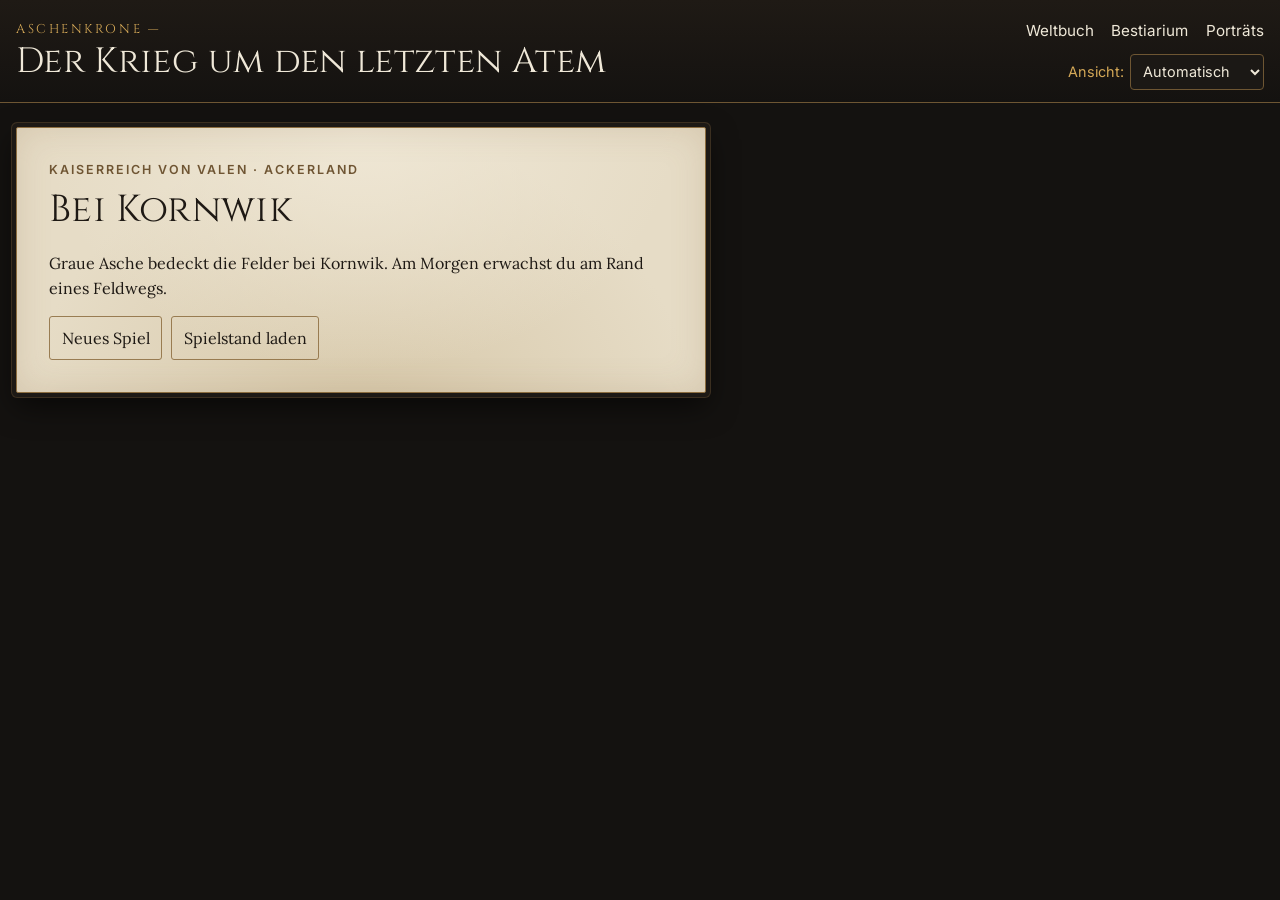
<file: index.html>
<!doctype html>
<html lang="de">
<head>
  <meta charset="utf-8">
  <meta name="viewport" content="width=device-width, initial-scale=1, viewport-fit=cover">
  <title>Aschenkrone · Der Krieg um den letzten Atem</title>
  <link rel="stylesheet" href="bestiarium/stil.css">
  <link rel="stylesheet" href="spiel/stil.css">
  <script defer src="bestiarium/daten.js"></script>
  <script defer src="profilbilder/portraets.js"></script>
  <script defer src="spiel/klassen.js"></script>
  <script defer src="spiel/faehigkeiten.js"></script>
  <script defer src="spiel/kampf.js"></script>
  <script defer src="spiel/startpunkte.js"></script>
  <script defer src="spiel/welt.js"></script>
  <script defer src="spiel/knoten-daten.js"></script>
  <script defer src="spiel/knoten.js"></script>
  <script defer src="spiel/nebenquests-daten.js"></script>
  <script defer src="spiel/nebenquests.js"></script>
  <script defer src="spiel/systeme-daten.js"></script>
  <script defer src="spiel/systeme.js"></script>
  <script defer src="spiel/akt-dialoge.js"></script>
  <script defer src="spiel/regeln.js"></script>
  <script defer src="spiel/kampf-arena.js"></script>
  <script defer src="spiel/npc-portraets.js"></script>
  <script defer src="spiel/kharos-daten.js"></script>
  <script defer src="spiel/kharos.js"></script>
  <script defer src="spiel/npcs.js"></script>
  <script defer src="spiel/karte-daten.js"></script>
  <script defer src="spiel/karte.js"></script>
  <script defer src="spiel/reisekarte-daten.js"></script>
  <script defer src="spiel/reisekarte.js"></script>
  <script defer src="spiel/prolog.js"></script>
  <script defer src="spiel/spiel.js"></script>
  <script defer src="spiel/oberflaeche.js"></script>
</head>
<body>
  <header class="game-header">
    <div class="game-wrap header-inner">
      <div><p class="wordmark">Aschenkrone</p><h1>Der Krieg um den letzten Atem</h1></div>
      <div class="header-controls">
        <div class="header-row">
          <nav aria-label="Nachschlagewerke">
            <a href="lore/index.html">Weltbuch</a>
            <a href="bestiarium/index.html">Bestiarium</a>
            <a href="profilbilder/index.html">Porträts</a>
          </nav>
          <span id="turn-badge" class="turn-badge" hidden></span>
        </div>
        <label class="layout-picker" for="layout-mode">Ansicht:
          <select id="layout-mode">
            <option value="auto">Automatisch</option>
            <option value="compact">Kompakt</option>
            <option value="wide">Breitbild (16:9)</option>
            <option value="ultrawide">Ultrawide</option>
          </select>
        </label>
      </div>
    </div>
  </header>
  <main class="game-wrap">
    <noscript><p>Zum Spielen muss JavaScript im Browser aktiviert sein.</p></noscript>
    <section id="home" class="paper welcome" hidden>
      <p class="overline">Kronreich · Ackerland</p>
      <h2>Bei Kornwik</h2>
      <p>Graue Asche bedeckt die Felder bei Kornwik. Am Morgen erwachst du am Rand eines Feldwegs.</p>
      <div class="actions">
        <button id="continue" class="action primary" hidden>Spiel fortsetzen</button>
        <button id="new-game" class="action">Neues Spiel</button>
        <label for="save-file" class="action file-label">Spielstand laden<input type="file" id="save-file" accept=".json,application/json"></label>
      </div>
      <p id="home-status" role="status"></p>
    </section>

    <section id="creation" class="paper creation" hidden>
      <form id="character-form">
        <h2 id="creation-title" tabindex="-1">Charakter erstellen</h2>
        <label for="character-name">Name</label>
        <input id="character-name" required maxlength="40" autocomplete="off">
        <label for="volk">Volk</label>
        <select id="volk" aria-describedby="volk-description"></select>
        <p id="volk-description" class="hint"></p>
        <label for="origin">Fraktion</label>
        <select id="origin" aria-describedby="faction-description"></select>
        <p id="faction-description" class="hint"></p>
        <label for="class">Klasse</label>
        <select id="class" aria-describedby="class-description"></select>
        <div id="class-description" class="class-description"></div>
        <label for="schwierigkeit">Schwierigkeitsgrad</label>
        <select id="schwierigkeit" aria-describedby="schwierigkeit-description"></select>
        <p id="schwierigkeit-description" class="hint"></p>
        <div id="volk-choice" hidden>
          <label for="volk-wahl">Vielseitig · +1 auf einen Grundwert nach Wahl</label>
          <select id="volk-wahl"></select>
        </div>
        <div class="creation-werte">
        <fieldset id="point-buy"><legend>Grundwerte</legend>
          <p id="points-left" aria-live="polite"></p>
          <div id="point-controls"></div>
        </fieldset>
        <fieldset id="skill-buy" class="point-buy"><legend>Fertigkeiten</legend>
          <p id="skills-left" aria-live="polite"></p>
          <div id="skill-controls"></div>
          <button id="skill-suggest" class="action" type="button">Vorschlag übernehmen</button>
        </fieldset>
        </div>
        <p id="creation-status" role="status"></p>
      </form>
      <!-- Patch 2.6.16: rechte Spalte bleibt stehen: Porträt mit Auswahl, Zusammenfassung, Knöpfe. -->
      <aside class="creation-vorschau" aria-label="Vorschau">
        <figure class="creation-portrait"><div id="preview" class="avatar" role="img"></div><figcaption id="preview-caption"></figcaption></figure>
        <div class="portrait-steuerung">
          <label for="appearance">Porträt</label>
          <select id="appearance" form="character-form"><option value="mann">Männlich</option><option value="frau">Weiblich</option></select>
          <label for="variant">Variante</label>
          <select id="variant" form="character-form"></select>
        </div>
        <section class="creation-summary" aria-label="Zusammenfassung">
          <h3 id="summary-title">Zusammenfassung</h3>
          <p id="summary-faction"></p>
          <p id="summary-class"></p>
          <dl id="preview-stats" class="stat-line"></dl>
        </section>
        <div class="actions creation-knoepfe">
          <button id="character-submit" class="action primary" type="submit" form="character-form">Prolog starten</button>
          <button class="action" type="button" id="cancel">Zurück</button>
        </div>
      </aside>
    </section>

    <section class="prologue" id="prologue" aria-labelledby="intro-title" hidden>
      <div class="prologue-stage">
        <div id="intro-scene" class="prologue-scene">
          <img id="intro-art" class="prologue-art" alt="">
          <div id="intro-portrait" class="avatar prologue-portrait" role="img" hidden></div>
          <div class="prologue-caption" aria-live="polite" aria-atomic="true">
            <p id="intro-location" class="wordmark"></p>
            <h2 id="intro-title" tabindex="-1"></h2>
            <p id="intro-text"></p>
          </div>
        </div>
      </div>
      <div class="actions prologue-controls">
        <button id="intro-toggle" type="button" class="action">Pausieren</button>
        <button id="intro-next" type="button" class="action primary">Weiter</button>
        <button id="intro-skip" type="button" class="action">Prolog überspringen</button>
      </div>
    </section>

    <div class="game-grid" id="play" hidden>
      <nav class="play-shortcuts" aria-label="Spielbereiche">
        <a href="#scene-title">Szene</a>
        <a href="#travel-map">Karte</a>
        <a href="#character-panel">Charakter</a>
        <button type="button" class="hub-open" data-sheet-open>Charakterfenster</button>
        <button type="button" class="hub-open" data-hub-open>Inventar</button>
        <button type="button" class="hub-open" data-reisekarte-open>Reisekarte</button>
      </nav>
      <section class="paper encounter">
        <p class="overline" id="location"></p>
        <h2 id="scene-title" tabindex="-1"></h2>
        <div id="scene-content"></div>
        <p id="turn-status" role="status"></p>
        <div id="scene-actions" class="actions scene-actions"></div>
      </section>
      <div class="travel-tools">
        <aside id="character-panel" class="sidebar" aria-label="Charakter und Reise" tabindex="-1" data-side-tab="karte">
          <section class="hero-head" aria-label="Charakter">
            <div class="party">
              <div id="avatar" class="avatar" role="img"></div>
              <div><h2 id="hero-name"></h2><p id="hero-origin"></p>
                <button type="button" class="action primary hub-launch" data-sheet-open>Charakterfenster öffnen</button></div>
            </div>
            <dl id="vitals" class="stat-line vitals"></dl>
            <section class="progression" aria-labelledby="level-heading">
              <h3 id="level-heading"></h3>
              <progress id="xp-bar" max="75" value="0" aria-label="Erfahrung bis zur nächsten Stufe"></progress>
              <p id="xp-label"></p>
              <div id="training" class="actions"></div>
            </section>
            <details class="glut-help">
              <summary>Glutgleichgewicht</summary>
            <p>Deine Glut ist eine eigene Gabe. In Glutberg stützt sich die Flammenmagie des Ordens auf Glauben und Runen. Angriffszauber verschieben deine Glut um 2 Richtung Zerstörung. Schützen, Binden oder Heilen verschiebt sie um 2 Richtung Erneuerung. Bei +4 oder −4 schlägt die Glut zurück. Deckung bewegt dich einen Schritt zur Mitte.</p>
            </details>
          </section>
          <div class="side-tabs" role="tablist" aria-label="Kompendium">
            <button type="button" role="tab" id="side-tab-karte" aria-controls="side-karte" aria-selected="true" tabindex="0" data-side-tab="karte"><svg viewBox="0 0 24 24" aria-hidden="true"><path d="M3 6l6-2 6 2 6-2v14l-6 2-6-2-6 2z M9 4v14 M15 6v14"/></svg><span class="side-tab-label">Karte</span></button>
            <button type="button" role="tab" id="side-tab-beutel" aria-controls="side-beutel" aria-selected="false" tabindex="-1" data-side-tab="beutel"><svg viewBox="0 0 24 24" aria-hidden="true"><path d="M8 7c0-2 1.5-3 4-3s4 1 4 3 M6 8h12l1 11a2 2 0 0 1-2 2H7a2 2 0 0 1-2-2z M10 4l-1-2 M14 4l1-2"/></svg><span class="side-tab-label">Beutel</span></button>
            <button type="button" role="tab" id="side-tab-chronik" aria-controls="side-chronik" aria-selected="false" tabindex="-1" data-side-tab="chronik"><svg viewBox="0 0 24 24" aria-hidden="true"><path d="M5 4h10a3 3 0 0 1 3 3v13H8a3 3 0 0 1-3-3z M5 17a3 3 0 0 1 3-3h10 M9 8h6 M9 11h4"/></svg><span class="side-tab-label">Chronik</span></button>
            <button type="button" role="tab" id="side-tab-gefaehrten" aria-controls="side-gefaehrten" aria-selected="false" tabindex="-1" data-side-tab="gefaehrten"><svg viewBox="0 0 24 24" aria-hidden="true"><path d="M9 11a3 3 0 1 0 0-6 3 3 0 0 0 0 6z M3 20c0-3.5 2.7-6 6-6s6 2.5 6 6 M16 11a2.5 2.5 0 1 0 0-5 M17 14c2.5.5 4 2.6 4 5.5"/></svg><span class="side-tab-label">Gefährten</span></button>
            <button type="button" role="tab" id="side-tab-einstellungen" aria-controls="side-einstellungen" aria-selected="false" tabindex="-1" data-side-tab="einstellungen" title="Einstellungen"><svg viewBox="0 0 24 24" aria-hidden="true"><path d="M12 15a3 3 0 1 0 0-6 3 3 0 0 0 0 6z M19.4 15a1.7 1.7 0 0 0 .3 1.8l.1.1a2 2 0 1 1-2.8 2.8l-.1-.1a1.7 1.7 0 0 0-1.8-.3 1.7 1.7 0 0 0-1 1.5V21a2 2 0 1 1-4 0v-.1a1.7 1.7 0 0 0-1.1-1.5 1.7 1.7 0 0 0-1.8.3l-.1.1a2 2 0 1 1-2.8-2.8l.1-.1a1.7 1.7 0 0 0 .3-1.8 1.7 1.7 0 0 0-1.5-1H3a2 2 0 1 1 0-4h.1a1.7 1.7 0 0 0 1.5-1.1 1.7 1.7 0 0 0-.3-1.8l-.1-.1a2 2 0 1 1 2.8-2.8l.1.1a1.7 1.7 0 0 0 1.8.3H9a1.7 1.7 0 0 0 1-1.5V3a2 2 0 1 1 4 0v.1a1.7 1.7 0 0 0 1 1.5 1.7 1.7 0 0 0 1.8-.3l.1-.1a2 2 0 1 1 2.8 2.8l-.1.1a1.7 1.7 0 0 0-.3 1.8V9a1.7 1.7 0 0 0 1.5 1H21a2 2 0 1 1 0 4h-.1a1.7 1.7 0 0 0-1.5 1z"/></svg><span class="side-tab-label">Einstellungen</span><span class="side-tab-kurz" aria-hidden="true">⚙</span></button>
          </div>
          <div id="side-karte" class="side-panel" role="tabpanel" aria-labelledby="side-tab-karte">
            <button type="button" class="action primary hub-launch rk-launch" data-reisekarte-open><svg viewBox="0 0 24 24" aria-hidden="true"><path d="M3 6l6-2 6 2 6-2v14l-6 2-6-2-6 2z M9 4v14 M15 6v14"/></svg><span>Reisekarte öffnen</span></button>
            <details id="travel-map" class="travel-map" open>
              <summary id="map-title">Karte</summary>
              <p id="map-status" class="map-status"></p>
              <div id="map-destinations" class="actions map-destinations" role="group" aria-label="Erreichbare Reiseziele"></div>
              <div id="map-plan" class="actions map-plan"></div>
            </details>
          </div>
          <div id="side-beutel" class="side-panel" role="tabpanel" aria-labelledby="side-tab-beutel">
            <details open><summary>Gruppenvorrat und deine Ausrüstung</summary><p id="equipment"></p>
              <p id="bag-summary" class="bag-summary"></p>
              <button type="button" class="action primary hub-launch" data-hub-open>Inventar öffnen</button><ul id="inventory" class="inventory-list"></ul></details>
          </div>
          <div id="side-chronik" class="side-panel" role="tabpanel" aria-labelledby="side-tab-chronik">
            <section class="travel-objective" aria-labelledby="objective-heading">
              <h3 id="objective-heading">Reiseauftrag</h3>
              <p id="objective"></p>
              <ul id="quest-clues" hidden></ul>
            </section>
            <details open><summary id="questlog-summary">Questlog</summary>
              <div class="quest-clock-row"><p id="quest-clock" class="quest-clock"></p>
                <details class="help-tip"><summary aria-label="Wie Fristen zählen" title="Wie Fristen zählen">?</summary>
                <p class="quest-help">Fristen laufen in Schritten: Entscheidungen, Reise-Etappen, Kampfrunden, Herstellung und Auftragsaktionen. Lesen, Ausrüsten, Handel und Pausen kosten keine Zeit. Begleiteraufträge müssen vor Ablauf am Treffpunkt abgegeben werden.</p></details>
              </div>
              <div id="quest-filters" class="actions" role="group" aria-label="Aufträge filtern"></div>
              <ul id="companion-quests" class="inventory-list"></ul></details>
            <details open><summary>Reisejournal</summary><ol id="journal"></ol></details>
          </div>
          <div id="side-gefaehrten" class="side-panel" role="tabpanel" aria-labelledby="side-tab-gefaehrten">
            <details open><summary id="party-count">Gefährten</summary><ul id="party-members" class="inventory-list gef-trupp"></ul>
              <p id="party-synergien" class="gef-synergien"></p>
              <section id="gef-reserve" class="gef-zone" aria-labelledby="gef-reserve-titel"></section>
              <section id="gef-gesandte" class="gef-zone" aria-labelledby="gef-gesandte-titel"></section>
              <details><summary>Mögliche Treffpunkte</summary><ul id="party-leads"></ul></details>
            </details>
            <details><summary>Fraktionsruf</summary><ul id="faction-ruf" class="inventory-list"></ul></details>
            <details><summary>Eigenschaften</summary>
              <h4 class="sheet-heading">Grundwerte</h4><dl id="attributes" class="stat-line"></dl>
              <h4 class="sheet-heading">Fertigkeiten</h4><dl id="skills" class="stat-line"></dl>
              <div id="class-sheet"></div>
            </details>
            <div class="actions save-actions">
              <button id="legacy-build" class="action" hidden>Held an das neue Klassensystem anpassen</button>
            </div>
          </div>
          <div id="side-einstellungen" class="side-panel einstellungen" role="tabpanel" aria-labelledby="side-tab-einstellungen">
            <details open><summary>Spielstand speichern</summary>
              <div class="actions save-actions">
                <button id="save-now" class="action">Lokal speichern</button>
                <button id="export" class="action">Spielstand als Datei exportieren</button>
              </div>
              <p id="save-status" class="save-badge" role="status"></p>
            </details>
            <details open><summary>Spielstand laden</summary>
              <div class="actions save-actions">
                <button id="load-local" class="action">Letzten lokalen Spielstand laden</button>
                <button id="load-wegpunkt" class="action">Wegpunkt vor letzter Schlacht laden</button>
                <label for="save-file-play" class="action file-label">Spielstand-Datei importieren<input type="file" id="save-file-play" accept=".json,application/json"></label>
              </div>
              <p id="load-status" role="status"></p>
            </details>
            <details open><summary>Schwierigkeitsgrad</summary>
              <label class="option-row">Schwierigkeit dieses Spielstands
                <select id="opt-schwierigkeit"></select></label>
              <p id="opt-schwierigkeit-hinweis" class="hint"></p>
              <div id="ruhmeshalle" class="ruhmeshalle"></div>
            </details>
            <details open><summary>Optionen</summary>
              <label class="option-row"><input type="checkbox" id="opt-punkte"> Vor Bosskämpfen an ungenutzte Aufstiegspunkte erinnern</label>
              <label class="option-row">Begleiter-Einwürfe in Dialogen &amp; am Lagerfeuer
                <select id="opt-einwuerfe"><option value="HÄUFIG">Häufig</option><option value="NORMAL">Normal</option><option value="SELTEN">Selten</option></select></label>
              <label class="option-row">Kampflog-Anzeige
                <select id="opt-kampflog"><option value="KOMPAKT">Kompakt</option><option value="AUSFÜHRLICH">Ausführlich</option></select></label>
            </details>
            <div class="actions save-actions">
              <button id="menu" class="action">Hauptmenü</button>
            </div>
            <div id="menu-confirm" class="menu-confirm" hidden>
              <p>Möchtest du wirklich zum Hauptmenü zurückkehren? Nicht gespeicherter Fortschritt geht verloren.</p>
              <div class="actions"><button id="menu-yes" class="action primary">Zum Hauptmenü</button><button id="menu-no" class="action">Abbrechen</button></div>
            </div>
          </div>
        </aside>
      </div>
    </div>
  </main>
  <dialog id="inventory-hub" class="inventory-hub inv-hub pergament" aria-labelledby="hub-title">
    <div class="hub-head">
      <div><p class="overline" id="hub-place"></p><h2 id="hub-title">Inventar</h2></div>
      <button type="button" id="hub-close" class="action">Schließen</button>
    </div>
    <div class="inv-body">
      <section class="inv-links hub-gear" aria-labelledby="hub-gear-title">
        <h3 id="hub-gear-title" class="hub-section-title">Ausrüstung</h3>
        <div id="hub-member" class="inv-member" role="group" aria-label="Gruppenmitglied wählen" hidden></div>
        <ul id="hub-slots" class="inv-slots" aria-label="Ausrüstungsplätze"></ul>
        <dl id="hub-stats" class="hub-stats inv-stats"></dl>
        <p id="hub-compare" class="hub-compare" aria-live="polite"></p>
        <div class="inv-links-fuss">
          <button type="button" id="hub-unequip-all" class="action hub-unequip-all">Alles ablegen</button>
          <p id="hub-silver" class="hub-silver"></p>
        </div>
        <div id="hub-belt" class="hub-belt" aria-label="Gürtel"></div>
        <div id="hub-relikt" class="hub-relikt" aria-label="Gruppen-Relikt" hidden></div>
      </section>
      <section class="inv-rechts" aria-label="Rucksack, Kontor-Lager und Handel">
        <div class="hub-tabs" role="tablist" aria-label="Inventar">
          <button type="button" role="tab" id="hub-tab-bag" aria-controls="hub-items" data-tab="bag"></button>
          <button type="button" role="tab" id="hub-tab-storage" aria-controls="hub-items" data-tab="storage"></button>
          <button type="button" role="tab" id="hub-tab-trade" aria-controls="hub-items" data-tab="trade"></button>
        </div>
        <div id="hub-items" class="hub-items" role="tabpanel" aria-label="Gegenstände"></div>
      </section>
    </div>
    <p id="hub-status" class="hub-status" role="status"></p>
  </dialog>
  <dialog id="character-sheet" class="inventory-hub character-sheet pergament" aria-labelledby="sheet-title">
    <div class="hub-head">
      <div class="sheet-who">
        <div id="sheet-avatar" class="avatar sheet-avatar" role="img"></div>
        <div><p class="overline" id="sheet-origin"></p><h2 id="sheet-title">Charakter</h2></div>
      </div>
      <button type="button" id="sheet-close" class="action">Schließen</button>
    </div>
    <div class="sheet-vitals">
      <div class="sheet-meter sheet-meter-xp"><div class="sheet-meter-head"><span id="sheet-level"></span><strong id="sheet-xp-text"></strong></div>
        <progress id="sheet-xp" max="1" value="0" aria-label="Erfahrung bis zur nächsten Stufe"></progress></div>
      <div class="sheet-meter sheet-meter-hp"><div class="sheet-meter-head"><span>Lebenspunkte</span><strong id="sheet-hp-text"></strong></div>
        <progress id="sheet-hp" max="1" value="0" aria-label="Lebenspunkte"></progress></div>
      <div class="sheet-meter sheet-meter-ember"><div class="sheet-meter-head"><span>Glut</span><strong id="sheet-ember-text"></strong></div>
        <progress id="sheet-ember" max="1" value="0" aria-label="Glut"></progress></div>
    </div>
    <div class="hub-tabs" role="tablist" aria-label="Charakter">
      <button type="button" role="tab" id="sheet-tab-stand" aria-controls="sheet-panel" data-sheet-tab="stand">Stand</button>
      <button type="button" role="tab" id="sheet-tab-werte" aria-controls="sheet-panel" data-sheet-tab="werte">Werte</button>
      <button type="button" role="tab" id="sheet-tab-aufstieg" aria-controls="sheet-panel" data-sheet-tab="aufstieg">Aufstieg</button>
      <button type="button" role="tab" id="sheet-tab-effekte" aria-controls="sheet-panel" data-sheet-tab="effekte">Effekte</button>
    </div>
    <div id="sheet-panel" class="sheet-panel" role="tabpanel" tabindex="0"></div>
  </dialog>
  <dialog id="reisekarte" class="inventory-hub reisekarte pergament" aria-labelledby="rk-title">
    <div class="hub-head">
      <div><p class="overline" id="rk-place"></p><h2 id="rk-title">Reisekarte</h2></div>
      <button type="button" id="rk-marsch-weiter" class="action rk-marsch-weiter">Marsch überspringen</button>
      <button type="button" id="rk-close" class="action">Schließen</button>
    </div>
    <div class="rk-tools">
      <div id="rk-filter" class="rk-filter" role="group" aria-label="Auf der Karte zeigen"></div>
      <div class="map-zoom rk-zoom" role="group" aria-label="Kartenansicht">
        <button type="button" data-rk-zoom="-1" aria-label="Herauszoomen">−</button>
        <button type="button" data-rk-zoom="1" aria-label="Hineinzoomen">+</button>
        <button type="button" id="rk-zu-mir">Zu mir</button>
        <select id="rk-region" aria-label="Gebiet zeigen">
          <option value="">Gebiet …</option>
          <option value="welt">Ganze Welt</option>
          <option value="menschen">Menschen</option>
          <option value="untote">Untote</option>
          <option value="elfen">Elfen</option>
          <option value="orks">Orks</option>
          <option value="zwerge">Zwerge</option>
        </select>
      </div>
    </div>
    <div class="rk-body">
      <div id="rk-scroll" class="rk-scroll" role="region" aria-label="Weltkarte: Mausrad oder zwei Finger zoomen, Ziehen oder Pfeiltasten verschieben" tabindex="0">
        <svg id="rk-svg" class="rk-svg" xmlns="http://www.w3.org/2000/svg"></svg>
      </div>
      <aside id="rk-info" class="rk-info" aria-live="polite"></aside>
    </div>
    <p class="rk-legend"><span class="rk-key rk-key-kernland">Kernland</span><span class="rk-key rk-key-grenzland">Grenzland</span><span class="rk-key rk-key-pass">Pass</span><span class="rk-key rk-key-dorfweg">Dorfweg</span><span class="rk-key rk-key-seeweg">Seeweg</span><span class="rk-key rk-key-ziel">erreichbar</span><span class="rk-key rk-key-abgabe">Bericht erwartet</span></p>
  </dialog>
  <dialog id="npc-dialog" class="npc-dialog pergament" aria-labelledby="npc-name" aria-describedby="npc-text">
    <header class="npc-kopf">
      <div id="npc-portrait" class="npc-portrait" aria-hidden="true"></div>
      <div class="npc-wer">
        <p class="overline" id="npc-ort"></p>
        <h2 id="npc-name"></h2>
        <p id="npc-titel" class="npc-titel"></p>
        <p id="npc-stand" class="npc-stand"></p>
      </div>
      <button type="button" id="npc-close" class="npc-close" aria-label="Gespräch beenden">×</button>
    </header>
    <div id="npc-body" class="npc-body">
      <div id="npc-text" class="npc-text" aria-live="polite"></div>
      <ol id="npc-optionen" class="npc-optionen" aria-label="Antworten · Tasten 1 bis 9"></ol>
    </div>
  </dialog>
</body>
</html>
</file>
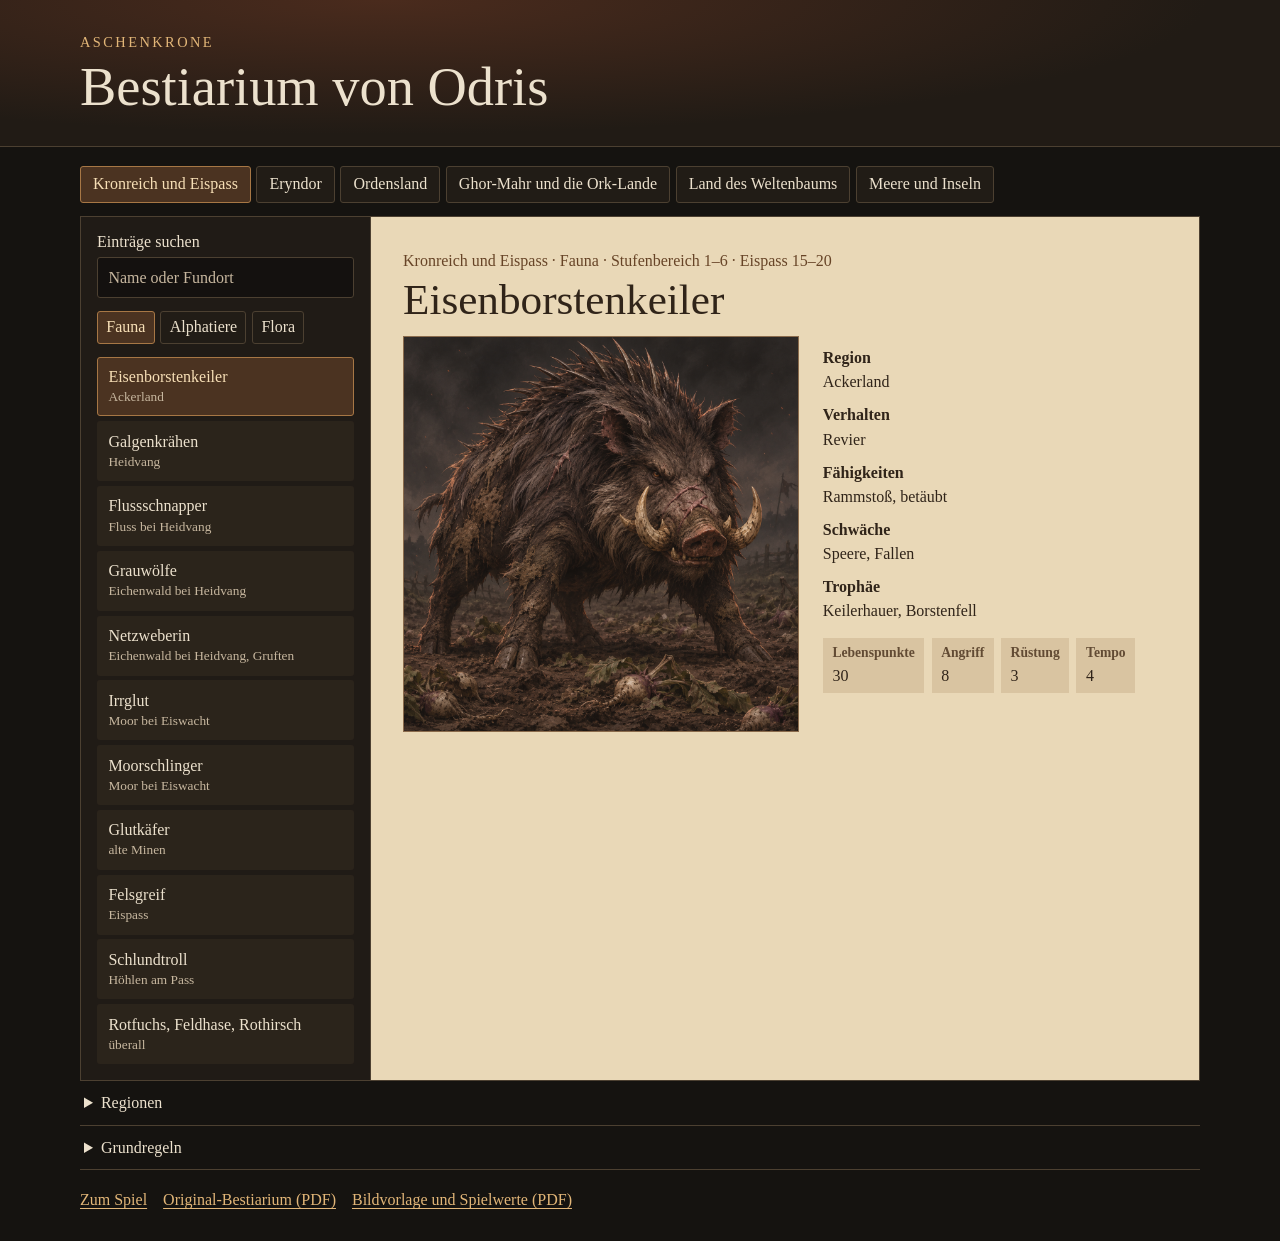
<file: bestiarium/index.html>
<!doctype html>
<html lang="de">
<head>
  <meta charset="utf-8">
  <meta name="viewport" content="width=device-width, initial-scale=1">
  <title>Bestiarium von Odris · Aschenkrone</title>
  <link rel="stylesheet" href="stil.css">
  <script defer src="daten.js"></script>
  <script defer src="bestiarium.js"></script>
</head>
<body>
  <header class="masthead">
    <div class="wrap">
      <p class="wordmark">Aschenkrone</p>
      <h1>Bestiarium von Odris</h1>
    </div>
  </header>
  <main class="wrap">
    <nav class="lands" aria-label="Landmassen" id="lands"></nav>
    <section class="catalog" aria-label="Bestiarium">
      <aside class="index">
        <label for="search">Einträge suchen</label>
        <input id="search" type="search" placeholder="Name oder Fundort" autocomplete="off">
        <div class="kinds" aria-label="Art des Eintrags" role="group" id="kinds"></div>
        <ul id="entries" aria-label="Einträge"></ul>
      </aside>
      <article class="detail" id="detail"></article>
    </section>
    <details class="reference" id="regions"><summary>Regionen</summary><dl id="region-list"></dl></details>
    <details class="reference">
      <summary>Grundregeln</summary>
      <dl>
        <dt>Scheu</dt><dd>Flieht bei Gefahr, greift nur in die Enge getrieben an. Jagen (Probe, um es zu stellen), beobachten, in Ruhe lassen.</dd>
        <dt>Revier</dt><dd>Greift an, wenn man ihm zu nah kommt oder es stört. Umgehen (Heimlichkeit), vertreiben (Einschüchtern, Feuer), kämpfen.</dd>
        <dt>Jäger</dt><dd>Sucht aktiv nach Beute, vor allem nachts beim Lagern. Wachen aufstellen, Feuer, Fallen, kämpfen.</dd>
        <dt>Verteilung</dt><dd>Jede Region hat eine Liste von Kreaturen für Zufallsbegegnungen. In Nestern und Höhlen sind die Kreaturen stärker und zahlreicher. Dort gibt es bessere Beute und oft eine Truhe früherer Opfer. Nachts sind Jäger häufiger.</dd>
        <dt>Aschenflut</dt><dd>Mit steigender Flut werden Tiere zu stärkeren Aschen-Varianten mit grauem Körper und glühenden Augen. Sie sind schwach gegen Feuer. Ab 30 % Flut tauchen sie im Norden auf, ab 60 % überall. Wer die Flut zurückdrängt, sieht die Tiere wieder gesund.</dd>
        <dt>Alphatiere</dt><dd>Benannte Einzeltiere kündigen sich durch Spuren, Gerüchte und Opfer an. Sie haben eigene Fähigkeiten und eine Chance auf legendäre Beute. Jedes Alphatier gibt es nur einmal pro Spiel.</dd>
        <dt>Beute</dt><dd>Kreaturen lassen Trophäen fallen. Pflanzen erkennt man mit Naturmagie oder Wissen und kann sie sammeln. Beides lässt sich verkaufen und später im Handwerk verwenden.</dd>
      </dl>
    </details>
    <footer><a href="../index.html">Zum Spiel</a><a href="../quellen/bestiarium.pdf">Original-Bestiarium (PDF)</a><a href="../quellen/arbeitsanweisung-modelle.pdf">Bildvorlage und Spielwerte (PDF)</a></footer>
  </main>
</body>
</html>
</file>
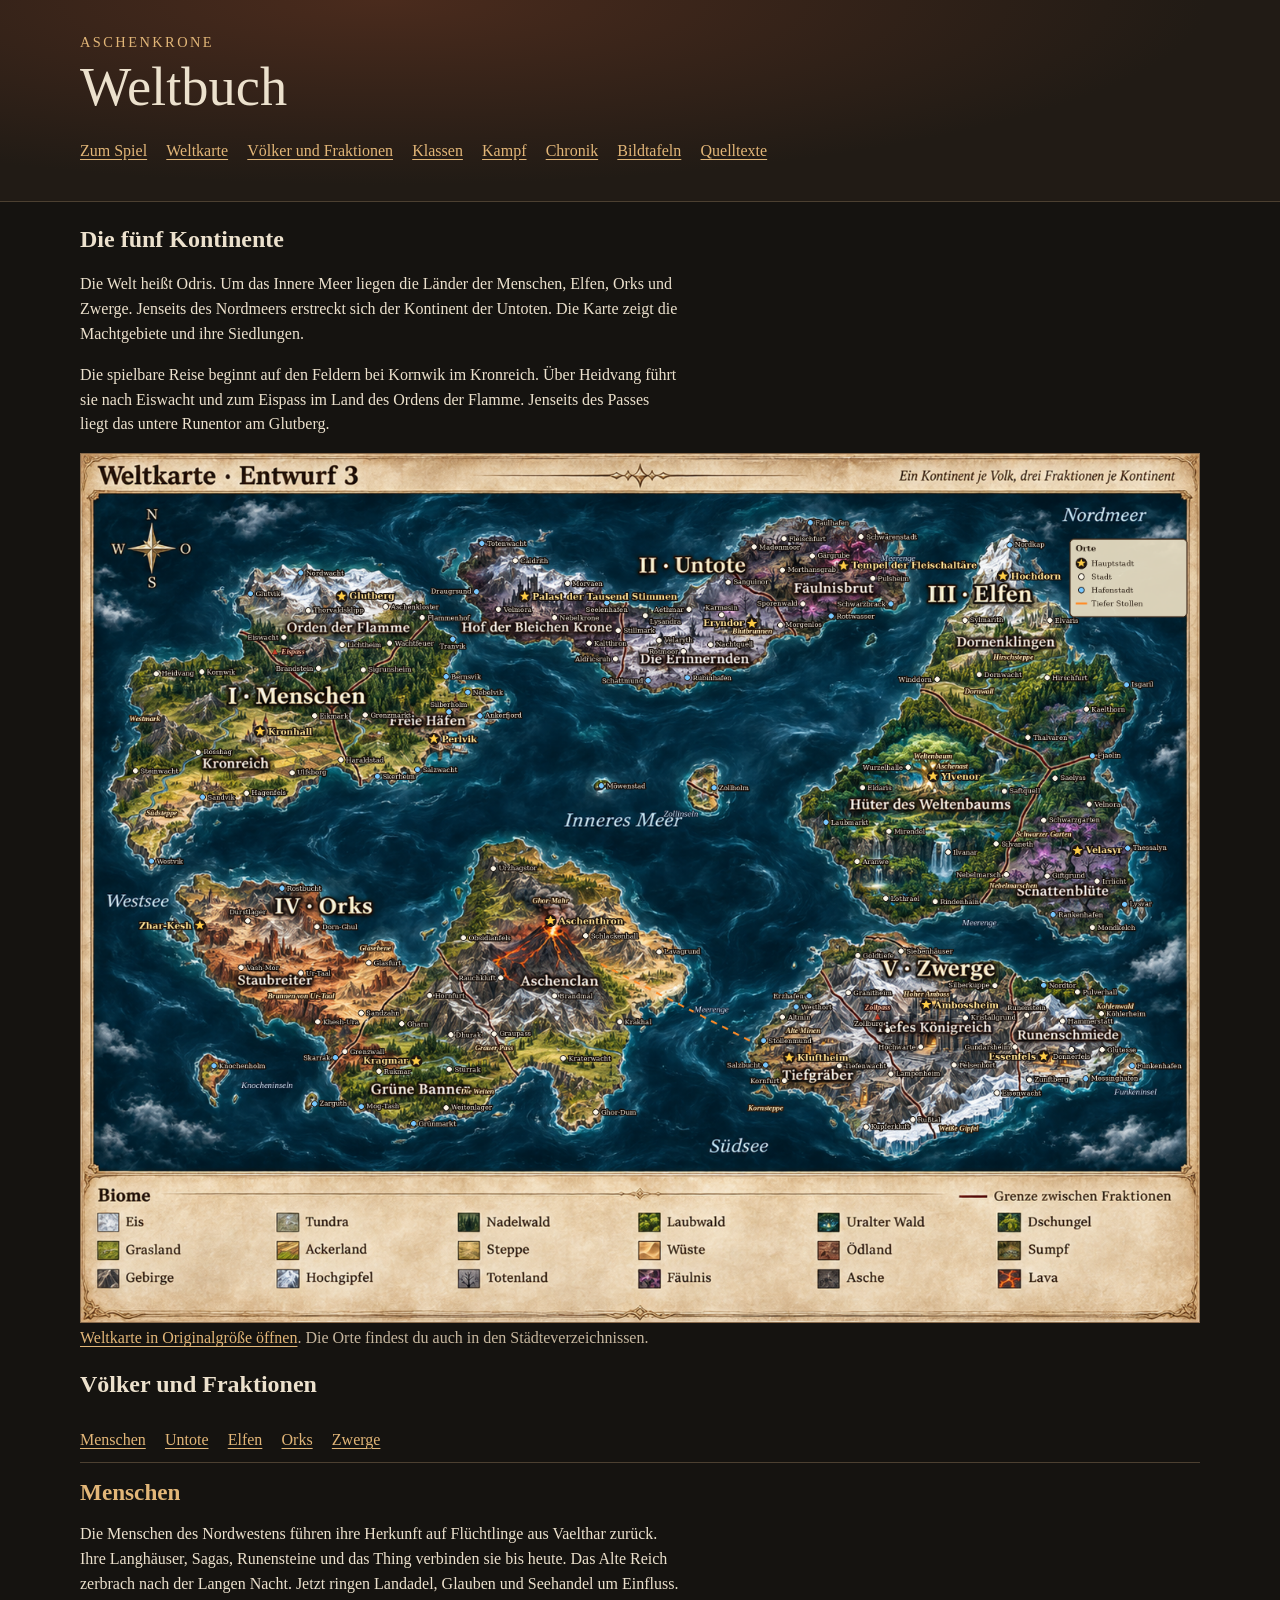
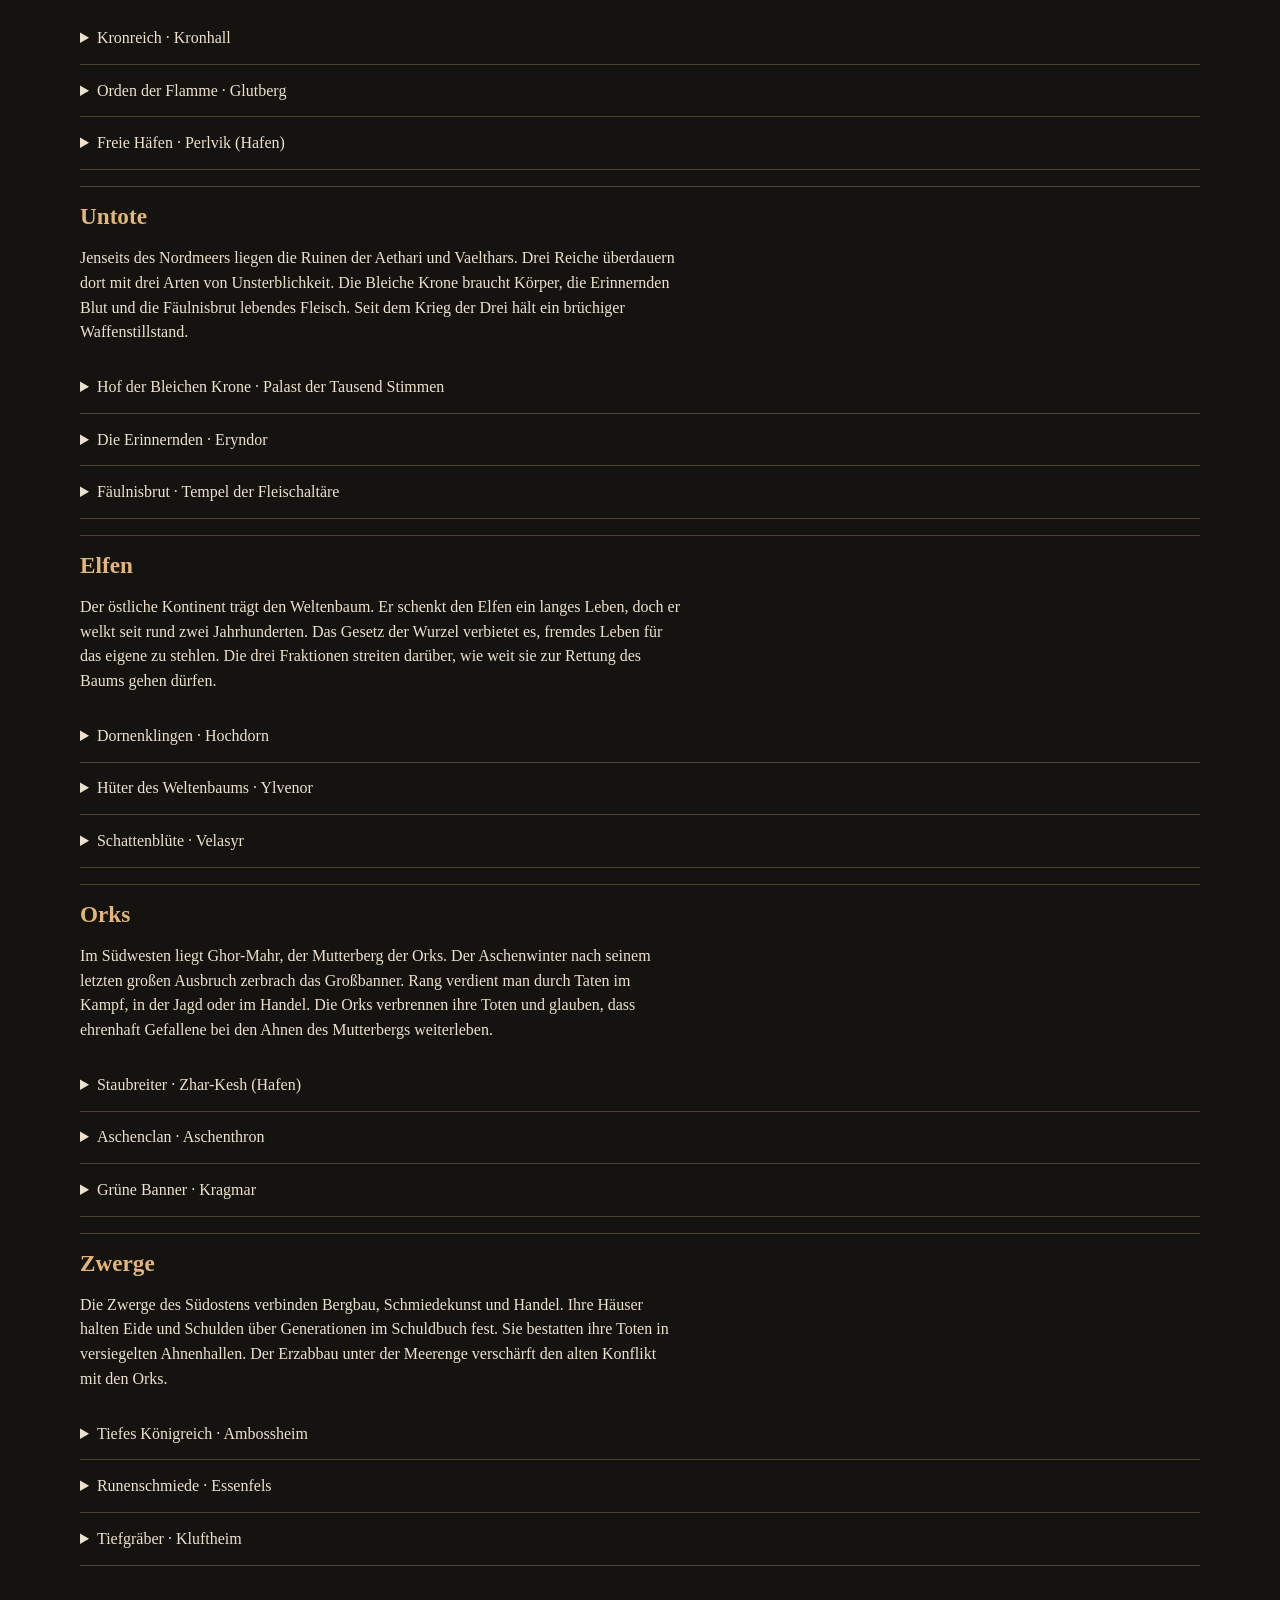
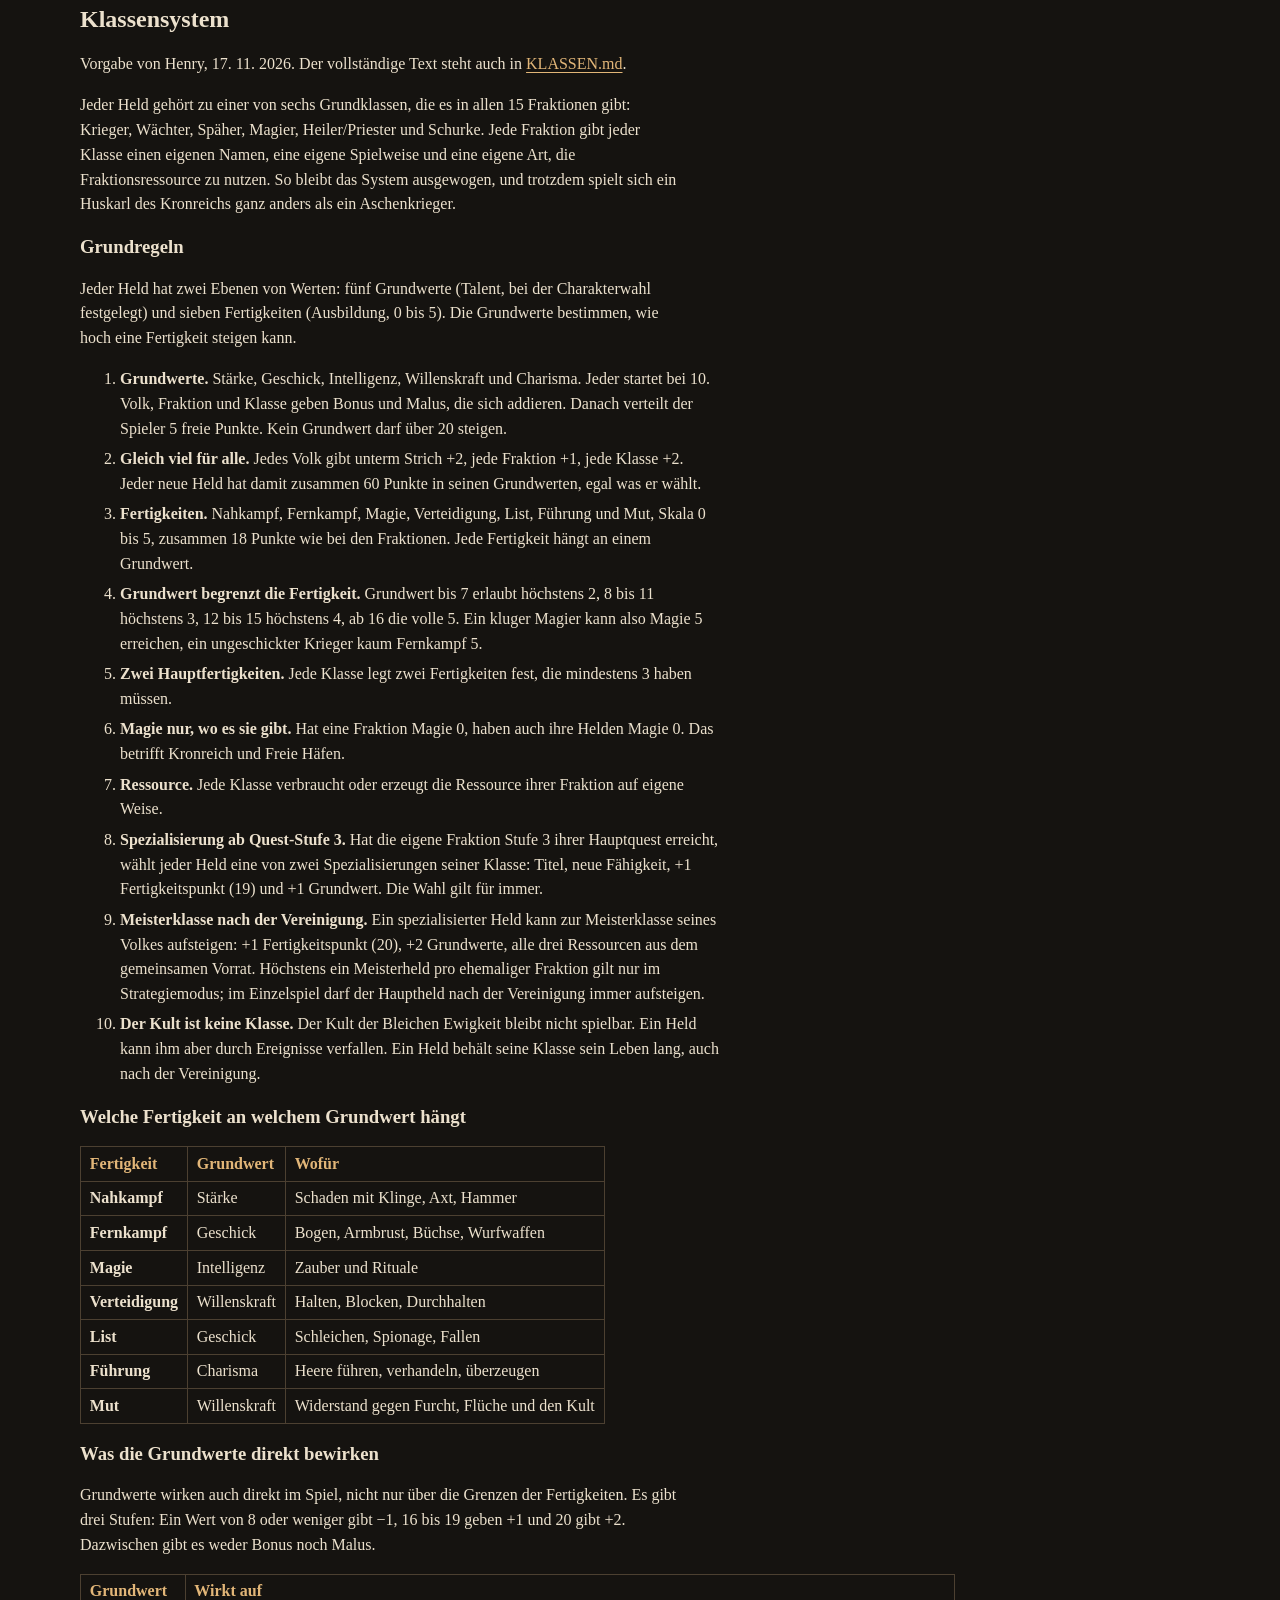
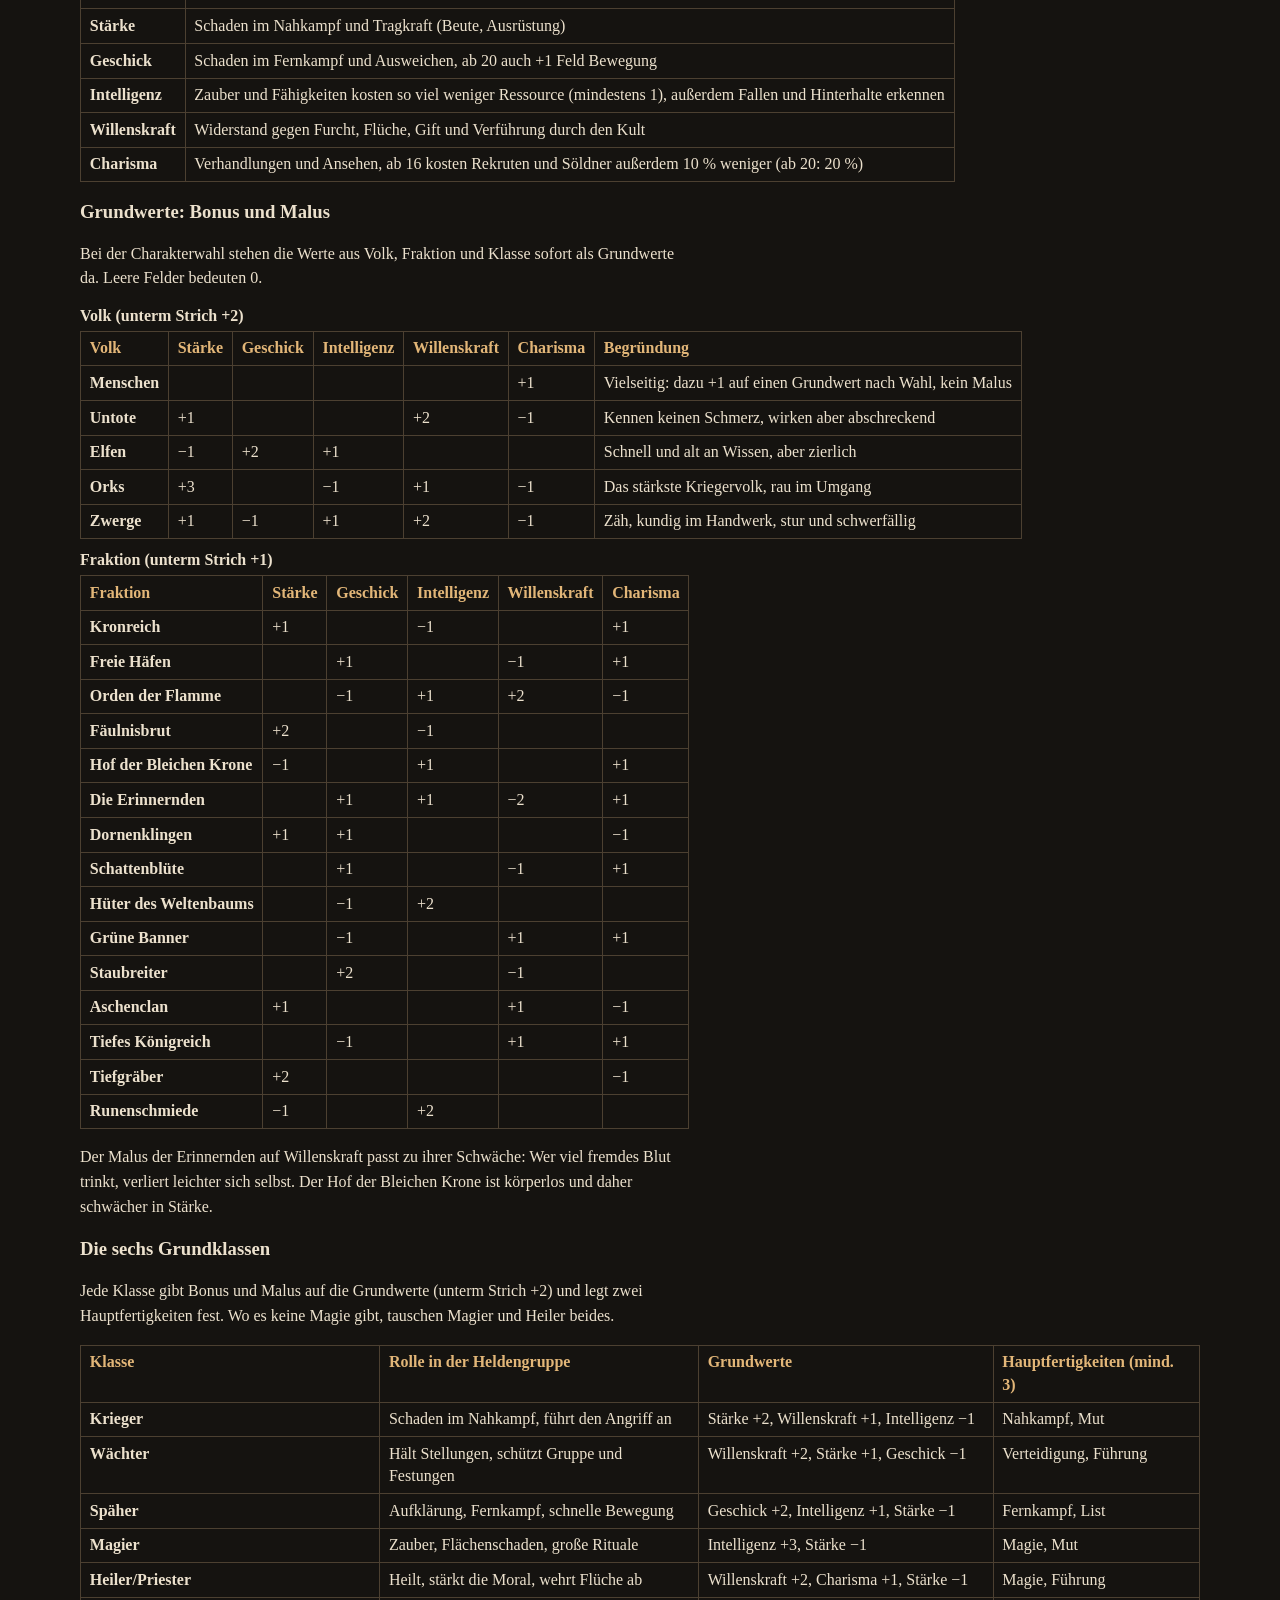
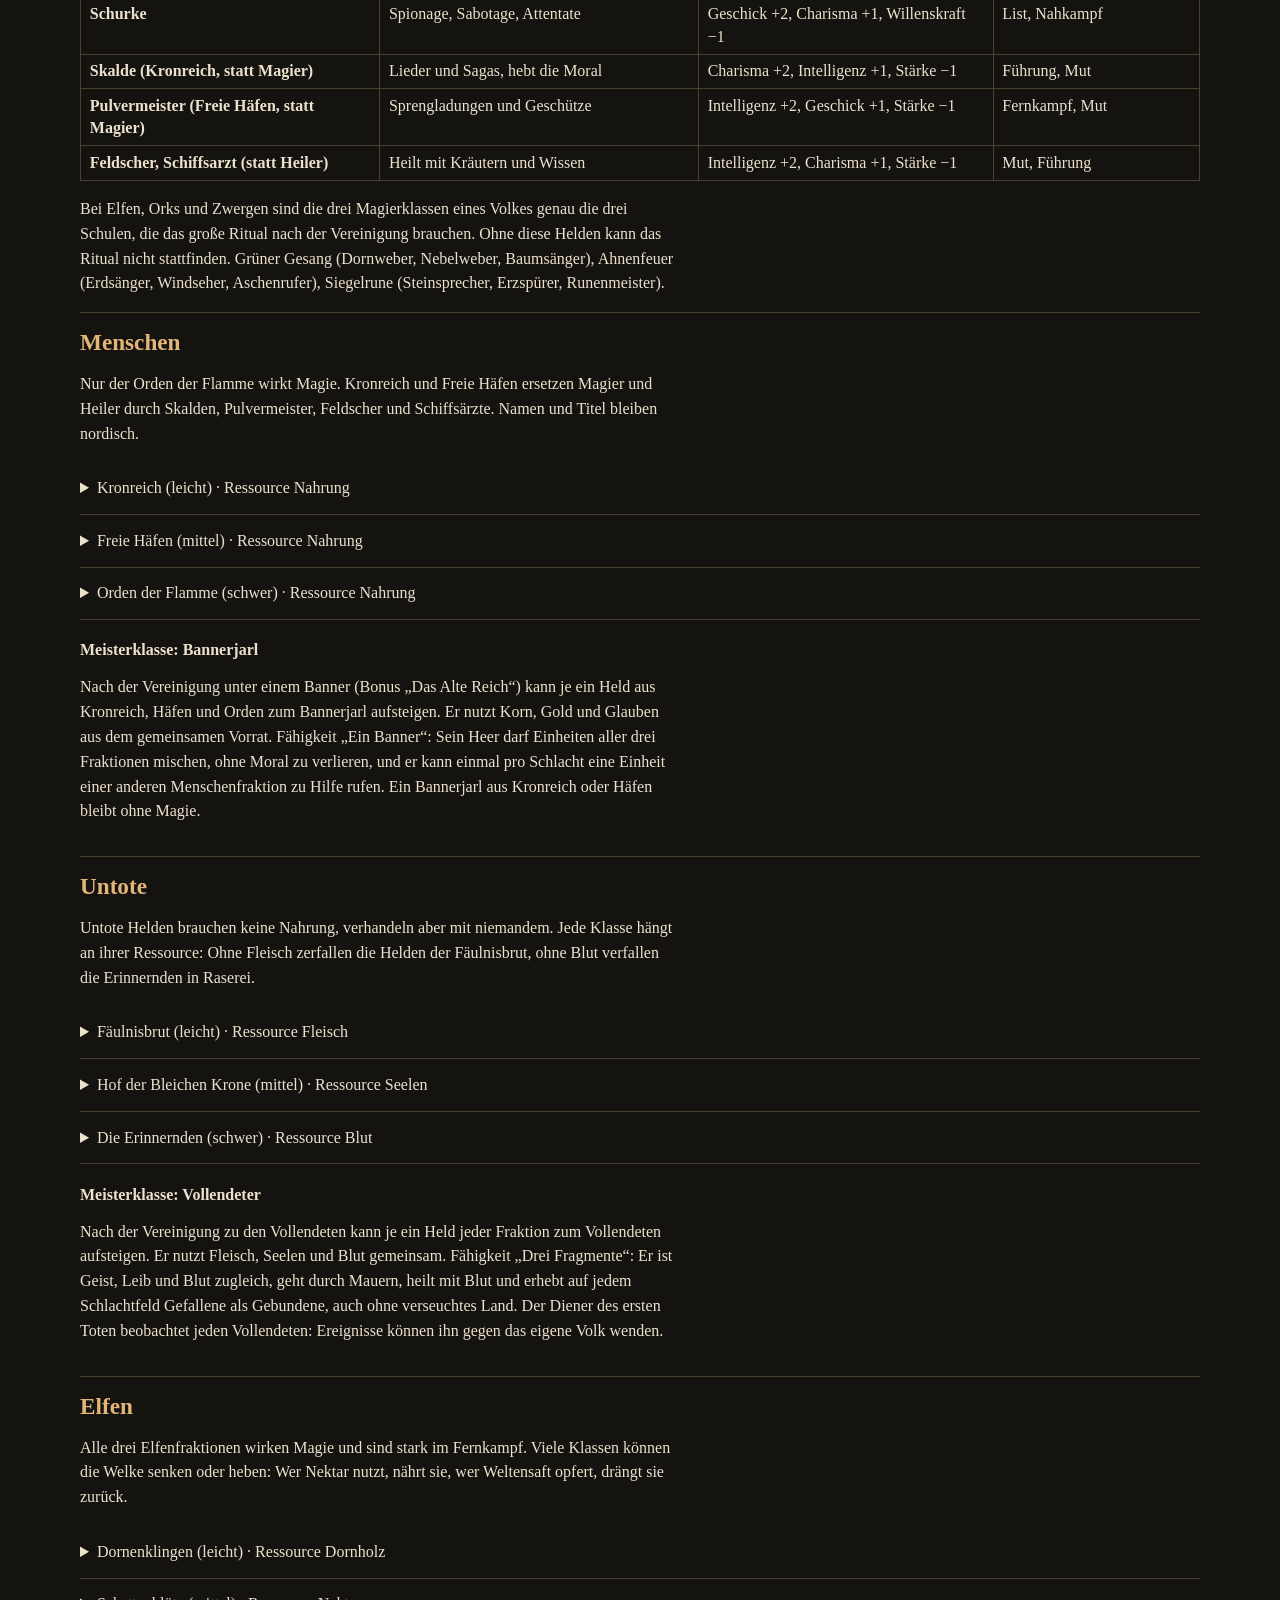
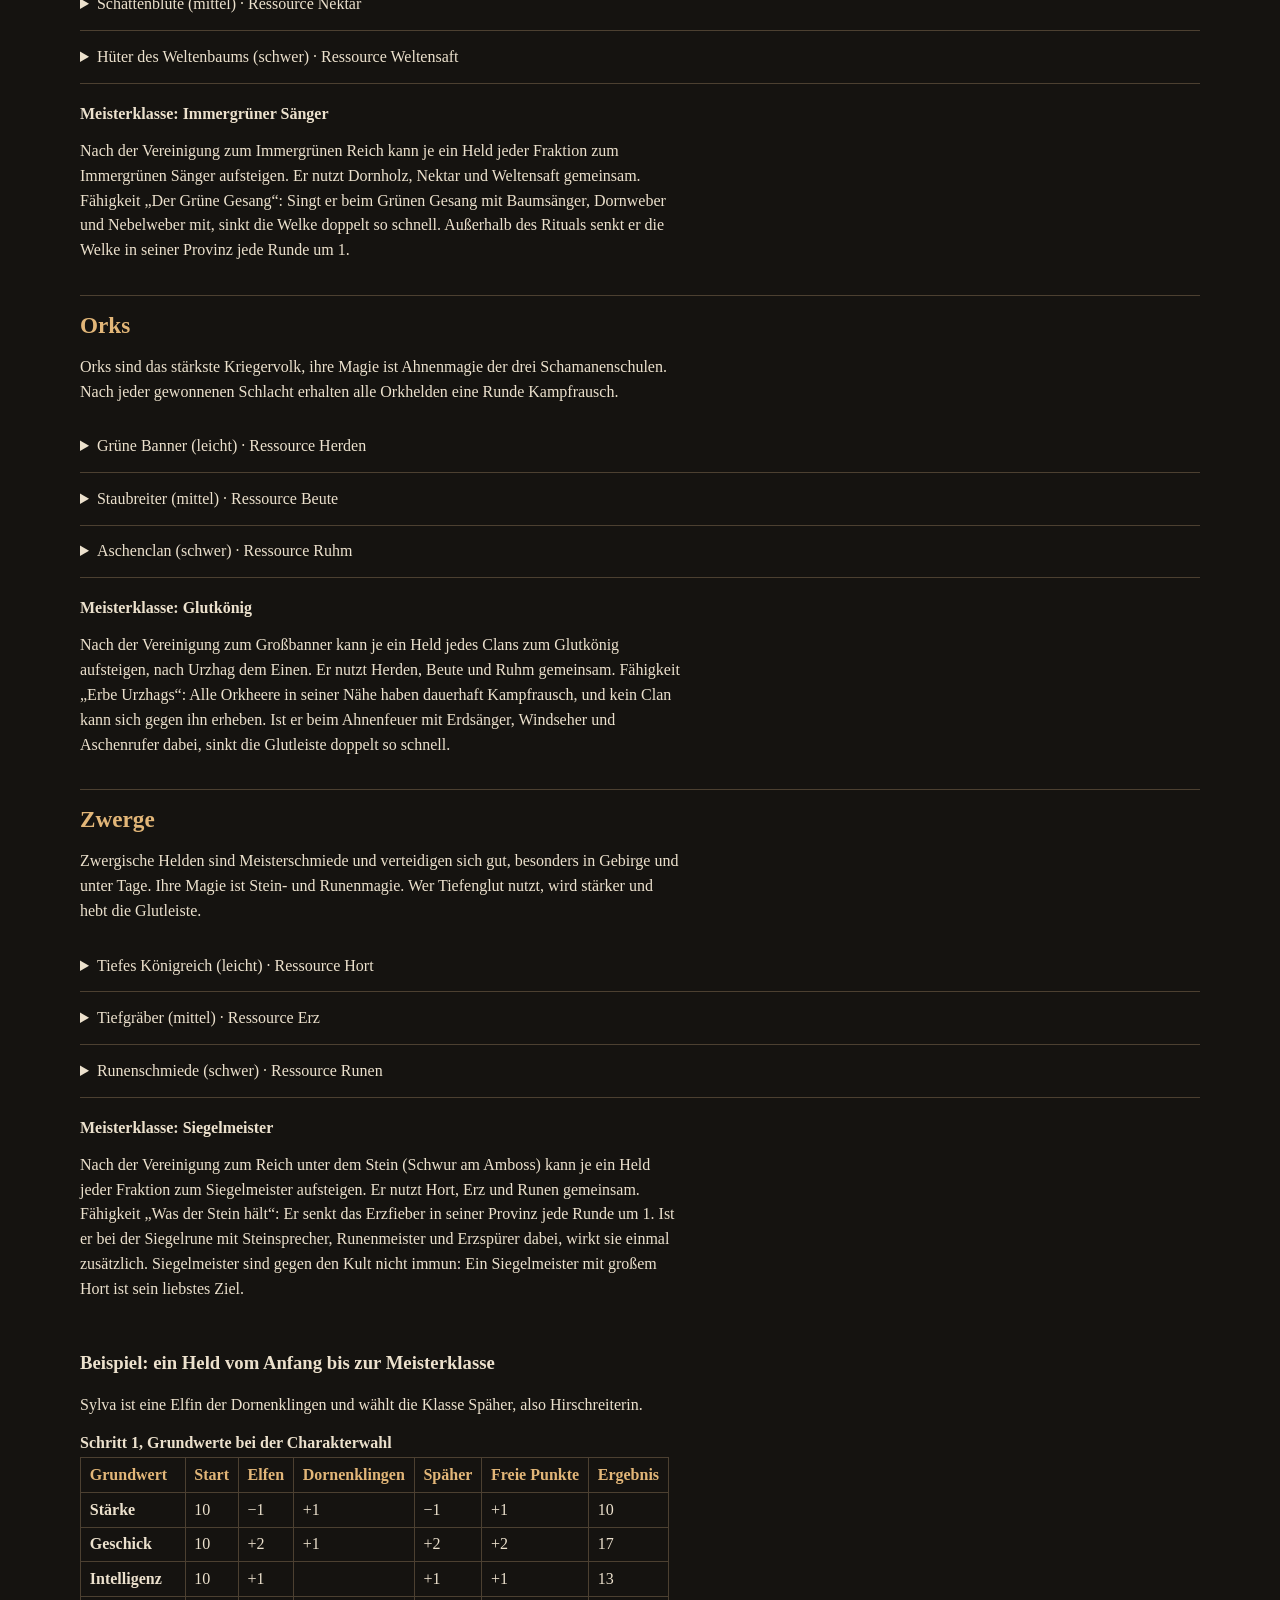
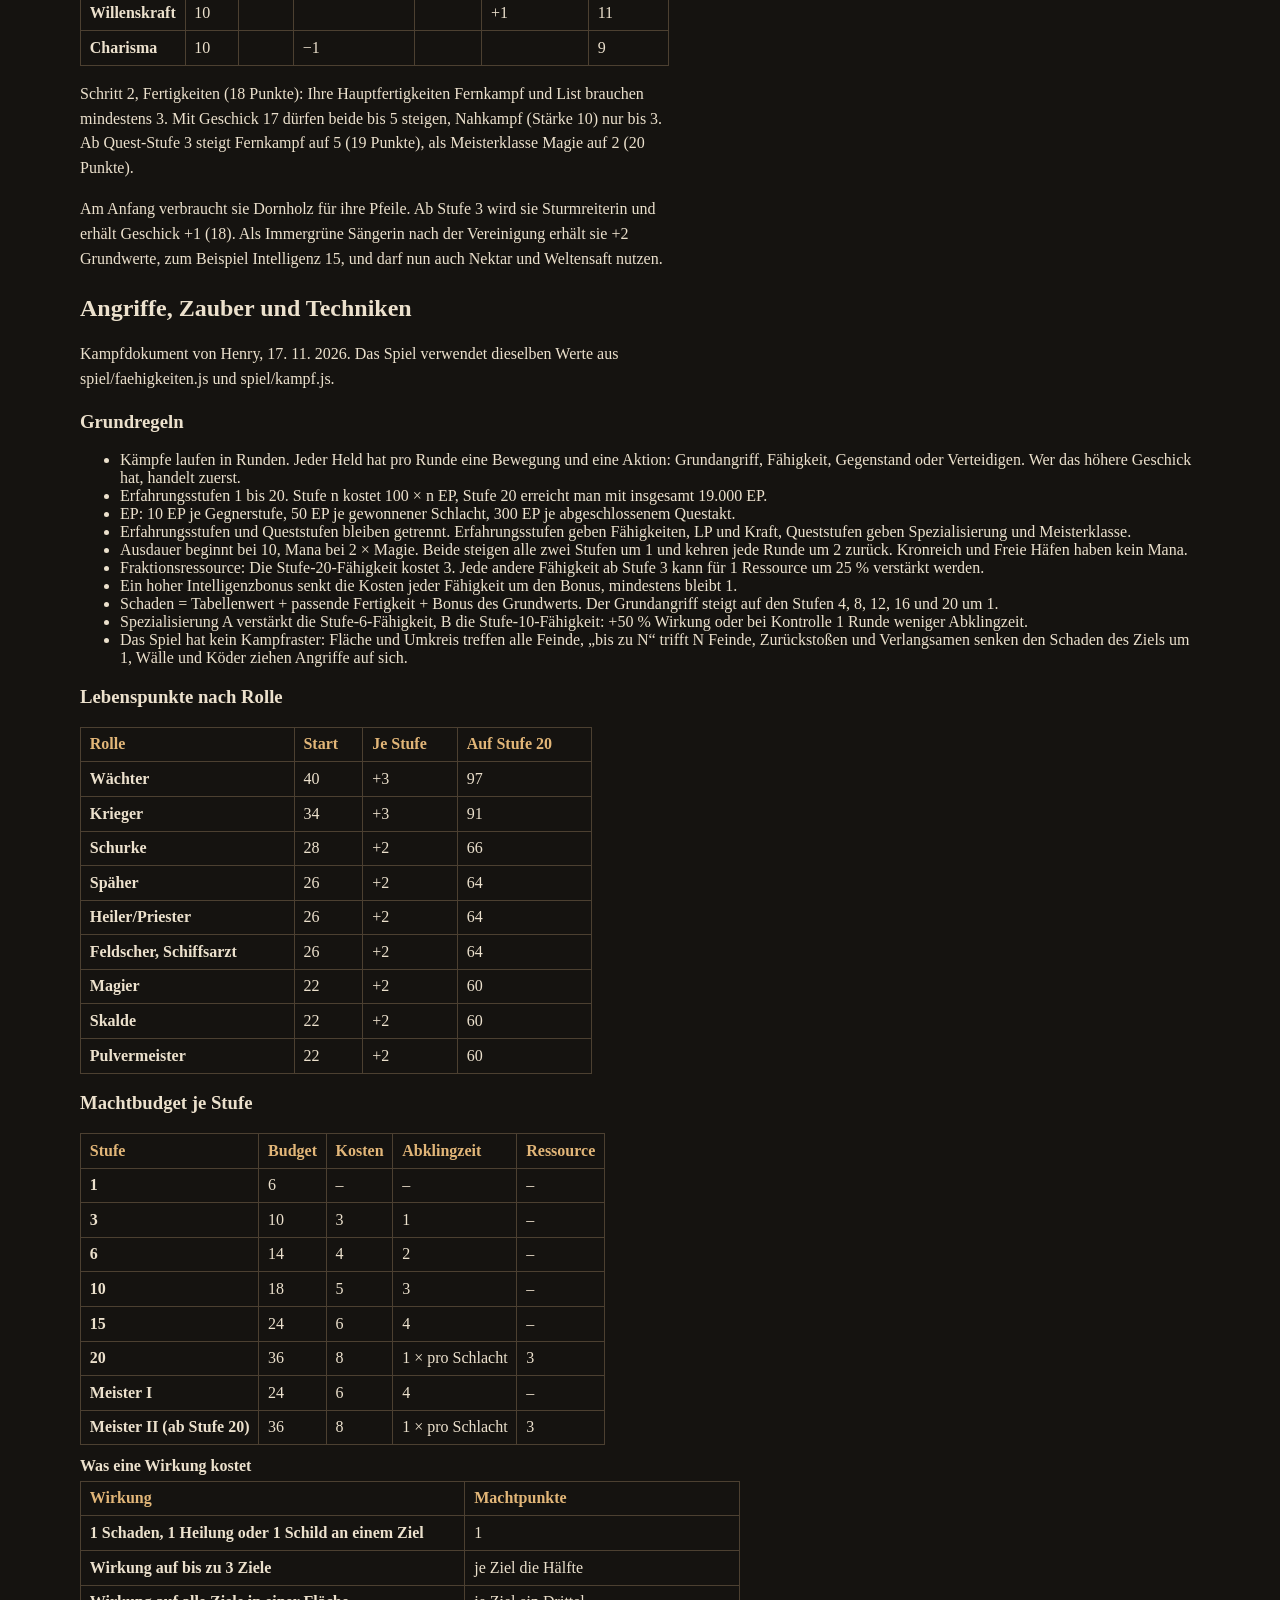
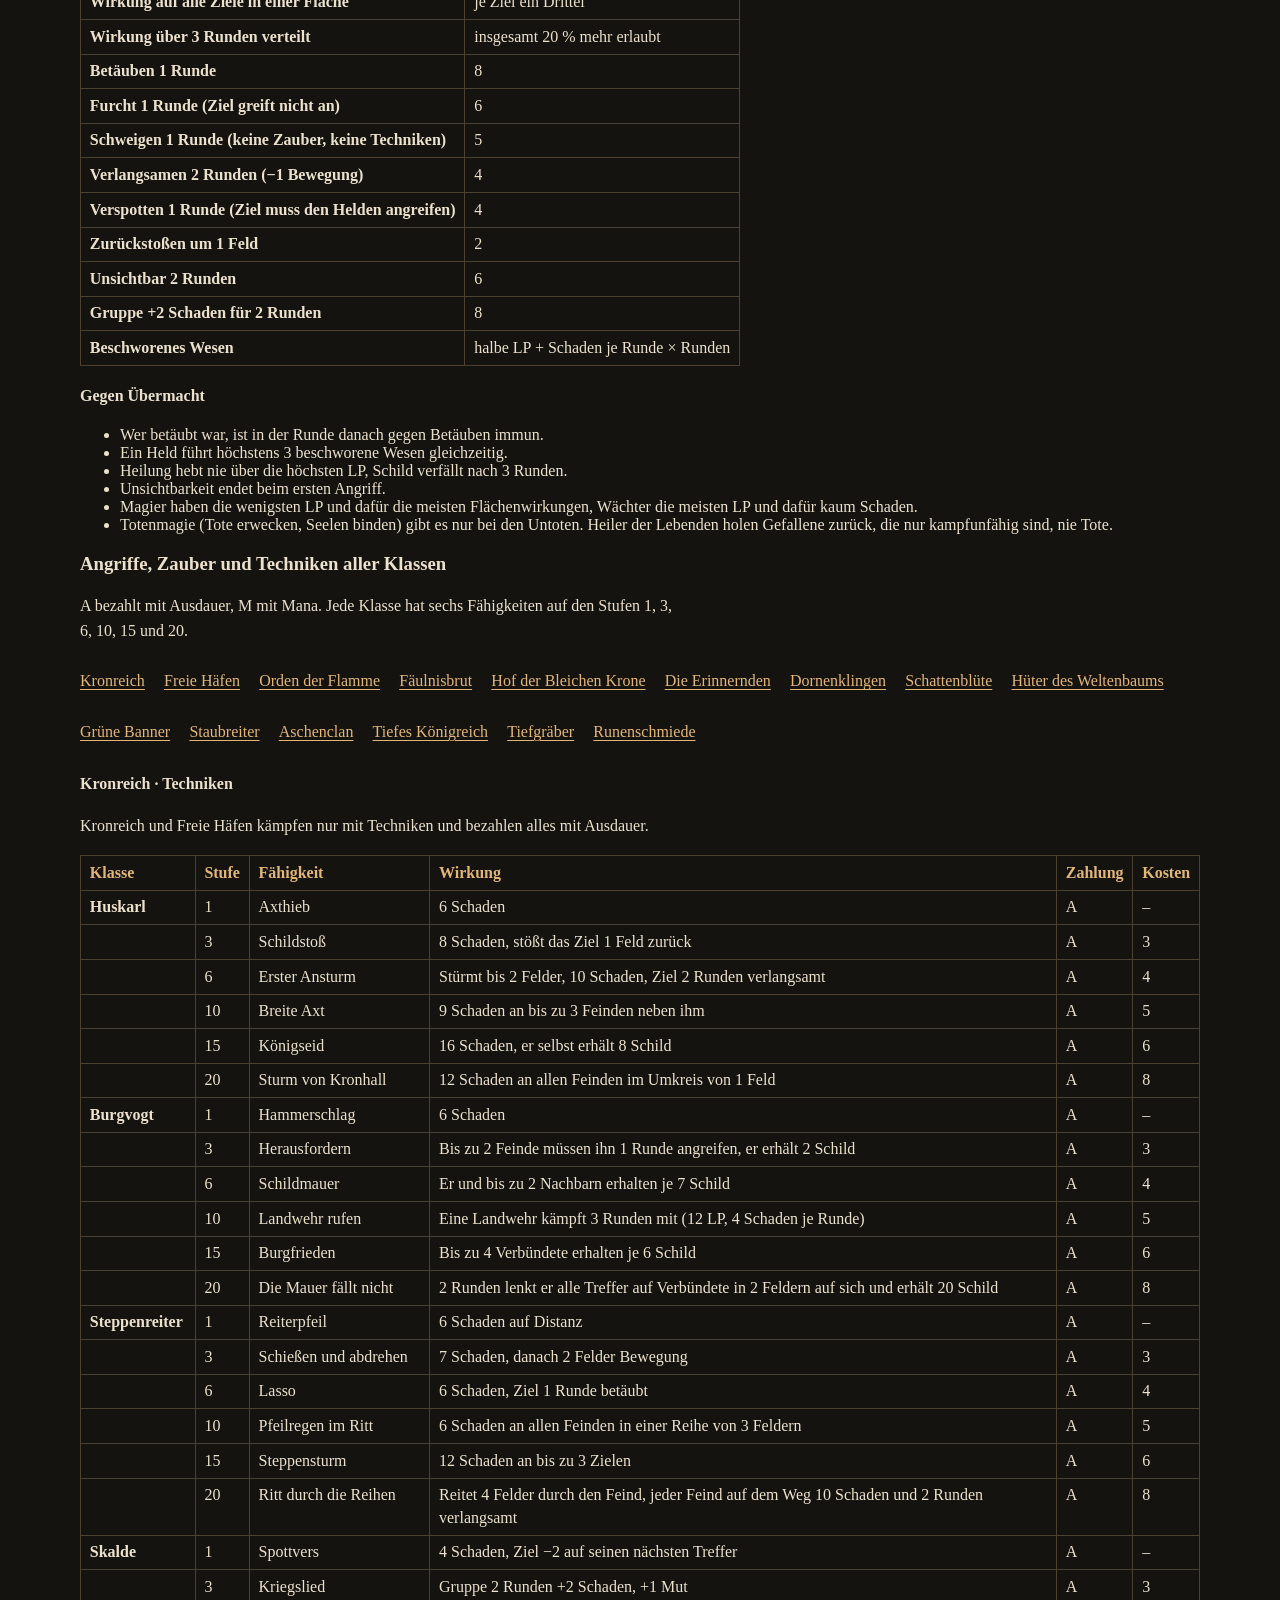
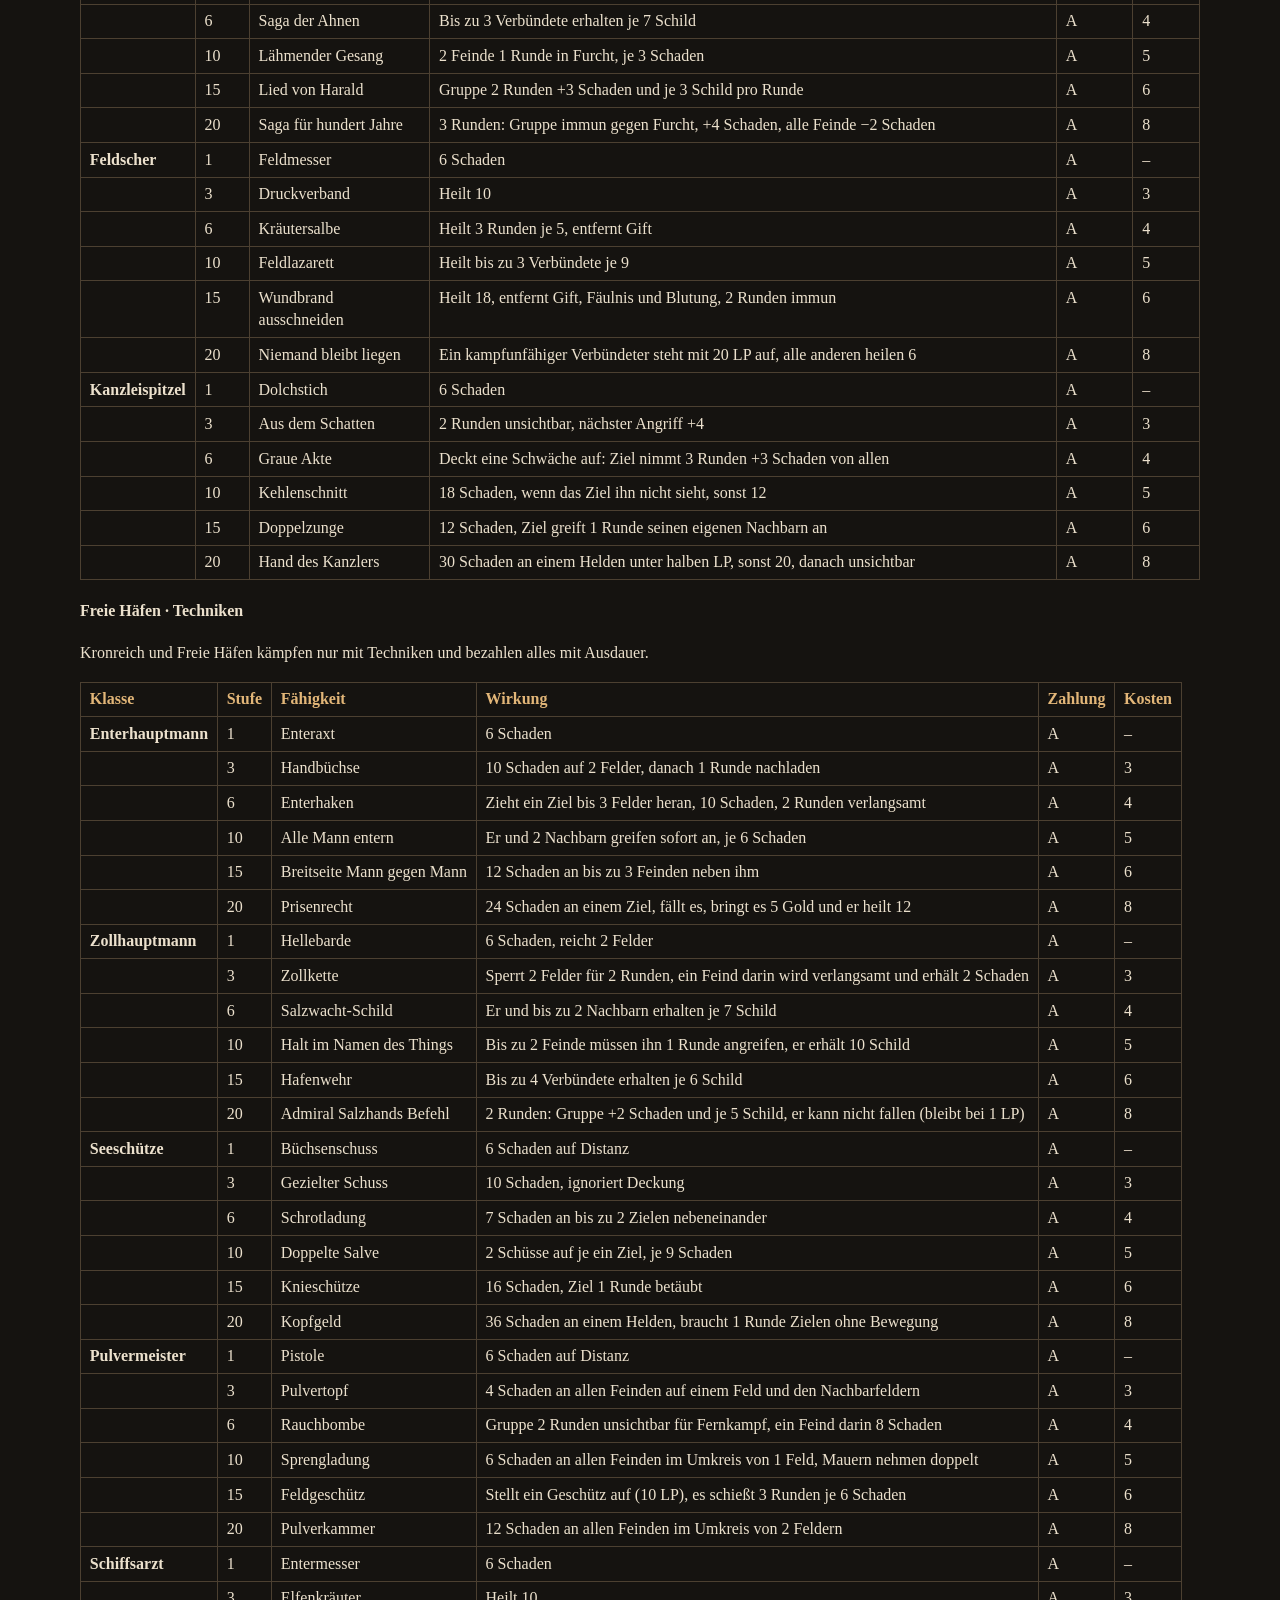
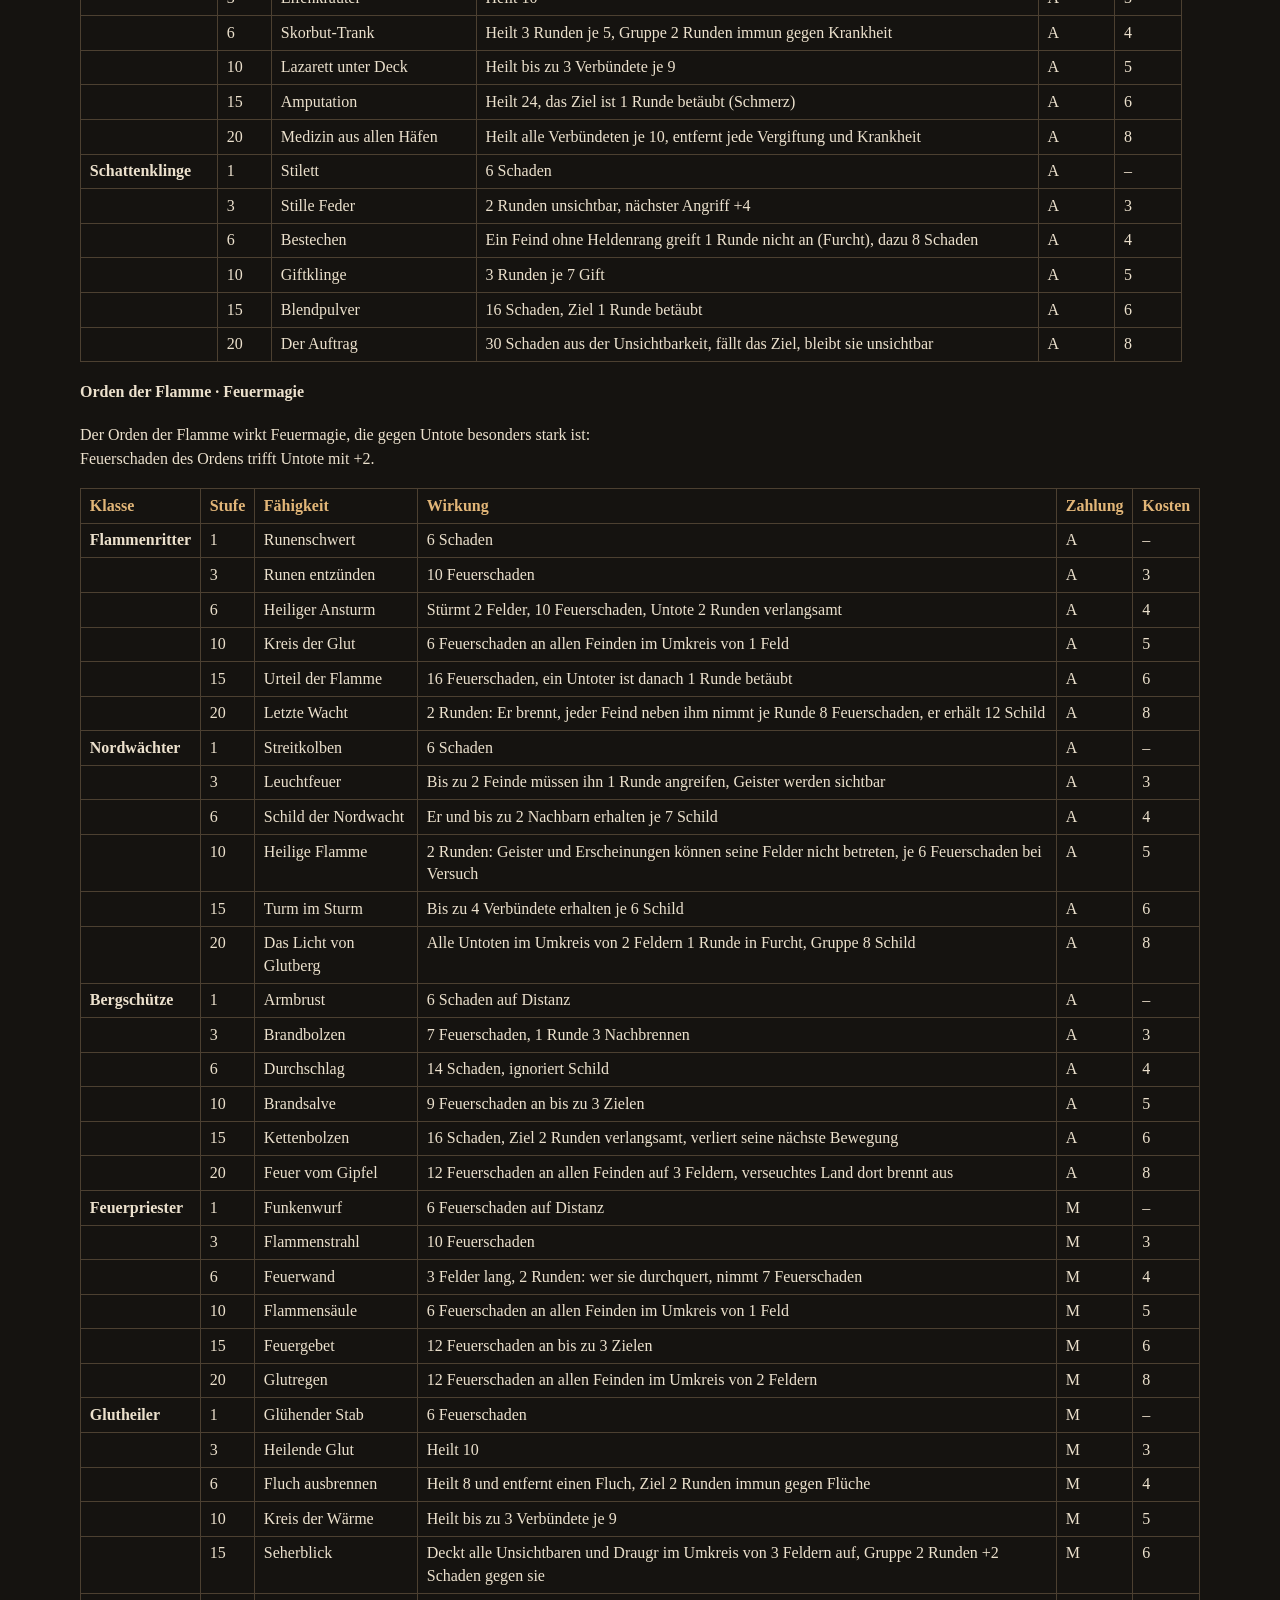
<file: lore/index.html>
<!doctype html>
<html lang="de">
<head>
  <meta charset="utf-8">
  <meta name="viewport" content="width=device-width, initial-scale=1">
  <title>Weltbuch · Aschenkrone</title>
  <link rel="stylesheet" href="../bestiarium/stil.css">
  <link rel="stylesheet" href="stil.css">
  <script defer src="voelker.js"></script>
  <script defer src="weltbuch.js"></script>
  <script defer src="../spiel/klassen.js"></script>
  <script defer src="klassenbuch.js"></script>
  <script defer src="../spiel/faehigkeiten.js"></script>
  <script defer src="../spiel/kampf.js"></script>
  <script defer src="kampfbuch.js"></script>
</head>
<body>
  <header class="masthead">
    <div class="wrap">
      <p class="wordmark">Aschenkrone</p>
      <h1>Weltbuch</h1>
      <nav class="lore-nav" aria-label="Weltbuch">
        <a href="../index.html">Zum Spiel</a>
        <a href="#weltkarte">Weltkarte</a>
        <a href="#voelker">Völker und Fraktionen</a>
        <a href="#klassen">Klassen</a>
        <a href="#kampf">Kampf</a>
        <a href="#chronik">Chronik</a>
        <a href="#bildtafeln">Bildtafeln</a>
        <a href="#quellen">Quelltexte</a>
      </nav>
    </div>
  </header>
  <main class="wrap lore">
    <section id="weltkarte" aria-labelledby="karten-titel">
      <h2 id="karten-titel">Die fünf Kontinente</h2>
      <p>Die Welt heißt Odris. Um das Innere Meer liegen die Länder der Menschen, Elfen, Orks und Zwerge. Jenseits des Nordmeers erstreckt sich der Kontinent der Untoten. Die Karte zeigt die Machtgebiete und ihre Siedlungen.</p>
      <p>Die spielbare Reise beginnt auf den Feldern bei Kornwik im Kronreich. Über Heidvang führt sie nach Eiswacht und zum Eispass im Land des Ordens der Flamme. Jenseits des Passes liegt das untere Runentor am Glutberg.</p>
      <figure>
        <a href="weltkarte-verbindlich-mit-orten.png">
          <img src="weltkarte-verbindlich-mit-orten.png" width="2846" height="2210"
            alt="Weltkarte mit den Menschen im Nordwesten, den Untoten im Norden, den Elfen im Osten, den Orks im Südwesten und den Zwergen im Südosten.">
        </a>
        <figcaption><a href="weltkarte-verbindlich-mit-orten.png">Weltkarte in Originalgröße öffnen</a>. Die Orte findest du auch in den Städteverzeichnissen.</figcaption>
      </figure>
    </section>
    <section id="voelker" aria-labelledby="voelker-titel">
      <h2 id="voelker-titel">Völker und Fraktionen</h2>
      <nav id="voelker-nav" class="lore-nav" aria-label="Völker"></nav>
      <div id="eintraege"></div>
      <noscript><p>Aktiviere JavaScript, um die Fraktionseinträge und Städteverzeichnisse zu lesen.</p></noscript>
    </section>
    <section id="klassen" aria-labelledby="klassen-titel">
      <h2 id="klassen-titel">Klassensystem</h2>
      <p class="quelle">Vorgabe von Henry, 17. 11. 2026. Der vollständige Text steht auch in <a href="KLASSEN.md">KLASSEN.md</a>.</p>
      <div id="klassen-inhalt"></div>
      <noscript><p>Aktiviere JavaScript, um die Klassentabellen zu lesen.</p></noscript>
    </section>
    <section id="kampf" aria-labelledby="kampf-titel">
      <h2 id="kampf-titel">Angriffe, Zauber und Techniken</h2>
      <p class="quelle">Kampfdokument von Henry, 17. 11. 2026. Das Spiel verwendet dieselben Werte aus spiel/faehigkeiten.js und spiel/kampf.js.</p>
      <div id="kampf-inhalt"></div>
      <noscript><p>Aktiviere JavaScript, um die Kampftabellen zu lesen.</p></noscript>
    </section>
    <section id="chronik" aria-labelledby="chronik-titel">
      <h2 id="chronik-titel">Chronik</h2>
      <p>Die Jahreszahlen folgen der menschlichen Zeitrechnung. Ihr Beginn ist die Einigung.</p>
      <dl class="chronik">
        <dt>Um 4400 v. E.</dt><dd>In der Nacht des Ersten Blutes binden die Aethari ihre Lebenskraft an den Blutbrunnen von Eryndor. Aus ihnen gehen die ersten Vampire hervor.</dd>
        <dt>Um 2500 v. E.</dt><dd>Aldric Vaelthar III. versucht, den Tod aus seinem Reich zu verbannen. Seine Untertanen werden zu Geistern. Seine eigene Seele bindet sich an die Krone.</dd>
        <dt>Um 900 v. E.</dt><dd>Die ersten Fleischrituale leiten den Aufstieg der Fäulnisbrut ein.</dd>
        <dt>Um 150 v. E.</dt><dd>Ghor-Mahr bricht aus. Der Aschenwinter zerreißt das Großbanner der Orks.</dd>
        <dt>0 n. E.</dt><dd>Harald I. einigt die Stämme der Menschen auf dem Großen Thing. Das Alte Reich entsteht.</dd>
        <dt>Um 340 n. E.</dt><dd>In der Langen Nacht greift der Hof der Bleichen Krone die Nordküste der Menschen an.</dd>
        <dt>342 n. E.</dt><dd>Das Erste Feuer wird zum Ursprung des Ordens der Flamme.</dd>
        <dt>410 n. E.</dt><dd>Die drei Reiche der Untoten führen Krieg gegeneinander. An der Menschenküste entstehen im selben Jahr die Freien Häfen.</dd>
        <dt>Seit etwa 560 n. E.</dt><dd>Die Tiefgräber treiben von Stollenmund aus den Tiefen Stollen unter der Meerenge in Richtung Ghor-Mahr.</dd>
        <dt>Um 612 n. E.</dt><dd>Der Waffenstillstand im Norden hält. Die Fäulnis wächst, der Weltenbaum welkt und Ghor-Mahr grollt wieder.</dd>
      </dl>
    </section>
    <section id="bildtafeln" aria-labelledby="bildtafeln-titel">
      <h2 id="bildtafeln-titel">Bildtafeln</h2>
      <p>Einige Tafeln verwenden frühere Jahreszahlen. Die Chronik oben folgt den Völkertexten.</p>
      <ul>
        <li><a href="bildtafeln/menschen-und-untote.png">Menschen und Untote · Völkerchronik</a></li>
        <li><a href="bildtafeln/orks.png">Orks · Die drei Clans am Mutterberg</a></li>
        <li><a href="bildtafeln/lichkoenig.png">Untote · Fraktionen und Lichkönig</a></li>
        <li><a href="bildtafeln/bleiche-krone.png">Untote · Hof der Bleichen Krone</a></li>
        <li><a href="bildtafeln/weltkarte-entwurf.png">Früher Kartenentwurf · Fraktionsgebiete</a></li>
      </ul>
    </section>
    <section id="quellen" aria-labelledby="quellen-titel">
      <h2 id="quellen-titel">Quelltexte</h2>
      <p>Die vollständigen Quellen zur Spielwelt mit Detailkarten, Gleichgewicht der Welt, Spielwerten, Städten, Dörfern und Hauptquests. Wo Karte und Völkerdokument voneinander abweichen, gilt das Dokument.</p>
      <ul>
        <li><a href="ERRATA.md">Errata und verbindliche Regel-Checkliste · geht älteren Tabellen des Weltbuchs vor</a></li>
        <li><a href="HUB-BAULISTE.md">Bauliste · Stadt-Hub, Knotennetz und Strategieebene</a></li>
        <li><a href="quellen/weltbuch.html">Weltbuch 2.0 · Grundidee, Detailkarten, Gleichgewicht der Welt, wichtige Orte</a></li>
        <li><a href="quellen/menschen.html">Menschen · Völkerdokument</a></li>
        <li><a href="quellen/untote.html">Untote · Völkerdokument</a></li>
        <li><a href="quellen/elfen.html">Elfen · Völkerdokument</a></li>
        <li><a href="quellen/orks.html">Orks · Völkerdokument</a></li>
        <li><a href="quellen/zwerge.html">Zwerge · Völkerdokument</a></li>
        <li><a href="quellen/nacht-des-erwachens.html">Die Nacht des Erwachens · Prologe, Fraktionsreihen, Volksquests, Weltquest</a></li>
      </ul>
    </section>
    <footer><a href="../index.html">Zum Spiel</a><a href="../bestiarium/index.html">Zum Bestiarium</a></footer>
  </main>
</body>
</html>
</file>
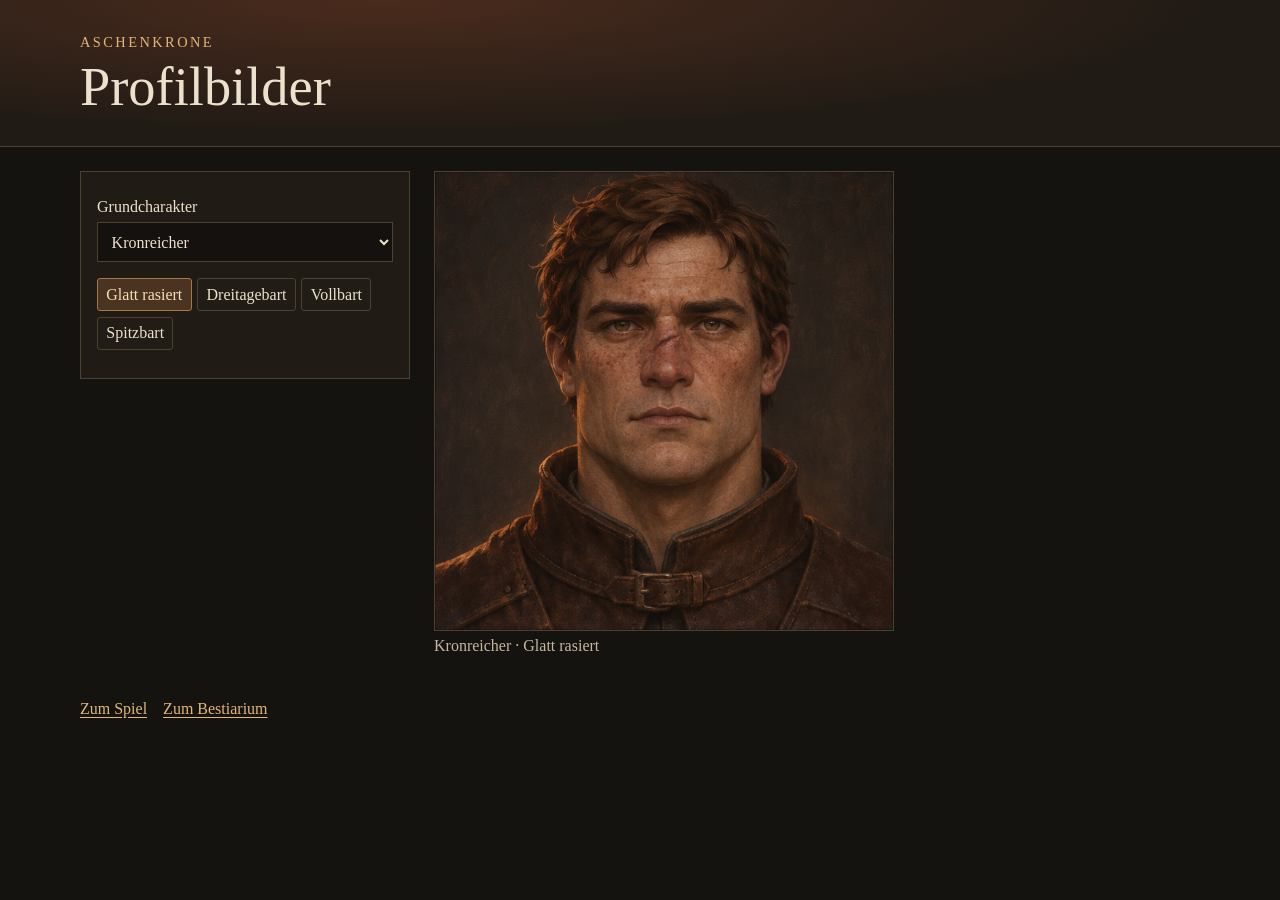
<file: profilbilder/index.html>
<!doctype html>
<html lang="de">
<head>
<meta charset="utf-8">
<meta name="viewport" content="width=device-width, initial-scale=1">
<title>Profilbilder · Aschenkrone</title>
<link rel="stylesheet" href="../bestiarium/stil.css">
<style>
.portrait-picker { display:grid; grid-template-columns:minmax(220px,330px) minmax(0,460px); gap:1.5rem; margin-block:1.5rem; }
.portrait-controls { align-self:start; padding:1rem; background:#211b15; border:1px solid var(--line); }
.portrait-controls label { display:block; margin:.6rem 0 .4rem; }
.portrait-controls select { width:100%; padding:.6rem; font:inherit; color:inherit; background:#14110f; border:1px solid var(--line); }
.portrait-controls .kinds { margin-top:1rem; }
.portrait-frame { aspect-ratio:1; width:100%; background-color:#211b15; background-size:200% 200%; border:1px solid var(--line); }
figcaption { color:var(--muted); }
@media(max-width:650px) { .portrait-picker { grid-template-columns:1fr; } }
</style>
<script defer src="portraets.js"></script>
<script defer src="auswahl.js"></script>
</head>
<body>
<header class="masthead"><div class="wrap"><p class="wordmark">Aschenkrone</p><h1>Profilbilder</h1></div></header>
<main class="wrap">
  <div class="portrait-picker">
    <section class="portrait-controls" aria-label="Porträt auswählen">
      <label for="person">Grundcharakter</label>
      <select id="person"></select>
      <div class="kinds" id="variants" role="group" aria-label="Varianten"></div>
    </section>
    <figure><div class="portrait-frame" id="portrait" role="img"></div><figcaption id="caption" aria-live="polite"></figcaption></figure>
  </div>
  <footer><a href="../index.html">Zum Spiel</a><a href="../bestiarium/index.html">Zum Bestiarium</a></footer>
</main>
</body>
</html>
</file>
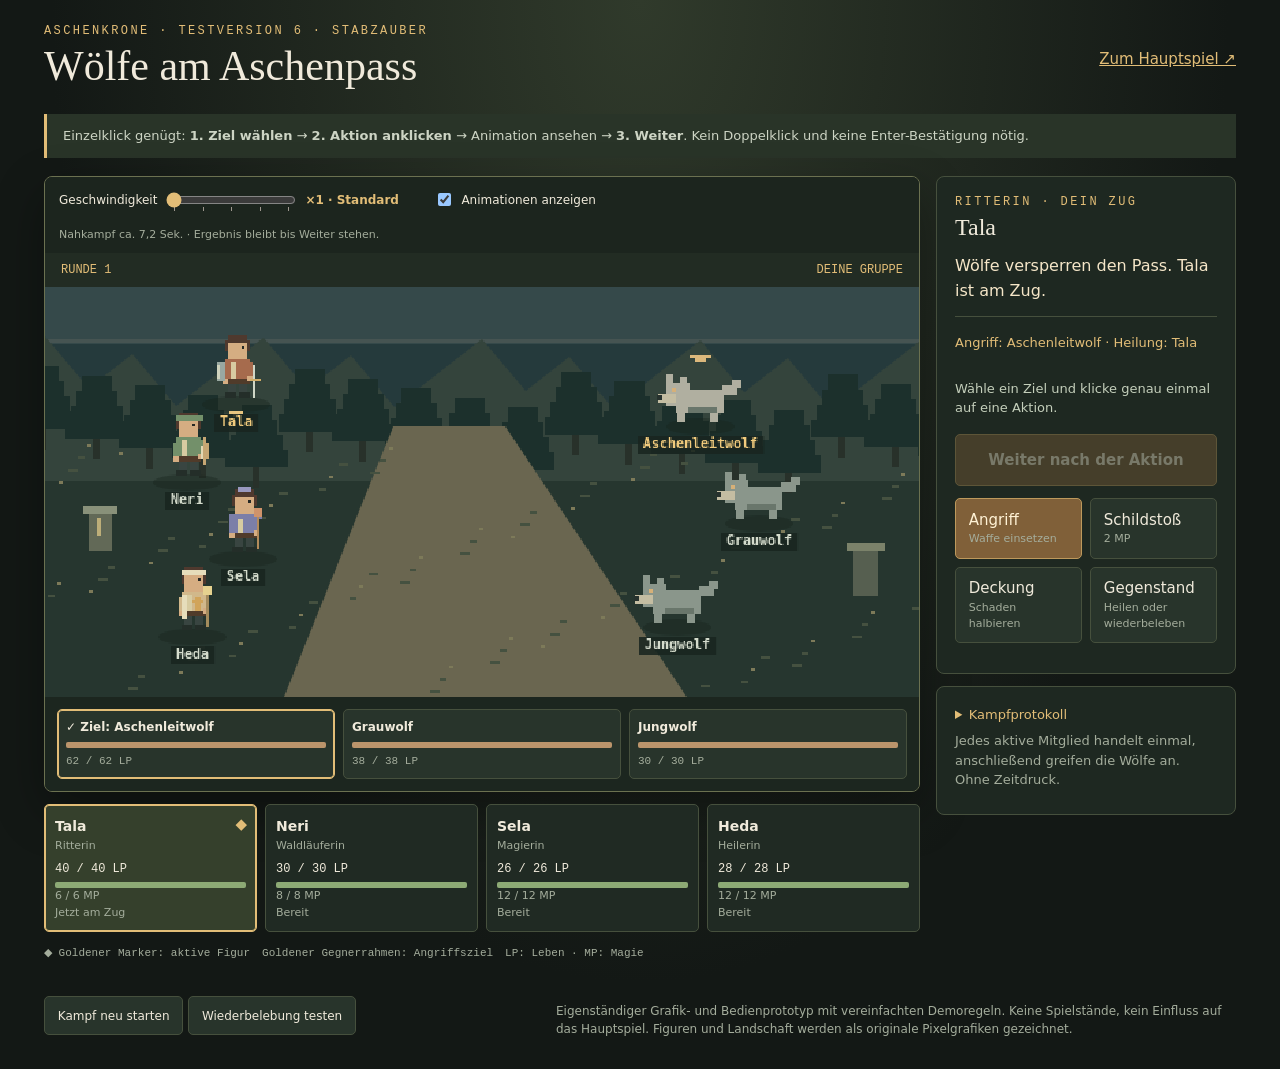
<file: spiel/pixelkampf/index.html>
<!doctype html>
<html lang="de">
  <head>
    <meta charset="utf-8" />
    <meta name="viewport" content="width=device-width,initial-scale=1" />
    <title>Aschenkrone · Pixelkampf V6 · Stabzauber</title>
    <style>
      :root {
        color-scheme: dark;
        --bg: #131815;
        --panel: #202923;
        --edge: #46503d;
        --gold: #e2bd77;
        --ink: #f0eadb;
        --muted: #a4ad9c;
      }
      * {
        box-sizing: border-box;
      }
      body {
        margin: 0;
        background: radial-gradient(ellipse at top, #303a2b, var(--bg) 65%);
        color: var(--ink);
        font:
          15px/1.5 system-ui,
          sans-serif;
        min-height: 100vh;
      }
      button,
      a,
      select {
        font: inherit;
      }
      button {
        cursor: pointer;
        color: inherit;
        border: 1px solid var(--edge);
        background: #28342b;
        border-radius: 5px;
        padding: 0.6rem 0.8rem;
      }
      button:hover:not(:disabled) {
        background: #3a4937;
        border-color: var(--gold);
      }
      button:focus-visible,
      a:focus-visible,
      summary:focus-visible {
        outline: 3px solid var(--gold);
        outline-offset: 3px;
      }
      button:disabled {
        opacity: 0.4;
        cursor: default;
      }
      a {
        color: var(--gold);
      }
      main {
        max-width: 1240px;
        padding: 24px;
        margin: auto;
      }
      header {
        display: flex;
        align-items: center;
        justify-content: space-between;
        gap: 16px;
        margin-bottom: 20px;
      }
      .eyebrow {
        margin: 0;
        color: var(--gold);
        font: 12px monospace;
        letter-spacing: 0.2em;
        text-transform: uppercase;
      }
      h1 {
        font:
          clamp(26px, 4vw, 42px) Georgia,
          serif;
        margin: 4px 0;
      }
      h2 {
        font:
          24px Georgia,
          serif;
        margin: 5px 0 12px;
      }
      p {
        margin: 0.4rem 0;
      }
      .muted {
        color: var(--muted);
        font-size: 13px;
      }
      .layout {
        display: grid;
        grid-template-columns: minmax(0, 1fr) 300px;
        gap: 16px;
      }
      .arena {
        border: 1px solid #6b7150;
        border-radius: 8px;
        overflow: hidden;
        background: #18211c;
        box-shadow: 0 18px 50px #0005;
      }
      .arena-bar {
        padding: 10px 16px;
        background: #222c23;
        display: flex;
        gap: 12px;
        justify-content: space-between;
        font: 12px monospace;
        color: var(--gold);
      }
      canvas {
        width: 100%;
        height: auto;
        display: block;
        image-rendering: pixelated;
        aspect-ratio: 640/300;
        cursor: crosshair;
      }
      .enemies {
        display: grid;
        grid-template-columns: repeat(3, minmax(0, 1fr));
        gap: 8px;
        padding: 12px;
        background: #1c261f;
      }
      .enemy {
        text-align: left;
        padding: 8px;
        min-width: 0;
      }
      .enemy strong {
        display: block;
        font-size: 12px;
      }
      .enemy span {
        font: 11px monospace;
        color: var(--muted);
      }
      progress {
        width: 100%;
        height: 6px;
        display: block;
        accent-color: #8fb57a;
        border: 0;
        margin-top: 6px;
      }
      .enemy progress {
        accent-color: #d29a70;
      }
      [aria-pressed="true"] {
        border-color: var(--gold);
        box-shadow: inset 0 0 0 1px var(--gold);
      }
      .party {
        display: grid;
        grid-template-columns: repeat(4, minmax(0, 1fr));
        gap: 8px;
        margin-top: 12px;
      }
      .member {
        padding: 10px;
        text-align: left;
        position: relative;
        min-width: 0;
        background: #202a23;
      }
      .member strong {
        font-size: 14px;
      }
      .member small {
        display: block;
        font-size: 11px;
        color: var(--muted);
      }
      .member.current:before {
        content: "◆";
        color: var(--gold);
        position: absolute;
        right: 9px;
        top: 8px;
      }
      .member.fallen {
        filter: grayscale(1);
        background: #292321;
      }
      .member .numbers {
        font: 12px monospace;
        display: block;
        margin-top: 8px;
      }
      .side {
        display: flex;
        flex-direction: column;
        gap: 12px;
      }
      .panel {
        padding: 18px;
        border: 1px solid var(--edge);
        border-radius: 8px;
        background: #1e2821;
      }
      .actions {
        display: grid;
        grid-template-columns: 1fr 1fr;
        gap: 8px;
      }
      .actions button {
        text-align: left;
        min-height: 60px;
      }
      .actions button span {
        display: block;
        font-size: 11px;
        color: var(--muted);
      }
      .primary {
        background: #806039;
        color: #fff2d5;
        border-color: #bd995c;
      }
      .target {
        padding: 10px 0;
        font-size: 12px;
        color: var(--gold);
      }
      #message {
        min-height: 3em;
        font-size: 14px;
      }
      #items {
        display: grid;
        gap: 7px;
        margin-top: 10px;
      }
      #items[hidden] {
        display: none;
      }
      .legend {
        display: flex;
        gap: 12px;
        flex-wrap: wrap;
        font: 11px monospace;
        color: var(--muted);
        margin: 12px 0;
      }
      .log {
        padding-left: 20px;
        max-height: 200px;
        overflow: auto;
        color: #bcc6b4;
        font-size: 12px;
      }
      .log li {
        padding: 3px 0;
      }
      .footer {
        margin-top: 20px;
        display: flex;
        justify-content: space-between;
        gap: 16px;
        flex-wrap: wrap;
      }
      .footer button {
        font-size: 12px;
      }
      .notice {
        font-size: 12px;
        color: var(--muted);
        max-width: 680px;
      }
      .result {
        color: var(--gold);
        font:
          20px Georgia,
          serif;
        margin: 12px 0;
      }
      details summary {
        cursor: pointer;
        font-size: 13px;
        color: var(--gold);
      }
      noscript {
        display: block;
        padding: 20px;
      }
      @media (max-width: 850px) {
        .layout {
          grid-template-columns: 1fr;
        }
        .side {
          display: grid;
          grid-template-columns: 1fr 1fr;
        }
        .panel {
          padding: 14px;
        }
      }
      @media (max-width: 540px) {
        main {
          padding: 12px;
        }
        header {
          align-items: start;
        }
        header > a {
          font-size: 12px;
        }
        .side {
          display: flex;
        }
        .party {
          grid-template-columns: repeat(2, minmax(0, 1fr));
        }
        .enemies {
          gap: 5px;
          padding: 7px;
        }
        .enemy {
          padding: 6px;
        }
        .enemy strong {
          font-size: 11px;
        }
        .enemy span {
          font-size: 10px;
        }
        .arena-bar {
          font-size: 10px;
          padding: 8px;
        }
        .actions button {
          min-height: 55px;
        }
        .footer {
          margin-top: 12px;
        }
      }
      progress {
        appearance: none;
      }
      progress::-webkit-progress-bar {
        background: #354033;
        border-radius: 2px;
      }
      progress::-webkit-progress-value {
        background: #8daa75;
        border-radius: 2px;
      }
      progress::-moz-progress-bar {
        background: #8daa75;
      }
      .enemy progress::-webkit-progress-value {
        background: #bb946b;
      }
      .enemy progress::-moz-progress-bar {
        background: #bb946b;
      }
      @media (max-width: 540px) {
        .layout {
          display: flex;
          flex-direction: column;
        }
        .layout > section,
        .side {
          display: contents;
        }
        .arena {
          order: 0;
        }
        .side > .panel:first-child {
          order: 1;
        }
        .party {
          order: 2;
        }
        .legend {
          order: 3;
        }
        .side > .panel:last-child {
          order: 4;
        }
      }
      [hidden] {
        display: none !important;
      }
      .howto {
        padding: 12px 16px;
        background: #293428;
        border-left: 3px solid var(--gold);
        margin-bottom: 18px;
        font-size: 13px;
        color: #cdd4c4;
      }
      .playback {
        display: flex;
        gap: 14px;
        align-items: center;
        flex-wrap: wrap;
        padding: 10px 14px;
        background: #1c251e;
        font-size: 12px;
      }
      .playback label {
        display: flex;
        align-items: center;
        gap: 7px;
      }
      .playback span {
        color: var(--muted);
        font-size: 11px;
      }
      .playback select {
        padding: 5px;
        background: #2b382c;
        color: var(--ink);
        border: 1px solid var(--edge);
        border-radius: 4px;
      }
      .instruction {
        font-size: 13px;
        color: #c4cfbb;
        padding: 10px 0;
      }
      .instruction.waiting {
        color: var(--gold);
      }
      .continue-turn {
        width: 100%;
        min-height: 52px;
        font-weight: bold;
        margin-bottom: 12px;
      }
      .member.current {
        border-color: var(--gold);
        box-shadow: inset 0 0 0 1px var(--gold);
        background: #35402c;
      }
      .member[aria-pressed="true"] {
        border-color: #8cbdc4;
        box-shadow: inset 0 0 0 1px #8cbdc4;
      }
      .side > .panel:first-child {
        position: sticky;
        top: 12px;
      }
      #message {
        font-size: 16px;
        line-height: 1.6;
        color: #f5e6c8;
        min-height: 4em;
        border-bottom: 1px solid var(--edge);
        padding-bottom: 12px;
      }
      .target {
        font-size: 13px;
      }
      .legend {
        line-height: 1.8;
      }
      @media (max-width: 850px) {
        .side > .panel:first-child {
          position: static;
        }
      }
      .enemy:disabled,
      .member:disabled {
        opacity: 1;
        cursor: default;
      }
      .enemy[data-defeated="true"] {
        opacity: 0.45;
      }
      #speed {
        width: 130px;
        accent-color: var(--gold);
      }
      #speed-value {
        min-width: 115px;
        color: var(--gold);
        font-weight: bold;
      }
    </style>
  </head>
  <body>
    <main>
      <header>
        <div>
          <p class="eyebrow">Aschenkrone · Testversion 6 · Stabzauber</p>
          <h1>Wölfe am Aschenpass</h1>
        </div>
        <a href="../../index.html">Zum Hauptspiel ↗</a>
      </header>
      <p class="howto">
        Einzelklick genügt: <strong>1. Ziel wählen</strong> →
        <strong>2. Aktion anklicken</strong> → Animation ansehen →
        <strong>3. Weiter</strong>. Kein Doppelklick und keine Enter-Bestätigung
        nötig.
      </p>
      <noscript>Zum Spielen bitte JavaScript aktivieren.</noscript>
      <div class="layout">
        <section aria-label="Kampfbühne und Gruppe">
          <div class="arena">
            <div class="playback">
              <label
                >Geschwindigkeit
                <input
                  id="speed"
                  type="range"
                  min="1"
                  max="5"
                  step="1"
                  value="1"
                  list="speed-steps"
                  aria-label="Kampfgeschwindigkeit"
                />
                <output id="speed-value" for="speed" aria-live="polite"
                  >×1 · Standard</output
                >
                <datalist id="speed-steps">
                  <option value="1" label="×1"></option>
                  <option value="2" label="×2"></option>
                  <option value="3" label="×3"></option>
                  <option value="4" label="×4"></option>
                  <option value="5" label="×5"></option>
                </datalist> </label
              ><label
                ><input id="motion" type="checkbox" checked /> Animationen
                anzeigen</label
              ><span id="motion-help"></span>
            </div>
            <div class="arena-bar">
              <span id="round">RUNDE 1</span
              ><span id="phase">DEINE GRUPPE</span>
            </div>
            <canvas
              id="stage"
              width="640"
              height="300"
              aria-label="Pixel-Kampfszene: Gruppe links, Wölfe rechts. Ziele auch über die beschrifteten Karten wählbar."
            ></canvas>
            <div
              id="enemies"
              class="enemies"
              role="group"
              aria-label="Angriffsziel wählen"
            ></div>
          </div>
          <div
            id="party"
            class="party"
            role="group"
            aria-label="Ziel für Heilung oder Wiederbelebung wählen"
          ></div>
          <div class="legend">
            <span>◆ Goldener Marker: aktive Figur</span
            ><span>Goldener Gegnerrahmen: Angriffsziel</span
            ><span>LP: Leben · MP: Magie</span>
          </div>
        </section>
        <aside class="side">
          <section class="panel">
            <p class="eyebrow" id="actor-role">Dein Zug</p>
            <h2 id="actor-name">Tala</h2>
            <p id="message" role="status" aria-live="polite">
              Wähle ein Ziel und eine Aktion.
            </p>
            <p class="target" id="targets"></p>
            <p id="instruction" class="instruction"></p>
            <button id="continue-turn" class="primary continue-turn" hidden>
              Weiter
            </button>
            <div class="actions">
              <button id="attack" class="primary">
                Angriff<span>Waffe einsetzen</span></button
              ><button id="skill">Fähigkeit<span>Klassenaktion</span></button
              ><button id="guard">Deckung<span>Schaden halbieren</span></button
              ><button id="bag" aria-expanded="false" aria-controls="items">
                Gegenstand<span>Heilen oder wiederbeleben</span>
              </button>
            </div>
            <div id="items" hidden>
              <button id="potion">Heilkraut</button
              ><button id="revive">Lebensfunke</button>
            </div>
            <p id="result" class="result" role="status"></p>
          </section>
          <section class="panel">
            <details>
              <summary>Kampfprotokoll</summary>
              <ol id="log" class="log" aria-label="Letzte Kampfaktionen"></ol>
            </details>
            <p class="muted">
              Jedes aktive Mitglied handelt einmal, anschließend greifen die
              Wölfe an. Ohne Zeitdruck.
            </p>
          </section>
        </aside>
      </div>
      <div class="footer">
        <div>
          <button id="reset">Kampf neu starten</button>
          <button id="scenario">Wiederbelebung testen</button>
        </div>
        <p class="notice">
          Eigenständiger Grafik- und Bedienprototyp mit vereinfachten
          Demoregeln. Keine Spielstände, kein Einfluss auf das Hauptspiel.
          Figuren und Landschaft werden als originale Pixelgrafiken gezeichnet.
        </p>
      </div>
    </main>
    <script>
      "use strict";
      (() => {
        const $ = (id) => document.getElementById(id),
          canvas = $("stage"),
          ctx = canvas.getContext("2d");
        const timingScale = () => 8 / Number($("speed").value);
        let party,
          enemies,
          round,
          actor,
          enemyTarget,
          healTarget,
          acted,
          busy,
          over,
          potions,
          revives,
          log = [],
          effect = null;
        let waiting = false,
          enemyCursor = -1;
        let gesture = null,
          moving = null,
          drawingTime = 0;
        const places = [
          { x: 140, y: 82 },
          { x: 104, y: 139 },
          { x: 145, y: 195 },
          { x: 108, y: 252 },
        ];
        const foePlaces = [
          { x: 480, y: 98 },
          { x: 523, y: 169 },
          { x: 463, y: 245 },
        ];
        const heroes = [
          {
            name: "Tala",
            role: "Ritterin",
            max: 40,
            mp: 6,
            power: 11,
            color: "#a66b4d",
            skill: "Schildstoß",
            cost: 2,
          },
          {
            name: "Neri",
            role: "Waldläuferin",
            max: 30,
            mp: 8,
            power: 9,
            color: "#73906a",
            skill: "Doppelschuss",
            cost: 2,
          },
          {
            name: "Sela",
            role: "Magierin",
            max: 26,
            mp: 12,
            power: 6,
            color: "#7c7fa8",
            skill: "Runenfeuer",
            cost: 3,
          },
          {
            name: "Heda",
            role: "Heilerin",
            max: 28,
            mp: 12,
            power: 7,
            color: "#d1b88b",
            skill: "Heilung",
            cost: 3,
          },
        ];
        function note(text) {
          $("message").textContent = text;
          log.unshift(text);
          log = log.slice(0, 14);
          $("log").replaceChildren(
            ...log.map((t) => {
              const li = document.createElement("li");
              li.textContent = t;
              return li;
            }),
          );
        }
        function start(ko = false) {
          party = heroes.map((h) => ({
            ...h,
            hp: h.max,
            maxMp: h.mp,
            guard: false,
          }));
          enemies = [
            { name: "Aschenleitwolf", hp: 62, max: 62, power: 12 },
            { name: "Grauwolf", hp: 38, max: 38, power: 9 },
            { name: "Jungwolf", hp: 30, max: 30, power: 7 },
          ];
          round = 1;
          actor = 0;
          enemyTarget = 0;
          healTarget = 0;
          acted = new Set();
          busy = false;
          waiting = false;
          enemyCursor = -1;
          over = false;
          potions = 3;
          revives = 1;
          log = [];
          effect = null;
          moving = null;
          gesture = null;
          if (ko) {
            party[2].hp = 0;
            healTarget = 2;
          }
          $("items").hidden = true;
          $("bag").setAttribute("aria-expanded", "false");
          note(
            ko
              ? "Sela ist kampfunfähig. Wähle Gegenstand → Lebensfunke."
              : "Wölfe versperren den Pass. Tala ist am Zug.",
          );
          render();
        }
        function card(text, cls, click) {
          const b = document.createElement("button");
          b.className = cls;
          b.addEventListener("click", click);
          b.setAttribute("aria-label", text);
          return b;
        }
        function meter(value, max) {
          const m = document.createElement("progress");
          m.value = value;
          m.max = max;
          return m;
        }
        function render() {
          $("round").textContent = "RUNDE " + round;
          $("phase").textContent = over
            ? "KAMPF BEENDET"
            : busy
              ? "AKTION LÄUFT"
              : waiting
                ? "WARTE AUF WEITER"
                : "DEINE GRUPPE";
          $("enemies").replaceChildren(
            ...enemies.map((e, i) => {
              const b = card(
                e.name + ", " + e.hp + " von " + e.max + " LP",
                "enemy",
                () => {
                  if (busy || over || waiting || enemyCursor >= 0) return;
                  enemyTarget = i;
                  render();
                  $("enemies").children[i].focus({ preventScroll: true });
                },
              );
              b.disabled = busy || over || waiting || enemyCursor >= 0 || !e.hp;
              b.dataset.defeated = String(!e.hp);
              b.setAttribute("aria-pressed", String(i === enemyTarget));
              const title = document.createElement("strong");
              title.textContent =
                (i === enemyTarget && e.hp ? "✓ Ziel: " : "") + e.name;
              const hp = document.createElement("span");
              hp.textContent = e.hp ? e.hp + " / " + e.max + " LP" : "Besiegt";
              b.append(title, meter(e.hp, e.max), hp);
              return b;
            }),
          );
          $("party").replaceChildren(
            ...party.map((h, i) => {
              const b = card(
                h.name +
                  ", " +
                  h.hp +
                  " von " +
                  h.max +
                  " LP. Heilziel wählen.",
                "member" +
                  (i === actor && !over && enemyCursor < 0 ? " current" : "") +
                  (!h.hp ? " fallen" : ""),
                () => {
                  if (busy || over || waiting || enemyCursor >= 0) return;
                  healTarget = i;
                  render();
                  $("party").children[i].focus({ preventScroll: true });
                },
              );
              b.disabled = busy || over || waiting || enemyCursor >= 0;
              b.setAttribute(
                "aria-pressed",
                String(i === healTarget && (actor === 3 || !$("items").hidden)),
              );
              const n = document.createElement("strong");
              n.textContent = h.name;
              const r = document.createElement("small");
              r.textContent = h.role;
              const hp = document.createElement("span");
              hp.className = "numbers";
              hp.textContent = h.hp + " / " + h.max + " LP";
              const m = meter(h.hp, h.max);
              m.setAttribute("aria-label", h.name + " Lebenspunkte");
              const s = document.createElement("small");
              s.textContent = !h.hp
                ? "Kampfunfähig"
                : h.guard
                  ? "In Deckung"
                  : acted.has(i)
                    ? "Hat gehandelt"
                    : i === actor && enemyCursor < 0
                      ? "Jetzt am Zug"
                      : "Bereit";
              const mp = document.createElement("small");
              mp.textContent = h.mp + " / " + h.maxMp + " MP";
              b.append(n, r, hp, m, mp, s);
              return b;
            }),
          );
          const h = party[actor];
          $("actor-name").textContent = over
            ? "Kampf beendet"
            : enemyCursor >= 0
              ? "Gegnerzug"
              : h.name;
          $("actor-role").textContent = over
            ? "Aschenpass"
            : waiting
              ? "Aktion abgeschlossen"
              : h.role + " · Dein Zug";
          $("targets").textContent =
            "Angriff: " +
            enemies[enemyTarget].name +
            " · Heilung: " +
            party[healTarget].name;
          $("skill").replaceChildren(document.createTextNode(h.skill));
          const cost = document.createElement("span");
          cost.textContent =
            h.cost + " MP" + (actor === 3 ? " · Gewähltes Heilziel" : "");
          $("skill").append(cost);
          for (const id of [
            "attack",
            "skill",
            "guard",
            "bag",
            "reset",
            "scenario",
          ])
            $(id).disabled =
              busy ||
              (["attack", "skill", "guard", "bag"].includes(id) && over);
          for (const id of ["attack", "skill", "guard", "bag"])
            $(id).disabled ||= waiting || enemyCursor >= 0;
          $("continue-turn").hidden = over;
          $("continue-turn").disabled = busy || !waiting || over;
          const upcoming =
            enemyCursor >= 0
              ? -1
              : party.findIndex((h, i) => h.hp > 0 && !acted.has(i));
          const nextEnemy = enemies.findIndex(
            (e, i) => e.hp > 0 && i >= Math.max(0, enemyCursor),
          );
          $("continue-turn").textContent = !waiting
            ? busy
              ? "Animation läuft …"
              : "Weiter nach der Aktion"
            : upcoming >= 0
              ? "Weiter: " + party[upcoming].name + " ist dran"
              : nextEnemy >= 0
                ? "Weiter: " + enemies[nextEnemy].name + " greift an"
                : "Weiter: Runde " + (round + 1);
          $("instruction").textContent = over
            ? "Du kannst den Kampf neu starten."
            : busy
              ? "Animation läuft – bitte kurz warten."
              : waiting
                ? "Das Ergebnis bleibt stehen. Klicke auf Weiter, wenn du bereit bist."
                : "Wähle ein Ziel und klicke genau einmal auf eine Aktion.";
          $("instruction").classList.toggle("waiting", waiting);
          $("speed").disabled = busy;
          $("motion").disabled = busy;
          $("skill").disabled ||=
            h.mp < h.cost ||
            (actor === 3 &&
              (!party[healTarget].hp ||
                party[healTarget].hp === party[healTarget].max));
          $("potion").textContent =
            "Heilkraut · " + potions + " übrig · +18 LP";
          $("revive").textContent =
            "Lebensfunke · " + revives + " übrig · 35 % LP";
          $("potion").disabled =
            busy ||
            waiting ||
            over ||
            !potions ||
            !party[healTarget].hp ||
            party[healTarget].hp === party[healTarget].max;
          $("revive").disabled =
            busy || waiting || over || !revives || party[healTarget].hp > 0;
          $("result").textContent = over
            ? enemies.every((e) => !e.hp)
              ? "Der Pass ist frei. Sieg!"
              : "Die Gruppe ist gefallen."
            : "";
          draw();
        }
        function paint(x, y, w, h, color) {
          ctx.fillStyle = color;
          ctx.fillRect(Math.round(x), Math.round(y), w, h);
        }
        function terrain() {
          paint(0, 0, 640, 300, "#26362f");
          paint(0, 0, 640, 106, "#253a3c");
          paint(0, 0, 640, 42, "#35494a");
          paint(0, 38, 640, 3, "#465452");
          ctx.fillStyle = "#34443c";
          ctx.beginPath();
          ctx.moveTo(0, 95);
          for (let x = 0; x <= 640; x += 32)
            ctx.lineTo(x, 36 + ((x * 13) % 63));
          ctx.lineTo(640, 142);
          ctx.lineTo(0, 142);
          ctx.fill();
          for (let i = 0; i < 19; i++) {
            const x = i * 39 - 12,
              y = 58 + ((i * 7) % 33);
            paint(x + 8, y, 5, 61, "#28312a");
            for (let t = 0; t < 4; t++)
              paint(x - t * 4, y + t * 11, 22 + t * 8, 13, "#1c302c");
          }
          ctx.fillStyle = "#6a6650";
          ctx.beginPath();
          ctx.moveTo(255, 102);
          ctx.lineTo(337, 102);
          ctx.lineTo(470, 300);
          ctx.lineTo(175, 300);
          ctx.fill();
          for (let i = 0; i < 95; i++) {
            const x = (i * 103 + 31) % 640,
              y = 115 + ((i * 47) % 181);
            paint(x, y, 3 + (i % 3) * 2, 2, i % 3 ? "#455140" : "#7d7a59");
          }
          paint(32, 162, 17, 31, "#626957");
          paint(28, 160, 25, 6, "#89917a");
          paint(38, 169, 3, 13, "#bdae79");
          paint(592, 190, 18, 36, "#565f50");
          paint(587, 187, 28, 6, "#7b826a");
          for (const p of [...places, ...foePlaces]) {
            ctx.fillStyle = "#18231d66";
            ctx.beginPath();
            ctx.ellipse(p.x, p.y + 4, 25, 6, 0, 0, Math.PI * 2);
            ctx.fill();
          }
        }
        function pixelLine(x1, y1, x2, y2, color, width = 2) {
          const steps = Math.max(
            1,
            Math.ceil(Math.max(Math.abs(x2 - x1), Math.abs(y2 - y1))),
          );
          for (let i = 0; i <= steps; i++)
            paint(
              x1 + ((x2 - x1) * i) / steps - width / 2,
              y1 + ((y2 - y1) * i) / steps - width / 2,
              width,
              width,
              color,
            );
        }
        function weaponAngle(progress) {
          if (progress < 0.32) return -0.3 - 1.9 * (progress / 0.32);
          if (progress < 0.78) return -2.2 + 3.05 * ((progress - 0.32) / 0.46);
          return 0.85 - 0.4 * ((progress - 0.78) / 0.22);
        }
        const castingAngle = (p) =>
          -0.55 - 0.65 * Math.sin((Math.min(1, p / 0.5) * Math.PI) / 2);
        function staffTip(progress) {
          const angle = castingAngle(progress),
            base = places[actor];
          return {
            x: base.x - 16 + 25 + Math.cos(angle) * 45,
            y: base.y - 49 + 26 + Math.sin(angle) * 45,
          };
        }
        const magicColors = {
          arcane: { color: "#8fc7ed", dark: "#46698f", light: "#e8f6ff" },
          fire: { color: "#f2ac58", dark: "#b55337", light: "#fff1b5" },
          holy: { color: "#e6d28f", dark: "#a59563", light: "#fff9da" },
          heal: { color: "#a8d793", dark: "#48785c", light: "#e6ffd7" },
        };
        function rune(x, y, r, color, alpha = 1) {
          ctx.save();
          ctx.globalAlpha = alpha;
          pixelLine(x - r, y, x, y - r / 3, color, 2);
          pixelLine(x, y - r / 3, x + r, y, color, 2);
          pixelLine(x + r, y, x, y + r / 3, color, 2);
          pixelLine(x, y + r / 3, x - r, y, color, 2);
          pixelLine(x - 5, y, x + 5, y, color, 2);
          pixelLine(x, y - 3, x, y + 3, color, 2);
          ctx.restore();
        }
        function drawMagic() {
          if (effect?.charge) {
            const a = effect.charge,
              c = magicColors[a.kind];
            rune(
              a.base.x,
              a.base.y + 5,
              18 + a.progress * 8,
              c.color,
              0.45 + 0.5 * a.progress,
            );
            rune(a.x, a.y, 4 + a.progress * 7, c.color);
            paint(a.x - 3, a.y - 3, 6, 6, c.light);
            for (let j = 0; j < 6; j++) {
              const angle = (j * Math.PI) / 3 + a.progress * 3,
                r = 20 - a.progress * 10;
              paint(
                a.x + Math.cos(angle) * r,
                a.y + Math.sin(angle) * r,
                2,
                2,
                c.color,
              );
            }
          }
          if (effect?.magicOrb) {
            const a = effect.magicOrb,
              c = magicColors[a.kind];
            for (let i = 5; i > 0; i--) {
              const x = a.x - a.dx * i * 5,
                y = a.y - a.dy * i * 5;
              paint(x - 2, y - 2, 4, 4, i % 2 ? c.dark : c.color);
            }
            paint(a.x - 6, a.y - 5, 12, 10, c.dark);
            paint(a.x - 4, a.y - 4, 8, 8, c.color);
            paint(a.x - 2, a.y - 2, 4, 4, c.light);
            if (a.kind === "fire") {
              paint(a.x - 5, a.y - 10, 4, 7, c.color);
              paint(a.x + 2, a.y - 8, 3, 5, c.light);
            } else {
              pixelLine(a.x - 9, a.y, a.x + 9, a.y, c.light, 1);
              pixelLine(a.x, a.y - 8, a.x, a.y + 8, c.light, 1);
            }
          }
          if (effect?.magicHit) {
            const a = effect.magicHit,
              c = magicColors[a.kind],
              fade = 1 - a.progress * 0.7;
            rune(a.x, a.y + 6, 24, c.color, fade);
            for (let j = 0; j < 5; j++) {
              const x = a.x + (j - 2) * 8,
                y = a.y - 10 - a.progress * (25 + (j % 2) * 9);
              if (a.kind === "fire") {
                paint(x - 3, y, 6, 16, c.dark);
                paint(x - 2, y - 4, 4, 13, c.color);
                paint(x - 1, y - 6, 2, 8, c.light);
              } else {
                pixelLine(x - 3, y, x + 3, y, c.color, 2);
                pixelLine(x, y - 4, x, y + 4, c.light, 2);
              }
            }
          }
        }
        async function castMagic(side, index, kind, apply) {
          const c = magicColors[kind],
            base = places[actor],
            target = side === "ally" ? places[index] : foePlaces[index];
          gesture = { index: actor, kind: "cast", progress: 0, color: c.color };
          effect = {};
          $("phase").textContent = "ZAUBER · MAGIE SAMMELN";
          await animate(200, (n) => {
            gesture.progress = n;
            effect.charge = { ...staffTip(n), base, kind, progress: n };
          });
          const source = staffTip(1),
            dx = target.x - source.x,
            dy = target.y - 22 - source.y,
            length = Math.hypot(dx, dy) || 1;
          effect = {};
          $("phase").textContent = "ZAUBER · FLUG";
          await animate(
            300,
            (n) =>
              (effect.magicOrb = {
                x: source.x + dx * n,
                y: source.y + dy * n - Math.sin(Math.PI * n) * 12,
                dx: dx / length,
                dy: dy / length,
                kind,
              }),
          );
          const value = apply();
          effect = { side, index, flash: side === "enemy" };
          $("phase").textContent =
            side === "ally" ? "ZAUBER · HEILUNG" : "ZAUBER · TREFFER";
          await animate(300, (n) => {
            effect.magicHit = { x: target.x, y: target.y, kind, progress: n };
            effect.text = {
              x: target.x,
              y: target.y - 40 - n * 18,
              value: (side === "ally" ? "+" : "−") + value,
              color: c.light,
            };
            if (side === "enemy") effect.recoil = Math.sin(Math.PI * n) * 3;
          });
          effect = null;
          $("phase").textContent = "ZAUBER · AUSKLANG";
          await animate(100, (n) => (gesture.progress = 1 - n));
          gesture = null;
        }
        function weaponGesture(h, g) {
          const angle =
              g.kind === "cast"
                ? castingAngle(g.progress)
                : weaponAngle(g.progress),
            sx = 25,
            sy = 26;
          const hx = sx + Math.cos(angle) * 13,
            hy = sy + Math.sin(angle) * 13;
          const blade = g.kind === "sword";
          const length = blade ? 36 : 32;
          const tx = hx + Math.cos(angle) * length,
            ty = hy + Math.sin(angle) * length;
          if (blade && g.progress > 0.34 && g.progress < 0.78) {
            ctx.save();
            ctx.globalAlpha = 0.25;
            for (const delay of [0.08, 0.16]) {
              const a = weaponAngle(Math.max(0.32, g.progress - delay));
              pixelLine(
                sx + Math.cos(a) * 15,
                sy + Math.sin(a) * 15,
                sx + Math.cos(a) * 49,
                sy + Math.sin(a) * 49,
                "#b9d3c8",
                2,
              );
            }
            ctx.restore();
          }
          pixelLine(sx, sy, hx, hy, h.color, 6);
          paint(hx - 2, hy - 2, 5, 5, "#d5ad82");
          pixelLine(
            hx - Math.cos(angle) * 7,
            hy - Math.sin(angle) * 7,
            hx,
            hy,
            "#735039",
            4,
          );
          pixelLine(
            hx,
            hy,
            tx,
            ty,
            blade ? "#455655" : "#a88754",
            blade ? 6 : 4,
          );
          if (blade) {
            pixelLine(
              hx + Math.cos(angle) * 4,
              hy + Math.sin(angle) * 4,
              tx,
              ty,
              "#cadcd0",
              3,
            );
            pixelLine(
              hx + Math.cos(angle) * 5 - 1,
              hy + Math.sin(angle) * 5 - 1,
              tx - 1,
              ty - 1,
              "#f7f2db",
              1,
            );
            pixelLine(
              hx - Math.sin(angle) * 7,
              hy + Math.cos(angle) * 7,
              hx + Math.sin(angle) * 7,
              hy - Math.cos(angle) * 7,
              "#d5b273",
              3,
            );
          } else {
            paint(tx - 3, ty - 3, 6, 6, g.color ?? "#d1bd7b");
          }
        }
        function human(h, x, y, pose = false) {
          ctx.save();
          ctx.translate(Math.round(x - 16), Math.round(y - 49));
          if (!h.hp) {
            ctx.translate(17, 40);
            ctx.rotate(-Math.PI / 2);
            ctx.translate(-15, -28);
            ctx.globalAlpha = 0.55;
          }
          const g = gesture?.index === party.indexOf(h) ? gesture : null;
          if (g)
            ctx.translate(
              Math.round(Math.sin(g.progress * Math.PI) * 3),
              g.progress > 0.4 && g.progress < 0.8 ? 2 : 0,
            );
          const z = 2;
          const r = (a, b, w, k, c) => paint(a * z, b * z, w * z, k * z, c);
          r(5, 1, 7, 3, "#4f392e");
          r(4, 3, 9, 4, "#4f392e");
          r(5, 4, 7, 6, "#d5ad82");
          r(10, 5, 1, 1, "#252825");
          r(4, 10, 9, 9, h.color);
          r(3, 12, 2, 7, h.color);
          if (!g) r(12, 11, 2, 7, h.color);
          const stride =
            pose && $("motion").checked
              ? Math.floor(drawingTime / (130 * timingScale())) % 2
              : 0;
          r(5, 18, 3, 5 + stride, "#394541");
          r(9, 18, 3, 6 - stride, "#394541");
          r(4, 22, 4, 2, "#242e29");
          r(9, 22, 4, 2, "#242e29");
          r(6, 11, 2, 7, "#d7cba1");
          r(4, 17, 9, 2, "#503b2a");
          r(3, 17, 2, 2, "#d5ad82");
          if (!g) r(12, 16, 2, 2, "#d5ad82");
          if (h.role === "Ritterin") {
            r(1, 11, 3, 7, "#99a8a1");
            r(1, 12, 1, 5, "#ced2bd");
            if (!g) {
              r(14, 12, 1, 12, "#d0d7c7");
              r(13, 17, 4, 1, "#d0ac67");
            }
          }
          if (h.role === "Waldläuferin") {
            r(14, 10, 1, 10, "#c6a774");
            r(15, 12, 1, 6, "#c6a774");
            r(13, 13, 1, 5, "#e3d8b3");
            r(4, 2, 10, 2, h.color);
          }
          if (h.role === "Magierin") {
            r(3, 10, 12, 2, h.color);
            if (!g) {
              r(13, 9, 1, 14, "#b38b5b");
              r(12, 8, 3, 3, "#cf936b");
            }
            r(6, 0, 5, 2, "#9999bf");
          }
          if (h.role === "Heilerin") {
            if (!g) {
              r(13, 9, 1, 14, "#a58c5d");
              r(12, 8, 3, 3, "#e6d28f");
            }
            r(4, 2, 9, 2, "#e6ddbb");
            r(4, 11, 2, 9, "#e6ddbb");
            r(9, 12, 2, 5, "#d1a45a");
            r(8, 13, 4, 1, "#d1a45a");
          }
          if (g) weaponGesture(h, g);
          ctx.restore();
        }
        function wolf(e, x, y, i) {
          ctx.save();
          ctx.translate(Math.round(x - 26), Math.round(y - 30));
          if (!e.hp) {
            ctx.globalAlpha = 0.3;
            ctx.translate(0, 14);
          }
          const c = i === 0 ? "#b0afa0" : "#8a968b";
          paint(8, 7, 35, 17, c);
          paint(1, 2, 17, 17, c);
          paint(1, -4, 5, 9, c);
          paint(11, -2, 5, 8, c);
          paint(-5, 10, 13, 7, "#c4bda2");
          paint(-6, 11, 4, 4, "#27322e");
          paint(5, 6, 3, 3, "#d6b078");
          paint(9, 24, 6, 7, c);
          paint(33, 21, 6, 10, c);
          paint(42, 4, 11, 7, c);
          paint(49, 0, 7, 6, c);
          paint(17, 20, 21, 4, "#69766b");
          ctx.restore();
        }
        function sceneLabel(text, x, y, color = "#e4ddc4") {
          ctx.font = "bold 10px monospace";
          ctx.textAlign = "center";
          const w = ctx.measureText(text).width + 8;
          paint(x - w / 2, y - 9, w, 13, "#19251fde");
          ctx.fillStyle = color;
          ctx.fillText(text, x, y);
        }
        function draw(t = 0) {
          drawingTime = t;
          terrain();
          party.forEach((h, i) => {
            let { x, y } = places[i];
            if (moving?.index === i) {
              x += moving.x;
              y += moving.y;
            }
            if (effect?.side === "ally" && effect.index === i) {
              x += effect.move || 0;
              if (effect.flash && Math.floor(t / (110 * timingScale())) % 2)
                ctx.globalAlpha = 0.3;
            }
            if (i === actor && !busy && !over && h.hp) {
              paint(x - 5, y + 9, 10, 2, "#e8c580");
              paint(x - 2, y + 11, 4, 2, "#e8c580");
            }
            human(h, x, y, moving?.index === i && moving.walking);
            ctx.globalAlpha = 1;
            if (moving?.index !== i)
              sceneLabel(
                h.name + (!h.hp ? " KO" : ""),
                x,
                y + 20,
                i === actor && enemyCursor < 0 ? "#f1cb7d" : "#d5dccd",
              );
          });
          enemies.forEach((e, i) => {
            let { x, y } = foePlaces[i];
            if (effect?.side === "enemy" && effect.index === i) {
              x += (effect.move || 0) + (effect.recoil || 0);
              if (effect.flash && Math.floor(t / (110 * timingScale())) % 2)
                ctx.globalAlpha = 0.25;
            }
            wolf(e, x, y, i);
            ctx.globalAlpha = 1;
            sceneLabel(
              e.name,
              x,
              y + 20,
              i === enemyTarget ? "#f1cb7d" : "#d5dccd",
            );
            if (i === enemyTarget && e.hp && !over) {
              paint(x - 8, y - 48, 16, 2, "#dcb87c");
              paint(x - 4, y - 46, 8, 3, "#dcb87c");
            }
          });
          drawMagic();
          if (effect?.beam) {
            const a = effect.beam;
            paint(a.x - 5, a.y - 4, 10, 8, a.color);
            paint(a.x + 5, a.y - 2, 8, 4, "#f4d8a2");
          }
          if (effect?.slash) {
            const a = effect.slash;
            if (a.progress > 0) {
              ctx.save();
              ctx.globalAlpha = a.opacity;
              const sx = a.x - 24,
                sy = a.y - 46,
                ex = sx + 48 * a.progress,
                ey = sy + 42 * a.progress;
              pixelLine(sx - 3, sy + 3, ex - 3, ey + 3, "#648b83", 7);
              pixelLine(sx, sy, ex, ey, "#e4d6ad", 5);
              pixelLine(sx, sy - 1, ex, ey - 1, "#fff9df", 2);
              ctx.restore();
            }
          }
          if (effect?.spark) {
            const a = effect.spark;
            for (let j = 0; j < 10; j++) {
              const ang = (j * Math.PI) / 5;
              paint(
                a.x + Math.cos(ang) * a.radius,
                a.y + Math.sin(ang) * a.radius,
                3,
                3,
                a.color,
              );
            }
          }
          if (effect?.text) {
            const a = effect.text;
            ctx.font = "bold 15px monospace";
            ctx.textAlign = "center";
            ctx.fillStyle = "#15221c";
            ctx.fillText(a.value, a.x + 1, a.y + 1);
            ctx.fillStyle = a.color;
            ctx.fillText(a.value, a.x, a.y);
          }
        }
        const pause = (ms) =>
          new Promise((resolve) =>
            setTimeout(resolve, $("motion").checked ? ms * timingScale() : 0),
          );
        function animate(ms, frame) {
          return new Promise((resolve) => {
            const start = performance.now();
            function step(t) {
              const n = !$("motion").checked
                ? 1
                : Math.min(1, (t - start) / (ms * timingScale()));
              frame(n);
              draw(t);
              if (n < 1) requestAnimationFrame(step);
              else resolve();
            }
            requestAnimationFrame(step);
          });
        }
        async function impact(
          side,
          index,
          value,
          healing = false,
          style = "spark",
          onContact = null,
        ) {
          const pos = side === "ally" ? places[index] : foePlaces[index];
          effect = { side, index, flash: !healing && style !== "slash" };
          let contacted = false;
          if (style === "slash")
            $("phase").textContent = "SCHWERTHIEB · SCHNITT";
          await animate(style === "slash" ? 320 : 420, (n) => {
            if (gesture && (style === "slash" || style === "staff"))
              gesture.progress = 0.32 + 0.68 * Math.min(1, n / 0.85);
            if (style === "slash" && n >= 0.28 && !contacted) {
              onContact?.();
              contacted = true;
            }
            effect.flash = !healing && (style !== "slash" || n >= 0.28);
            if (style !== "slash" || n >= 0.28)
              effect.text = {
                x: pos.x,
                y: pos.y - 40 - n * 18,
                value: (healing ? "+" : "−") + value,
                color: healing ? "#c4e0a0" : "#ffe4ab",
              };
            if (style === "slash") {
              effect.slash = {
                x: pos.x,
                y: pos.y,
                progress: Math.max(0, Math.min(1, (n - 0.12) / 0.48)),
                opacity: n > 0.8 ? (1 - n) / 0.2 : 1,
              };
              effect.recoil =
                n < 0.28 ? 0 : Math.sin((Math.PI * (n - 0.28)) / 0.72) * 6;
            } else {
              effect.spark = {
                x: pos.x,
                y: pos.y - 22,
                radius: 6 + n * 20,
                color: healing ? "#a8ca89" : "#dcaf72",
              };
            }
          });
          effect = null;
        }
        async function attackFoe(i, damage, style = "sword") {
          if (!enemies[i].hp) return;
          if (actor >= 2 && style === "sword")
            style = actor === 2 ? "arcane" : "holy";
          if (["arcane", "holy", "fire"].includes(style)) {
            const loss = Math.min(damage, enemies[i].hp);
            await castMagic("enemy", i, style, () => {
              enemies[i].hp -= loss;
              return loss;
            });
            note(
              party[actor].name +
                " trifft " +
                enemies[i].name +
                ": " +
                loss +
                " Magieschaden.",
            );
            return;
          }
          const pos = places[actor],
            target = foePlaces[i];
          if (style === "sword") {
            moving = { index: actor, x: 0, y: 0, walking: true };
            await animate(240, (n) => {
              moving.x = n * (target.x - pos.x - 45);
              moving.y = n * (target.y - pos.y);
            });
          } else {
            effect = {};
            await animate(
              330,
              (n) =>
                (effect.beam = {
                  x: pos.x + (target.x - pos.x) * n,
                  y: pos.y - 24 + (target.y - pos.y) * n,
                  color: style === "fire" ? "#e7955f" : "#d2c395",
                }),
            );
          }
          if (style === "sword") {
            moving.walking = false;
            gesture = {
              index: actor,
              kind: actor === 0 ? "sword" : "staff",
              progress: 0,
            };
            $("phase").textContent =
              actor === 0 ? "SCHWERTHIEB · AUSHOLEN" : "STABHIEB · AUSHOLEN";
            await animate(140, (n) => (gesture.progress = n * 0.32));
          }
          const loss = Math.min(damage, enemies[i].hp);
          const slash = style === "sword" && actor === 0;
          if (!slash) enemies[i].hp -= loss;
          await impact(
            "enemy",
            i,
            loss,
            false,
            style === "sword" ? (actor === 0 ? "slash" : "staff") : "spark",
            slash
              ? () => {
                  enemies[i].hp -= loss;
                }
              : null,
          );
          if (style === "sword") {
            gesture = null;
            moving.walking = true;
            $("phase").textContent = "RÜCKKEHR";
            await animate(200, (n) => {
              moving.x = (1 - n) * (target.x - pos.x - 45);
              moving.y = (1 - n) * (target.y - pos.y);
            });
            moving = null;
          }
          effect = null;
          note(
            party[actor].name +
              " trifft " +
              enemies[i].name +
              ": " +
              loss +
              " Schaden.",
          );
        }
        function finishTurn() {
          acted.add(actor);
          if (enemies.every((e) => !e.hp)) {
            over = true;
            note("Die Wölfe sind besiegt. Der Weg ist frei.");
          } else waiting = true;
        }
        async function next() {
          if (busy || over || !waiting) return;
          waiting = false;
          if (enemyCursor < 0) {
            const available = party.findIndex(
              (h, i) => h.hp > 0 && !acted.has(i),
            );
            if (available >= 0) {
              actor = available;
              note(party[actor].name + " ist am Zug. Wähle Ziel und Aktion.");
              render();
              return;
            }
            enemyCursor = 0;
          }
          const i = enemies.findIndex(
            (e, index) => e.hp > 0 && index >= enemyCursor,
          );
          if (i < 0) {
            round++;
            acted.clear();
            party.forEach((h) => (h.guard = false));
            actor = party.findIndex((h) => h.hp > 0);
            enemyCursor = -1;
            enemyTarget = enemies.findIndex((e) => e.hp > 0);
            note("Runde " + round + ": " + party[actor].name + " ist am Zug.");
            render();
            return;
          }
          busy = true;
          render();
          $("phase").textContent = "GEGNERZUG";
          try {
            const living = party
              .map((h, index) => ({ h, index }))
              .filter((e) => e.h.hp);
            const victim = living[(round + i) % living.length].index;
            const from = foePlaces[i],
              to = places[victim];
            note(enemies[i].name + " greift " + party[victim].name + " an.");
            effect = { side: "enemy", index: i };
            await animate(
              480,
              (n) =>
                (effect.move = -Math.sin(n * Math.PI) * (from.x - to.x - 35)),
            );
            const loss = Math.min(
              party[victim].hp,
              Math.ceil(enemies[i].power * (party[victim].guard ? 0.5 : 1)),
            );
            party[victim].hp -= loss;
            await impact("ally", victim, loss);
            note(
              party[victim].name +
                " verliert " +
                loss +
                " LP" +
                (!party[victim].hp ? " und fällt aus." : "."),
            );
            enemyCursor = i + 1;
            if (party.every((h) => !h.hp)) {
              over = true;
              note("Deine Gruppe ist gefallen. Starte einen neuen Versuch.");
            } else waiting = true;
          } finally {
            effect = null;
            busy = false;
            render();
          }
        }
        async function act(kind) {
          if (busy || over || waiting || enemyCursor >= 0) return;
          const h = party[actor],
            patient = party[healTarget];
          if (
            kind === "skill" &&
            (h.mp < h.cost ||
              (actor === 3 && (!patient.hp || patient.hp === patient.max)))
          )
            return;
          if (
            kind === "potion" &&
            (!potions || !patient.hp || patient.hp === patient.max)
          )
            return;
          if (kind === "revive" && (!revives || patient.hp > 0)) return;
          busy = true;
          $("items").hidden = true;
          $("bag").setAttribute("aria-expanded", "false");
          render();
          try {
            if (kind === "attack") {
              await attackFoe(
                enemyTarget,
                h.power,
                actor === 1 ? "arrow" : "sword",
              );
            } else if (kind === "skill") {
              h.mp -= h.cost;
              if (actor === 3) {
                const amount = Math.min(18, patient.max - patient.hp);
                await castMagic("ally", healTarget, "heal", () => {
                  patient.hp += amount;
                  return amount;
                });
                note("Heda heilt " + patient.name + ": +" + amount + " LP.");
              } else if (actor === 1) {
                const original = enemyTarget;
                await attackFoe(original, 8, "arrow");
                const second = enemies[original].hp
                  ? original
                  : enemies.findIndex((e) => e.hp > 0);
                if (second >= 0) await attackFoe(second, 8, "arrow");
              } else {
                await attackFoe(
                  enemyTarget,
                  actor === 2 ? 18 : 15,
                  actor === 2 ? "fire" : "sword",
                );
              }
            } else if (kind === "guard") {
              h.guard = true;
              note(
                h.name +
                  " geht in Deckung. Schaden bis zum nächsten Gruppenzug halbiert.",
              );
              await pause(200);
            } else {
              const amount =
                kind === "revive"
                  ? Math.ceil(patient.max * 0.35)
                  : Math.min(18, patient.max - patient.hp);
              if (kind === "revive") {
                revives--;
                acted.add(healTarget);
              } else potions--;
              patient.hp += amount;
              await impact("ally", healTarget, amount, true);
              note(
                kind === "revive"
                  ? patient.name +
                      " steht wieder auf. Ab nächster Runde einsatzbereit."
                  : patient.name + " erhält " + amount + " LP.",
              );
            }
            if (enemies[enemyTarget].hp === 0) {
              const living = enemies.findIndex((e) => e.hp > 0);
              if (living >= 0) enemyTarget = living;
            }
            finishTurn();
          } finally {
            effect = null;
            gesture = null;
            moving = null;
            busy = false;
            render();
          }
        }
        $("continue-turn").addEventListener("click", (event) => {
          if (event.detail > 1) return;
          next();
        });
        // Der Animationstest startet auf ausdrücklichen Wunsch mit sichtbaren Bewegungen.
        $("motion").checked = true;
        function motionHelp() {
          const multiplier = Number($("speed").value);
          $("speed-value").textContent =
            "×" +
            multiplier +
            (multiplier === 1 ? " · Standard" : " · schneller");
          $("speed").setAttribute(
            "aria-valuetext",
            multiplier === 1
              ? "Standardgeschwindigkeit"
              : multiplier + "-fache Geschwindigkeit",
          );
          $("motion-help").textContent = $("motion").checked
            ? "Nahkampf ca. " +
              (timingScale() * 0.9).toFixed(1).replace(".", ",") +
              " Sek. · Ergebnis bleibt bis Weiter stehen."
            : "Animationen aus. Aktiviere das Häkchen, um Bewegungen zu sehen.";
        }
        $("motion").addEventListener("change", motionHelp);
        $("speed").addEventListener("input", motionHelp);
        motionHelp();
        ["attack", "skill", "guard", "potion", "revive"].forEach((id) =>
          $(id).addEventListener("click", (event) => {
            if (event.detail > 1) return;
            act(id);
          }),
        );
        $("bag").addEventListener("click", () => {
          if (busy || over || waiting || enemyCursor >= 0) return;
          $("items").hidden = !$("items").hidden;
          $("bag").setAttribute("aria-expanded", String(!$("items").hidden));
        });
        $("reset").addEventListener("click", () => {
          if (!busy) start();
        });
        $("scenario").addEventListener("click", () => {
          if (!busy) start(true);
        });
        canvas.addEventListener("click", (event) => {
          if (busy || over || waiting || enemyCursor >= 0) return;
          const box = canvas.getBoundingClientRect(),
            x = ((event.clientX - box.left) * 640) / box.width,
            y = ((event.clientY - box.top) * 300) / box.height;
          let i = foePlaces.findIndex(
            (p) => Math.abs(p.x - x) < 38 && y > p.y - 45 && y < p.y + 12,
          );
          if (i >= 0 && enemies[i].hp) {
            enemyTarget = i;
            render();
            return;
          }
          i = places.findIndex(
            (p) => Math.abs(p.x - x) < 32 && y > p.y - 55 && y < p.y + 12,
          );
          if (i >= 0) {
            healTarget = i;
            render();
          }
        });
        start();
      })();
    </script>
  </body>
</html>
</file>
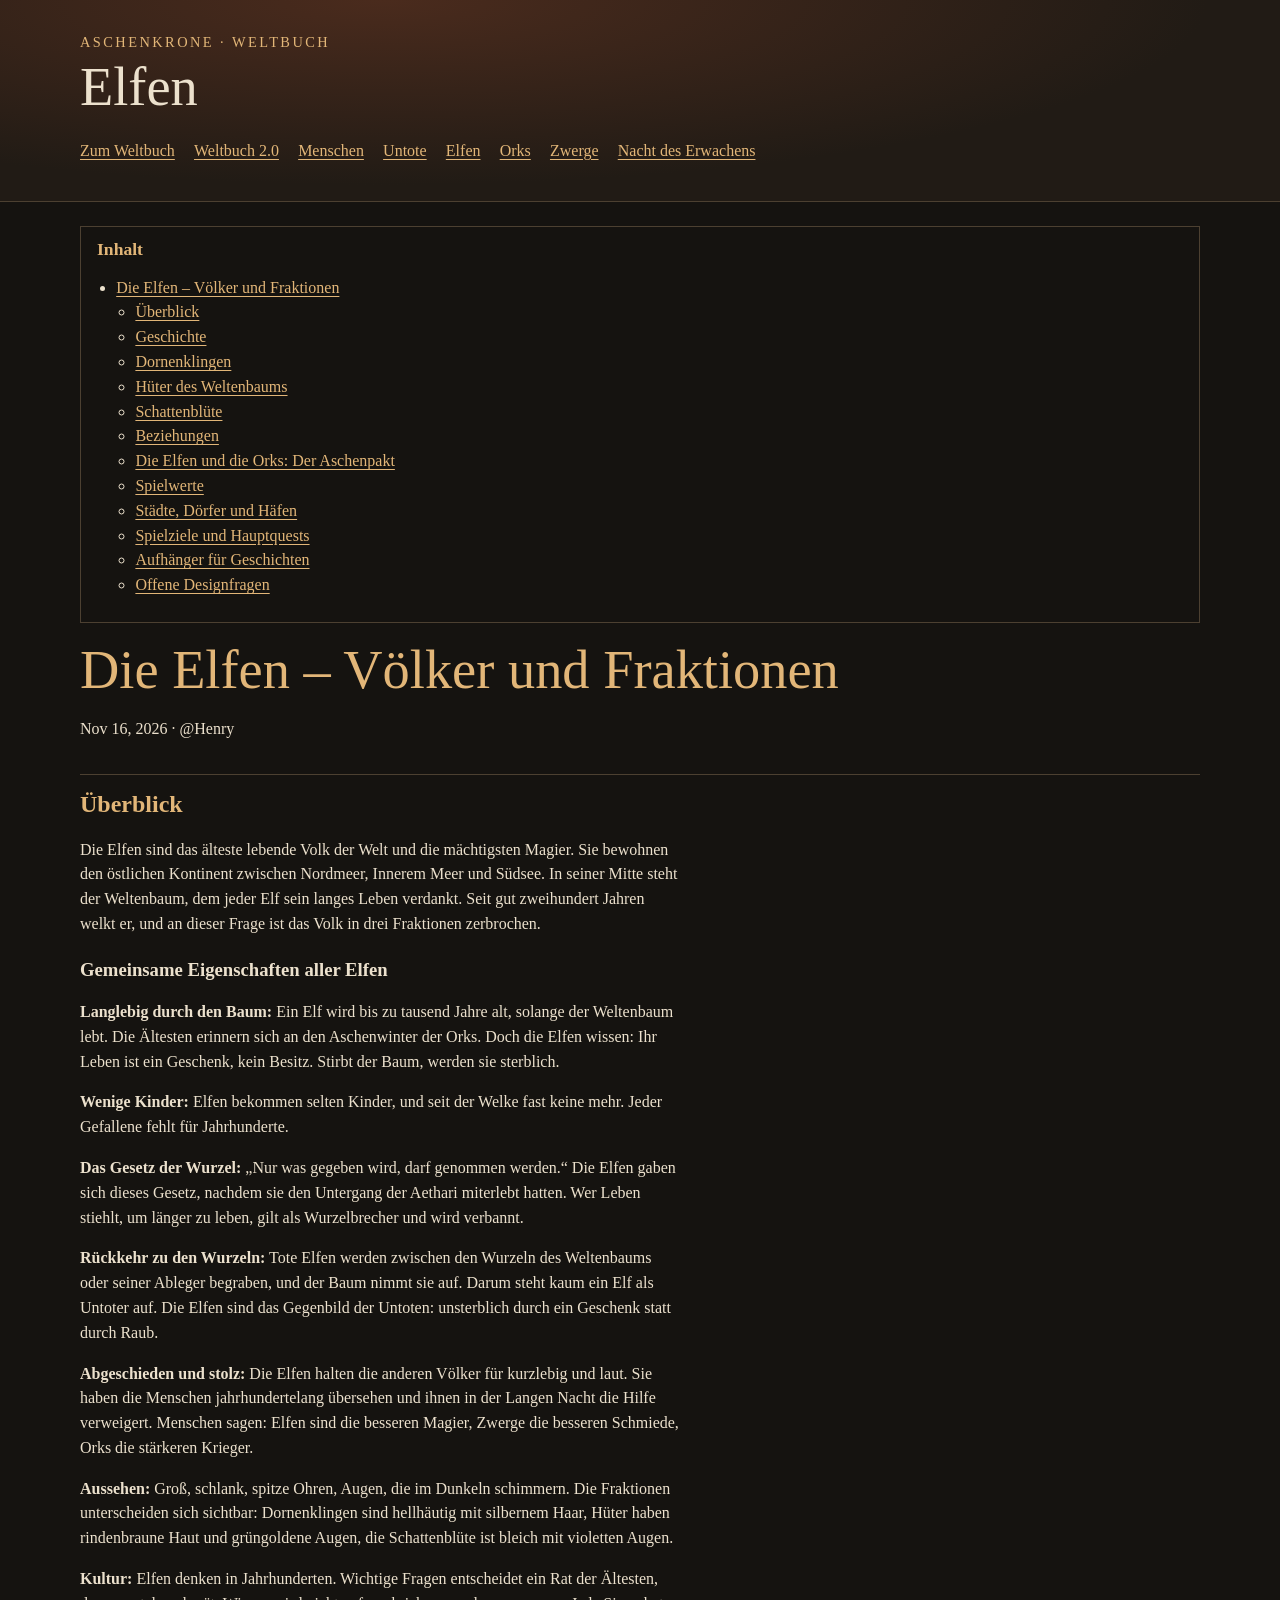
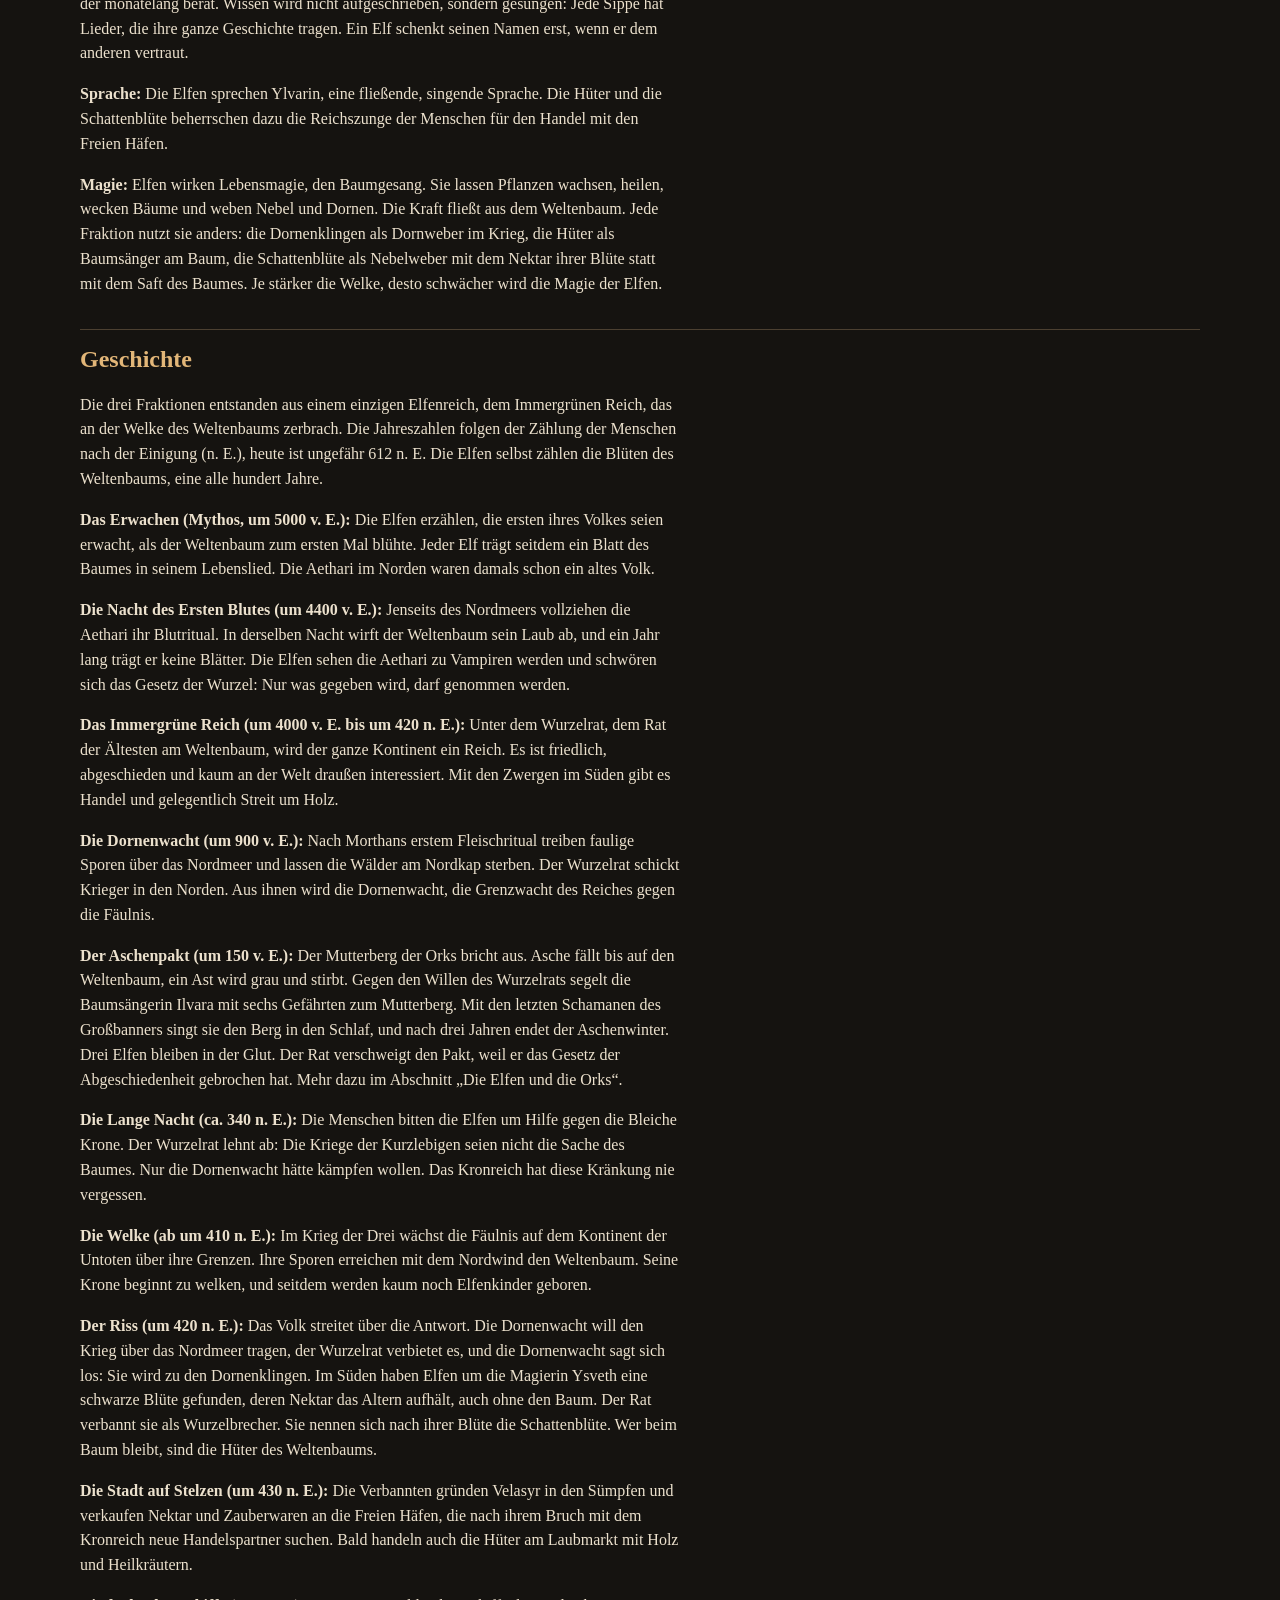
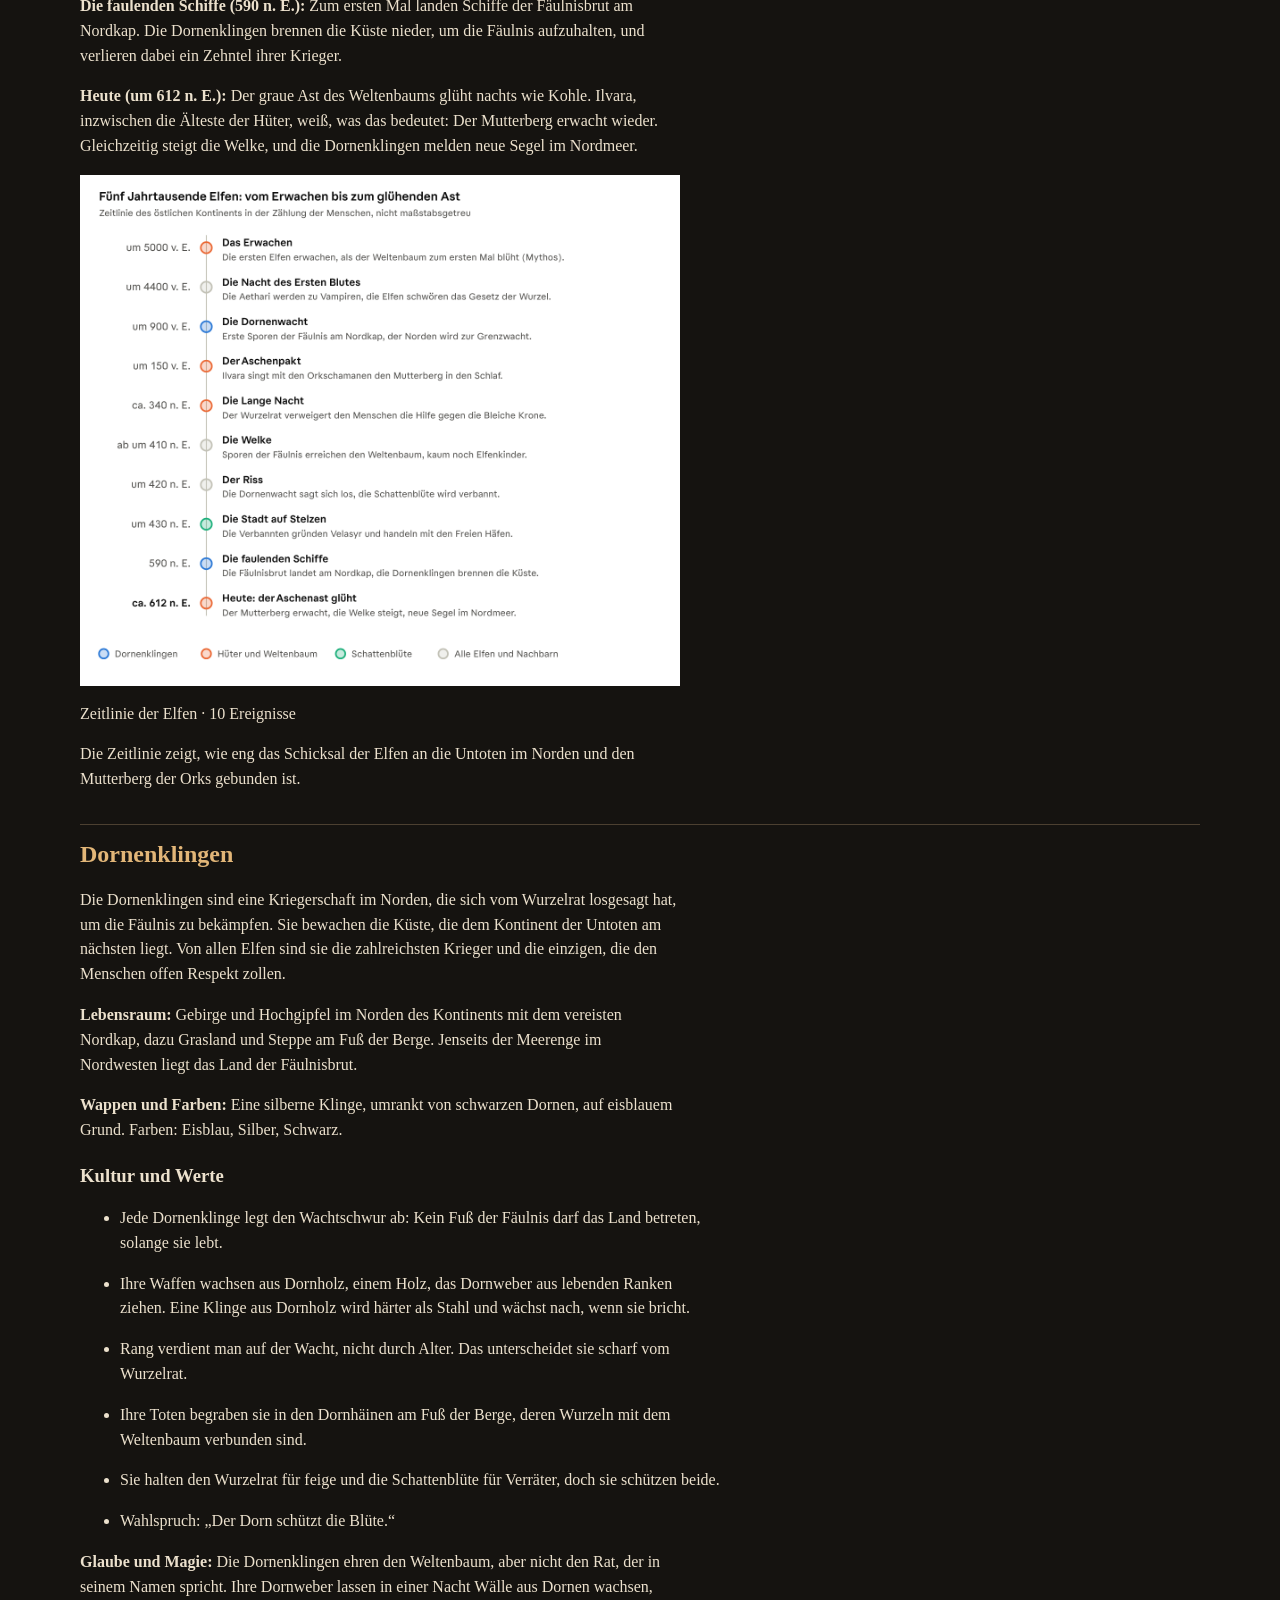
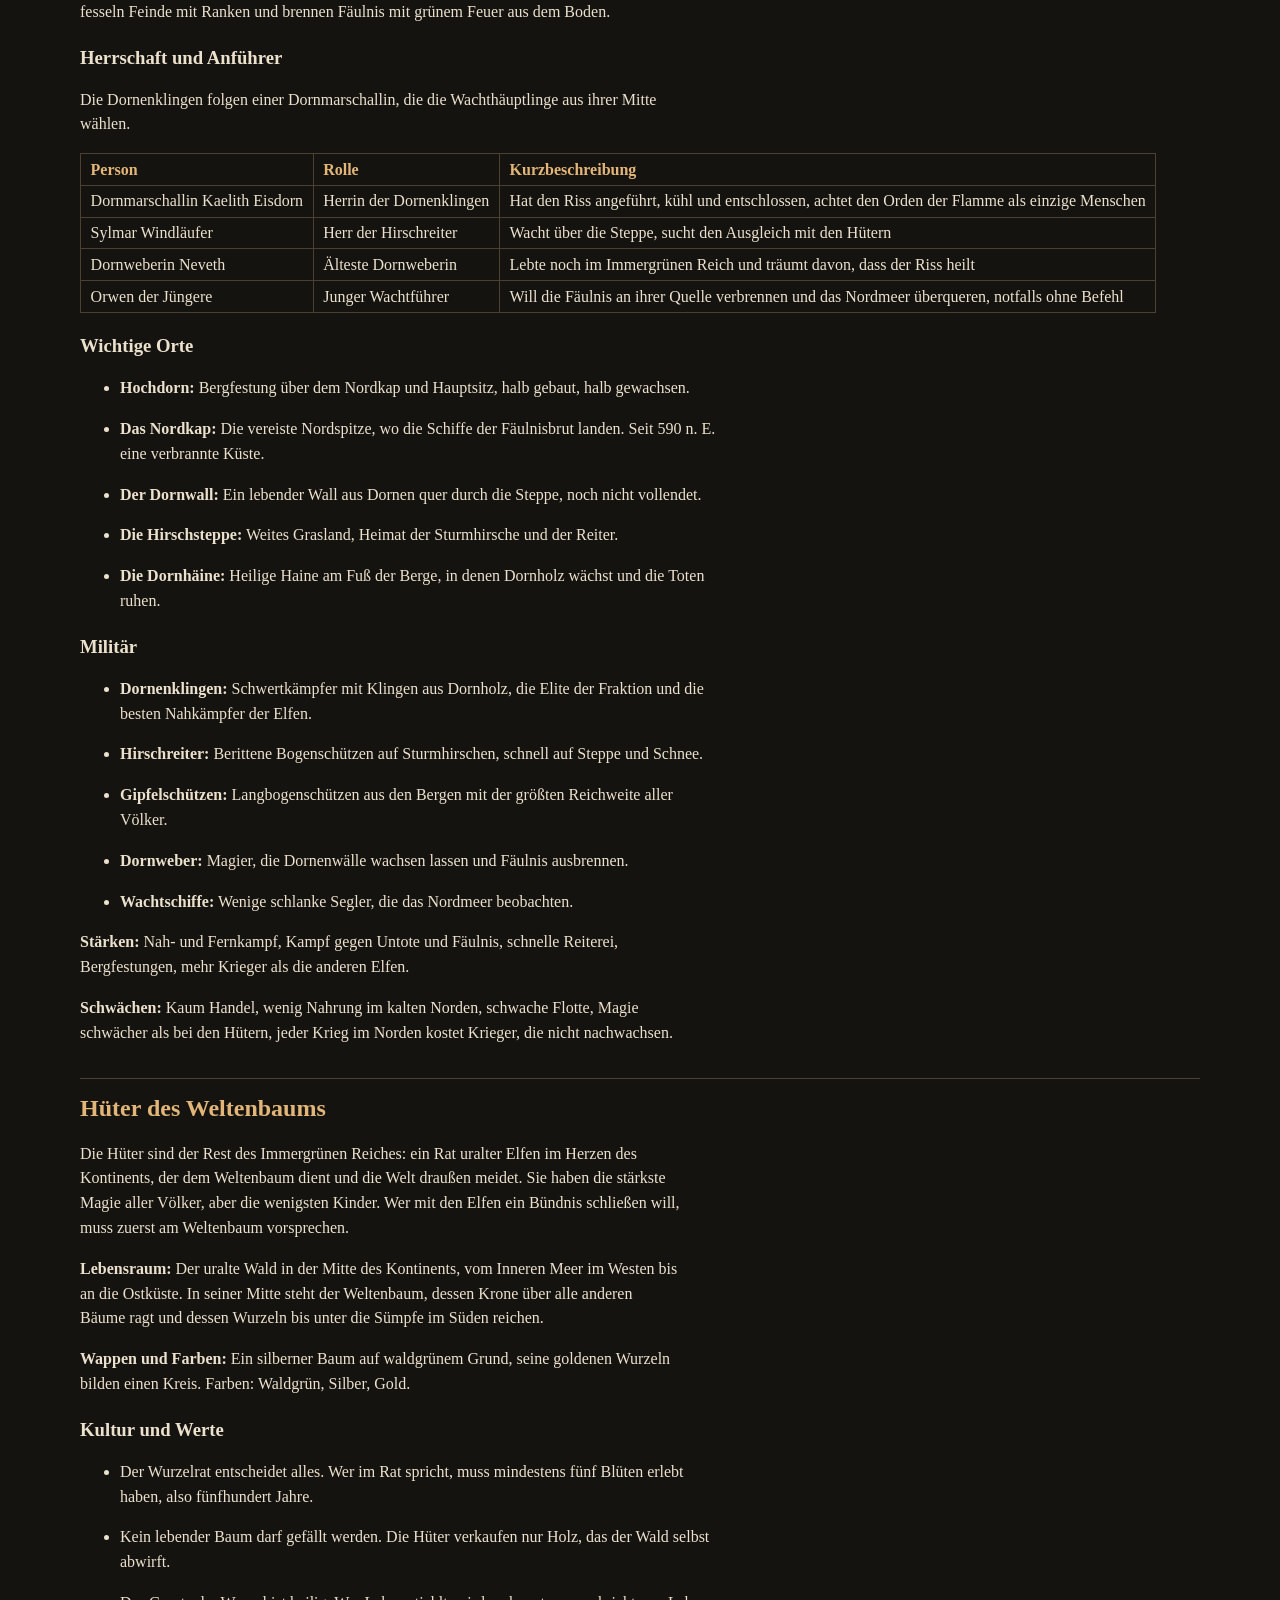
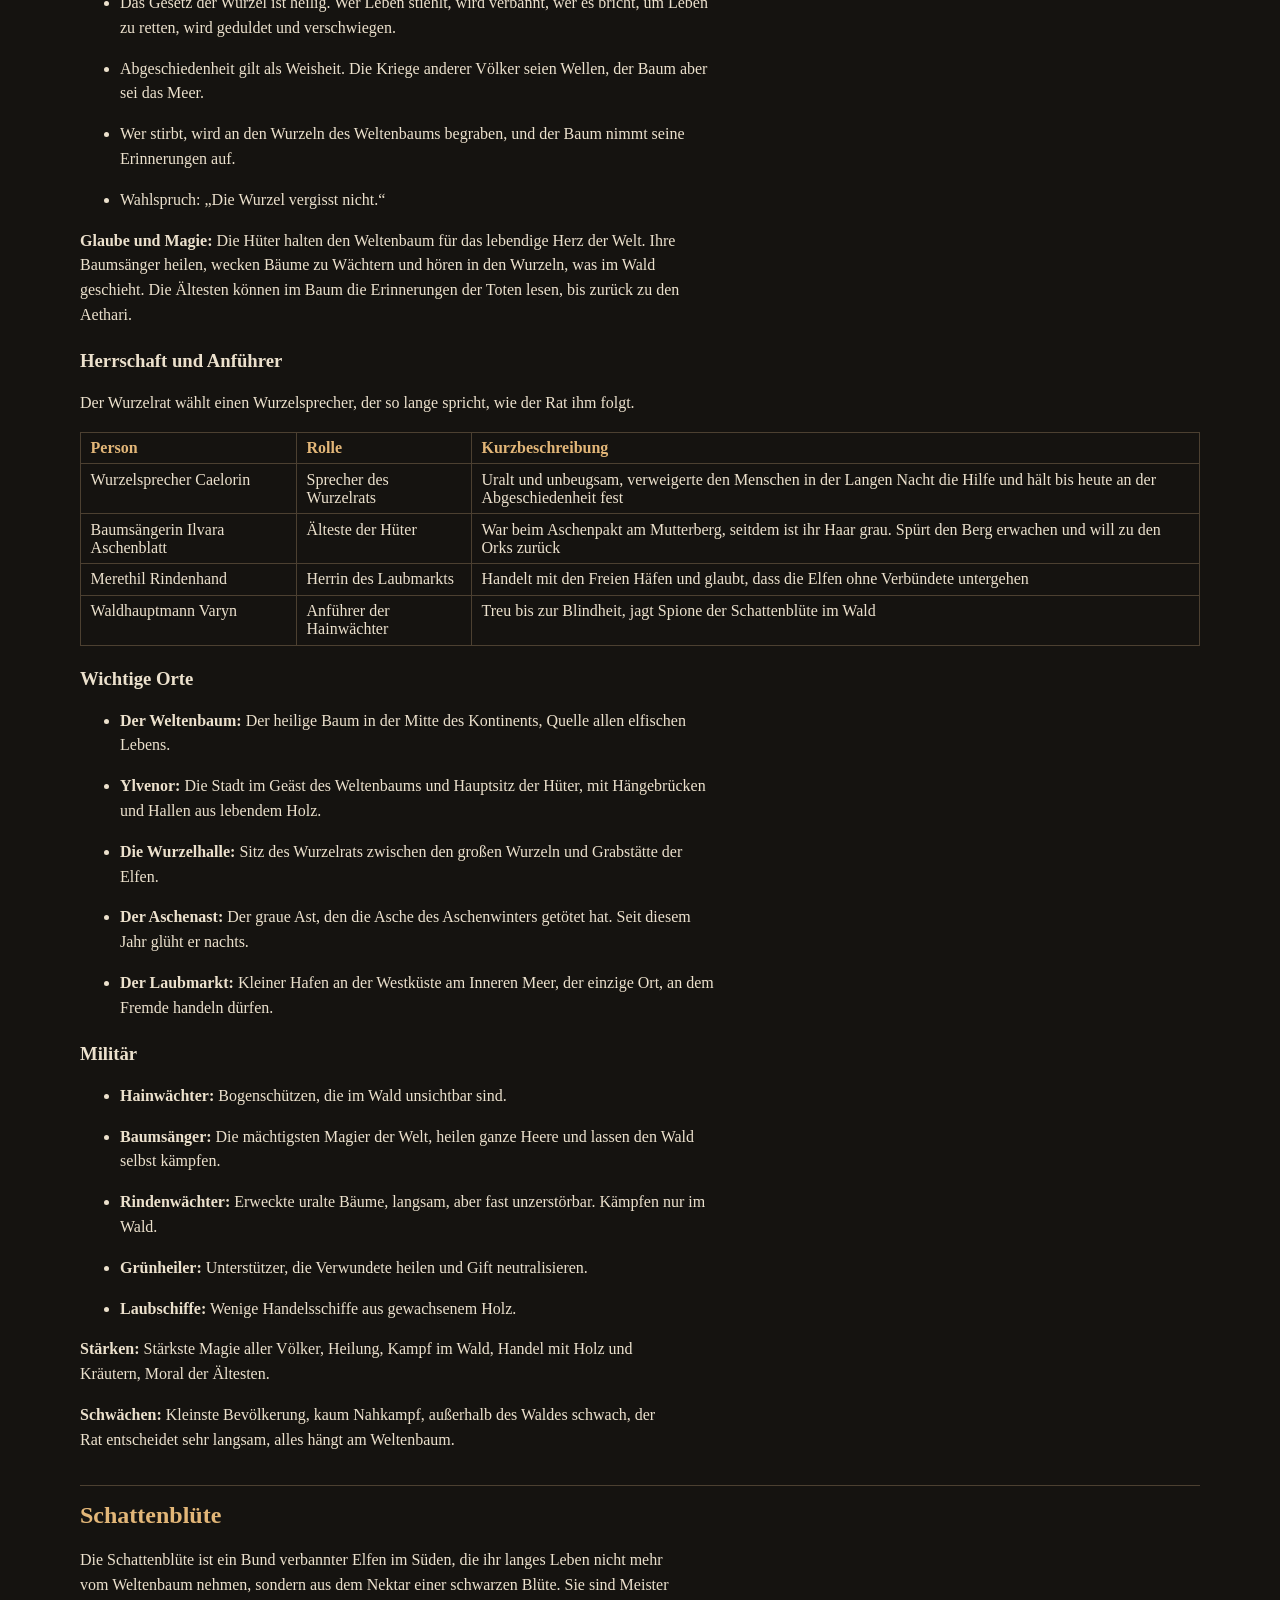
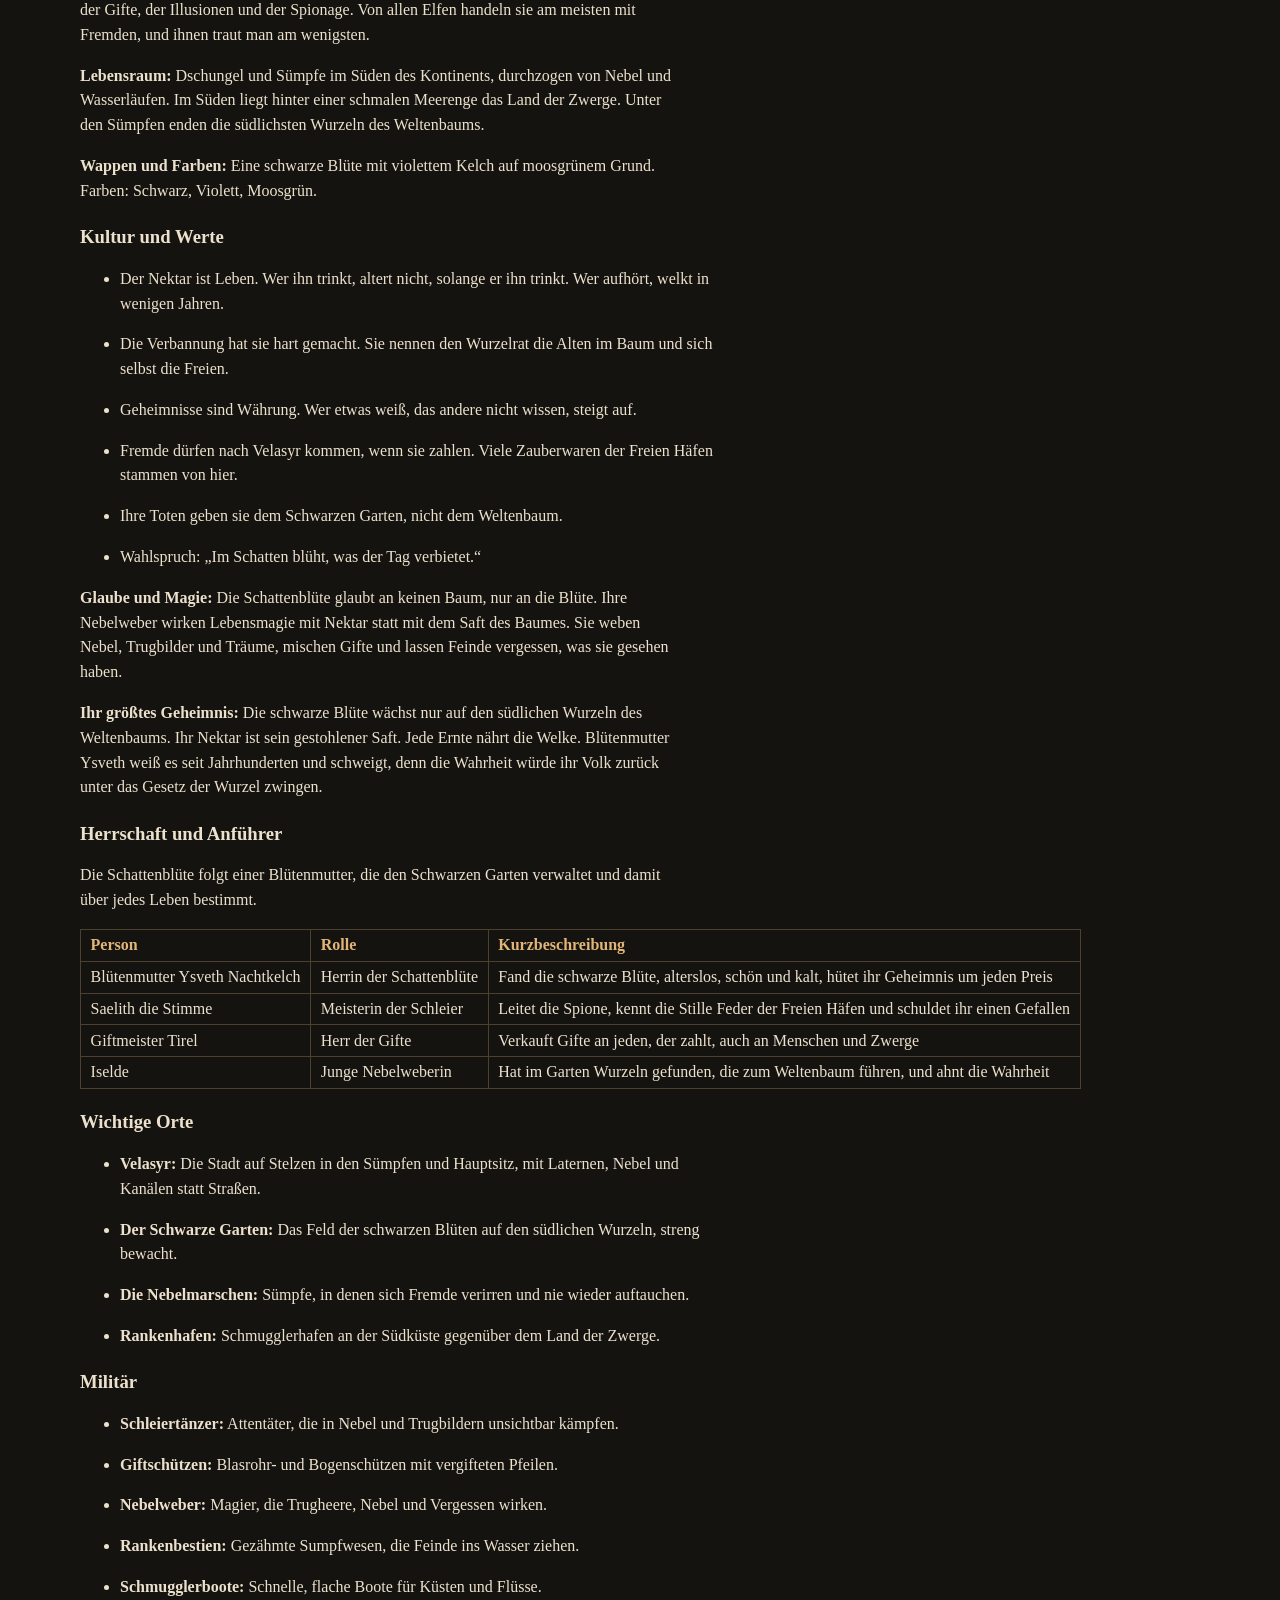
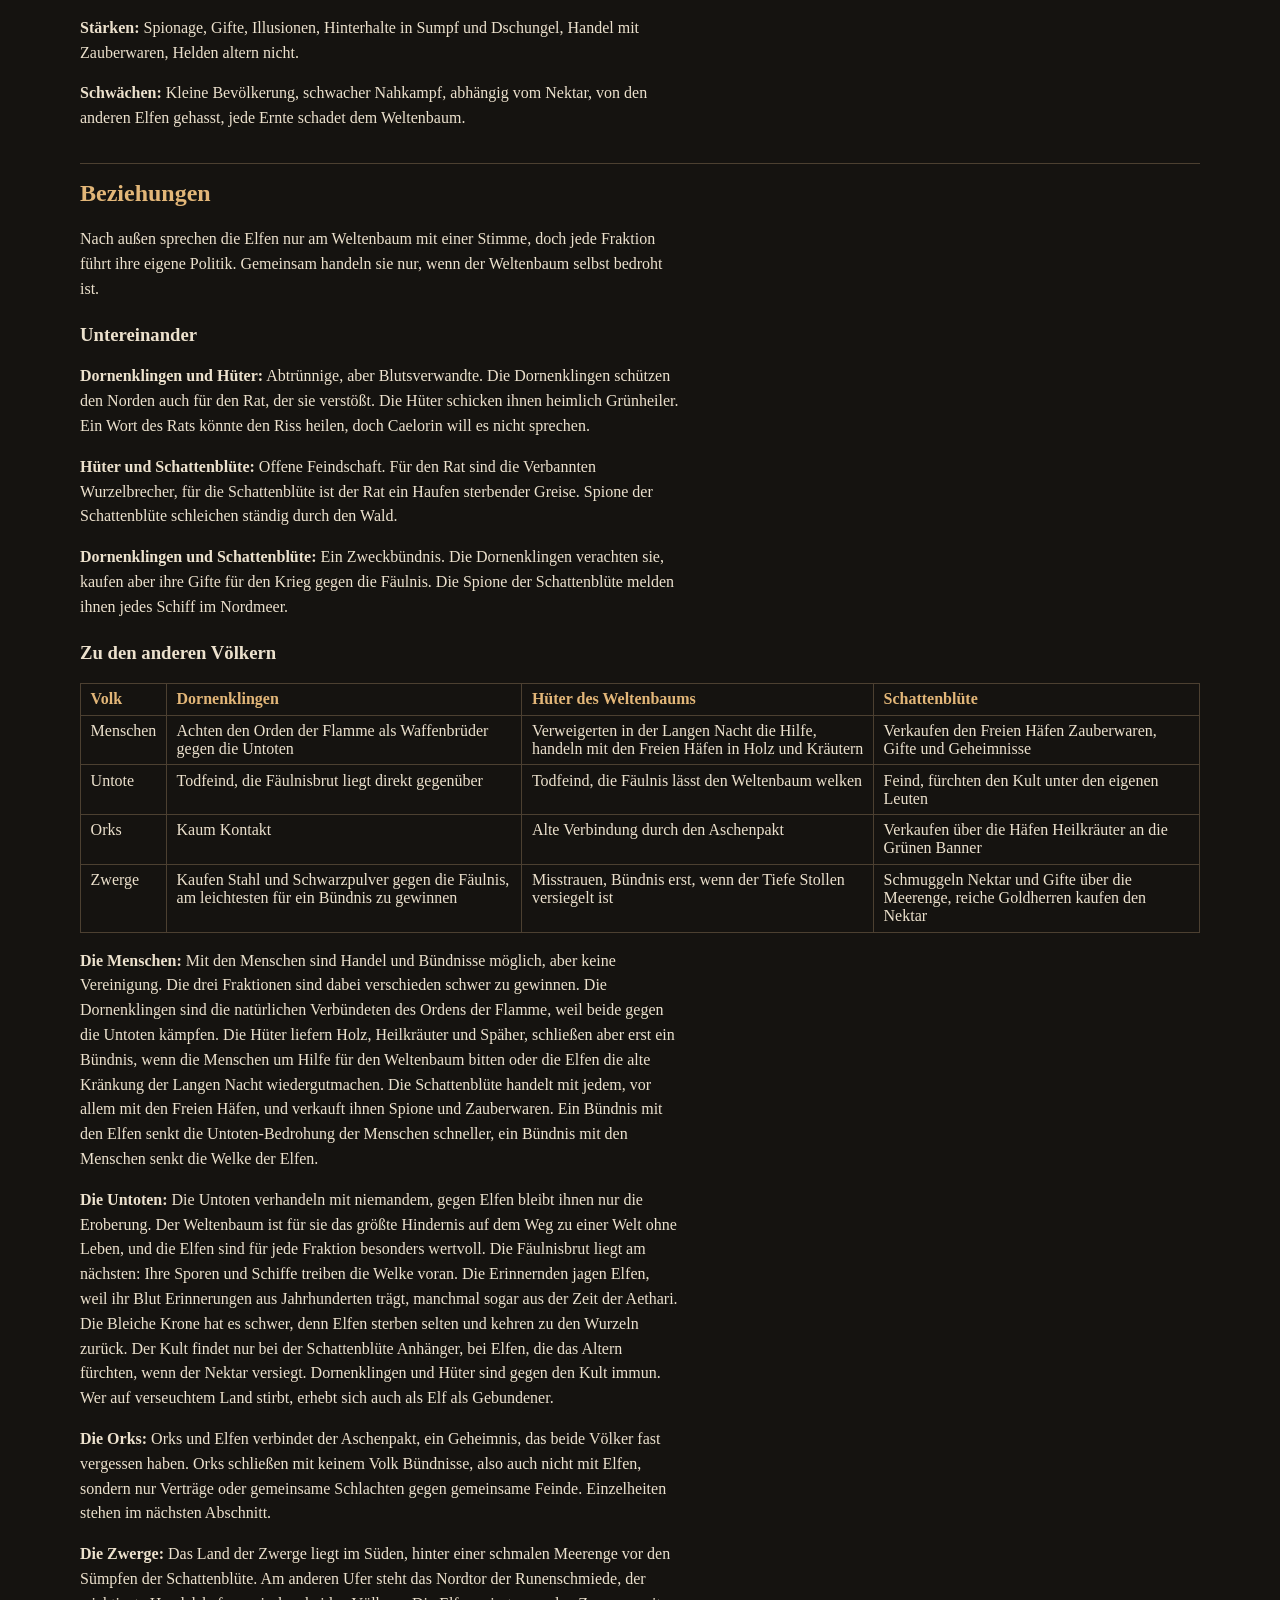
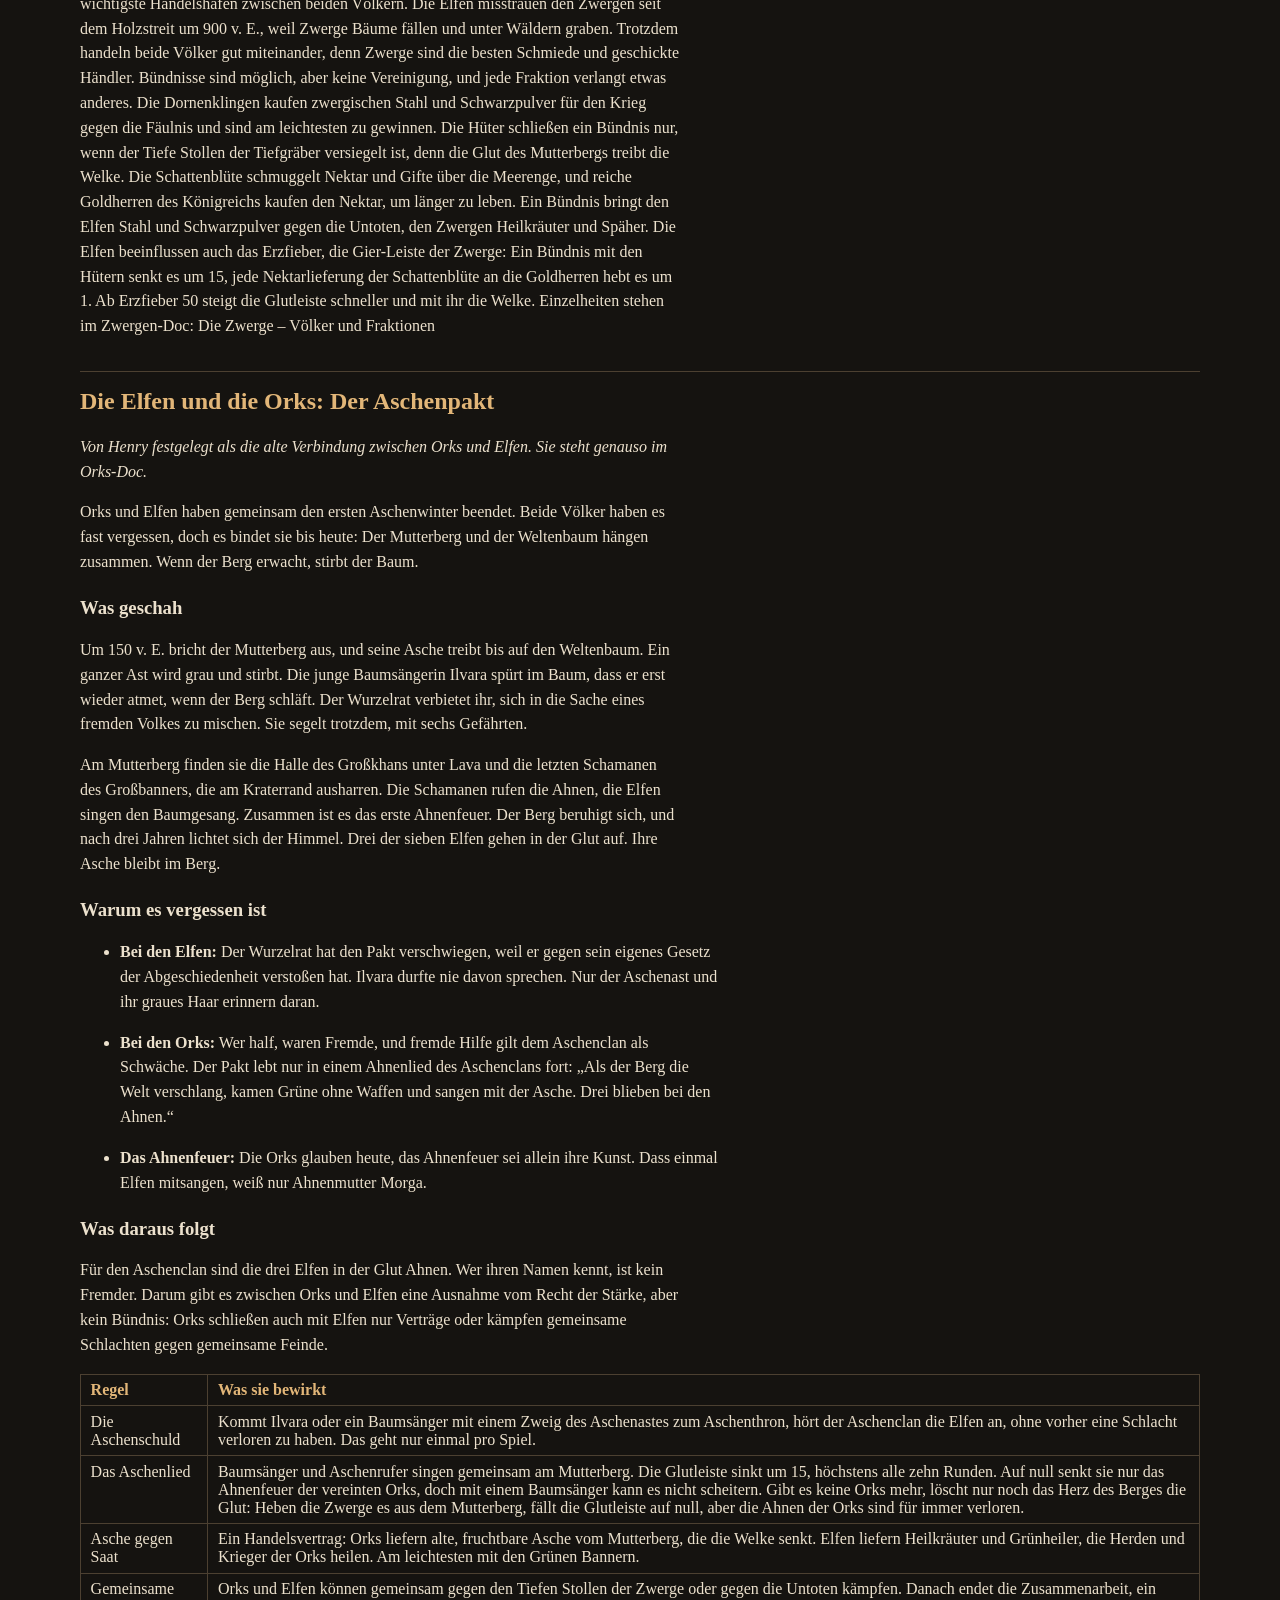
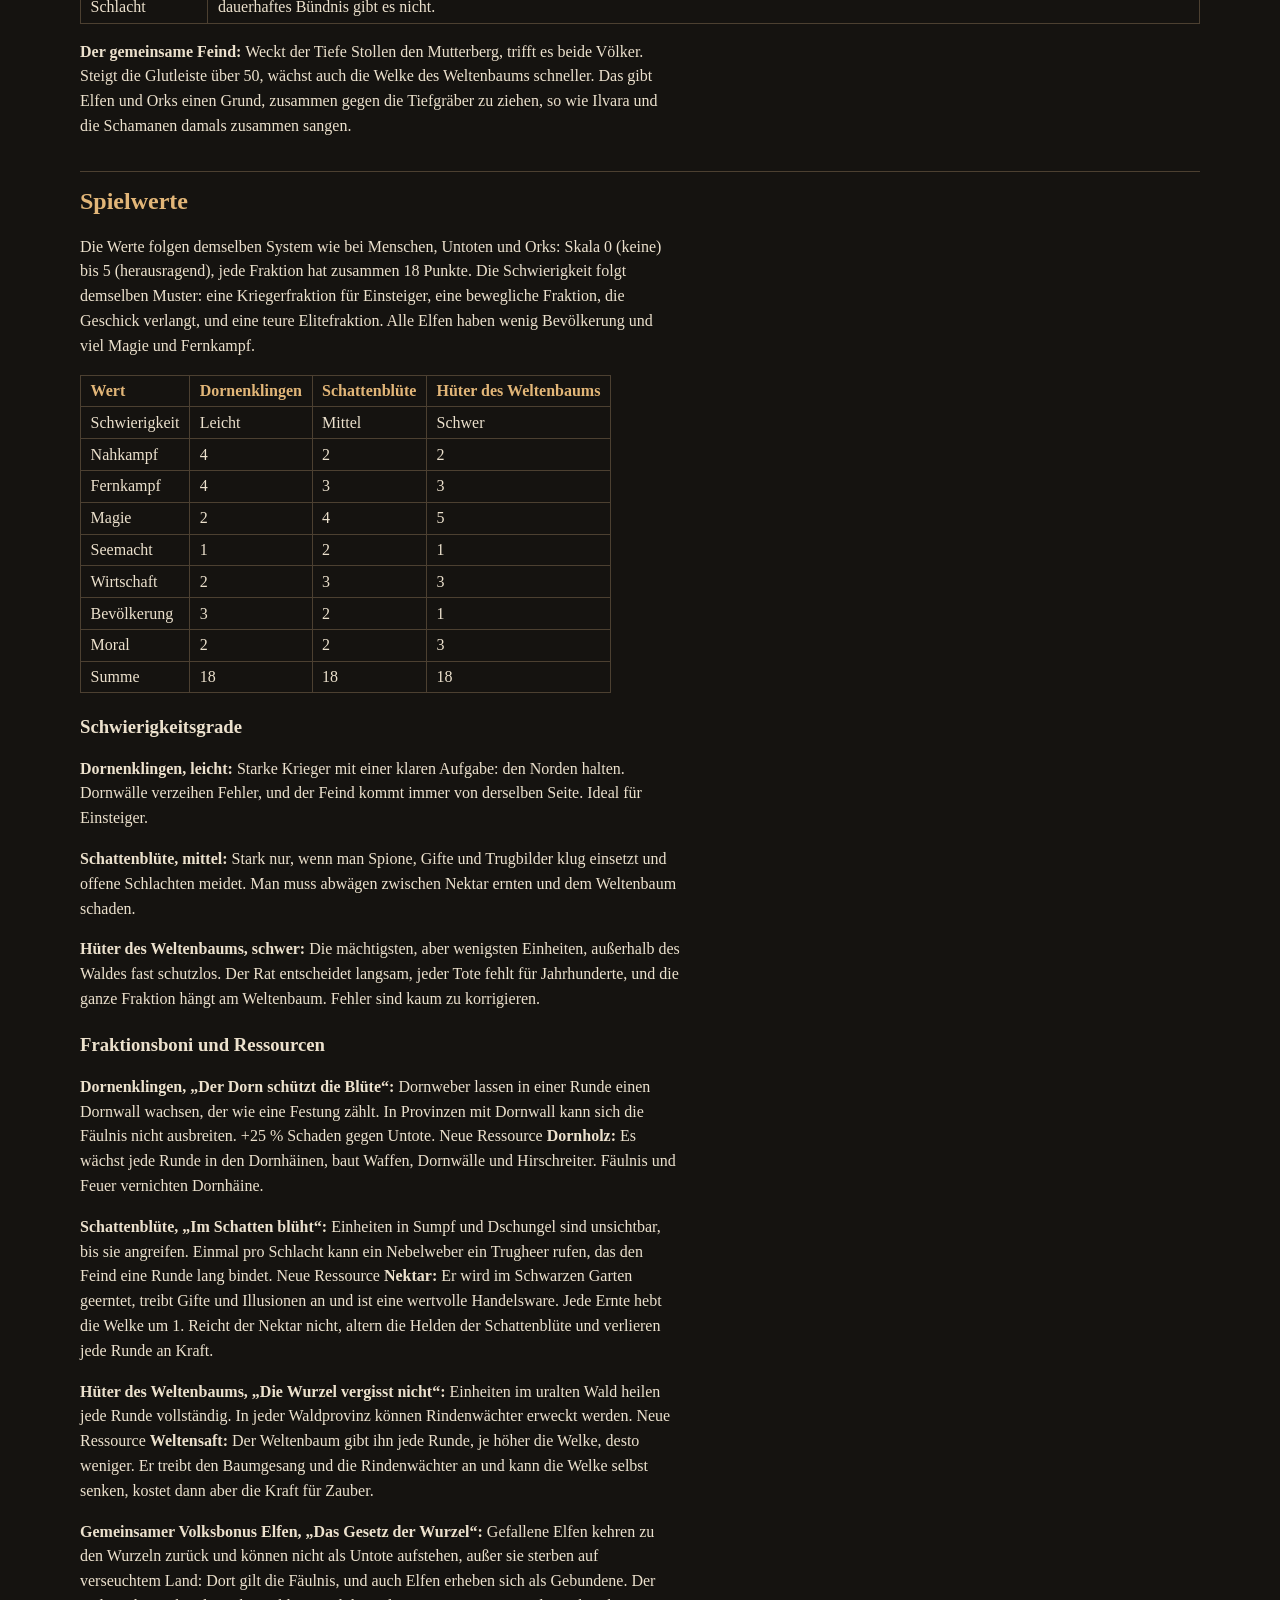
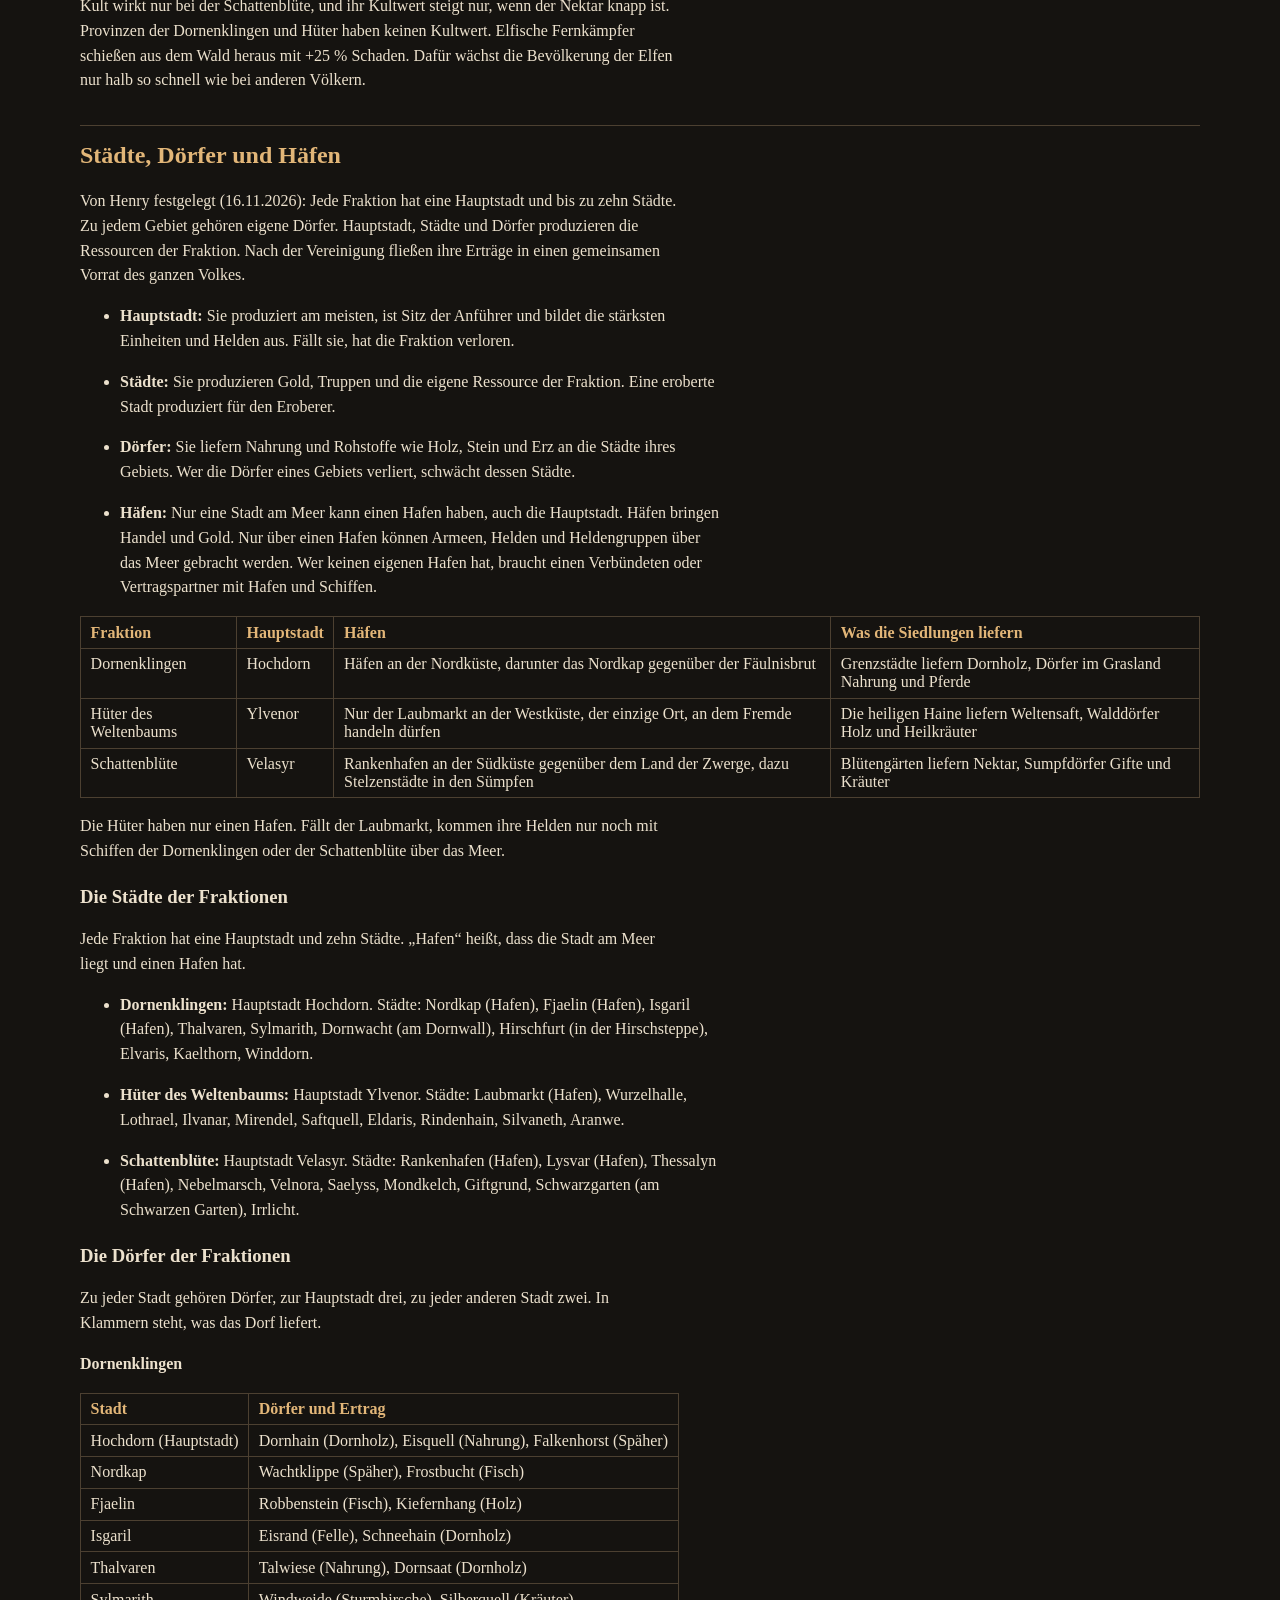
<file: lore/quellen/elfen.html>
<!doctype html>
<html lang="de">
<head>
  <meta charset="utf-8">
  <meta name="viewport" content="width=device-width, initial-scale=1">
  <title>Elfen · Quellen · Aschenkrone</title>
  <link rel="stylesheet" href="../../bestiarium/stil.css">
  <link rel="stylesheet" href="../stil.css">
</head>
<body>
  <header class="masthead">
    <div class="wrap">
      <p class="wordmark">Aschenkrone · Weltbuch</p>
      <h1>Elfen</h1>
      <nav class="lore-nav" aria-label="Quelltexte">
        <a href="../index.html">Zum Weltbuch</a><a href="weltbuch.html">Weltbuch 2.0</a><a href="menschen.html">Menschen</a><a href="untote.html">Untote</a><a href="elfen.html">Elfen</a><a href="orks.html">Orks</a><a href="zwerge.html">Zwerge</a><a href="nacht-des-erwachens.html">Nacht des Erwachens</a>
      </nav>
    </div>
  </header>
  <main class="wrap lore quelltext">
<nav class="inhalt" aria-label="Inhalt">
<h2>Inhalt</h2>
<ul>
<li><a href="#die-elfen-völker-und-fraktionen" id="toc-die-elfen-völker-und-fraktionen">Die Elfen – Völker und Fraktionen</a>
<ul>
<li><a href="#überblick" id="toc-überblick">Überblick</a></li>
<li><a href="#geschichte" id="toc-geschichte">Geschichte</a></li>
<li><a href="#dornenklingen" id="toc-dornenklingen">Dornenklingen</a></li>
<li><a href="#hüter-des-weltenbaums" id="toc-hüter-des-weltenbaums">Hüter des Weltenbaums</a></li>
<li><a href="#schattenblüte" id="toc-schattenblüte">Schattenblüte</a></li>
<li><a href="#beziehungen" id="toc-beziehungen">Beziehungen</a></li>
<li><a href="#die-elfen-und-die-orks-der-aschenpakt" id="toc-die-elfen-und-die-orks-der-aschenpakt">Die Elfen und die Orks: Der Aschenpakt</a></li>
<li><a href="#spielwerte" id="toc-spielwerte">Spielwerte</a></li>
<li><a href="#städte-dörfer-und-häfen" id="toc-städte-dörfer-und-häfen">Städte, Dörfer und Häfen</a></li>
<li><a href="#spielziele-und-hauptquests" id="toc-spielziele-und-hauptquests">Spielziele und Hauptquests</a></li>
<li><a href="#aufhänger-für-geschichten" id="toc-aufhänger-für-geschichten">Aufhänger für Geschichten</a></li>
<li><a href="#offene-designfragen" id="toc-offene-designfragen">Offene Designfragen</a></li>
</ul></li>
</ul>
</nav>
<h1 id="die-elfen-völker-und-fraktionen">Die Elfen – Völker und Fraktionen</h1>
<p>Nov 16, 2026 · @Henry</p>
<h2 id="überblick">Überblick</h2>
<p>Die Elfen sind das älteste lebende Volk der Welt und die mächtigsten Magier. Sie bewohnen den östlichen Kontinent zwischen Nordmeer, Innerem Meer und Südsee. In seiner Mitte steht der Weltenbaum, dem jeder Elf sein langes Leben verdankt. Seit gut zweihundert Jahren welkt er, und an dieser Frage ist das Volk in drei Fraktionen zerbrochen.</p>
<h3 id="gemeinsame-eigenschaften-aller-elfen">Gemeinsame Eigenschaften aller Elfen</h3>
<p><strong>Langlebig durch den Baum:</strong> Ein Elf wird bis zu tausend Jahre alt, solange der Weltenbaum lebt. Die Ältesten erinnern sich an den Aschenwinter der Orks. Doch die Elfen wissen: Ihr Leben ist ein Geschenk, kein Besitz. Stirbt der Baum, werden sie sterblich.</p>
<p><strong>Wenige Kinder:</strong> Elfen bekommen selten Kinder, und seit der Welke fast keine mehr. Jeder Gefallene fehlt für Jahrhunderte.</p>
<p><strong>Das Gesetz der Wurzel:</strong> „Nur was gegeben wird, darf genommen werden.“ Die Elfen gaben sich dieses Gesetz, nachdem sie den Untergang der Aethari miterlebt hatten. Wer Leben stiehlt, um länger zu leben, gilt als Wurzelbrecher und wird verbannt.</p>
<p><strong>Rückkehr zu den Wurzeln:</strong> Tote Elfen werden zwischen den Wurzeln des Weltenbaums oder seiner Ableger begraben, und der Baum nimmt sie auf. Darum steht kaum ein Elf als Untoter auf. Die Elfen sind das Gegenbild der Untoten: unsterblich durch ein Geschenk statt durch Raub.</p>
<p><strong>Abgeschieden und stolz:</strong> Die Elfen halten die anderen Völker für kurzlebig und laut. Sie haben die Menschen jahrhundertelang übersehen und ihnen in der Langen Nacht die Hilfe verweigert. Menschen sagen: Elfen sind die besseren Magier, Zwerge die besseren Schmiede, Orks die stärkeren Krieger.</p>
<p><strong>Aussehen:</strong> Groß, schlank, spitze Ohren, Augen, die im Dunkeln schimmern. Die Fraktionen unterscheiden sich sichtbar: Dornenklingen sind hellhäutig mit silbernem Haar, Hüter haben rindenbraune Haut und grüngoldene Augen, die Schattenblüte ist bleich mit violetten Augen.</p>
<p><strong>Kultur:</strong> Elfen denken in Jahrhunderten. Wichtige Fragen entscheidet ein Rat der Ältesten, der monatelang berät. Wissen wird nicht aufgeschrieben, sondern gesungen: Jede Sippe hat Lieder, die ihre ganze Geschichte tragen. Ein Elf schenkt seinen Namen erst, wenn er dem anderen vertraut.</p>
<p><strong>Sprache:</strong> Die Elfen sprechen Ylvarin, eine fließende, singende Sprache. Die Hüter und die Schattenblüte beherrschen dazu die Reichszunge der Menschen für den Handel mit den Freien Häfen.</p>
<p><strong>Magie:</strong> Elfen wirken Lebensmagie, den Baumgesang. Sie lassen Pflanzen wachsen, heilen, wecken Bäume und weben Nebel und Dornen. Die Kraft fließt aus dem Weltenbaum. Jede Fraktion nutzt sie anders: die Dornenklingen als Dornweber im Krieg, die Hüter als Baumsänger am Baum, die Schattenblüte als Nebelweber mit dem Nektar ihrer Blüte statt mit dem Saft des Baumes. Je stärker die Welke, desto schwächer wird die Magie der Elfen.</p>
<h2 id="geschichte">Geschichte</h2>
<p>Die drei Fraktionen entstanden aus einem einzigen Elfenreich, dem Immergrünen Reich, das an der Welke des Weltenbaums zerbrach. Die Jahreszahlen folgen der Zählung der Menschen nach der Einigung (n. E.), heute ist ungefähr 612 n. E. Die Elfen selbst zählen die Blüten des Weltenbaums, eine alle hundert Jahre.</p>
<p><strong>Das Erwachen (Mythos, um 5000 v. E.):</strong> Die Elfen erzählen, die ersten ihres Volkes seien erwacht, als der Weltenbaum zum ersten Mal blühte. Jeder Elf trägt seitdem ein Blatt des Baumes in seinem Lebenslied. Die Aethari im Norden waren damals schon ein altes Volk.</p>
<p><strong>Die Nacht des Ersten Blutes (um 4400 v. E.):</strong> Jenseits des Nordmeers vollziehen die Aethari ihr Blutritual. In derselben Nacht wirft der Weltenbaum sein Laub ab, und ein Jahr lang trägt er keine Blätter. Die Elfen sehen die Aethari zu Vampiren werden und schwören sich das Gesetz der Wurzel: Nur was gegeben wird, darf genommen werden.</p>
<p><strong>Das Immergrüne Reich (um 4000 v. E. bis um 420 n. E.):</strong> Unter dem Wurzelrat, dem Rat der Ältesten am Weltenbaum, wird der ganze Kontinent ein Reich. Es ist friedlich, abgeschieden und kaum an der Welt draußen interessiert. Mit den Zwergen im Süden gibt es Handel und gelegentlich Streit um Holz.</p>
<p><strong>Die Dornenwacht (um 900 v. E.):</strong> Nach Morthans erstem Fleischritual treiben faulige Sporen über das Nordmeer und lassen die Wälder am Nordkap sterben. Der Wurzelrat schickt Krieger in den Norden. Aus ihnen wird die Dornenwacht, die Grenzwacht des Reiches gegen die Fäulnis.</p>
<p><strong>Der Aschenpakt (um 150 v. E.):</strong> Der Mutterberg der Orks bricht aus. Asche fällt bis auf den Weltenbaum, ein Ast wird grau und stirbt. Gegen den Willen des Wurzelrats segelt die Baumsängerin Ilvara mit sechs Gefährten zum Mutterberg. Mit den letzten Schamanen des Großbanners singt sie den Berg in den Schlaf, und nach drei Jahren endet der Aschenwinter. Drei Elfen bleiben in der Glut. Der Rat verschweigt den Pakt, weil er das Gesetz der Abgeschiedenheit gebrochen hat. Mehr dazu im Abschnitt „Die Elfen und die Orks“.</p>
<p><strong>Die Lange Nacht (ca. 340 n. E.):</strong> Die Menschen bitten die Elfen um Hilfe gegen die Bleiche Krone. Der Wurzelrat lehnt ab: Die Kriege der Kurzlebigen seien nicht die Sache des Baumes. Nur die Dornenwacht hätte kämpfen wollen. Das Kronreich hat diese Kränkung nie vergessen.</p>
<p><strong>Die Welke (ab um 410 n. E.):</strong> Im Krieg der Drei wächst die Fäulnis auf dem Kontinent der Untoten über ihre Grenzen. Ihre Sporen erreichen mit dem Nordwind den Weltenbaum. Seine Krone beginnt zu welken, und seitdem werden kaum noch Elfenkinder geboren.</p>
<p><strong>Der Riss (um 420 n. E.):</strong> Das Volk streitet über die Antwort. Die Dornenwacht will den Krieg über das Nordmeer tragen, der Wurzelrat verbietet es, und die Dornenwacht sagt sich los: Sie wird zu den Dornenklingen. Im Süden haben Elfen um die Magierin Ysveth eine schwarze Blüte gefunden, deren Nektar das Altern aufhält, auch ohne den Baum. Der Rat verbannt sie als Wurzelbrecher. Sie nennen sich nach ihrer Blüte die Schattenblüte. Wer beim Baum bleibt, sind die Hüter des Weltenbaums.</p>
<p><strong>Die Stadt auf Stelzen (um 430 n. E.):</strong> Die Verbannten gründen Velasyr in den Sümpfen und verkaufen Nektar und Zauberwaren an die Freien Häfen, die nach ihrem Bruch mit dem Kronreich neue Handelspartner suchen. Bald handeln auch die Hüter am Laubmarkt mit Holz und Heilkräutern.</p>
<p><strong>Die faulenden Schiffe (590 n. E.):</strong> Zum ersten Mal landen Schiffe der Fäulnisbrut am Nordkap. Die Dornenklingen brennen die Küste nieder, um die Fäulnis aufzuhalten, und verlieren dabei ein Zehntel ihrer Krieger.</p>
<p><strong>Heute (um 612 n. E.):</strong> Der graue Ast des Weltenbaums glüht nachts wie Kohle. Ilvara, inzwischen die Älteste der Hüter, weiß, was das bedeutet: Der Mutterberg erwacht wieder. Gleichzeitig steigt die Welke, und die Dornenklingen melden neue Segel im Nordmeer.</p>
<p><img loading="lazy" src="bilder/elfen-1.png" alt="Zeitlinie der Elfen · 10 Ereignisse" /></p>
<p>Zeitlinie der Elfen · 10 Ereignisse</p>
<p>Die Zeitlinie zeigt, wie eng das Schicksal der Elfen an die Untoten im Norden und den Mutterberg der Orks gebunden ist.</p>
<h2 id="dornenklingen">Dornenklingen</h2>
<p>Die Dornenklingen sind eine Kriegerschaft im Norden, die sich vom Wurzelrat losgesagt hat, um die Fäulnis zu bekämpfen. Sie bewachen die Küste, die dem Kontinent der Untoten am nächsten liegt. Von allen Elfen sind sie die zahlreichsten Krieger und die einzigen, die den Menschen offen Respekt zollen.</p>
<p><strong>Lebensraum:</strong> Gebirge und Hochgipfel im Norden des Kontinents mit dem vereisten Nordkap, dazu Grasland und Steppe am Fuß der Berge. Jenseits der Meerenge im Nordwesten liegt das Land der Fäulnisbrut.</p>
<p><strong>Wappen und Farben:</strong> Eine silberne Klinge, umrankt von schwarzen Dornen, auf eisblauem Grund. Farben: Eisblau, Silber, Schwarz.</p>
<h3 id="kultur-und-werte">Kultur und Werte</h3>
<ul>
<li><p>Jede Dornenklinge legt den Wachtschwur ab: Kein Fuß der Fäulnis darf das Land betreten, solange sie lebt.</p></li>
<li><p>Ihre Waffen wachsen aus Dornholz, einem Holz, das Dornweber aus lebenden Ranken ziehen. Eine Klinge aus Dornholz wird härter als Stahl und wächst nach, wenn sie bricht.</p></li>
<li><p>Rang verdient man auf der Wacht, nicht durch Alter. Das unterscheidet sie scharf vom Wurzelrat.</p></li>
<li><p>Ihre Toten begraben sie in den Dornhäinen am Fuß der Berge, deren Wurzeln mit dem Weltenbaum verbunden sind.</p></li>
<li><p>Sie halten den Wurzelrat für feige und die Schattenblüte für Verräter, doch sie schützen beide.</p></li>
<li><p>Wahlspruch: „Der Dorn schützt die Blüte.“</p></li>
</ul>
<p><strong>Glaube und Magie:</strong> Die Dornenklingen ehren den Weltenbaum, aber nicht den Rat, der in seinem Namen spricht. Ihre Dornweber lassen in einer Nacht Wälle aus Dornen wachsen, fesseln Feinde mit Ranken und brennen Fäulnis mit grünem Feuer aus dem Boden.</p>
<h3 id="herrschaft-und-anführer">Herrschaft und Anführer</h3>
<p>Die Dornenklingen folgen einer Dornmarschallin, die die Wachthäuptlinge aus ihrer Mitte wählen.</p>
<table>
<colgroup>
<col />
<col />
<col />
</colgroup>
<thead>
<tr class="header">
<th>Person</th>
<th>Rolle</th>
<th>Kurzbeschreibung</th>
</tr>
</thead>
<tbody>
<tr class="odd">
<td>Dornmarschallin Kaelith Eisdorn</td>
<td>Herrin der Dornenklingen</td>
<td>Hat den Riss angeführt, kühl und entschlossen, achtet den Orden der Flamme als einzige Menschen</td>
</tr>
<tr class="even">
<td>Sylmar Windläufer</td>
<td>Herr der Hirschreiter</td>
<td>Wacht über die Steppe, sucht den Ausgleich mit den Hütern</td>
</tr>
<tr class="odd">
<td>Dornweberin Neveth</td>
<td>Älteste Dornweberin</td>
<td>Lebte noch im Immergrünen Reich und träumt davon, dass der Riss heilt</td>
</tr>
<tr class="even">
<td>Orwen der Jüngere</td>
<td>Junger Wachtführer</td>
<td>Will die Fäulnis an ihrer Quelle verbrennen und das Nordmeer überqueren, notfalls ohne Befehl</td>
</tr>
</tbody>
</table>
<h3 id="wichtige-orte">Wichtige Orte</h3>
<ul>
<li><p><strong>Hochdorn:</strong> Bergfestung über dem Nordkap und Hauptsitz, halb gebaut, halb gewachsen.</p></li>
<li><p><strong>Das Nordkap:</strong> Die vereiste Nordspitze, wo die Schiffe der Fäulnisbrut landen. Seit 590 n. E. eine verbrannte Küste.</p></li>
<li><p><strong>Der Dornwall:</strong> Ein lebender Wall aus Dornen quer durch die Steppe, noch nicht vollendet.</p></li>
<li><p><strong>Die Hirschsteppe:</strong> Weites Grasland, Heimat der Sturmhirsche und der Reiter.</p></li>
<li><p><strong>Die Dornhäine:</strong> Heilige Haine am Fuß der Berge, in denen Dornholz wächst und die Toten ruhen.</p></li>
</ul>
<h3 id="militär">Militär</h3>
<ul>
<li><p><strong>Dornenklingen:</strong> Schwertkämpfer mit Klingen aus Dornholz, die Elite der Fraktion und die besten Nahkämpfer der Elfen.</p></li>
<li><p><strong>Hirschreiter:</strong> Berittene Bogenschützen auf Sturmhirschen, schnell auf Steppe und Schnee.</p></li>
<li><p><strong>Gipfelschützen:</strong> Langbogenschützen aus den Bergen mit der größten Reichweite aller Völker.</p></li>
<li><p><strong>Dornweber:</strong> Magier, die Dornenwälle wachsen lassen und Fäulnis ausbrennen.</p></li>
<li><p><strong>Wachtschiffe:</strong> Wenige schlanke Segler, die das Nordmeer beobachten.</p></li>
</ul>
<p><strong>Stärken:</strong> Nah- und Fernkampf, Kampf gegen Untote und Fäulnis, schnelle Reiterei, Bergfestungen, mehr Krieger als die anderen Elfen.</p>
<p><strong>Schwächen:</strong> Kaum Handel, wenig Nahrung im kalten Norden, schwache Flotte, Magie schwächer als bei den Hütern, jeder Krieg im Norden kostet Krieger, die nicht nachwachsen.</p>
<h2 id="hüter-des-weltenbaums">Hüter des Weltenbaums</h2>
<p>Die Hüter sind der Rest des Immergrünen Reiches: ein Rat uralter Elfen im Herzen des Kontinents, der dem Weltenbaum dient und die Welt draußen meidet. Sie haben die stärkste Magie aller Völker, aber die wenigsten Kinder. Wer mit den Elfen ein Bündnis schließen will, muss zuerst am Weltenbaum vorsprechen.</p>
<p><strong>Lebensraum:</strong> Der uralte Wald in der Mitte des Kontinents, vom Inneren Meer im Westen bis an die Ostküste. In seiner Mitte steht der Weltenbaum, dessen Krone über alle anderen Bäume ragt und dessen Wurzeln bis unter die Sümpfe im Süden reichen.</p>
<p><strong>Wappen und Farben:</strong> Ein silberner Baum auf waldgrünem Grund, seine goldenen Wurzeln bilden einen Kreis. Farben: Waldgrün, Silber, Gold.</p>
<h3 id="kultur-und-werte-1">Kultur und Werte</h3>
<ul>
<li><p>Der Wurzelrat entscheidet alles. Wer im Rat spricht, muss mindestens fünf Blüten erlebt haben, also fünfhundert Jahre.</p></li>
<li><p>Kein lebender Baum darf gefällt werden. Die Hüter verkaufen nur Holz, das der Wald selbst abwirft.</p></li>
<li><p>Das Gesetz der Wurzel ist heilig. Wer Leben stiehlt, wird verbannt, wer es bricht, um Leben zu retten, wird geduldet und verschwiegen.</p></li>
<li><p>Abgeschiedenheit gilt als Weisheit. Die Kriege anderer Völker seien Wellen, der Baum aber sei das Meer.</p></li>
<li><p>Wer stirbt, wird an den Wurzeln des Weltenbaums begraben, und der Baum nimmt seine Erinnerungen auf.</p></li>
<li><p>Wahlspruch: „Die Wurzel vergisst nicht.“</p></li>
</ul>
<p><strong>Glaube und Magie:</strong> Die Hüter halten den Weltenbaum für das lebendige Herz der Welt. Ihre Baumsänger heilen, wecken Bäume zu Wächtern und hören in den Wurzeln, was im Wald geschieht. Die Ältesten können im Baum die Erinnerungen der Toten lesen, bis zurück zu den Aethari.</p>
<h3 id="herrschaft-und-anführer-1">Herrschaft und Anführer</h3>
<p>Der Wurzelrat wählt einen Wurzelsprecher, der so lange spricht, wie der Rat ihm folgt.</p>
<table>
<colgroup>
<col />
<col />
<col />
</colgroup>
<thead>
<tr class="header">
<th>Person</th>
<th>Rolle</th>
<th>Kurzbeschreibung</th>
</tr>
</thead>
<tbody>
<tr class="odd">
<td>Wurzelsprecher Caelorin</td>
<td>Sprecher des Wurzelrats</td>
<td>Uralt und unbeugsam, verweigerte den Menschen in der Langen Nacht die Hilfe und hält bis heute an der Abgeschiedenheit fest</td>
</tr>
<tr class="even">
<td>Baumsängerin Ilvara Aschenblatt</td>
<td>Älteste der Hüter</td>
<td>War beim Aschenpakt am Mutterberg, seitdem ist ihr Haar grau. Spürt den Berg erwachen und will zu den Orks zurück</td>
</tr>
<tr class="odd">
<td>Merethil Rindenhand</td>
<td>Herrin des Laubmarkts</td>
<td>Handelt mit den Freien Häfen und glaubt, dass die Elfen ohne Verbündete untergehen</td>
</tr>
<tr class="even">
<td>Waldhauptmann Varyn</td>
<td>Anführer der Hainwächter</td>
<td>Treu bis zur Blindheit, jagt Spione der Schattenblüte im Wald</td>
</tr>
</tbody>
</table>
<h3 id="wichtige-orte-1">Wichtige Orte</h3>
<ul>
<li><p><strong>Der Weltenbaum:</strong> Der heilige Baum in der Mitte des Kontinents, Quelle allen elfischen Lebens.</p></li>
<li><p><strong>Ylvenor:</strong> Die Stadt im Geäst des Weltenbaums und Hauptsitz der Hüter, mit Hängebrücken und Hallen aus lebendem Holz.</p></li>
<li><p><strong>Die Wurzelhalle:</strong> Sitz des Wurzelrats zwischen den großen Wurzeln und Grabstätte der Elfen.</p></li>
<li><p><strong>Der Aschenast:</strong> Der graue Ast, den die Asche des Aschenwinters getötet hat. Seit diesem Jahr glüht er nachts.</p></li>
<li><p><strong>Der Laubmarkt:</strong> Kleiner Hafen an der Westküste am Inneren Meer, der einzige Ort, an dem Fremde handeln dürfen.</p></li>
</ul>
<h3 id="militär-1">Militär</h3>
<ul>
<li><p><strong>Hainwächter:</strong> Bogenschützen, die im Wald unsichtbar sind.</p></li>
<li><p><strong>Baumsänger:</strong> Die mächtigsten Magier der Welt, heilen ganze Heere und lassen den Wald selbst kämpfen.</p></li>
<li><p><strong>Rindenwächter:</strong> Erweckte uralte Bäume, langsam, aber fast unzerstörbar. Kämpfen nur im Wald.</p></li>
<li><p><strong>Grünheiler:</strong> Unterstützer, die Verwundete heilen und Gift neutralisieren.</p></li>
<li><p><strong>Laubschiffe:</strong> Wenige Handelsschiffe aus gewachsenem Holz.</p></li>
</ul>
<p><strong>Stärken:</strong> Stärkste Magie aller Völker, Heilung, Kampf im Wald, Handel mit Holz und Kräutern, Moral der Ältesten.</p>
<p><strong>Schwächen:</strong> Kleinste Bevölkerung, kaum Nahkampf, außerhalb des Waldes schwach, der Rat entscheidet sehr langsam, alles hängt am Weltenbaum.</p>
<h2 id="schattenblüte">Schattenblüte</h2>
<p>Die Schattenblüte ist ein Bund verbannter Elfen im Süden, die ihr langes Leben nicht mehr vom Weltenbaum nehmen, sondern aus dem Nektar einer schwarzen Blüte. Sie sind Meister der Gifte, der Illusionen und der Spionage. Von allen Elfen handeln sie am meisten mit Fremden, und ihnen traut man am wenigsten.</p>
<p><strong>Lebensraum:</strong> Dschungel und Sümpfe im Süden des Kontinents, durchzogen von Nebel und Wasserläufen. Im Süden liegt hinter einer schmalen Meerenge das Land der Zwerge. Unter den Sümpfen enden die südlichsten Wurzeln des Weltenbaums.</p>
<p><strong>Wappen und Farben:</strong> Eine schwarze Blüte mit violettem Kelch auf moosgrünem Grund. Farben: Schwarz, Violett, Moosgrün.</p>
<h3 id="kultur-und-werte-2">Kultur und Werte</h3>
<ul>
<li><p>Der Nektar ist Leben. Wer ihn trinkt, altert nicht, solange er ihn trinkt. Wer aufhört, welkt in wenigen Jahren.</p></li>
<li><p>Die Verbannung hat sie hart gemacht. Sie nennen den Wurzelrat die Alten im Baum und sich selbst die Freien.</p></li>
<li><p>Geheimnisse sind Währung. Wer etwas weiß, das andere nicht wissen, steigt auf.</p></li>
<li><p>Fremde dürfen nach Velasyr kommen, wenn sie zahlen. Viele Zauberwaren der Freien Häfen stammen von hier.</p></li>
<li><p>Ihre Toten geben sie dem Schwarzen Garten, nicht dem Weltenbaum.</p></li>
<li><p>Wahlspruch: „Im Schatten blüht, was der Tag verbietet.“</p></li>
</ul>
<p><strong>Glaube und Magie:</strong> Die Schattenblüte glaubt an keinen Baum, nur an die Blüte. Ihre Nebelweber wirken Lebensmagie mit Nektar statt mit dem Saft des Baumes. Sie weben Nebel, Trugbilder und Träume, mischen Gifte und lassen Feinde vergessen, was sie gesehen haben.</p>
<p><strong>Ihr größtes Geheimnis:</strong> Die schwarze Blüte wächst nur auf den südlichen Wurzeln des Weltenbaums. Ihr Nektar ist sein gestohlener Saft. Jede Ernte nährt die Welke. Blütenmutter Ysveth weiß es seit Jahrhunderten und schweigt, denn die Wahrheit würde ihr Volk zurück unter das Gesetz der Wurzel zwingen.</p>
<h3 id="herrschaft-und-anführer-2">Herrschaft und Anführer</h3>
<p>Die Schattenblüte folgt einer Blütenmutter, die den Schwarzen Garten verwaltet und damit über jedes Leben bestimmt.</p>
<table>
<colgroup>
<col />
<col />
<col />
</colgroup>
<thead>
<tr class="header">
<th>Person</th>
<th>Rolle</th>
<th>Kurzbeschreibung</th>
</tr>
</thead>
<tbody>
<tr class="odd">
<td>Blütenmutter Ysveth Nachtkelch</td>
<td>Herrin der Schattenblüte</td>
<td>Fand die schwarze Blüte, alterslos, schön und kalt, hütet ihr Geheimnis um jeden Preis</td>
</tr>
<tr class="even">
<td>Saelith die Stimme</td>
<td>Meisterin der Schleier</td>
<td>Leitet die Spione, kennt die Stille Feder der Freien Häfen und schuldet ihr einen Gefallen</td>
</tr>
<tr class="odd">
<td>Giftmeister Tirel</td>
<td>Herr der Gifte</td>
<td>Verkauft Gifte an jeden, der zahlt, auch an Menschen und Zwerge</td>
</tr>
<tr class="even">
<td>Iselde</td>
<td>Junge Nebelweberin</td>
<td>Hat im Garten Wurzeln gefunden, die zum Weltenbaum führen, und ahnt die Wahrheit</td>
</tr>
</tbody>
</table>
<h3 id="wichtige-orte-2">Wichtige Orte</h3>
<ul>
<li><p><strong>Velasyr:</strong> Die Stadt auf Stelzen in den Sümpfen und Hauptsitz, mit Laternen, Nebel und Kanälen statt Straßen.</p></li>
<li><p><strong>Der Schwarze Garten:</strong> Das Feld der schwarzen Blüten auf den südlichen Wurzeln, streng bewacht.</p></li>
<li><p><strong>Die Nebelmarschen:</strong> Sümpfe, in denen sich Fremde verirren und nie wieder auftauchen.</p></li>
<li><p><strong>Rankenhafen:</strong> Schmugglerhafen an der Südküste gegenüber dem Land der Zwerge.</p></li>
</ul>
<h3 id="militär-2">Militär</h3>
<ul>
<li><p><strong>Schleiertänzer:</strong> Attentäter, die in Nebel und Trugbildern unsichtbar kämpfen.</p></li>
<li><p><strong>Giftschützen:</strong> Blasrohr- und Bogenschützen mit vergifteten Pfeilen.</p></li>
<li><p><strong>Nebelweber:</strong> Magier, die Trugheere, Nebel und Vergessen wirken.</p></li>
<li><p><strong>Rankenbestien:</strong> Gezähmte Sumpfwesen, die Feinde ins Wasser ziehen.</p></li>
<li><p><strong>Schmugglerboote:</strong> Schnelle, flache Boote für Küsten und Flüsse.</p></li>
</ul>
<p><strong>Stärken:</strong> Spionage, Gifte, Illusionen, Hinterhalte in Sumpf und Dschungel, Handel mit Zauberwaren, Helden altern nicht.</p>
<p><strong>Schwächen:</strong> Kleine Bevölkerung, schwacher Nahkampf, abhängig vom Nektar, von den anderen Elfen gehasst, jede Ernte schadet dem Weltenbaum.</p>
<h2 id="beziehungen">Beziehungen</h2>
<p>Nach außen sprechen die Elfen nur am Weltenbaum mit einer Stimme, doch jede Fraktion führt ihre eigene Politik. Gemeinsam handeln sie nur, wenn der Weltenbaum selbst bedroht ist.</p>
<h3 id="untereinander">Untereinander</h3>
<p><strong>Dornenklingen und Hüter:</strong> Abtrünnige, aber Blutsverwandte. Die Dornenklingen schützen den Norden auch für den Rat, der sie verstößt. Die Hüter schicken ihnen heimlich Grünheiler. Ein Wort des Rats könnte den Riss heilen, doch Caelorin will es nicht sprechen.</p>
<p><strong>Hüter und Schattenblüte:</strong> Offene Feindschaft. Für den Rat sind die Verbannten Wurzelbrecher, für die Schattenblüte ist der Rat ein Haufen sterbender Greise. Spione der Schattenblüte schleichen ständig durch den Wald.</p>
<p><strong>Dornenklingen und Schattenblüte:</strong> Ein Zweckbündnis. Die Dornenklingen verachten sie, kaufen aber ihre Gifte für den Krieg gegen die Fäulnis. Die Spione der Schattenblüte melden ihnen jedes Schiff im Nordmeer.</p>
<h3 id="zu-den-anderen-völkern">Zu den anderen Völkern</h3>
<table>
<colgroup>
<col />
<col />
<col />
<col />
</colgroup>
<thead>
<tr class="header">
<th>Volk</th>
<th>Dornenklingen</th>
<th>Hüter des Weltenbaums</th>
<th>Schattenblüte</th>
</tr>
</thead>
<tbody>
<tr class="odd">
<td>Menschen</td>
<td>Achten den Orden der Flamme als Waffenbrüder gegen die Untoten</td>
<td>Verweigerten in der Langen Nacht die Hilfe, handeln mit den Freien Häfen in Holz und Kräutern</td>
<td>Verkaufen den Freien Häfen Zauberwaren, Gifte und Geheimnisse</td>
</tr>
<tr class="even">
<td>Untote</td>
<td>Todfeind, die Fäulnisbrut liegt direkt gegenüber</td>
<td>Todfeind, die Fäulnis lässt den Weltenbaum welken</td>
<td>Feind, fürchten den Kult unter den eigenen Leuten</td>
</tr>
<tr class="odd">
<td>Orks</td>
<td>Kaum Kontakt</td>
<td>Alte Verbindung durch den Aschenpakt</td>
<td>Verkaufen über die Häfen Heilkräuter an die Grünen Banner</td>
</tr>
<tr class="even">
<td>Zwerge</td>
<td>Kaufen Stahl und Schwarzpulver gegen die Fäulnis, am leichtesten für ein Bündnis zu gewinnen</td>
<td>Misstrauen, Bündnis erst, wenn der Tiefe Stollen versiegelt ist</td>
<td>Schmuggeln Nektar und Gifte über die Meerenge, reiche Goldherren kaufen den Nektar</td>
</tr>
</tbody>
</table>
<p><strong>Die Menschen:</strong> Mit den Menschen sind Handel und Bündnisse möglich, aber keine Vereinigung. Die drei Fraktionen sind dabei verschieden schwer zu gewinnen. Die Dornenklingen sind die natürlichen Verbündeten des Ordens der Flamme, weil beide gegen die Untoten kämpfen. Die Hüter liefern Holz, Heilkräuter und Späher, schließen aber erst ein Bündnis, wenn die Menschen um Hilfe für den Weltenbaum bitten oder die Elfen die alte Kränkung der Langen Nacht wiedergutmachen. Die Schattenblüte handelt mit jedem, vor allem mit den Freien Häfen, und verkauft ihnen Spione und Zauberwaren. Ein Bündnis mit den Elfen senkt die Untoten-Bedrohung der Menschen schneller, ein Bündnis mit den Menschen senkt die Welke der Elfen.</p>
<p><strong>Die Untoten:</strong> Die Untoten verhandeln mit niemandem, gegen Elfen bleibt ihnen nur die Eroberung. Der Weltenbaum ist für sie das größte Hindernis auf dem Weg zu einer Welt ohne Leben, und die Elfen sind für jede Fraktion besonders wertvoll. Die Fäulnisbrut liegt am nächsten: Ihre Sporen und Schiffe treiben die Welke voran. Die Erinnernden jagen Elfen, weil ihr Blut Erinnerungen aus Jahrhunderten trägt, manchmal sogar aus der Zeit der Aethari. Die Bleiche Krone hat es schwer, denn Elfen sterben selten und kehren zu den Wurzeln zurück. Der Kult findet nur bei der Schattenblüte Anhänger, bei Elfen, die das Altern fürchten, wenn der Nektar versiegt. Dornenklingen und Hüter sind gegen den Kult immun. Wer auf verseuchtem Land stirbt, erhebt sich auch als Elf als Gebundener.</p>
<p><strong>Die Orks:</strong> Orks und Elfen verbindet der Aschenpakt, ein Geheimnis, das beide Völker fast vergessen haben. Orks schließen mit keinem Volk Bündnisse, also auch nicht mit Elfen, sondern nur Verträge oder gemeinsame Schlachten gegen gemeinsame Feinde. Einzelheiten stehen im nächsten Abschnitt.</p>
<p><strong>Die Zwerge:</strong> Das Land der Zwerge liegt im Süden, hinter einer schmalen Meerenge vor den Sümpfen der Schattenblüte. Am anderen Ufer steht das Nordtor der Runenschmiede, der wichtigste Handelshafen zwischen beiden Völkern. Die Elfen misstrauen den Zwergen seit dem Holzstreit um 900 v. E., weil Zwerge Bäume fällen und unter Wäldern graben. Trotzdem handeln beide Völker gut miteinander, denn Zwerge sind die besten Schmiede und geschickte Händler. Bündnisse sind möglich, aber keine Vereinigung, und jede Fraktion verlangt etwas anderes. Die Dornenklingen kaufen zwergischen Stahl und Schwarzpulver für den Krieg gegen die Fäulnis und sind am leichtesten zu gewinnen. Die Hüter schließen ein Bündnis nur, wenn der Tiefe Stollen der Tiefgräber versiegelt ist, denn die Glut des Mutterbergs treibt die Welke. Die Schattenblüte schmuggelt Nektar und Gifte über die Meerenge, und reiche Goldherren des Königreichs kaufen den Nektar, um länger zu leben. Ein Bündnis bringt den Elfen Stahl und Schwarzpulver gegen die Untoten, den Zwergen Heilkräuter und Späher. Die Elfen beeinflussen auch das Erzfieber, die Gier-Leiste der Zwerge: Ein Bündnis mit den Hütern senkt es um 15, jede Nektarlieferung der Schattenblüte an die Goldherren hebt es um 1. Ab Erzfieber 50 steigt die Glutleiste schneller und mit ihr die Welke. Einzelheiten stehen im Zwergen-Doc: Die Zwerge – Völker und Fraktionen</p>
<h2 id="die-elfen-und-die-orks-der-aschenpakt">Die Elfen und die Orks: Der Aschenpakt</h2>
<p><em>Von Henry festgelegt als die alte Verbindung zwischen Orks und Elfen. Sie steht genauso im Orks-Doc.</em></p>
<p>Orks und Elfen haben gemeinsam den ersten Aschenwinter beendet. Beide Völker haben es fast vergessen, doch es bindet sie bis heute: Der Mutterberg und der Weltenbaum hängen zusammen. Wenn der Berg erwacht, stirbt der Baum.</p>
<h3 id="was-geschah">Was geschah</h3>
<p>Um 150 v. E. bricht der Mutterberg aus, und seine Asche treibt bis auf den Weltenbaum. Ein ganzer Ast wird grau und stirbt. Die junge Baumsängerin Ilvara spürt im Baum, dass er erst wieder atmet, wenn der Berg schläft. Der Wurzelrat verbietet ihr, sich in die Sache eines fremden Volkes zu mischen. Sie segelt trotzdem, mit sechs Gefährten.</p>
<p>Am Mutterberg finden sie die Halle des Großkhans unter Lava und die letzten Schamanen des Großbanners, die am Kraterrand ausharren. Die Schamanen rufen die Ahnen, die Elfen singen den Baumgesang. Zusammen ist es das erste Ahnenfeuer. Der Berg beruhigt sich, und nach drei Jahren lichtet sich der Himmel. Drei der sieben Elfen gehen in der Glut auf. Ihre Asche bleibt im Berg.</p>
<h3 id="warum-es-vergessen-ist">Warum es vergessen ist</h3>
<ul>
<li><p><strong>Bei den Elfen:</strong> Der Wurzelrat hat den Pakt verschwiegen, weil er gegen sein eigenes Gesetz der Abgeschiedenheit verstoßen hat. Ilvara durfte nie davon sprechen. Nur der Aschenast und ihr graues Haar erinnern daran.</p></li>
<li><p><strong>Bei den Orks:</strong> Wer half, waren Fremde, und fremde Hilfe gilt dem Aschenclan als Schwäche. Der Pakt lebt nur in einem Ahnenlied des Aschenclans fort: „Als der Berg die Welt verschlang, kamen Grüne ohne Waffen und sangen mit der Asche. Drei blieben bei den Ahnen.“</p></li>
<li><p><strong>Das Ahnenfeuer:</strong> Die Orks glauben heute, das Ahnenfeuer sei allein ihre Kunst. Dass einmal Elfen mitsangen, weiß nur Ahnenmutter Morga.</p></li>
</ul>
<h3 id="was-daraus-folgt">Was daraus folgt</h3>
<p>Für den Aschenclan sind die drei Elfen in der Glut Ahnen. Wer ihren Namen kennt, ist kein Fremder. Darum gibt es zwischen Orks und Elfen eine Ausnahme vom Recht der Stärke, aber kein Bündnis: Orks schließen auch mit Elfen nur Verträge oder kämpfen gemeinsame Schlachten gegen gemeinsame Feinde.</p>
<table>
<colgroup>
<col />
<col />
</colgroup>
<thead>
<tr class="header">
<th>Regel</th>
<th>Was sie bewirkt</th>
</tr>
</thead>
<tbody>
<tr class="odd">
<td>Die Aschenschuld</td>
<td>Kommt Ilvara oder ein Baumsänger mit einem Zweig des Aschenastes zum Aschenthron, hört der Aschenclan die Elfen an, ohne vorher eine Schlacht verloren zu haben. Das geht nur einmal pro Spiel.</td>
</tr>
<tr class="even">
<td>Das Aschenlied</td>
<td>Baumsänger und Aschenrufer singen gemeinsam am Mutterberg. Die Glutleiste sinkt um 15, höchstens alle zehn Runden. Auf null senkt sie nur das Ahnenfeuer der vereinten Orks, doch mit einem Baumsänger kann es nicht scheitern. Gibt es keine Orks mehr, löscht nur noch das Herz des Berges die Glut: Heben die Zwerge es aus dem Mutterberg, fällt die Glutleiste auf null, aber die Ahnen der Orks sind für immer verloren.</td>
</tr>
<tr class="odd">
<td>Asche gegen Saat</td>
<td>Ein Handelsvertrag: Orks liefern alte, fruchtbare Asche vom Mutterberg, die die Welke senkt. Elfen liefern Heilkräuter und Grünheiler, die Herden und Krieger der Orks heilen. Am leichtesten mit den Grünen Bannern.</td>
</tr>
<tr class="even">
<td>Gemeinsame Schlacht</td>
<td>Orks und Elfen können gemeinsam gegen den Tiefen Stollen der Zwerge oder gegen die Untoten kämpfen. Danach endet die Zusammenarbeit, ein dauerhaftes Bündnis gibt es nicht.</td>
</tr>
</tbody>
</table>
<p><strong>Der gemeinsame Feind:</strong> Weckt der Tiefe Stollen den Mutterberg, trifft es beide Völker. Steigt die Glutleiste über 50, wächst auch die Welke des Weltenbaums schneller. Das gibt Elfen und Orks einen Grund, zusammen gegen die Tiefgräber zu ziehen, so wie Ilvara und die Schamanen damals zusammen sangen.</p>
<h2 id="spielwerte">Spielwerte</h2>
<p>Die Werte folgen demselben System wie bei Menschen, Untoten und Orks: Skala 0 (keine) bis 5 (herausragend), jede Fraktion hat zusammen 18 Punkte. Die Schwierigkeit folgt demselben Muster: eine Kriegerfraktion für Einsteiger, eine bewegliche Fraktion, die Geschick verlangt, und eine teure Elitefraktion. Alle Elfen haben wenig Bevölkerung und viel Magie und Fernkampf.</p>
<table>
<colgroup>
<col />
<col />
<col />
<col />
</colgroup>
<thead>
<tr class="header">
<th>Wert</th>
<th>Dornenklingen</th>
<th>Schattenblüte</th>
<th>Hüter des Weltenbaums</th>
</tr>
</thead>
<tbody>
<tr class="odd">
<td>Schwierigkeit</td>
<td>Leicht</td>
<td>Mittel</td>
<td>Schwer</td>
</tr>
<tr class="even">
<td>Nahkampf</td>
<td>4</td>
<td>2</td>
<td>2</td>
</tr>
<tr class="odd">
<td>Fernkampf</td>
<td>4</td>
<td>3</td>
<td>3</td>
</tr>
<tr class="even">
<td>Magie</td>
<td>2</td>
<td>4</td>
<td>5</td>
</tr>
<tr class="odd">
<td>Seemacht</td>
<td>1</td>
<td>2</td>
<td>1</td>
</tr>
<tr class="even">
<td>Wirtschaft</td>
<td>2</td>
<td>3</td>
<td>3</td>
</tr>
<tr class="odd">
<td>Bevölkerung</td>
<td>3</td>
<td>2</td>
<td>1</td>
</tr>
<tr class="even">
<td>Moral</td>
<td>2</td>
<td>2</td>
<td>3</td>
</tr>
<tr class="odd">
<td>Summe</td>
<td>18</td>
<td>18</td>
<td>18</td>
</tr>
</tbody>
</table>
<h3 id="schwierigkeitsgrade">Schwierigkeitsgrade</h3>
<p><strong>Dornenklingen, leicht:</strong> Starke Krieger mit einer klaren Aufgabe: den Norden halten. Dornwälle verzeihen Fehler, und der Feind kommt immer von derselben Seite. Ideal für Einsteiger.</p>
<p><strong>Schattenblüte, mittel:</strong> Stark nur, wenn man Spione, Gifte und Trugbilder klug einsetzt und offene Schlachten meidet. Man muss abwägen zwischen Nektar ernten und dem Weltenbaum schaden.</p>
<p><strong>Hüter des Weltenbaums, schwer:</strong> Die mächtigsten, aber wenigsten Einheiten, außerhalb des Waldes fast schutzlos. Der Rat entscheidet langsam, jeder Tote fehlt für Jahrhunderte, und die ganze Fraktion hängt am Weltenbaum. Fehler sind kaum zu korrigieren.</p>
<h3 id="fraktionsboni-und-ressourcen">Fraktionsboni und Ressourcen</h3>
<p><strong>Dornenklingen, „Der Dorn schützt die Blüte“:</strong> Dornweber lassen in einer Runde einen Dornwall wachsen, der wie eine Festung zählt. In Provinzen mit Dornwall kann sich die Fäulnis nicht ausbreiten. +25 % Schaden gegen Untote. Neue Ressource <strong>Dornholz:</strong> Es wächst jede Runde in den Dornhäinen, baut Waffen, Dornwälle und Hirschreiter. Fäulnis und Feuer vernichten Dornhäine.</p>
<p><strong>Schattenblüte, „Im Schatten blüht“:</strong> Einheiten in Sumpf und Dschungel sind unsichtbar, bis sie angreifen. Einmal pro Schlacht kann ein Nebelweber ein Trugheer rufen, das den Feind eine Runde lang bindet. Neue Ressource <strong>Nektar:</strong> Er wird im Schwarzen Garten geerntet, treibt Gifte und Illusionen an und ist eine wertvolle Handelsware. Jede Ernte hebt die Welke um 1. Reicht der Nektar nicht, altern die Helden der Schattenblüte und verlieren jede Runde an Kraft.</p>
<p><strong>Hüter des Weltenbaums, „Die Wurzel vergisst nicht“:</strong> Einheiten im uralten Wald heilen jede Runde vollständig. In jeder Waldprovinz können Rindenwächter erweckt werden. Neue Ressource <strong>Weltensaft:</strong> Der Weltenbaum gibt ihn jede Runde, je höher die Welke, desto weniger. Er treibt den Baumgesang und die Rindenwächter an und kann die Welke selbst senken, kostet dann aber die Kraft für Zauber.</p>
<p><strong>Gemeinsamer Volksbonus Elfen, „Das Gesetz der Wurzel“:</strong> Gefallene Elfen kehren zu den Wurzeln zurück und können nicht als Untote aufstehen, außer sie sterben auf verseuchtem Land: Dort gilt die Fäulnis, und auch Elfen erheben sich als Gebundene. Der Kult wirkt nur bei der Schattenblüte, und ihr Kultwert steigt nur, wenn der Nektar knapp ist. Provinzen der Dornenklingen und Hüter haben keinen Kultwert. Elfische Fernkämpfer schießen aus dem Wald heraus mit +25 % Schaden. Dafür wächst die Bevölkerung der Elfen nur halb so schnell wie bei anderen Völkern.</p>
<h2 id="städte-dörfer-und-häfen">Städte, Dörfer und Häfen</h2>
<p>Von Henry festgelegt (16.11.2026): Jede Fraktion hat eine Hauptstadt und bis zu zehn Städte. Zu jedem Gebiet gehören eigene Dörfer. Hauptstadt, Städte und Dörfer produzieren die Ressourcen der Fraktion. Nach der Vereinigung fließen ihre Erträge in einen gemeinsamen Vorrat des ganzen Volkes.</p>
<ul>
<li><p><strong>Hauptstadt:</strong> Sie produziert am meisten, ist Sitz der Anführer und bildet die stärksten Einheiten und Helden aus. Fällt sie, hat die Fraktion verloren.</p></li>
<li><p><strong>Städte:</strong> Sie produzieren Gold, Truppen und die eigene Ressource der Fraktion. Eine eroberte Stadt produziert für den Eroberer.</p></li>
<li><p><strong>Dörfer:</strong> Sie liefern Nahrung und Rohstoffe wie Holz, Stein und Erz an die Städte ihres Gebiets. Wer die Dörfer eines Gebiets verliert, schwächt dessen Städte.</p></li>
<li><p><strong>Häfen:</strong> Nur eine Stadt am Meer kann einen Hafen haben, auch die Hauptstadt. Häfen bringen Handel und Gold. Nur über einen Hafen können Armeen, Helden und Heldengruppen über das Meer gebracht werden. Wer keinen eigenen Hafen hat, braucht einen Verbündeten oder Vertragspartner mit Hafen und Schiffen.</p></li>
</ul>
<table>
<colgroup>
<col />
<col />
<col />
<col />
</colgroup>
<thead>
<tr class="header">
<th>Fraktion</th>
<th>Hauptstadt</th>
<th>Häfen</th>
<th>Was die Siedlungen liefern</th>
</tr>
</thead>
<tbody>
<tr class="odd">
<td>Dornenklingen</td>
<td>Hochdorn</td>
<td>Häfen an der Nordküste, darunter das Nordkap gegenüber der Fäulnisbrut</td>
<td>Grenzstädte liefern Dornholz, Dörfer im Grasland Nahrung und Pferde</td>
</tr>
<tr class="even">
<td>Hüter des Weltenbaums</td>
<td>Ylvenor</td>
<td>Nur der Laubmarkt an der Westküste, der einzige Ort, an dem Fremde handeln dürfen</td>
<td>Die heiligen Haine liefern Weltensaft, Walddörfer Holz und Heilkräuter</td>
</tr>
<tr class="odd">
<td>Schattenblüte</td>
<td>Velasyr</td>
<td>Rankenhafen an der Südküste gegenüber dem Land der Zwerge, dazu Stelzenstädte in den Sümpfen</td>
<td>Blütengärten liefern Nektar, Sumpfdörfer Gifte und Kräuter</td>
</tr>
</tbody>
</table>
<p>Die Hüter haben nur einen Hafen. Fällt der Laubmarkt, kommen ihre Helden nur noch mit Schiffen der Dornenklingen oder der Schattenblüte über das Meer.</p>
<h3 id="die-städte-der-fraktionen">Die Städte der Fraktionen</h3>
<p>Jede Fraktion hat eine Hauptstadt und zehn Städte. „Hafen“ heißt, dass die Stadt am Meer liegt und einen Hafen hat.</p>
<ul>
<li><p><strong>Dornenklingen:</strong> Hauptstadt Hochdorn. Städte: Nordkap (Hafen), Fjaelin (Hafen), Isgaril (Hafen), Thalvaren, Sylmarith, Dornwacht (am Dornwall), Hirschfurt (in der Hirschsteppe), Elvaris, Kaelthorn, Winddorn.</p></li>
<li><p><strong>Hüter des Weltenbaums:</strong> Hauptstadt Ylvenor. Städte: Laubmarkt (Hafen), Wurzelhalle, Lothrael, Ilvanar, Mirendel, Saftquell, Eldaris, Rindenhain, Silvaneth, Aranwe.</p></li>
<li><p><strong>Schattenblüte:</strong> Hauptstadt Velasyr. Städte: Rankenhafen (Hafen), Lysvar (Hafen), Thessalyn (Hafen), Nebelmarsch, Velnora, Saelyss, Mondkelch, Giftgrund, Schwarzgarten (am Schwarzen Garten), Irrlicht.</p></li>
</ul>
<h3 id="die-dörfer-der-fraktionen">Die Dörfer der Fraktionen</h3>
<p>Zu jeder Stadt gehören Dörfer, zur Hauptstadt drei, zu jeder anderen Stadt zwei. In Klammern steht, was das Dorf liefert.</p>
<p><strong>Dornenklingen</strong></p>
<table>
<colgroup>
<col />
<col />
</colgroup>
<thead>
<tr class="header">
<th>Stadt</th>
<th>Dörfer und Ertrag</th>
</tr>
</thead>
<tbody>
<tr class="odd">
<td>Hochdorn (Hauptstadt)</td>
<td>Dornhain (Dornholz), Eisquell (Nahrung), Falkenhorst (Späher)</td>
</tr>
<tr class="even">
<td>Nordkap</td>
<td>Wachtklippe (Späher), Frostbucht (Fisch)</td>
</tr>
<tr class="odd">
<td>Fjaelin</td>
<td>Robbenstein (Fisch), Kiefernhang (Holz)</td>
</tr>
<tr class="even">
<td>Isgaril</td>
<td>Eisrand (Felle), Schneehain (Dornholz)</td>
</tr>
<tr class="odd">
<td>Thalvaren</td>
<td>Talwiese (Nahrung), Dornsaat (Dornholz)</td>
</tr>
<tr class="even">
<td>Sylmarith</td>
<td>Windweide (Sturmhirsche), Silberquell (Kräuter)</td>
</tr>
<tr class="odd">
<td>Dornwacht</td>
<td>Wallhain (Dornholz), Grenzlauf (Späher)</td>
</tr>
<tr class="even">
<td>Hirschfurt</td>
<td>Hirschweide (Sturmhirsche), Grasmeer (Nahrung)</td>
</tr>
<tr class="odd">
<td>Elvaris</td>
<td>Beerenhang (Nahrung), Bogenhain (Eibenholz)</td>
</tr>
<tr class="even">
<td>Kaelthorn</td>
<td>Dornfels (Stein), Klingenhain (Dornholz)</td>
</tr>
<tr class="odd">
<td>Winddorn</td>
<td>Sturmhöhe (Späher), Federhain (Pfeile)</td>
</tr>
</tbody>
</table>
<p><strong>Hüter des Weltenbaums</strong></p>
<table>
<colgroup>
<col />
<col />
</colgroup>
<thead>
<tr class="header">
<th>Stadt</th>
<th>Dörfer und Ertrag</th>
</tr>
</thead>
<tbody>
<tr class="odd">
<td>Ylvenor (Hauptstadt)</td>
<td>Wurzeltau (Weltensaft), Blätterdach (Nahrung), Sängerhain (Baumsänger)</td>
</tr>
<tr class="even">
<td>Laubmarkt</td>
<td>Uferhain (Fisch), Kräutergrund (Heilkräuter)</td>
</tr>
<tr class="odd">
<td>Wurzelhalle</td>
<td>Ahnenhain (Weltensaft), Moosgrund (Kräuter)</td>
</tr>
<tr class="even">
<td>Lothrael</td>
<td>Eichenruh (Holz), Lindental (Honig)</td>
</tr>
<tr class="odd">
<td>Ilvanar</td>
<td>Tauwiese (Weltensaft), Farnhain (Kräuter)</td>
</tr>
<tr class="even">
<td>Mirendel</td>
<td>Spiegelsee (Fisch), Schilfgrund (Nahrung)</td>
</tr>
<tr class="odd">
<td>Saftquell</td>
<td>Harzhain (Weltensaft), Quellgrund (Heilwasser)</td>
</tr>
<tr class="even">
<td>Eldaris</td>
<td>Altbaum (Holz), Pilzgrund (Nahrung)</td>
</tr>
<tr class="odd">
<td>Rindenhain</td>
<td>Borkental (Holz), Rindenhof (Heilrinde)</td>
</tr>
<tr class="even">
<td>Silvaneth</td>
<td>Mondlichtung (Weltensaft), Hirschgrund (Nahrung)</td>
</tr>
<tr class="odd">
<td>Aranwe</td>
<td>Waldrand (Späher), Nussgrund (Nahrung)</td>
</tr>
</tbody>
</table>
<p><strong>Schattenblüte</strong></p>
<table>
<colgroup>
<col />
<col />
</colgroup>
<thead>
<tr class="header">
<th>Stadt</th>
<th>Dörfer und Ertrag</th>
</tr>
</thead>
<tbody>
<tr class="odd">
<td>Velasyr (Hauptstadt)</td>
<td>Kelchgarten (Nektar), Laternensteg (Fisch), Nebelkai (Schmuggelware)</td>
</tr>
<tr class="even">
<td>Rankenhafen</td>
<td>Schmugglersteg (Schmuggelware), Krabbenbucht (Fisch)</td>
</tr>
<tr class="odd">
<td>Lysvar</td>
<td>Perlsumpf (Perlen), Salzmarsch (Salz)</td>
</tr>
<tr class="even">
<td>Thessalyn</td>
<td>Palmstrand (Nahrung), Muschelgrund (Fisch)</td>
</tr>
<tr class="odd">
<td>Nebelmarsch</td>
<td>Irrweg (Gifte), Moorhain (Kräuter)</td>
</tr>
<tr class="even">
<td>Velnora</td>
<td>Blütensteg (Nektar), Reisgrund (Nahrung)</td>
</tr>
<tr class="odd">
<td>Saelyss</td>
<td>Flüsterhain (Spione), Seidenmoor (Seide)</td>
</tr>
<tr class="even">
<td>Mondkelch</td>
<td>Nachtblüte (Nektar), Mondsee (Fisch)</td>
</tr>
<tr class="odd">
<td>Giftgrund</td>
<td>Natterngrund (Gifte), Pilzmoor (Gifte)</td>
</tr>
<tr class="even">
<td>Schwarzgarten</td>
<td>Dunkelkelch (Nektar), Wurzelsteg (Nektar)</td>
</tr>
<tr class="odd">
<td>Irrlicht</td>
<td>Sumpflicht (Gifte), Froschgrund (Nahrung)</td>
</tr>
</tbody>
</table>
<h2 id="spielziele-und-hauptquests">Spielziele und Hauptquests</h2>
<p>Das Hauptziel aller Elfen ist, den Weltenbaum zu heilen und das Immergrüne Reich zu erneuern. Gewonnen hat, wer die drei Fraktionen vereint, die Welke auf null senkt und die Quelle der Fäulnis zerstört.</p>
<h3 id="die-welke-des-weltenbaums">Die Welke des Weltenbaums</h3>
<p>Neben den Leisten der anderen Völker läuft für die Elfen eine eigene Leiste von 0 bis 100: die Welke. Sie zeigt, wie nah der Weltenbaum dem Tod ist. Heute steht sie bei etwa 30.</p>
<table>
<colgroup>
<col />
<col />
</colgroup>
<thead>
<tr class="header">
<th></th>
<th>Welke</th>
</tr>
</thead>
<tbody>
<tr class="odd">
<td>Steigt durch</td>
<td>Jede Runde ein wenig, schneller durch Fäulnis auf Elfenland, Schiffe der Fäulnisbrut, Bruderkriege zwischen den Elfen, die Nektarernte der Schattenblüte, Feuer und Holzschlag fremder Heere im uralten Wald und jede Runde, in der die Glutleiste über 50 steht</td>
</tr>
<tr class="even">
<td>Sinkt durch</td>
<td>Den Grünen Gesang, ein Ritual am Weltenbaum, das Baumsänger, Dornweber und Nebelweber gemeinsam singen, das Ausbrennen von Fäulnis, Weltensaft der Hüter, alte Asche der Orks (Asche gegen Saat) und Bündnisse mit den Menschen gegen die Untoten</td>
</tr>
<tr class="odd">
<td>Bei 50</td>
<td>Der Weltenbaum wirft sein Laub: Weltensaft und Dornholz halbieren sich, die Magie aller Elfen wird schwächer, und es werden keine Elfen mehr geboren</td>
</tr>
<tr class="even">
<td>Bei 100</td>
<td>Der Weltenbaum stirbt: Alle Elfenspieler verlieren. Die Elfen werden sterblich und vergehen in wenigen Generationen. Die Menschen verlieren ihre Elfenbündnisse</td>
</tr>
</tbody>
</table>
<p>Die Welke hängt an den anderen Leisten: Die Fäulnis der Untoten und die Glut des Mutterbergs treiben sie beide nach oben, und die Glut steigt umso schneller, je höher das Erzfieber der Zwerge ist. Wer den Elfen hilft, muss also auch gegen die Untoten oder den Tiefen Stollen kämpfen.</p>
<h3 id="unter-einem-baum-vereinen-das-immergrüne-reich">Unter einem Baum vereinen: Das Immergrüne Reich</h3>
<p>Jede Fraktion kann die anderen beiden auf zwei Wegen gewinnen:</p>
<ul>
<li><p><strong>Eroberung:</strong> Den Hauptsitz der anderen Fraktion einnehmen (Hochdorn, Ylvenor oder Velasyr). Die Fraktion wird unterworfen. Schnell, aber jeder Bruderkrieg hebt die Welke stark.</p></li>
<li><p><strong>Diplomatie:</strong> Erst Handel, dann ein Bündnis, dann der Wurzelschwur am Weltenbaum. Die Hüter verlangen, dass die Schattenblüte den Schwarzen Garten aufgibt. Die Dornenklingen verlangen, dass der Rat den Krieg gegen die Fäulnis mitträgt. Die Schattenblüte verlangt, dass ihre Verbannung aufgehoben wird.</p></li>
</ul>
<p>Ein vereintes Elfenvolk erhält den Bonus „Das Immergrüne Reich“: Alle Einheiten aller Fraktionen sind verfügbar, und erst dann kann der Grüne Gesang die Welke auf null senken.</p>
<h3 id="hauptquest-dornenklingen-leicht-der-dorn-schützt-die-blüte">Hauptquest Dornenklingen (leicht): „Der Dorn schützt die Blüte“</h3>
<ol type="1">
<li><p><strong>Das Nordkap:</strong> Die Schiffe der Fäulnisbrut zurückschlagen und die Fäulnis von der Küste brennen.</p></li>
<li><p><strong>Der Dornwall:</strong> Den lebenden Wall quer durch die Hirschsteppe vollenden.</p></li>
<li><p><strong>Klinge und Flamme:</strong> Ein Bündnis mit dem Orden der Flamme schließen. Das spiegelt die Quest „Die Elfen am Weltenbaum“ des Ordens.</p></li>
<li><p><strong>Der Riss heilt:</strong> Den Wurzelrat und die Schattenblüte durch Diplomatie oder Eroberung gewinnen.</p></li>
<li><p><strong>Über das Nordmeer:</strong> Mit dem vereinten Volk den Tempel der Fleischaltäre der Fäulnisbrut zerstören und mit dem Grünen Gesang die Welke auf null senken.</p></li>
</ol>
<h3 id="hauptquest-schattenblüte-mittel-im-schatten-blüht">Hauptquest Schattenblüte (mittel): „Im Schatten blüht“</h3>
<ol type="1">
<li><p><strong>Der Schwarze Garten:</strong> Die Ernte sichern und die Nebelmarschen gegen die Späher der Hüter schließen.</p></li>
<li><p><strong>Schleier über Perlvik:</strong> Ein Spionagenetz in den Freien Häfen knüpfen und Saeliths Schuld bei der Stillen Feder begleichen.</p></li>
<li><p><strong>Die bittere Wahrheit:</strong> Mit Iselde entdecken, dass der Nektar der Saft des Weltenbaums ist, und wählen: weiter ernten oder den Garten verbrennen.</p></li>
<li><p><strong>Die Rückkehr der Verbannten:</strong> Hüter und Dornenklingen gewinnen, durch Gift im Wurzelrat oder durch den Verzicht auf den Garten.</p></li>
<li><p><strong>Die letzte Blüte:</strong> Mit dem vereinten Volk den Grünen Gesang singen und die Welke auf null senken, ohne dass die Elfen ihre neue Freiheit verlieren.</p></li>
</ol>
<h3 id="hauptquest-hüter-des-weltenbaums-schwer-die-wurzel-vergisst-nicht">Hauptquest Hüter des Weltenbaums (schwer): „Die Wurzel vergisst nicht“</h3>
<ol type="1">
<li><p><strong>Der glühende Ast:</strong> Mit Ilvara herausfinden, warum der Aschenast glüht, und den Aschenpakt wiederentdecken.</p></li>
<li><p><strong>Die Aschenschuld:</strong> Mit dem Aschenclan das Aschenlied singen und die Glutleiste senken. Das spiegelt die Quest „Der grollende Berg“ des Aschenclans.</p></li>
<li><p><strong>Die alte Kränkung:</strong> Die verweigerte Hilfe der Langen Nacht wiedergutmachen und ein Bündnis mit dem Kronreich oder dem Orden schließen.</p></li>
<li><p><strong>Die verlorenen Zweige:</strong> Dornenklingen und Schattenblüte zurück in den Wurzelrat holen.</p></li>
<li><p><strong>Der Grüne Gesang:</strong> Die Quelle der Fäulnis zerstören und mit allen drei Magierschulen die Welke auf null senken.</p></li>
</ol>
<p><strong>Siegbedingung:</strong> Alle drei Fraktionen unter einem Baum, die Welke auf null und der Tempel der Fleischaltäre der Fäulnisbrut zerstört, sonst steigt die Welke wieder. Dabei kann jedes Volk vernichtet werden, auch die Fäulnisbrut.</p>
<p><strong>Niederlage:</strong> Die Welke erreicht 100, der eigene Hauptsitz fällt an ein anderes Volk, bei den Dornenklingen fällt der Dornwall und das Nordkap an die Fäulnis, bei der Schattenblüte versiegt der Nektar, bei den Hütern sinkt der Weltensaft auf null.</p>
<p><strong>Unterworfen oder Partner:</strong> Wer seinen Hauptsitz an eine andere Elfenfraktion verliert, wird ihr unterworfen und hat verloren. Wer sich dagegen durch Diplomatie unter den Baum stellt, wird Partner und gewinnt mit.</p>
<p><strong>Gemeinsamer Sieg:</strong> Elfen, Menschen und Zwerge können im Bündnis gemeinsam gewinnen, wenn jedes Volk sein eigenes Siegziel erfüllt. Orks und Untote gewinnen immer allein, auch wenn die Elfen mit Ork-Clans verbündet sind.</p>
<h2 id="aufhänger-für-geschichten">Aufhänger für Geschichten</h2>
<p><strong>Der glühende Ast:</strong> Der Aschenast des Weltenbaums glüht nachts wie Kohle. Ilvara weiß, dass der Mutterberg erwacht, doch um es zu beweisen, müsste sie den Aschenpakt offenlegen, den der Rat seit 760 Jahren verschweigt.</p>
<p><strong>Die bittere Wahrheit:</strong> Iselde gräbt im Schwarzen Garten und stößt auf Wurzeln, die nach Norden zum Weltenbaum führen. Ysveth lässt sie beobachten. Erfährt die Schattenblüte die Wahrheit, zerbricht sie.</p>
<p><strong>Orwens Fahrt:</strong> Orwen der Jüngere rüstet heimlich drei Wachtschiffe, um die Fäulnis an ihrer Quelle zu verbrennen. Die Dornmarschallin muss ihn aufhalten oder ihm folgen.</p>
<p><strong>Die verweigerte Hilfe:</strong> Eine Gesandtschaft des Ordens der Flamme steht vor der Wurzelhalle. Caelorin, der den Menschen schon in der Langen Nacht die Hilfe verweigerte, soll ihnen nun ein Bündnis gewähren.</p>
<p><strong>Elfenblut:</strong> In den Freien Häfen verschwinden Elfenhändler. Die Spur führt zu Schmugglern, die für die Erinnernden arbeiten. Elfenblut trägt Erinnerungen bis zurück zu den Aethari.</p>
<p><strong>Drei bei den Ahnen:</strong> Ahnenmutter Morga schickt eine Botin über das Meer. Sie bringt einen Splitter Obsidian, in dem ein elfisches Blatt eingeschlossen ist, und einen Namen, den nur Ilvara kennt.</p>
<h2 id="offene-designfragen">Offene Designfragen</h2>
<p><strong>Die Zwerge:</strong> Geklärt: Handel und Bündnisse mit den Zwergen sind möglich, die Hüter verlangen dafür das Ende des Tiefen Stollens (siehe „Die Zwerge“ unter Beziehungen und das Zwergen-Doc).</p>
<h3 id="von-henry-festgelegt">Von Henry festgelegt</h3>
<ul>
<li><p>Jede Fraktion hat eine Schwierigkeit, Spielwerte von 0 bis 5 mit zusammen 18 Punkten, eine eigene Ressource und eine Hauptquest mit fünf Stufen.</p></li>
<li><p>Schwierigkeit: Dornenklingen leicht, Schattenblüte mittel, Hüter des Weltenbaums schwer.</p></li>
<li><p>Die drei Fraktionen der Elfen können sich vereinen.</p></li>
<li><p>Die Welke ist eine eigene Leiste von 0 bis 100, wie die Glutleiste bei den Orks.</p></li>
<li><p>Der Nektar der Schattenblüte ist der gestohlene Saft des Weltenbaums und nährt die Welke.</p></li>
<li><p>Der Kult wirkt nur bei der Schattenblüte. Dornenklingen und Hüter sind immun.</p></li>
<li><p>Die alte Verbindung zwischen Orks und Elfen ist der Aschenpakt.</p></li>
<li><p>Menschen können mit Elfen handeln und Bündnisse schließen, aber sich nicht mit ihnen vereinen.</p></li>
<li><p>Die Untoten verhandeln mit niemandem, gegen Elfen bleibt ihnen nur die Eroberung.</p></li>
<li><p>Orks schließen auch mit Elfen keine Bündnisse, nur Verträge oder gemeinsame Schlachten gegen gemeinsame Feinde.</p></li>
<li><p>Die Glutleiste des Mutterbergs bedroht alle lebenden Völker, also auch die Elfen.</p></li>
<li><p>Jedes Volk kann vernichtet werden.</p></li>
<li><p>Die Dornenklingen liegen im Norden an Gebirge und Grasland, die Hüter in der Mitte im uralten Wald, die Schattenblüte im Süden in Dschungel und Sumpf.</p></li>
<li><p>Die Elfen misstrauen den Zwergen, Handel und Bündnisse mit ihnen sind aber möglich. Die Schattenblüte schmuggelt über die Meerenge.</p></li>
<li><p>Das Erzfieber der Zwerge: Bündnis mit den Hütern senkt es um 15 (nur bei versiegeltem Stollen), Nektar der Schattenblüte hebt es um 1 je Lieferung.</p></li>
</ul>
<h3 id="bildtafeln">Bildtafeln</h3>
<p>Bildtafeln folgen, sobald es Bilder gibt. Passende Bildprompts liegen in bildprompts-elfen.md im Projektordner. Wo eine Tafel vom Text abweicht, gilt der Text.</p>

    <footer><a href="../index.html">Zum Weltbuch</a><a href="../../index.html">Zum Spiel</a></footer>
  </main>
</body>
</html>
</file>
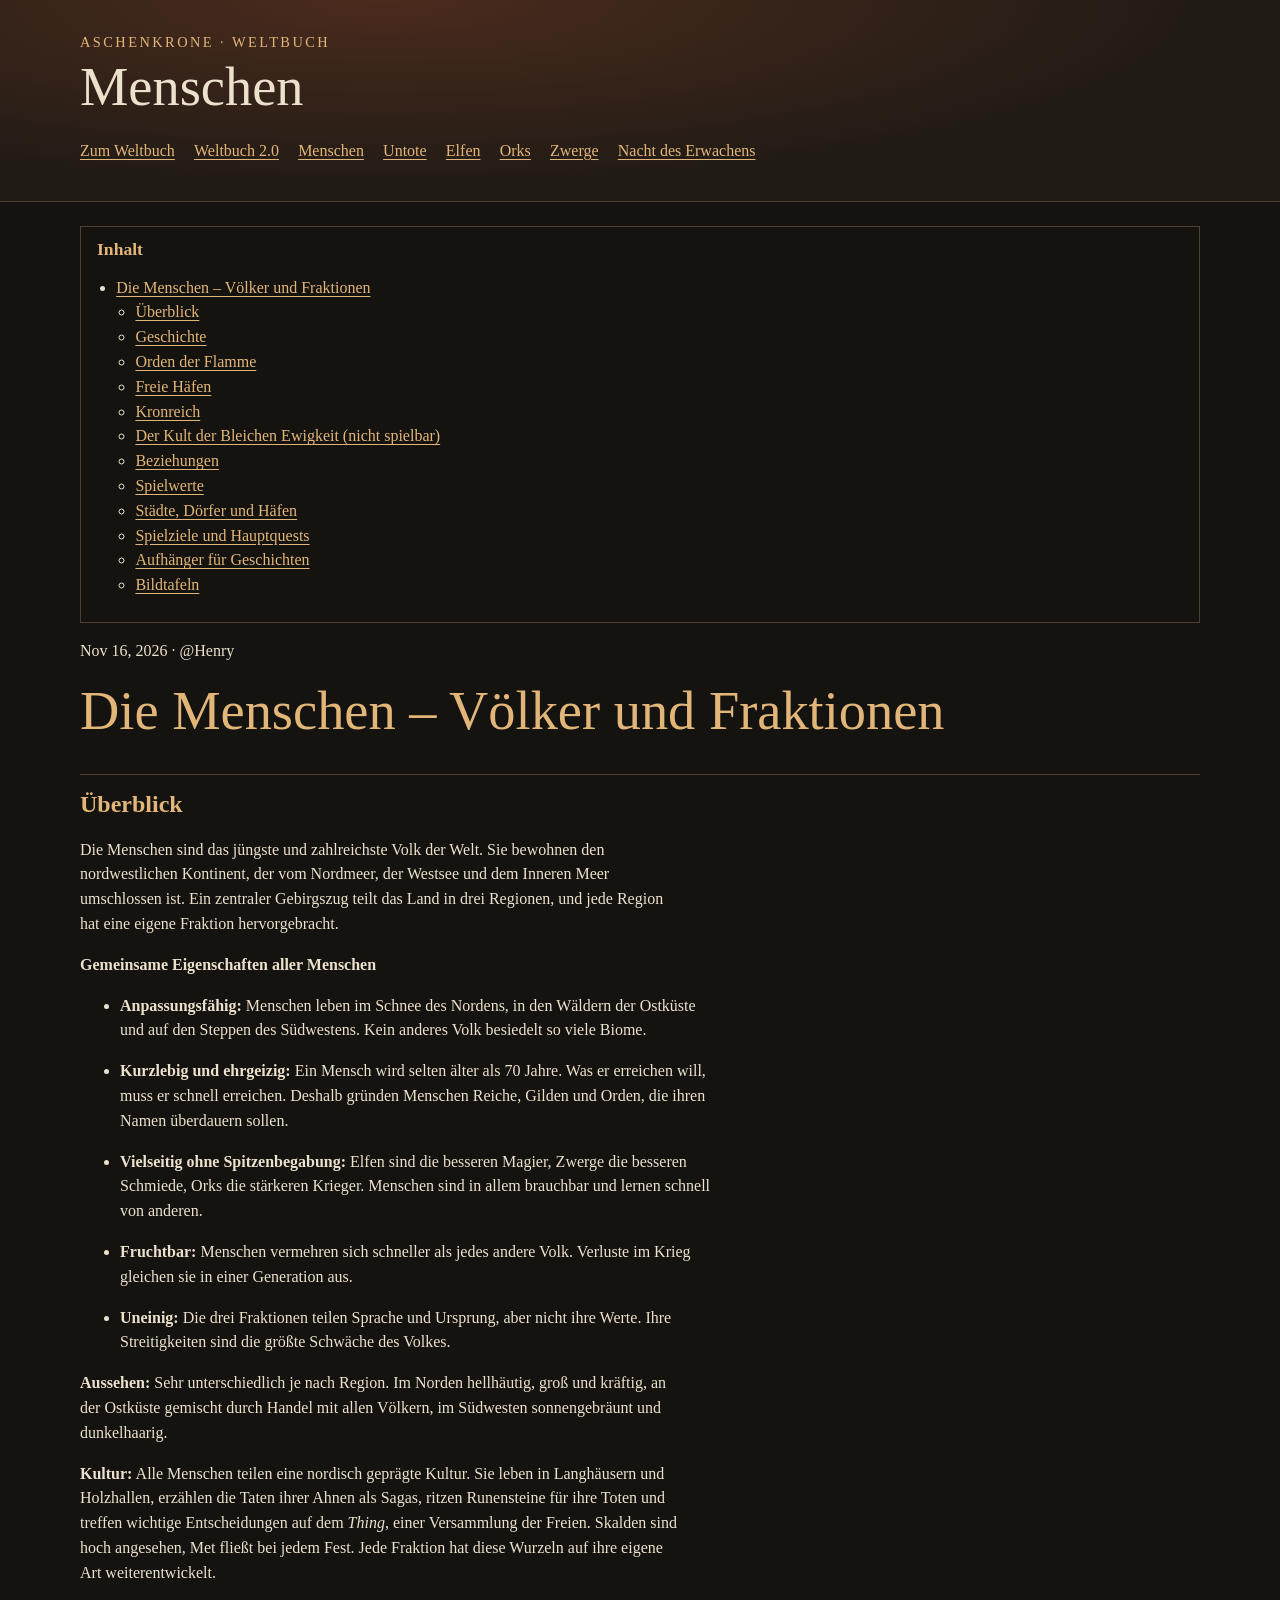
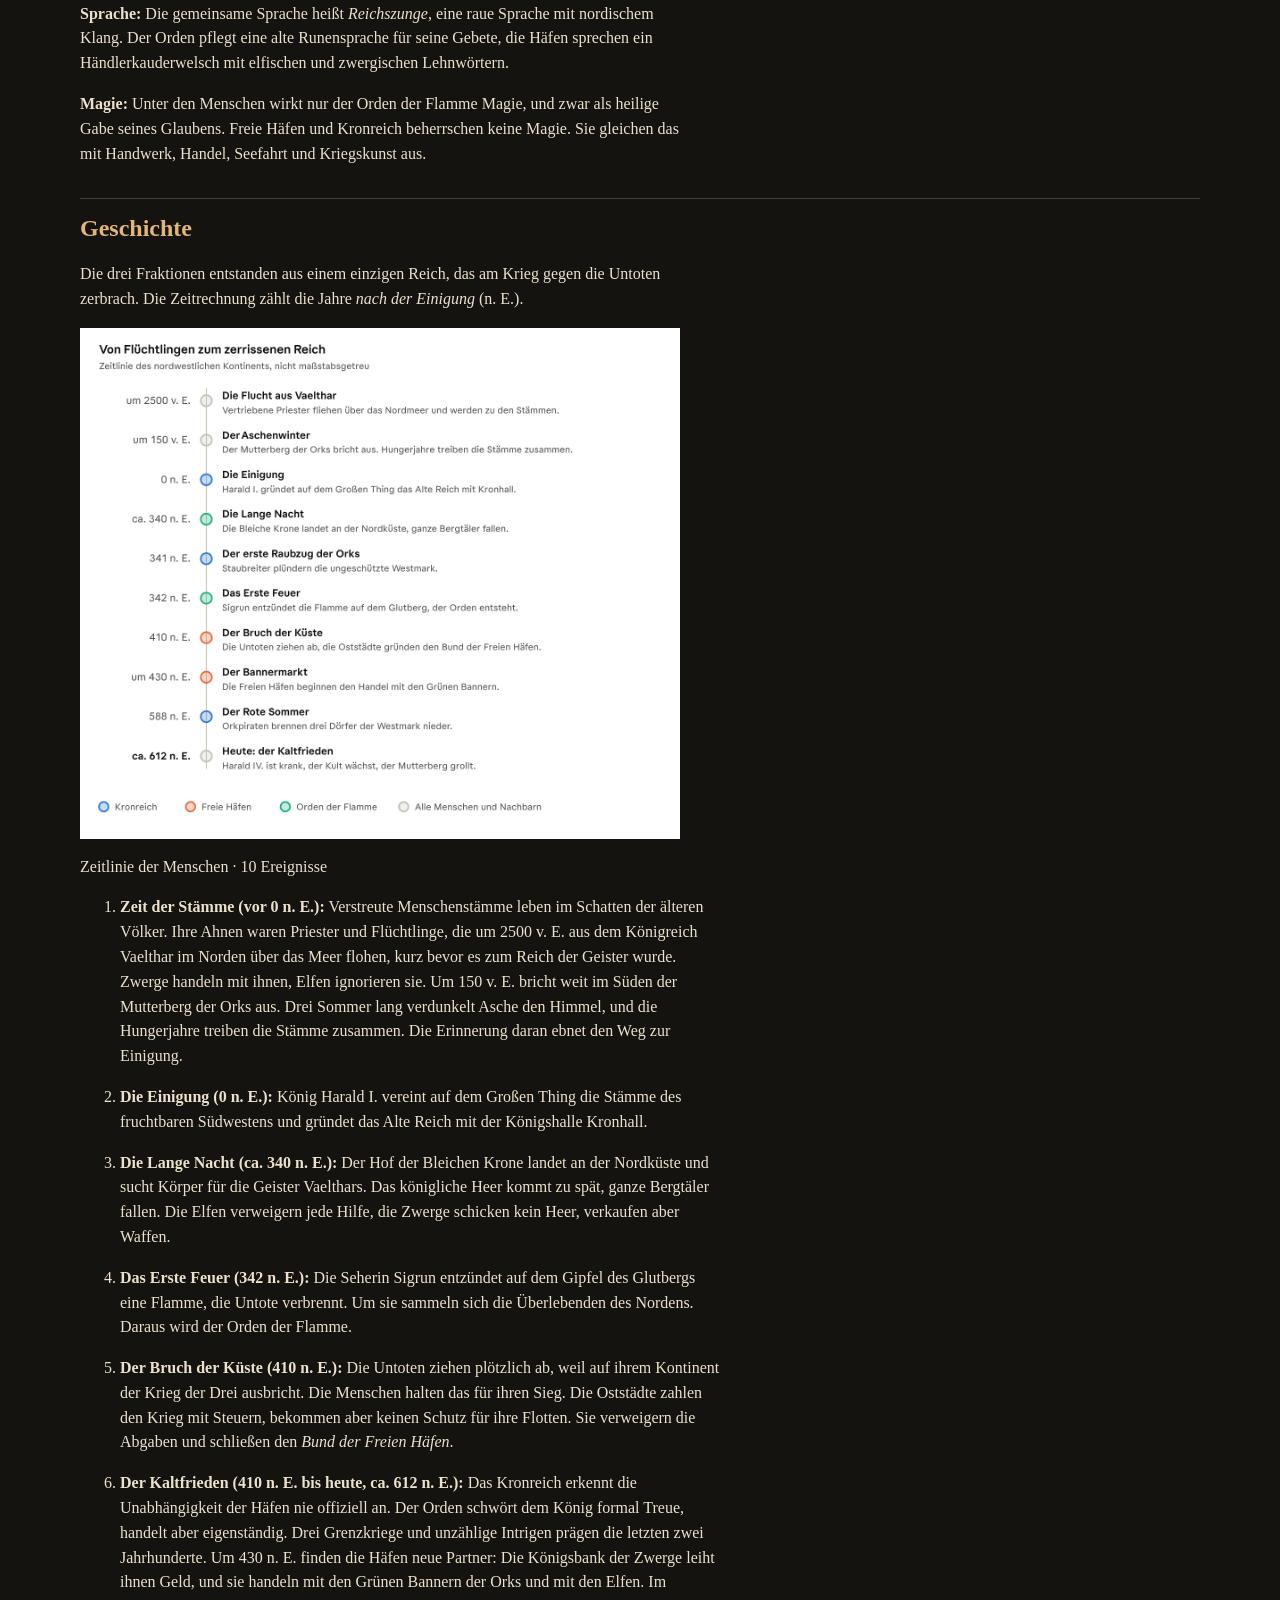
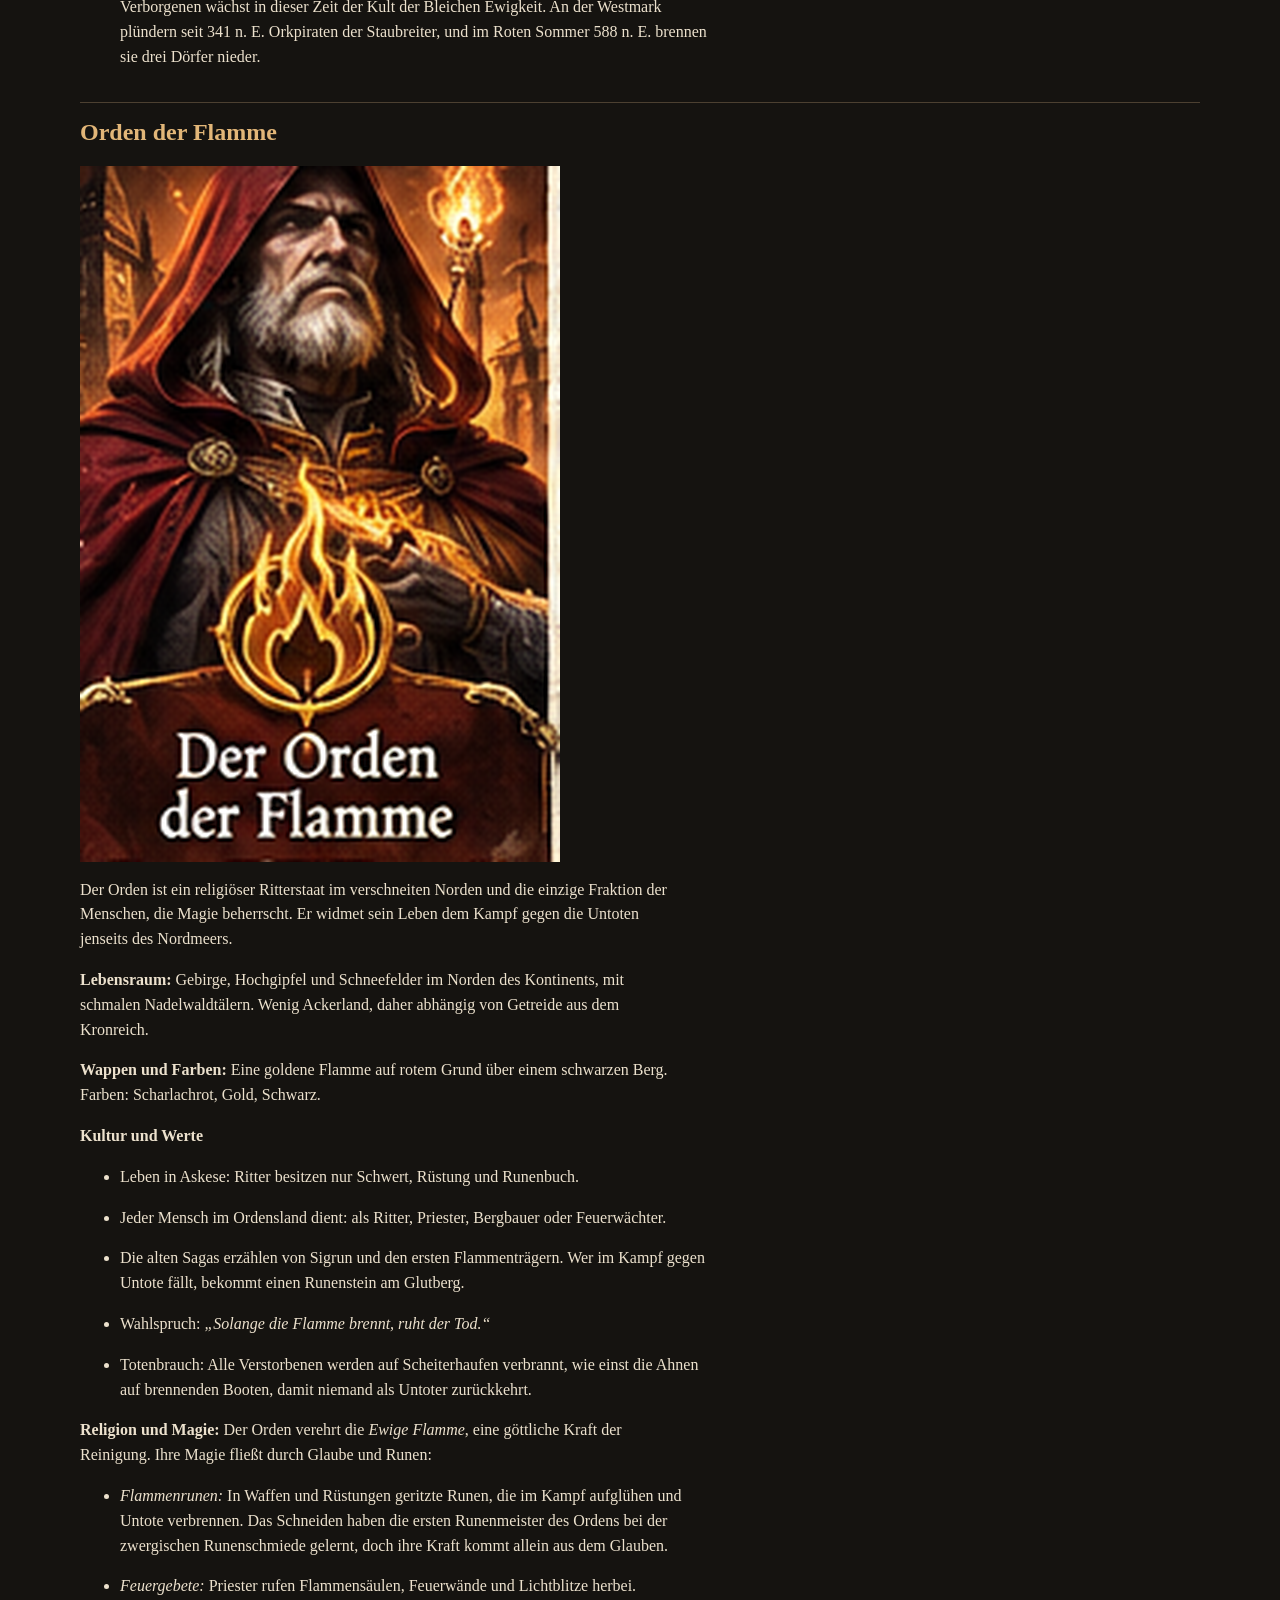
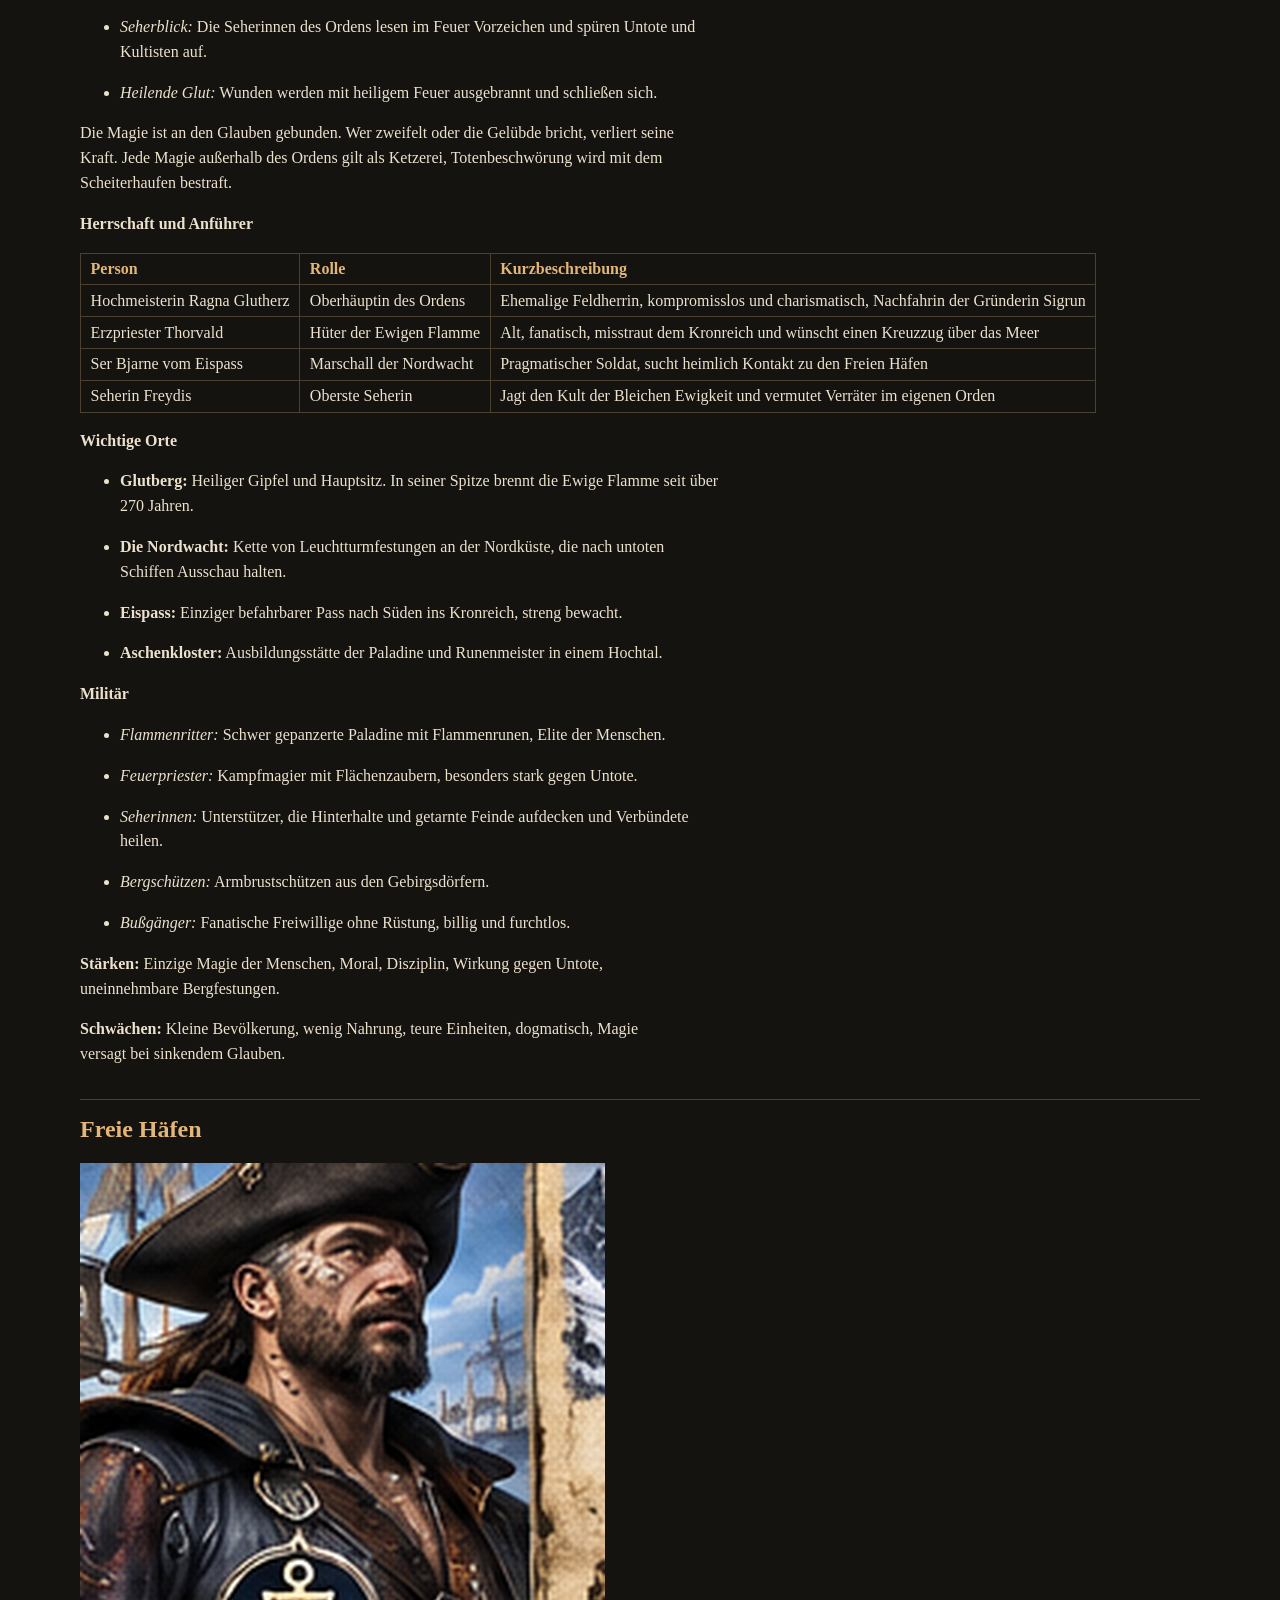
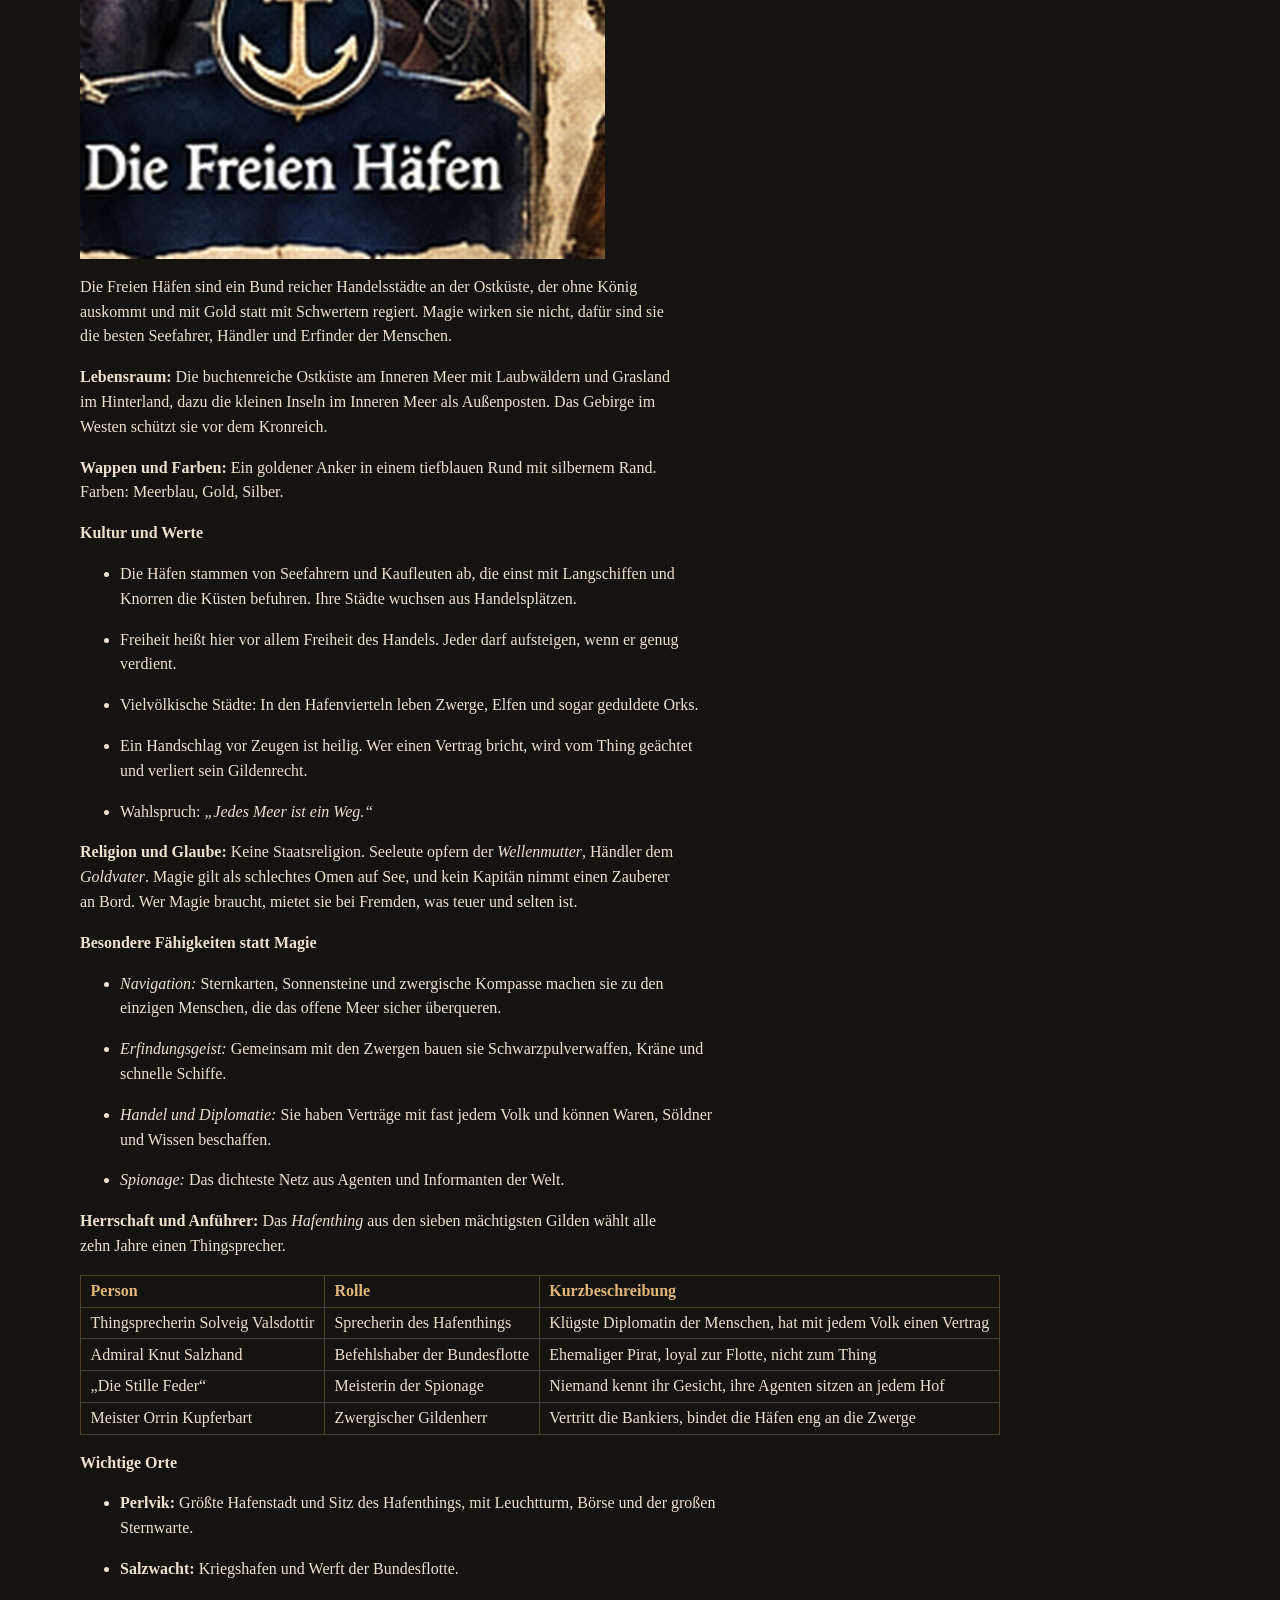
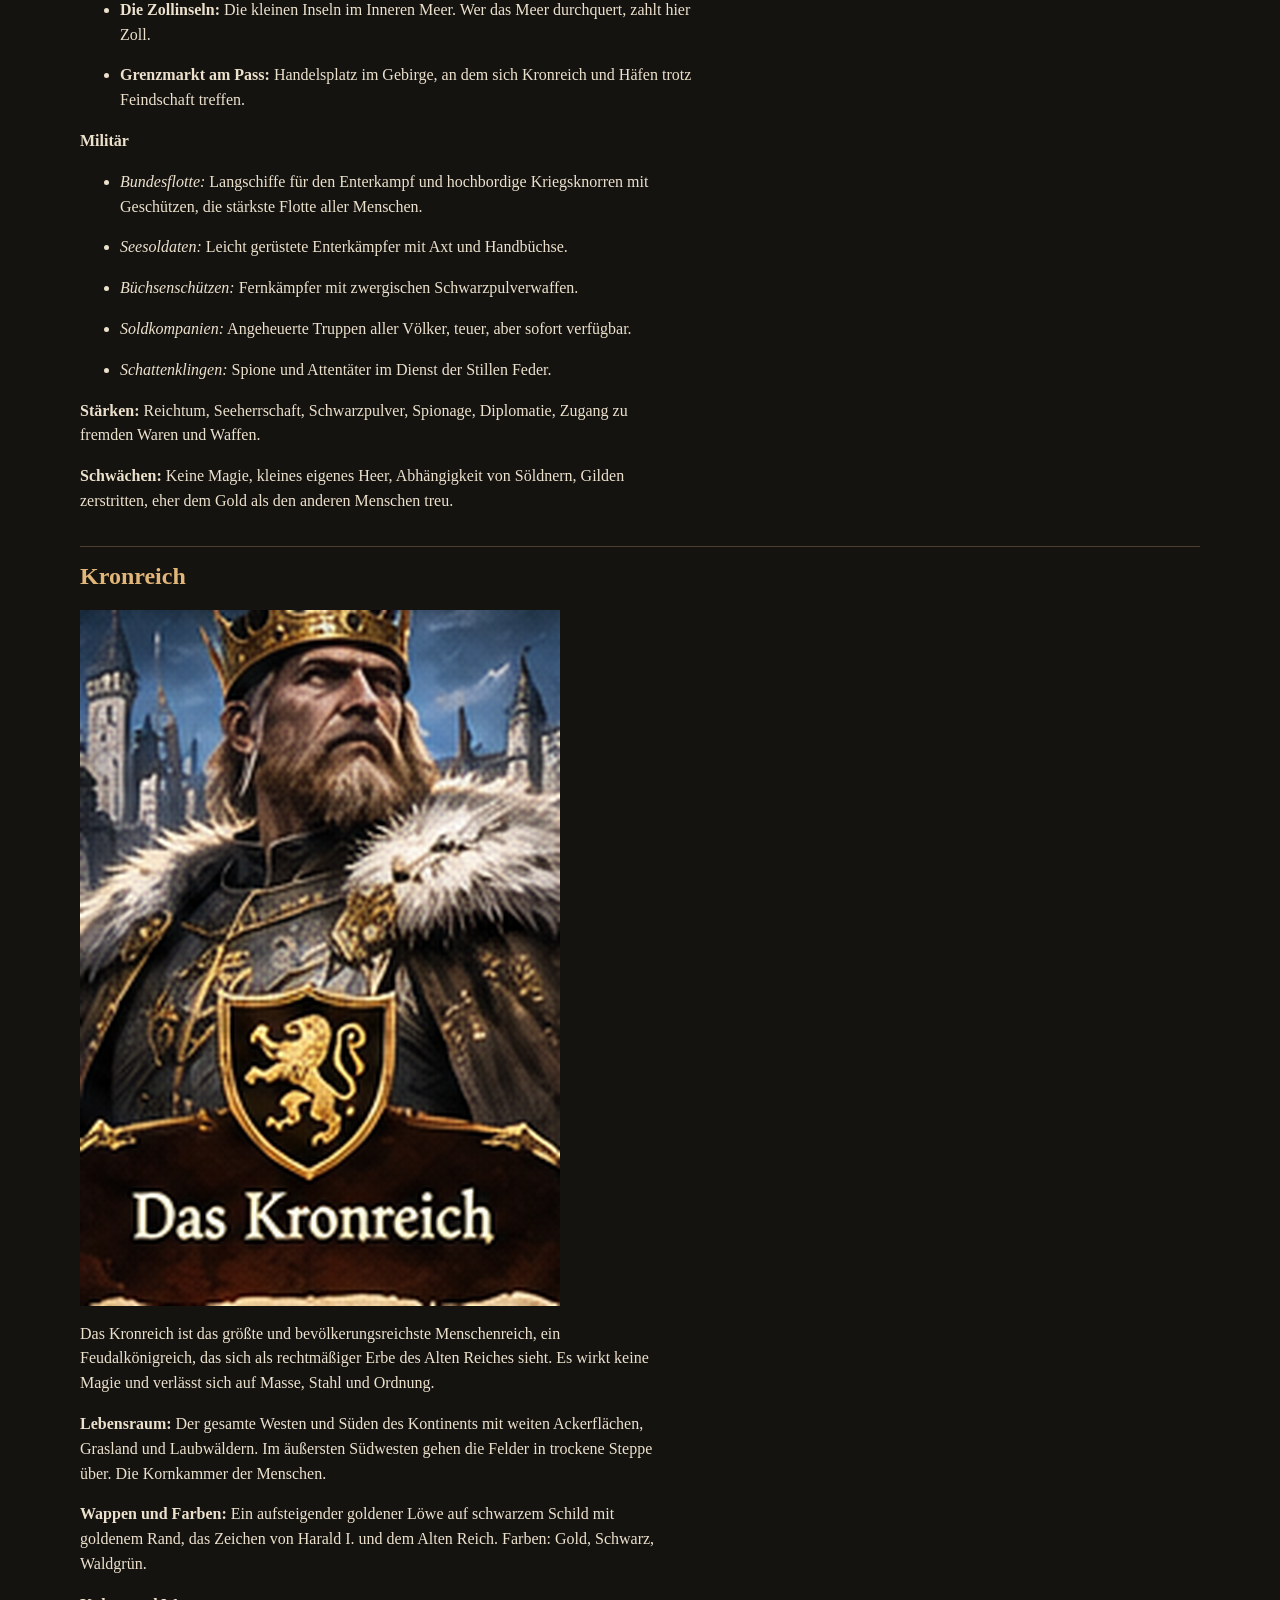
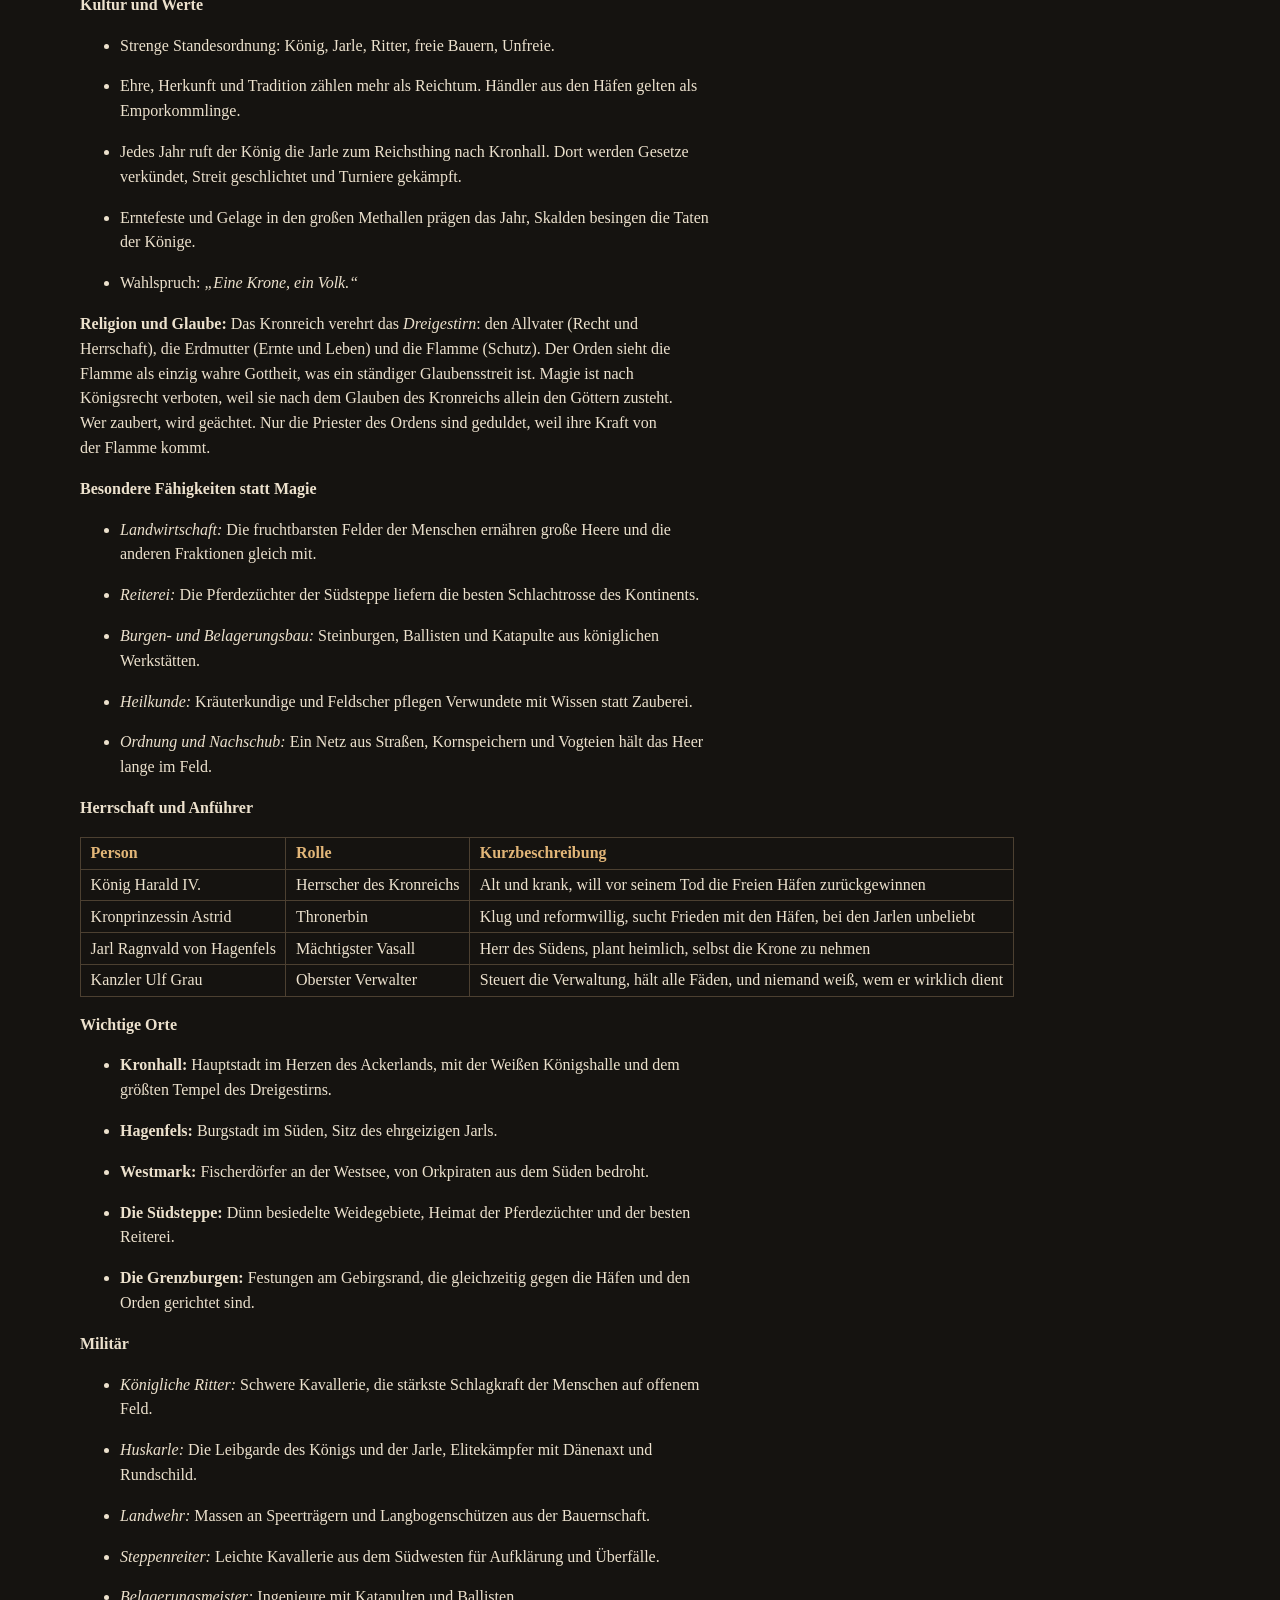
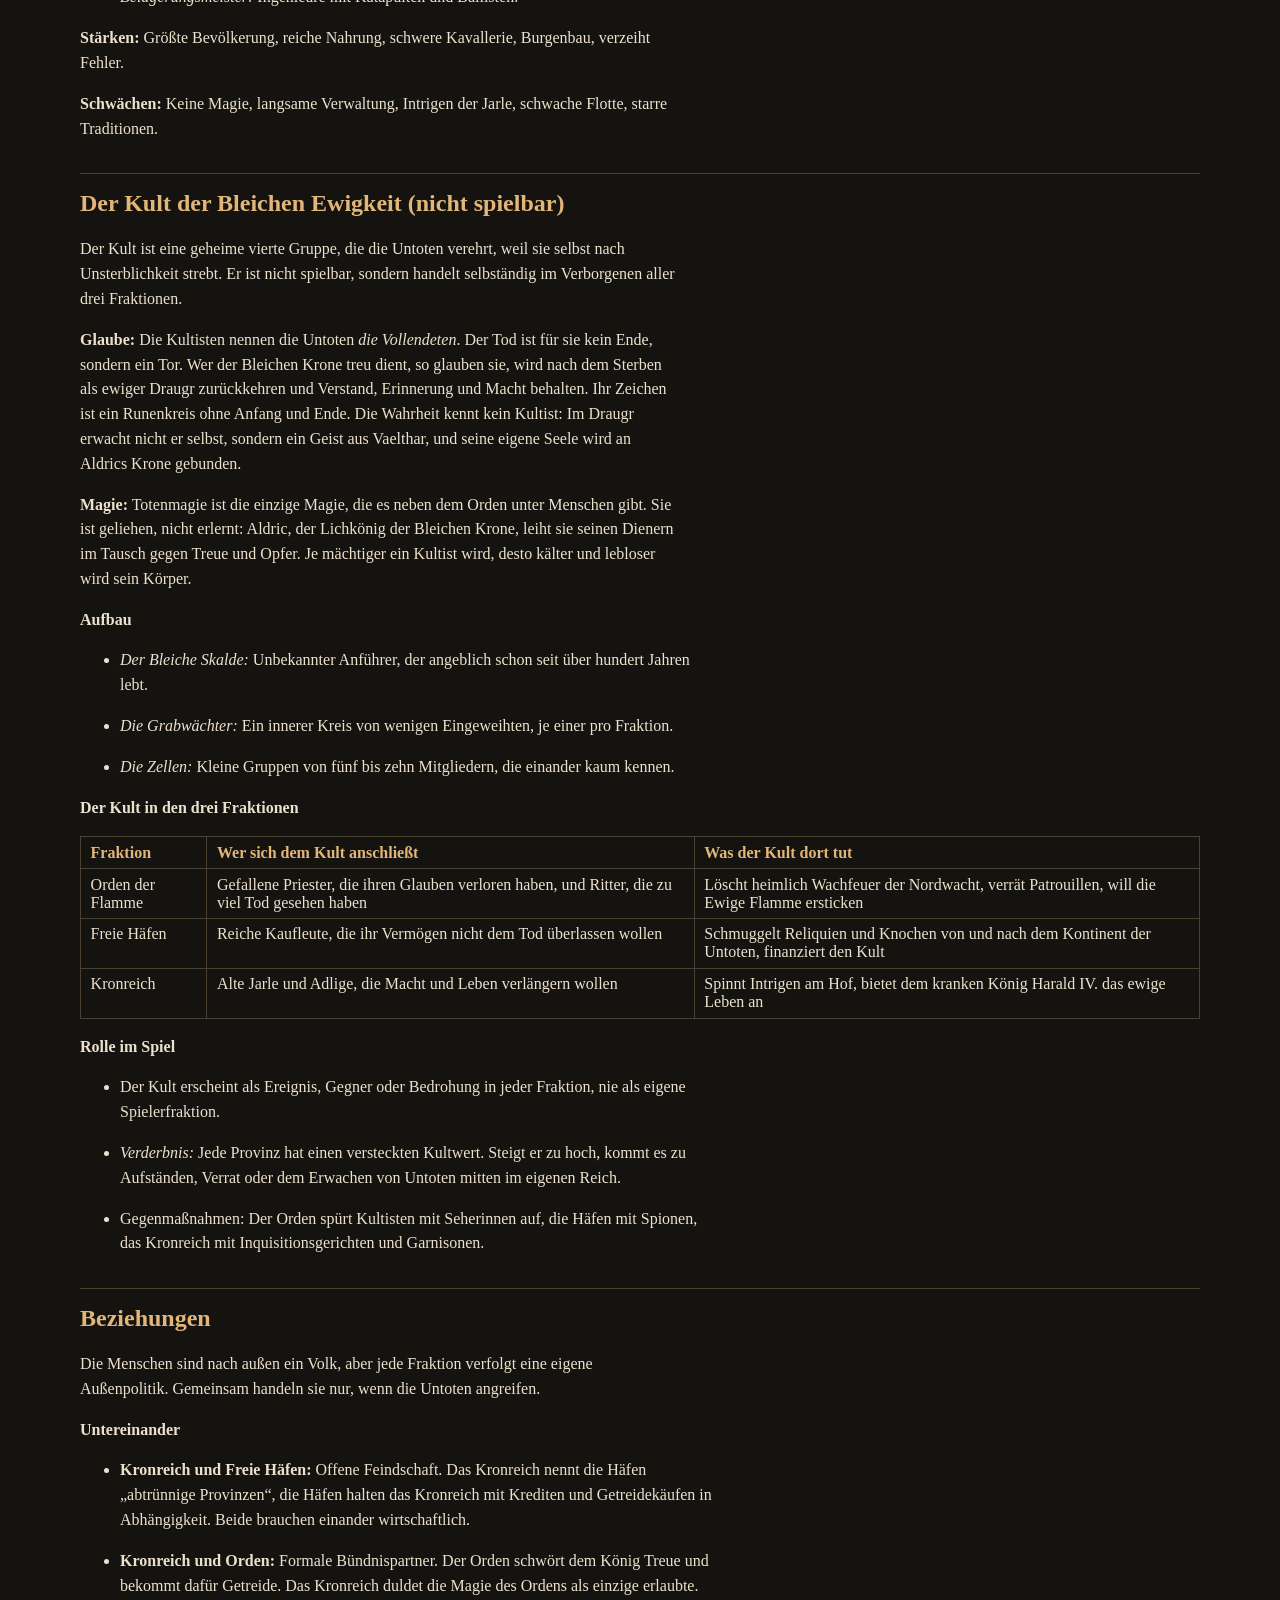
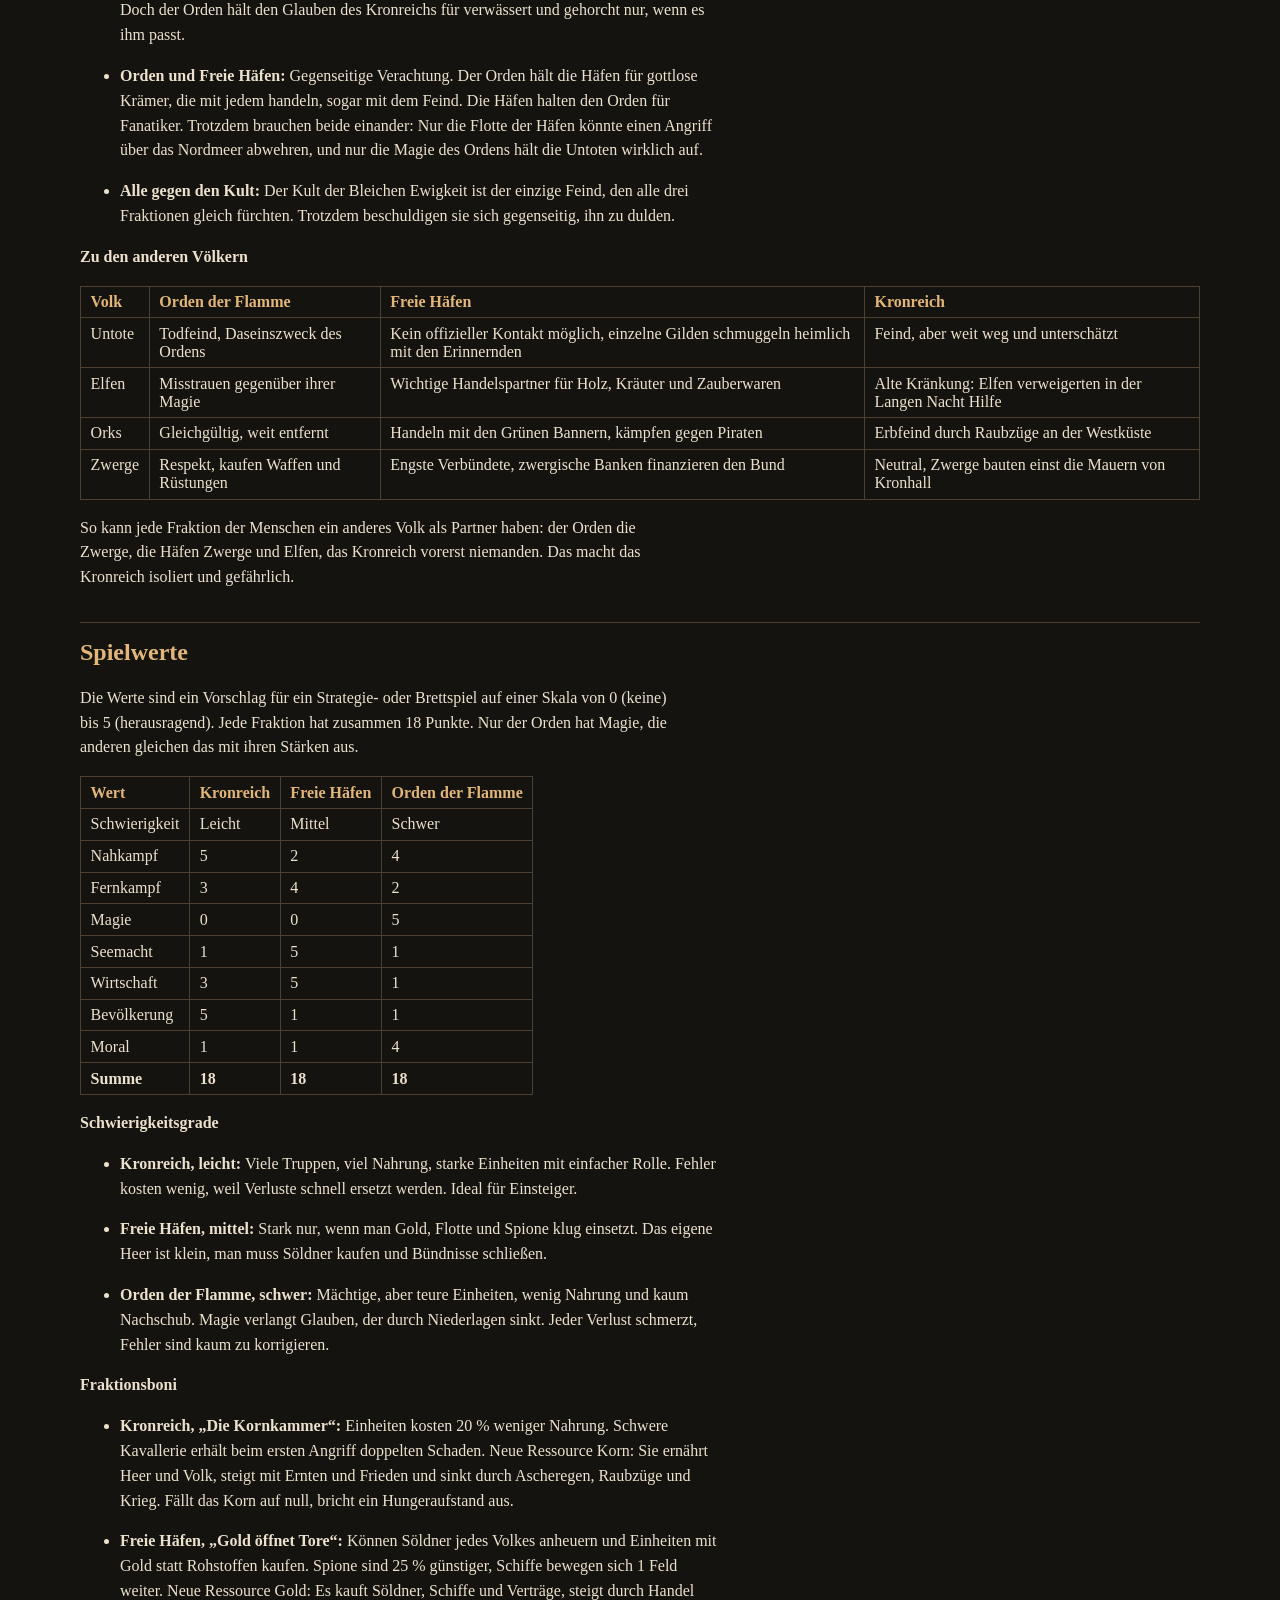
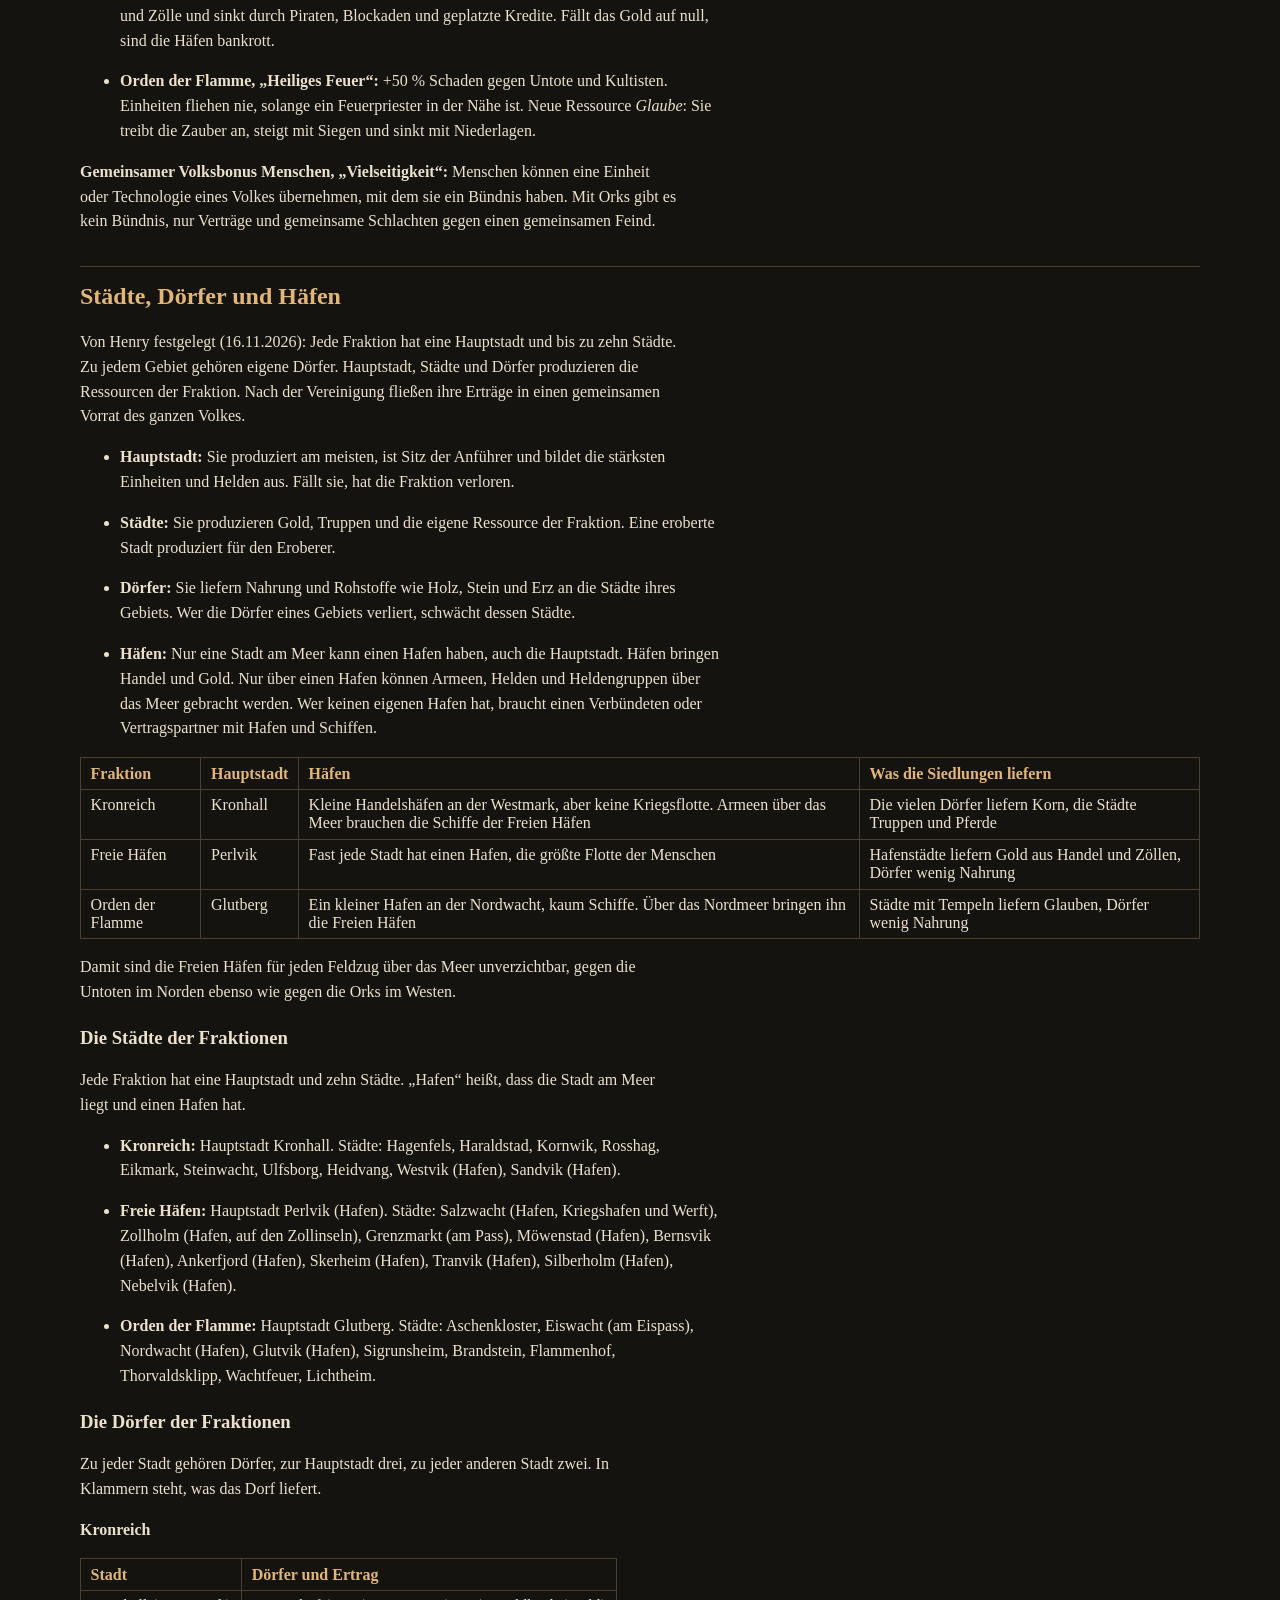
<file: lore/quellen/menschen.html>
<!doctype html>
<html lang="de">
<head>
  <meta charset="utf-8">
  <meta name="viewport" content="width=device-width, initial-scale=1">
  <title>Menschen · Quellen · Aschenkrone</title>
  <link rel="stylesheet" href="../../bestiarium/stil.css">
  <link rel="stylesheet" href="../stil.css">
</head>
<body>
  <header class="masthead">
    <div class="wrap">
      <p class="wordmark">Aschenkrone · Weltbuch</p>
      <h1>Menschen</h1>
      <nav class="lore-nav" aria-label="Quelltexte">
        <a href="../index.html">Zum Weltbuch</a><a href="weltbuch.html">Weltbuch 2.0</a><a href="menschen.html">Menschen</a><a href="untote.html">Untote</a><a href="elfen.html">Elfen</a><a href="orks.html">Orks</a><a href="zwerge.html">Zwerge</a><a href="nacht-des-erwachens.html">Nacht des Erwachens</a>
      </nav>
    </div>
  </header>
  <main class="wrap lore quelltext">
<nav class="inhalt" aria-label="Inhalt">
<h2>Inhalt</h2>
<ul>
<li><a href="#die-menschen-völker-und-fraktionen" id="toc-die-menschen-völker-und-fraktionen">Die Menschen – Völker und Fraktionen</a>
<ul>
<li><a href="#überblick" id="toc-überblick">Überblick</a></li>
<li><a href="#geschichte" id="toc-geschichte">Geschichte</a></li>
<li><a href="#orden-der-flamme" id="toc-orden-der-flamme">Orden der Flamme</a></li>
<li><a href="#freie-häfen" id="toc-freie-häfen">Freie Häfen</a></li>
<li><a href="#kronreich" id="toc-kronreich">Kronreich</a></li>
<li><a href="#der-kult-der-bleichen-ewigkeit-nicht-spielbar" id="toc-der-kult-der-bleichen-ewigkeit-nicht-spielbar">Der Kult der Bleichen Ewigkeit (nicht spielbar)</a></li>
<li><a href="#beziehungen" id="toc-beziehungen">Beziehungen</a></li>
<li><a href="#spielwerte" id="toc-spielwerte">Spielwerte</a></li>
<li><a href="#städte-dörfer-und-häfen" id="toc-städte-dörfer-und-häfen">Städte, Dörfer und Häfen</a></li>
<li><a href="#spielziele-und-hauptquests" id="toc-spielziele-und-hauptquests">Spielziele und Hauptquests</a></li>
<li><a href="#aufhänger-für-geschichten" id="toc-aufhänger-für-geschichten">Aufhänger für Geschichten</a></li>
<li><a href="#bildtafeln" id="toc-bildtafeln">Bildtafeln</a></li>
</ul></li>
</ul>
</nav>
<p>Nov 16, 2026 · @Henry</p>
<h1 id="die-menschen-völker-und-fraktionen">Die Menschen – Völker und Fraktionen</h1>
<h2 id="überblick">Überblick</h2>
<p>Die Menschen sind das jüngste und zahlreichste Volk der Welt. Sie bewohnen den nordwestlichen Kontinent, der vom Nordmeer, der Westsee und dem Inneren Meer umschlossen ist. Ein zentraler Gebirgszug teilt das Land in drei Regionen, und jede Region hat eine eigene Fraktion hervorgebracht.</p>
<p><strong>Gemeinsame Eigenschaften aller Menschen</strong></p>
<ul>
<li><p><strong>Anpassungsfähig:</strong> Menschen leben im Schnee des Nordens, in den Wäldern der Ostküste und auf den Steppen des Südwestens. Kein anderes Volk besiedelt so viele Biome.</p></li>
<li><p><strong>Kurzlebig und ehrgeizig:</strong> Ein Mensch wird selten älter als 70 Jahre. Was er erreichen will, muss er schnell erreichen. Deshalb gründen Menschen Reiche, Gilden und Orden, die ihren Namen überdauern sollen.</p></li>
<li><p><strong>Vielseitig ohne Spitzenbegabung:</strong> Elfen sind die besseren Magier, Zwerge die besseren Schmiede, Orks die stärkeren Krieger. Menschen sind in allem brauchbar und lernen schnell von anderen.</p></li>
<li><p><strong>Fruchtbar:</strong> Menschen vermehren sich schneller als jedes andere Volk. Verluste im Krieg gleichen sie in einer Generation aus.</p></li>
<li><p><strong>Uneinig:</strong> Die drei Fraktionen teilen Sprache und Ursprung, aber nicht ihre Werte. Ihre Streitigkeiten sind die größte Schwäche des Volkes.</p></li>
</ul>
<p><strong>Aussehen:</strong> Sehr unterschiedlich je nach Region. Im Norden hellhäutig, groß und kräftig, an der Ostküste gemischt durch Handel mit allen Völkern, im Südwesten sonnengebräunt und dunkelhaarig.</p>
<p><strong>Kultur:</strong> Alle Menschen teilen eine nordisch geprägte Kultur. Sie leben in Langhäusern und Holzhallen, erzählen die Taten ihrer Ahnen als Sagas, ritzen Runensteine für ihre Toten und treffen wichtige Entscheidungen auf dem <em>Thing</em>, einer Versammlung der Freien. Skalden sind hoch angesehen, Met fließt bei jedem Fest. Jede Fraktion hat diese Wurzeln auf ihre eigene Art weiterentwickelt.</p>
<p><strong>Sprache:</strong> Die gemeinsame Sprache heißt <em>Reichszunge</em>, eine raue Sprache mit nordischem Klang. Der Orden pflegt eine alte Runensprache für seine Gebete, die Häfen sprechen ein Händlerkauderwelsch mit elfischen und zwergischen Lehnwörtern.</p>
<p><strong>Magie:</strong> Unter den Menschen wirkt nur der Orden der Flamme Magie, und zwar als heilige Gabe seines Glaubens. Freie Häfen und Kronreich beherrschen keine Magie. Sie gleichen das mit Handwerk, Handel, Seefahrt und Kriegskunst aus.</p>
<h2 id="geschichte">Geschichte</h2>
<p>Die drei Fraktionen entstanden aus einem einzigen Reich, das am Krieg gegen die Untoten zerbrach. Die Zeitrechnung zählt die Jahre <em>nach der Einigung</em> (n. E.).</p>
<p><img loading="lazy" src="bilder/menschen-1.png" alt="Zeitlinie der Menschen · 10 Ereignisse" /></p>
<p>Zeitlinie der Menschen · 10 Ereignisse</p>
<ol type="1">
<li><p><strong>Zeit der Stämme (vor 0 n. E.):</strong> Verstreute Menschenstämme leben im Schatten der älteren Völker. Ihre Ahnen waren Priester und Flüchtlinge, die um 2500 v. E. aus dem Königreich Vaelthar im Norden über das Meer flohen, kurz bevor es zum Reich der Geister wurde. Zwerge handeln mit ihnen, Elfen ignorieren sie. Um 150 v. E. bricht weit im Süden der Mutterberg der Orks aus. Drei Sommer lang verdunkelt Asche den Himmel, und die Hungerjahre treiben die Stämme zusammen. Die Erinnerung daran ebnet den Weg zur Einigung.</p></li>
<li><p><strong>Die Einigung (0 n. E.):</strong> König Harald I. vereint auf dem Großen Thing die Stämme des fruchtbaren Südwestens und gründet das Alte Reich mit der Königshalle Kronhall.</p></li>
<li><p><strong>Die Lange Nacht (ca. 340 n. E.):</strong> Der Hof der Bleichen Krone landet an der Nordküste und sucht Körper für die Geister Vaelthars. Das königliche Heer kommt zu spät, ganze Bergtäler fallen. Die Elfen verweigern jede Hilfe, die Zwerge schicken kein Heer, verkaufen aber Waffen.</p></li>
<li><p><strong>Das Erste Feuer (342 n. E.):</strong> Die Seherin Sigrun entzündet auf dem Gipfel des Glutbergs eine Flamme, die Untote verbrennt. Um sie sammeln sich die Überlebenden des Nordens. Daraus wird der Orden der Flamme.</p></li>
<li><p><strong>Der Bruch der Küste (410 n. E.):</strong> Die Untoten ziehen plötzlich ab, weil auf ihrem Kontinent der Krieg der Drei ausbricht. Die Menschen halten das für ihren Sieg. Die Oststädte zahlen den Krieg mit Steuern, bekommen aber keinen Schutz für ihre Flotten. Sie verweigern die Abgaben und schließen den <em>Bund der Freien Häfen</em>.</p></li>
<li><p><strong>Der Kaltfrieden (410 n. E. bis heute, ca. 612 n. E.):</strong> Das Kronreich erkennt die Unabhängigkeit der Häfen nie offiziell an. Der Orden schwört dem König formal Treue, handelt aber eigenständig. Drei Grenzkriege und unzählige Intrigen prägen die letzten zwei Jahrhunderte. Um 430 n. E. finden die Häfen neue Partner: Die Königsbank der Zwerge leiht ihnen Geld, und sie handeln mit den Grünen Bannern der Orks und mit den Elfen. Im Verborgenen wächst in dieser Zeit der Kult der Bleichen Ewigkeit. An der Westmark plündern seit 341 n. E. Orkpiraten der Staubreiter, und im Roten Sommer 588 n. E. brennen sie drei Dörfer nieder.</p></li>
</ol>
<h2 id="orden-der-flamme">Orden der Flamme</h2>
<p><img loading="lazy" src="bilder/menschen-2.png" alt="Orden der Flamme – Wächter des Nordens" /></p>
<p>Der Orden ist ein religiöser Ritterstaat im verschneiten Norden und die einzige Fraktion der Menschen, die Magie beherrscht. Er widmet sein Leben dem Kampf gegen die Untoten jenseits des Nordmeers.</p>
<p><strong>Lebensraum:</strong> Gebirge, Hochgipfel und Schneefelder im Norden des Kontinents, mit schmalen Nadelwaldtälern. Wenig Ackerland, daher abhängig von Getreide aus dem Kronreich.</p>
<p><strong>Wappen und Farben:</strong> Eine goldene Flamme auf rotem Grund über einem schwarzen Berg. Farben: Scharlachrot, Gold, Schwarz.</p>
<p><strong>Kultur und Werte</strong></p>
<ul>
<li><p>Leben in Askese: Ritter besitzen nur Schwert, Rüstung und Runenbuch.</p></li>
<li><p>Jeder Mensch im Ordensland dient: als Ritter, Priester, Bergbauer oder Feuerwächter.</p></li>
<li><p>Die alten Sagas erzählen von Sigrun und den ersten Flammenträgern. Wer im Kampf gegen Untote fällt, bekommt einen Runenstein am Glutberg.</p></li>
<li><p>Wahlspruch: <em>„Solange die Flamme brennt, ruht der Tod.“</em></p></li>
<li><p>Totenbrauch: Alle Verstorbenen werden auf Scheiterhaufen verbrannt, wie einst die Ahnen auf brennenden Booten, damit niemand als Untoter zurückkehrt.</p></li>
</ul>
<p><strong>Religion und Magie:</strong> Der Orden verehrt die <em>Ewige Flamme</em>, eine göttliche Kraft der Reinigung. Ihre Magie fließt durch Glaube und Runen:</p>
<ul>
<li><p><em>Flammenrunen:</em> In Waffen und Rüstungen geritzte Runen, die im Kampf aufglühen und Untote verbrennen. Das Schneiden haben die ersten Runenmeister des Ordens bei der zwergischen Runenschmiede gelernt, doch ihre Kraft kommt allein aus dem Glauben.</p></li>
<li><p><em>Feuergebete:</em> Priester rufen Flammensäulen, Feuerwände und Lichtblitze herbei.</p></li>
<li><p><em>Seherblick:</em> Die Seherinnen des Ordens lesen im Feuer Vorzeichen und spüren Untote und Kultisten auf.</p></li>
<li><p><em>Heilende Glut:</em> Wunden werden mit heiligem Feuer ausgebrannt und schließen sich.</p></li>
</ul>
<p>Die Magie ist an den Glauben gebunden. Wer zweifelt oder die Gelübde bricht, verliert seine Kraft. Jede Magie außerhalb des Ordens gilt als Ketzerei, Totenbeschwörung wird mit dem Scheiterhaufen bestraft.</p>
<p><strong>Herrschaft und Anführer</strong></p>
<table>
<colgroup>
<col />
<col />
<col />
</colgroup>
<thead>
<tr class="header">
<th>Person</th>
<th>Rolle</th>
<th>Kurzbeschreibung</th>
</tr>
</thead>
<tbody>
<tr class="odd">
<td>Hochmeisterin Ragna Glutherz</td>
<td>Oberhäuptin des Ordens</td>
<td>Ehemalige Feldherrin, kompromisslos und charismatisch, Nachfahrin der Gründerin Sigrun</td>
</tr>
<tr class="even">
<td>Erzpriester Thorvald</td>
<td>Hüter der Ewigen Flamme</td>
<td>Alt, fanatisch, misstraut dem Kronreich und wünscht einen Kreuzzug über das Meer</td>
</tr>
<tr class="odd">
<td>Ser Bjarne vom Eispass</td>
<td>Marschall der Nordwacht</td>
<td>Pragmatischer Soldat, sucht heimlich Kontakt zu den Freien Häfen</td>
</tr>
<tr class="even">
<td>Seherin Freydis</td>
<td>Oberste Seherin</td>
<td>Jagt den Kult der Bleichen Ewigkeit und vermutet Verräter im eigenen Orden</td>
</tr>
</tbody>
</table>
<p><strong>Wichtige Orte</strong></p>
<ul>
<li><p><strong>Glutberg:</strong> Heiliger Gipfel und Hauptsitz. In seiner Spitze brennt die Ewige Flamme seit über 270 Jahren.</p></li>
<li><p><strong>Die Nordwacht:</strong> Kette von Leuchtturmfestungen an der Nordküste, die nach untoten Schiffen Ausschau halten.</p></li>
<li><p><strong>Eispass:</strong> Einziger befahrbarer Pass nach Süden ins Kronreich, streng bewacht.</p></li>
<li><p><strong>Aschenkloster:</strong> Ausbildungsstätte der Paladine und Runenmeister in einem Hochtal.</p></li>
</ul>
<p><strong>Militär</strong></p>
<ul>
<li><p><em>Flammenritter:</em> Schwer gepanzerte Paladine mit Flammenrunen, Elite der Menschen.</p></li>
<li><p><em>Feuerpriester:</em> Kampfmagier mit Flächenzaubern, besonders stark gegen Untote.</p></li>
<li><p><em>Seherinnen:</em> Unterstützer, die Hinterhalte und getarnte Feinde aufdecken und Verbündete heilen.</p></li>
<li><p><em>Bergschützen:</em> Armbrustschützen aus den Gebirgsdörfern.</p></li>
<li><p><em>Bußgänger:</em> Fanatische Freiwillige ohne Rüstung, billig und furchtlos.</p></li>
</ul>
<p><strong>Stärken:</strong> Einzige Magie der Menschen, Moral, Disziplin, Wirkung gegen Untote, uneinnehmbare Bergfestungen.</p>
<p><strong>Schwächen:</strong> Kleine Bevölkerung, wenig Nahrung, teure Einheiten, dogmatisch, Magie versagt bei sinkendem Glauben.</p>
<h2 id="freie-häfen">Freie Häfen</h2>
<p><img loading="lazy" src="bilder/menschen-3.png" alt="Die Freien Häfen – Seefahrer und Händler" /></p>
<p>Die Freien Häfen sind ein Bund reicher Handelsstädte an der Ostküste, der ohne König auskommt und mit Gold statt mit Schwertern regiert. Magie wirken sie nicht, dafür sind sie die besten Seefahrer, Händler und Erfinder der Menschen.</p>
<p><strong>Lebensraum:</strong> Die buchtenreiche Ostküste am Inneren Meer mit Laubwäldern und Grasland im Hinterland, dazu die kleinen Inseln im Inneren Meer als Außenposten. Das Gebirge im Westen schützt sie vor dem Kronreich.</p>
<p><strong>Wappen und Farben:</strong> Ein goldener Anker in einem tiefblauen Rund mit silbernem Rand. Farben: Meerblau, Gold, Silber.</p>
<p><strong>Kultur und Werte</strong></p>
<ul>
<li><p>Die Häfen stammen von Seefahrern und Kaufleuten ab, die einst mit Langschiffen und Knorren die Küsten befuhren. Ihre Städte wuchsen aus Handelsplätzen.</p></li>
<li><p>Freiheit heißt hier vor allem Freiheit des Handels. Jeder darf aufsteigen, wenn er genug verdient.</p></li>
<li><p>Vielvölkische Städte: In den Hafenvierteln leben Zwerge, Elfen und sogar geduldete Orks.</p></li>
<li><p>Ein Handschlag vor Zeugen ist heilig. Wer einen Vertrag bricht, wird vom Thing geächtet und verliert sein Gildenrecht.</p></li>
<li><p>Wahlspruch: <em>„Jedes Meer ist ein Weg.“</em></p></li>
</ul>
<p><strong>Religion und Glaube:</strong> Keine Staatsreligion. Seeleute opfern der <em>Wellenmutter</em>, Händler dem <em>Goldvater</em>. Magie gilt als schlechtes Omen auf See, und kein Kapitän nimmt einen Zauberer an Bord. Wer Magie braucht, mietet sie bei Fremden, was teuer und selten ist.</p>
<p><strong>Besondere Fähigkeiten statt Magie</strong></p>
<ul>
<li><p><em>Navigation:</em> Sternkarten, Sonnensteine und zwergische Kompasse machen sie zu den einzigen Menschen, die das offene Meer sicher überqueren.</p></li>
<li><p><em>Erfindungsgeist:</em> Gemeinsam mit den Zwergen bauen sie Schwarzpulverwaffen, Kräne und schnelle Schiffe.</p></li>
<li><p><em>Handel und Diplomatie:</em> Sie haben Verträge mit fast jedem Volk und können Waren, Söldner und Wissen beschaffen.</p></li>
<li><p><em>Spionage:</em> Das dichteste Netz aus Agenten und Informanten der Welt.</p></li>
</ul>
<p><strong>Herrschaft und Anführer:</strong> Das <em>Hafenthing</em> aus den sieben mächtigsten Gilden wählt alle zehn Jahre einen Thingsprecher.</p>
<table>
<colgroup>
<col />
<col />
<col />
</colgroup>
<thead>
<tr class="header">
<th>Person</th>
<th>Rolle</th>
<th>Kurzbeschreibung</th>
</tr>
</thead>
<tbody>
<tr class="odd">
<td>Thingsprecherin Solveig Valsdottir</td>
<td>Sprecherin des Hafenthings</td>
<td>Klügste Diplomatin der Menschen, hat mit jedem Volk einen Vertrag</td>
</tr>
<tr class="even">
<td>Admiral Knut Salzhand</td>
<td>Befehlshaber der Bundesflotte</td>
<td>Ehemaliger Pirat, loyal zur Flotte, nicht zum Thing</td>
</tr>
<tr class="odd">
<td>„Die Stille Feder“</td>
<td>Meisterin der Spionage</td>
<td>Niemand kennt ihr Gesicht, ihre Agenten sitzen an jedem Hof</td>
</tr>
<tr class="even">
<td>Meister Orrin Kupferbart</td>
<td>Zwergischer Gildenherr</td>
<td>Vertritt die Bankiers, bindet die Häfen eng an die Zwerge</td>
</tr>
</tbody>
</table>
<p><strong>Wichtige Orte</strong></p>
<ul>
<li><p><strong>Perlvik:</strong> Größte Hafenstadt und Sitz des Hafenthings, mit Leuchtturm, Börse und der großen Sternwarte.</p></li>
<li><p><strong>Salzwacht:</strong> Kriegshafen und Werft der Bundesflotte.</p></li>
<li><p><strong>Die Zollinseln:</strong> Die kleinen Inseln im Inneren Meer. Wer das Meer durchquert, zahlt hier Zoll.</p></li>
<li><p><strong>Grenzmarkt am Pass:</strong> Handelsplatz im Gebirge, an dem sich Kronreich und Häfen trotz Feindschaft treffen.</p></li>
</ul>
<p><strong>Militär</strong></p>
<ul>
<li><p><em>Bundesflotte:</em> Langschiffe für den Enterkampf und hochbordige Kriegsknorren mit Geschützen, die stärkste Flotte aller Menschen.</p></li>
<li><p><em>Seesoldaten:</em> Leicht gerüstete Enterkämpfer mit Axt und Handbüchse.</p></li>
<li><p><em>Büchsenschützen:</em> Fernkämpfer mit zwergischen Schwarzpulverwaffen.</p></li>
<li><p><em>Soldkompanien:</em> Angeheuerte Truppen aller Völker, teuer, aber sofort verfügbar.</p></li>
<li><p><em>Schattenklingen:</em> Spione und Attentäter im Dienst der Stillen Feder.</p></li>
</ul>
<p><strong>Stärken:</strong> Reichtum, Seeherrschaft, Schwarzpulver, Spionage, Diplomatie, Zugang zu fremden Waren und Waffen.</p>
<p><strong>Schwächen:</strong> Keine Magie, kleines eigenes Heer, Abhängigkeit von Söldnern, Gilden zerstritten, eher dem Gold als den anderen Menschen treu.</p>
<h2 id="kronreich">Kronreich</h2>
<p><img loading="lazy" src="bilder/menschen-4.png" alt="Das Kronreich – Erben des Alten Reiches" /></p>
<p>Das Kronreich ist das größte und bevölkerungsreichste Menschenreich, ein Feudalkönigreich, das sich als rechtmäßiger Erbe des Alten Reiches sieht. Es wirkt keine Magie und verlässt sich auf Masse, Stahl und Ordnung.</p>
<p><strong>Lebensraum:</strong> Der gesamte Westen und Süden des Kontinents mit weiten Ackerflächen, Grasland und Laubwäldern. Im äußersten Südwesten gehen die Felder in trockene Steppe über. Die Kornkammer der Menschen.</p>
<p><strong>Wappen und Farben:</strong> Ein aufsteigender goldener Löwe auf schwarzem Schild mit goldenem Rand, das Zeichen von Harald I. und dem Alten Reich. Farben: Gold, Schwarz, Waldgrün.</p>
<p><strong>Kultur und Werte</strong></p>
<ul>
<li><p>Strenge Standesordnung: König, Jarle, Ritter, freie Bauern, Unfreie.</p></li>
<li><p>Ehre, Herkunft und Tradition zählen mehr als Reichtum. Händler aus den Häfen gelten als Emporkommlinge.</p></li>
<li><p>Jedes Jahr ruft der König die Jarle zum Reichsthing nach Kronhall. Dort werden Gesetze verkündet, Streit geschlichtet und Turniere gekämpft.</p></li>
<li><p>Erntefeste und Gelage in den großen Methallen prägen das Jahr, Skalden besingen die Taten der Könige.</p></li>
<li><p>Wahlspruch: <em>„Eine Krone, ein Volk.“</em></p></li>
</ul>
<p><strong>Religion und Glaube:</strong> Das Kronreich verehrt das <em>Dreigestirn</em>: den Allvater (Recht und Herrschaft), die Erdmutter (Ernte und Leben) und die Flamme (Schutz). Der Orden sieht die Flamme als einzig wahre Gottheit, was ein ständiger Glaubensstreit ist. Magie ist nach Königsrecht verboten, weil sie nach dem Glauben des Kronreichs allein den Göttern zusteht. Wer zaubert, wird geächtet. Nur die Priester des Ordens sind geduldet, weil ihre Kraft von der Flamme kommt.</p>
<p><strong>Besondere Fähigkeiten statt Magie</strong></p>
<ul>
<li><p><em>Landwirtschaft:</em> Die fruchtbarsten Felder der Menschen ernähren große Heere und die anderen Fraktionen gleich mit.</p></li>
<li><p><em>Reiterei:</em> Die Pferdezüchter der Südsteppe liefern die besten Schlachtrosse des Kontinents.</p></li>
<li><p><em>Burgen- und Belagerungsbau:</em> Steinburgen, Ballisten und Katapulte aus königlichen Werkstätten.</p></li>
<li><p><em>Heilkunde:</em> Kräuterkundige und Feldscher pflegen Verwundete mit Wissen statt Zauberei.</p></li>
<li><p><em>Ordnung und Nachschub:</em> Ein Netz aus Straßen, Kornspeichern und Vogteien hält das Heer lange im Feld.</p></li>
</ul>
<p><strong>Herrschaft und Anführer</strong></p>
<table>
<colgroup>
<col />
<col />
<col />
</colgroup>
<thead>
<tr class="header">
<th>Person</th>
<th>Rolle</th>
<th>Kurzbeschreibung</th>
</tr>
</thead>
<tbody>
<tr class="odd">
<td>König Harald IV.</td>
<td>Herrscher des Kronreichs</td>
<td>Alt und krank, will vor seinem Tod die Freien Häfen zurückgewinnen</td>
</tr>
<tr class="even">
<td>Kronprinzessin Astrid</td>
<td>Thronerbin</td>
<td>Klug und reformwillig, sucht Frieden mit den Häfen, bei den Jarlen unbeliebt</td>
</tr>
<tr class="odd">
<td>Jarl Ragnvald von Hagenfels</td>
<td>Mächtigster Vasall</td>
<td>Herr des Südens, plant heimlich, selbst die Krone zu nehmen</td>
</tr>
<tr class="even">
<td>Kanzler Ulf Grau</td>
<td>Oberster Verwalter</td>
<td>Steuert die Verwaltung, hält alle Fäden, und niemand weiß, wem er wirklich dient</td>
</tr>
</tbody>
</table>
<p><strong>Wichtige Orte</strong></p>
<ul>
<li><p><strong>Kronhall:</strong> Hauptstadt im Herzen des Ackerlands, mit der Weißen Königshalle und dem größten Tempel des Dreigestirns.</p></li>
<li><p><strong>Hagenfels:</strong> Burgstadt im Süden, Sitz des ehrgeizigen Jarls.</p></li>
<li><p><strong>Westmark:</strong> Fischerdörfer an der Westsee, von Orkpiraten aus dem Süden bedroht.</p></li>
<li><p><strong>Die Südsteppe:</strong> Dünn besiedelte Weidegebiete, Heimat der Pferdezüchter und der besten Reiterei.</p></li>
<li><p><strong>Die Grenzburgen:</strong> Festungen am Gebirgsrand, die gleichzeitig gegen die Häfen und den Orden gerichtet sind.</p></li>
</ul>
<p><strong>Militär</strong></p>
<ul>
<li><p><em>Königliche Ritter:</em> Schwere Kavallerie, die stärkste Schlagkraft der Menschen auf offenem Feld.</p></li>
<li><p><em>Huskarle:</em> Die Leibgarde des Königs und der Jarle, Elitekämpfer mit Dänenaxt und Rundschild.</p></li>
<li><p><em>Landwehr:</em> Massen an Speerträgern und Langbogenschützen aus der Bauernschaft.</p></li>
<li><p><em>Steppenreiter:</em> Leichte Kavallerie aus dem Südwesten für Aufklärung und Überfälle.</p></li>
<li><p><em>Belagerungsmeister:</em> Ingenieure mit Katapulten und Ballisten.</p></li>
</ul>
<p><strong>Stärken:</strong> Größte Bevölkerung, reiche Nahrung, schwere Kavallerie, Burgenbau, verzeiht Fehler.</p>
<p><strong>Schwächen:</strong> Keine Magie, langsame Verwaltung, Intrigen der Jarle, schwache Flotte, starre Traditionen.</p>
<h2 id="der-kult-der-bleichen-ewigkeit-nicht-spielbar">Der Kult der Bleichen Ewigkeit (nicht spielbar)</h2>
<p>Der Kult ist eine geheime vierte Gruppe, die die Untoten verehrt, weil sie selbst nach Unsterblichkeit strebt. Er ist nicht spielbar, sondern handelt selbständig im Verborgenen aller drei Fraktionen.</p>
<p><strong>Glaube:</strong> Die Kultisten nennen die Untoten <em>die Vollendeten</em>. Der Tod ist für sie kein Ende, sondern ein Tor. Wer der Bleichen Krone treu dient, so glauben sie, wird nach dem Sterben als ewiger Draugr zurückkehren und Verstand, Erinnerung und Macht behalten. Ihr Zeichen ist ein Runenkreis ohne Anfang und Ende. Die Wahrheit kennt kein Kultist: Im Draugr erwacht nicht er selbst, sondern ein Geist aus Vaelthar, und seine eigene Seele wird an Aldrics Krone gebunden.</p>
<p><strong>Magie:</strong> Totenmagie ist die einzige Magie, die es neben dem Orden unter Menschen gibt. Sie ist geliehen, nicht erlernt: Aldric, der Lichkönig der Bleichen Krone, leiht sie seinen Dienern im Tausch gegen Treue und Opfer. Je mächtiger ein Kultist wird, desto kälter und lebloser wird sein Körper.</p>
<p><strong>Aufbau</strong></p>
<ul>
<li><p><em>Der Bleiche Skalde:</em> Unbekannter Anführer, der angeblich schon seit über hundert Jahren lebt.</p></li>
<li><p><em>Die Grabwächter:</em> Ein innerer Kreis von wenigen Eingeweihten, je einer pro Fraktion.</p></li>
<li><p><em>Die Zellen:</em> Kleine Gruppen von fünf bis zehn Mitgliedern, die einander kaum kennen.</p></li>
</ul>
<p><strong>Der Kult in den drei Fraktionen</strong></p>
<table>
<colgroup>
<col />
<col />
<col />
</colgroup>
<thead>
<tr class="header">
<th>Fraktion</th>
<th>Wer sich dem Kult anschließt</th>
<th>Was der Kult dort tut</th>
</tr>
</thead>
<tbody>
<tr class="odd">
<td>Orden der Flamme</td>
<td>Gefallene Priester, die ihren Glauben verloren haben, und Ritter, die zu viel Tod gesehen haben</td>
<td>Löscht heimlich Wachfeuer der Nordwacht, verrät Patrouillen, will die Ewige Flamme ersticken</td>
</tr>
<tr class="even">
<td>Freie Häfen</td>
<td>Reiche Kaufleute, die ihr Vermögen nicht dem Tod überlassen wollen</td>
<td>Schmuggelt Reliquien und Knochen von und nach dem Kontinent der Untoten, finanziert den Kult</td>
</tr>
<tr class="odd">
<td>Kronreich</td>
<td>Alte Jarle und Adlige, die Macht und Leben verlängern wollen</td>
<td>Spinnt Intrigen am Hof, bietet dem kranken König Harald IV. das ewige Leben an</td>
</tr>
</tbody>
</table>
<p><strong>Rolle im Spiel</strong></p>
<ul>
<li><p>Der Kult erscheint als Ereignis, Gegner oder Bedrohung in jeder Fraktion, nie als eigene Spielerfraktion.</p></li>
<li><p><em>Verderbnis:</em> Jede Provinz hat einen versteckten Kultwert. Steigt er zu hoch, kommt es zu Aufständen, Verrat oder dem Erwachen von Untoten mitten im eigenen Reich.</p></li>
<li><p>Gegenmaßnahmen: Der Orden spürt Kultisten mit Seherinnen auf, die Häfen mit Spionen, das Kronreich mit Inquisitionsgerichten und Garnisonen.</p></li>
</ul>
<h2 id="beziehungen">Beziehungen</h2>
<p>Die Menschen sind nach außen ein Volk, aber jede Fraktion verfolgt eine eigene Außenpolitik. Gemeinsam handeln sie nur, wenn die Untoten angreifen.</p>
<p><strong>Untereinander</strong></p>
<ul>
<li><p><strong>Kronreich und Freie Häfen:</strong> Offene Feindschaft. Das Kronreich nennt die Häfen „abtrünnige Provinzen“, die Häfen halten das Kronreich mit Krediten und Getreidekäufen in Abhängigkeit. Beide brauchen einander wirtschaftlich.</p></li>
<li><p><strong>Kronreich und Orden:</strong> Formale Bündnispartner. Der Orden schwört dem König Treue und bekommt dafür Getreide. Das Kronreich duldet die Magie des Ordens als einzige erlaubte. Doch der Orden hält den Glauben des Kronreichs für verwässert und gehorcht nur, wenn es ihm passt.</p></li>
<li><p><strong>Orden und Freie Häfen:</strong> Gegenseitige Verachtung. Der Orden hält die Häfen für gottlose Krämer, die mit jedem handeln, sogar mit dem Feind. Die Häfen halten den Orden für Fanatiker. Trotzdem brauchen beide einander: Nur die Flotte der Häfen könnte einen Angriff über das Nordmeer abwehren, und nur die Magie des Ordens hält die Untoten wirklich auf.</p></li>
<li><p><strong>Alle gegen den Kult:</strong> Der Kult der Bleichen Ewigkeit ist der einzige Feind, den alle drei Fraktionen gleich fürchten. Trotzdem beschuldigen sie sich gegenseitig, ihn zu dulden.</p></li>
</ul>
<p><strong>Zu den anderen Völkern</strong></p>
<table>
<colgroup>
<col />
<col />
<col />
<col />
</colgroup>
<thead>
<tr class="header">
<th>Volk</th>
<th>Orden der Flamme</th>
<th>Freie Häfen</th>
<th>Kronreich</th>
</tr>
</thead>
<tbody>
<tr class="odd">
<td>Untote</td>
<td>Todfeind, Daseinszweck des Ordens</td>
<td>Kein offizieller Kontakt möglich, einzelne Gilden schmuggeln heimlich mit den Erinnernden</td>
<td>Feind, aber weit weg und unterschätzt</td>
</tr>
<tr class="even">
<td>Elfen</td>
<td>Misstrauen gegenüber ihrer Magie</td>
<td>Wichtige Handelspartner für Holz, Kräuter und Zauberwaren</td>
<td>Alte Kränkung: Elfen verweigerten in der Langen Nacht Hilfe</td>
</tr>
<tr class="odd">
<td>Orks</td>
<td>Gleichgültig, weit entfernt</td>
<td>Handeln mit den Grünen Bannern, kämpfen gegen Piraten</td>
<td>Erbfeind durch Raubzüge an der Westküste</td>
</tr>
<tr class="even">
<td>Zwerge</td>
<td>Respekt, kaufen Waffen und Rüstungen</td>
<td>Engste Verbündete, zwergische Banken finanzieren den Bund</td>
<td>Neutral, Zwerge bauten einst die Mauern von Kronhall</td>
</tr>
</tbody>
</table>
<p>So kann jede Fraktion der Menschen ein anderes Volk als Partner haben: der Orden die Zwerge, die Häfen Zwerge und Elfen, das Kronreich vorerst niemanden. Das macht das Kronreich isoliert und gefährlich.</p>
<h2 id="spielwerte">Spielwerte</h2>
<p>Die Werte sind ein Vorschlag für ein Strategie- oder Brettspiel auf einer Skala von 0 (keine) bis 5 (herausragend). Jede Fraktion hat zusammen 18 Punkte. Nur der Orden hat Magie, die anderen gleichen das mit ihren Stärken aus.</p>
<table>
<colgroup>
<col />
<col />
<col />
<col />
</colgroup>
<thead>
<tr class="header">
<th>Wert</th>
<th>Kronreich</th>
<th>Freie Häfen</th>
<th>Orden der Flamme</th>
</tr>
</thead>
<tbody>
<tr class="odd">
<td>Schwierigkeit</td>
<td>Leicht</td>
<td>Mittel</td>
<td>Schwer</td>
</tr>
<tr class="even">
<td>Nahkampf</td>
<td>5</td>
<td>2</td>
<td>4</td>
</tr>
<tr class="odd">
<td>Fernkampf</td>
<td>3</td>
<td>4</td>
<td>2</td>
</tr>
<tr class="even">
<td>Magie</td>
<td>0</td>
<td>0</td>
<td>5</td>
</tr>
<tr class="odd">
<td>Seemacht</td>
<td>1</td>
<td>5</td>
<td>1</td>
</tr>
<tr class="even">
<td>Wirtschaft</td>
<td>3</td>
<td>5</td>
<td>1</td>
</tr>
<tr class="odd">
<td>Bevölkerung</td>
<td>5</td>
<td>1</td>
<td>1</td>
</tr>
<tr class="even">
<td>Moral</td>
<td>1</td>
<td>1</td>
<td>4</td>
</tr>
<tr class="odd">
<td><strong>Summe</strong></td>
<td><strong>18</strong></td>
<td><strong>18</strong></td>
<td><strong>18</strong></td>
</tr>
</tbody>
</table>
<p><strong>Schwierigkeitsgrade</strong></p>
<ul>
<li><p><strong>Kronreich, leicht:</strong> Viele Truppen, viel Nahrung, starke Einheiten mit einfacher Rolle. Fehler kosten wenig, weil Verluste schnell ersetzt werden. Ideal für Einsteiger.</p></li>
<li><p><strong>Freie Häfen, mittel:</strong> Stark nur, wenn man Gold, Flotte und Spione klug einsetzt. Das eigene Heer ist klein, man muss Söldner kaufen und Bündnisse schließen.</p></li>
<li><p><strong>Orden der Flamme, schwer:</strong> Mächtige, aber teure Einheiten, wenig Nahrung und kaum Nachschub. Magie verlangt Glauben, der durch Niederlagen sinkt. Jeder Verlust schmerzt, Fehler sind kaum zu korrigieren.</p></li>
</ul>
<p><strong>Fraktionsboni</strong></p>
<ul>
<li><p><strong>Kronreich, „Die Kornkammer“:</strong> Einheiten kosten 20 % weniger Nahrung. Schwere Kavallerie erhält beim ersten Angriff doppelten Schaden. Neue Ressource Korn: Sie ernährt Heer und Volk, steigt mit Ernten und Frieden und sinkt durch Ascheregen, Raubzüge und Krieg. Fällt das Korn auf null, bricht ein Hungeraufstand aus.</p></li>
<li><p><strong>Freie Häfen, „Gold öffnet Tore“:</strong> Können Söldner jedes Volkes anheuern und Einheiten mit Gold statt Rohstoffen kaufen. Spione sind 25 % günstiger, Schiffe bewegen sich 1 Feld weiter. Neue Ressource Gold: Es kauft Söldner, Schiffe und Verträge, steigt durch Handel und Zölle und sinkt durch Piraten, Blockaden und geplatzte Kredite. Fällt das Gold auf null, sind die Häfen bankrott.</p></li>
<li><p><strong>Orden der Flamme, „Heiliges Feuer“:</strong> +50 % Schaden gegen Untote und Kultisten. Einheiten fliehen nie, solange ein Feuerpriester in der Nähe ist. Neue Ressource <em>Glaube</em>: Sie treibt die Zauber an, steigt mit Siegen und sinkt mit Niederlagen.</p></li>
</ul>
<p><strong>Gemeinsamer Volksbonus Menschen, „Vielseitigkeit“:</strong> Menschen können eine Einheit oder Technologie eines Volkes übernehmen, mit dem sie ein Bündnis haben. Mit Orks gibt es kein Bündnis, nur Verträge und gemeinsame Schlachten gegen einen gemeinsamen Feind.</p>
<h2 id="städte-dörfer-und-häfen">Städte, Dörfer und Häfen</h2>
<p>Von Henry festgelegt (16.11.2026): Jede Fraktion hat eine Hauptstadt und bis zu zehn Städte. Zu jedem Gebiet gehören eigene Dörfer. Hauptstadt, Städte und Dörfer produzieren die Ressourcen der Fraktion. Nach der Vereinigung fließen ihre Erträge in einen gemeinsamen Vorrat des ganzen Volkes.</p>
<ul>
<li><p><strong>Hauptstadt:</strong> Sie produziert am meisten, ist Sitz der Anführer und bildet die stärksten Einheiten und Helden aus. Fällt sie, hat die Fraktion verloren.</p></li>
<li><p><strong>Städte:</strong> Sie produzieren Gold, Truppen und die eigene Ressource der Fraktion. Eine eroberte Stadt produziert für den Eroberer.</p></li>
<li><p><strong>Dörfer:</strong> Sie liefern Nahrung und Rohstoffe wie Holz, Stein und Erz an die Städte ihres Gebiets. Wer die Dörfer eines Gebiets verliert, schwächt dessen Städte.</p></li>
<li><p><strong>Häfen:</strong> Nur eine Stadt am Meer kann einen Hafen haben, auch die Hauptstadt. Häfen bringen Handel und Gold. Nur über einen Hafen können Armeen, Helden und Heldengruppen über das Meer gebracht werden. Wer keinen eigenen Hafen hat, braucht einen Verbündeten oder Vertragspartner mit Hafen und Schiffen.</p></li>
</ul>
<table>
<colgroup>
<col />
<col />
<col />
<col />
</colgroup>
<thead>
<tr class="header">
<th>Fraktion</th>
<th>Hauptstadt</th>
<th>Häfen</th>
<th>Was die Siedlungen liefern</th>
</tr>
</thead>
<tbody>
<tr class="odd">
<td>Kronreich</td>
<td>Kronhall</td>
<td>Kleine Handelshäfen an der Westmark, aber keine Kriegsflotte. Armeen über das Meer brauchen die Schiffe der Freien Häfen</td>
<td>Die vielen Dörfer liefern Korn, die Städte Truppen und Pferde</td>
</tr>
<tr class="even">
<td>Freie Häfen</td>
<td>Perlvik</td>
<td>Fast jede Stadt hat einen Hafen, die größte Flotte der Menschen</td>
<td>Hafenstädte liefern Gold aus Handel und Zöllen, Dörfer wenig Nahrung</td>
</tr>
<tr class="odd">
<td>Orden der Flamme</td>
<td>Glutberg</td>
<td>Ein kleiner Hafen an der Nordwacht, kaum Schiffe. Über das Nordmeer bringen ihn die Freien Häfen</td>
<td>Städte mit Tempeln liefern Glauben, Dörfer wenig Nahrung</td>
</tr>
</tbody>
</table>
<p>Damit sind die Freien Häfen für jeden Feldzug über das Meer unverzichtbar, gegen die Untoten im Norden ebenso wie gegen die Orks im Westen.</p>
<h3 id="die-städte-der-fraktionen">Die Städte der Fraktionen</h3>
<p>Jede Fraktion hat eine Hauptstadt und zehn Städte. „Hafen“ heißt, dass die Stadt am Meer liegt und einen Hafen hat.</p>
<ul>
<li><p><strong>Kronreich:</strong> Hauptstadt Kronhall. Städte: Hagenfels, Haraldstad, Kornwik, Rosshag, Eikmark, Steinwacht, Ulfsborg, Heidvang, Westvik (Hafen), Sandvik (Hafen).</p></li>
<li><p><strong>Freie Häfen:</strong> Hauptstadt Perlvik (Hafen). Städte: Salzwacht (Hafen, Kriegshafen und Werft), Zollholm (Hafen, auf den Zollinseln), Grenzmarkt (am Pass), Möwenstad (Hafen), Bernsvik (Hafen), Ankerfjord (Hafen), Skerheim (Hafen), Tranvik (Hafen), Silberholm (Hafen), Nebelvik (Hafen).</p></li>
<li><p><strong>Orden der Flamme:</strong> Hauptstadt Glutberg. Städte: Aschenkloster, Eiswacht (am Eispass), Nordwacht (Hafen), Glutvik (Hafen), Sigrunsheim, Brandstein, Flammenhof, Thorvaldsklipp, Wachtfeuer, Lichtheim.</p></li>
</ul>
<h3 id="die-dörfer-der-fraktionen">Die Dörfer der Fraktionen</h3>
<p>Zu jeder Stadt gehören Dörfer, zur Hauptstadt drei, zu jeder anderen Stadt zwei. In Klammern steht, was das Dorf liefert.</p>
<p><strong>Kronreich</strong></p>
<table>
<colgroup>
<col />
<col />
</colgroup>
<thead>
<tr class="header">
<th>Stadt</th>
<th>Dörfer und Ertrag</th>
</tr>
</thead>
<tbody>
<tr class="odd">
<td>Kronhall (Hauptstadt)</td>
<td>Weizenhof (Korn), Königsau (Korn), Mühlbach (Mehl)</td>
</tr>
<tr class="even">
<td>Hagenfels</td>
<td>Burgwiese (Pferde), Eisenbach (Erz)</td>
</tr>
<tr class="odd">
<td>Haraldstad</td>
<td>Ackerholm (Korn), Rinderby (Vieh)</td>
</tr>
<tr class="even">
<td>Kornwik</td>
<td>Garbenfeld (Korn), Hopfendal (Bier)</td>
</tr>
<tr class="odd">
<td>Rosshag</td>
<td>Hengstweide (Pferde), Sattelby (Leder)</td>
</tr>
<tr class="even">
<td>Eikmark</td>
<td>Eichenhain (Holz), Köhlerby (Kohle)</td>
</tr>
<tr class="odd">
<td>Steinwacht</td>
<td>Felsby (Stein), Grenzhof (Korn)</td>
</tr>
<tr class="even">
<td>Ulfsborg</td>
<td>Wolfstal (Felle), Birkenby (Holz)</td>
</tr>
<tr class="odd">
<td>Heidvang</td>
<td>Heidby (Honig), Schafhag (Wolle)</td>
</tr>
<tr class="even">
<td>Westvik</td>
<td>Netzby (Fisch), Tangstrand (Salz)</td>
</tr>
<tr class="odd">
<td>Sandvik</td>
<td>Muschelby (Fisch), Dünenhof (Schafe)</td>
</tr>
</tbody>
</table>
<p><strong>Freie Häfen</strong></p>
<table>
<colgroup>
<col />
<col />
</colgroup>
<thead>
<tr class="header">
<th>Stadt</th>
<th>Dörfer und Ertrag</th>
</tr>
</thead>
<tbody>
<tr class="odd">
<td>Perlvik (Hauptstadt)</td>
<td>Perlstrand (Perlen), Fischerholm (Fisch), Gartenby (Gemüse)</td>
</tr>
<tr class="even">
<td>Salzwacht</td>
<td>Werftby (Holz), Teerhag (Teer)</td>
</tr>
<tr class="odd">
<td>Zollholm</td>
<td>Leuchtholm (Fisch), Kliffby (Eier)</td>
</tr>
<tr class="even">
<td>Grenzmarkt</td>
<td>Passhof (Maultiere), Saumby (Handelswaren)</td>
</tr>
<tr class="odd">
<td>Möwenstad</td>
<td>Möwenstrand (Fisch), Salzgarten (Salz)</td>
</tr>
<tr class="even">
<td>Bernsvik</td>
<td>Bernsteinstrand (Bernstein), Tangby (Tang)</td>
</tr>
<tr class="odd">
<td>Ankerfjord</td>
<td>Seilerby (Tauwerk), Fjordhof (Fisch)</td>
</tr>
<tr class="even">
<td>Skerheim</td>
<td>Robbenschär (Tran), Klippenhof (Schafe)</td>
</tr>
<tr class="odd">
<td>Tranvik</td>
<td>Walby (Tran), Räucherby (Fisch)</td>
</tr>
<tr class="even">
<td>Silberholm</td>
<td>Silbergrube (Silber), Inselhof (Korn)</td>
</tr>
<tr class="odd">
<td>Nebelvik</td>
<td>Nebelstrand (Fisch), Schmugglerbucht (Schmuggelware)</td>
</tr>
</tbody>
</table>
<p><strong>Orden der Flamme</strong></p>
<table>
<colgroup>
<col />
<col />
</colgroup>
<thead>
<tr class="header">
<th>Stadt</th>
<th>Dörfer und Ertrag</th>
</tr>
</thead>
<tbody>
<tr class="odd">
<td>Glutberg (Hauptstadt)</td>
<td>Kerzenhof (Wachs), Pilgerrast (Glaube), Bergweide (Ziegen)</td>
</tr>
<tr class="even">
<td>Aschenkloster</td>
<td>Klostergarten (Kräuter), Hochtalhof (Gerste)</td>
</tr>
<tr class="odd">
<td>Eiswacht</td>
<td>Passhütte (Zoll), Firnby (Felle)</td>
</tr>
<tr class="even">
<td>Nordwacht</td>
<td>Leuchtfeuer (Tran), Robbenstrand (Fisch)</td>
</tr>
<tr class="odd">
<td>Glutvik</td>
<td>Eismeerby (Fisch), Walstrand (Tran)</td>
</tr>
<tr class="even">
<td>Sigrunsheim</td>
<td>Sigrunsquell (Glaube), Gerstenhof (Gerste)</td>
</tr>
<tr class="odd">
<td>Brandstein</td>
<td>Schwefelgrube (Schwefel), Feuerhof (Kohle)</td>
</tr>
<tr class="even">
<td>Flammenhof</td>
<td>Opferhain (Glaube), Ziegenalm (Ziegen)</td>
</tr>
<tr class="odd">
<td>Thorvaldsklipp</td>
<td>Gebetsfels (Glaube), Kliffhof (Schafe)</td>
</tr>
<tr class="even">
<td>Wachtfeuer</td>
<td>Holzfällerby (Holz), Wachthof (Korn)</td>
</tr>
<tr class="odd">
<td>Lichtheim</td>
<td>Kapellby (Glaube), Bienental (Wachs)</td>
</tr>
</tbody>
</table>
<h2 id="spielziele-und-hauptquests">Spielziele und Hauptquests</h2>
<p>Das übergeordnete Ziel aller Menschen ist, die Bedrohung durch Untote und Orks auf null zu senken. Gewonnen hat, wer das schafft und dabei die Menschen unter seinem Banner vereint.</p>
<p><strong>Bedrohungsleisten</strong></p>
<p>Zwei Bedrohungsleisten von 0 bis 100 laufen für alle Fraktionen gemeinsam, dazu als dritte Leiste die Glut des Mutterbergs (siehe unten). Erreicht eine der beiden Bedrohungsleisten 100, verlieren alle Menschenspieler. Die Glutleiste kostet bei 100 Nahrung und Bevölkerung, aber nicht das Spiel. Spielt jemand die Untoten, zeigt die Untoten-Leiste dessen Fortschritt.</p>
<table>
<colgroup>
<col />
<col />
<col />
</colgroup>
<thead>
<tr class="header">
<th></th>
<th>Untote</th>
<th>Orks</th>
</tr>
</thead>
<tbody>
<tr class="odd">
<td>Senken durch Kampf</td>
<td>Ja, einziger Weg</td>
<td>Ja</td>
</tr>
<tr class="even">
<td>Senken durch Verhandlung</td>
<td>Nein, Untote verhandeln nie</td>
<td>Ja: Friedensverträge, Tribut, Handel, Grenzziehung</td>
</tr>
<tr class="odd">
<td>Steigt durch</td>
<td>Ausbreitung des Kults, erloschene Wachfeuer, verlorene Schlachten, Raubzüge der Erinnernden und der Fäulnisbrut an den Küsten</td>
<td>Raubzüge an der Westküste, gebrochene Verträge, Hunger in der Steppe</td>
</tr>
<tr class="even">
<td>Auf null gesenkt durch</td>
<td>Zerstörung der drei Untoten-Hauptfestungen (Palast der Tausend Stimmen, Eryndor, Tempel der Fleischaltäre) und Auslöschung des Kults</td>
<td>Jeder der drei Ork-Clans ist besiegt oder hat einen Frieden unterschrieben. Werden alle Clans vernichtet, egal von wem, fällt die Ork-Bedrohung sofort auf null</td>
</tr>
</tbody>
</table>
<p>Die Ork-Clans reagieren unterschiedlich: Die Grünen Banner sind am offensten für Handel, die Staubreiter lassen sich mit Tribut kaufen, der Aschenclan respektiert nur Stärke und verhandelt erst nach einer verlorenen Schlacht.</p>
<p><strong>Die Glut des Mutterbergs:</strong> Eine dritte Leiste von 0 bis 100 zeigt, wie nah der zweite Aschenwinter auf dem Kontinent der Orks ist. Sie steigt vor allem, weil der Tiefe Stollen der Zwerge den Vulkan weckt. Bei 50 fällt Ascheregen, die Ernten des Kronreichs schrumpfen, und Hunger hebt die Ork-Bedrohung. Bei 100 verlieren alle Menschenfraktionen für mehrere Runden die Hälfte ihrer Nahrung und Bevölkerung. Die Menschen können die Leiste senken, indem sie hungernden Ork-Clans Korn und Vieh liefern, die Ahnenstätten der Orks schonen oder den Stollen angreifen. Das Letzte kostet das Ansehen bei den Zwergen.</p>
<p><strong>Das Erzfieber der Zwerge:</strong> Die Zwerge haben eine eigene Leiste von 0 bis 100, das Erzfieber. Es zeigt ihre Gier nach Erz und steht heute bei 45. Ab 50 steigt die Glutleiste jede Runde um 1 zusätzlich, ab 75 um 2. Die Menschen können es bremsen: Wer Kredite der zwergischen Königsbank zurückzahlt oder einen fairen Handelsvertrag schließt, senkt es um 5. Wer Kredite platzen lässt, hebt es um 5. Das trifft vor allem die Freien Häfen, die tief bei den Zwergen verschuldet sind.</p>
<p><strong>Das Herz des Berges:</strong> Heben die Zwerge das Herz des Berges aus dem Mutterberg, erlischt der Vulkan. Die Glutleiste fällt sofort auf null, aber die Ahnen der Orks sind für immer verloren. Damit kann die Glut auch dann noch gestoppt werden, wenn es keine Orks mehr gibt, die das Ahnenfeuer entzünden.</p>
<p><strong>Unter einem Banner vereinen</strong></p>
<p>Jede Fraktion kann die anderen beiden auf zwei Wegen für sich gewinnen:</p>
<ul>
<li><p><em>Eroberung:</em> Die Hauptstadt der anderen Fraktion einnehmen (Kronhall, Perlvik oder Glutberg). Die Fraktion wird zum unterworfenen Vasallen. Schnell, aber jede Eroberung senkt die Moral aller Menschen und lässt den Kult wachsen.</p></li>
<li><p><em>Diplomatie:</em> Erst ein Handelsvertrag, dann ein Bündnis, dann ein Treueschwur auf dem großen Thing. Erfordert genug Ansehen und erfüllte Bitten der anderen Fraktion. Langsam, aber ohne Verluste.</p></li>
</ul>
<p>Eine vereinte Menschheit erhält den Bonus <em>„Das Alte Reich“</em>: Alle Einheiten aller Menschenfraktionen sind verfügbar.</p>
<p><strong>Zwerge und Elfen</strong></p>
<p>Mit beiden Völkern sind Handel und Bündnisse möglich, nicht aber eine Vereinigung unter dem Banner. Zwerge sind die besten Schmiede und geschickte Händler. Sie liefern Waffen, Rüstungen und Schwarzpulver und helfen am meisten gegen die Orks. Elfen liefern Holz, Heilkräuter und Späher und sind wichtige Verbündete gegen die Untoten. Ein Bündnis senkt die passende Bedrohungsleiste schneller, kostet aber Gold oder Zugeständnisse.</p>
<p><strong>Hauptquest Kronreich (leicht): „Eine Krone, ein Volk“</strong></p>
<ol type="1">
<li><p><em>Der Thron wankt:</em> Die Nachfolge von Harald IV. klären und Jarl Ragnvalds Aufstand niederschlagen oder ihn auf seine Seite ziehen.</p></li>
<li><p><em>Feuer an der Westmark:</em> Die Orkpiraten der Staubreiter vertreiben oder mit ihnen einen Frieden aushandeln.</p></li>
<li><p><em>Die abtrünnigen Häfen:</em> Die Freien Häfen erobern oder auf dem Reichsthing zur Rückkehr bewegen.</p></li>
<li><p><em>Der Schwur am Glutberg:</em> Den Orden vom einfachen Lehnseid zur echten Gefolgschaft führen.</p></li>
<li><p><em>Das Alte Reich ersteht neu:</em> Mit vereintem Heer beide Bedrohungen auf null senken.</p></li>
</ol>
<p><strong>Hauptquest Freie Häfen (mittel): „Jedes Meer ist ein Weg“</strong></p>
<ol type="1">
<li><p><em>Die Zollinseln:</em> Alle Handelsrouten im Inneren Meer sichern und Piraten vertreiben.</p></li>
<li><p><em>Gold und Eisen:</em> Ein Bündnis mit den Zwergen schließen und Schwarzpulver in Massen herstellen.</p></li>
<li><p><em>Der Handel mit den Grünen Bannern:</em> Den ersten Frieden mit einem Ork-Clan aushandeln und die Orkbedrohung damit spürbar senken.</p></li>
<li><p><em>Die Kronschuld:</em> Das Kronreich durch Kredite abhängig machen, bis es dem Hafenthing einen Bund anbietet oder die Stadt Kronhall fällt.</p></li>
<li><p><em>Die Flotte gen Norden:</em> Den Orden über das Nordmeer bringen und die Untoten an ihrer eigenen Küste schlagen.</p></li>
</ol>
<p><strong>Hauptquest Orden der Flamme (schwer): „Solange die Flamme brennt“</strong></p>
<ol type="1">
<li><p><em>Die flackernde Flamme:</em> Herausfinden, warum die Ewige Flamme schwächer wird, und sie neu entfachen.</p></li>
<li><p><em>Verräter im Feuer:</em> Den Kult im eigenen Orden aufspüren und den Bleichen Skalden enttarnen.</p></li>
<li><p><em>Der Kreuzzug ruft:</em> Kronreich und Häfen überzeugen oder unterwerfen, damit sie Getreide und Schiffe stellen.</p></li>
<li><p><em>Die Elfen am Weltenbaum:</em> Ein Bündnis mit den Elfen gegen die Untoten schmieden, trotz des alten Misstrauens gegen ihre Magie.</p></li>
<li><p><em>Über das Nordmeer:</em> Den Hof der Bleichen Krone, die Erinnernden und die Fäulnisbrut vernichten und die Untotenbedrohung auf null senken.</p></li>
</ol>
<p>Jede Hauptquest kann Ork-Bedrohung und Untoten-Bedrohung senken, aber nur eine Fraktion, die alle Menschen vereint, hat die Kraft für beide.</p>
<p><strong>Siegbedingung:</strong> Untoten-Bedrohung 0, Ork-Bedrohung 0 und alle Menschenfraktionen unter einem Banner, egal ob durch Eroberung oder Diplomatie.</p>
<p><strong>Niederlage:</strong> Eine Bedrohungsleiste erreicht 100, die eigene Hauptstadt fällt an Untote oder Orks, oder die eigene Ressource sinkt auf null (Kronreich: Korn, Hungeraufstand; Freie Häfen: Gold, Bankrott; Orden: Glaube).</p>
<p><strong>Unterworfen oder Partner:</strong> Wer seine Hauptstadt an eine andere Menschenfraktion verliert, wird ihr Vasall und hat verloren. Wer sich dagegen durch Diplomatie anschließt, wird Partner und gewinnt mit, wenn die vereinte Menschheit ihr Ziel erreicht.</p>
<p><strong>Gemeinsamer Sieg:</strong> Menschen, Elfen und Zwerge können im Bündnis gemeinsam gewinnen, wenn jedes Volk sein eigenes Siegziel erfüllt. Orks und Untote gewinnen immer allein.</p>
<h2 id="aufhänger-für-geschichten">Aufhänger für Geschichten</h2>
<ul>
<li><p><strong>Der kranke König:</strong> Harald IV. stirbt bald. Prinzessin Astrid will Frieden mit den Häfen, Jarl Ragnvald will die Krone. Und der Kult flüstert dem König ins Ohr, dass er gar nicht sterben muss. In Wahrheit sucht Aldric nur einen Körper für einen seiner Geister.</p></li>
<li><p><strong>Die flackernde Flamme:</strong> Die Ewige Flamme auf dem Glutberg wird schwächer. Der Orden verschweigt es. Steckt der Kult dahinter, oder schwindet der Glaube des Ordens selbst?</p></li>
<li><p><strong>Der Schmuggel mit den Toten:</strong> Eine Gilde aus Perlvik handelt heimlich mit den Erinnernden. Wird das bekannt, erklärt der Orden den Häfen den Heiligen Krieg.</p></li>
<li><p><strong>Die Stille Feder:</strong> Niemand weiß, wer sie ist. Ist sie vielleicht Kanzler Grau, Prinzessin Astrid oder gar eine Grabwächterin des Kults?</p></li>
<li><p><strong>Orks an der Westküste:</strong> Ein Bund der Staubreiter plant einen großen Raubzug auf die Westmark. Das Kronreich braucht Schiffe, die nur die Häfen haben.</p></li>
<li><p><strong>Der Bleiche Skalde:</strong> Seherin Freydis glaubt, den Anführer des Kults gefunden zu haben, und er trägt das Wappen des Ordens.</p></li>
</ul>
<h2 id="bildtafeln">Bildtafeln</h2>
<p>Die Bildtafel fasst Menschen und Untote als illustrierte Übersicht zusammen. Wo sie vom Text abweicht, gilt der Text.</p>
<p><img loading="lazy" src="../bildtafeln/menschen-und-untote.png" alt="Untote und Menschen – Chronik der Fraktionen" /></p>
<p><strong>Zeitleiste der Tafel:</strong> Die Bildtafel setzt das erste Blutritual der Aethari auf 500 v. E. Gültig ist die Zeitlinie im Text: Nacht des Ersten Blutes um 4400 v. E., Ritual von Vaelthar um 2500 v. E., Einigung 0 n. E., Lange Nacht um 340 n. E., Krieg der Drei 410 n. E.</p>

    <footer><a href="../index.html">Zum Weltbuch</a><a href="../../index.html">Zum Spiel</a></footer>
  </main>
</body>
</html>
</file>
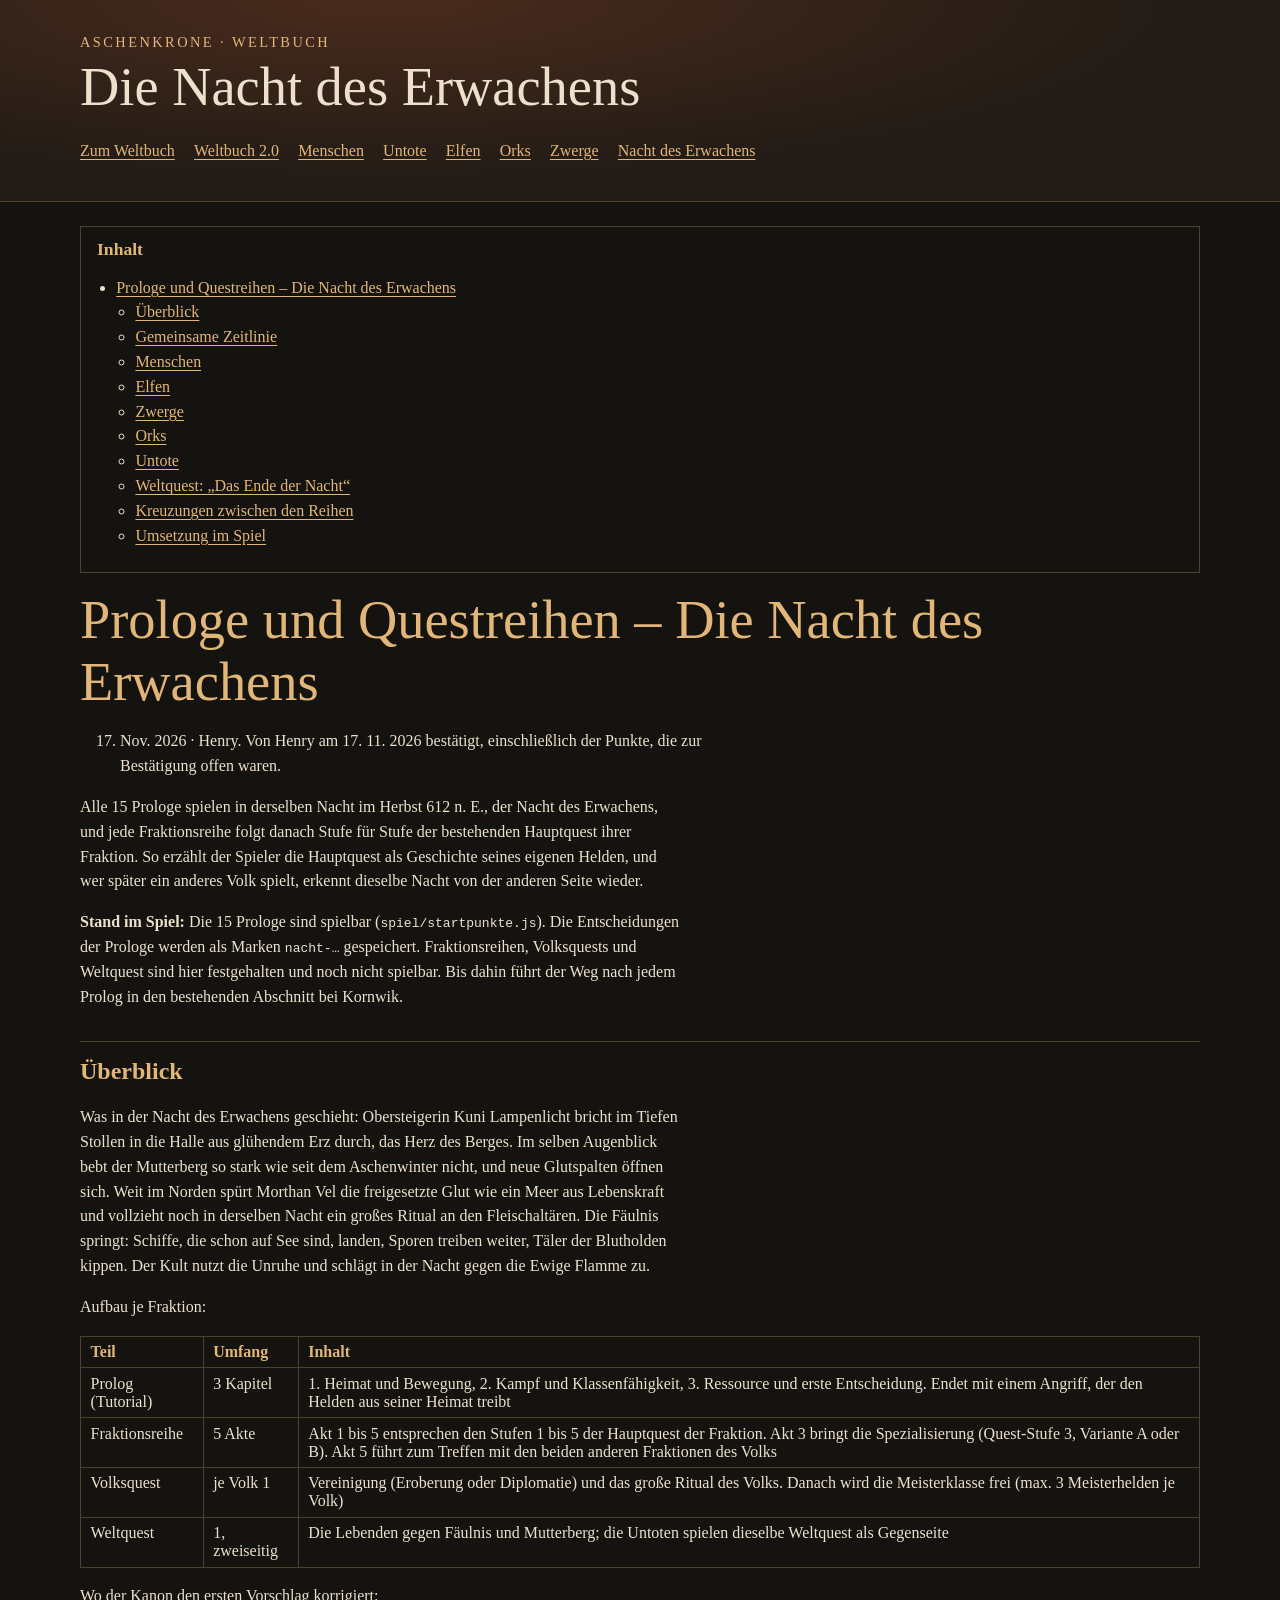
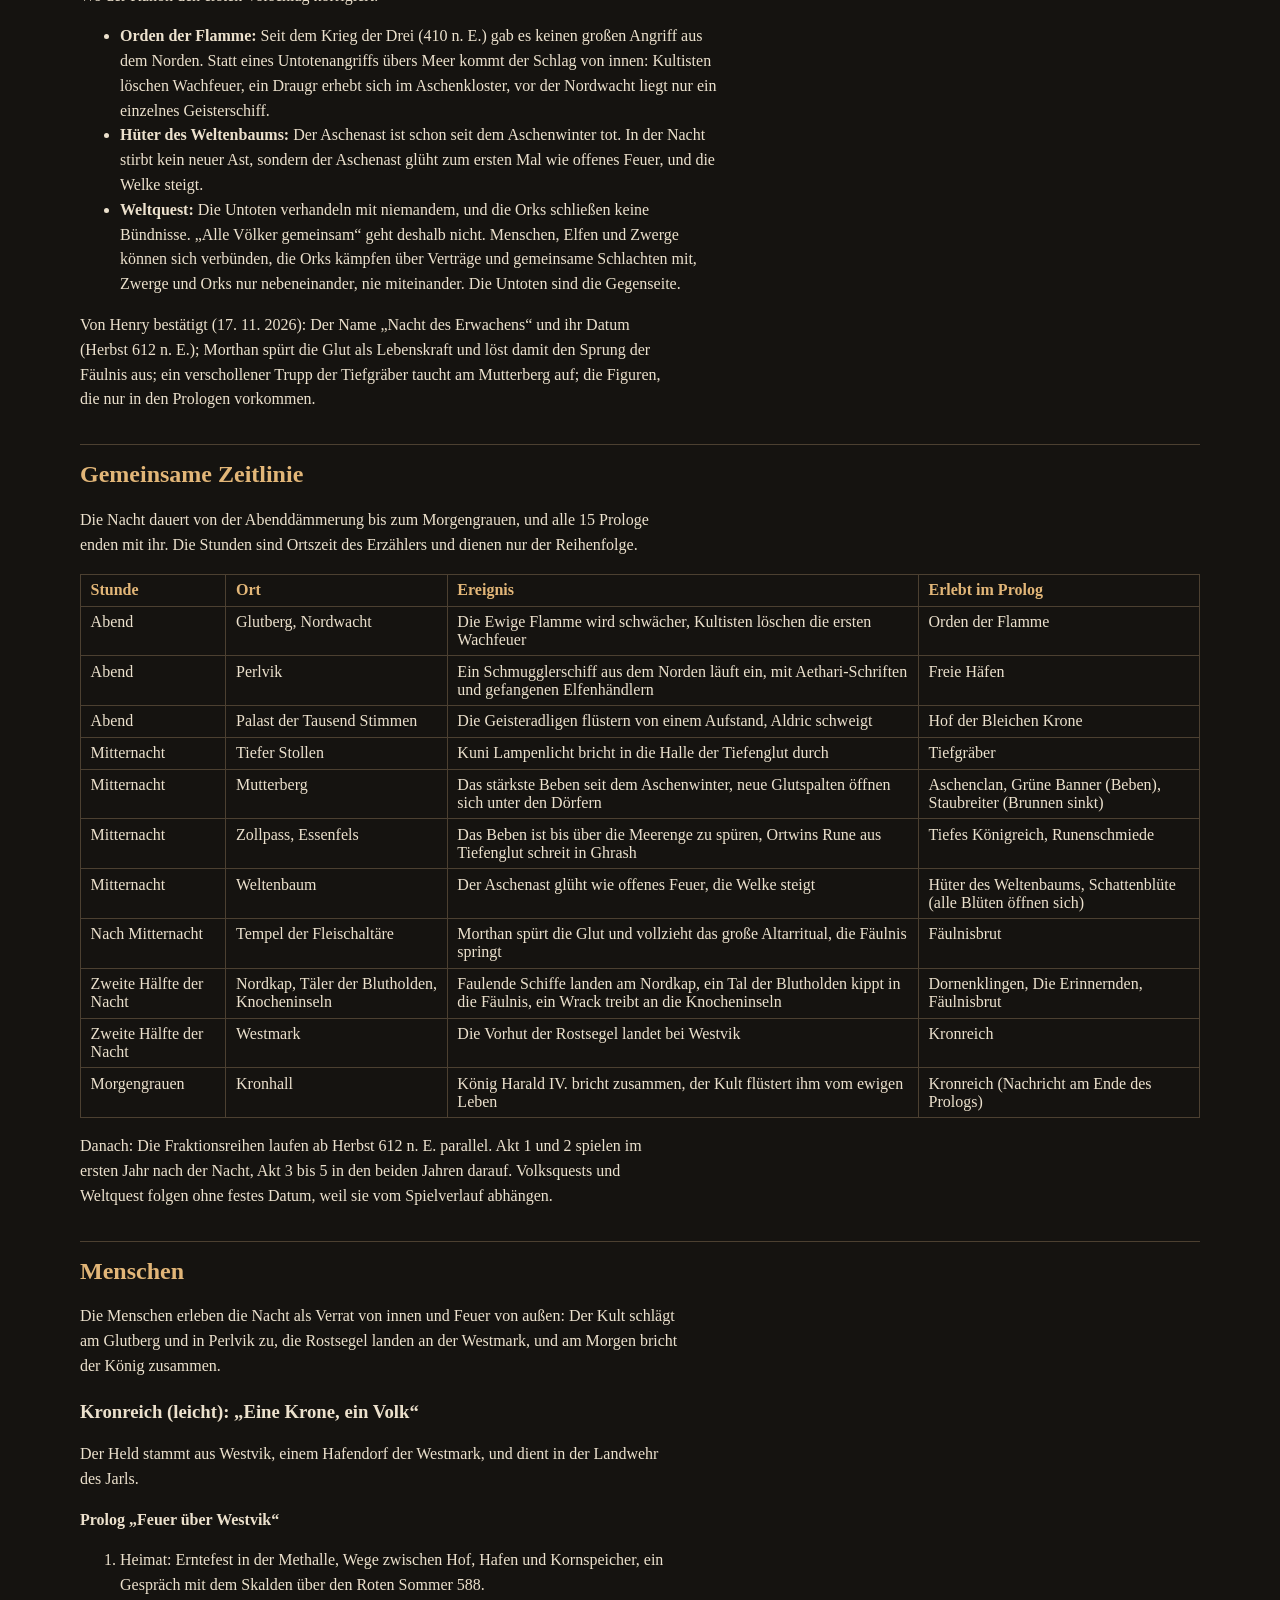
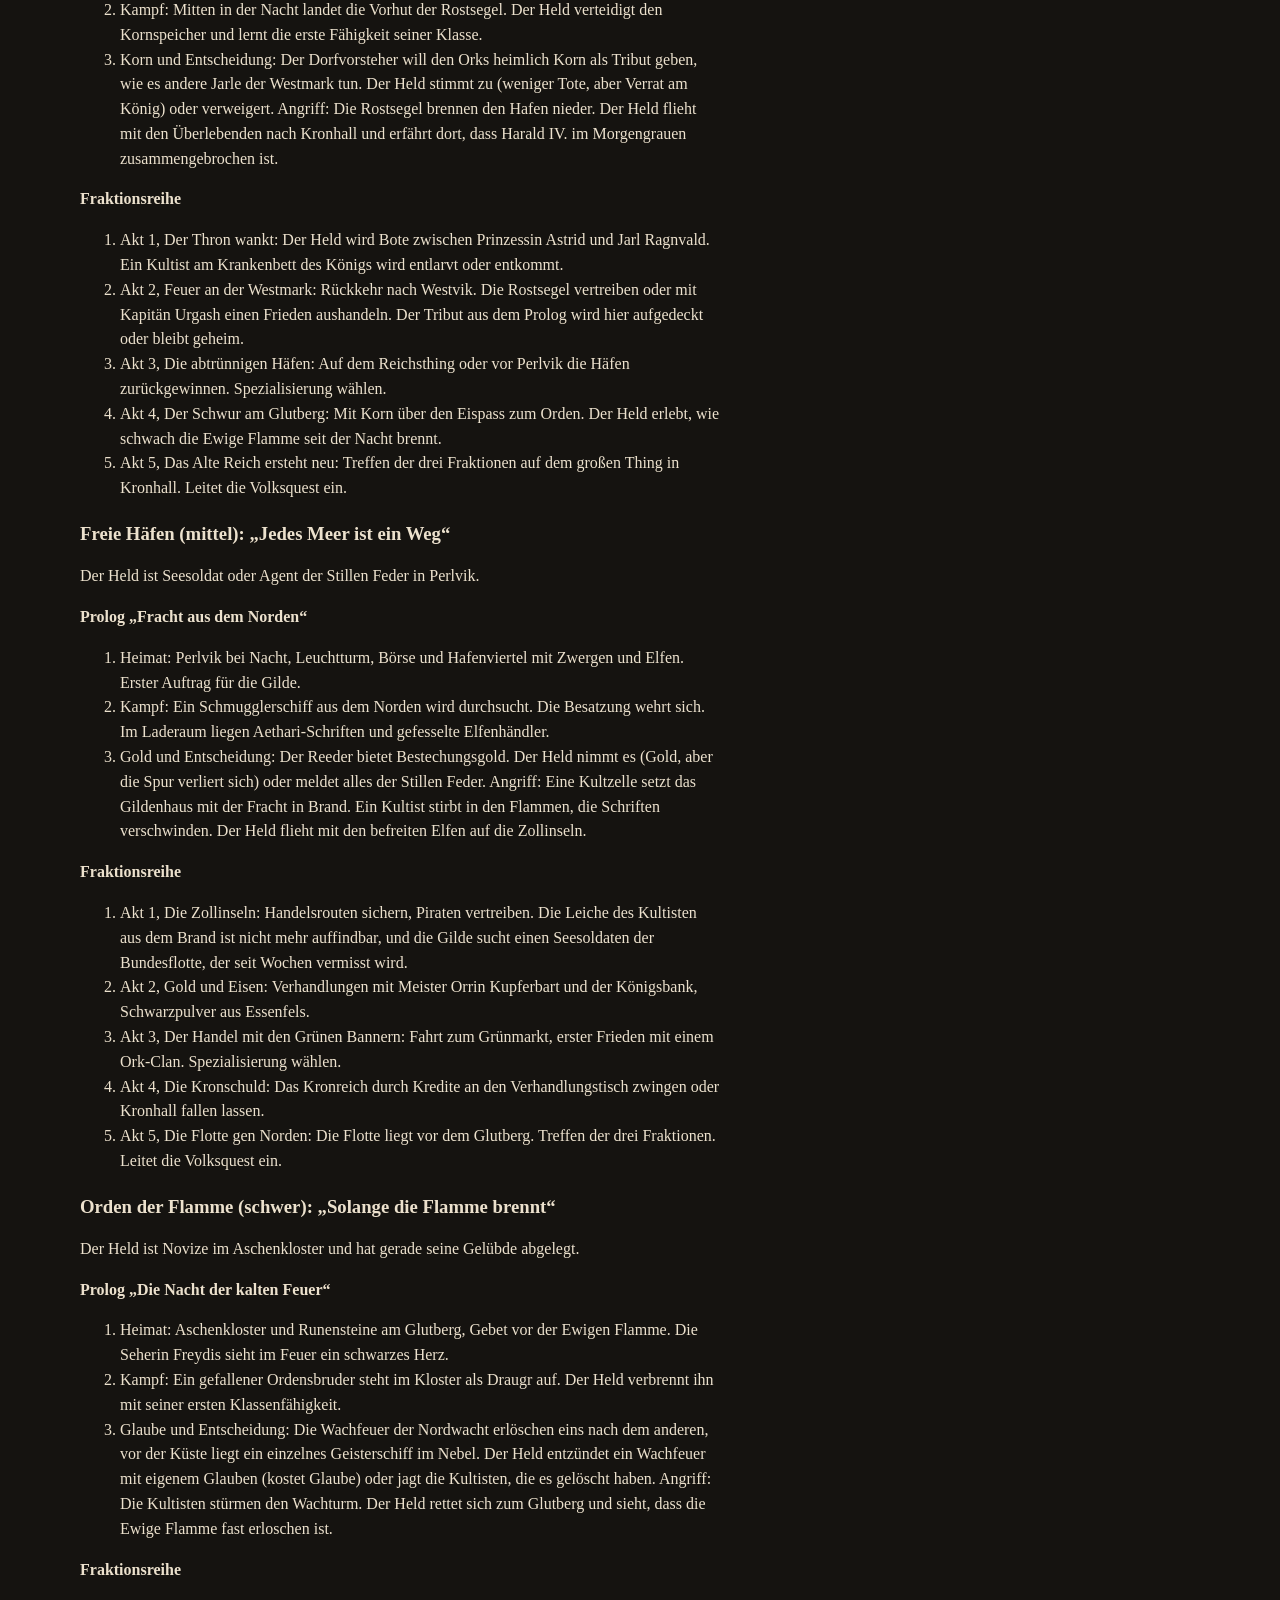
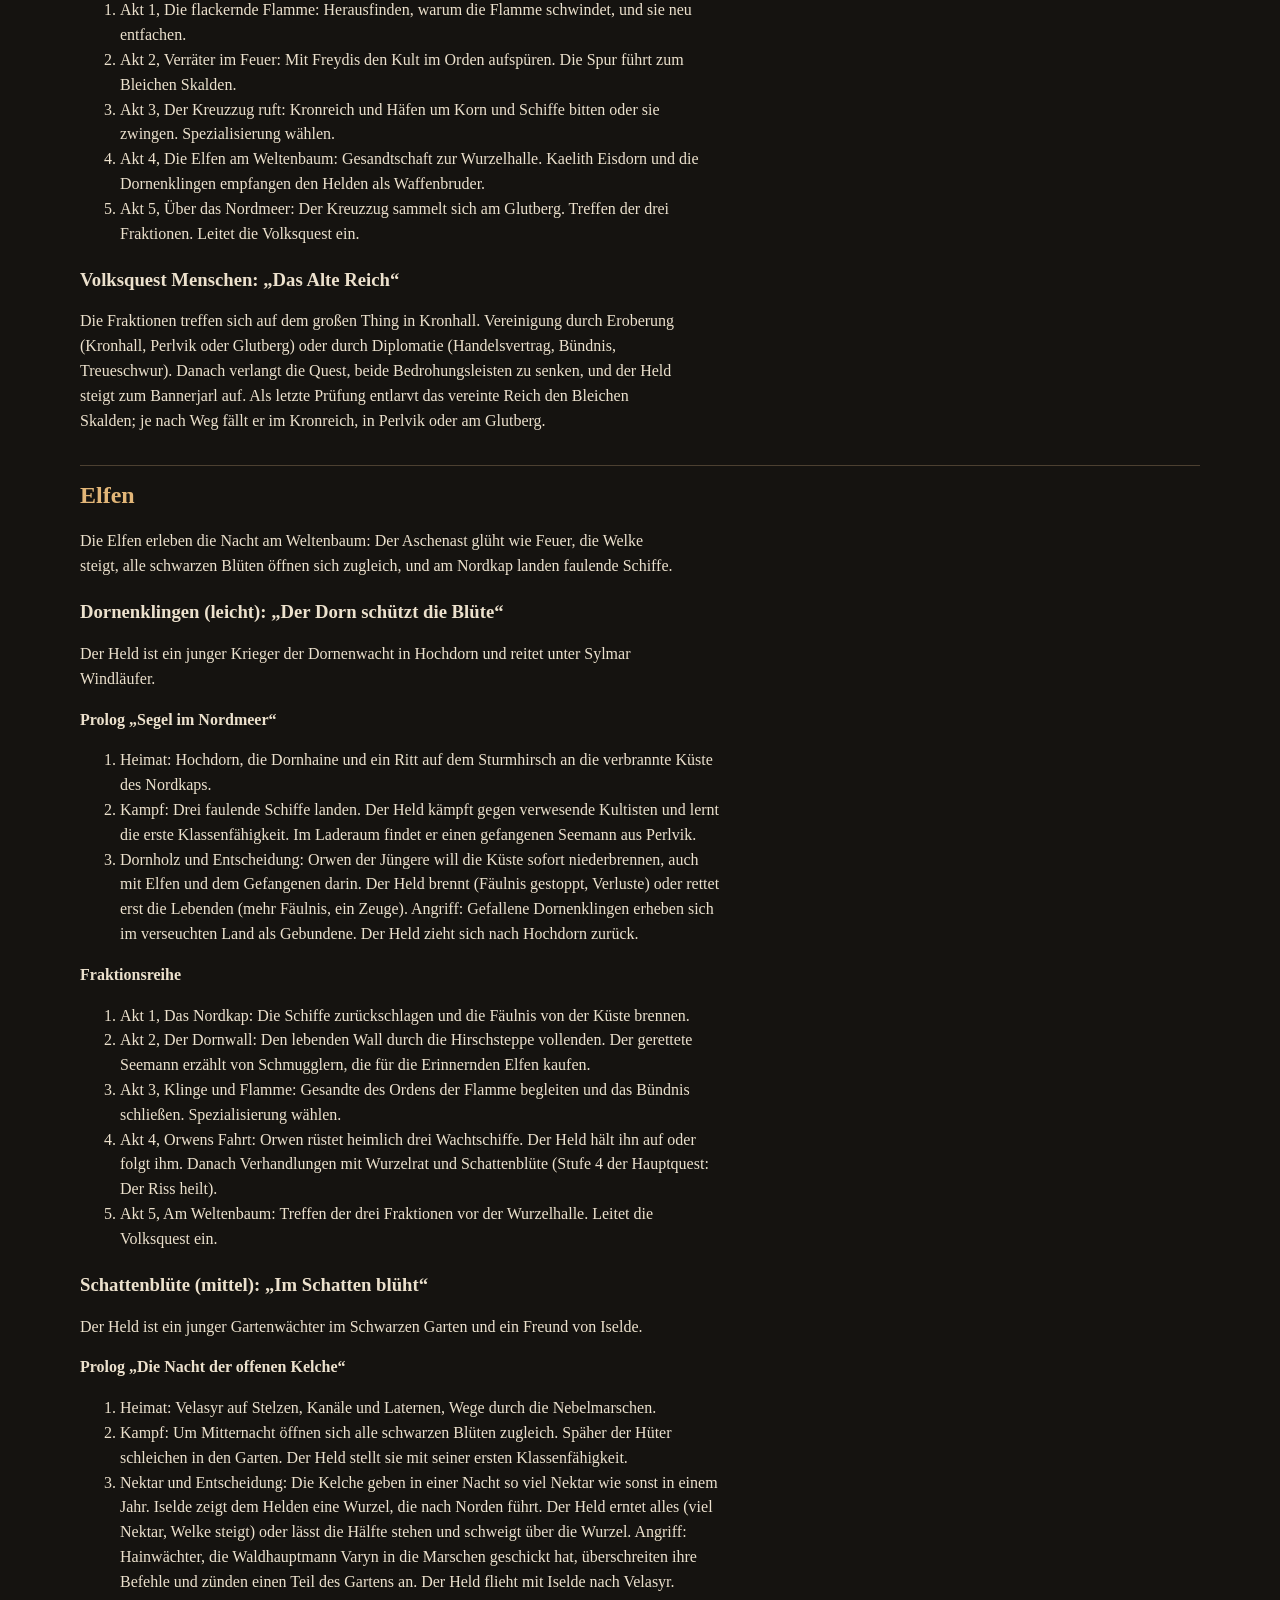
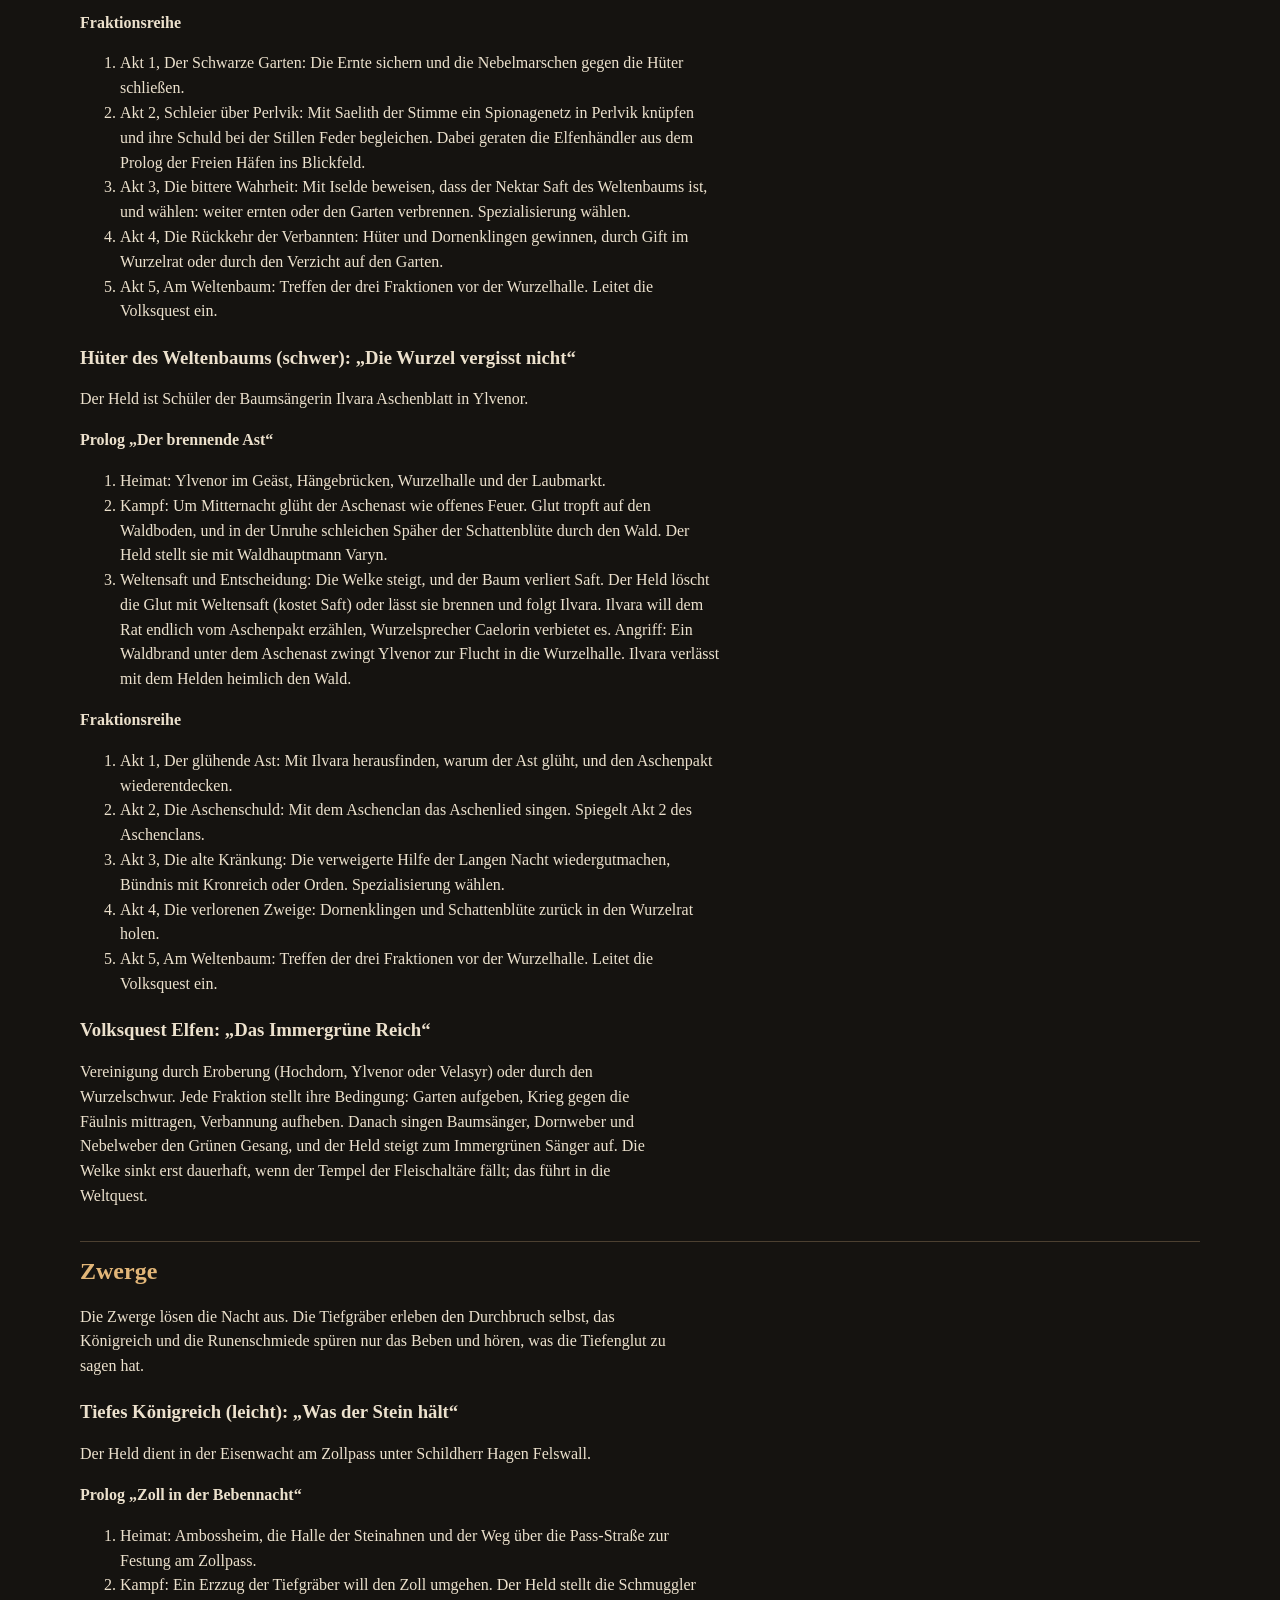
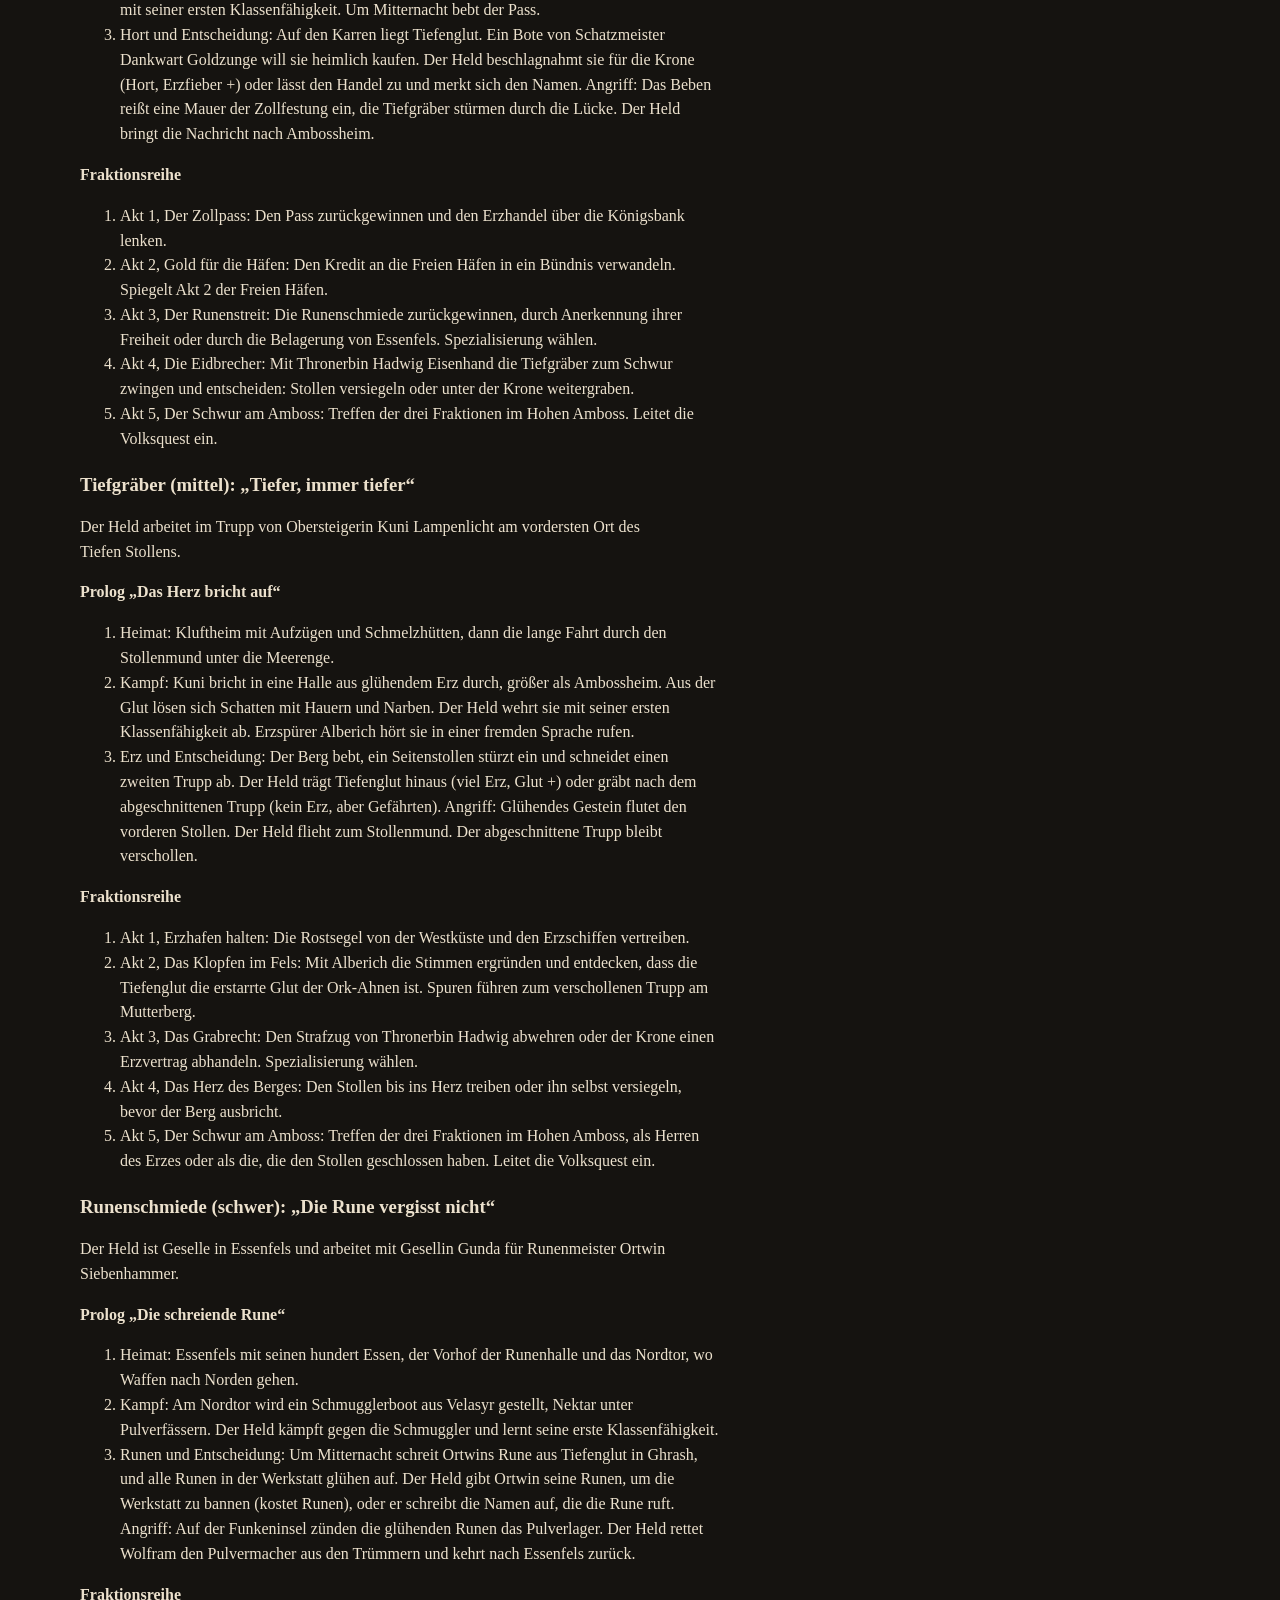
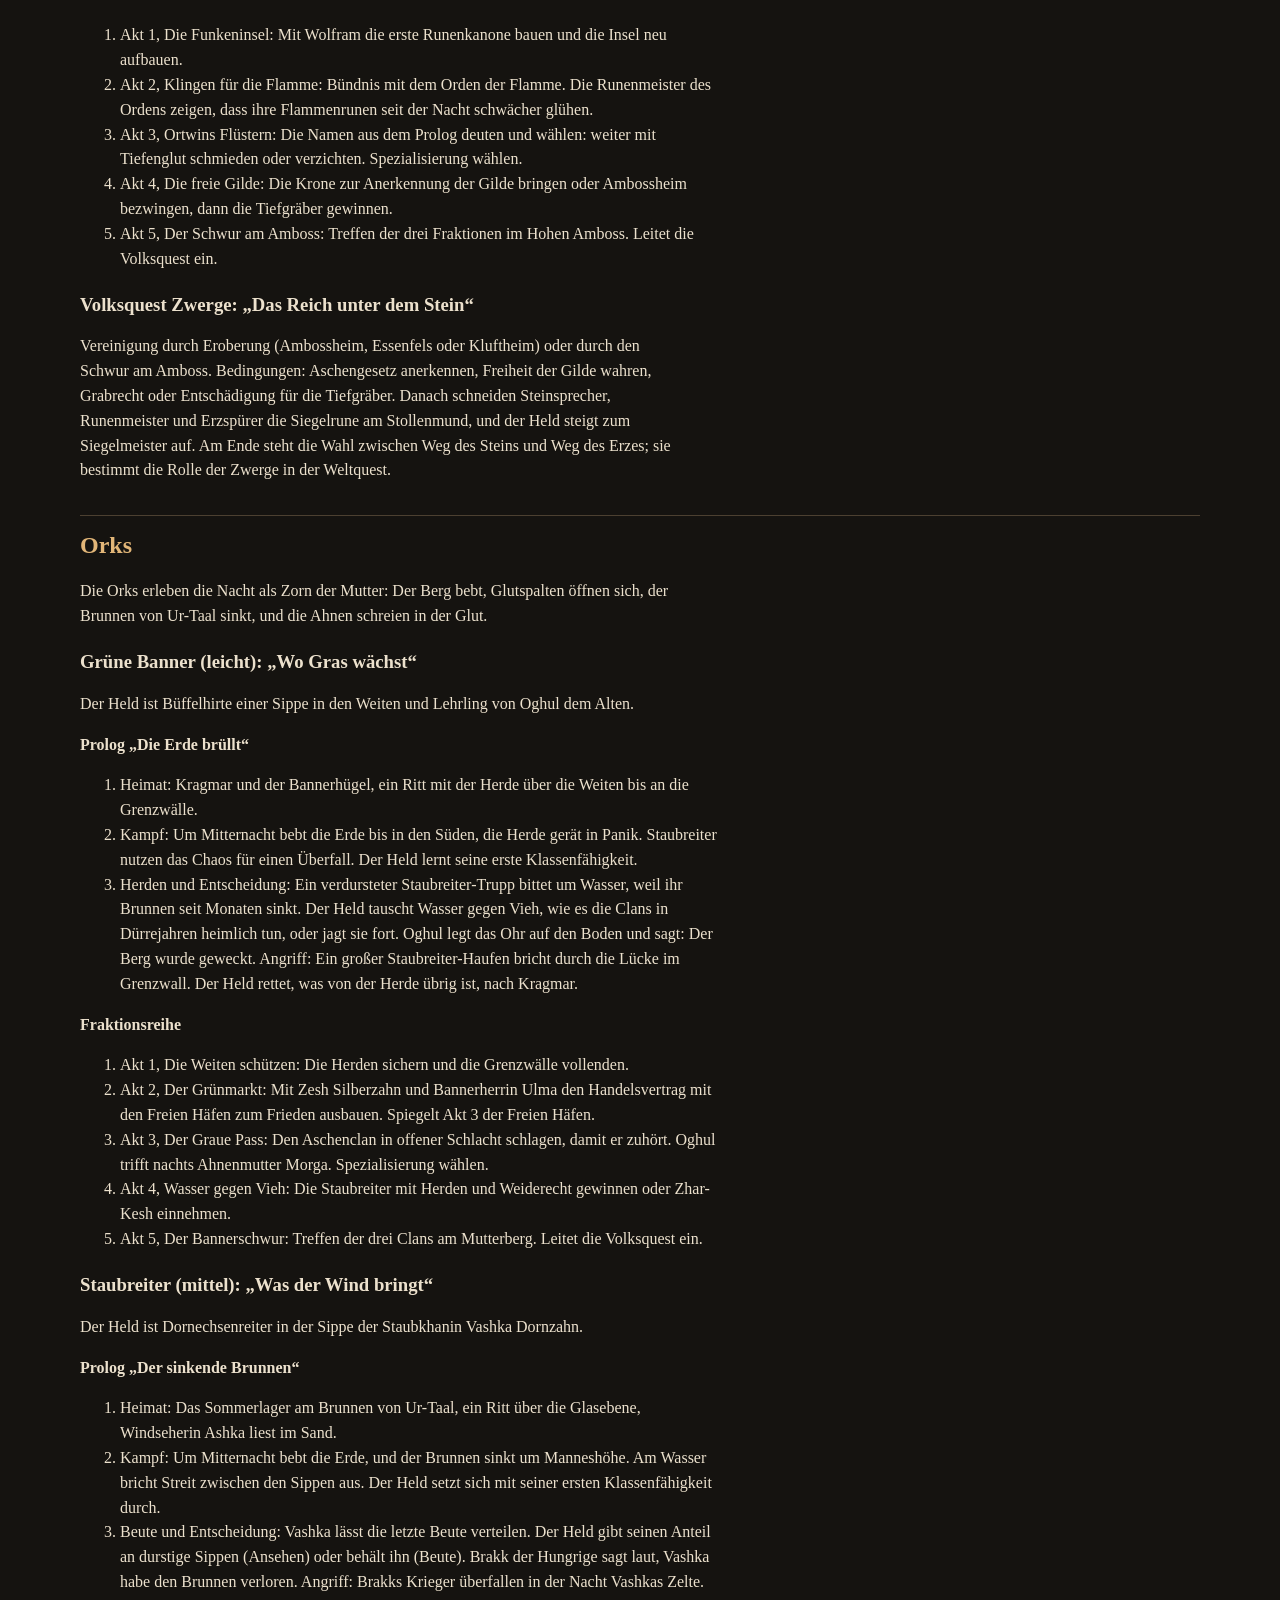
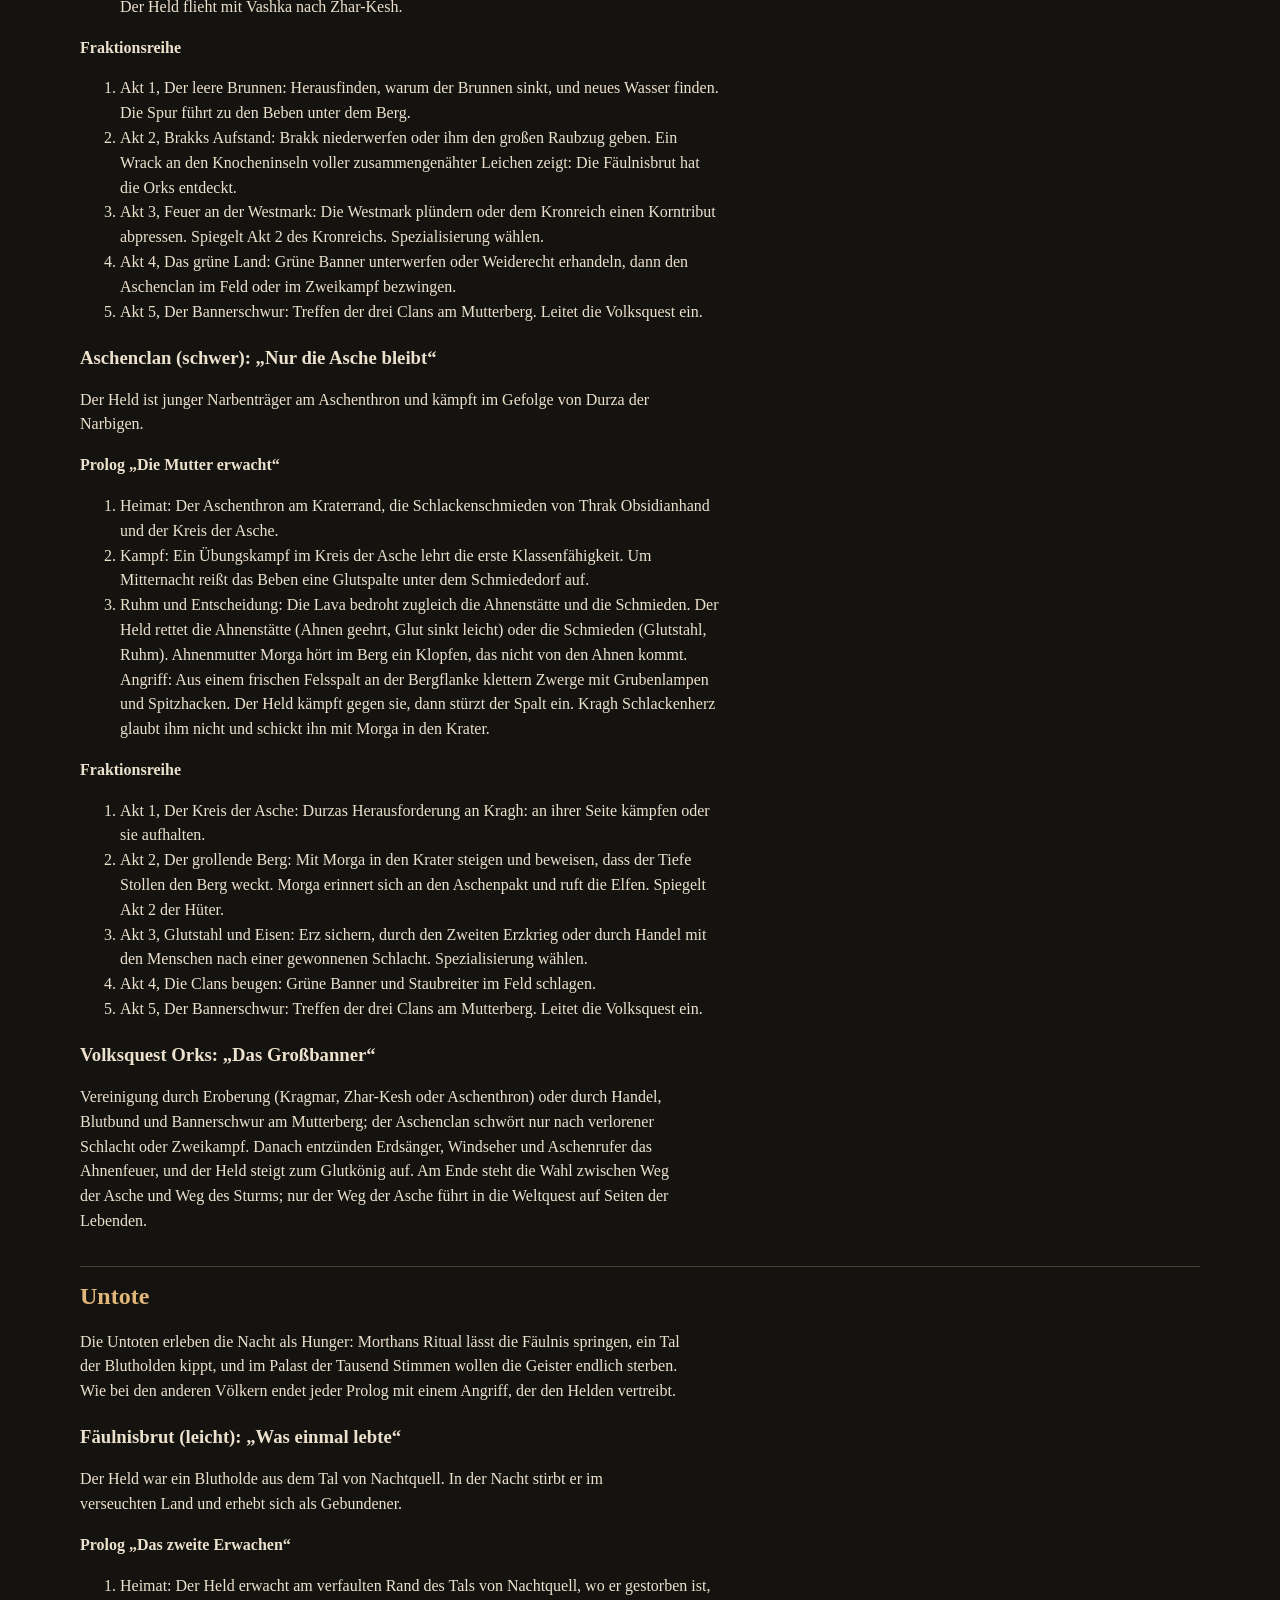
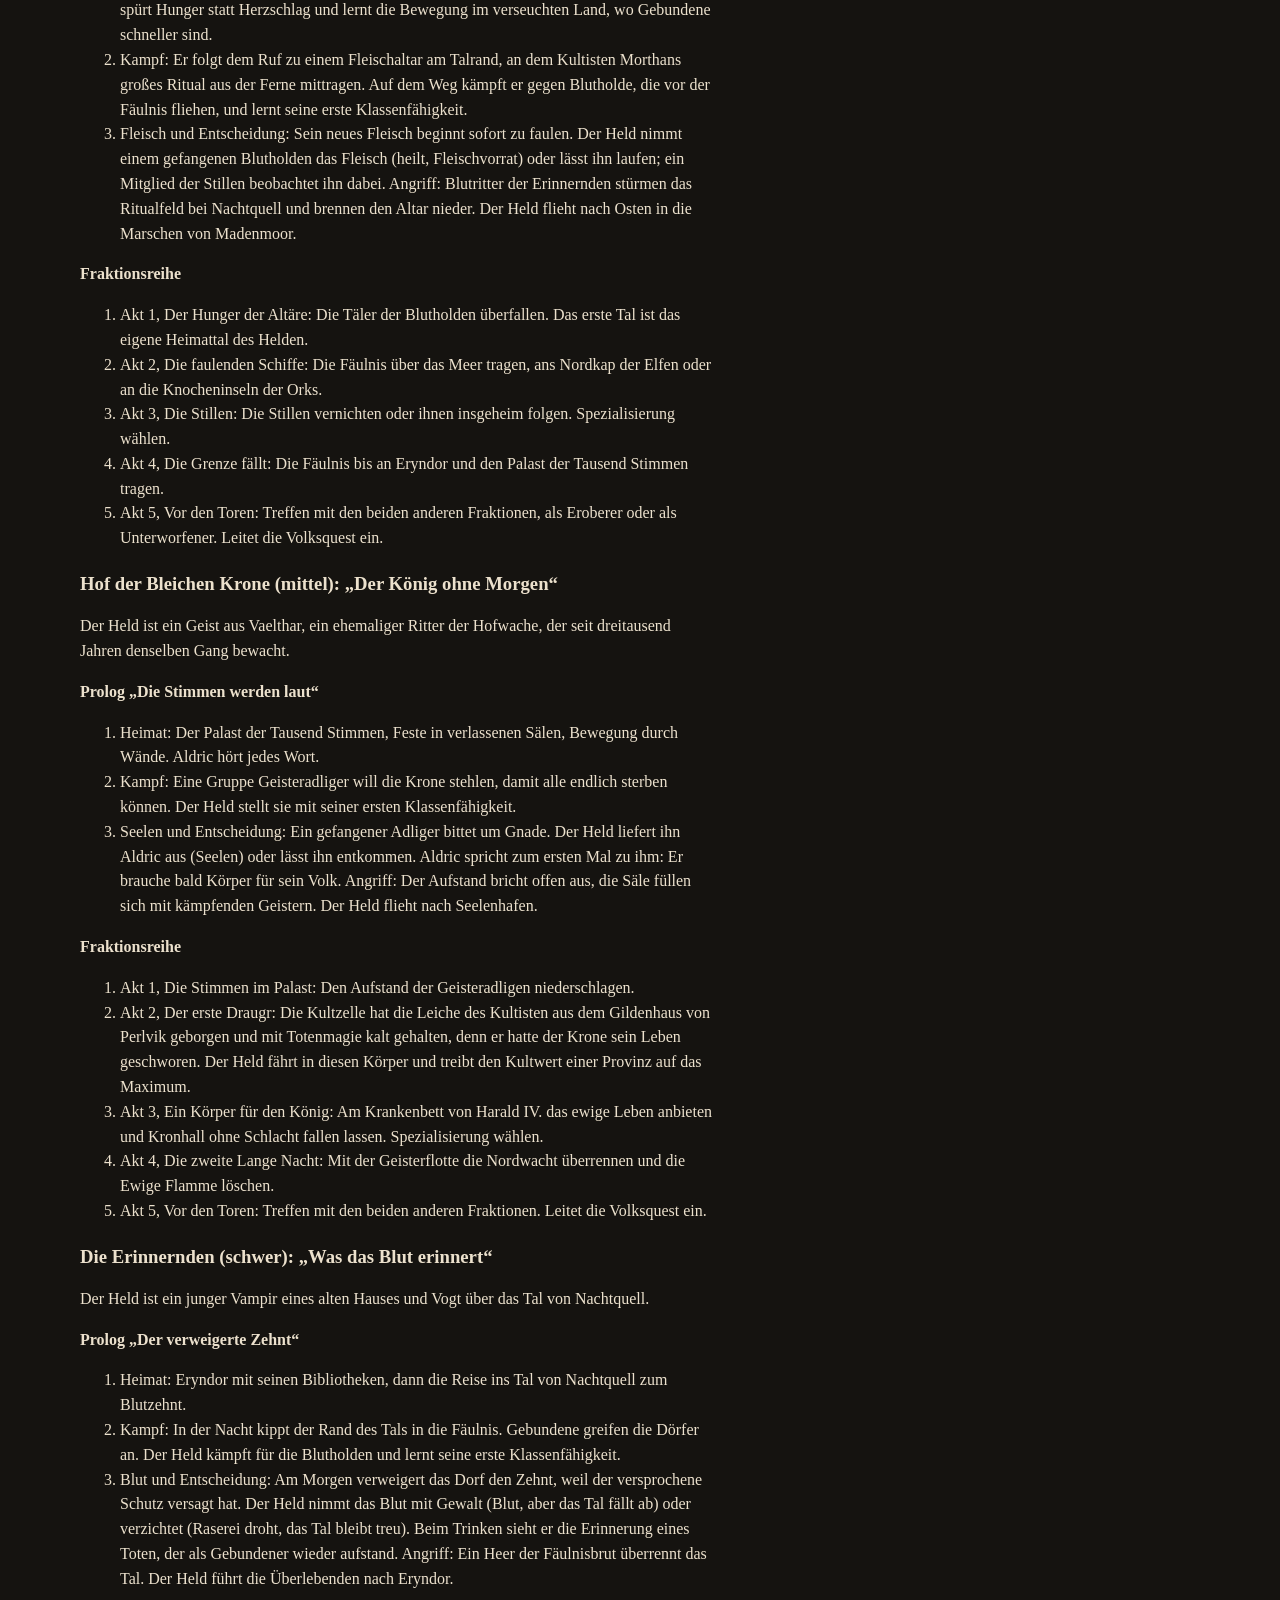
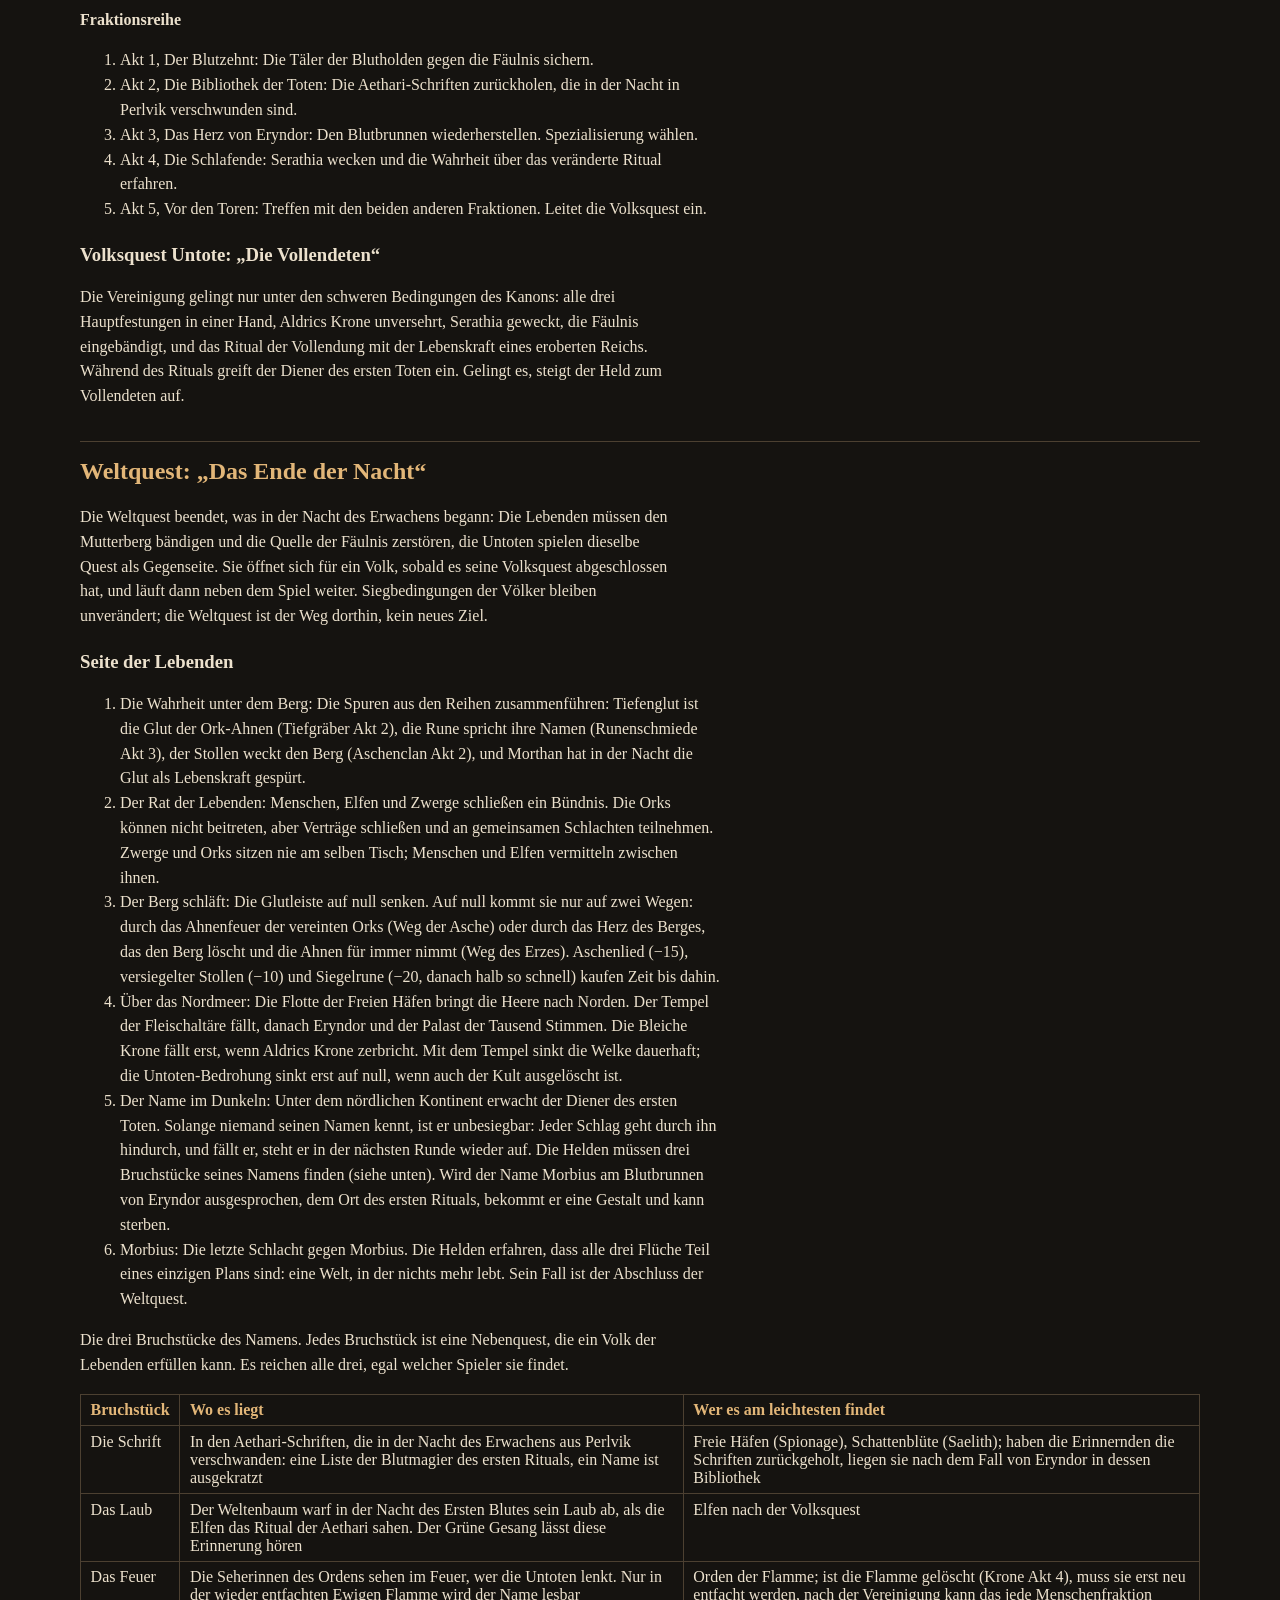
<file: lore/quellen/nacht-des-erwachens.html>
<!doctype html>
<html lang="de">
<head>
  <meta charset="utf-8">
  <meta name="viewport" content="width=device-width, initial-scale=1">
  <title>Nacht des Erwachens · Quellen · Aschenkrone</title>
  <link rel="stylesheet" href="../../bestiarium/stil.css">
  <link rel="stylesheet" href="../stil.css">
</head>
<body>
  <header class="masthead">
    <div class="wrap">
      <p class="wordmark">Aschenkrone · Weltbuch</p>
      <h1>Die Nacht des Erwachens</h1>
      <nav class="lore-nav" aria-label="Quelltexte">
        <a href="../index.html">Zum Weltbuch</a><a href="weltbuch.html">Weltbuch 2.0</a><a href="menschen.html">Menschen</a><a href="untote.html">Untote</a><a href="elfen.html">Elfen</a><a href="orks.html">Orks</a><a href="zwerge.html">Zwerge</a><a href="nacht-des-erwachens.html">Nacht des Erwachens</a>
      </nav>
    </div>
  </header>
  <main class="wrap lore quelltext">
<nav class="inhalt" aria-label="Inhalt">
<h2>Inhalt</h2>
<ul>
<li><a href="#prologe-und-questreihen--die-nacht-des-erwachens"
id="toc-prologe-und-questreihen--die-nacht-des-erwachens">Prologe und
Questreihen – Die Nacht des Erwachens</a>
<ul>
<li><a href="#überblick" id="toc-überblick">Überblick</a></li>
<li><a href="#gemeinsame-zeitlinie"
id="toc-gemeinsame-zeitlinie">Gemeinsame Zeitlinie</a></li>
<li><a href="#menschen" id="toc-menschen">Menschen</a></li>
<li><a href="#elfen" id="toc-elfen">Elfen</a></li>
<li><a href="#zwerge" id="toc-zwerge">Zwerge</a></li>
<li><a href="#orks" id="toc-orks">Orks</a></li>
<li><a href="#untote" id="toc-untote">Untote</a></li>
<li><a href="#weltquest-das-ende-der-nacht"
id="toc-weltquest-das-ende-der-nacht">Weltquest: „Das Ende der
Nacht“</a></li>
<li><a href="#kreuzungen-zwischen-den-reihen"
id="toc-kreuzungen-zwischen-den-reihen">Kreuzungen zwischen den
Reihen</a></li>
<li><a href="#umsetzung-im-spiel" id="toc-umsetzung-im-spiel">Umsetzung
im Spiel</a></li>
</ul></li>
</ul>
</nav>
<h1 id="prologe-und-questreihen--die-nacht-des-erwachens">Prologe und
Questreihen – Die Nacht des Erwachens</h1>
<ol start="17" type="1">
<li>Nov. 2026 · Henry. Von Henry am 17. 11. 2026 bestätigt,
einschließlich der Punkte, die zur Bestätigung offen waren.</li>
</ol>
<p>Alle 15 Prologe spielen in derselben Nacht im Herbst 612 n. E., der
Nacht des Erwachens, und jede Fraktionsreihe folgt danach Stufe für
Stufe der bestehenden Hauptquest ihrer Fraktion. So erzählt der Spieler
die Hauptquest als Geschichte seines eigenen Helden, und wer später ein
anderes Volk spielt, erkennt dieselbe Nacht von der anderen Seite
wieder.</p>
<p><strong>Stand im Spiel:</strong> Die 15 Prologe sind spielbar
(<code>spiel/startpunkte.js</code>). Die Entscheidungen der Prologe
werden als Marken <code>nacht-…</code> gespeichert. Fraktionsreihen,
Volksquests und Weltquest sind hier festgehalten und noch nicht
spielbar. Bis dahin führt der Weg nach jedem Prolog in den bestehenden
Abschnitt bei Kornwik.</p>
<h2 id="überblick">Überblick</h2>
<p>Was in der Nacht des Erwachens geschieht: Obersteigerin Kuni
Lampenlicht bricht im Tiefen Stollen in die Halle aus glühendem Erz
durch, das Herz des Berges. Im selben Augenblick bebt der Mutterberg so
stark wie seit dem Aschenwinter nicht, und neue Glutspalten öffnen sich.
Weit im Norden spürt Morthan Vel die freigesetzte Glut wie ein Meer aus
Lebenskraft und vollzieht noch in derselben Nacht ein großes Ritual an
den Fleischaltären. Die Fäulnis springt: Schiffe, die schon auf See
sind, landen, Sporen treiben weiter, Täler der Blutholden kippen. Der
Kult nutzt die Unruhe und schlägt in der Nacht gegen die Ewige Flamme
zu.</p>
<p>Aufbau je Fraktion:</p>
<table>
<thead>
<tr class="header">
<th>Teil</th>
<th>Umfang</th>
<th>Inhalt</th>
</tr>
</thead>
<tbody>
<tr class="odd">
<td>Prolog (Tutorial)</td>
<td>3 Kapitel</td>
<td>1. Heimat und Bewegung, 2. Kampf und Klassenfähigkeit, 3. Ressource
und erste Entscheidung. Endet mit einem Angriff, der den Helden aus
seiner Heimat treibt</td>
</tr>
<tr class="even">
<td>Fraktionsreihe</td>
<td>5 Akte</td>
<td>Akt 1 bis 5 entsprechen den Stufen 1 bis 5 der Hauptquest der
Fraktion. Akt 3 bringt die Spezialisierung (Quest-Stufe 3, Variante A
oder B). Akt 5 führt zum Treffen mit den beiden anderen Fraktionen des
Volks</td>
</tr>
<tr class="odd">
<td>Volksquest</td>
<td>je Volk 1</td>
<td>Vereinigung (Eroberung oder Diplomatie) und das große Ritual des
Volks. Danach wird die Meisterklasse frei (max. 3 Meisterhelden je
Volk)</td>
</tr>
<tr class="even">
<td>Weltquest</td>
<td>1, zweiseitig</td>
<td>Die Lebenden gegen Fäulnis und Mutterberg; die Untoten spielen
dieselbe Weltquest als Gegenseite</td>
</tr>
</tbody>
</table>
<p>Wo der Kanon den ersten Vorschlag korrigiert:</p>
<ul>
<li><strong>Orden der Flamme:</strong> Seit dem Krieg der Drei (410 n.
E.) gab es keinen großen Angriff aus dem Norden. Statt eines
Untotenangriffs übers Meer kommt der Schlag von innen: Kultisten löschen
Wachfeuer, ein Draugr erhebt sich im Aschenkloster, vor der Nordwacht
liegt nur ein einzelnes Geisterschiff.</li>
<li><strong>Hüter des Weltenbaums:</strong> Der Aschenast ist schon seit
dem Aschenwinter tot. In der Nacht stirbt kein neuer Ast, sondern der
Aschenast glüht zum ersten Mal wie offenes Feuer, und die Welke
steigt.</li>
<li><strong>Weltquest:</strong> Die Untoten verhandeln mit niemandem,
und die Orks schließen keine Bündnisse. „Alle Völker gemeinsam“ geht
deshalb nicht. Menschen, Elfen und Zwerge können sich verbünden, die
Orks kämpfen über Verträge und gemeinsame Schlachten mit, Zwerge und
Orks nur nebeneinander, nie miteinander. Die Untoten sind die
Gegenseite.</li>
</ul>
<p>Von Henry bestätigt (17. 11. 2026): Der Name „Nacht des Erwachens“
und ihr Datum (Herbst 612 n. E.); Morthan spürt die Glut als Lebenskraft
und löst damit den Sprung der Fäulnis aus; ein verschollener Trupp der
Tiefgräber taucht am Mutterberg auf; die Figuren, die nur in den
Prologen vorkommen.</p>
<h2 id="gemeinsame-zeitlinie">Gemeinsame Zeitlinie</h2>
<p>Die Nacht dauert von der Abenddämmerung bis zum Morgengrauen, und
alle 15 Prologe enden mit ihr. Die Stunden sind Ortszeit des Erzählers
und dienen nur der Reihenfolge.</p>
<table>
<thead>
<tr class="header">
<th>Stunde</th>
<th>Ort</th>
<th>Ereignis</th>
<th>Erlebt im Prolog</th>
</tr>
</thead>
<tbody>
<tr class="odd">
<td>Abend</td>
<td>Glutberg, Nordwacht</td>
<td>Die Ewige Flamme wird schwächer, Kultisten löschen die ersten
Wachfeuer</td>
<td>Orden der Flamme</td>
</tr>
<tr class="even">
<td>Abend</td>
<td>Perlvik</td>
<td>Ein Schmugglerschiff aus dem Norden läuft ein, mit Aethari-Schriften
und gefangenen Elfenhändlern</td>
<td>Freie Häfen</td>
</tr>
<tr class="odd">
<td>Abend</td>
<td>Palast der Tausend Stimmen</td>
<td>Die Geisteradligen flüstern von einem Aufstand, Aldric schweigt</td>
<td>Hof der Bleichen Krone</td>
</tr>
<tr class="even">
<td>Mitternacht</td>
<td>Tiefer Stollen</td>
<td>Kuni Lampenlicht bricht in die Halle der Tiefenglut durch</td>
<td>Tiefgräber</td>
</tr>
<tr class="odd">
<td>Mitternacht</td>
<td>Mutterberg</td>
<td>Das stärkste Beben seit dem Aschenwinter, neue Glutspalten öffnen
sich unter den Dörfern</td>
<td>Aschenclan, Grüne Banner (Beben), Staubreiter (Brunnen sinkt)</td>
</tr>
<tr class="even">
<td>Mitternacht</td>
<td>Zollpass, Essenfels</td>
<td>Das Beben ist bis über die Meerenge zu spüren, Ortwins Rune aus
Tiefenglut schreit in Ghrash</td>
<td>Tiefes Königreich, Runenschmiede</td>
</tr>
<tr class="odd">
<td>Mitternacht</td>
<td>Weltenbaum</td>
<td>Der Aschenast glüht wie offenes Feuer, die Welke steigt</td>
<td>Hüter des Weltenbaums, Schattenblüte (alle Blüten öffnen sich)</td>
</tr>
<tr class="even">
<td>Nach Mitternacht</td>
<td>Tempel der Fleischaltäre</td>
<td>Morthan spürt die Glut und vollzieht das große Altarritual, die
Fäulnis springt</td>
<td>Fäulnisbrut</td>
</tr>
<tr class="odd">
<td>Zweite Hälfte der Nacht</td>
<td>Nordkap, Täler der Blutholden, Knocheninseln</td>
<td>Faulende Schiffe landen am Nordkap, ein Tal der Blutholden kippt in
die Fäulnis, ein Wrack treibt an die Knocheninseln</td>
<td>Dornenklingen, Die Erinnernden, Fäulnisbrut</td>
</tr>
<tr class="even">
<td>Zweite Hälfte der Nacht</td>
<td>Westmark</td>
<td>Die Vorhut der Rostsegel landet bei Westvik</td>
<td>Kronreich</td>
</tr>
<tr class="odd">
<td>Morgengrauen</td>
<td>Kronhall</td>
<td>König Harald IV. bricht zusammen, der Kult flüstert ihm vom ewigen
Leben</td>
<td>Kronreich (Nachricht am Ende des Prologs)</td>
</tr>
</tbody>
</table>
<p>Danach: Die Fraktionsreihen laufen ab Herbst 612 n. E. parallel. Akt
1 und 2 spielen im ersten Jahr nach der Nacht, Akt 3 bis 5 in den beiden
Jahren darauf. Volksquests und Weltquest folgen ohne festes Datum, weil
sie vom Spielverlauf abhängen.</p>
<h2 id="menschen">Menschen</h2>
<p>Die Menschen erleben die Nacht als Verrat von innen und Feuer von
außen: Der Kult schlägt am Glutberg und in Perlvik zu, die Rostsegel
landen an der Westmark, und am Morgen bricht der König zusammen.</p>
<h3 id="kronreich-leicht-eine-krone-ein-volk">Kronreich (leicht): „Eine
Krone, ein Volk“</h3>
<p>Der Held stammt aus Westvik, einem Hafendorf der Westmark, und dient
in der Landwehr des Jarls.</p>
<p><strong>Prolog „Feuer über Westvik“</strong></p>
<ol type="1">
<li>Heimat: Erntefest in der Methalle, Wege zwischen Hof, Hafen und
Kornspeicher, ein Gespräch mit dem Skalden über den Roten Sommer
588.</li>
<li>Kampf: Mitten in der Nacht landet die Vorhut der Rostsegel. Der Held
verteidigt den Kornspeicher und lernt die erste Fähigkeit seiner
Klasse.</li>
<li>Korn und Entscheidung: Der Dorfvorsteher will den Orks heimlich Korn
als Tribut geben, wie es andere Jarle der Westmark tun. Der Held stimmt
zu (weniger Tote, aber Verrat am König) oder verweigert. Angriff: Die
Rostsegel brennen den Hafen nieder. Der Held flieht mit den Überlebenden
nach Kronhall und erfährt dort, dass Harald IV. im Morgengrauen
zusammengebrochen ist.</li>
</ol>
<p><strong>Fraktionsreihe</strong></p>
<ol type="1">
<li>Akt 1, Der Thron wankt: Der Held wird Bote zwischen Prinzessin
Astrid und Jarl Ragnvald. Ein Kultist am Krankenbett des Königs wird
entlarvt oder entkommt.</li>
<li>Akt 2, Feuer an der Westmark: Rückkehr nach Westvik. Die Rostsegel
vertreiben oder mit Kapitän Urgash einen Frieden aushandeln. Der Tribut
aus dem Prolog wird hier aufgedeckt oder bleibt geheim.</li>
<li>Akt 3, Die abtrünnigen Häfen: Auf dem Reichsthing oder vor Perlvik
die Häfen zurückgewinnen. Spezialisierung wählen.</li>
<li>Akt 4, Der Schwur am Glutberg: Mit Korn über den Eispass zum Orden.
Der Held erlebt, wie schwach die Ewige Flamme seit der Nacht
brennt.</li>
<li>Akt 5, Das Alte Reich ersteht neu: Treffen der drei Fraktionen auf
dem großen Thing in Kronhall. Leitet die Volksquest ein.</li>
</ol>
<h3 id="freie-häfen-mittel-jedes-meer-ist-ein-weg">Freie Häfen (mittel):
„Jedes Meer ist ein Weg“</h3>
<p>Der Held ist Seesoldat oder Agent der Stillen Feder in Perlvik.</p>
<p><strong>Prolog „Fracht aus dem Norden“</strong></p>
<ol type="1">
<li>Heimat: Perlvik bei Nacht, Leuchtturm, Börse und Hafenviertel mit
Zwergen und Elfen. Erster Auftrag für die Gilde.</li>
<li>Kampf: Ein Schmugglerschiff aus dem Norden wird durchsucht. Die
Besatzung wehrt sich. Im Laderaum liegen Aethari-Schriften und
gefesselte Elfenhändler.</li>
<li>Gold und Entscheidung: Der Reeder bietet Bestechungsgold. Der Held
nimmt es (Gold, aber die Spur verliert sich) oder meldet alles der
Stillen Feder. Angriff: Eine Kultzelle setzt das Gildenhaus mit der
Fracht in Brand. Ein Kultist stirbt in den Flammen, die Schriften
verschwinden. Der Held flieht mit den befreiten Elfen auf die
Zollinseln.</li>
</ol>
<p><strong>Fraktionsreihe</strong></p>
<ol type="1">
<li>Akt 1, Die Zollinseln: Handelsrouten sichern, Piraten vertreiben.
Die Leiche des Kultisten aus dem Brand ist nicht mehr auffindbar, und
die Gilde sucht einen Seesoldaten der Bundesflotte, der seit Wochen
vermisst wird.</li>
<li>Akt 2, Gold und Eisen: Verhandlungen mit Meister Orrin Kupferbart
und der Königsbank, Schwarzpulver aus Essenfels.</li>
<li>Akt 3, Der Handel mit den Grünen Bannern: Fahrt zum Grünmarkt,
erster Frieden mit einem Ork-Clan. Spezialisierung wählen.</li>
<li>Akt 4, Die Kronschuld: Das Kronreich durch Kredite an den
Verhandlungstisch zwingen oder Kronhall fallen lassen.</li>
<li>Akt 5, Die Flotte gen Norden: Die Flotte liegt vor dem Glutberg.
Treffen der drei Fraktionen. Leitet die Volksquest ein.</li>
</ol>
<h3 id="orden-der-flamme-schwer-solange-die-flamme-brennt">Orden der
Flamme (schwer): „Solange die Flamme brennt“</h3>
<p>Der Held ist Novize im Aschenkloster und hat gerade seine Gelübde
abgelegt.</p>
<p><strong>Prolog „Die Nacht der kalten Feuer“</strong></p>
<ol type="1">
<li>Heimat: Aschenkloster und Runensteine am Glutberg, Gebet vor der
Ewigen Flamme. Die Seherin Freydis sieht im Feuer ein schwarzes
Herz.</li>
<li>Kampf: Ein gefallener Ordensbruder steht im Kloster als Draugr auf.
Der Held verbrennt ihn mit seiner ersten Klassenfähigkeit.</li>
<li>Glaube und Entscheidung: Die Wachfeuer der Nordwacht erlöschen eins
nach dem anderen, vor der Küste liegt ein einzelnes Geisterschiff im
Nebel. Der Held entzündet ein Wachfeuer mit eigenem Glauben (kostet
Glaube) oder jagt die Kultisten, die es gelöscht haben. Angriff: Die
Kultisten stürmen den Wachturm. Der Held rettet sich zum Glutberg und
sieht, dass die Ewige Flamme fast erloschen ist.</li>
</ol>
<p><strong>Fraktionsreihe</strong></p>
<ol type="1">
<li>Akt 1, Die flackernde Flamme: Herausfinden, warum die Flamme
schwindet, und sie neu entfachen.</li>
<li>Akt 2, Verräter im Feuer: Mit Freydis den Kult im Orden aufspüren.
Die Spur führt zum Bleichen Skalden.</li>
<li>Akt 3, Der Kreuzzug ruft: Kronreich und Häfen um Korn und Schiffe
bitten oder sie zwingen. Spezialisierung wählen.</li>
<li>Akt 4, Die Elfen am Weltenbaum: Gesandtschaft zur Wurzelhalle.
Kaelith Eisdorn und die Dornenklingen empfangen den Helden als
Waffenbruder.</li>
<li>Akt 5, Über das Nordmeer: Der Kreuzzug sammelt sich am Glutberg.
Treffen der drei Fraktionen. Leitet die Volksquest ein.</li>
</ol>
<h3 id="volksquest-menschen-das-alte-reich">Volksquest Menschen: „Das
Alte Reich“</h3>
<p>Die Fraktionen treffen sich auf dem großen Thing in Kronhall.
Vereinigung durch Eroberung (Kronhall, Perlvik oder Glutberg) oder durch
Diplomatie (Handelsvertrag, Bündnis, Treueschwur). Danach verlangt die
Quest, beide Bedrohungsleisten zu senken, und der Held steigt zum
Bannerjarl auf. Als letzte Prüfung entlarvt das vereinte Reich den
Bleichen Skalden; je nach Weg fällt er im Kronreich, in Perlvik oder am
Glutberg.</p>
<h2 id="elfen">Elfen</h2>
<p>Die Elfen erleben die Nacht am Weltenbaum: Der Aschenast glüht wie
Feuer, die Welke steigt, alle schwarzen Blüten öffnen sich zugleich, und
am Nordkap landen faulende Schiffe.</p>
<h3 id="dornenklingen-leicht-der-dorn-schützt-die-blüte">Dornenklingen
(leicht): „Der Dorn schützt die Blüte“</h3>
<p>Der Held ist ein junger Krieger der Dornenwacht in Hochdorn und
reitet unter Sylmar Windläufer.</p>
<p><strong>Prolog „Segel im Nordmeer“</strong></p>
<ol type="1">
<li>Heimat: Hochdorn, die Dornhaine und ein Ritt auf dem Sturmhirsch an
die verbrannte Küste des Nordkaps.</li>
<li>Kampf: Drei faulende Schiffe landen. Der Held kämpft gegen
verwesende Kultisten und lernt die erste Klassenfähigkeit. Im Laderaum
findet er einen gefangenen Seemann aus Perlvik.</li>
<li>Dornholz und Entscheidung: Orwen der Jüngere will die Küste sofort
niederbrennen, auch mit Elfen und dem Gefangenen darin. Der Held brennt
(Fäulnis gestoppt, Verluste) oder rettet erst die Lebenden (mehr
Fäulnis, ein Zeuge). Angriff: Gefallene Dornenklingen erheben sich im
verseuchten Land als Gebundene. Der Held zieht sich nach Hochdorn
zurück.</li>
</ol>
<p><strong>Fraktionsreihe</strong></p>
<ol type="1">
<li>Akt 1, Das Nordkap: Die Schiffe zurückschlagen und die Fäulnis von
der Küste brennen.</li>
<li>Akt 2, Der Dornwall: Den lebenden Wall durch die Hirschsteppe
vollenden. Der gerettete Seemann erzählt von Schmugglern, die für die
Erinnernden Elfen kaufen.</li>
<li>Akt 3, Klinge und Flamme: Gesandte des Ordens der Flamme begleiten
und das Bündnis schließen. Spezialisierung wählen.</li>
<li>Akt 4, Orwens Fahrt: Orwen rüstet heimlich drei Wachtschiffe. Der
Held hält ihn auf oder folgt ihm. Danach Verhandlungen mit Wurzelrat und
Schattenblüte (Stufe 4 der Hauptquest: Der Riss heilt).</li>
<li>Akt 5, Am Weltenbaum: Treffen der drei Fraktionen vor der
Wurzelhalle. Leitet die Volksquest ein.</li>
</ol>
<h3 id="schattenblüte-mittel-im-schatten-blüht">Schattenblüte (mittel):
„Im Schatten blüht“</h3>
<p>Der Held ist ein junger Gartenwächter im Schwarzen Garten und ein
Freund von Iselde.</p>
<p><strong>Prolog „Die Nacht der offenen Kelche“</strong></p>
<ol type="1">
<li>Heimat: Velasyr auf Stelzen, Kanäle und Laternen, Wege durch die
Nebelmarschen.</li>
<li>Kampf: Um Mitternacht öffnen sich alle schwarzen Blüten zugleich.
Späher der Hüter schleichen in den Garten. Der Held stellt sie mit
seiner ersten Klassenfähigkeit.</li>
<li>Nektar und Entscheidung: Die Kelche geben in einer Nacht so viel
Nektar wie sonst in einem Jahr. Iselde zeigt dem Helden eine Wurzel, die
nach Norden führt. Der Held erntet alles (viel Nektar, Welke steigt)
oder lässt die Hälfte stehen und schweigt über die Wurzel. Angriff:
Hainwächter, die Waldhauptmann Varyn in die Marschen geschickt hat,
überschreiten ihre Befehle und zünden einen Teil des Gartens an. Der
Held flieht mit Iselde nach Velasyr.</li>
</ol>
<p><strong>Fraktionsreihe</strong></p>
<ol type="1">
<li>Akt 1, Der Schwarze Garten: Die Ernte sichern und die Nebelmarschen
gegen die Hüter schließen.</li>
<li>Akt 2, Schleier über Perlvik: Mit Saelith der Stimme ein
Spionagenetz in Perlvik knüpfen und ihre Schuld bei der Stillen Feder
begleichen. Dabei geraten die Elfenhändler aus dem Prolog der Freien
Häfen ins Blickfeld.</li>
<li>Akt 3, Die bittere Wahrheit: Mit Iselde beweisen, dass der Nektar
Saft des Weltenbaums ist, und wählen: weiter ernten oder den Garten
verbrennen. Spezialisierung wählen.</li>
<li>Akt 4, Die Rückkehr der Verbannten: Hüter und Dornenklingen
gewinnen, durch Gift im Wurzelrat oder durch den Verzicht auf den
Garten.</li>
<li>Akt 5, Am Weltenbaum: Treffen der drei Fraktionen vor der
Wurzelhalle. Leitet die Volksquest ein.</li>
</ol>
<h3 id="hüter-des-weltenbaums-schwer-die-wurzel-vergisst-nicht">Hüter
des Weltenbaums (schwer): „Die Wurzel vergisst nicht“</h3>
<p>Der Held ist Schüler der Baumsängerin Ilvara Aschenblatt in
Ylvenor.</p>
<p><strong>Prolog „Der brennende Ast“</strong></p>
<ol type="1">
<li>Heimat: Ylvenor im Geäst, Hängebrücken, Wurzelhalle und der
Laubmarkt.</li>
<li>Kampf: Um Mitternacht glüht der Aschenast wie offenes Feuer. Glut
tropft auf den Waldboden, und in der Unruhe schleichen Späher der
Schattenblüte durch den Wald. Der Held stellt sie mit Waldhauptmann
Varyn.</li>
<li>Weltensaft und Entscheidung: Die Welke steigt, und der Baum verliert
Saft. Der Held löscht die Glut mit Weltensaft (kostet Saft) oder lässt
sie brennen und folgt Ilvara. Ilvara will dem Rat endlich vom Aschenpakt
erzählen, Wurzelsprecher Caelorin verbietet es. Angriff: Ein Waldbrand
unter dem Aschenast zwingt Ylvenor zur Flucht in die Wurzelhalle. Ilvara
verlässt mit dem Helden heimlich den Wald.</li>
</ol>
<p><strong>Fraktionsreihe</strong></p>
<ol type="1">
<li>Akt 1, Der glühende Ast: Mit Ilvara herausfinden, warum der Ast
glüht, und den Aschenpakt wiederentdecken.</li>
<li>Akt 2, Die Aschenschuld: Mit dem Aschenclan das Aschenlied singen.
Spiegelt Akt 2 des Aschenclans.</li>
<li>Akt 3, Die alte Kränkung: Die verweigerte Hilfe der Langen Nacht
wiedergutmachen, Bündnis mit Kronreich oder Orden. Spezialisierung
wählen.</li>
<li>Akt 4, Die verlorenen Zweige: Dornenklingen und Schattenblüte zurück
in den Wurzelrat holen.</li>
<li>Akt 5, Am Weltenbaum: Treffen der drei Fraktionen vor der
Wurzelhalle. Leitet die Volksquest ein.</li>
</ol>
<h3 id="volksquest-elfen-das-immergrüne-reich">Volksquest Elfen: „Das
Immergrüne Reich“</h3>
<p>Vereinigung durch Eroberung (Hochdorn, Ylvenor oder Velasyr) oder
durch den Wurzelschwur. Jede Fraktion stellt ihre Bedingung: Garten
aufgeben, Krieg gegen die Fäulnis mittragen, Verbannung aufheben. Danach
singen Baumsänger, Dornweber und Nebelweber den Grünen Gesang, und der
Held steigt zum Immergrünen Sänger auf. Die Welke sinkt erst dauerhaft,
wenn der Tempel der Fleischaltäre fällt; das führt in die Weltquest.</p>
<h2 id="zwerge">Zwerge</h2>
<p>Die Zwerge lösen die Nacht aus. Die Tiefgräber erleben den Durchbruch
selbst, das Königreich und die Runenschmiede spüren nur das Beben und
hören, was die Tiefenglut zu sagen hat.</p>
<h3 id="tiefes-königreich-leicht-was-der-stein-hält">Tiefes Königreich
(leicht): „Was der Stein hält“</h3>
<p>Der Held dient in der Eisenwacht am Zollpass unter Schildherr Hagen
Felswall.</p>
<p><strong>Prolog „Zoll in der Bebennacht“</strong></p>
<ol type="1">
<li>Heimat: Ambossheim, die Halle der Steinahnen und der Weg über die
Pass-Straße zur Festung am Zollpass.</li>
<li>Kampf: Ein Erzzug der Tiefgräber will den Zoll umgehen. Der Held
stellt die Schmuggler mit seiner ersten Klassenfähigkeit. Um Mitternacht
bebt der Pass.</li>
<li>Hort und Entscheidung: Auf den Karren liegt Tiefenglut. Ein Bote von
Schatzmeister Dankwart Goldzunge will sie heimlich kaufen. Der Held
beschlagnahmt sie für die Krone (Hort, Erzfieber +) oder lässt den
Handel zu und merkt sich den Namen. Angriff: Das Beben reißt eine Mauer
der Zollfestung ein, die Tiefgräber stürmen durch die Lücke. Der Held
bringt die Nachricht nach Ambossheim.</li>
</ol>
<p><strong>Fraktionsreihe</strong></p>
<ol type="1">
<li>Akt 1, Der Zollpass: Den Pass zurückgewinnen und den Erzhandel über
die Königsbank lenken.</li>
<li>Akt 2, Gold für die Häfen: Den Kredit an die Freien Häfen in ein
Bündnis verwandeln. Spiegelt Akt 2 der Freien Häfen.</li>
<li>Akt 3, Der Runenstreit: Die Runenschmiede zurückgewinnen, durch
Anerkennung ihrer Freiheit oder durch die Belagerung von Essenfels.
Spezialisierung wählen.</li>
<li>Akt 4, Die Eidbrecher: Mit Thronerbin Hadwig Eisenhand die
Tiefgräber zum Schwur zwingen und entscheiden: Stollen versiegeln oder
unter der Krone weitergraben.</li>
<li>Akt 5, Der Schwur am Amboss: Treffen der drei Fraktionen im Hohen
Amboss. Leitet die Volksquest ein.</li>
</ol>
<h3 id="tiefgräber-mittel-tiefer-immer-tiefer">Tiefgräber (mittel):
„Tiefer, immer tiefer“</h3>
<p>Der Held arbeitet im Trupp von Obersteigerin Kuni Lampenlicht am
vordersten Ort des Tiefen Stollens.</p>
<p><strong>Prolog „Das Herz bricht auf“</strong></p>
<ol type="1">
<li>Heimat: Kluftheim mit Aufzügen und Schmelzhütten, dann die lange
Fahrt durch den Stollenmund unter die Meerenge.</li>
<li>Kampf: Kuni bricht in eine Halle aus glühendem Erz durch, größer als
Ambossheim. Aus der Glut lösen sich Schatten mit Hauern und Narben. Der
Held wehrt sie mit seiner ersten Klassenfähigkeit ab. Erzspürer Alberich
hört sie in einer fremden Sprache rufen.</li>
<li>Erz und Entscheidung: Der Berg bebt, ein Seitenstollen stürzt ein
und schneidet einen zweiten Trupp ab. Der Held trägt Tiefenglut hinaus
(viel Erz, Glut +) oder gräbt nach dem abgeschnittenen Trupp (kein Erz,
aber Gefährten). Angriff: Glühendes Gestein flutet den vorderen Stollen.
Der Held flieht zum Stollenmund. Der abgeschnittene Trupp bleibt
verschollen.</li>
</ol>
<p><strong>Fraktionsreihe</strong></p>
<ol type="1">
<li>Akt 1, Erzhafen halten: Die Rostsegel von der Westküste und den
Erzschiffen vertreiben.</li>
<li>Akt 2, Das Klopfen im Fels: Mit Alberich die Stimmen ergründen und
entdecken, dass die Tiefenglut die erstarrte Glut der Ork-Ahnen ist.
Spuren führen zum verschollenen Trupp am Mutterberg.</li>
<li>Akt 3, Das Grabrecht: Den Strafzug von Thronerbin Hadwig abwehren
oder der Krone einen Erzvertrag abhandeln. Spezialisierung wählen.</li>
<li>Akt 4, Das Herz des Berges: Den Stollen bis ins Herz treiben oder
ihn selbst versiegeln, bevor der Berg ausbricht.</li>
<li>Akt 5, Der Schwur am Amboss: Treffen der drei Fraktionen im Hohen
Amboss, als Herren des Erzes oder als die, die den Stollen geschlossen
haben. Leitet die Volksquest ein.</li>
</ol>
<h3 id="runenschmiede-schwer-die-rune-vergisst-nicht">Runenschmiede
(schwer): „Die Rune vergisst nicht“</h3>
<p>Der Held ist Geselle in Essenfels und arbeitet mit Gesellin Gunda für
Runenmeister Ortwin Siebenhammer.</p>
<p><strong>Prolog „Die schreiende Rune“</strong></p>
<ol type="1">
<li>Heimat: Essenfels mit seinen hundert Essen, der Vorhof der
Runenhalle und das Nordtor, wo Waffen nach Norden gehen.</li>
<li>Kampf: Am Nordtor wird ein Schmugglerboot aus Velasyr gestellt,
Nektar unter Pulverfässern. Der Held kämpft gegen die Schmuggler und
lernt seine erste Klassenfähigkeit.</li>
<li>Runen und Entscheidung: Um Mitternacht schreit Ortwins Rune aus
Tiefenglut in Ghrash, und alle Runen in der Werkstatt glühen auf. Der
Held gibt Ortwin seine Runen, um die Werkstatt zu bannen (kostet Runen),
oder er schreibt die Namen auf, die die Rune ruft. Angriff: Auf der
Funkeninsel zünden die glühenden Runen das Pulverlager. Der Held rettet
Wolfram den Pulvermacher aus den Trümmern und kehrt nach Essenfels
zurück.</li>
</ol>
<p><strong>Fraktionsreihe</strong></p>
<ol type="1">
<li>Akt 1, Die Funkeninsel: Mit Wolfram die erste Runenkanone bauen und
die Insel neu aufbauen.</li>
<li>Akt 2, Klingen für die Flamme: Bündnis mit dem Orden der Flamme. Die
Runenmeister des Ordens zeigen, dass ihre Flammenrunen seit der Nacht
schwächer glühen.</li>
<li>Akt 3, Ortwins Flüstern: Die Namen aus dem Prolog deuten und wählen:
weiter mit Tiefenglut schmieden oder verzichten. Spezialisierung
wählen.</li>
<li>Akt 4, Die freie Gilde: Die Krone zur Anerkennung der Gilde bringen
oder Ambossheim bezwingen, dann die Tiefgräber gewinnen.</li>
<li>Akt 5, Der Schwur am Amboss: Treffen der drei Fraktionen im Hohen
Amboss. Leitet die Volksquest ein.</li>
</ol>
<h3 id="volksquest-zwerge-das-reich-unter-dem-stein">Volksquest Zwerge:
„Das Reich unter dem Stein“</h3>
<p>Vereinigung durch Eroberung (Ambossheim, Essenfels oder Kluftheim)
oder durch den Schwur am Amboss. Bedingungen: Aschengesetz anerkennen,
Freiheit der Gilde wahren, Grabrecht oder Entschädigung für die
Tiefgräber. Danach schneiden Steinsprecher, Runenmeister und Erzspürer
die Siegelrune am Stollenmund, und der Held steigt zum Siegelmeister
auf. Am Ende steht die Wahl zwischen Weg des Steins und Weg des Erzes;
sie bestimmt die Rolle der Zwerge in der Weltquest.</p>
<h2 id="orks">Orks</h2>
<p>Die Orks erleben die Nacht als Zorn der Mutter: Der Berg bebt,
Glutspalten öffnen sich, der Brunnen von Ur-Taal sinkt, und die Ahnen
schreien in der Glut.</p>
<h3 id="grüne-banner-leicht-wo-gras-wächst">Grüne Banner (leicht): „Wo
Gras wächst“</h3>
<p>Der Held ist Büffelhirte einer Sippe in den Weiten und Lehrling von
Oghul dem Alten.</p>
<p><strong>Prolog „Die Erde brüllt“</strong></p>
<ol type="1">
<li>Heimat: Kragmar und der Bannerhügel, ein Ritt mit der Herde über die
Weiten bis an die Grenzwälle.</li>
<li>Kampf: Um Mitternacht bebt die Erde bis in den Süden, die Herde
gerät in Panik. Staubreiter nutzen das Chaos für einen Überfall. Der
Held lernt seine erste Klassenfähigkeit.</li>
<li>Herden und Entscheidung: Ein verdursteter Staubreiter-Trupp bittet
um Wasser, weil ihr Brunnen seit Monaten sinkt. Der Held tauscht Wasser
gegen Vieh, wie es die Clans in Dürrejahren heimlich tun, oder jagt sie
fort. Oghul legt das Ohr auf den Boden und sagt: Der Berg wurde geweckt.
Angriff: Ein großer Staubreiter-Haufen bricht durch die Lücke im
Grenzwall. Der Held rettet, was von der Herde übrig ist, nach
Kragmar.</li>
</ol>
<p><strong>Fraktionsreihe</strong></p>
<ol type="1">
<li>Akt 1, Die Weiten schützen: Die Herden sichern und die Grenzwälle
vollenden.</li>
<li>Akt 2, Der Grünmarkt: Mit Zesh Silberzahn und Bannerherrin Ulma den
Handelsvertrag mit den Freien Häfen zum Frieden ausbauen. Spiegelt Akt 3
der Freien Häfen.</li>
<li>Akt 3, Der Graue Pass: Den Aschenclan in offener Schlacht schlagen,
damit er zuhört. Oghul trifft nachts Ahnenmutter Morga. Spezialisierung
wählen.</li>
<li>Akt 4, Wasser gegen Vieh: Die Staubreiter mit Herden und Weiderecht
gewinnen oder Zhar-Kesh einnehmen.</li>
<li>Akt 5, Der Bannerschwur: Treffen der drei Clans am Mutterberg.
Leitet die Volksquest ein.</li>
</ol>
<h3 id="staubreiter-mittel-was-der-wind-bringt">Staubreiter (mittel):
„Was der Wind bringt“</h3>
<p>Der Held ist Dornechsenreiter in der Sippe der Staubkhanin Vashka
Dornzahn.</p>
<p><strong>Prolog „Der sinkende Brunnen“</strong></p>
<ol type="1">
<li>Heimat: Das Sommerlager am Brunnen von Ur-Taal, ein Ritt über die
Glasebene, Windseherin Ashka liest im Sand.</li>
<li>Kampf: Um Mitternacht bebt die Erde, und der Brunnen sinkt um
Manneshöhe. Am Wasser bricht Streit zwischen den Sippen aus. Der Held
setzt sich mit seiner ersten Klassenfähigkeit durch.</li>
<li>Beute und Entscheidung: Vashka lässt die letzte Beute verteilen. Der
Held gibt seinen Anteil an durstige Sippen (Ansehen) oder behält ihn
(Beute). Brakk der Hungrige sagt laut, Vashka habe den Brunnen verloren.
Angriff: Brakks Krieger überfallen in der Nacht Vashkas Zelte. Der Held
flieht mit Vashka nach Zhar-Kesh.</li>
</ol>
<p><strong>Fraktionsreihe</strong></p>
<ol type="1">
<li>Akt 1, Der leere Brunnen: Herausfinden, warum der Brunnen sinkt, und
neues Wasser finden. Die Spur führt zu den Beben unter dem Berg.</li>
<li>Akt 2, Brakks Aufstand: Brakk niederwerfen oder ihm den großen
Raubzug geben. Ein Wrack an den Knocheninseln voller zusammengenähter
Leichen zeigt: Die Fäulnisbrut hat die Orks entdeckt.</li>
<li>Akt 3, Feuer an der Westmark: Die Westmark plündern oder dem
Kronreich einen Korntribut abpressen. Spiegelt Akt 2 des Kronreichs.
Spezialisierung wählen.</li>
<li>Akt 4, Das grüne Land: Grüne Banner unterwerfen oder Weiderecht
erhandeln, dann den Aschenclan im Feld oder im Zweikampf bezwingen.</li>
<li>Akt 5, Der Bannerschwur: Treffen der drei Clans am Mutterberg.
Leitet die Volksquest ein.</li>
</ol>
<h3 id="aschenclan-schwer-nur-die-asche-bleibt">Aschenclan (schwer):
„Nur die Asche bleibt“</h3>
<p>Der Held ist junger Narbenträger am Aschenthron und kämpft im Gefolge
von Durza der Narbigen.</p>
<p><strong>Prolog „Die Mutter erwacht“</strong></p>
<ol type="1">
<li>Heimat: Der Aschenthron am Kraterrand, die Schlackenschmieden von
Thrak Obsidianhand und der Kreis der Asche.</li>
<li>Kampf: Ein Übungskampf im Kreis der Asche lehrt die erste
Klassenfähigkeit. Um Mitternacht reißt das Beben eine Glutspalte unter
dem Schmiededorf auf.</li>
<li>Ruhm und Entscheidung: Die Lava bedroht zugleich die Ahnenstätte und
die Schmieden. Der Held rettet die Ahnenstätte (Ahnen geehrt, Glut sinkt
leicht) oder die Schmieden (Glutstahl, Ruhm). Ahnenmutter Morga hört im
Berg ein Klopfen, das nicht von den Ahnen kommt. Angriff: Aus einem
frischen Felsspalt an der Bergflanke klettern Zwerge mit Grubenlampen
und Spitzhacken. Der Held kämpft gegen sie, dann stürzt der Spalt ein.
Kragh Schlackenherz glaubt ihm nicht und schickt ihn mit Morga in den
Krater.</li>
</ol>
<p><strong>Fraktionsreihe</strong></p>
<ol type="1">
<li>Akt 1, Der Kreis der Asche: Durzas Herausforderung an Kragh: an
ihrer Seite kämpfen oder sie aufhalten.</li>
<li>Akt 2, Der grollende Berg: Mit Morga in den Krater steigen und
beweisen, dass der Tiefe Stollen den Berg weckt. Morga erinnert sich an
den Aschenpakt und ruft die Elfen. Spiegelt Akt 2 der Hüter.</li>
<li>Akt 3, Glutstahl und Eisen: Erz sichern, durch den Zweiten Erzkrieg
oder durch Handel mit den Menschen nach einer gewonnenen Schlacht.
Spezialisierung wählen.</li>
<li>Akt 4, Die Clans beugen: Grüne Banner und Staubreiter im Feld
schlagen.</li>
<li>Akt 5, Der Bannerschwur: Treffen der drei Clans am Mutterberg.
Leitet die Volksquest ein.</li>
</ol>
<h3 id="volksquest-orks-das-großbanner">Volksquest Orks: „Das
Großbanner“</h3>
<p>Vereinigung durch Eroberung (Kragmar, Zhar-Kesh oder Aschenthron)
oder durch Handel, Blutbund und Bannerschwur am Mutterberg; der
Aschenclan schwört nur nach verlorener Schlacht oder Zweikampf. Danach
entzünden Erdsänger, Windseher und Aschenrufer das Ahnenfeuer, und der
Held steigt zum Glutkönig auf. Am Ende steht die Wahl zwischen Weg der
Asche und Weg des Sturms; nur der Weg der Asche führt in die Weltquest
auf Seiten der Lebenden.</p>
<h2 id="untote">Untote</h2>
<p>Die Untoten erleben die Nacht als Hunger: Morthans Ritual lässt die
Fäulnis springen, ein Tal der Blutholden kippt, und im Palast der
Tausend Stimmen wollen die Geister endlich sterben. Wie bei den anderen
Völkern endet jeder Prolog mit einem Angriff, der den Helden
vertreibt.</p>
<h3 id="fäulnisbrut-leicht-was-einmal-lebte">Fäulnisbrut (leicht): „Was
einmal lebte“</h3>
<p>Der Held war ein Blutholde aus dem Tal von Nachtquell. In der Nacht
stirbt er im verseuchten Land und erhebt sich als Gebundener.</p>
<p><strong>Prolog „Das zweite Erwachen“</strong></p>
<ol type="1">
<li>Heimat: Der Held erwacht am verfaulten Rand des Tals von Nachtquell,
wo er gestorben ist, spürt Hunger statt Herzschlag und lernt die
Bewegung im verseuchten Land, wo Gebundene schneller sind.</li>
<li>Kampf: Er folgt dem Ruf zu einem Fleischaltar am Talrand, an dem
Kultisten Morthans großes Ritual aus der Ferne mittragen. Auf dem Weg
kämpft er gegen Blutholde, die vor der Fäulnis fliehen, und lernt seine
erste Klassenfähigkeit.</li>
<li>Fleisch und Entscheidung: Sein neues Fleisch beginnt sofort zu
faulen. Der Held nimmt einem gefangenen Blutholden das Fleisch (heilt,
Fleischvorrat) oder lässt ihn laufen; ein Mitglied der Stillen
beobachtet ihn dabei. Angriff: Blutritter der Erinnernden stürmen das
Ritualfeld bei Nachtquell und brennen den Altar nieder. Der Held flieht
nach Osten in die Marschen von Madenmoor.</li>
</ol>
<p><strong>Fraktionsreihe</strong></p>
<ol type="1">
<li>Akt 1, Der Hunger der Altäre: Die Täler der Blutholden überfallen.
Das erste Tal ist das eigene Heimattal des Helden.</li>
<li>Akt 2, Die faulenden Schiffe: Die Fäulnis über das Meer tragen, ans
Nordkap der Elfen oder an die Knocheninseln der Orks.</li>
<li>Akt 3, Die Stillen: Die Stillen vernichten oder ihnen insgeheim
folgen. Spezialisierung wählen.</li>
<li>Akt 4, Die Grenze fällt: Die Fäulnis bis an Eryndor und den Palast
der Tausend Stimmen tragen.</li>
<li>Akt 5, Vor den Toren: Treffen mit den beiden anderen Fraktionen, als
Eroberer oder als Unterworfener. Leitet die Volksquest ein.</li>
</ol>
<h3 id="hof-der-bleichen-krone-mittel-der-könig-ohne-morgen">Hof der
Bleichen Krone (mittel): „Der König ohne Morgen“</h3>
<p>Der Held ist ein Geist aus Vaelthar, ein ehemaliger Ritter der
Hofwache, der seit dreitausend Jahren denselben Gang bewacht.</p>
<p><strong>Prolog „Die Stimmen werden laut“</strong></p>
<ol type="1">
<li>Heimat: Der Palast der Tausend Stimmen, Feste in verlassenen Sälen,
Bewegung durch Wände. Aldric hört jedes Wort.</li>
<li>Kampf: Eine Gruppe Geisteradliger will die Krone stehlen, damit alle
endlich sterben können. Der Held stellt sie mit seiner ersten
Klassenfähigkeit.</li>
<li>Seelen und Entscheidung: Ein gefangener Adliger bittet um Gnade. Der
Held liefert ihn Aldric aus (Seelen) oder lässt ihn entkommen. Aldric
spricht zum ersten Mal zu ihm: Er brauche bald Körper für sein Volk.
Angriff: Der Aufstand bricht offen aus, die Säle füllen sich mit
kämpfenden Geistern. Der Held flieht nach Seelenhafen.</li>
</ol>
<p><strong>Fraktionsreihe</strong></p>
<ol type="1">
<li>Akt 1, Die Stimmen im Palast: Den Aufstand der Geisteradligen
niederschlagen.</li>
<li>Akt 2, Der erste Draugr: Die Kultzelle hat die Leiche des Kultisten
aus dem Gildenhaus von Perlvik geborgen und mit Totenmagie kalt
gehalten, denn er hatte der Krone sein Leben geschworen. Der Held fährt
in diesen Körper und treibt den Kultwert einer Provinz auf das
Maximum.</li>
<li>Akt 3, Ein Körper für den König: Am Krankenbett von Harald IV. das
ewige Leben anbieten und Kronhall ohne Schlacht fallen lassen.
Spezialisierung wählen.</li>
<li>Akt 4, Die zweite Lange Nacht: Mit der Geisterflotte die Nordwacht
überrennen und die Ewige Flamme löschen.</li>
<li>Akt 5, Vor den Toren: Treffen mit den beiden anderen Fraktionen.
Leitet die Volksquest ein.</li>
</ol>
<h3 id="die-erinnernden-schwer-was-das-blut-erinnert">Die Erinnernden
(schwer): „Was das Blut erinnert“</h3>
<p>Der Held ist ein junger Vampir eines alten Hauses und Vogt über das
Tal von Nachtquell.</p>
<p><strong>Prolog „Der verweigerte Zehnt“</strong></p>
<ol type="1">
<li>Heimat: Eryndor mit seinen Bibliotheken, dann die Reise ins Tal von
Nachtquell zum Blutzehnt.</li>
<li>Kampf: In der Nacht kippt der Rand des Tals in die Fäulnis.
Gebundene greifen die Dörfer an. Der Held kämpft für die Blutholden und
lernt seine erste Klassenfähigkeit.</li>
<li>Blut und Entscheidung: Am Morgen verweigert das Dorf den Zehnt, weil
der versprochene Schutz versagt hat. Der Held nimmt das Blut mit Gewalt
(Blut, aber das Tal fällt ab) oder verzichtet (Raserei droht, das Tal
bleibt treu). Beim Trinken sieht er die Erinnerung eines Toten, der als
Gebundener wieder aufstand. Angriff: Ein Heer der Fäulnisbrut überrennt
das Tal. Der Held führt die Überlebenden nach Eryndor.</li>
</ol>
<p><strong>Fraktionsreihe</strong></p>
<ol type="1">
<li>Akt 1, Der Blutzehnt: Die Täler der Blutholden gegen die Fäulnis
sichern.</li>
<li>Akt 2, Die Bibliothek der Toten: Die Aethari-Schriften zurückholen,
die in der Nacht in Perlvik verschwunden sind.</li>
<li>Akt 3, Das Herz von Eryndor: Den Blutbrunnen wiederherstellen.
Spezialisierung wählen.</li>
<li>Akt 4, Die Schlafende: Serathia wecken und die Wahrheit über das
veränderte Ritual erfahren.</li>
<li>Akt 5, Vor den Toren: Treffen mit den beiden anderen Fraktionen.
Leitet die Volksquest ein.</li>
</ol>
<h3 id="volksquest-untote-die-vollendeten">Volksquest Untote: „Die
Vollendeten“</h3>
<p>Die Vereinigung gelingt nur unter den schweren Bedingungen des
Kanons: alle drei Hauptfestungen in einer Hand, Aldrics Krone
unversehrt, Serathia geweckt, die Fäulnis eingebändigt, und das Ritual
der Vollendung mit der Lebenskraft eines eroberten Reichs. Während des
Rituals greift der Diener des ersten Toten ein. Gelingt es, steigt der
Held zum Vollendeten auf.</p>
<h2 id="weltquest-das-ende-der-nacht">Weltquest: „Das Ende der
Nacht“</h2>
<p>Die Weltquest beendet, was in der Nacht des Erwachens begann: Die
Lebenden müssen den Mutterberg bändigen und die Quelle der Fäulnis
zerstören, die Untoten spielen dieselbe Quest als Gegenseite. Sie öffnet
sich für ein Volk, sobald es seine Volksquest abgeschlossen hat, und
läuft dann neben dem Spiel weiter. Siegbedingungen der Völker bleiben
unverändert; die Weltquest ist der Weg dorthin, kein neues Ziel.</p>
<h3 id="seite-der-lebenden">Seite der Lebenden</h3>
<ol type="1">
<li>Die Wahrheit unter dem Berg: Die Spuren aus den Reihen
zusammenführen: Tiefenglut ist die Glut der Ork-Ahnen (Tiefgräber Akt
2), die Rune spricht ihre Namen (Runenschmiede Akt 3), der Stollen weckt
den Berg (Aschenclan Akt 2), und Morthan hat in der Nacht die Glut als
Lebenskraft gespürt.</li>
<li>Der Rat der Lebenden: Menschen, Elfen und Zwerge schließen ein
Bündnis. Die Orks können nicht beitreten, aber Verträge schließen und an
gemeinsamen Schlachten teilnehmen. Zwerge und Orks sitzen nie am selben
Tisch; Menschen und Elfen vermitteln zwischen ihnen.</li>
<li>Der Berg schläft: Die Glutleiste auf null senken. Auf null kommt sie
nur auf zwei Wegen: durch das Ahnenfeuer der vereinten Orks (Weg der
Asche) oder durch das Herz des Berges, das den Berg löscht und die Ahnen
für immer nimmt (Weg des Erzes). Aschenlied (−15), versiegelter Stollen
(−10) und Siegelrune (−20, danach halb so schnell) kaufen Zeit bis
dahin.</li>
<li>Über das Nordmeer: Die Flotte der Freien Häfen bringt die Heere nach
Norden. Der Tempel der Fleischaltäre fällt, danach Eryndor und der
Palast der Tausend Stimmen. Die Bleiche Krone fällt erst, wenn Aldrics
Krone zerbricht. Mit dem Tempel sinkt die Welke dauerhaft; die
Untoten-Bedrohung sinkt erst auf null, wenn auch der Kult ausgelöscht
ist.</li>
<li>Der Name im Dunkeln: Unter dem nördlichen Kontinent erwacht der
Diener des ersten Toten. Solange niemand seinen Namen kennt, ist er
unbesiegbar: Jeder Schlag geht durch ihn hindurch, und fällt er, steht
er in der nächsten Runde wieder auf. Die Helden müssen drei Bruchstücke
seines Namens finden (siehe unten). Wird der Name Morbius am Blutbrunnen
von Eryndor ausgesprochen, dem Ort des ersten Rituals, bekommt er eine
Gestalt und kann sterben.</li>
<li>Morbius: Die letzte Schlacht gegen Morbius. Die Helden erfahren,
dass alle drei Flüche Teil eines einzigen Plans sind: eine Welt, in der
nichts mehr lebt. Sein Fall ist der Abschluss der Weltquest.</li>
</ol>
<p>Die drei Bruchstücke des Namens. Jedes Bruchstück ist eine
Nebenquest, die ein Volk der Lebenden erfüllen kann. Es reichen alle
drei, egal welcher Spieler sie findet.</p>
<table>
<thead>
<tr class="header">
<th>Bruchstück</th>
<th>Wo es liegt</th>
<th>Wer es am leichtesten findet</th>
</tr>
</thead>
<tbody>
<tr class="odd">
<td>Die Schrift</td>
<td>In den Aethari-Schriften, die in der Nacht des Erwachens aus Perlvik
verschwanden: eine Liste der Blutmagier des ersten Rituals, ein Name ist
ausgekratzt</td>
<td>Freie Häfen (Spionage), Schattenblüte (Saelith); haben die
Erinnernden die Schriften zurückgeholt, liegen sie nach dem Fall von
Eryndor in dessen Bibliothek</td>
</tr>
<tr class="even">
<td>Das Laub</td>
<td>Der Weltenbaum warf in der Nacht des Ersten Blutes sein Laub ab, als
die Elfen das Ritual der Aethari sahen. Der Grüne Gesang lässt diese
Erinnerung hören</td>
<td>Elfen nach der Volksquest</td>
</tr>
<tr class="odd">
<td>Das Feuer</td>
<td>Die Seherinnen des Ordens sehen im Feuer, wer die Untoten lenkt. Nur
in der wieder entfachten Ewigen Flamme wird der Name lesbar</td>
<td>Orden der Flamme; ist die Flamme gelöscht (Krone Akt 4), muss sie
erst neu entfacht werden, nach der Vereinigung kann das jede
Menschenfraktion</td>
</tr>
</tbody>
</table>
<p>Zwerge und Orks können kein eigenes Bruchstück finden, aber sie
schützen den Weg dorthin: Die Siegelrune oder das Ahnenfeuer hält den
Berg ruhig, solange die anderen suchen. Fehlt ein Bruchstück, weil ein
Volk vernichtet ist, gibt es einen Notweg: In der Gruft unter Eryndor
liegt Serathia im Blutschlaf. Wer sie nach dem Fall der Stadt erschlägt,
hört ihr letztes Wort, und das ist das fehlende Bruchstück. So bleibt
Morbius für die Lebenden immer besiegbar, aber ohne Serathia ist die
Vereinigung der Untoten für immer unmöglich.</p>
<h3 id="seite-der-untoten-die-nacht-ohne-morgen">Seite der Untoten: „Die
Nacht ohne Morgen“</h3>
<ol type="1">
<li>Der Durst der Welt: Die Nacht des Erwachens nutzen: Ascheregen und
Hunger schwächen alle Lebenden, Glut, Welke und Erzfieber sind
Verbündete, die man nicht senken muss.</li>
<li>Den Rat zerschlagen: Das Bündnis der Lebenden durch Kult, Draugr und
Schmuggler spalten, bevor es Schiffe nach Norden schickt.</li>
<li>Die Lebenskraft ernten: Das eigene Siegziel vorantreiben: Morthans
großes Ritual (Fäulnisbrut), Draugr in allen Reichen (Krone) oder den
Blutbrunnen (Erinnernde). Die Untoten können keine Leiste der Lebenden
senken und wollen es auch nicht.</li>
<li>Die letzte Festung: Den Feldzug der Lebenden über das Nordmeer
abwehren.</li>
<li>Der erste Tote: Sieg für die Untoten erfüllt den Willen des ersten
Toten, ohne dass ein Herrscher es weiß. Serathia kennt den Namen des
Dieners (Erinnernde Akt 4). Wer ihn erfährt, kann sich beim Ritual der
Vollendung gegen Morbius wehren, der sonst unbesiegbar eingreift. Er
greift ein, weil die Vollendeten kein fremdes Leben mehr bräuchten und
damit nicht mehr seine Werkzeuge wären. Wer als Vollendeter spielt,
sieht in der letzten Szene, wem er gedient hat.</li>
</ol>
<p>Die Untoten gewinnen weiterhin allein, und Orks gewinnen ebenfalls
allein, auch wenn sie auf der Seite der Lebenden kämpfen.</p>
<h2 id="kreuzungen-zwischen-den-reihen">Kreuzungen zwischen den
Reihen</h2>
<p>Jede Kreuzung ist ein Ereignis, das zwei Reihen von zwei Seiten
zeigen. Die Entscheidung des einen Spielers kann im Spiel des anderen
sichtbar werden, wenn beide in derselben Partie sind.</p>
<table>
<thead>
<tr class="header">
<th>Ereignis</th>
<th>Seite A</th>
<th>Seite B</th>
</tr>
</thead>
<tbody>
<tr class="odd">
<td>Der Brand im Gildenhaus von Perlvik</td>
<td>Freie Häfen, Prolog Kap. 3 und Akt 1 (Leiche verschwunden)</td>
<td>Bleiche Krone, Akt 2 (der Held fährt in diesen Körper)</td>
</tr>
<tr class="even">
<td>Die gestohlenen Aethari-Schriften</td>
<td>Freie Häfen, Prolog Kap. 2</td>
<td>Erinnernde, Akt 2 (Bibliothek der Toten)</td>
</tr>
<tr class="odd">
<td>Gefangene Elfenhändler</td>
<td>Freie Häfen, Prolog Kap. 2</td>
<td>Schattenblüte, Akt 2 (Schleier über Perlvik)</td>
</tr>
<tr class="even">
<td>Der Seemann aus Perlvik am Nordkap</td>
<td>Dornenklingen, Prolog Kap. 2 und 3</td>
<td>Freie Häfen (vermisster Seesoldat, Akt 1)</td>
</tr>
<tr class="odd">
<td>Das Tal von Nachtquell</td>
<td>Erinnernde, Prolog (verteidigt das Tal)</td>
<td>Fäulnisbrut, Prolog und Akt 1 (der Held stammt von dort und
überfällt es)</td>
</tr>
<tr class="even">
<td>Der zerstörte Altar bei Nachtquell</td>
<td>Fäulnisbrut, Prolog Kap. 3</td>
<td>Erinnernde, Prolog (Blutritter im Hintergrund)</td>
</tr>
<tr class="odd">
<td>Die Späher im Wald und im Garten</td>
<td>Hüter, Prolog Kap. 2</td>
<td>Schattenblüte, Prolog Kap. 2 und Angriff (Varyns Feuer)</td>
</tr>
<tr class="even">
<td>Der verschollene Trupp im Stollen</td>
<td>Tiefgräber, Prolog Kap. 3 und Akt 2</td>
<td>Aschenclan, Prolog Angriff (Zwerge an der Bergflanke)</td>
</tr>
<tr class="odd">
<td>Die Schatten in der Tiefenglut</td>
<td>Tiefgräber, Prolog Kap. 2</td>
<td>Runenschmiede, Prolog Kap. 3 (die Rune ruft Namen in Ghrash)</td>
</tr>
<tr class="even">
<td>Die Tiefenglut am Zollpass</td>
<td>Tiefes Königreich, Prolog Kap. 3</td>
<td>Tiefgräber (geschmuggeltes Erz), Runenschmiede (Käufer)</td>
</tr>
<tr class="odd">
<td>Nektar am Nordtor</td>
<td>Runenschmiede, Prolog Kap. 2</td>
<td>Schattenblüte, Prolog Kap. 3 (Rekordernte)</td>
</tr>
<tr class="even">
<td>Der sinkende Brunnen</td>
<td>Staubreiter, Prolog Kap. 2</td>
<td>Grüne Banner, Prolog Kap. 3 (Wasser gegen Vieh)</td>
</tr>
<tr class="odd">
<td>Die Rostsegel vor Westvik</td>
<td>Kronreich, Prolog</td>
<td>Staubreiter, Akt 3 (Feuer an der Westmark)</td>
</tr>
<tr class="even">
<td>Der Kult am Krankenbett</td>
<td>Kronreich, Akt 1</td>
<td>Bleiche Krone, Akt 3 (Ein Körper für den König)</td>
</tr>
<tr class="odd">
<td>Die Ewige Flamme</td>
<td>Orden, Prolog und Akt 1</td>
<td>Bleiche Krone, Akt 4; Kronreich, Akt 4</td>
</tr>
<tr class="even">
<td>Das Aschenlied</td>
<td>Hüter, Akt 2</td>
<td>Aschenclan, Akt 2</td>
</tr>
<tr class="odd">
<td>Klinge und Flamme</td>
<td>Dornenklingen, Akt 3</td>
<td>Orden, Akt 4</td>
</tr>
<tr class="even">
<td>Gold und Eisen</td>
<td>Tiefes Königreich, Akt 2</td>
<td>Freie Häfen, Akt 2</td>
</tr>
<tr class="odd">
<td>Der Grünmarkt</td>
<td>Grüne Banner, Akt 2</td>
<td>Freie Häfen, Akt 3</td>
</tr>
<tr class="even">
<td>Das Wrack an den Knocheninseln</td>
<td>Staubreiter, Akt 2</td>
<td>Fäulnisbrut, Akt 2</td>
</tr>
</tbody>
</table>
<p>Von Henry festgelegt (17.11.2026): Der Diener des ersten Toten heißt
Morbius. Sein Name wird erst über eine Quest entdeckt, und erst wenn man
ihn kennt, wird er besiegbar.</p>
<h2 id="umsetzung-im-spiel">Umsetzung im Spiel</h2>
<table>
<thead>
<tr class="header">
<th>Fraktion</th>
<th>Startort (Kapitel 1)</th>
<th>Zuflucht im Morgengrauen</th>
<th>Marken der Entscheidung in Kapitel 3</th>
</tr>
</thead>
<tbody>
<tr class="odd">
<td>Kronreich</td>
<td>Westvik</td>
<td>Kronhall</td>
<td><code>nacht-kronreich-tribut</code>,
<code>nacht-kronreich-verweigert</code></td>
</tr>
<tr class="even">
<td>Freie Häfen</td>
<td>Perlvik</td>
<td>Zollholm</td>
<td><code>nacht-haefen-gold</code>,
<code>nacht-haefen-gemeldet</code></td>
</tr>
<tr class="odd">
<td>Orden der Flamme</td>
<td>Aschenkloster</td>
<td>Glutberg</td>
<td><code>nacht-orden-feuer</code>, <code>nacht-orden-jagd</code></td>
</tr>
<tr class="even">
<td>Dornenklingen</td>
<td>Hochdorn</td>
<td>Hochdorn</td>
<td><code>nacht-dorn-brand</code>, <code>nacht-dorn-gerettet</code></td>
</tr>
<tr class="odd">
<td>Schattenblüte</td>
<td>Velasyr</td>
<td>Velasyr</td>
<td><code>nacht-schatten-ernte</code>,
<code>nacht-schatten-schweigen</code></td>
</tr>
<tr class="even">
<td>Hüter des Weltenbaums</td>
<td>Ylvenor</td>
<td>Waldrand</td>
<td><code>nacht-hueter-geloescht</code>,
<code>nacht-hueter-ilvara</code></td>
</tr>
<tr class="odd">
<td>Tiefes Königreich</td>
<td>Ambossheim</td>
<td>Ambossheim</td>
<td><code>nacht-reich-beschlagnahmt</code>,
<code>nacht-reich-dankwart</code></td>
</tr>
<tr class="even">
<td>Tiefgräber</td>
<td>Kluftheim</td>
<td>Stollenmund</td>
<td><code>nacht-graeber-erz</code>,
<code>nacht-graeber-gegraben</code></td>
</tr>
<tr class="odd">
<td>Runenschmiede</td>
<td>Essenfels</td>
<td>Essenfels</td>
<td><code>nacht-rune-gebannt</code>, <code>nacht-rune-namen</code></td>
</tr>
<tr class="even">
<td>Grüne Banner</td>
<td>Kragmar</td>
<td>Kragmar</td>
<td><code>nacht-banner-tausch</code>,
<code>nacht-banner-fortgejagt</code></td>
</tr>
<tr class="odd">
<td>Staubreiter</td>
<td>Ur-Taal</td>
<td>Zhar-Kesh</td>
<td><code>nacht-staub-geteilt</code>,
<code>nacht-staub-behalten</code></td>
</tr>
<tr class="even">
<td>Aschenclan</td>
<td>Aschenthron</td>
<td>Kraterpfad am Ghor-Mahr</td>
<td><code>nacht-asche-ahnen-gerettet</code>,
<code>nacht-asche-schmieden</code></td>
</tr>
<tr class="odd">
<td>Fäulnisbrut</td>
<td>Tal von Nachtquell</td>
<td>Madenmoor</td>
<td><code>nacht-brut-fleisch</code>,
<code>nacht-brut-verschont</code></td>
</tr>
<tr class="even">
<td>Hof der Bleichen Krone</td>
<td>Palast der Tausend Stimmen</td>
<td>Seelenhafen</td>
<td><code>nacht-hof-ausgeliefert</code>,
<code>nacht-hof-verschont</code></td>
</tr>
<tr class="odd">
<td>Die Erinnernden</td>
<td>Eryndor</td>
<td>Eryndor</td>
<td><code>nacht-blut-gewalt</code>,
<code>nacht-blut-verzicht</code></td>
</tr>
</tbody>
</table>
<ul>
<li>Kapitel 1 hat zwei Erkundungen mit eigener Marke, Kapitel 2 einen
Kampf gegen einen Prologgegner (<code>nacht-&lt;fraktion&gt;</code>,
nicht im Bestiarium), Kapitel 3 die Entscheidung und den Angriff. Beim
Aschenclan ist der Angriff ein zweiter Kampf gegen die Zwerge aus dem
Felsspalt.</li>
<li>Startort und Zuflucht haben ein Zentrallager. Die Ressourcen der
Fraktionen sind noch nicht spielwirksam. „Kostet Glaube“, „kostet Saft“
und „kostet Runen“ kosten im Prolog 1 Glut. Gold und Beute geben Silber,
Tiefenglut gibt Glutampullen, Glutstahl einen Minenspeer, Fleisch und
Blut heilen.</li>
<li>Spielstände im Erwachen bei Kornwik (vor der Nacht des Erwachens)
bleiben gültig und spielen dort weiter.</li>
<li>Die Klassenfähigkeit aus Kapitel 2 und die EP-Verteilung stimmt das
Kampfsystem ab. Bis dahin nutzt der Prologkampf den bestehenden
Glutangriff der Klasse.</li>
</ul>
    <footer><a href="../index.html">Zum Weltbuch</a><a href="../../index.html">Zum Spiel</a></footer>
  </main>
</body>
</html>
</file>
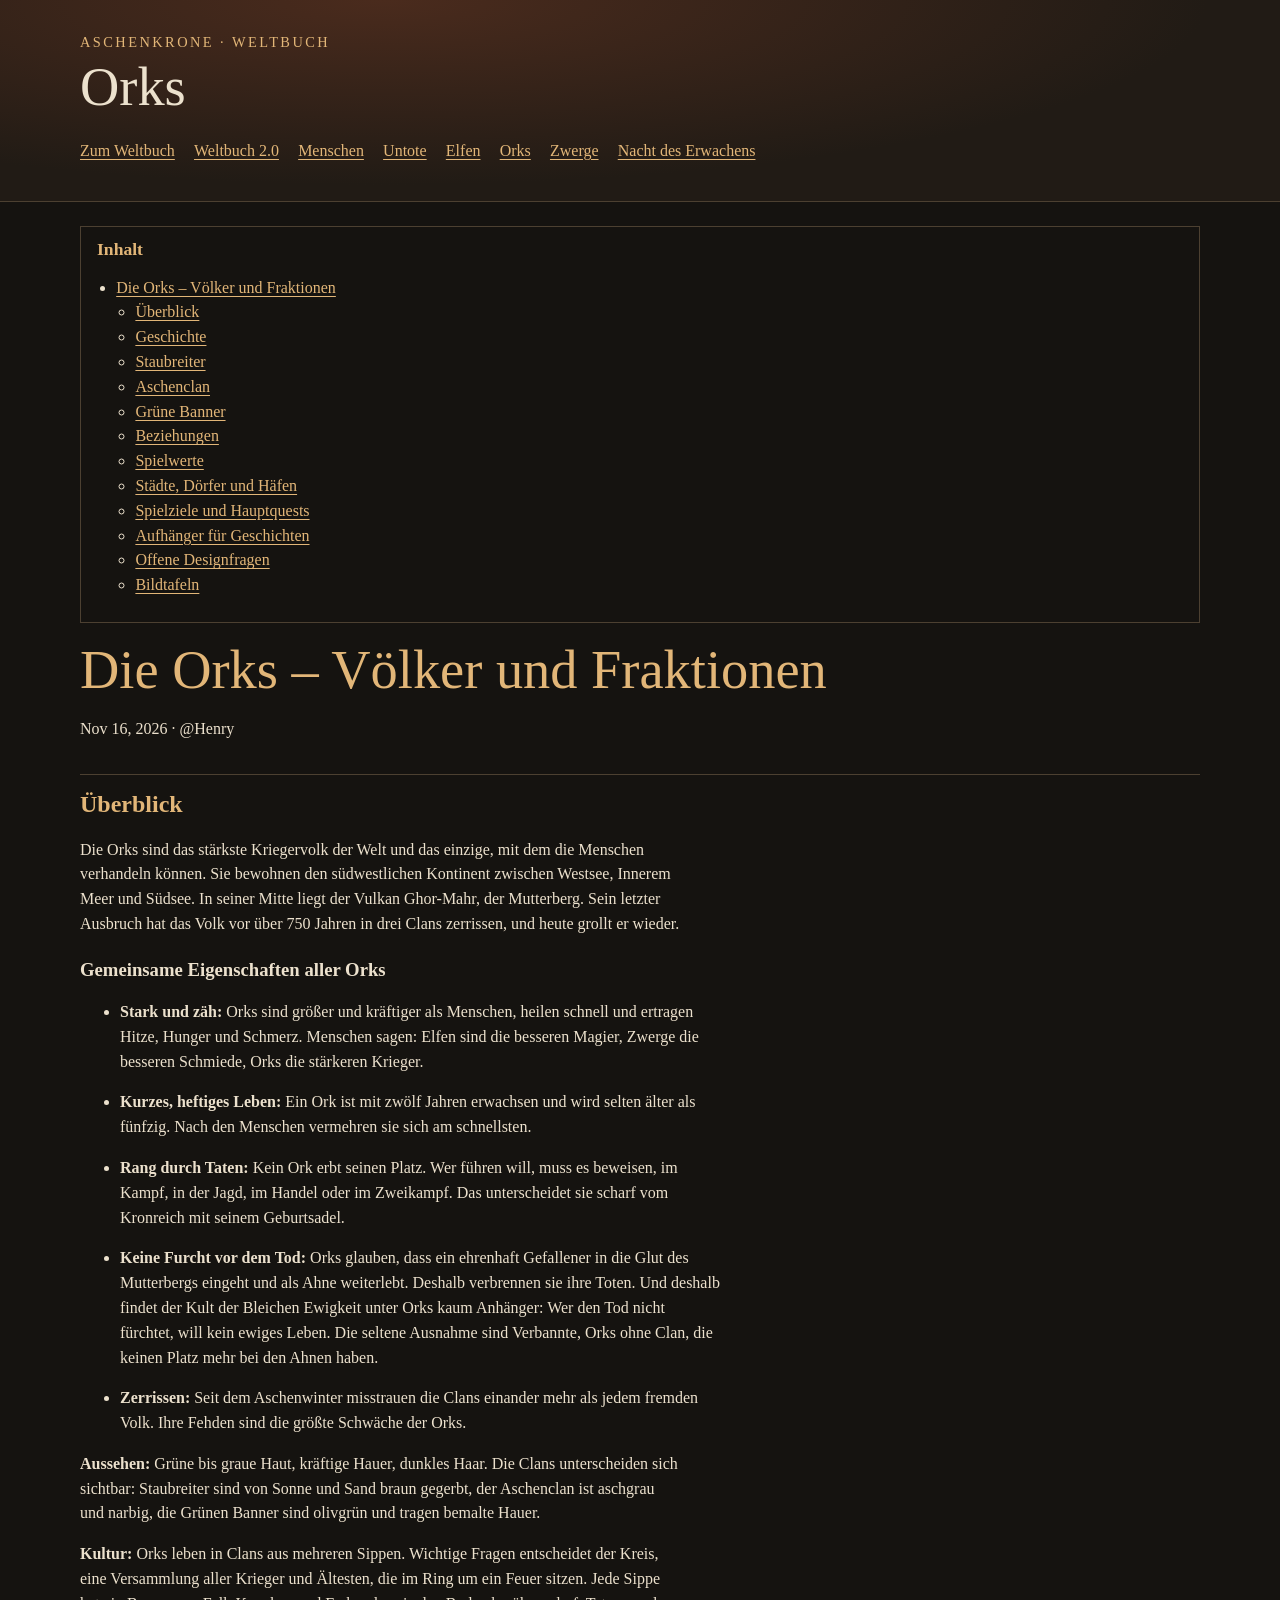
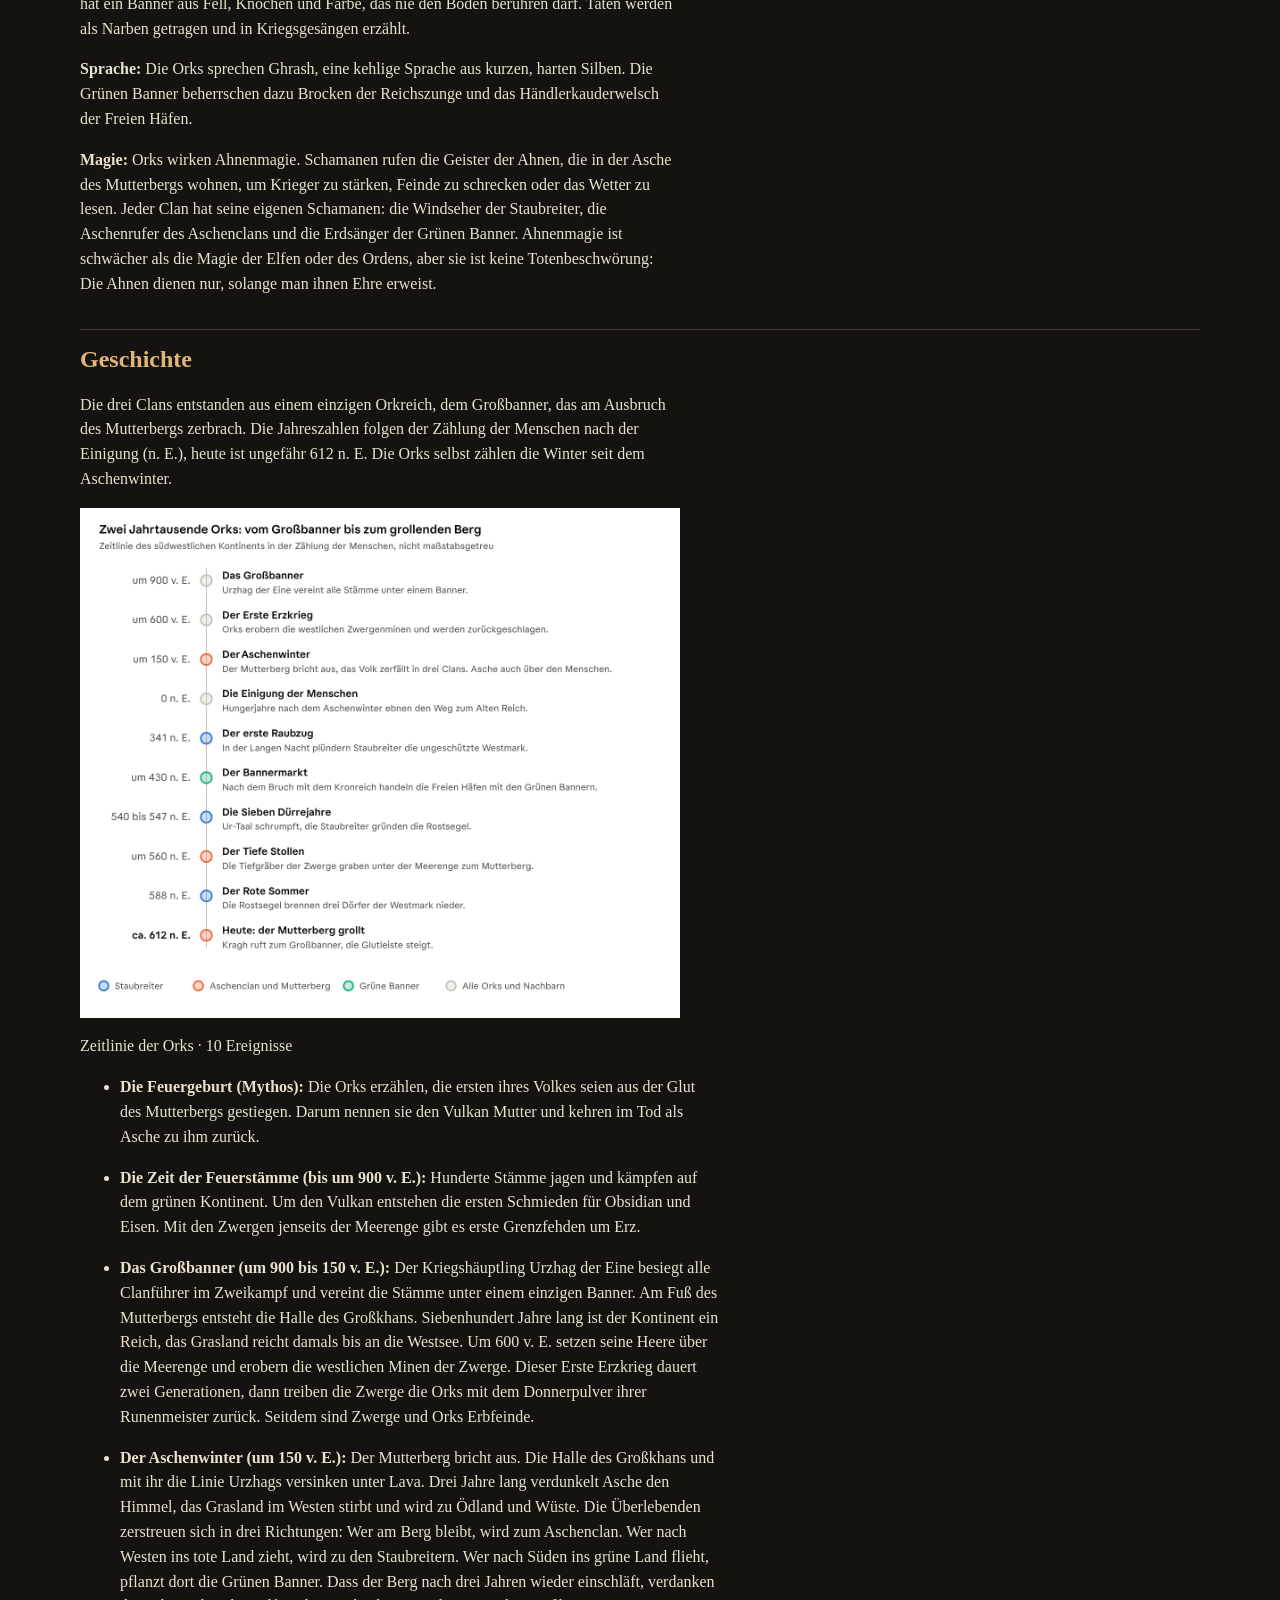
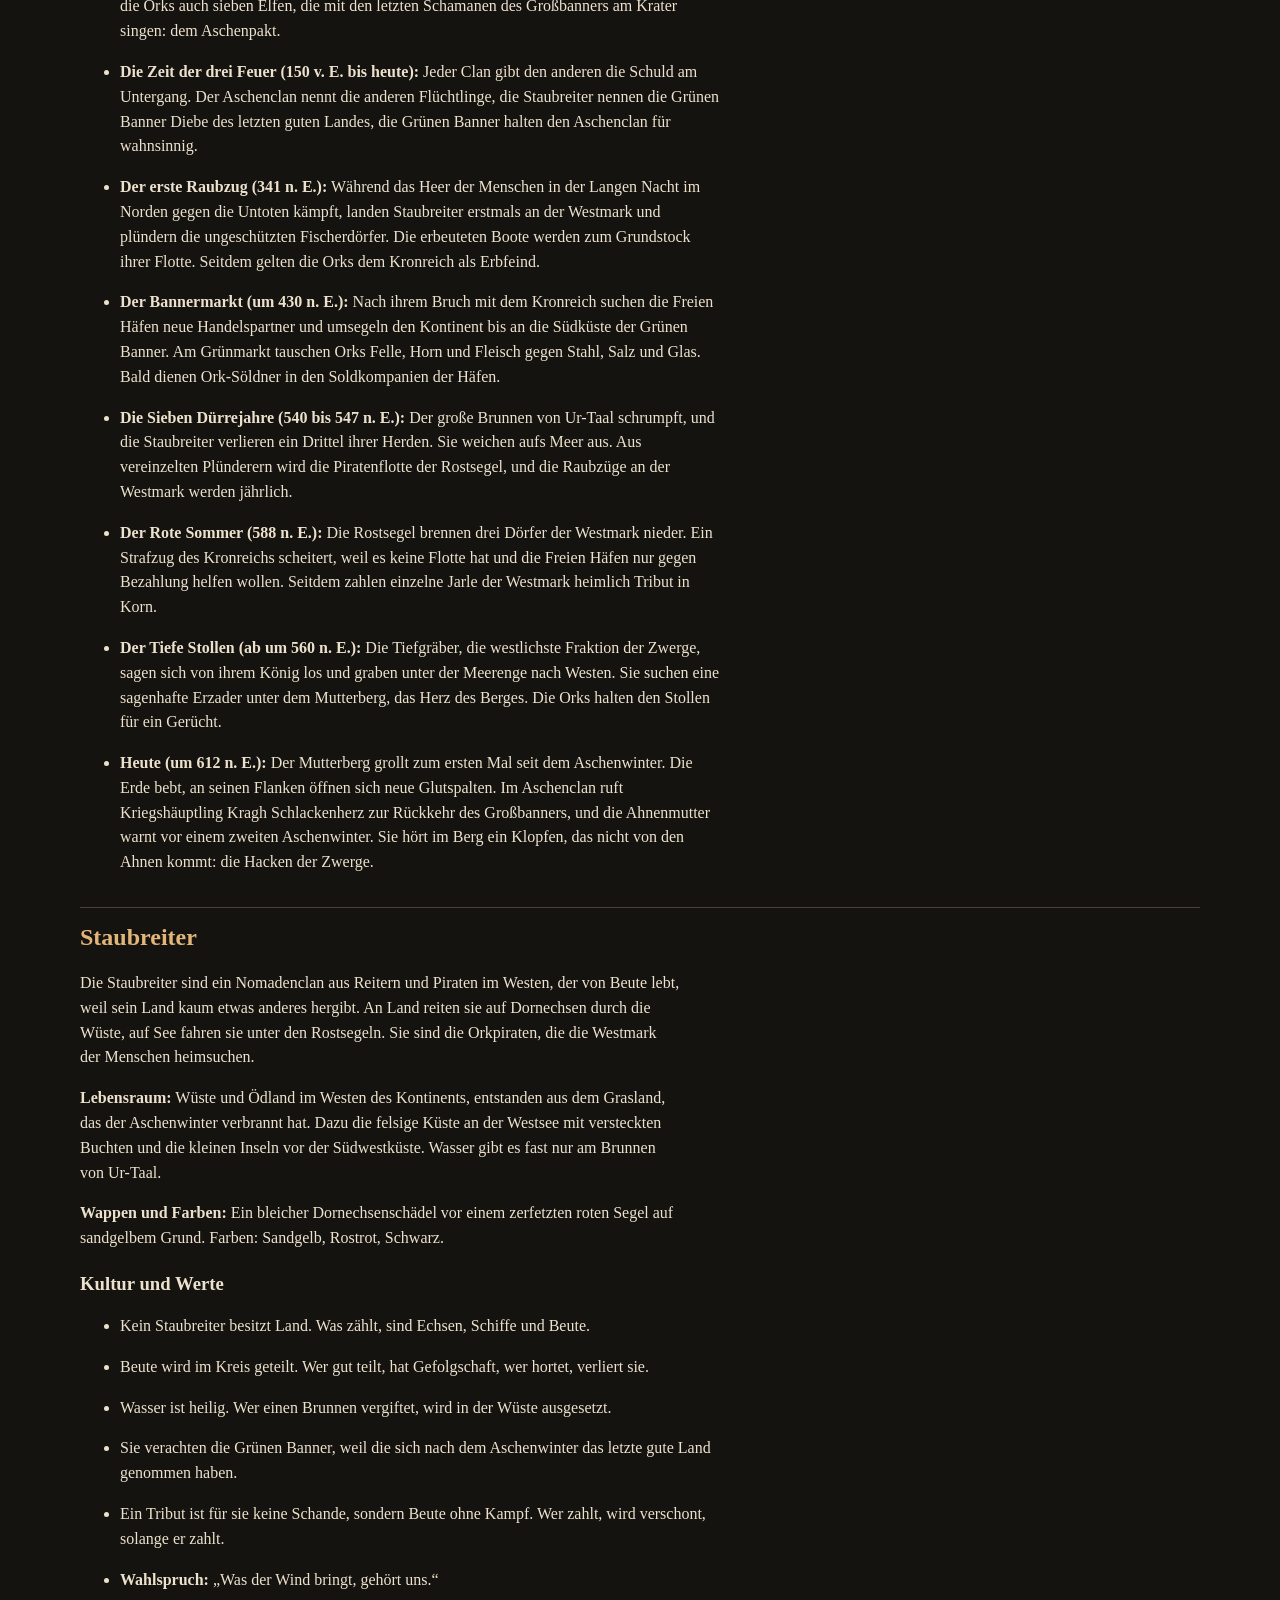
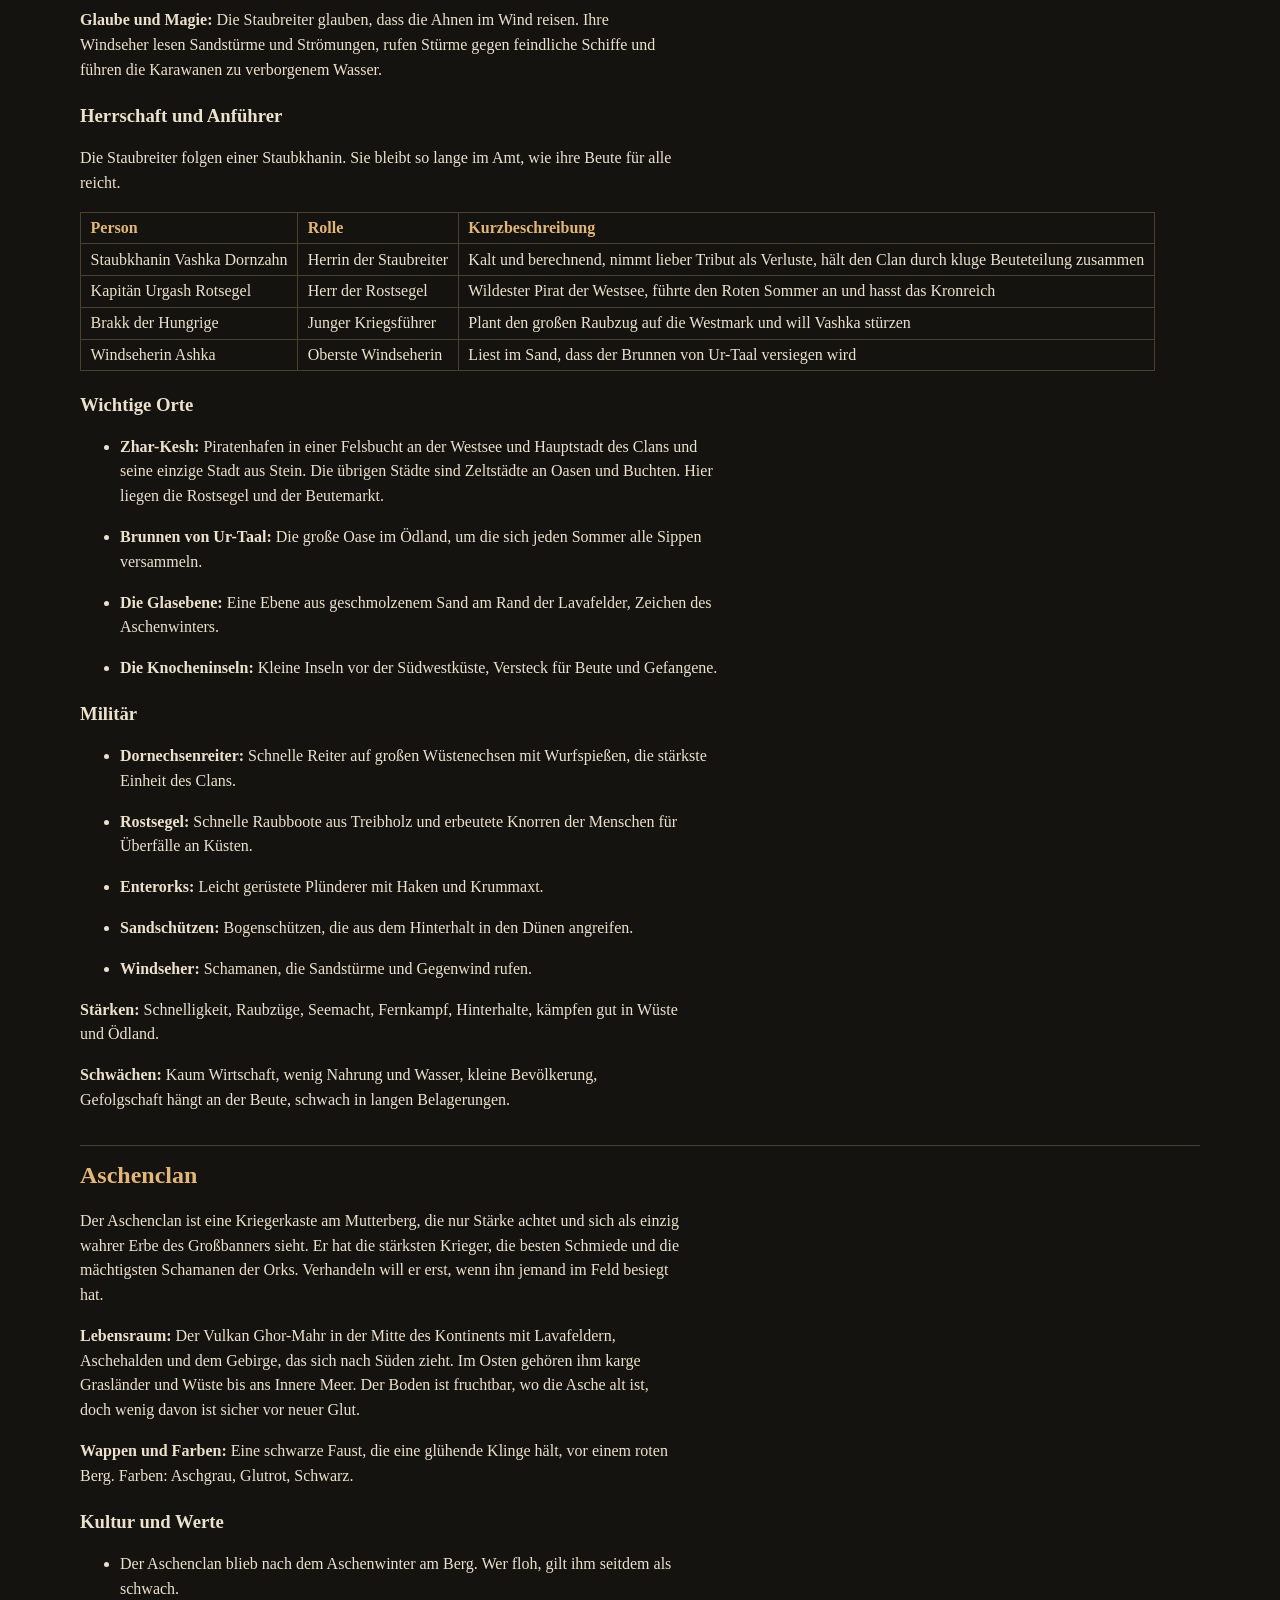
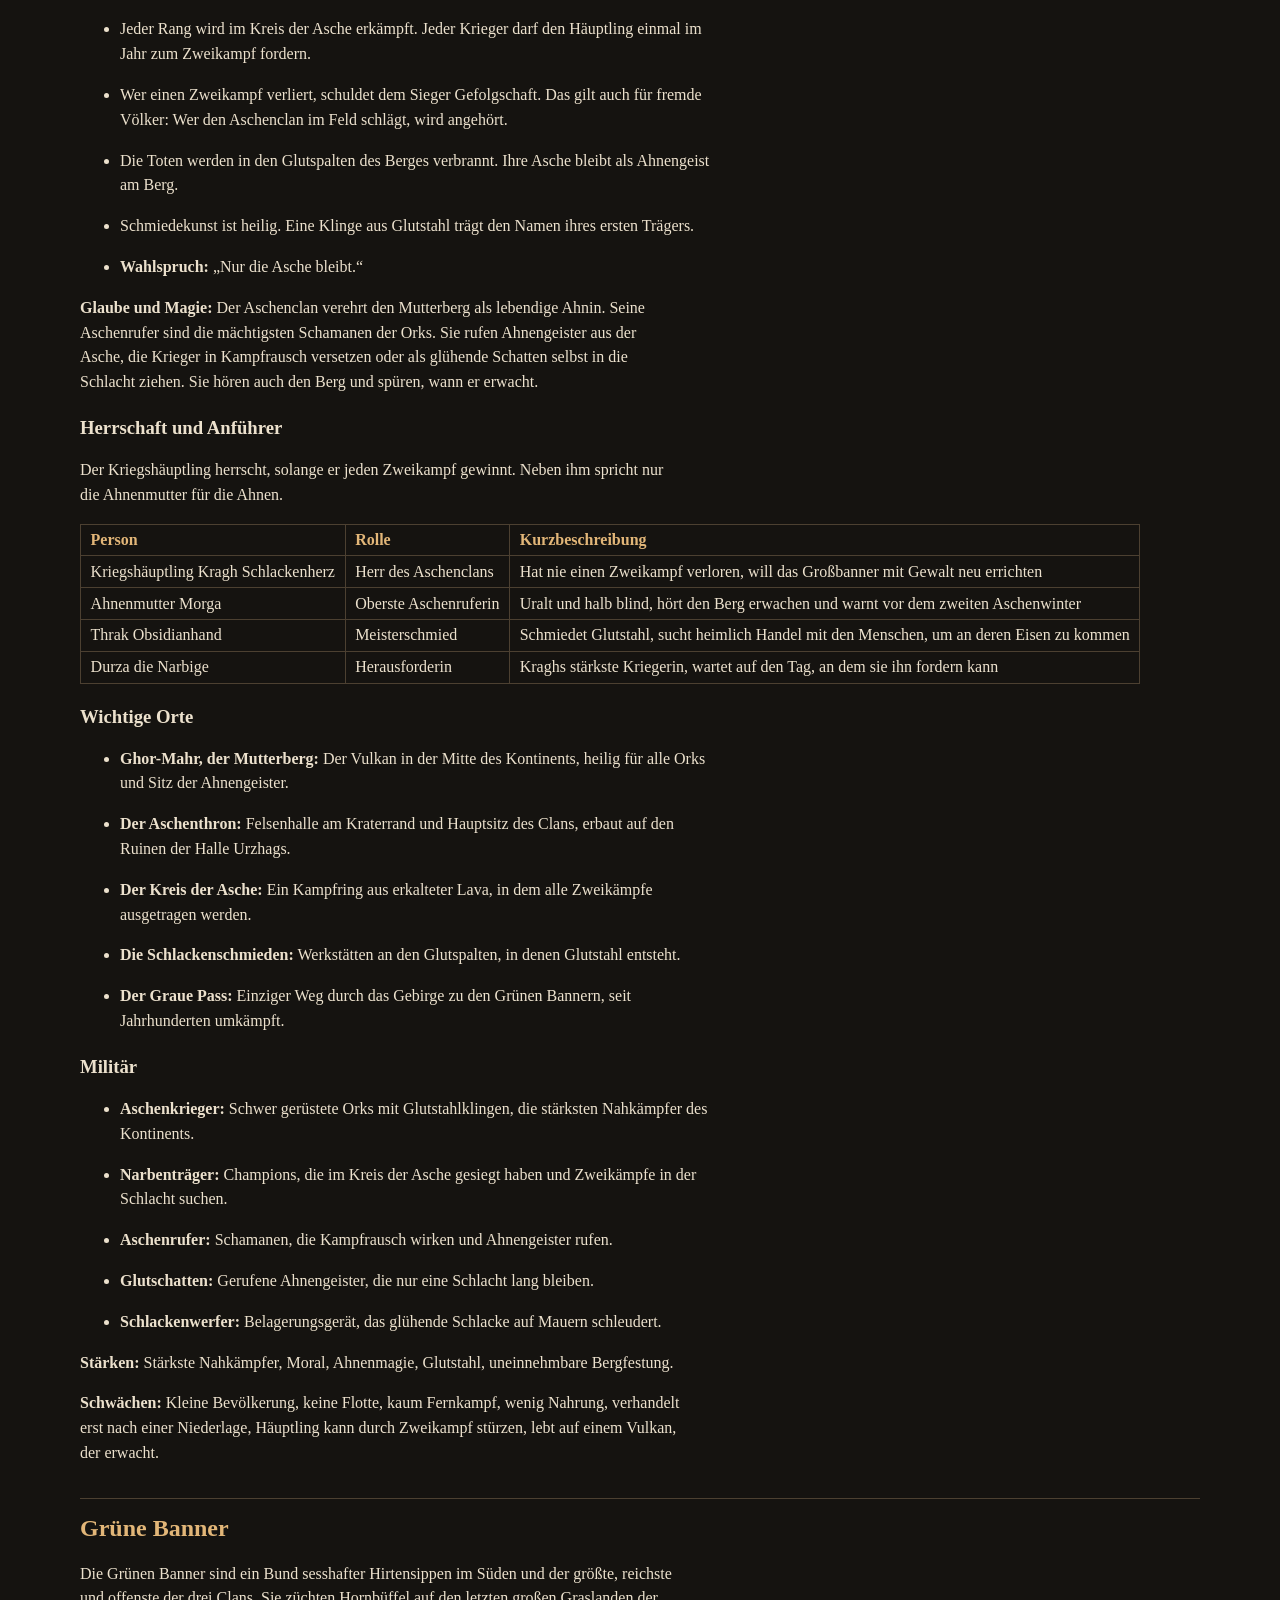
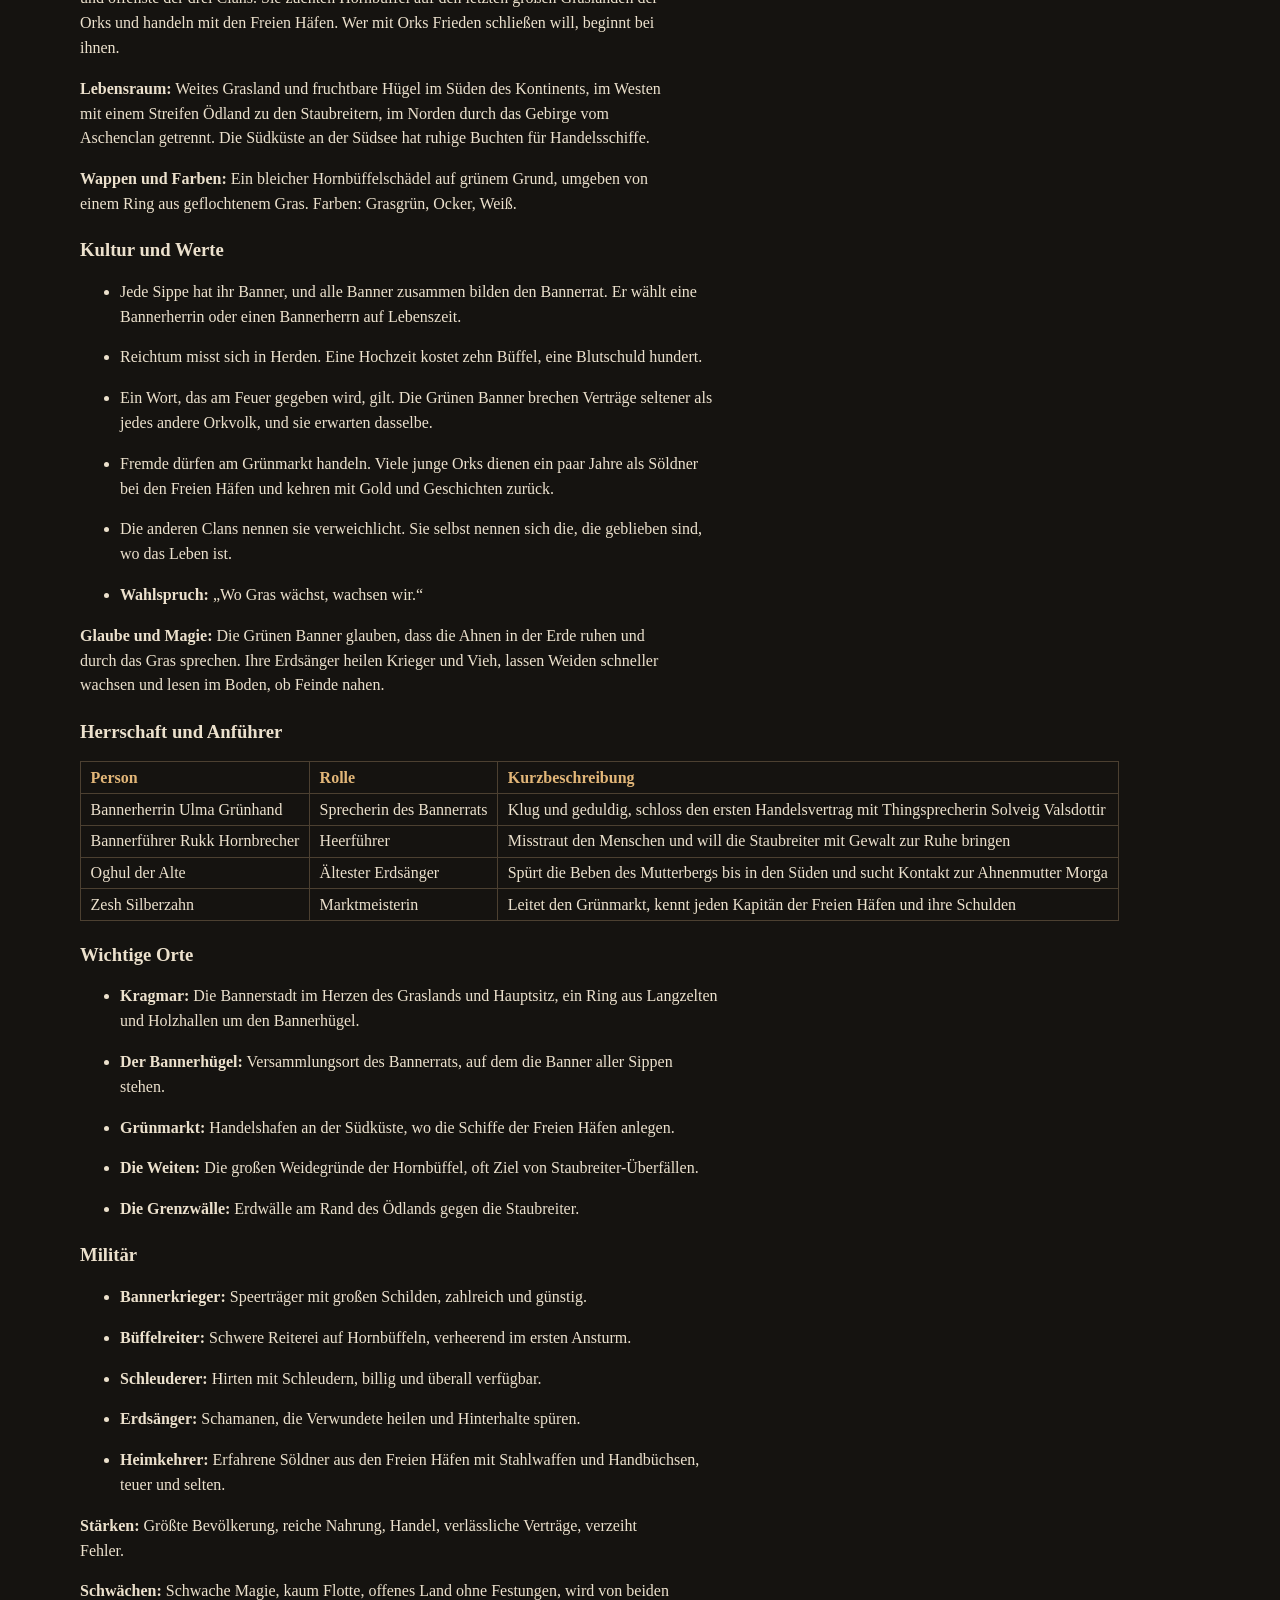
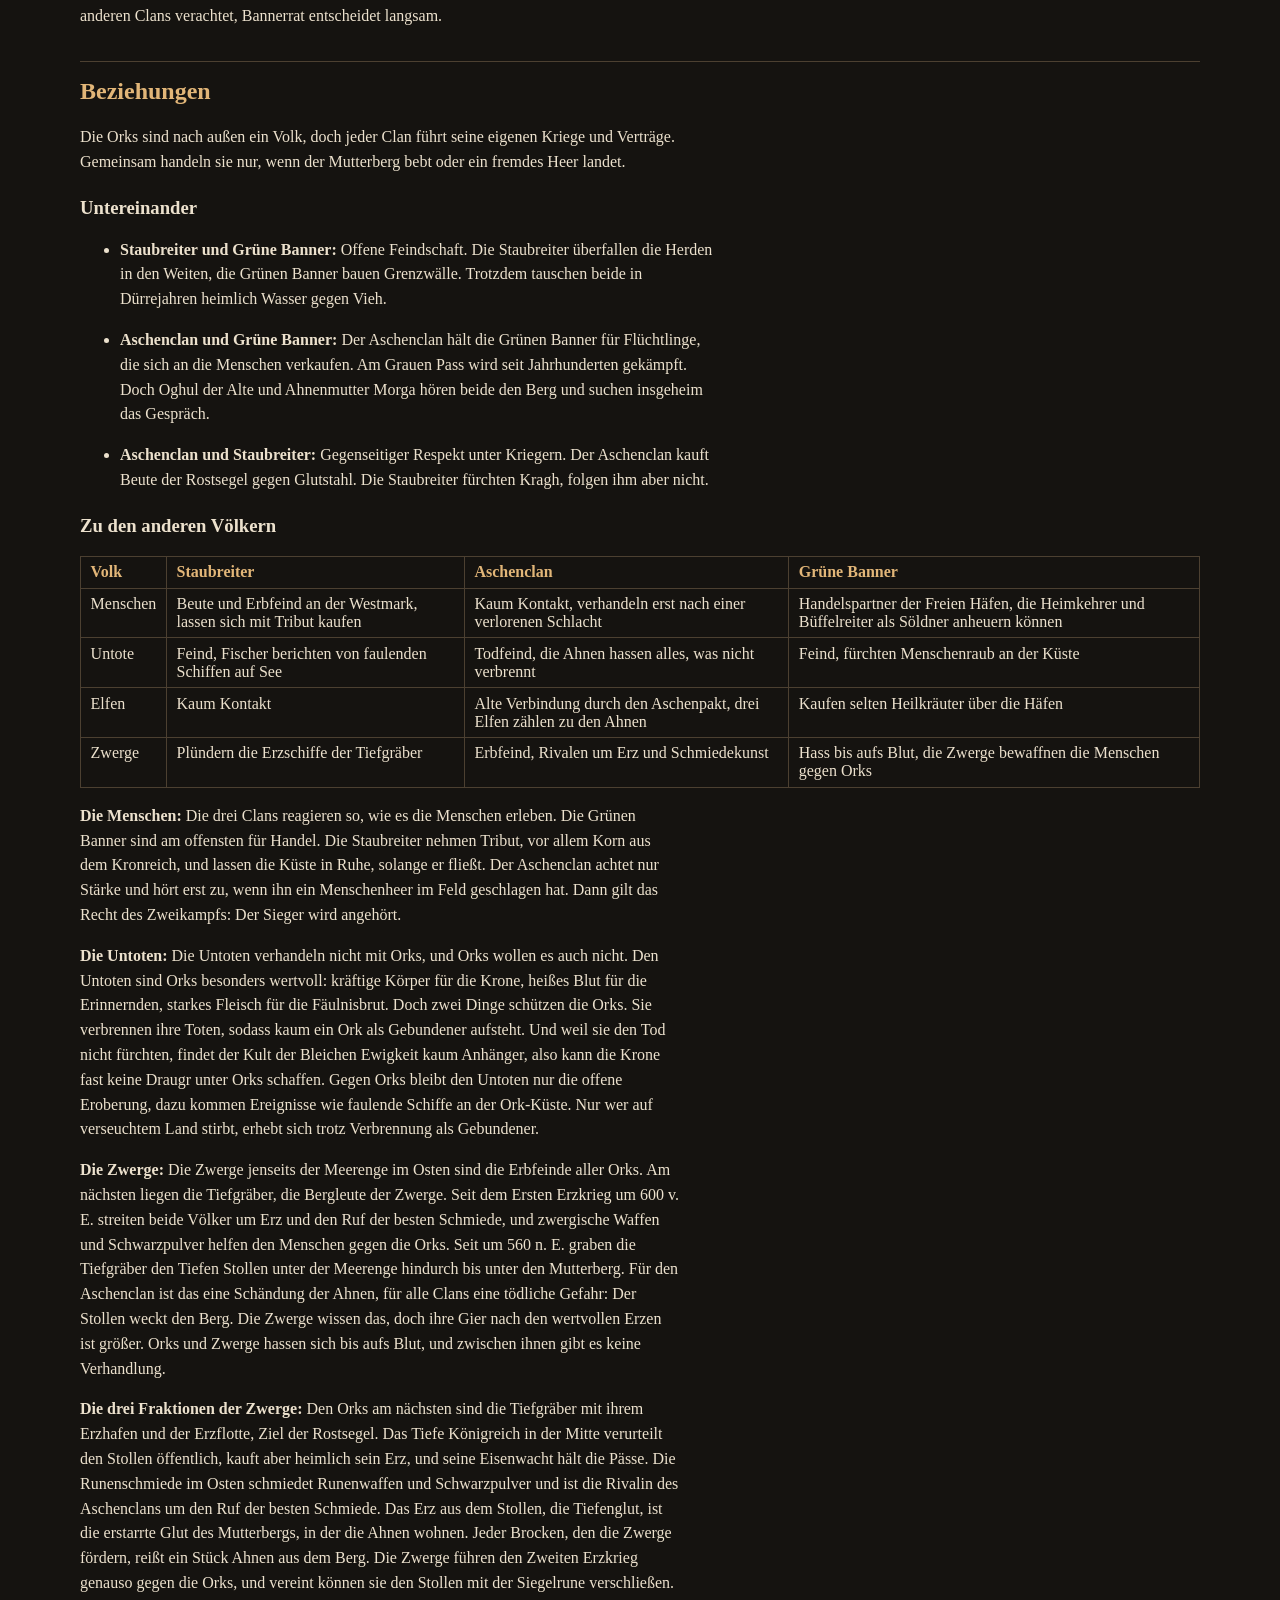
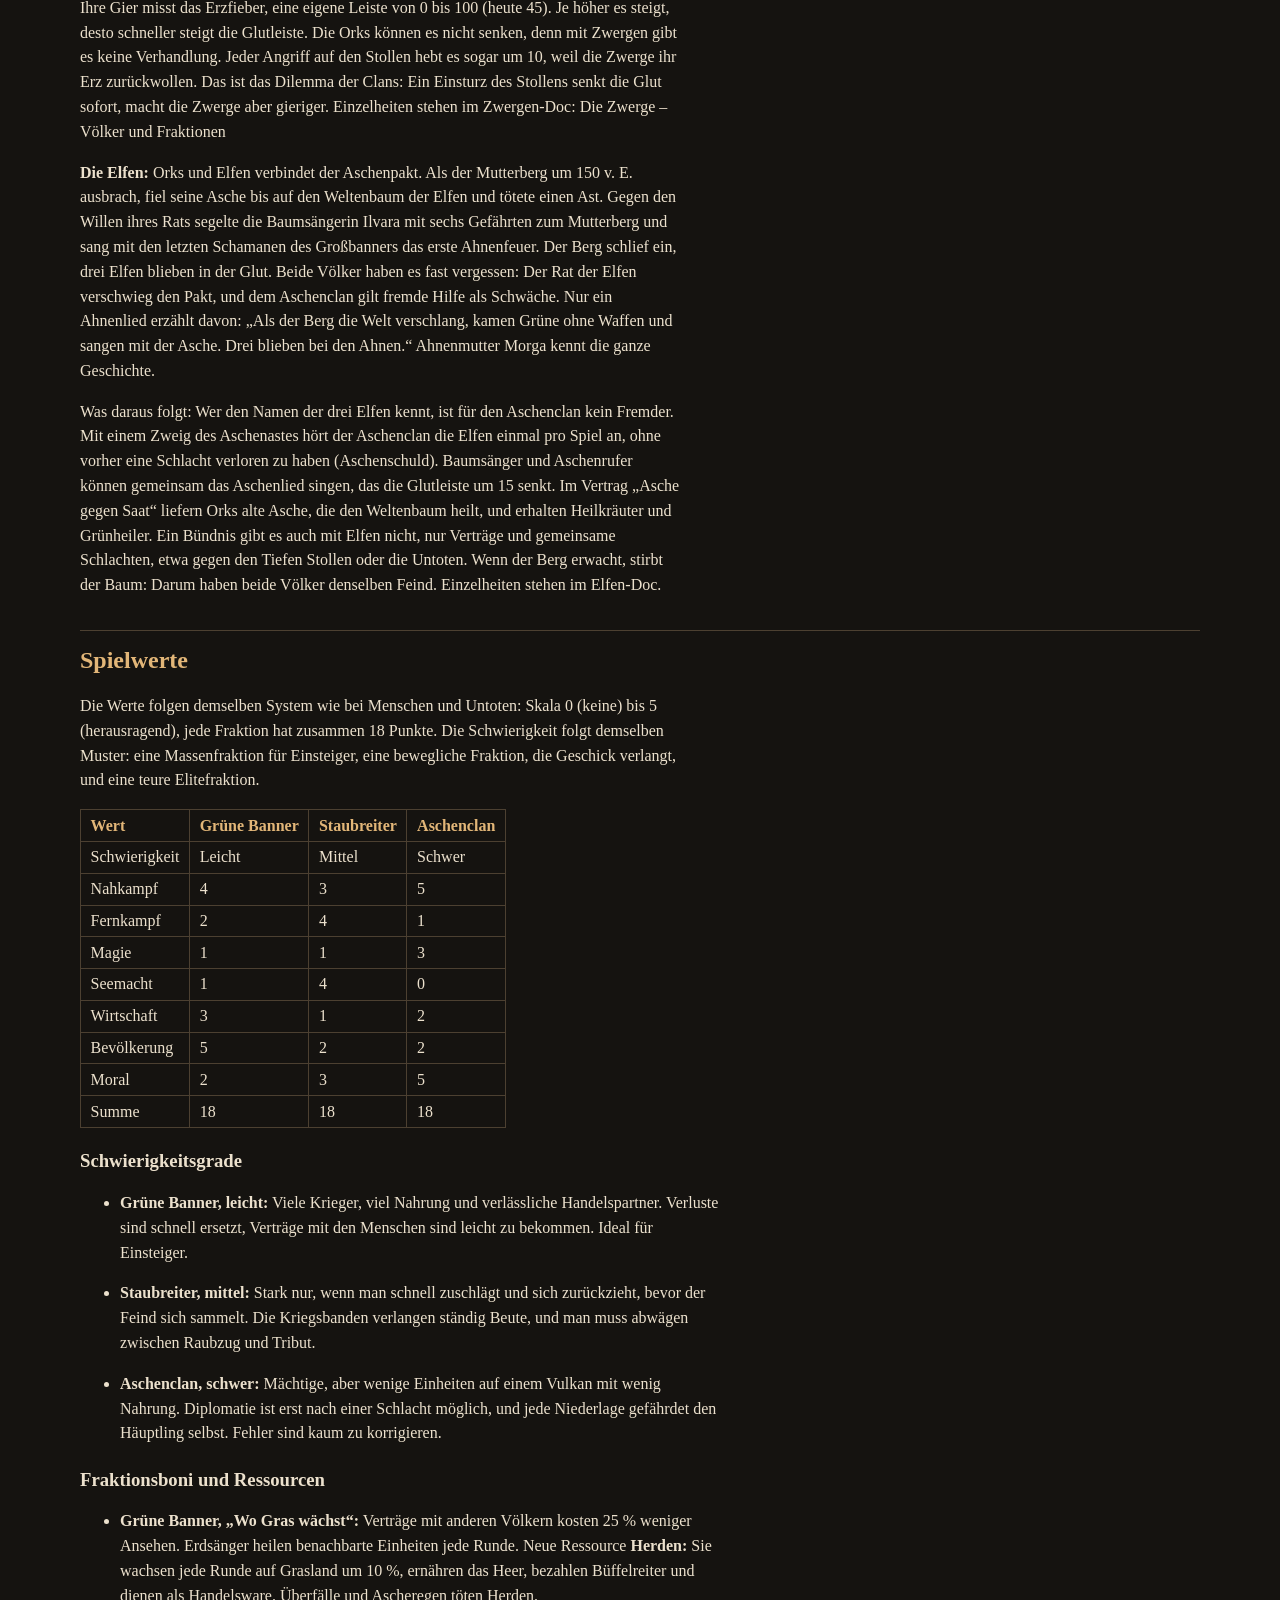
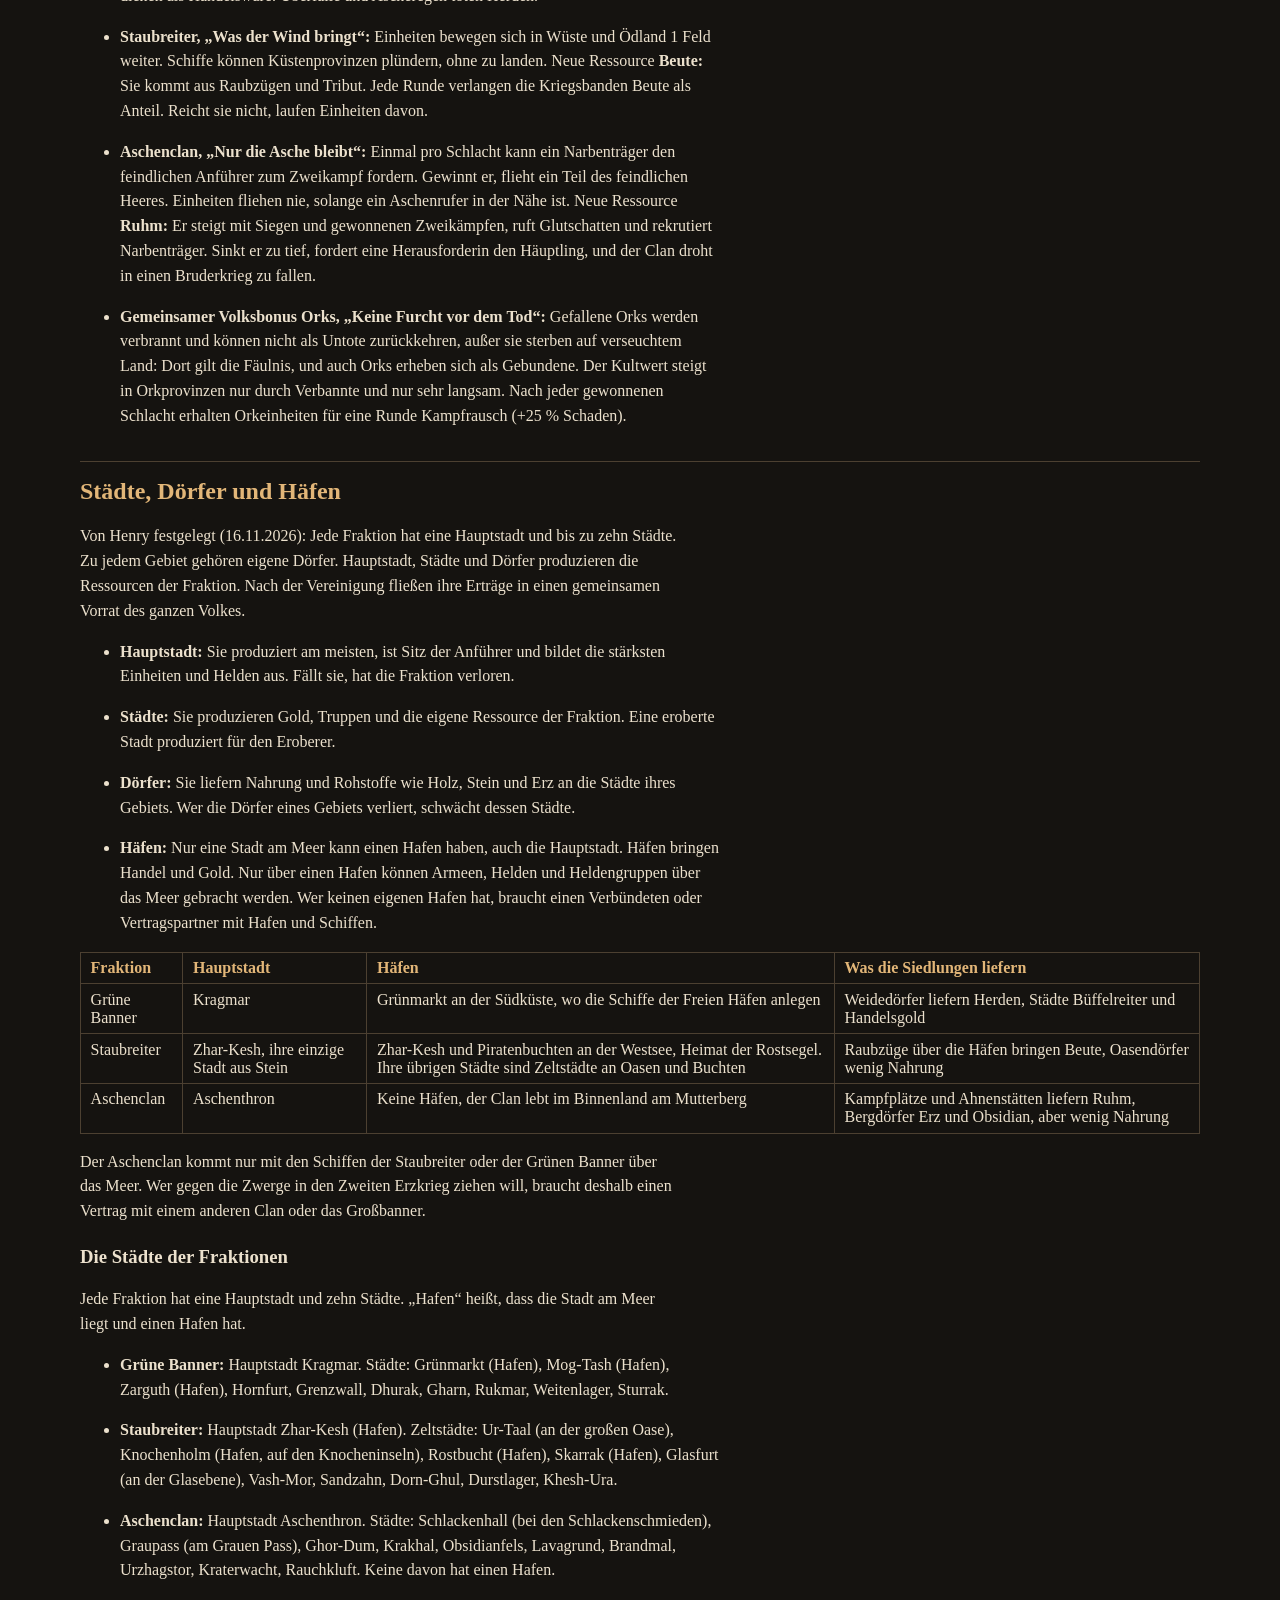
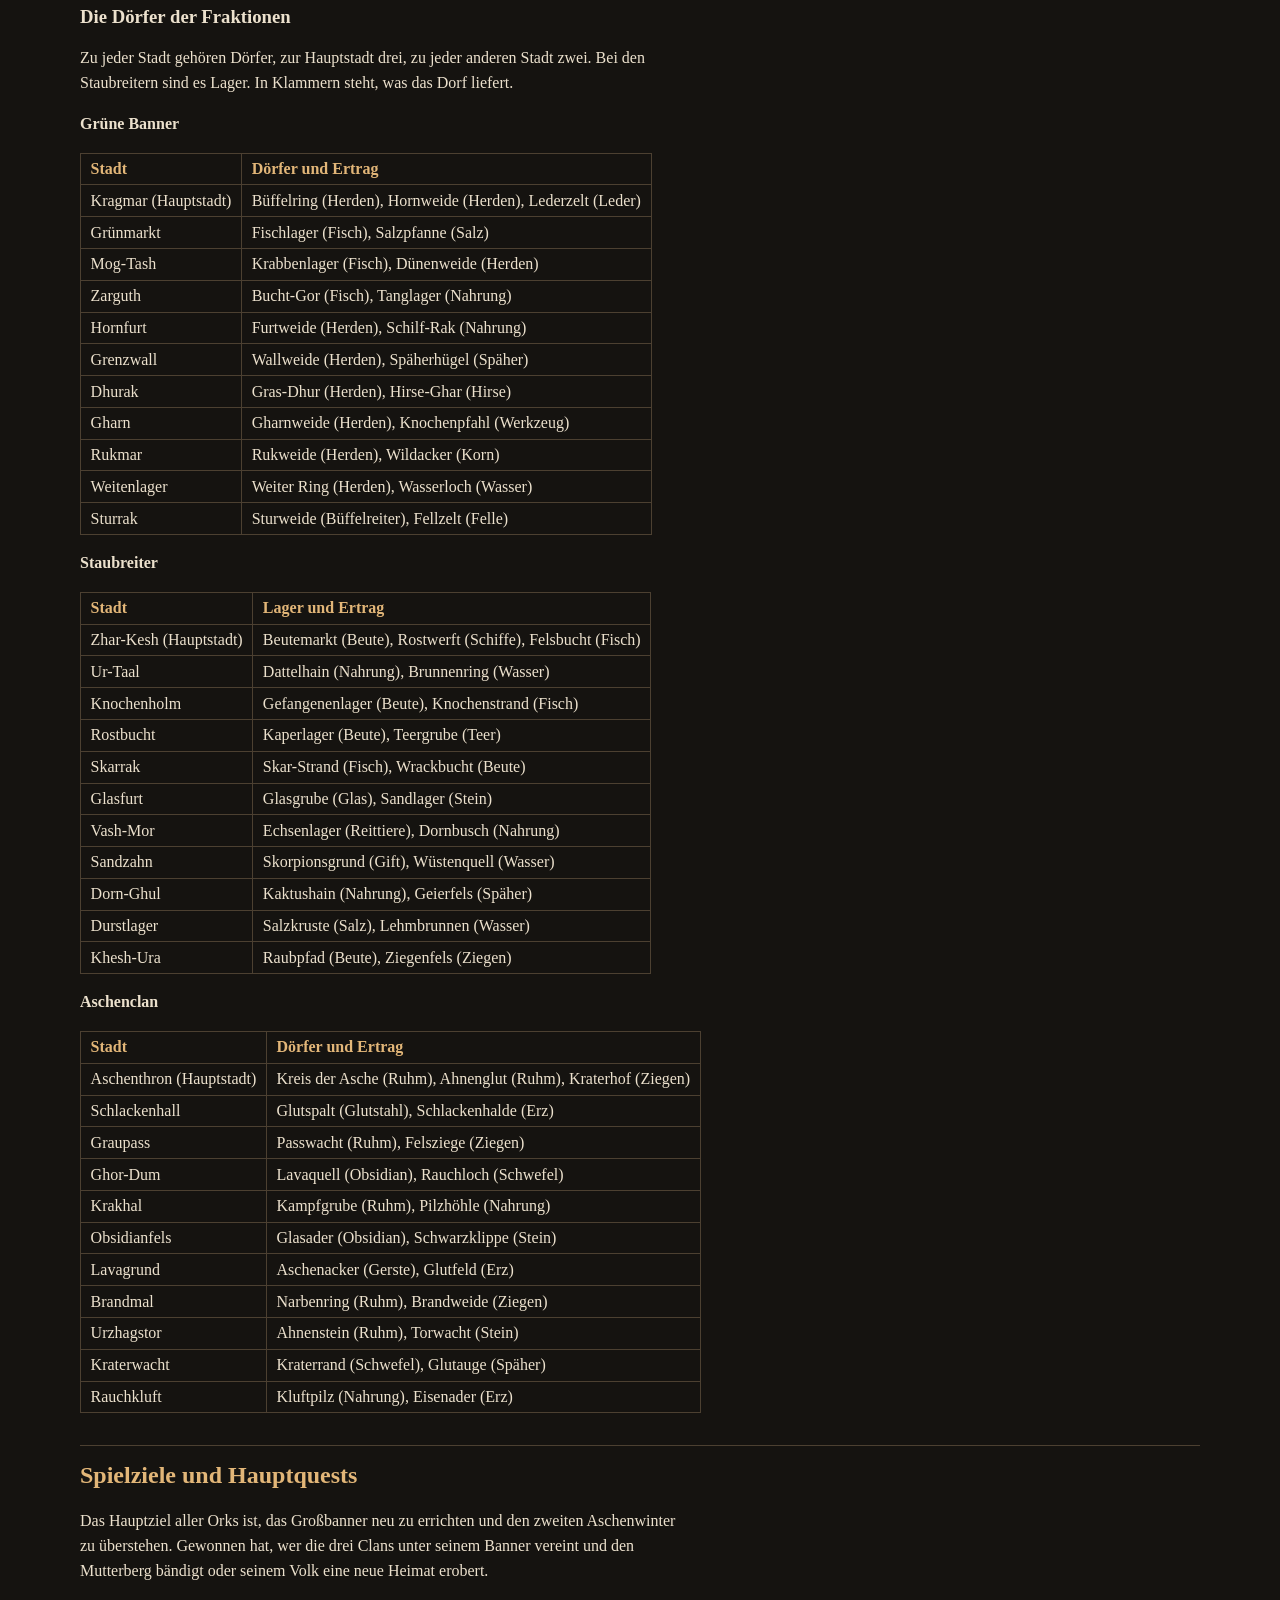
<file: lore/quellen/orks.html>
<!doctype html>
<html lang="de">
<head>
  <meta charset="utf-8">
  <meta name="viewport" content="width=device-width, initial-scale=1">
  <title>Orks · Quellen · Aschenkrone</title>
  <link rel="stylesheet" href="../../bestiarium/stil.css">
  <link rel="stylesheet" href="../stil.css">
</head>
<body>
  <header class="masthead">
    <div class="wrap">
      <p class="wordmark">Aschenkrone · Weltbuch</p>
      <h1>Orks</h1>
      <nav class="lore-nav" aria-label="Quelltexte">
        <a href="../index.html">Zum Weltbuch</a><a href="weltbuch.html">Weltbuch 2.0</a><a href="menschen.html">Menschen</a><a href="untote.html">Untote</a><a href="elfen.html">Elfen</a><a href="orks.html">Orks</a><a href="zwerge.html">Zwerge</a><a href="nacht-des-erwachens.html">Nacht des Erwachens</a>
      </nav>
    </div>
  </header>
  <main class="wrap lore quelltext">
<nav class="inhalt" aria-label="Inhalt">
<h2>Inhalt</h2>
<ul>
<li><a href="#die-orks-völker-und-fraktionen" id="toc-die-orks-völker-und-fraktionen">Die Orks – Völker und Fraktionen</a>
<ul>
<li><a href="#überblick" id="toc-überblick">Überblick</a></li>
<li><a href="#geschichte" id="toc-geschichte">Geschichte</a></li>
<li><a href="#staubreiter" id="toc-staubreiter">Staubreiter</a></li>
<li><a href="#aschenclan" id="toc-aschenclan">Aschenclan</a></li>
<li><a href="#grüne-banner" id="toc-grüne-banner">Grüne Banner</a></li>
<li><a href="#beziehungen" id="toc-beziehungen">Beziehungen</a></li>
<li><a href="#spielwerte" id="toc-spielwerte">Spielwerte</a></li>
<li><a href="#städte-dörfer-und-häfen" id="toc-städte-dörfer-und-häfen">Städte, Dörfer und Häfen</a></li>
<li><a href="#spielziele-und-hauptquests" id="toc-spielziele-und-hauptquests">Spielziele und Hauptquests</a></li>
<li><a href="#aufhänger-für-geschichten" id="toc-aufhänger-für-geschichten">Aufhänger für Geschichten</a></li>
<li><a href="#offene-designfragen" id="toc-offene-designfragen">Offene Designfragen</a></li>
<li><a href="#bildtafeln" id="toc-bildtafeln">Bildtafeln</a></li>
</ul></li>
</ul>
</nav>
<h1 id="die-orks-völker-und-fraktionen">Die Orks – Völker und Fraktionen</h1>
<p>Nov 16, 2026 · @Henry</p>
<h2 id="überblick">Überblick</h2>
<p>Die Orks sind das stärkste Kriegervolk der Welt und das einzige, mit dem die Menschen verhandeln können. Sie bewohnen den südwestlichen Kontinent zwischen Westsee, Innerem Meer und Südsee. In seiner Mitte liegt der Vulkan Ghor-Mahr, der Mutterberg. Sein letzter Ausbruch hat das Volk vor über 750 Jahren in drei Clans zerrissen, und heute grollt er wieder.</p>
<h3 id="gemeinsame-eigenschaften-aller-orks">Gemeinsame Eigenschaften aller Orks</h3>
<ul>
<li><p><strong>Stark und zäh:</strong> Orks sind größer und kräftiger als Menschen, heilen schnell und ertragen Hitze, Hunger und Schmerz. Menschen sagen: Elfen sind die besseren Magier, Zwerge die besseren Schmiede, Orks die stärkeren Krieger.</p></li>
<li><p><strong>Kurzes, heftiges Leben:</strong> Ein Ork ist mit zwölf Jahren erwachsen und wird selten älter als fünfzig. Nach den Menschen vermehren sie sich am schnellsten.</p></li>
<li><p><strong>Rang durch Taten:</strong> Kein Ork erbt seinen Platz. Wer führen will, muss es beweisen, im Kampf, in der Jagd, im Handel oder im Zweikampf. Das unterscheidet sie scharf vom Kronreich mit seinem Geburtsadel.</p></li>
<li><p><strong>Keine Furcht vor dem Tod:</strong> Orks glauben, dass ein ehrenhaft Gefallener in die Glut des Mutterbergs eingeht und als Ahne weiterlebt. Deshalb verbrennen sie ihre Toten. Und deshalb findet der Kult der Bleichen Ewigkeit unter Orks kaum Anhänger: Wer den Tod nicht fürchtet, will kein ewiges Leben. Die seltene Ausnahme sind Verbannte, Orks ohne Clan, die keinen Platz mehr bei den Ahnen haben.</p></li>
<li><p><strong>Zerrissen:</strong> Seit dem Aschenwinter misstrauen die Clans einander mehr als jedem fremden Volk. Ihre Fehden sind die größte Schwäche der Orks.</p></li>
</ul>
<p><strong>Aussehen:</strong> Grüne bis graue Haut, kräftige Hauer, dunkles Haar. Die Clans unterscheiden sich sichtbar: Staubreiter sind von Sonne und Sand braun gegerbt, der Aschenclan ist aschgrau und narbig, die Grünen Banner sind olivgrün und tragen bemalte Hauer.</p>
<p><strong>Kultur:</strong> Orks leben in Clans aus mehreren Sippen. Wichtige Fragen entscheidet der Kreis, eine Versammlung aller Krieger und Ältesten, die im Ring um ein Feuer sitzen. Jede Sippe hat ein Banner aus Fell, Knochen und Farbe, das nie den Boden berühren darf. Taten werden als Narben getragen und in Kriegsgesängen erzählt.</p>
<p><strong>Sprache:</strong> Die Orks sprechen Ghrash, eine kehlige Sprache aus kurzen, harten Silben. Die Grünen Banner beherrschen dazu Brocken der Reichszunge und das Händlerkauderwelsch der Freien Häfen.</p>
<p><strong>Magie:</strong> Orks wirken Ahnenmagie. Schamanen rufen die Geister der Ahnen, die in der Asche des Mutterbergs wohnen, um Krieger zu stärken, Feinde zu schrecken oder das Wetter zu lesen. Jeder Clan hat seine eigenen Schamanen: die Windseher der Staubreiter, die Aschenrufer des Aschenclans und die Erdsänger der Grünen Banner. Ahnenmagie ist schwächer als die Magie der Elfen oder des Ordens, aber sie ist keine Totenbeschwörung: Die Ahnen dienen nur, solange man ihnen Ehre erweist.</p>
<h2 id="geschichte">Geschichte</h2>
<p>Die drei Clans entstanden aus einem einzigen Orkreich, dem Großbanner, das am Ausbruch des Mutterbergs zerbrach. Die Jahreszahlen folgen der Zählung der Menschen nach der Einigung (n. E.), heute ist ungefähr 612 n. E. Die Orks selbst zählen die Winter seit dem Aschenwinter.</p>
<p><img loading="lazy" src="bilder/orks-1.png" alt="Zeitlinie der Orks · 10 Ereignisse" /></p>
<p>Zeitlinie der Orks · 10 Ereignisse</p>
<ul>
<li><p><strong>Die Feuergeburt (Mythos):</strong> Die Orks erzählen, die ersten ihres Volkes seien aus der Glut des Mutterbergs gestiegen. Darum nennen sie den Vulkan Mutter und kehren im Tod als Asche zu ihm zurück.</p></li>
<li><p><strong>Die Zeit der Feuerstämme (bis um 900 v. E.):</strong> Hunderte Stämme jagen und kämpfen auf dem grünen Kontinent. Um den Vulkan entstehen die ersten Schmieden für Obsidian und Eisen. Mit den Zwergen jenseits der Meerenge gibt es erste Grenzfehden um Erz.</p></li>
<li><p><strong>Das Großbanner (um 900 bis 150 v. E.):</strong> Der Kriegshäuptling Urzhag der Eine besiegt alle Clanführer im Zweikampf und vereint die Stämme unter einem einzigen Banner. Am Fuß des Mutterbergs entsteht die Halle des Großkhans. Siebenhundert Jahre lang ist der Kontinent ein Reich, das Grasland reicht damals bis an die Westsee. Um 600 v. E. setzen seine Heere über die Meerenge und erobern die westlichen Minen der Zwerge. Dieser Erste Erzkrieg dauert zwei Generationen, dann treiben die Zwerge die Orks mit dem Donnerpulver ihrer Runenmeister zurück. Seitdem sind Zwerge und Orks Erbfeinde.</p></li>
<li><p><strong>Der Aschenwinter (um 150 v. E.):</strong> Der Mutterberg bricht aus. Die Halle des Großkhans und mit ihr die Linie Urzhags versinken unter Lava. Drei Jahre lang verdunkelt Asche den Himmel, das Grasland im Westen stirbt und wird zu Ödland und Wüste. Die Überlebenden zerstreuen sich in drei Richtungen: Wer am Berg bleibt, wird zum Aschenclan. Wer nach Westen ins tote Land zieht, wird zu den Staubreitern. Wer nach Süden ins grüne Land flieht, pflanzt dort die Grünen Banner. Dass der Berg nach drei Jahren wieder einschläft, verdanken die Orks auch sieben Elfen, die mit den letzten Schamanen des Großbanners am Krater singen: dem Aschenpakt.</p></li>
<li><p><strong>Die Zeit der drei Feuer (150 v. E. bis heute):</strong> Jeder Clan gibt den anderen die Schuld am Untergang. Der Aschenclan nennt die anderen Flüchtlinge, die Staubreiter nennen die Grünen Banner Diebe des letzten guten Landes, die Grünen Banner halten den Aschenclan für wahnsinnig.</p></li>
<li><p><strong>Der erste Raubzug (341 n. E.):</strong> Während das Heer der Menschen in der Langen Nacht im Norden gegen die Untoten kämpft, landen Staubreiter erstmals an der Westmark und plündern die ungeschützten Fischerdörfer. Die erbeuteten Boote werden zum Grundstock ihrer Flotte. Seitdem gelten die Orks dem Kronreich als Erbfeind.</p></li>
<li><p><strong>Der Bannermarkt (um 430 n. E.):</strong> Nach ihrem Bruch mit dem Kronreich suchen die Freien Häfen neue Handelspartner und umsegeln den Kontinent bis an die Südküste der Grünen Banner. Am Grünmarkt tauschen Orks Felle, Horn und Fleisch gegen Stahl, Salz und Glas. Bald dienen Ork-Söldner in den Soldkompanien der Häfen.</p></li>
<li><p><strong>Die Sieben Dürrejahre (540 bis 547 n. E.):</strong> Der große Brunnen von Ur-Taal schrumpft, und die Staubreiter verlieren ein Drittel ihrer Herden. Sie weichen aufs Meer aus. Aus vereinzelten Plünderern wird die Piratenflotte der Rostsegel, und die Raubzüge an der Westmark werden jährlich.</p></li>
<li><p><strong>Der Rote Sommer (588 n. E.):</strong> Die Rostsegel brennen drei Dörfer der Westmark nieder. Ein Strafzug des Kronreichs scheitert, weil es keine Flotte hat und die Freien Häfen nur gegen Bezahlung helfen wollen. Seitdem zahlen einzelne Jarle der Westmark heimlich Tribut in Korn.</p></li>
<li><p><strong>Der Tiefe Stollen (ab um 560 n. E.):</strong> Die Tiefgräber, die westlichste Fraktion der Zwerge, sagen sich von ihrem König los und graben unter der Meerenge nach Westen. Sie suchen eine sagenhafte Erzader unter dem Mutterberg, das Herz des Berges. Die Orks halten den Stollen für ein Gerücht.</p></li>
<li><p><strong>Heute (um 612 n. E.):</strong> Der Mutterberg grollt zum ersten Mal seit dem Aschenwinter. Die Erde bebt, an seinen Flanken öffnen sich neue Glutspalten. Im Aschenclan ruft Kriegshäuptling Kragh Schlackenherz zur Rückkehr des Großbanners, und die Ahnenmutter warnt vor einem zweiten Aschenwinter. Sie hört im Berg ein Klopfen, das nicht von den Ahnen kommt: die Hacken der Zwerge.</p></li>
</ul>
<h2 id="staubreiter">Staubreiter</h2>
<p>Die Staubreiter sind ein Nomadenclan aus Reitern und Piraten im Westen, der von Beute lebt, weil sein Land kaum etwas anderes hergibt. An Land reiten sie auf Dornechsen durch die Wüste, auf See fahren sie unter den Rostsegeln. Sie sind die Orkpiraten, die die Westmark der Menschen heimsuchen.</p>
<p><strong>Lebensraum:</strong> Wüste und Ödland im Westen des Kontinents, entstanden aus dem Grasland, das der Aschenwinter verbrannt hat. Dazu die felsige Küste an der Westsee mit versteckten Buchten und die kleinen Inseln vor der Südwestküste. Wasser gibt es fast nur am Brunnen von Ur-Taal.</p>
<p><strong>Wappen und Farben:</strong> Ein bleicher Dornechsenschädel vor einem zerfetzten roten Segel auf sandgelbem Grund. Farben: Sandgelb, Rostrot, Schwarz.</p>
<h3 id="kultur-und-werte">Kultur und Werte</h3>
<ul>
<li><p>Kein Staubreiter besitzt Land. Was zählt, sind Echsen, Schiffe und Beute.</p></li>
<li><p>Beute wird im Kreis geteilt. Wer gut teilt, hat Gefolgschaft, wer hortet, verliert sie.</p></li>
<li><p>Wasser ist heilig. Wer einen Brunnen vergiftet, wird in der Wüste ausgesetzt.</p></li>
<li><p>Sie verachten die Grünen Banner, weil die sich nach dem Aschenwinter das letzte gute Land genommen haben.</p></li>
<li><p>Ein Tribut ist für sie keine Schande, sondern Beute ohne Kampf. Wer zahlt, wird verschont, solange er zahlt.</p></li>
<li><p><strong>Wahlspruch:</strong> „Was der Wind bringt, gehört uns.“</p></li>
</ul>
<p><strong>Glaube und Magie:</strong> Die Staubreiter glauben, dass die Ahnen im Wind reisen. Ihre Windseher lesen Sandstürme und Strömungen, rufen Stürme gegen feindliche Schiffe und führen die Karawanen zu verborgenem Wasser.</p>
<h3 id="herrschaft-und-anführer">Herrschaft und Anführer</h3>
<p>Die Staubreiter folgen einer Staubkhanin. Sie bleibt so lange im Amt, wie ihre Beute für alle reicht.</p>
<table>
<colgroup>
<col />
<col />
<col />
</colgroup>
<thead>
<tr class="header">
<th>Person</th>
<th>Rolle</th>
<th>Kurzbeschreibung</th>
</tr>
</thead>
<tbody>
<tr class="odd">
<td>Staubkhanin Vashka Dornzahn</td>
<td>Herrin der Staubreiter</td>
<td>Kalt und berechnend, nimmt lieber Tribut als Verluste, hält den Clan durch kluge Beuteteilung zusammen</td>
</tr>
<tr class="even">
<td>Kapitän Urgash Rotsegel</td>
<td>Herr der Rostsegel</td>
<td>Wildester Pirat der Westsee, führte den Roten Sommer an und hasst das Kronreich</td>
</tr>
<tr class="odd">
<td>Brakk der Hungrige</td>
<td>Junger Kriegsführer</td>
<td>Plant den großen Raubzug auf die Westmark und will Vashka stürzen</td>
</tr>
<tr class="even">
<td>Windseherin Ashka</td>
<td>Oberste Windseherin</td>
<td>Liest im Sand, dass der Brunnen von Ur-Taal versiegen wird</td>
</tr>
</tbody>
</table>
<h3 id="wichtige-orte">Wichtige Orte</h3>
<ul>
<li><p><strong>Zhar-Kesh:</strong> Piratenhafen in einer Felsbucht an der Westsee und Hauptstadt des Clans und seine einzige Stadt aus Stein. Die übrigen Städte sind Zeltstädte an Oasen und Buchten. Hier liegen die Rostsegel und der Beutemarkt.</p></li>
<li><p><strong>Brunnen von Ur-Taal:</strong> Die große Oase im Ödland, um die sich jeden Sommer alle Sippen versammeln.</p></li>
<li><p><strong>Die Glasebene:</strong> Eine Ebene aus geschmolzenem Sand am Rand der Lavafelder, Zeichen des Aschenwinters.</p></li>
<li><p><strong>Die Knocheninseln:</strong> Kleine Inseln vor der Südwestküste, Versteck für Beute und Gefangene.</p></li>
</ul>
<h3 id="militär">Militär</h3>
<ul>
<li><p><strong>Dornechsenreiter:</strong> Schnelle Reiter auf großen Wüstenechsen mit Wurfspießen, die stärkste Einheit des Clans.</p></li>
<li><p><strong>Rostsegel:</strong> Schnelle Raubboote aus Treibholz und erbeutete Knorren der Menschen für Überfälle an Küsten.</p></li>
<li><p><strong>Enterorks:</strong> Leicht gerüstete Plünderer mit Haken und Krummaxt.</p></li>
<li><p><strong>Sandschützen:</strong> Bogenschützen, die aus dem Hinterhalt in den Dünen angreifen.</p></li>
<li><p><strong>Windseher:</strong> Schamanen, die Sandstürme und Gegenwind rufen.</p></li>
</ul>
<p><strong>Stärken:</strong> Schnelligkeit, Raubzüge, Seemacht, Fernkampf, Hinterhalte, kämpfen gut in Wüste und Ödland.</p>
<p><strong>Schwächen:</strong> Kaum Wirtschaft, wenig Nahrung und Wasser, kleine Bevölkerung, Gefolgschaft hängt an der Beute, schwach in langen Belagerungen.</p>
<h2 id="aschenclan">Aschenclan</h2>
<p>Der Aschenclan ist eine Kriegerkaste am Mutterberg, die nur Stärke achtet und sich als einzig wahrer Erbe des Großbanners sieht. Er hat die stärksten Krieger, die besten Schmiede und die mächtigsten Schamanen der Orks. Verhandeln will er erst, wenn ihn jemand im Feld besiegt hat.</p>
<p><strong>Lebensraum:</strong> Der Vulkan Ghor-Mahr in der Mitte des Kontinents mit Lavafeldern, Aschehalden und dem Gebirge, das sich nach Süden zieht. Im Osten gehören ihm karge Grasländer und Wüste bis ans Innere Meer. Der Boden ist fruchtbar, wo die Asche alt ist, doch wenig davon ist sicher vor neuer Glut.</p>
<p><strong>Wappen und Farben:</strong> Eine schwarze Faust, die eine glühende Klinge hält, vor einem roten Berg. Farben: Aschgrau, Glutrot, Schwarz.</p>
<h3 id="kultur-und-werte-1">Kultur und Werte</h3>
<ul>
<li><p>Der Aschenclan blieb nach dem Aschenwinter am Berg. Wer floh, gilt ihm seitdem als schwach.</p></li>
<li><p>Jeder Rang wird im Kreis der Asche erkämpft. Jeder Krieger darf den Häuptling einmal im Jahr zum Zweikampf fordern.</p></li>
<li><p>Wer einen Zweikampf verliert, schuldet dem Sieger Gefolgschaft. Das gilt auch für fremde Völker: Wer den Aschenclan im Feld schlägt, wird angehört.</p></li>
<li><p>Die Toten werden in den Glutspalten des Berges verbrannt. Ihre Asche bleibt als Ahnengeist am Berg.</p></li>
<li><p>Schmiedekunst ist heilig. Eine Klinge aus Glutstahl trägt den Namen ihres ersten Trägers.</p></li>
<li><p><strong>Wahlspruch:</strong> „Nur die Asche bleibt.“</p></li>
</ul>
<p><strong>Glaube und Magie:</strong> Der Aschenclan verehrt den Mutterberg als lebendige Ahnin. Seine Aschenrufer sind die mächtigsten Schamanen der Orks. Sie rufen Ahnengeister aus der Asche, die Krieger in Kampfrausch versetzen oder als glühende Schatten selbst in die Schlacht ziehen. Sie hören auch den Berg und spüren, wann er erwacht.</p>
<h3 id="herrschaft-und-anführer-1">Herrschaft und Anführer</h3>
<p>Der Kriegshäuptling herrscht, solange er jeden Zweikampf gewinnt. Neben ihm spricht nur die Ahnenmutter für die Ahnen.</p>
<table>
<colgroup>
<col />
<col />
<col />
</colgroup>
<thead>
<tr class="header">
<th>Person</th>
<th>Rolle</th>
<th>Kurzbeschreibung</th>
</tr>
</thead>
<tbody>
<tr class="odd">
<td>Kriegshäuptling Kragh Schlackenherz</td>
<td>Herr des Aschenclans</td>
<td>Hat nie einen Zweikampf verloren, will das Großbanner mit Gewalt neu errichten</td>
</tr>
<tr class="even">
<td>Ahnenmutter Morga</td>
<td>Oberste Aschenruferin</td>
<td>Uralt und halb blind, hört den Berg erwachen und warnt vor dem zweiten Aschenwinter</td>
</tr>
<tr class="odd">
<td>Thrak Obsidianhand</td>
<td>Meisterschmied</td>
<td>Schmiedet Glutstahl, sucht heimlich Handel mit den Menschen, um an deren Eisen zu kommen</td>
</tr>
<tr class="even">
<td>Durza die Narbige</td>
<td>Herausforderin</td>
<td>Kraghs stärkste Kriegerin, wartet auf den Tag, an dem sie ihn fordern kann</td>
</tr>
</tbody>
</table>
<h3 id="wichtige-orte-1">Wichtige Orte</h3>
<ul>
<li><p><strong>Ghor-Mahr, der Mutterberg:</strong> Der Vulkan in der Mitte des Kontinents, heilig für alle Orks und Sitz der Ahnengeister.</p></li>
<li><p><strong>Der Aschenthron:</strong> Felsenhalle am Kraterrand und Hauptsitz des Clans, erbaut auf den Ruinen der Halle Urzhags.</p></li>
<li><p><strong>Der Kreis der Asche:</strong> Ein Kampfring aus erkalteter Lava, in dem alle Zweikämpfe ausgetragen werden.</p></li>
<li><p><strong>Die Schlackenschmieden:</strong> Werkstätten an den Glutspalten, in denen Glutstahl entsteht.</p></li>
<li><p><strong>Der Graue Pass:</strong> Einziger Weg durch das Gebirge zu den Grünen Bannern, seit Jahrhunderten umkämpft.</p></li>
</ul>
<h3 id="militär-1">Militär</h3>
<ul>
<li><p><strong>Aschenkrieger:</strong> Schwer gerüstete Orks mit Glutstahlklingen, die stärksten Nahkämpfer des Kontinents.</p></li>
<li><p><strong>Narbenträger:</strong> Champions, die im Kreis der Asche gesiegt haben und Zweikämpfe in der Schlacht suchen.</p></li>
<li><p><strong>Aschenrufer:</strong> Schamanen, die Kampfrausch wirken und Ahnengeister rufen.</p></li>
<li><p><strong>Glutschatten:</strong> Gerufene Ahnengeister, die nur eine Schlacht lang bleiben.</p></li>
<li><p><strong>Schlackenwerfer:</strong> Belagerungsgerät, das glühende Schlacke auf Mauern schleudert.</p></li>
</ul>
<p><strong>Stärken:</strong> Stärkste Nahkämpfer, Moral, Ahnenmagie, Glutstahl, uneinnehmbare Bergfestung.</p>
<p><strong>Schwächen:</strong> Kleine Bevölkerung, keine Flotte, kaum Fernkampf, wenig Nahrung, verhandelt erst nach einer Niederlage, Häuptling kann durch Zweikampf stürzen, lebt auf einem Vulkan, der erwacht.</p>
<h2 id="grüne-banner">Grüne Banner</h2>
<p>Die Grünen Banner sind ein Bund sesshafter Hirtensippen im Süden und der größte, reichste und offenste der drei Clans. Sie züchten Hornbüffel auf den letzten großen Graslanden der Orks und handeln mit den Freien Häfen. Wer mit Orks Frieden schließen will, beginnt bei ihnen.</p>
<p><strong>Lebensraum:</strong> Weites Grasland und fruchtbare Hügel im Süden des Kontinents, im Westen mit einem Streifen Ödland zu den Staubreitern, im Norden durch das Gebirge vom Aschenclan getrennt. Die Südküste an der Südsee hat ruhige Buchten für Handelsschiffe.</p>
<p><strong>Wappen und Farben:</strong> Ein bleicher Hornbüffelschädel auf grünem Grund, umgeben von einem Ring aus geflochtenem Gras. Farben: Grasgrün, Ocker, Weiß.</p>
<h3 id="kultur-und-werte-2">Kultur und Werte</h3>
<ul>
<li><p>Jede Sippe hat ihr Banner, und alle Banner zusammen bilden den Bannerrat. Er wählt eine Bannerherrin oder einen Bannerherrn auf Lebenszeit.</p></li>
<li><p>Reichtum misst sich in Herden. Eine Hochzeit kostet zehn Büffel, eine Blutschuld hundert.</p></li>
<li><p>Ein Wort, das am Feuer gegeben wird, gilt. Die Grünen Banner brechen Verträge seltener als jedes andere Orkvolk, und sie erwarten dasselbe.</p></li>
<li><p>Fremde dürfen am Grünmarkt handeln. Viele junge Orks dienen ein paar Jahre als Söldner bei den Freien Häfen und kehren mit Gold und Geschichten zurück.</p></li>
<li><p>Die anderen Clans nennen sie verweichlicht. Sie selbst nennen sich die, die geblieben sind, wo das Leben ist.</p></li>
<li><p><strong>Wahlspruch:</strong> „Wo Gras wächst, wachsen wir.“</p></li>
</ul>
<p><strong>Glaube und Magie:</strong> Die Grünen Banner glauben, dass die Ahnen in der Erde ruhen und durch das Gras sprechen. Ihre Erdsänger heilen Krieger und Vieh, lassen Weiden schneller wachsen und lesen im Boden, ob Feinde nahen.</p>
<h3 id="herrschaft-und-anführer-2">Herrschaft und Anführer</h3>
<table>
<colgroup>
<col />
<col />
<col />
</colgroup>
<thead>
<tr class="header">
<th>Person</th>
<th>Rolle</th>
<th>Kurzbeschreibung</th>
</tr>
</thead>
<tbody>
<tr class="odd">
<td>Bannerherrin Ulma Grünhand</td>
<td>Sprecherin des Bannerrats</td>
<td>Klug und geduldig, schloss den ersten Handelsvertrag mit Thingsprecherin Solveig Valsdottir</td>
</tr>
<tr class="even">
<td>Bannerführer Rukk Hornbrecher</td>
<td>Heerführer</td>
<td>Misstraut den Menschen und will die Staubreiter mit Gewalt zur Ruhe bringen</td>
</tr>
<tr class="odd">
<td>Oghul der Alte</td>
<td>Ältester Erdsänger</td>
<td>Spürt die Beben des Mutterbergs bis in den Süden und sucht Kontakt zur Ahnenmutter Morga</td>
</tr>
<tr class="even">
<td>Zesh Silberzahn</td>
<td>Marktmeisterin</td>
<td>Leitet den Grünmarkt, kennt jeden Kapitän der Freien Häfen und ihre Schulden</td>
</tr>
</tbody>
</table>
<h3 id="wichtige-orte-2">Wichtige Orte</h3>
<ul>
<li><p><strong>Kragmar:</strong> Die Bannerstadt im Herzen des Graslands und Hauptsitz, ein Ring aus Langzelten und Holzhallen um den Bannerhügel.</p></li>
<li><p><strong>Der Bannerhügel:</strong> Versammlungsort des Bannerrats, auf dem die Banner aller Sippen stehen.</p></li>
<li><p><strong>Grünmarkt:</strong> Handelshafen an der Südküste, wo die Schiffe der Freien Häfen anlegen.</p></li>
<li><p><strong>Die Weiten:</strong> Die großen Weidegründe der Hornbüffel, oft Ziel von Staubreiter-Überfällen.</p></li>
<li><p><strong>Die Grenzwälle:</strong> Erdwälle am Rand des Ödlands gegen die Staubreiter.</p></li>
</ul>
<h3 id="militär-2">Militär</h3>
<ul>
<li><p><strong>Bannerkrieger:</strong> Speerträger mit großen Schilden, zahlreich und günstig.</p></li>
<li><p><strong>Büffelreiter:</strong> Schwere Reiterei auf Hornbüffeln, verheerend im ersten Ansturm.</p></li>
<li><p><strong>Schleuderer:</strong> Hirten mit Schleudern, billig und überall verfügbar.</p></li>
<li><p><strong>Erdsänger:</strong> Schamanen, die Verwundete heilen und Hinterhalte spüren.</p></li>
<li><p><strong>Heimkehrer:</strong> Erfahrene Söldner aus den Freien Häfen mit Stahlwaffen und Handbüchsen, teuer und selten.</p></li>
</ul>
<p><strong>Stärken:</strong> Größte Bevölkerung, reiche Nahrung, Handel, verlässliche Verträge, verzeiht Fehler.</p>
<p><strong>Schwächen:</strong> Schwache Magie, kaum Flotte, offenes Land ohne Festungen, wird von beiden anderen Clans verachtet, Bannerrat entscheidet langsam.</p>
<h2 id="beziehungen">Beziehungen</h2>
<p>Die Orks sind nach außen ein Volk, doch jeder Clan führt seine eigenen Kriege und Verträge. Gemeinsam handeln sie nur, wenn der Mutterberg bebt oder ein fremdes Heer landet.</p>
<h3 id="untereinander">Untereinander</h3>
<ul>
<li><p><strong>Staubreiter und Grüne Banner:</strong> Offene Feindschaft. Die Staubreiter überfallen die Herden in den Weiten, die Grünen Banner bauen Grenzwälle. Trotzdem tauschen beide in Dürrejahren heimlich Wasser gegen Vieh.</p></li>
<li><p><strong>Aschenclan und Grüne Banner:</strong> Der Aschenclan hält die Grünen Banner für Flüchtlinge, die sich an die Menschen verkaufen. Am Grauen Pass wird seit Jahrhunderten gekämpft. Doch Oghul der Alte und Ahnenmutter Morga hören beide den Berg und suchen insgeheim das Gespräch.</p></li>
<li><p><strong>Aschenclan und Staubreiter:</strong> Gegenseitiger Respekt unter Kriegern. Der Aschenclan kauft Beute der Rostsegel gegen Glutstahl. Die Staubreiter fürchten Kragh, folgen ihm aber nicht.</p></li>
</ul>
<h3 id="zu-den-anderen-völkern">Zu den anderen Völkern</h3>
<table>
<colgroup>
<col />
<col />
<col />
<col />
</colgroup>
<thead>
<tr class="header">
<th>Volk</th>
<th>Staubreiter</th>
<th>Aschenclan</th>
<th>Grüne Banner</th>
</tr>
</thead>
<tbody>
<tr class="odd">
<td>Menschen</td>
<td>Beute und Erbfeind an der Westmark, lassen sich mit Tribut kaufen</td>
<td>Kaum Kontakt, verhandeln erst nach einer verlorenen Schlacht</td>
<td>Handelspartner der Freien Häfen, die Heimkehrer und Büffelreiter als Söldner anheuern können</td>
</tr>
<tr class="even">
<td>Untote</td>
<td>Feind, Fischer berichten von faulenden Schiffen auf See</td>
<td>Todfeind, die Ahnen hassen alles, was nicht verbrennt</td>
<td>Feind, fürchten Menschenraub an der Küste</td>
</tr>
<tr class="odd">
<td>Elfen</td>
<td>Kaum Kontakt</td>
<td>Alte Verbindung durch den Aschenpakt, drei Elfen zählen zu den Ahnen</td>
<td>Kaufen selten Heilkräuter über die Häfen</td>
</tr>
<tr class="even">
<td>Zwerge</td>
<td>Plündern die Erzschiffe der Tiefgräber</td>
<td>Erbfeind, Rivalen um Erz und Schmiedekunst</td>
<td>Hass bis aufs Blut, die Zwerge bewaffnen die Menschen gegen Orks</td>
</tr>
</tbody>
</table>
<p><strong>Die Menschen:</strong> Die drei Clans reagieren so, wie es die Menschen erleben. Die Grünen Banner sind am offensten für Handel. Die Staubreiter nehmen Tribut, vor allem Korn aus dem Kronreich, und lassen die Küste in Ruhe, solange er fließt. Der Aschenclan achtet nur Stärke und hört erst zu, wenn ihn ein Menschenheer im Feld geschlagen hat. Dann gilt das Recht des Zweikampfs: Der Sieger wird angehört.</p>
<p><strong>Die Untoten:</strong> Die Untoten verhandeln nicht mit Orks, und Orks wollen es auch nicht. Den Untoten sind Orks besonders wertvoll: kräftige Körper für die Krone, heißes Blut für die Erinnernden, starkes Fleisch für die Fäulnisbrut. Doch zwei Dinge schützen die Orks. Sie verbrennen ihre Toten, sodass kaum ein Ork als Gebundener aufsteht. Und weil sie den Tod nicht fürchten, findet der Kult der Bleichen Ewigkeit kaum Anhänger, also kann die Krone fast keine Draugr unter Orks schaffen. Gegen Orks bleibt den Untoten nur die offene Eroberung, dazu kommen Ereignisse wie faulende Schiffe an der Ork-Küste. Nur wer auf verseuchtem Land stirbt, erhebt sich trotz Verbrennung als Gebundener.</p>
<p><strong>Die Zwerge:</strong> Die Zwerge jenseits der Meerenge im Osten sind die Erbfeinde aller Orks. Am nächsten liegen die Tiefgräber, die Bergleute der Zwerge. Seit dem Ersten Erzkrieg um 600 v. E. streiten beide Völker um Erz und den Ruf der besten Schmiede, und zwergische Waffen und Schwarzpulver helfen den Menschen gegen die Orks. Seit um 560 n. E. graben die Tiefgräber den Tiefen Stollen unter der Meerenge hindurch bis unter den Mutterberg. Für den Aschenclan ist das eine Schändung der Ahnen, für alle Clans eine tödliche Gefahr: Der Stollen weckt den Berg. Die Zwerge wissen das, doch ihre Gier nach den wertvollen Erzen ist größer. Orks und Zwerge hassen sich bis aufs Blut, und zwischen ihnen gibt es keine Verhandlung.</p>
<p><strong>Die drei Fraktionen der Zwerge:</strong> Den Orks am nächsten sind die Tiefgräber mit ihrem Erzhafen und der Erzflotte, Ziel der Rostsegel. Das Tiefe Königreich in der Mitte verurteilt den Stollen öffentlich, kauft aber heimlich sein Erz, und seine Eisenwacht hält die Pässe. Die Runenschmiede im Osten schmiedet Runenwaffen und Schwarzpulver und ist die Rivalin des Aschenclans um den Ruf der besten Schmiede. Das Erz aus dem Stollen, die Tiefenglut, ist die erstarrte Glut des Mutterbergs, in der die Ahnen wohnen. Jeder Brocken, den die Zwerge fördern, reißt ein Stück Ahnen aus dem Berg. Die Zwerge führen den Zweiten Erzkrieg genauso gegen die Orks, und vereint können sie den Stollen mit der Siegelrune verschließen. Ihre Gier misst das Erzfieber, eine eigene Leiste von 0 bis 100 (heute 45). Je höher es steigt, desto schneller steigt die Glutleiste. Die Orks können es nicht senken, denn mit Zwergen gibt es keine Verhandlung. Jeder Angriff auf den Stollen hebt es sogar um 10, weil die Zwerge ihr Erz zurückwollen. Das ist das Dilemma der Clans: Ein Einsturz des Stollens senkt die Glut sofort, macht die Zwerge aber gieriger. Einzelheiten stehen im Zwergen-Doc: Die Zwerge – Völker und Fraktionen</p>
<p><strong>Die Elfen:</strong> Orks und Elfen verbindet der Aschenpakt. Als der Mutterberg um 150 v. E. ausbrach, fiel seine Asche bis auf den Weltenbaum der Elfen und tötete einen Ast. Gegen den Willen ihres Rats segelte die Baumsängerin Ilvara mit sechs Gefährten zum Mutterberg und sang mit den letzten Schamanen des Großbanners das erste Ahnenfeuer. Der Berg schlief ein, drei Elfen blieben in der Glut. Beide Völker haben es fast vergessen: Der Rat der Elfen verschwieg den Pakt, und dem Aschenclan gilt fremde Hilfe als Schwäche. Nur ein Ahnenlied erzählt davon: „Als der Berg die Welt verschlang, kamen Grüne ohne Waffen und sangen mit der Asche. Drei blieben bei den Ahnen.“ Ahnenmutter Morga kennt die ganze Geschichte.</p>
<p>Was daraus folgt: Wer den Namen der drei Elfen kennt, ist für den Aschenclan kein Fremder. Mit einem Zweig des Aschenastes hört der Aschenclan die Elfen einmal pro Spiel an, ohne vorher eine Schlacht verloren zu haben (Aschenschuld). Baumsänger und Aschenrufer können gemeinsam das Aschenlied singen, das die Glutleiste um 15 senkt. Im Vertrag „Asche gegen Saat“ liefern Orks alte Asche, die den Weltenbaum heilt, und erhalten Heilkräuter und Grünheiler. Ein Bündnis gibt es auch mit Elfen nicht, nur Verträge und gemeinsame Schlachten, etwa gegen den Tiefen Stollen oder die Untoten. Wenn der Berg erwacht, stirbt der Baum: Darum haben beide Völker denselben Feind. Einzelheiten stehen im Elfen-Doc.</p>
<h2 id="spielwerte">Spielwerte</h2>
<p>Die Werte folgen demselben System wie bei Menschen und Untoten: Skala 0 (keine) bis 5 (herausragend), jede Fraktion hat zusammen 18 Punkte. Die Schwierigkeit folgt demselben Muster: eine Massenfraktion für Einsteiger, eine bewegliche Fraktion, die Geschick verlangt, und eine teure Elitefraktion.</p>
<table>
<colgroup>
<col />
<col />
<col />
<col />
</colgroup>
<thead>
<tr class="header">
<th>Wert</th>
<th>Grüne Banner</th>
<th>Staubreiter</th>
<th>Aschenclan</th>
</tr>
</thead>
<tbody>
<tr class="odd">
<td>Schwierigkeit</td>
<td>Leicht</td>
<td>Mittel</td>
<td>Schwer</td>
</tr>
<tr class="even">
<td>Nahkampf</td>
<td>4</td>
<td>3</td>
<td>5</td>
</tr>
<tr class="odd">
<td>Fernkampf</td>
<td>2</td>
<td>4</td>
<td>1</td>
</tr>
<tr class="even">
<td>Magie</td>
<td>1</td>
<td>1</td>
<td>3</td>
</tr>
<tr class="odd">
<td>Seemacht</td>
<td>1</td>
<td>4</td>
<td>0</td>
</tr>
<tr class="even">
<td>Wirtschaft</td>
<td>3</td>
<td>1</td>
<td>2</td>
</tr>
<tr class="odd">
<td>Bevölkerung</td>
<td>5</td>
<td>2</td>
<td>2</td>
</tr>
<tr class="even">
<td>Moral</td>
<td>2</td>
<td>3</td>
<td>5</td>
</tr>
<tr class="odd">
<td>Summe</td>
<td>18</td>
<td>18</td>
<td>18</td>
</tr>
</tbody>
</table>
<h3 id="schwierigkeitsgrade">Schwierigkeitsgrade</h3>
<ul>
<li><p><strong>Grüne Banner, leicht:</strong> Viele Krieger, viel Nahrung und verlässliche Handelspartner. Verluste sind schnell ersetzt, Verträge mit den Menschen sind leicht zu bekommen. Ideal für Einsteiger.</p></li>
<li><p><strong>Staubreiter, mittel:</strong> Stark nur, wenn man schnell zuschlägt und sich zurückzieht, bevor der Feind sich sammelt. Die Kriegsbanden verlangen ständig Beute, und man muss abwägen zwischen Raubzug und Tribut.</p></li>
<li><p><strong>Aschenclan, schwer:</strong> Mächtige, aber wenige Einheiten auf einem Vulkan mit wenig Nahrung. Diplomatie ist erst nach einer Schlacht möglich, und jede Niederlage gefährdet den Häuptling selbst. Fehler sind kaum zu korrigieren.</p></li>
</ul>
<h3 id="fraktionsboni-und-ressourcen">Fraktionsboni und Ressourcen</h3>
<ul>
<li><p><strong>Grüne Banner, „Wo Gras wächst“:</strong> Verträge mit anderen Völkern kosten 25 % weniger Ansehen. Erdsänger heilen benachbarte Einheiten jede Runde. Neue Ressource <strong>Herden:</strong> Sie wachsen jede Runde auf Grasland um 10 %, ernähren das Heer, bezahlen Büffelreiter und dienen als Handelsware. Überfälle und Ascheregen töten Herden.</p></li>
<li><p><strong>Staubreiter, „Was der Wind bringt“:</strong> Einheiten bewegen sich in Wüste und Ödland 1 Feld weiter. Schiffe können Küstenprovinzen plündern, ohne zu landen. Neue Ressource <strong>Beute:</strong> Sie kommt aus Raubzügen und Tribut. Jede Runde verlangen die Kriegsbanden Beute als Anteil. Reicht sie nicht, laufen Einheiten davon.</p></li>
<li><p><strong>Aschenclan, „Nur die Asche bleibt“:</strong> Einmal pro Schlacht kann ein Narbenträger den feindlichen Anführer zum Zweikampf fordern. Gewinnt er, flieht ein Teil des feindlichen Heeres. Einheiten fliehen nie, solange ein Aschenrufer in der Nähe ist. Neue Ressource <strong>Ruhm:</strong> Er steigt mit Siegen und gewonnenen Zweikämpfen, ruft Glutschatten und rekrutiert Narbenträger. Sinkt er zu tief, fordert eine Herausforderin den Häuptling, und der Clan droht in einen Bruderkrieg zu fallen.</p></li>
<li><p><strong>Gemeinsamer Volksbonus Orks, „Keine Furcht vor dem Tod“:</strong> Gefallene Orks werden verbrannt und können nicht als Untote zurückkehren, außer sie sterben auf verseuchtem Land: Dort gilt die Fäulnis, und auch Orks erheben sich als Gebundene. Der Kultwert steigt in Orkprovinzen nur durch Verbannte und nur sehr langsam. Nach jeder gewonnenen Schlacht erhalten Orkeinheiten für eine Runde Kampfrausch (+25 % Schaden).</p></li>
</ul>
<h2 id="städte-dörfer-und-häfen">Städte, Dörfer und Häfen</h2>
<p>Von Henry festgelegt (16.11.2026): Jede Fraktion hat eine Hauptstadt und bis zu zehn Städte. Zu jedem Gebiet gehören eigene Dörfer. Hauptstadt, Städte und Dörfer produzieren die Ressourcen der Fraktion. Nach der Vereinigung fließen ihre Erträge in einen gemeinsamen Vorrat des ganzen Volkes.</p>
<ul>
<li><p><strong>Hauptstadt:</strong> Sie produziert am meisten, ist Sitz der Anführer und bildet die stärksten Einheiten und Helden aus. Fällt sie, hat die Fraktion verloren.</p></li>
<li><p><strong>Städte:</strong> Sie produzieren Gold, Truppen und die eigene Ressource der Fraktion. Eine eroberte Stadt produziert für den Eroberer.</p></li>
<li><p><strong>Dörfer:</strong> Sie liefern Nahrung und Rohstoffe wie Holz, Stein und Erz an die Städte ihres Gebiets. Wer die Dörfer eines Gebiets verliert, schwächt dessen Städte.</p></li>
<li><p><strong>Häfen:</strong> Nur eine Stadt am Meer kann einen Hafen haben, auch die Hauptstadt. Häfen bringen Handel und Gold. Nur über einen Hafen können Armeen, Helden und Heldengruppen über das Meer gebracht werden. Wer keinen eigenen Hafen hat, braucht einen Verbündeten oder Vertragspartner mit Hafen und Schiffen.</p></li>
</ul>
<table>
<colgroup>
<col />
<col />
<col />
<col />
</colgroup>
<thead>
<tr class="header">
<th>Fraktion</th>
<th>Hauptstadt</th>
<th>Häfen</th>
<th>Was die Siedlungen liefern</th>
</tr>
</thead>
<tbody>
<tr class="odd">
<td>Grüne Banner</td>
<td>Kragmar</td>
<td>Grünmarkt an der Südküste, wo die Schiffe der Freien Häfen anlegen</td>
<td>Weidedörfer liefern Herden, Städte Büffelreiter und Handelsgold</td>
</tr>
<tr class="even">
<td>Staubreiter</td>
<td>Zhar-Kesh, ihre einzige Stadt aus Stein</td>
<td>Zhar-Kesh und Piratenbuchten an der Westsee, Heimat der Rostsegel. Ihre übrigen Städte sind Zeltstädte an Oasen und Buchten</td>
<td>Raubzüge über die Häfen bringen Beute, Oasendörfer wenig Nahrung</td>
</tr>
<tr class="odd">
<td>Aschenclan</td>
<td>Aschenthron</td>
<td>Keine Häfen, der Clan lebt im Binnenland am Mutterberg</td>
<td>Kampfplätze und Ahnenstätten liefern Ruhm, Bergdörfer Erz und Obsidian, aber wenig Nahrung</td>
</tr>
</tbody>
</table>
<p>Der Aschenclan kommt nur mit den Schiffen der Staubreiter oder der Grünen Banner über das Meer. Wer gegen die Zwerge in den Zweiten Erzkrieg ziehen will, braucht deshalb einen Vertrag mit einem anderen Clan oder das Großbanner.</p>
<h3 id="die-städte-der-fraktionen">Die Städte der Fraktionen</h3>
<p>Jede Fraktion hat eine Hauptstadt und zehn Städte. „Hafen“ heißt, dass die Stadt am Meer liegt und einen Hafen hat.</p>
<ul>
<li><p><strong>Grüne Banner:</strong> Hauptstadt Kragmar. Städte: Grünmarkt (Hafen), Mog-Tash (Hafen), Zarguth (Hafen), Hornfurt, Grenzwall, Dhurak, Gharn, Rukmar, Weitenlager, Sturrak.</p></li>
<li><p><strong>Staubreiter:</strong> Hauptstadt Zhar-Kesh (Hafen). Zeltstädte: Ur-Taal (an der großen Oase), Knochenholm (Hafen, auf den Knocheninseln), Rostbucht (Hafen), Skarrak (Hafen), Glasfurt (an der Glasebene), Vash-Mor, Sandzahn, Dorn-Ghul, Durstlager, Khesh-Ura.</p></li>
<li><p><strong>Aschenclan:</strong> Hauptstadt Aschenthron. Städte: Schlackenhall (bei den Schlackenschmieden), Graupass (am Grauen Pass), Ghor-Dum, Krakhal, Obsidianfels, Lavagrund, Brandmal, Urzhagstor, Kraterwacht, Rauchkluft. Keine davon hat einen Hafen.</p></li>
</ul>
<h3 id="die-dörfer-der-fraktionen">Die Dörfer der Fraktionen</h3>
<p>Zu jeder Stadt gehören Dörfer, zur Hauptstadt drei, zu jeder anderen Stadt zwei. Bei den Staubreitern sind es Lager. In Klammern steht, was das Dorf liefert.</p>
<p><strong>Grüne Banner</strong></p>
<table>
<colgroup>
<col />
<col />
</colgroup>
<thead>
<tr class="header">
<th>Stadt</th>
<th>Dörfer und Ertrag</th>
</tr>
</thead>
<tbody>
<tr class="odd">
<td>Kragmar (Hauptstadt)</td>
<td>Büffelring (Herden), Hornweide (Herden), Lederzelt (Leder)</td>
</tr>
<tr class="even">
<td>Grünmarkt</td>
<td>Fischlager (Fisch), Salzpfanne (Salz)</td>
</tr>
<tr class="odd">
<td>Mog-Tash</td>
<td>Krabbenlager (Fisch), Dünenweide (Herden)</td>
</tr>
<tr class="even">
<td>Zarguth</td>
<td>Bucht-Gor (Fisch), Tanglager (Nahrung)</td>
</tr>
<tr class="odd">
<td>Hornfurt</td>
<td>Furtweide (Herden), Schilf-Rak (Nahrung)</td>
</tr>
<tr class="even">
<td>Grenzwall</td>
<td>Wallweide (Herden), Späherhügel (Späher)</td>
</tr>
<tr class="odd">
<td>Dhurak</td>
<td>Gras-Dhur (Herden), Hirse-Ghar (Hirse)</td>
</tr>
<tr class="even">
<td>Gharn</td>
<td>Gharnweide (Herden), Knochenpfahl (Werkzeug)</td>
</tr>
<tr class="odd">
<td>Rukmar</td>
<td>Rukweide (Herden), Wildacker (Korn)</td>
</tr>
<tr class="even">
<td>Weitenlager</td>
<td>Weiter Ring (Herden), Wasserloch (Wasser)</td>
</tr>
<tr class="odd">
<td>Sturrak</td>
<td>Sturweide (Büffelreiter), Fellzelt (Felle)</td>
</tr>
</tbody>
</table>
<p><strong>Staubreiter</strong></p>
<table>
<colgroup>
<col />
<col />
</colgroup>
<thead>
<tr class="header">
<th>Stadt</th>
<th>Lager und Ertrag</th>
</tr>
</thead>
<tbody>
<tr class="odd">
<td>Zhar-Kesh (Hauptstadt)</td>
<td>Beutemarkt (Beute), Rostwerft (Schiffe), Felsbucht (Fisch)</td>
</tr>
<tr class="even">
<td>Ur-Taal</td>
<td>Dattelhain (Nahrung), Brunnenring (Wasser)</td>
</tr>
<tr class="odd">
<td>Knochenholm</td>
<td>Gefangenenlager (Beute), Knochenstrand (Fisch)</td>
</tr>
<tr class="even">
<td>Rostbucht</td>
<td>Kaperlager (Beute), Teergrube (Teer)</td>
</tr>
<tr class="odd">
<td>Skarrak</td>
<td>Skar-Strand (Fisch), Wrackbucht (Beute)</td>
</tr>
<tr class="even">
<td>Glasfurt</td>
<td>Glasgrube (Glas), Sandlager (Stein)</td>
</tr>
<tr class="odd">
<td>Vash-Mor</td>
<td>Echsenlager (Reittiere), Dornbusch (Nahrung)</td>
</tr>
<tr class="even">
<td>Sandzahn</td>
<td>Skorpionsgrund (Gift), Wüstenquell (Wasser)</td>
</tr>
<tr class="odd">
<td>Dorn-Ghul</td>
<td>Kaktushain (Nahrung), Geierfels (Späher)</td>
</tr>
<tr class="even">
<td>Durstlager</td>
<td>Salzkruste (Salz), Lehmbrunnen (Wasser)</td>
</tr>
<tr class="odd">
<td>Khesh-Ura</td>
<td>Raubpfad (Beute), Ziegenfels (Ziegen)</td>
</tr>
</tbody>
</table>
<p><strong>Aschenclan</strong></p>
<table>
<colgroup>
<col />
<col />
</colgroup>
<thead>
<tr class="header">
<th>Stadt</th>
<th>Dörfer und Ertrag</th>
</tr>
</thead>
<tbody>
<tr class="odd">
<td>Aschenthron (Hauptstadt)</td>
<td>Kreis der Asche (Ruhm), Ahnenglut (Ruhm), Kraterhof (Ziegen)</td>
</tr>
<tr class="even">
<td>Schlackenhall</td>
<td>Glutspalt (Glutstahl), Schlackenhalde (Erz)</td>
</tr>
<tr class="odd">
<td>Graupass</td>
<td>Passwacht (Ruhm), Felsziege (Ziegen)</td>
</tr>
<tr class="even">
<td>Ghor-Dum</td>
<td>Lavaquell (Obsidian), Rauchloch (Schwefel)</td>
</tr>
<tr class="odd">
<td>Krakhal</td>
<td>Kampfgrube (Ruhm), Pilzhöhle (Nahrung)</td>
</tr>
<tr class="even">
<td>Obsidianfels</td>
<td>Glasader (Obsidian), Schwarzklippe (Stein)</td>
</tr>
<tr class="odd">
<td>Lavagrund</td>
<td>Aschenacker (Gerste), Glutfeld (Erz)</td>
</tr>
<tr class="even">
<td>Brandmal</td>
<td>Narbenring (Ruhm), Brandweide (Ziegen)</td>
</tr>
<tr class="odd">
<td>Urzhagstor</td>
<td>Ahnenstein (Ruhm), Torwacht (Stein)</td>
</tr>
<tr class="even">
<td>Kraterwacht</td>
<td>Kraterrand (Schwefel), Glutauge (Späher)</td>
</tr>
<tr class="odd">
<td>Rauchkluft</td>
<td>Kluftpilz (Nahrung), Eisenader (Erz)</td>
</tr>
</tbody>
</table>
<h2 id="spielziele-und-hauptquests">Spielziele und Hauptquests</h2>
<p>Das Hauptziel aller Orks ist, das Großbanner neu zu errichten und den zweiten Aschenwinter zu überstehen. Gewonnen hat, wer die drei Clans unter seinem Banner vereint und den Mutterberg bändigt oder seinem Volk eine neue Heimat erobert.</p>
<h3 id="die-glutleiste">Die Glutleiste</h3>
<p>Neben den Bedrohungsleisten der Menschen läuft eine eigene Leiste von 0 bis 100: die Glut des Mutterbergs. Sie zeigt, wie nah der zweite Aschenwinter ist, und bedroht alle lebenden Völker. Nur die Untoten trifft sie nicht.</p>
<table>
<colgroup>
<col />
<col />
</colgroup>
<thead>
<tr class="header">
<th></th>
<th>Glutleiste</th>
</tr>
</thead>
<tbody>
<tr class="odd">
<td>Steigt durch</td>
<td>Jede Runde ein wenig, schneller durch Bruderkriege zwischen den Clans, verletzte Ahnenstätten, Schlachten am Berg und jede Runde, in der der Tiefe Stollen der Zwerge offen ist. Dazu das Erzfieber der Zwerge: ab 50 jede Runde +1, ab 75 jede Runde +2</td>
</tr>
<tr class="even">
<td>Sinkt durch</td>
<td>Ahnenfeuer, ein Ritual am Mutterberg, das Aschenrufer, Windseher und Erdsänger gemeinsam vollziehen, den Einsturz des Tiefen Stollens (Neben-Hauptquest) und Hilfe anderer Völker: Korn und Vieh für hungernde Clans, Schutz der Ahnenstätten oder ein Angriff auf den Stollen, dazu das Aschenlied mit den Baumsängern der Elfen sowie das Versiegeln des Stollens (−10) und die Siegelrune der vereinten Zwerge (−20)</td>
</tr>
<tr class="odd">
<td>Bei 50</td>
<td>Ascheregen über allen Kontinenten der Lebenden: Herden, Ernten und Nahrung schrumpfen bei Orks, Menschen, Elfen und Zwergen, Hunger treibt die Ork-Bedrohung der Menschen nach oben</td>
</tr>
<tr class="even">
<td>Bei 100</td>
<td>Der zweite Aschenwinter: Alle Orkspieler verlieren. Menschen, Elfen und Zwerge verlieren für mehrere Runden die Hälfte ihrer Nahrung und Bevölkerung. Die Untoten bleiben unberührt</td>
</tr>
</tbody>
</table>
<h3 id="verhandlung-mit-den-menschen">Verhandlung mit den Menschen</h3>
<p>Die Orks sind das einzige Volk, mit dem die Menschen über Frieden verhandeln können. Ein Bündnis schließen Orks mit keinem anderen Volk, nur Verträge oder eine gemeinsame Schlacht gegen einen gemeinsamen Feind. Jeder Vertrag senkt die Ork-Bedrohungsleiste der Menschen. Jeder gebrochene Vertrag und jeder Raubzug hebt sie.</p>
<table>
<colgroup>
<col />
<col />
<col />
<col />
</colgroup>
<thead>
<tr class="header">
<th>Vertrag</th>
<th>Grüne Banner</th>
<th>Staubreiter</th>
<th>Aschenclan</th>
</tr>
</thead>
<tbody>
<tr class="odd">
<td>Handel</td>
<td>Jederzeit, am liebsten mit den Freien Häfen</td>
<td>Nur Beutemarkt in Zhar-Kesh</td>
<td>Erst nach einer Schlacht</td>
</tr>
<tr class="even">
<td>Tribut</td>
<td>Lehnen ab, sie wollen Handel statt Almosen</td>
<td>Bevorzugt, Korn oder Gold senkt die Raubzüge sofort</td>
<td>Gilt als Schwäche, Tribut steigert die Bedrohung</td>
</tr>
<tr class="odd">
<td>Grenzziehung</td>
<td>Möglich, wenn Weiden gesichert sind</td>
<td>Nur gegen Weiderecht oder Wasser</td>
<td>Erst nach einer Schlacht</td>
</tr>
<tr class="even">
<td>Frieden</td>
<td>Möglich nach einem Handelsvertrag</td>
<td>Möglich, solange Tribut fließt</td>
<td>Nur nach einer Niederlage im Feld oder einem verlorenen Zweikampf</td>
</tr>
</tbody>
</table>
<p>Für die Menschen gilt: Die Ork-Bedrohung sinkt auf null, wenn jeder der drei Clans besiegt ist oder einen Frieden unterschrieben hat. Spielt jemand die Orks, zeigt die Ork-Leiste der Menschen dessen Fortschritt im Krieg. Sinkt sie auf null, weil alle drei Clans Frieden geschlossen haben, endet für einen Orkspieler nur der Weg des Sturms. Der Weg der Asche bleibt offen. Werden alle drei Clans vernichtet, egal von wem, fällt die Ork-Bedrohung der Menschen sofort auf null.</p>
<h3 id="unter-einem-banner-vereinen-das-großbanner">Unter einem Banner vereinen: Das Großbanner</h3>
<p>Jeder Clan kann die anderen beiden auf zwei Wegen gewinnen:</p>
<ul>
<li><p><strong>Eroberung:</strong> Den Hauptsitz des anderen Clans einnehmen (Kragmar, Zhar-Kesh oder den Aschenthron). Der Clan wird zum unterworfenen Gefolgsclan. Schnell, aber jeder Bruderkrieg hebt die Glutleiste.</p></li>
<li><p><strong>Diplomatie:</strong> Erst Handel, dann ein Blutbund, dann der Bannerschwur am Mutterberg. Der Aschenclan nimmt Diplomatie nur an, wenn er vorher eine Schlacht gegen diesen Clan verloren hat oder sein Häuptling im Kreis der Asche besiegt wurde. Die Staubreiter brauchen genug Herden oder Beute als Brautpreis. Die Grünen Banner verlangen, dass Raubzüge gegen sie enden.</p></li>
</ul>
<p>Ein vereintes Orkvolk erhält den Bonus <strong>„Das Großbanner“:</strong> Alle Einheiten aller Clans sind verfügbar, und erst dann kann das Ahnenfeuer die Glutleiste auf null senken.</p>
<h3 id="hauptquest-grüne-banner-leicht-wo-gras-wächst">Hauptquest Grüne Banner (leicht): „Wo Gras wächst“</h3>
<ol type="1">
<li><p><strong>Die Weiten schützen:</strong> Die Herden vor den Überfällen der Staubreiter sichern und die Grenzwälle vollenden.</p></li>
<li><p><strong>Der Grünmarkt:</strong> Den Handelsvertrag mit den Freien Häfen zu einem Frieden ausbauen. Das spiegelt die Quest „Der Handel mit den Grünen Bannern“ der Häfen.</p></li>
<li><p><strong>Der Graue Pass:</strong> Den Aschenclan in einer offenen Schlacht schlagen, damit er die Grünen Banner anhört.</p></li>
<li><p><strong>Wasser gegen Vieh:</strong> Die Staubreiter mit Herden und Weiderecht in den Bund holen oder Zhar-Kesh einnehmen.</p></li>
<li><p><strong>Das Großbanner:</strong> Alle Clans vereinen und mit dem Ahnenfeuer die Glutleiste auf null senken.</p></li>
</ol>
<h3 id="hauptquest-staubreiter-mittel-was-der-wind-bringt">Hauptquest Staubreiter (mittel): „Was der Wind bringt“</h3>
<ol type="1">
<li><p><strong>Der leere Brunnen:</strong> Herausfinden, warum der Brunnen von Ur-Taal versiegt, und neues Wasser finden.</p></li>
<li><p><strong>Brakks Aufstand:</strong> Den jungen Kriegsführer niederwerfen oder ihm den großen Raubzug geben.</p></li>
<li><p><strong>Feuer an der Westmark:</strong> Die Westmark ausplündern oder dem Kronreich einen dauerhaften Korntribut abpressen. Das spiegelt die Quest „Feuer an der Westmark“ des Kronreichs.</p></li>
<li><p><strong>Das grüne Land:</strong> Die Grünen Banner unterwerfen oder sich Weiderecht in den Weiten erhandeln, dann den Aschenclan im Feld oder im Zweikampf bezwingen.</p></li>
<li><p><strong>Eine neue Heimat:</strong> Alle Clans vereinen und entweder die Glutleiste auf null senken oder einem anderen Volk Land als neue Heimat abnehmen, durch Vertrag oder Eroberung bis zu seiner Vernichtung.</p></li>
</ol>
<h3 id="hauptquest-aschenclan-schwer-nur-die-asche-bleibt">Hauptquest Aschenclan (schwer): „Nur die Asche bleibt“</h3>
<ol type="1">
<li><p><strong>Der Kreis der Asche:</strong> Durzas Herausforderung bestehen oder sie als neue Häuptlingin spielen.</p></li>
<li><p><strong>Der grollende Berg:</strong> Mit Ahnenmutter Morga in den Krater steigen und entdecken, dass der Tiefe Stollen der Zwerge den Mutterberg weckt. Morga erinnert sich an den Aschenpakt und kann die Elfen rufen.</p></li>
<li><p><strong>Glutstahl und Eisen:</strong> Genügend Erz sichern, am besten durch die ersten Stufen des Zweiten Erzkriegs gegen die Zwerge, sonst durch Handel mit den Menschen nach einer gewonnenen Schlacht.</p></li>
<li><p><strong>Die Clans beugen:</strong> Die Grünen Banner und die Staubreiter im Feld schlagen, bis beide den Bannerschwur leisten.</p></li>
<li><p><strong>Das Ahnenfeuer:</strong> Mit allen drei Schamanenschulen das Ritual am Mutterberg vollziehen und die Glutleiste auf null senken.</p></li>
</ol>
<h3 id="neben-hauptquest-aller-clans-der-zweite-erzkrieg">Neben-Hauptquest aller Clans: „Der Zweite Erzkrieg“</h3>
<p>Jeder Ork-Clan kann neben seiner Hauptquest die Zwerge besiegen. Frieden mit den Zwergen gibt es nicht: Beide Völker hassen sich bis aufs Blut, und nur die Vernichtung bringt Frieden. Für den Sieg ist das keine Pflicht, aber es bremst den Mutterberg und nimmt den Menschen ihre wichtigsten Waffenlieferanten. Die Zwerge führen denselben Krieg von ihrer Seite als eigene Neben-Hauptquest.</p>
<ol type="1">
<li><p><strong>Das Klopfen im Berg:</strong> Beweisen, dass der Tiefe Stollen existiert. Aschenrufer hören ihn, Erdsänger spüren ihn im Boden, Staubreiter kapern ein Zwergenschiff mit den Stollenplänen.</p></li>
<li><p><strong>Über die Meerenge:</strong> Einen Brückenkopf an der Küste der Tiefgräber errichten. Die Staubreiter schaffen das mit den Rostsegeln, die anderen Clans brauchen deren Schiffe oder müssen durch den Stollen selbst angreifen.</p></li>
<li><p><strong>Der Tiefe Stollen:</strong> Den Stollen erstürmen und einstürzen lassen. Die Glutleiste sinkt sofort um 20 und steigt danach nur noch halb so schnell.</p></li>
<li><p><strong>Die Minen der Tiefgräber:</strong> Die Tiefgräber besiegen und ihre Minen einnehmen. Alle Clans erhalten Erz, und der Aschenclan kann Glutstahl in Masse schmieden.</p></li>
<li><p><strong>Der Fall der Zwerge:</strong> Das Tiefe Königreich und die Runenschmiede vernichten. Erst dann ist der Erzkrieg vorbei.</p></li>
</ol>
<p><strong>Belohnung „Erz der Tiefe“:</strong> Sind die Zwerge besiegt, liefern sie den Menschen keine Waffen und kein Schwarzpulver mehr. Alle Orkeinheiten mit Glutstahl erhalten +10 % Schaden.</p>
<p><strong>Siegbedingung:</strong> Alle drei Clans unter einem Banner und entweder die Glutleiste auf null (Weg der Asche) oder eine eroberte oder vertraglich gewonnene neue Heimat bei einem anderen Volk (Weg des Sturms). Auf dem Weg des Sturms kann jedes Volk vernichtet werden.</p>
<p><strong>Niederlage:</strong> Die Glutleiste erreicht 100, der eigene Hauptsitz fällt an ein anderes Volk, beim Aschenclan sinkt der Ruhm auf null, bei den Staubreitern die Beute oder bei den Grünen Bannern die Herden.</p>
<p><strong>Das Herz des Berges:</strong> Heben die Zwerge das Herz des Berges aus dem Mutterberg, erlischt der Vulkan. Die Glutleiste fällt sofort auf null, aber die Ahnen der Orks sind für immer verloren. Damit ist der Weg der Asche für jeden Orkspieler verschlossen, nur der Weg des Sturms bleibt. So kann die Glut auch dann noch gestoppt werden, wenn es keine Orks mehr gibt, die das Ahnenfeuer entzünden.</p>
<p><strong>Unterworfen oder Partner:</strong> Wer seinen Hauptsitz an einen anderen Ork-Clan verliert, wird ihm unterworfen und hat verloren. Wer sich durch Diplomatie oder Zweikampf-Eid anschließt, wird Partner und gewinnt mit.</p>
<p><strong>Kein gemeinsamer Sieg mit anderen Völkern:</strong> Menschen, Elfen und Zwerge können im Bündnis gemeinsam gewinnen. Die Orks gewinnen immer allein, auch wenn sie mit anderen Völkern Verträge haben.</p>
<h2 id="aufhänger-für-geschichten">Aufhänger für Geschichten</h2>
<ul>
<li><p><strong>Der grollende Berg:</strong> Der Mutterberg erwacht, doch die Ahnenmutter spürt, dass etwas unter ihm gräbt. Es sind die Tiefgräber der Zwerge, die unter der Meerenge nach dem Herz des Berges graben. Die Zwerge wissen genau, was sie da wecken, doch das Erz ist ihnen mehr wert als jedes Orkleben.</p></li>
<li><p><strong>Brakks Raubzug:</strong> Brakk der Hungrige sammelt die Rostsegel für den größten Angriff auf die Westmark seit dem Roten Sommer. Das Kronreich braucht Schiffe, die nur die Freien Häfen haben.</p></li>
<li><p><strong>Der Korntribut:</strong> Jarle der Westmark zahlen den Staubreitern heimlich Korn. Erfährt König Harald IV. davon, gilt es als Verrat. Erfährt es Jarl Ragnvald, wird es ein Druckmittel.</p></li>
<li><p><strong>Der Schmied und die Menschen:</strong> Thrak Obsidianhand braucht Eisen und schreibt heimlich an die Freien Häfen. Für Kragh wäre das Verrat am Recht der Stärke.</p></li>
<li><p><strong>Zwei Schamanen:</strong> Oghul der Alte und Ahnenmutter Morga treffen sich nachts am Grauen Pass, während ihre Clans dort kämpfen. Nur gemeinsam können sie das Ahnenfeuer entzünden.</p></li>
<li><p><strong>Das faulende Schiff:</strong> Fischer der Knocheninseln finden ein Wrack voller zusammengenähter Leichen. Die Fäulnisbrut hat die Orks entdeckt.</p></li>
<li><p><strong>Drei bei den Ahnen:</strong> Ahnenmutter Morga schickt eine Botin über das Meer zu den Elfen. Sie bringt einen Splitter Obsidian, in dem ein elfisches Blatt eingeschlossen ist, und einen Namen aus dem Ahnenlied. Kragh hielte das für Verrat.</p></li>
</ul>
<h2 id="offene-designfragen">Offene Designfragen</h2>
<ol type="1">
<li><p><strong>Elfen:</strong> Geklärt: Die alte Verbindung ist der Aschenpakt (siehe „Die Elfen“ unter Beziehungen und das Elfen-Doc).</p></li>
<li><p><strong>Zwerge:</strong> Geklärt: Die drei Fraktionen der Zwerge stehen im Zwergen-Doc (siehe „Die drei Fraktionen der Zwerge“ unter Beziehungen). Von Henry festgelegt: Die Tiefenglut ist die erstarrte Glut der Ork-Ahnen.</p></li>
</ol>
<h3 id="von-henry-festgelegt">Von Henry festgelegt</h3>
<ul>
<li><p>Der Mutterberg bedroht alle Völker außer den Untoten. Andere Völker können die Glutleiste auch senken, und sie steht im Menschen-Doc.</p></li>
<li><p>Frieden mit allen drei Clans beendet für einen Orkspieler nur den Weg des Sturms, der Weg der Asche bleibt offen.</p></li>
<li><p>Die Orks haben keine Untoten-Leiste. Gegen Orks bleibt den Untoten nur die Eroberung.</p></li>
<li><p>Auf verseuchtem Land erheben sich auch Orks als Gebundene.</p></li>
<li><p>Orks schließen mit anderen Völkern keine Bündnisse, nur Verträge oder gemeinsame Schlachten gegen gemeinsame Feinde.</p></li>
<li><p>Die Zwerge wecken mit ihrem Stollen den Mutterberg. Sie wissen es, aber ihre Gier nach Erz ist stärker.</p></li>
<li><p>Orks und Zwerge hassen sich bis aufs Blut. Nur die Vernichtung bringt Frieden.</p></li>
<li><p>Jedes Volk kann vernichtet werden.</p></li>
<li><p>Die Freien Häfen können Heimkehrer und Büffelreiter der Grünen Banner anheuern.</p></li>
<li><p>Orks und Elfen haben eine alte Verbindung: den Aschenpakt.</p></li>
<li><p>Der Kult wirkt unter Orks nur selten, bei Verbannten ohne Clan.</p></li>
<li><p>Die Zwerge zu besiegen ist eine Neben-Hauptquest aller Clans.</p></li>
</ul>
<h2 id="bildtafeln">Bildtafeln</h2>
<p>Die Bildtafel fasst die drei Clans, ihre Orte und Einheiten und den Mutterberg zusammen. Die Windschamanen auf der Tafel sind die Windseher der Staubreiter. Wo die Tafel vom Text abweicht, gilt der Text.</p>
<p><img loading="lazy" src="../bildtafeln/orks.png" alt="Die Orks – Völker und Fraktionen" /></p>

    <footer><a href="../index.html">Zum Weltbuch</a><a href="../../index.html">Zum Spiel</a></footer>
  </main>
</body>
</html>
</file>
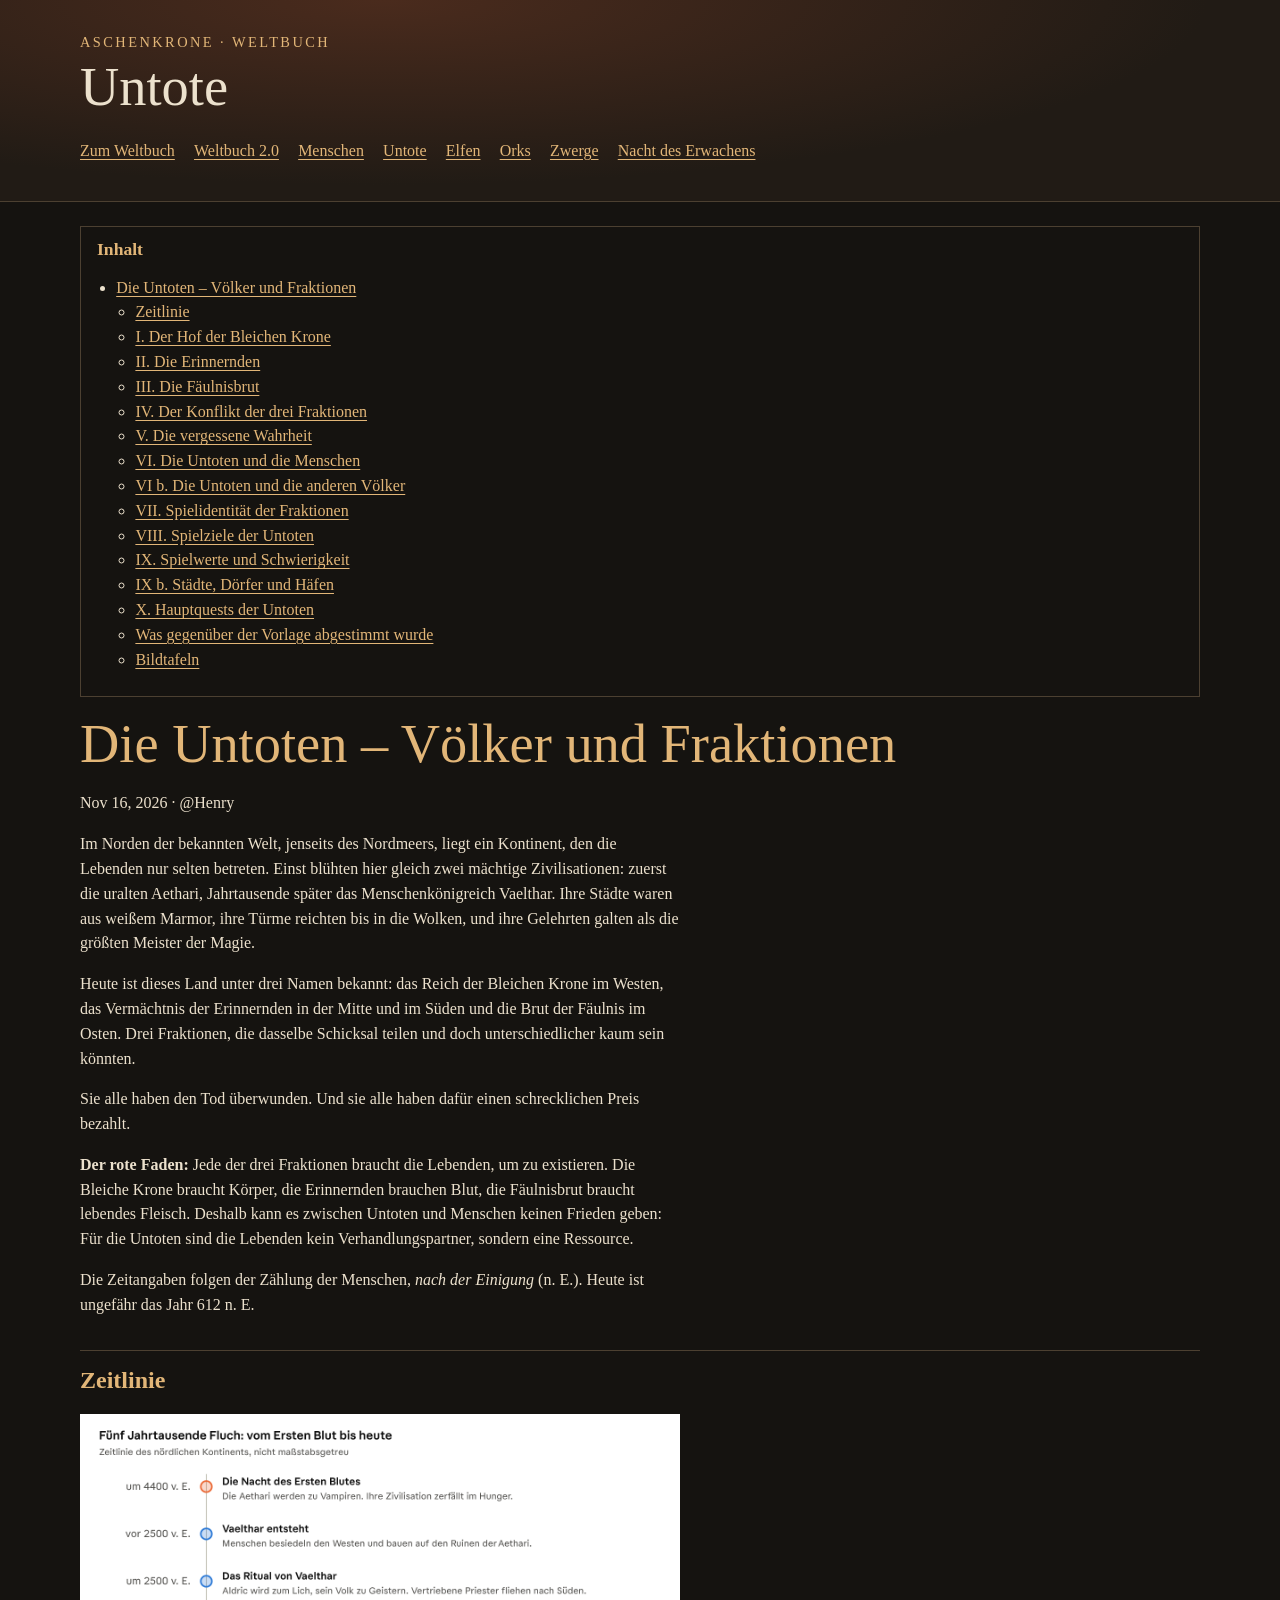
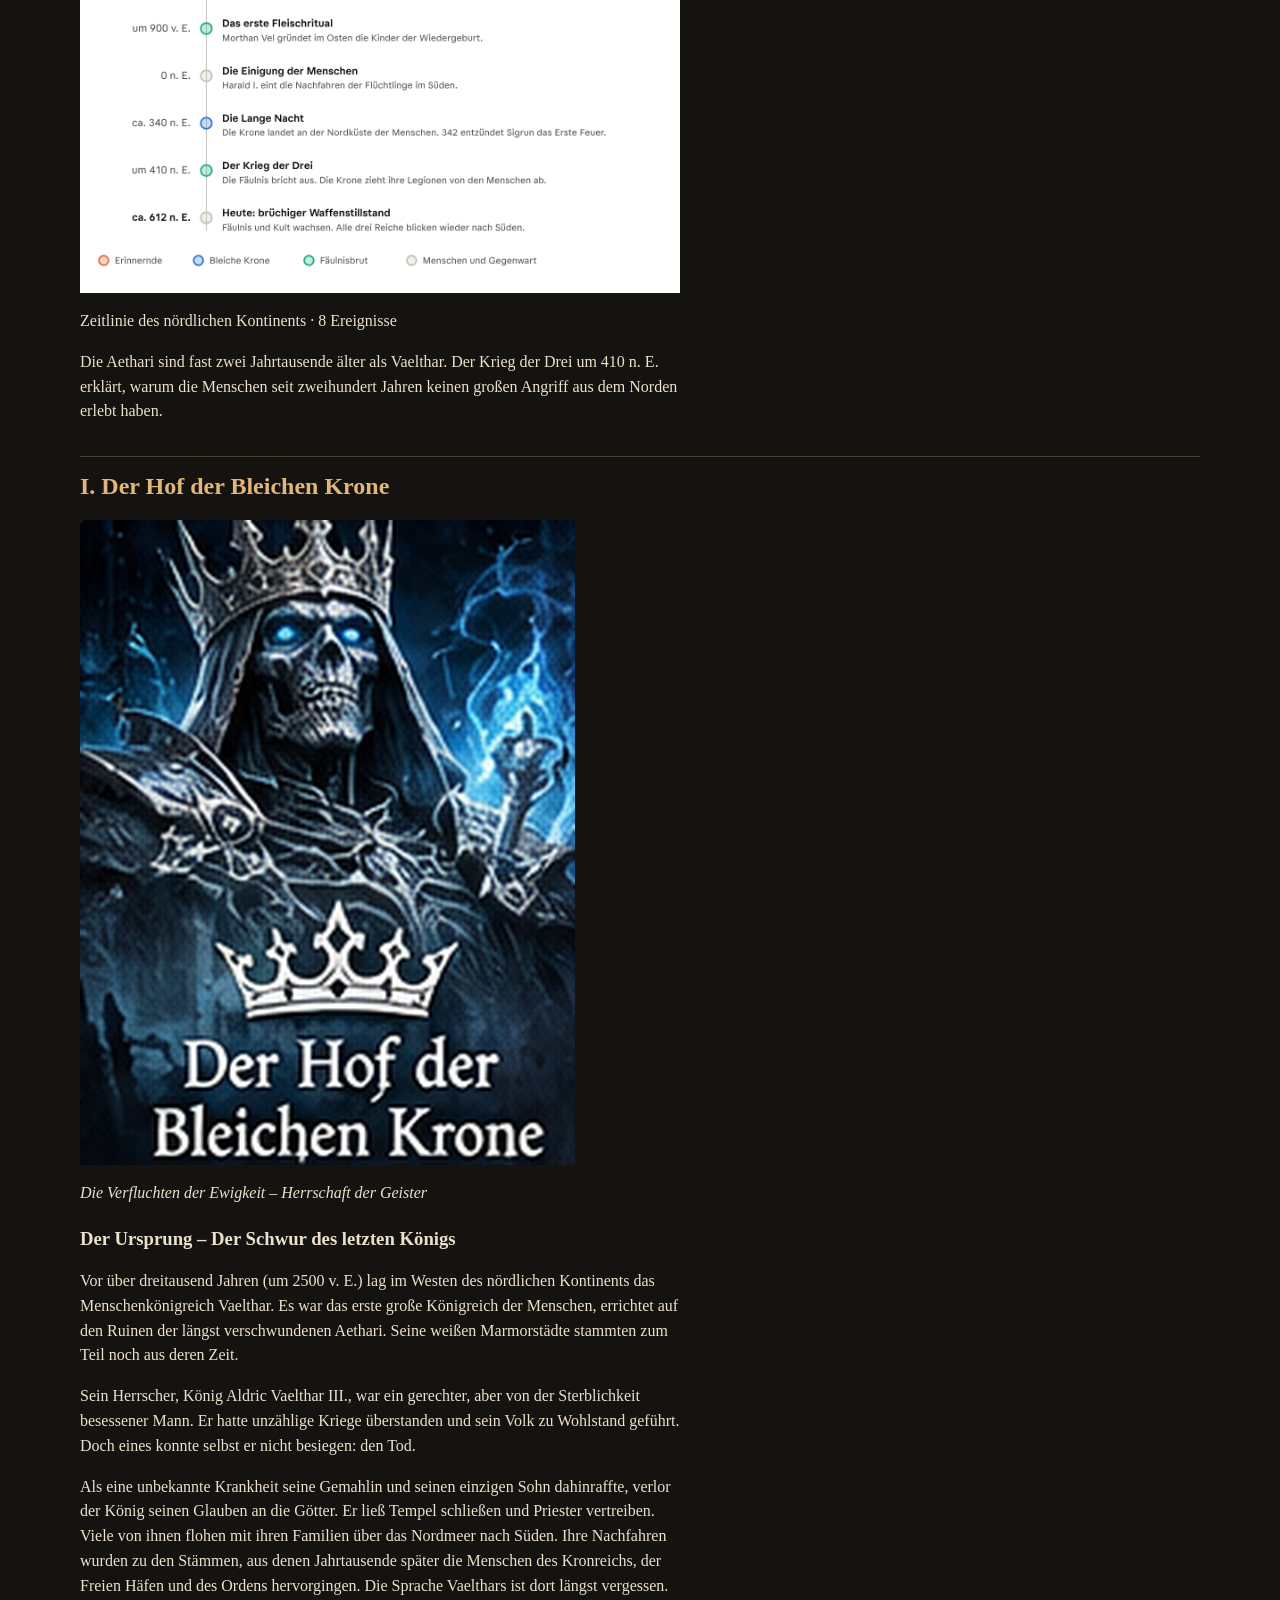
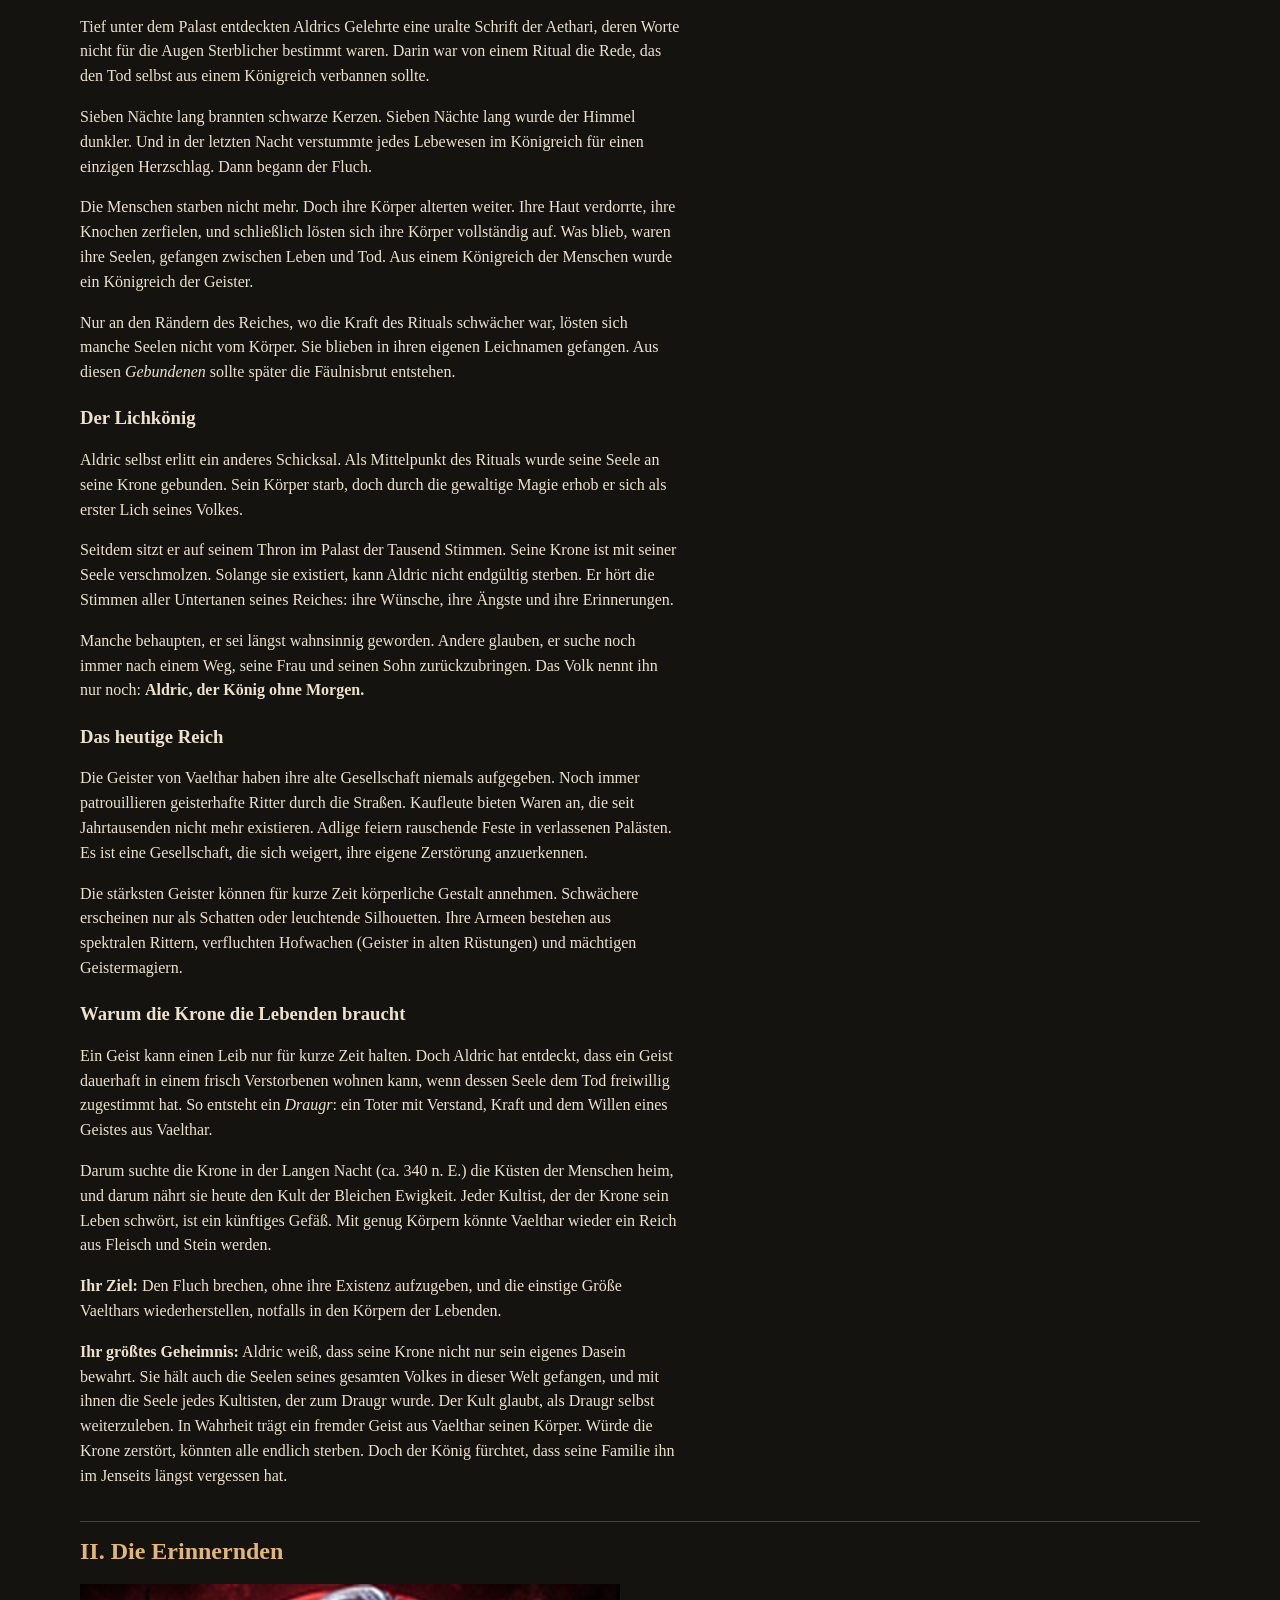
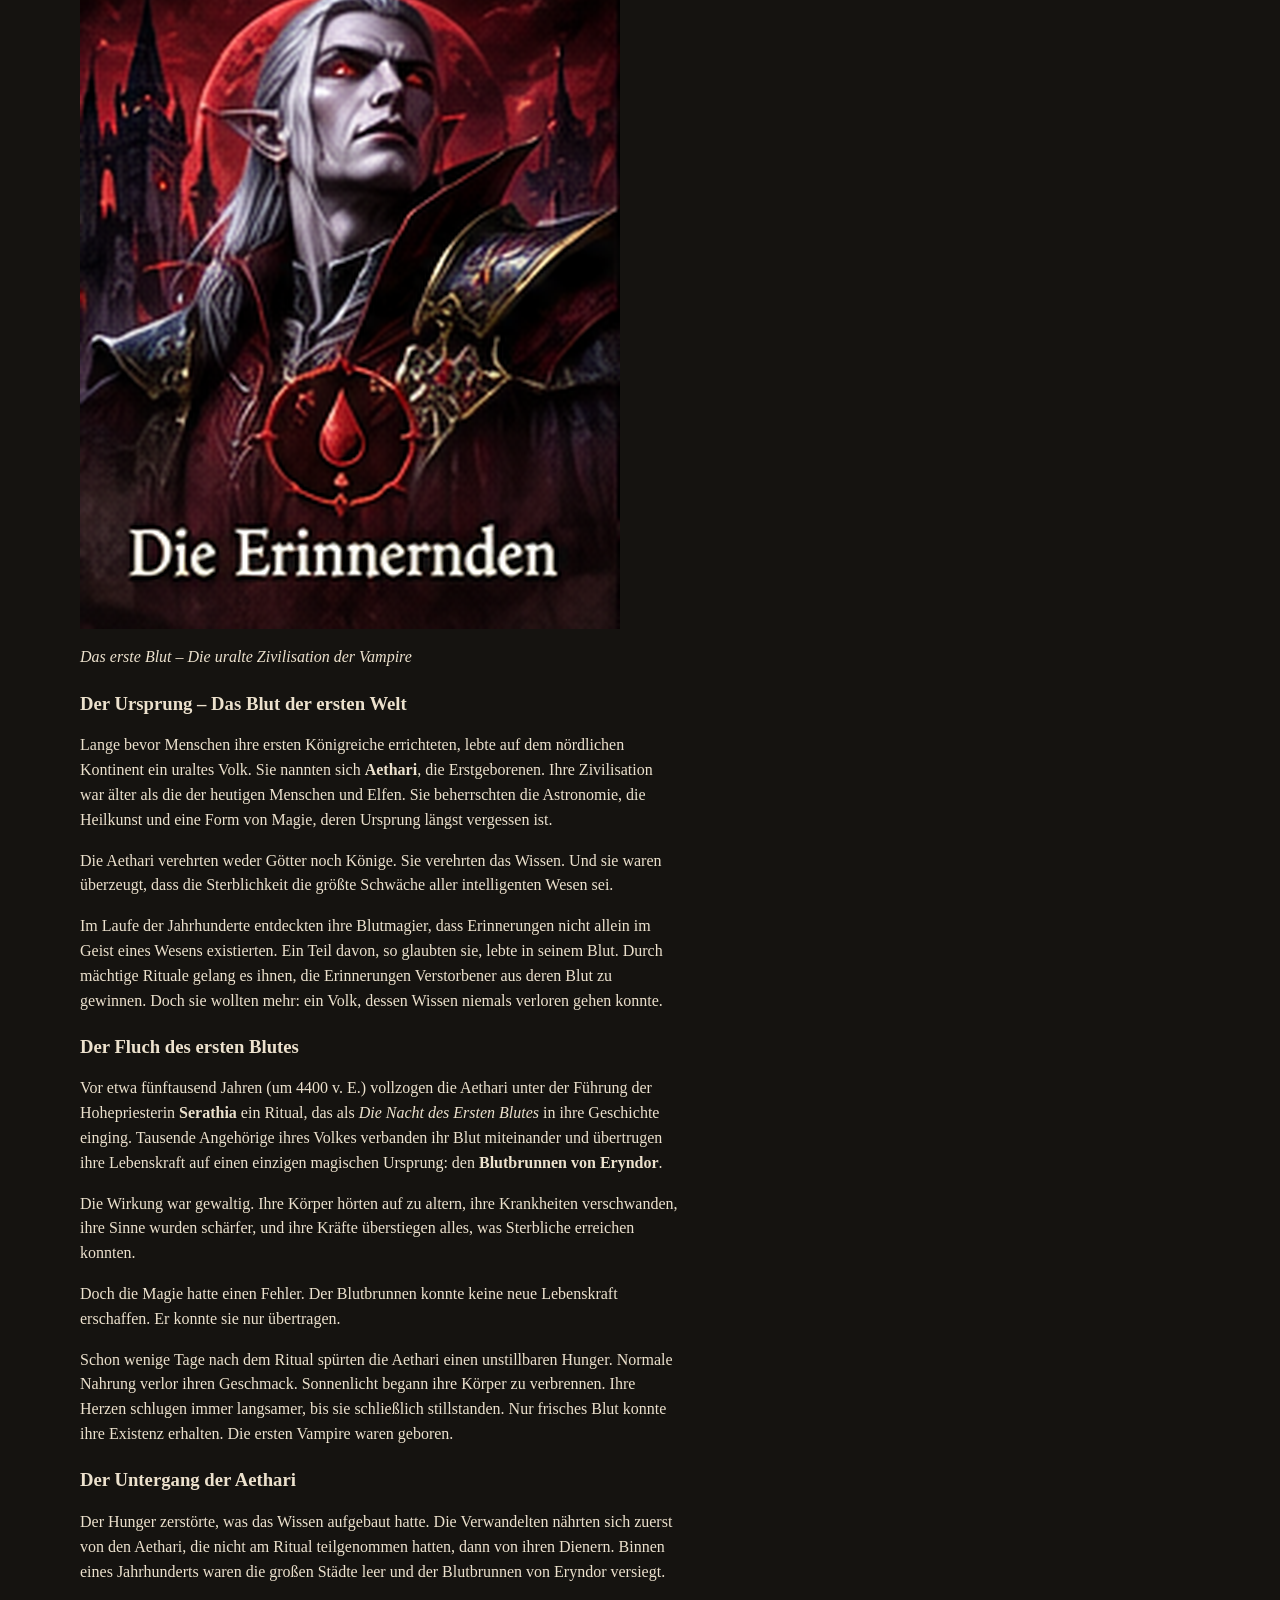
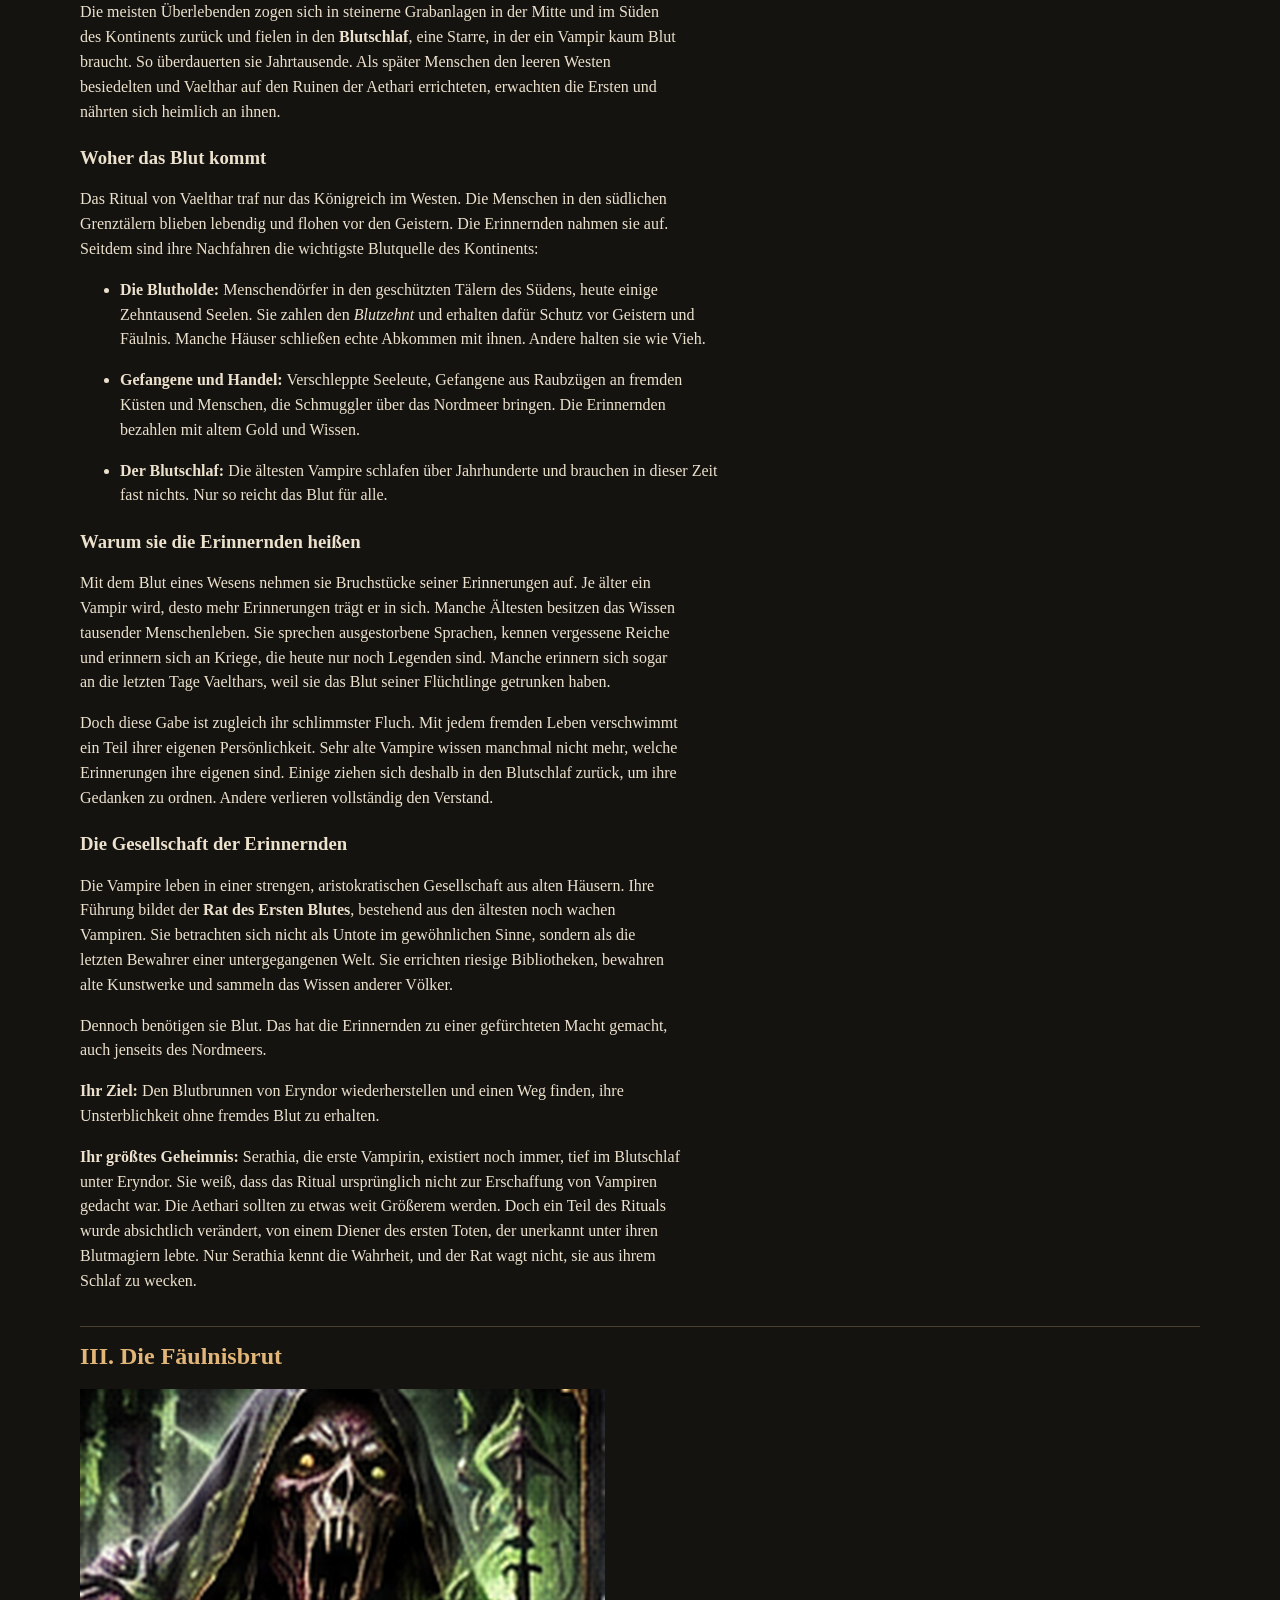
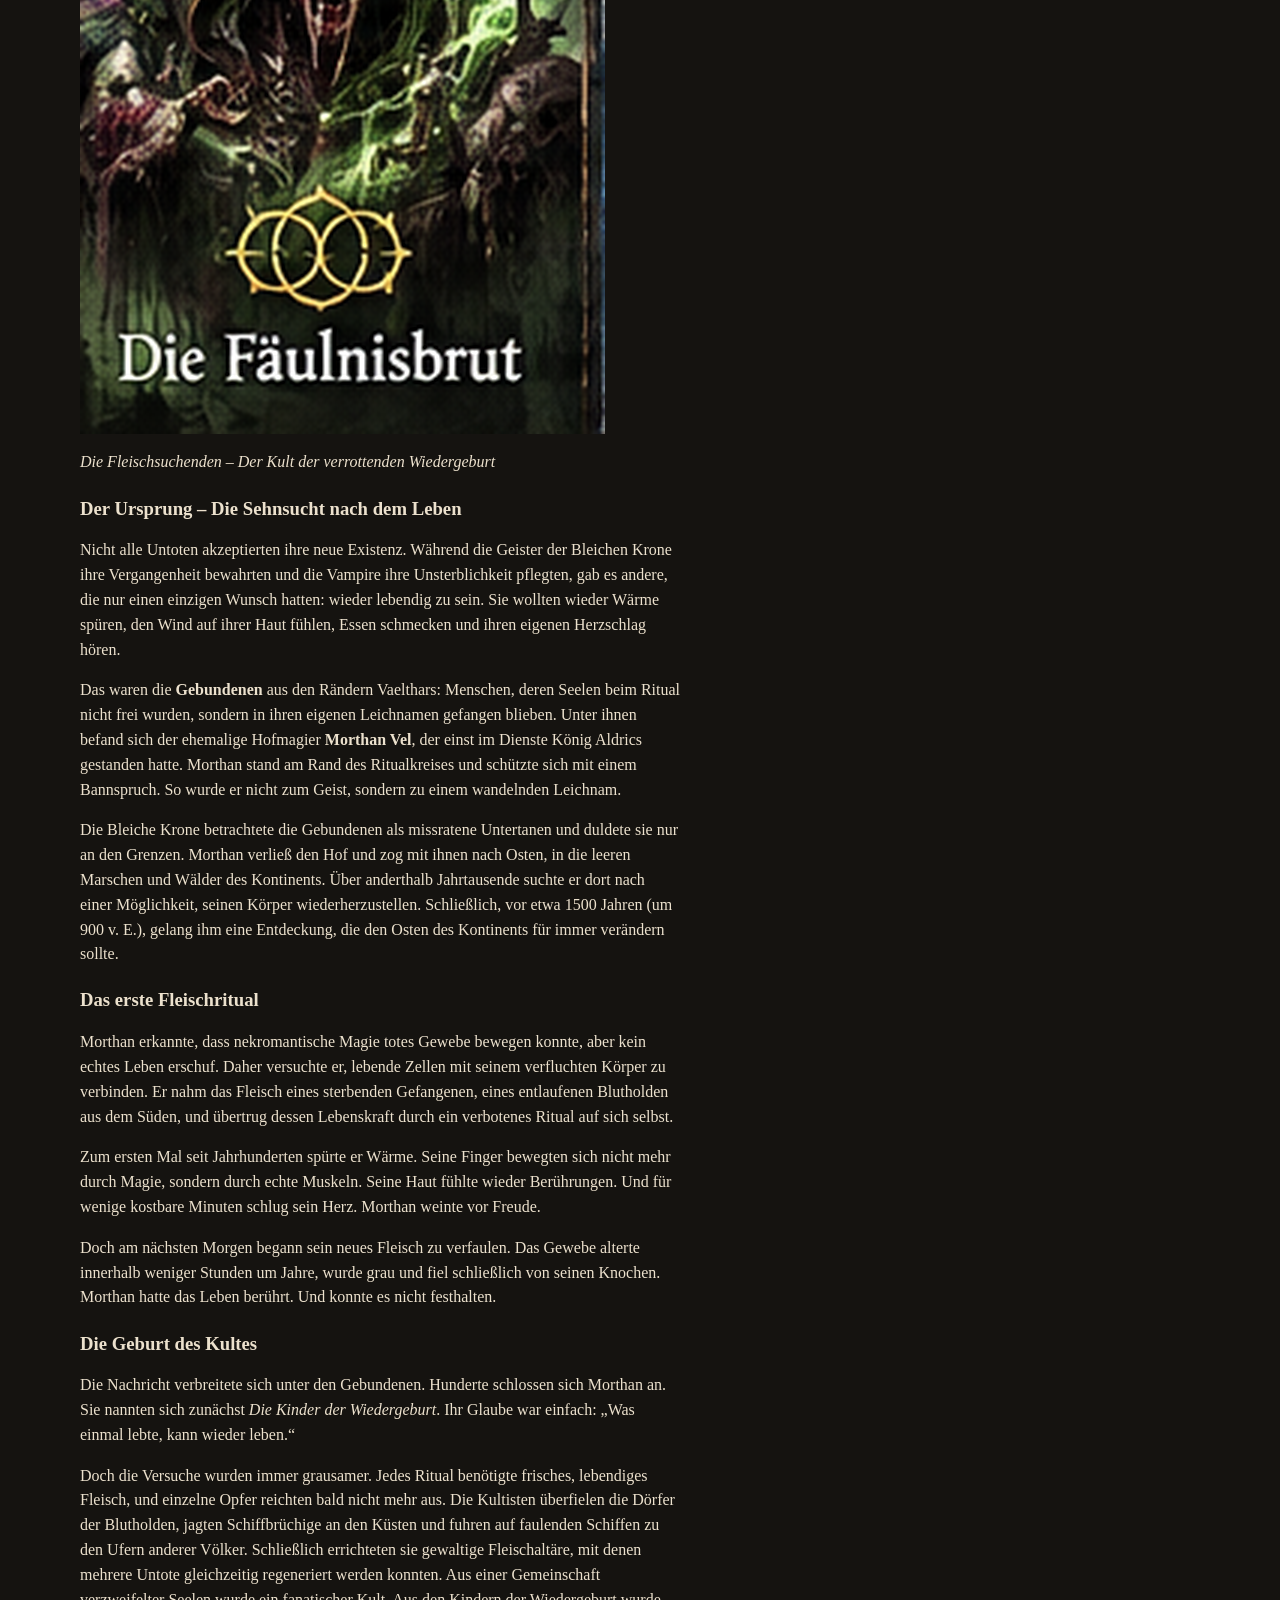
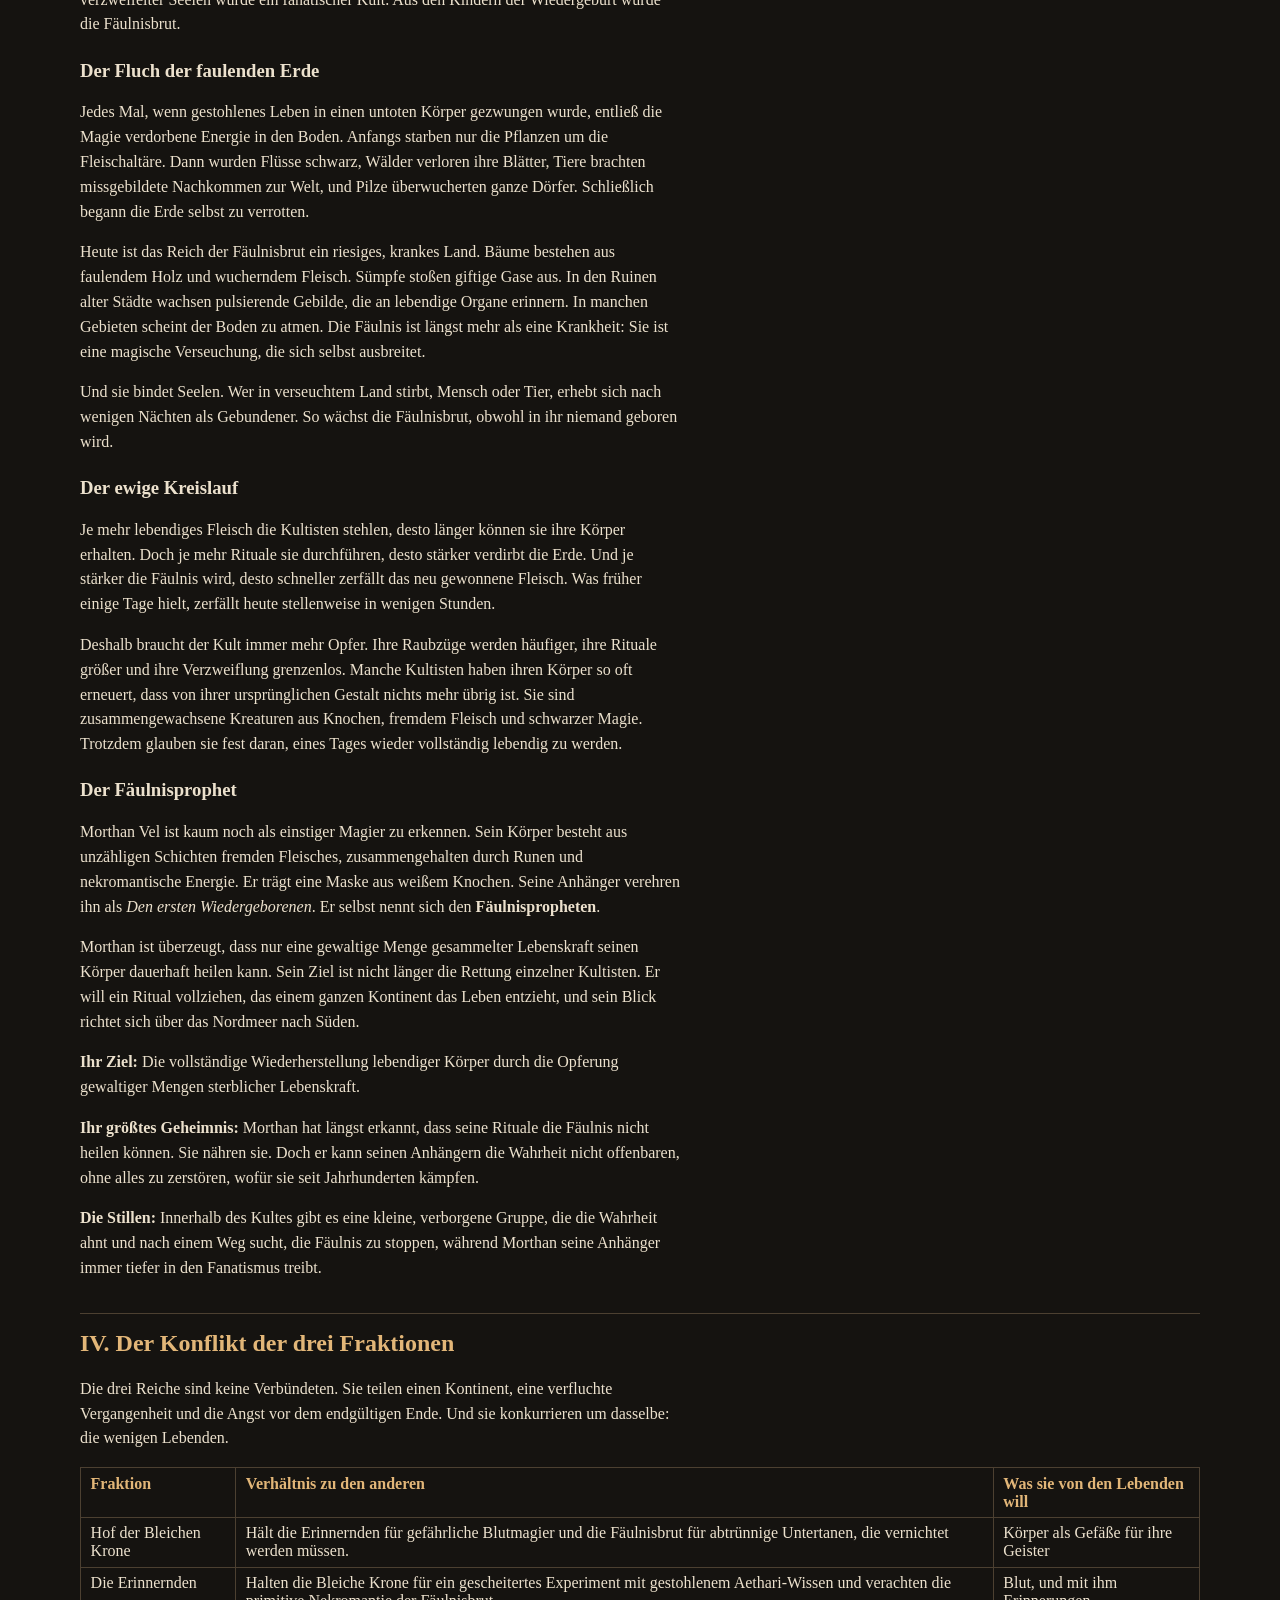
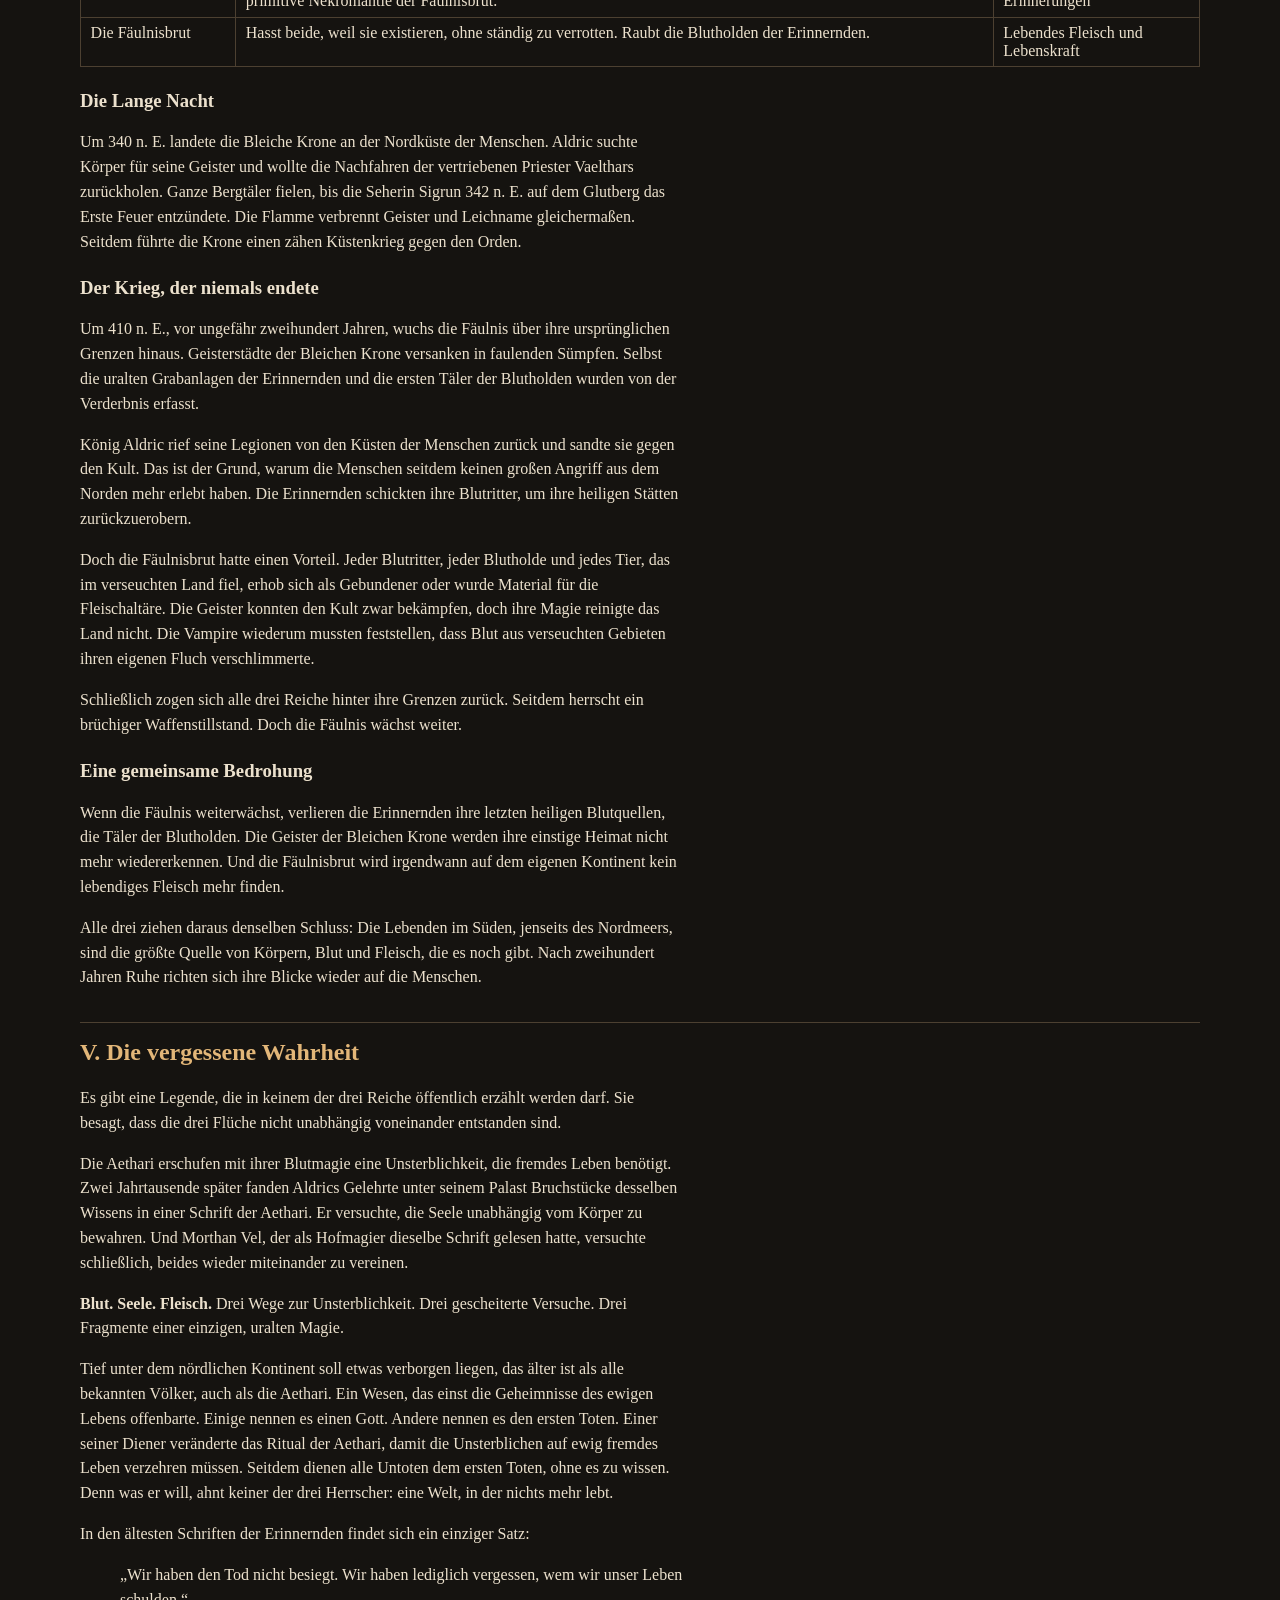
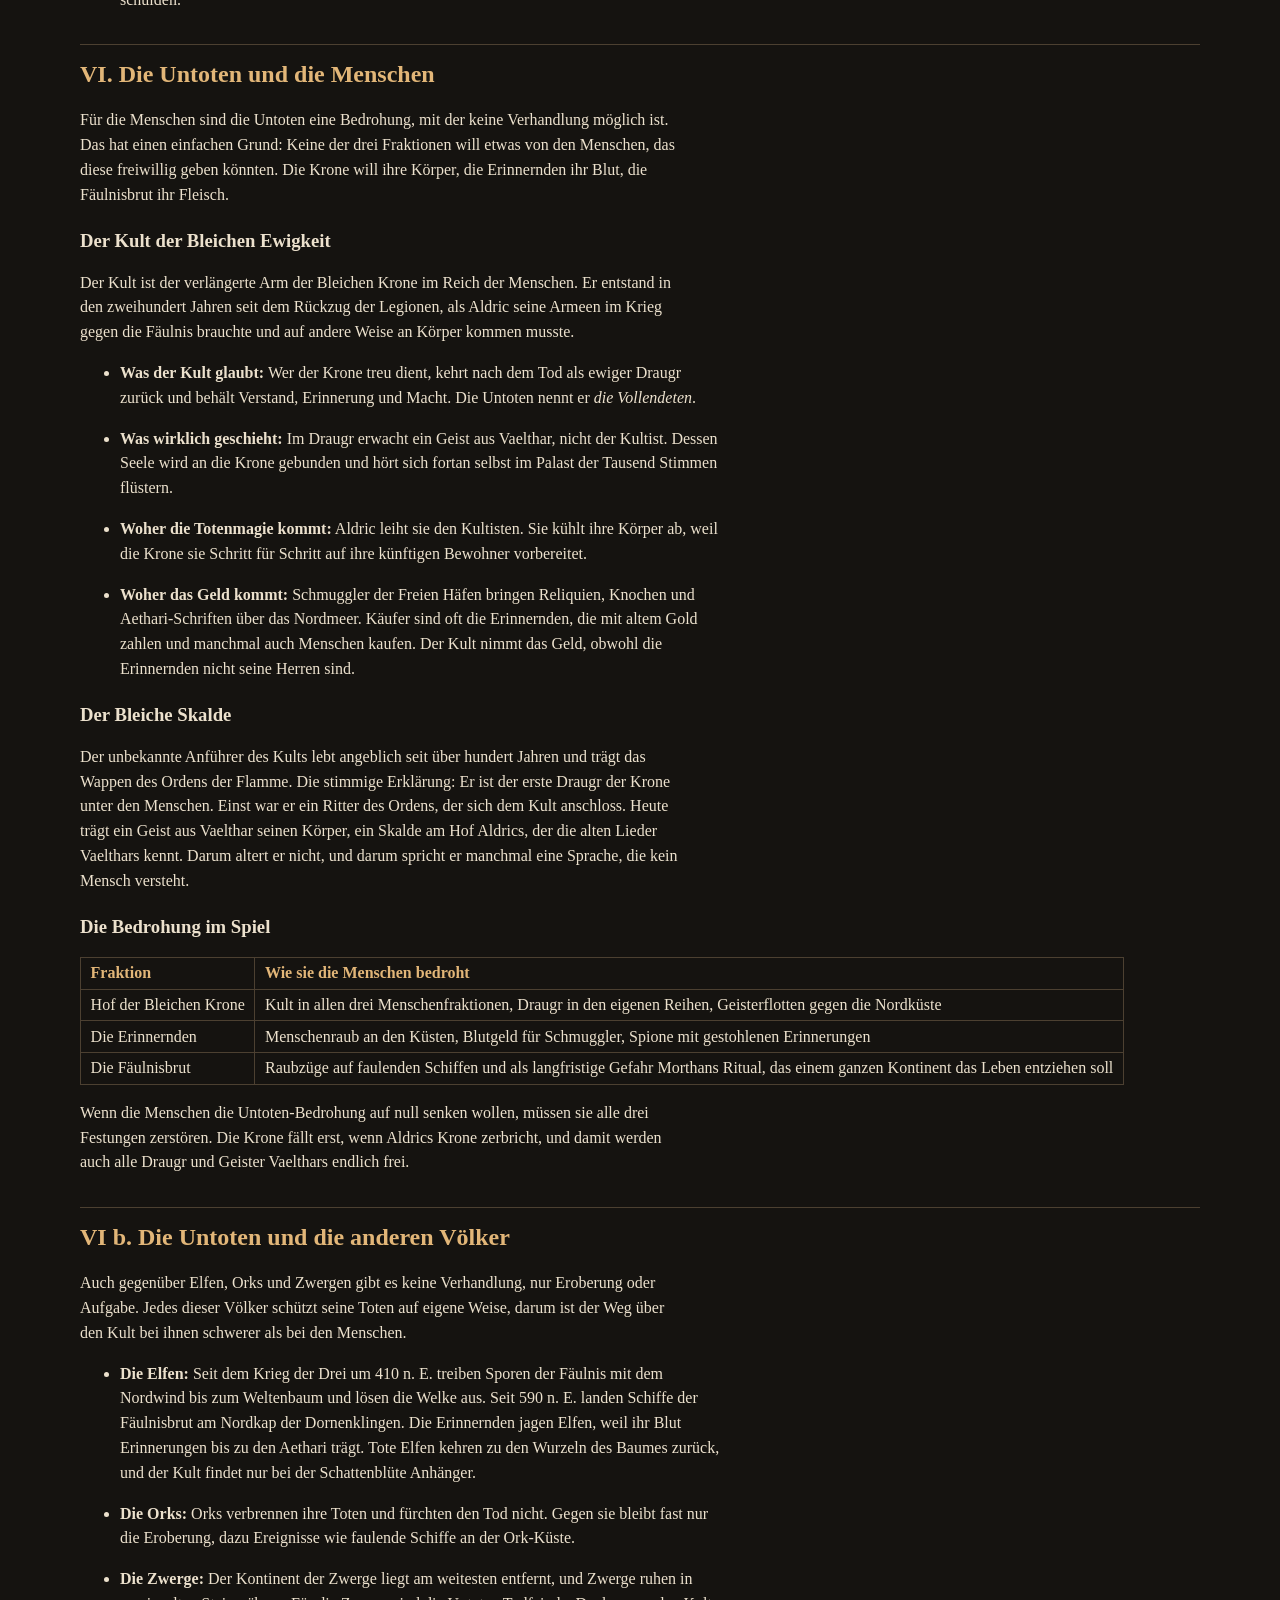
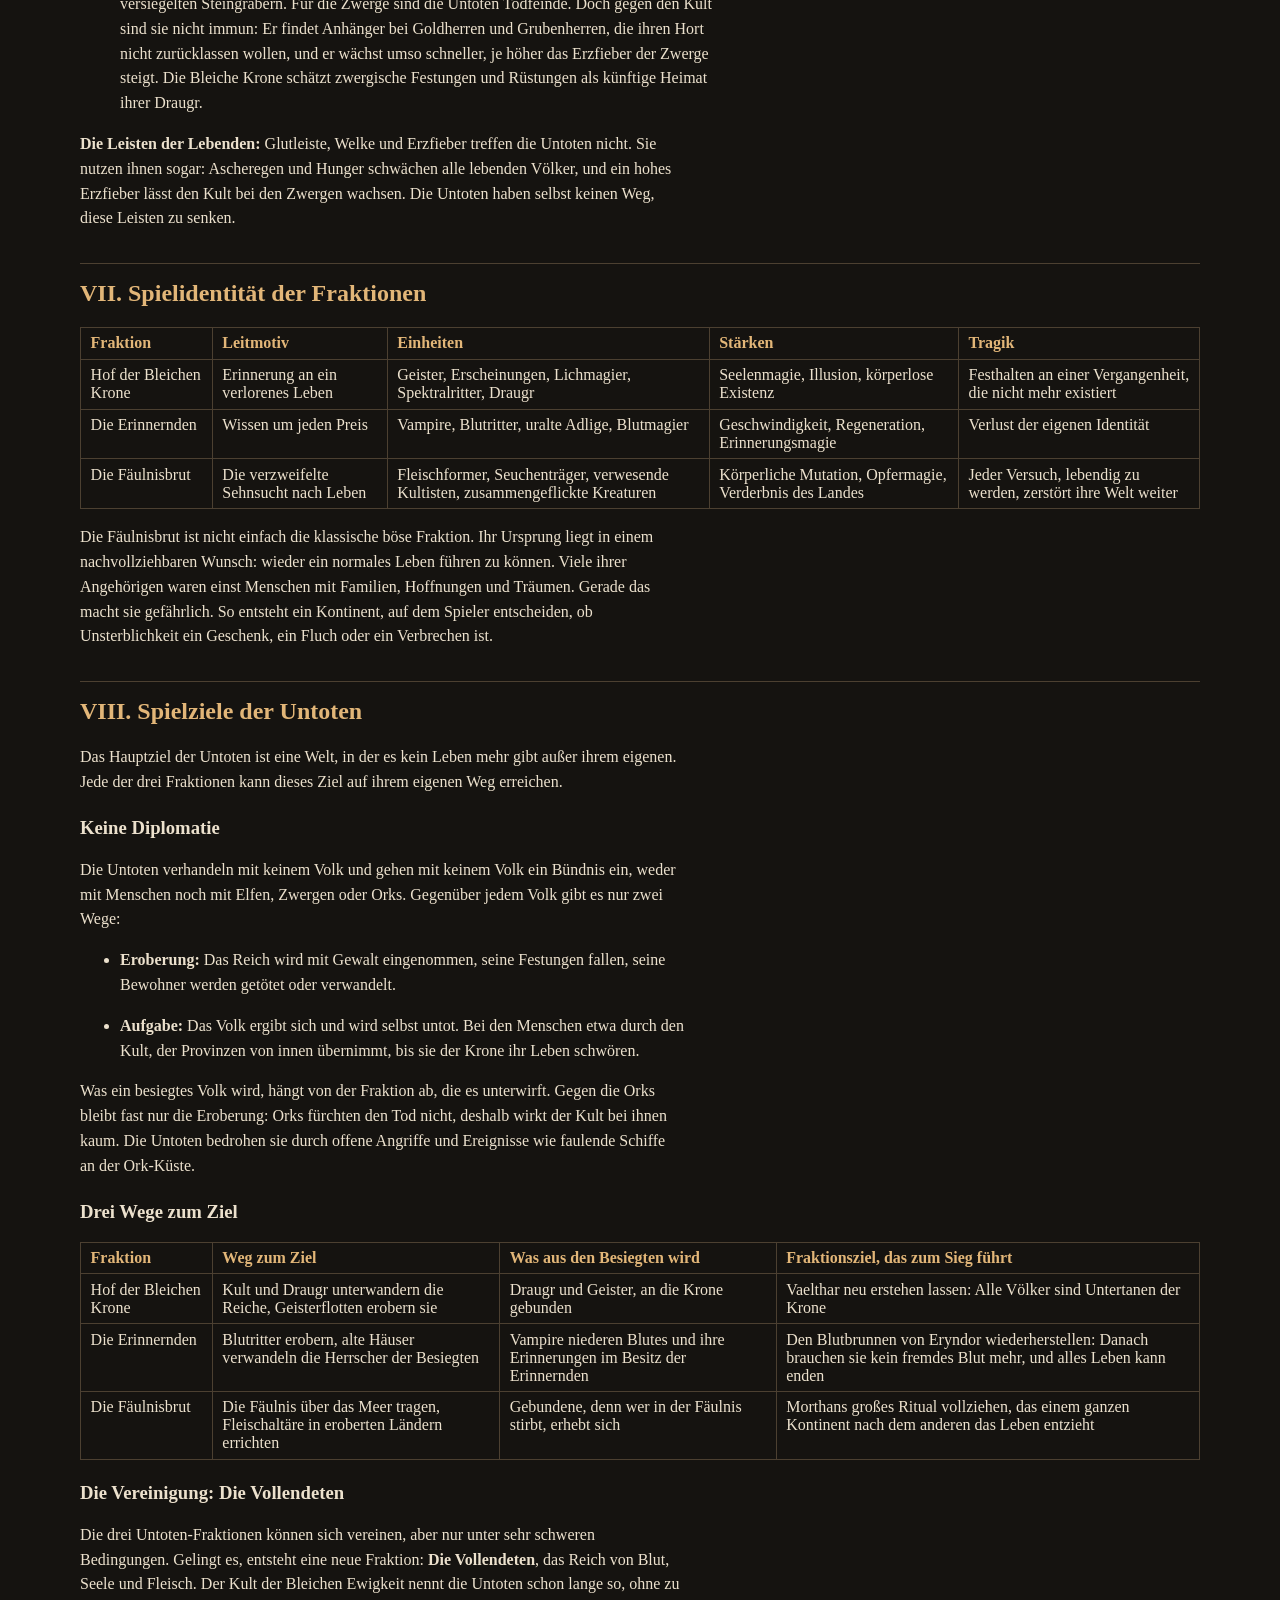
<file: lore/quellen/untote.html>
<!doctype html>
<html lang="de">
<head>
  <meta charset="utf-8">
  <meta name="viewport" content="width=device-width, initial-scale=1">
  <title>Untote · Quellen · Aschenkrone</title>
  <link rel="stylesheet" href="../../bestiarium/stil.css">
  <link rel="stylesheet" href="../stil.css">
</head>
<body>
  <header class="masthead">
    <div class="wrap">
      <p class="wordmark">Aschenkrone · Weltbuch</p>
      <h1>Untote</h1>
      <nav class="lore-nav" aria-label="Quelltexte">
        <a href="../index.html">Zum Weltbuch</a><a href="weltbuch.html">Weltbuch 2.0</a><a href="menschen.html">Menschen</a><a href="untote.html">Untote</a><a href="elfen.html">Elfen</a><a href="orks.html">Orks</a><a href="zwerge.html">Zwerge</a><a href="nacht-des-erwachens.html">Nacht des Erwachens</a>
      </nav>
    </div>
  </header>
  <main class="wrap lore quelltext">
<nav class="inhalt" aria-label="Inhalt">
<h2>Inhalt</h2>
<ul>
<li><a href="#die-untoten-völker-und-fraktionen" id="toc-die-untoten-völker-und-fraktionen">Die Untoten – Völker und Fraktionen</a>
<ul>
<li><a href="#zeitlinie" id="toc-zeitlinie">Zeitlinie</a></li>
<li><a href="#i.-der-hof-der-bleichen-krone" id="toc-i.-der-hof-der-bleichen-krone">I. Der Hof der Bleichen Krone</a></li>
<li><a href="#ii.-die-erinnernden" id="toc-ii.-die-erinnernden">II. Die Erinnernden</a></li>
<li><a href="#iii.-die-fäulnisbrut" id="toc-iii.-die-fäulnisbrut">III. Die Fäulnisbrut</a></li>
<li><a href="#iv.-der-konflikt-der-drei-fraktionen" id="toc-iv.-der-konflikt-der-drei-fraktionen">IV. Der Konflikt der drei Fraktionen</a></li>
<li><a href="#v.-die-vergessene-wahrheit" id="toc-v.-die-vergessene-wahrheit">V. Die vergessene Wahrheit</a></li>
<li><a href="#vi.-die-untoten-und-die-menschen" id="toc-vi.-die-untoten-und-die-menschen">VI. Die Untoten und die Menschen</a></li>
<li><a href="#vi-b.-die-untoten-und-die-anderen-völker" id="toc-vi-b.-die-untoten-und-die-anderen-völker">VI b. Die Untoten und die anderen Völker</a></li>
<li><a href="#vii.-spielidentität-der-fraktionen" id="toc-vii.-spielidentität-der-fraktionen">VII. Spielidentität der Fraktionen</a></li>
<li><a href="#viii.-spielziele-der-untoten" id="toc-viii.-spielziele-der-untoten">VIII. Spielziele der Untoten</a></li>
<li><a href="#ix.-spielwerte-und-schwierigkeit" id="toc-ix.-spielwerte-und-schwierigkeit">IX. Spielwerte und Schwierigkeit</a></li>
<li><a href="#ix-b.-städte-dörfer-und-häfen" id="toc-ix-b.-städte-dörfer-und-häfen">IX b. Städte, Dörfer und Häfen</a></li>
<li><a href="#x.-hauptquests-der-untoten" id="toc-x.-hauptquests-der-untoten">X. Hauptquests der Untoten</a></li>
<li><a href="#was-gegenüber-der-vorlage-abgestimmt-wurde" id="toc-was-gegenüber-der-vorlage-abgestimmt-wurde">Was gegenüber der Vorlage abgestimmt wurde</a></li>
<li><a href="#bildtafeln" id="toc-bildtafeln">Bildtafeln</a></li>
</ul></li>
</ul>
</nav>
<h1 id="die-untoten-völker-und-fraktionen">Die Untoten – Völker und Fraktionen</h1>
<p>Nov 16, 2026 · @Henry</p>
<p>Im Norden der bekannten Welt, jenseits des Nordmeers, liegt ein Kontinent, den die Lebenden nur selten betreten. Einst blühten hier gleich zwei mächtige Zivilisationen: zuerst die uralten Aethari, Jahrtausende später das Menschenkönigreich Vaelthar. Ihre Städte waren aus weißem Marmor, ihre Türme reichten bis in die Wolken, und ihre Gelehrten galten als die größten Meister der Magie.</p>
<p>Heute ist dieses Land unter drei Namen bekannt: das Reich der Bleichen Krone im Westen, das Vermächtnis der Erinnernden in der Mitte und im Süden und die Brut der Fäulnis im Osten. Drei Fraktionen, die dasselbe Schicksal teilen und doch unterschiedlicher kaum sein könnten.</p>
<p>Sie alle haben den Tod überwunden. Und sie alle haben dafür einen schrecklichen Preis bezahlt.</p>
<p><strong>Der rote Faden:</strong> Jede der drei Fraktionen braucht die Lebenden, um zu existieren. Die Bleiche Krone braucht Körper, die Erinnernden brauchen Blut, die Fäulnisbrut braucht lebendes Fleisch. Deshalb kann es zwischen Untoten und Menschen keinen Frieden geben: Für die Untoten sind die Lebenden kein Verhandlungspartner, sondern eine Ressource.</p>
<p>Die Zeitangaben folgen der Zählung der Menschen, <em>nach der Einigung</em> (n. E.). Heute ist ungefähr das Jahr 612 n. E.</p>
<h2 id="zeitlinie">Zeitlinie</h2>
<p><img loading="lazy" src="bilder/untote-1.png" alt="Zeitlinie des nördlichen Kontinents · 8 Ereignisse" /></p>
<p>Zeitlinie des nördlichen Kontinents · 8 Ereignisse</p>
<p>Die Aethari sind fast zwei Jahrtausende älter als Vaelthar. Der Krieg der Drei um 410 n. E. erklärt, warum die Menschen seit zweihundert Jahren keinen großen Angriff aus dem Norden erlebt haben.</p>
<h2 id="i.-der-hof-der-bleichen-krone">I. Der Hof der Bleichen Krone</h2>
<p><img loading="lazy" src="bilder/untote-2.png" alt="Aldric Vaelthar III. – der König ohne Morgen" /></p>
<p><em>Die Verfluchten der Ewigkeit – Herrschaft der Geister</em></p>
<h3 id="der-ursprung-der-schwur-des-letzten-königs">Der Ursprung – Der Schwur des letzten Königs</h3>
<p>Vor über dreitausend Jahren (um 2500 v. E.) lag im Westen des nördlichen Kontinents das Menschenkönigreich Vaelthar. Es war das erste große Königreich der Menschen, errichtet auf den Ruinen der längst verschwundenen Aethari. Seine weißen Marmorstädte stammten zum Teil noch aus deren Zeit.</p>
<p>Sein Herrscher, König Aldric Vaelthar III., war ein gerechter, aber von der Sterblichkeit besessener Mann. Er hatte unzählige Kriege überstanden und sein Volk zu Wohlstand geführt. Doch eines konnte selbst er nicht besiegen: den Tod.</p>
<p>Als eine unbekannte Krankheit seine Gemahlin und seinen einzigen Sohn dahinraffte, verlor der König seinen Glauben an die Götter. Er ließ Tempel schließen und Priester vertreiben. Viele von ihnen flohen mit ihren Familien über das Nordmeer nach Süden. Ihre Nachfahren wurden zu den Stämmen, aus denen Jahrtausende später die Menschen des Kronreichs, der Freien Häfen und des Ordens hervorgingen. Die Sprache Vaelthars ist dort längst vergessen.</p>
<p>Tief unter dem Palast entdeckten Aldrics Gelehrte eine uralte Schrift der Aethari, deren Worte nicht für die Augen Sterblicher bestimmt waren. Darin war von einem Ritual die Rede, das den Tod selbst aus einem Königreich verbannen sollte.</p>
<p>Sieben Nächte lang brannten schwarze Kerzen. Sieben Nächte lang wurde der Himmel dunkler. Und in der letzten Nacht verstummte jedes Lebewesen im Königreich für einen einzigen Herzschlag. Dann begann der Fluch.</p>
<p>Die Menschen starben nicht mehr. Doch ihre Körper alterten weiter. Ihre Haut verdorrte, ihre Knochen zerfielen, und schließlich lösten sich ihre Körper vollständig auf. Was blieb, waren ihre Seelen, gefangen zwischen Leben und Tod. Aus einem Königreich der Menschen wurde ein Königreich der Geister.</p>
<p>Nur an den Rändern des Reiches, wo die Kraft des Rituals schwächer war, lösten sich manche Seelen nicht vom Körper. Sie blieben in ihren eigenen Leichnamen gefangen. Aus diesen <em>Gebundenen</em> sollte später die Fäulnisbrut entstehen.</p>
<h3 id="der-lichkönig">Der Lichkönig</h3>
<p>Aldric selbst erlitt ein anderes Schicksal. Als Mittelpunkt des Rituals wurde seine Seele an seine Krone gebunden. Sein Körper starb, doch durch die gewaltige Magie erhob er sich als erster Lich seines Volkes.</p>
<p>Seitdem sitzt er auf seinem Thron im Palast der Tausend Stimmen. Seine Krone ist mit seiner Seele verschmolzen. Solange sie existiert, kann Aldric nicht endgültig sterben. Er hört die Stimmen aller Untertanen seines Reiches: ihre Wünsche, ihre Ängste und ihre Erinnerungen.</p>
<p>Manche behaupten, er sei längst wahnsinnig geworden. Andere glauben, er suche noch immer nach einem Weg, seine Frau und seinen Sohn zurückzubringen. Das Volk nennt ihn nur noch: <strong>Aldric, der König ohne Morgen.</strong></p>
<h3 id="das-heutige-reich">Das heutige Reich</h3>
<p>Die Geister von Vaelthar haben ihre alte Gesellschaft niemals aufgegeben. Noch immer patrouillieren geisterhafte Ritter durch die Straßen. Kaufleute bieten Waren an, die seit Jahrtausenden nicht mehr existieren. Adlige feiern rauschende Feste in verlassenen Palästen. Es ist eine Gesellschaft, die sich weigert, ihre eigene Zerstörung anzuerkennen.</p>
<p>Die stärksten Geister können für kurze Zeit körperliche Gestalt annehmen. Schwächere erscheinen nur als Schatten oder leuchtende Silhouetten. Ihre Armeen bestehen aus spektralen Rittern, verfluchten Hofwachen (Geister in alten Rüstungen) und mächtigen Geistermagiern.</p>
<h3 id="warum-die-krone-die-lebenden-braucht">Warum die Krone die Lebenden braucht</h3>
<p>Ein Geist kann einen Leib nur für kurze Zeit halten. Doch Aldric hat entdeckt, dass ein Geist dauerhaft in einem frisch Verstorbenen wohnen kann, wenn dessen Seele dem Tod freiwillig zugestimmt hat. So entsteht ein <em>Draugr</em>: ein Toter mit Verstand, Kraft und dem Willen eines Geistes aus Vaelthar.</p>
<p>Darum suchte die Krone in der Langen Nacht (ca. 340 n. E.) die Küsten der Menschen heim, und darum nährt sie heute den Kult der Bleichen Ewigkeit. Jeder Kultist, der der Krone sein Leben schwört, ist ein künftiges Gefäß. Mit genug Körpern könnte Vaelthar wieder ein Reich aus Fleisch und Stein werden.</p>
<p><strong>Ihr Ziel:</strong> Den Fluch brechen, ohne ihre Existenz aufzugeben, und die einstige Größe Vaelthars wiederherstellen, notfalls in den Körpern der Lebenden.</p>
<p><strong>Ihr größtes Geheimnis:</strong> Aldric weiß, dass seine Krone nicht nur sein eigenes Dasein bewahrt. Sie hält auch die Seelen seines gesamten Volkes in dieser Welt gefangen, und mit ihnen die Seele jedes Kultisten, der zum Draugr wurde. Der Kult glaubt, als Draugr selbst weiterzuleben. In Wahrheit trägt ein fremder Geist aus Vaelthar seinen Körper. Würde die Krone zerstört, könnten alle endlich sterben. Doch der König fürchtet, dass seine Familie ihn im Jenseits längst vergessen hat.</p>
<h2 id="ii.-die-erinnernden">II. Die Erinnernden</h2>
<p><img loading="lazy" src="bilder/untote-3.png" alt="Die Erinnernden – die uralten Vampire der Aethari" /></p>
<p><em>Das erste Blut – Die uralte Zivilisation der Vampire</em></p>
<h3 id="der-ursprung-das-blut-der-ersten-welt">Der Ursprung – Das Blut der ersten Welt</h3>
<p>Lange bevor Menschen ihre ersten Königreiche errichteten, lebte auf dem nördlichen Kontinent ein uraltes Volk. Sie nannten sich <strong>Aethari</strong>, die Erstgeborenen. Ihre Zivilisation war älter als die der heutigen Menschen und Elfen. Sie beherrschten die Astronomie, die Heilkunst und eine Form von Magie, deren Ursprung längst vergessen ist.</p>
<p>Die Aethari verehrten weder Götter noch Könige. Sie verehrten das Wissen. Und sie waren überzeugt, dass die Sterblichkeit die größte Schwäche aller intelligenten Wesen sei.</p>
<p>Im Laufe der Jahrhunderte entdeckten ihre Blutmagier, dass Erinnerungen nicht allein im Geist eines Wesens existierten. Ein Teil davon, so glaubten sie, lebte in seinem Blut. Durch mächtige Rituale gelang es ihnen, die Erinnerungen Verstorbener aus deren Blut zu gewinnen. Doch sie wollten mehr: ein Volk, dessen Wissen niemals verloren gehen konnte.</p>
<h3 id="der-fluch-des-ersten-blutes">Der Fluch des ersten Blutes</h3>
<p>Vor etwa fünftausend Jahren (um 4400 v. E.) vollzogen die Aethari unter der Führung der Hohepriesterin <strong>Serathia</strong> ein Ritual, das als <em>Die Nacht des Ersten Blutes</em> in ihre Geschichte einging. Tausende Angehörige ihres Volkes verbanden ihr Blut miteinander und übertrugen ihre Lebenskraft auf einen einzigen magischen Ursprung: den <strong>Blutbrunnen von Eryndor</strong>.</p>
<p>Die Wirkung war gewaltig. Ihre Körper hörten auf zu altern, ihre Krankheiten verschwanden, ihre Sinne wurden schärfer, und ihre Kräfte überstiegen alles, was Sterbliche erreichen konnten.</p>
<p>Doch die Magie hatte einen Fehler. Der Blutbrunnen konnte keine neue Lebenskraft erschaffen. Er konnte sie nur übertragen.</p>
<p>Schon wenige Tage nach dem Ritual spürten die Aethari einen unstillbaren Hunger. Normale Nahrung verlor ihren Geschmack. Sonnenlicht begann ihre Körper zu verbrennen. Ihre Herzen schlugen immer langsamer, bis sie schließlich stillstanden. Nur frisches Blut konnte ihre Existenz erhalten. Die ersten Vampire waren geboren.</p>
<h3 id="der-untergang-der-aethari">Der Untergang der Aethari</h3>
<p>Der Hunger zerstörte, was das Wissen aufgebaut hatte. Die Verwandelten nährten sich zuerst von den Aethari, die nicht am Ritual teilgenommen hatten, dann von ihren Dienern. Binnen eines Jahrhunderts waren die großen Städte leer und der Blutbrunnen von Eryndor versiegt.</p>
<p>Die meisten Überlebenden zogen sich in steinerne Grabanlagen in der Mitte und im Süden des Kontinents zurück und fielen in den <strong>Blutschlaf</strong>, eine Starre, in der ein Vampir kaum Blut braucht. So überdauerten sie Jahrtausende. Als später Menschen den leeren Westen besiedelten und Vaelthar auf den Ruinen der Aethari errichteten, erwachten die Ersten und nährten sich heimlich an ihnen.</p>
<h3 id="woher-das-blut-kommt">Woher das Blut kommt</h3>
<p>Das Ritual von Vaelthar traf nur das Königreich im Westen. Die Menschen in den südlichen Grenztälern blieben lebendig und flohen vor den Geistern. Die Erinnernden nahmen sie auf. Seitdem sind ihre Nachfahren die wichtigste Blutquelle des Kontinents:</p>
<ul>
<li><p><strong>Die Blutholde:</strong> Menschendörfer in den geschützten Tälern des Südens, heute einige Zehntausend Seelen. Sie zahlen den <em>Blutzehnt</em> und erhalten dafür Schutz vor Geistern und Fäulnis. Manche Häuser schließen echte Abkommen mit ihnen. Andere halten sie wie Vieh.</p></li>
<li><p><strong>Gefangene und Handel:</strong> Verschleppte Seeleute, Gefangene aus Raubzügen an fremden Küsten und Menschen, die Schmuggler über das Nordmeer bringen. Die Erinnernden bezahlen mit altem Gold und Wissen.</p></li>
<li><p><strong>Der Blutschlaf:</strong> Die ältesten Vampire schlafen über Jahrhunderte und brauchen in dieser Zeit fast nichts. Nur so reicht das Blut für alle.</p></li>
</ul>
<h3 id="warum-sie-die-erinnernden-heißen">Warum sie die Erinnernden heißen</h3>
<p>Mit dem Blut eines Wesens nehmen sie Bruchstücke seiner Erinnerungen auf. Je älter ein Vampir wird, desto mehr Erinnerungen trägt er in sich. Manche Ältesten besitzen das Wissen tausender Menschenleben. Sie sprechen ausgestorbene Sprachen, kennen vergessene Reiche und erinnern sich an Kriege, die heute nur noch Legenden sind. Manche erinnern sich sogar an die letzten Tage Vaelthars, weil sie das Blut seiner Flüchtlinge getrunken haben.</p>
<p>Doch diese Gabe ist zugleich ihr schlimmster Fluch. Mit jedem fremden Leben verschwimmt ein Teil ihrer eigenen Persönlichkeit. Sehr alte Vampire wissen manchmal nicht mehr, welche Erinnerungen ihre eigenen sind. Einige ziehen sich deshalb in den Blutschlaf zurück, um ihre Gedanken zu ordnen. Andere verlieren vollständig den Verstand.</p>
<h3 id="die-gesellschaft-der-erinnernden">Die Gesellschaft der Erinnernden</h3>
<p>Die Vampire leben in einer strengen, aristokratischen Gesellschaft aus alten Häusern. Ihre Führung bildet der <strong>Rat des Ersten Blutes</strong>, bestehend aus den ältesten noch wachen Vampiren. Sie betrachten sich nicht als Untote im gewöhnlichen Sinne, sondern als die letzten Bewahrer einer untergegangenen Welt. Sie errichten riesige Bibliotheken, bewahren alte Kunstwerke und sammeln das Wissen anderer Völker.</p>
<p>Dennoch benötigen sie Blut. Das hat die Erinnernden zu einer gefürchteten Macht gemacht, auch jenseits des Nordmeers.</p>
<p><strong>Ihr Ziel:</strong> Den Blutbrunnen von Eryndor wiederherstellen und einen Weg finden, ihre Unsterblichkeit ohne fremdes Blut zu erhalten.</p>
<p><strong>Ihr größtes Geheimnis:</strong> Serathia, die erste Vampirin, existiert noch immer, tief im Blutschlaf unter Eryndor. Sie weiß, dass das Ritual ursprünglich nicht zur Erschaffung von Vampiren gedacht war. Die Aethari sollten zu etwas weit Größerem werden. Doch ein Teil des Rituals wurde absichtlich verändert, von einem Diener des ersten Toten, der unerkannt unter ihren Blutmagiern lebte. Nur Serathia kennt die Wahrheit, und der Rat wagt nicht, sie aus ihrem Schlaf zu wecken.</p>
<h2 id="iii.-die-fäulnisbrut">III. Die Fäulnisbrut</h2>
<p><img loading="lazy" src="bilder/untote-4.png" alt="Die Fäulnisbrut – die Fleischsuchenden" /></p>
<p><em>Die Fleischsuchenden – Der Kult der verrottenden Wiedergeburt</em></p>
<h3 id="der-ursprung-die-sehnsucht-nach-dem-leben">Der Ursprung – Die Sehnsucht nach dem Leben</h3>
<p>Nicht alle Untoten akzeptierten ihre neue Existenz. Während die Geister der Bleichen Krone ihre Vergangenheit bewahrten und die Vampire ihre Unsterblichkeit pflegten, gab es andere, die nur einen einzigen Wunsch hatten: wieder lebendig zu sein. Sie wollten wieder Wärme spüren, den Wind auf ihrer Haut fühlen, Essen schmecken und ihren eigenen Herzschlag hören.</p>
<p>Das waren die <strong>Gebundenen</strong> aus den Rändern Vaelthars: Menschen, deren Seelen beim Ritual nicht frei wurden, sondern in ihren eigenen Leichnamen gefangen blieben. Unter ihnen befand sich der ehemalige Hofmagier <strong>Morthan Vel</strong>, der einst im Dienste König Aldrics gestanden hatte. Morthan stand am Rand des Ritualkreises und schützte sich mit einem Bannspruch. So wurde er nicht zum Geist, sondern zu einem wandelnden Leichnam.</p>
<p>Die Bleiche Krone betrachtete die Gebundenen als missratene Untertanen und duldete sie nur an den Grenzen. Morthan verließ den Hof und zog mit ihnen nach Osten, in die leeren Marschen und Wälder des Kontinents. Über anderthalb Jahrtausende suchte er dort nach einer Möglichkeit, seinen Körper wiederherzustellen. Schließlich, vor etwa 1500 Jahren (um 900 v. E.), gelang ihm eine Entdeckung, die den Osten des Kontinents für immer verändern sollte.</p>
<h3 id="das-erste-fleischritual">Das erste Fleischritual</h3>
<p>Morthan erkannte, dass nekromantische Magie totes Gewebe bewegen konnte, aber kein echtes Leben erschuf. Daher versuchte er, lebende Zellen mit seinem verfluchten Körper zu verbinden. Er nahm das Fleisch eines sterbenden Gefangenen, eines entlaufenen Blutholden aus dem Süden, und übertrug dessen Lebenskraft durch ein verbotenes Ritual auf sich selbst.</p>
<p>Zum ersten Mal seit Jahrhunderten spürte er Wärme. Seine Finger bewegten sich nicht mehr durch Magie, sondern durch echte Muskeln. Seine Haut fühlte wieder Berührungen. Und für wenige kostbare Minuten schlug sein Herz. Morthan weinte vor Freude.</p>
<p>Doch am nächsten Morgen begann sein neues Fleisch zu verfaulen. Das Gewebe alterte innerhalb weniger Stunden um Jahre, wurde grau und fiel schließlich von seinen Knochen. Morthan hatte das Leben berührt. Und konnte es nicht festhalten.</p>
<h3 id="die-geburt-des-kultes">Die Geburt des Kultes</h3>
<p>Die Nachricht verbreitete sich unter den Gebundenen. Hunderte schlossen sich Morthan an. Sie nannten sich zunächst <em>Die Kinder der Wiedergeburt</em>. Ihr Glaube war einfach: „Was einmal lebte, kann wieder leben.“</p>
<p>Doch die Versuche wurden immer grausamer. Jedes Ritual benötigte frisches, lebendiges Fleisch, und einzelne Opfer reichten bald nicht mehr aus. Die Kultisten überfielen die Dörfer der Blutholden, jagten Schiffbrüchige an den Küsten und fuhren auf faulenden Schiffen zu den Ufern anderer Völker. Schließlich errichteten sie gewaltige Fleischaltäre, mit denen mehrere Untote gleichzeitig regeneriert werden konnten. Aus einer Gemeinschaft verzweifelter Seelen wurde ein fanatischer Kult. Aus den Kindern der Wiedergeburt wurde die Fäulnisbrut.</p>
<h3 id="der-fluch-der-faulenden-erde">Der Fluch der faulenden Erde</h3>
<p>Jedes Mal, wenn gestohlenes Leben in einen untoten Körper gezwungen wurde, entließ die Magie verdorbene Energie in den Boden. Anfangs starben nur die Pflanzen um die Fleischaltäre. Dann wurden Flüsse schwarz, Wälder verloren ihre Blätter, Tiere brachten missgebildete Nachkommen zur Welt, und Pilze überwucherten ganze Dörfer. Schließlich begann die Erde selbst zu verrotten.</p>
<p>Heute ist das Reich der Fäulnisbrut ein riesiges, krankes Land. Bäume bestehen aus faulendem Holz und wucherndem Fleisch. Sümpfe stoßen giftige Gase aus. In den Ruinen alter Städte wachsen pulsierende Gebilde, die an lebendige Organe erinnern. In manchen Gebieten scheint der Boden zu atmen. Die Fäulnis ist längst mehr als eine Krankheit: Sie ist eine magische Verseuchung, die sich selbst ausbreitet.</p>
<p>Und sie bindet Seelen. Wer in verseuchtem Land stirbt, Mensch oder Tier, erhebt sich nach wenigen Nächten als Gebundener. So wächst die Fäulnisbrut, obwohl in ihr niemand geboren wird.</p>
<h3 id="der-ewige-kreislauf">Der ewige Kreislauf</h3>
<p>Je mehr lebendiges Fleisch die Kultisten stehlen, desto länger können sie ihre Körper erhalten. Doch je mehr Rituale sie durchführen, desto stärker verdirbt die Erde. Und je stärker die Fäulnis wird, desto schneller zerfällt das neu gewonnene Fleisch. Was früher einige Tage hielt, zerfällt heute stellenweise in wenigen Stunden.</p>
<p>Deshalb braucht der Kult immer mehr Opfer. Ihre Raubzüge werden häufiger, ihre Rituale größer und ihre Verzweiflung grenzenlos. Manche Kultisten haben ihren Körper so oft erneuert, dass von ihrer ursprünglichen Gestalt nichts mehr übrig ist. Sie sind zusammengewachsene Kreaturen aus Knochen, fremdem Fleisch und schwarzer Magie. Trotzdem glauben sie fest daran, eines Tages wieder vollständig lebendig zu werden.</p>
<h3 id="der-fäulnisprophet">Der Fäulnisprophet</h3>
<p>Morthan Vel ist kaum noch als einstiger Magier zu erkennen. Sein Körper besteht aus unzähligen Schichten fremden Fleisches, zusammengehalten durch Runen und nekromantische Energie. Er trägt eine Maske aus weißem Knochen. Seine Anhänger verehren ihn als <em>Den ersten Wiedergeborenen</em>. Er selbst nennt sich den <strong>Fäulnispropheten</strong>.</p>
<p>Morthan ist überzeugt, dass nur eine gewaltige Menge gesammelter Lebenskraft seinen Körper dauerhaft heilen kann. Sein Ziel ist nicht länger die Rettung einzelner Kultisten. Er will ein Ritual vollziehen, das einem ganzen Kontinent das Leben entzieht, und sein Blick richtet sich über das Nordmeer nach Süden.</p>
<p><strong>Ihr Ziel:</strong> Die vollständige Wiederherstellung lebendiger Körper durch die Opferung gewaltiger Mengen sterblicher Lebenskraft.</p>
<p><strong>Ihr größtes Geheimnis:</strong> Morthan hat längst erkannt, dass seine Rituale die Fäulnis nicht heilen können. Sie nähren sie. Doch er kann seinen Anhängern die Wahrheit nicht offenbaren, ohne alles zu zerstören, wofür sie seit Jahrhunderten kämpfen.</p>
<p><strong>Die Stillen:</strong> Innerhalb des Kultes gibt es eine kleine, verborgene Gruppe, die die Wahrheit ahnt und nach einem Weg sucht, die Fäulnis zu stoppen, während Morthan seine Anhänger immer tiefer in den Fanatismus treibt.</p>
<h2 id="iv.-der-konflikt-der-drei-fraktionen">IV. Der Konflikt der drei Fraktionen</h2>
<p>Die drei Reiche sind keine Verbündeten. Sie teilen einen Kontinent, eine verfluchte Vergangenheit und die Angst vor dem endgültigen Ende. Und sie konkurrieren um dasselbe: die wenigen Lebenden.</p>
<table>
<colgroup>
<col />
<col />
<col />
</colgroup>
<thead>
<tr class="header">
<th>Fraktion</th>
<th>Verhältnis zu den anderen</th>
<th>Was sie von den Lebenden will</th>
</tr>
</thead>
<tbody>
<tr class="odd">
<td>Hof der Bleichen Krone</td>
<td>Hält die Erinnernden für gefährliche Blutmagier und die Fäulnisbrut für abtrünnige Untertanen, die vernichtet werden müssen.</td>
<td>Körper als Gefäße für ihre Geister</td>
</tr>
<tr class="even">
<td>Die Erinnernden</td>
<td>Halten die Bleiche Krone für ein gescheitertes Experiment mit gestohlenem Aethari-Wissen und verachten die primitive Nekromantie der Fäulnisbrut.</td>
<td>Blut, und mit ihm Erinnerungen</td>
</tr>
<tr class="odd">
<td>Die Fäulnisbrut</td>
<td>Hasst beide, weil sie existieren, ohne ständig zu verrotten. Raubt die Blutholden der Erinnernden.</td>
<td>Lebendes Fleisch und Lebenskraft</td>
</tr>
</tbody>
</table>
<h3 id="die-lange-nacht">Die Lange Nacht</h3>
<p>Um 340 n. E. landete die Bleiche Krone an der Nordküste der Menschen. Aldric suchte Körper für seine Geister und wollte die Nachfahren der vertriebenen Priester Vaelthars zurückholen. Ganze Bergtäler fielen, bis die Seherin Sigrun 342 n. E. auf dem Glutberg das Erste Feuer entzündete. Die Flamme verbrennt Geister und Leichname gleichermaßen. Seitdem führte die Krone einen zähen Küstenkrieg gegen den Orden.</p>
<h3 id="der-krieg-der-niemals-endete">Der Krieg, der niemals endete</h3>
<p>Um 410 n. E., vor ungefähr zweihundert Jahren, wuchs die Fäulnis über ihre ursprünglichen Grenzen hinaus. Geisterstädte der Bleichen Krone versanken in faulenden Sümpfen. Selbst die uralten Grabanlagen der Erinnernden und die ersten Täler der Blutholden wurden von der Verderbnis erfasst.</p>
<p>König Aldric rief seine Legionen von den Küsten der Menschen zurück und sandte sie gegen den Kult. Das ist der Grund, warum die Menschen seitdem keinen großen Angriff aus dem Norden mehr erlebt haben. Die Erinnernden schickten ihre Blutritter, um ihre heiligen Stätten zurückzuerobern.</p>
<p>Doch die Fäulnisbrut hatte einen Vorteil. Jeder Blutritter, jeder Blutholde und jedes Tier, das im verseuchten Land fiel, erhob sich als Gebundener oder wurde Material für die Fleischaltäre. Die Geister konnten den Kult zwar bekämpfen, doch ihre Magie reinigte das Land nicht. Die Vampire wiederum mussten feststellen, dass Blut aus verseuchten Gebieten ihren eigenen Fluch verschlimmerte.</p>
<p>Schließlich zogen sich alle drei Reiche hinter ihre Grenzen zurück. Seitdem herrscht ein brüchiger Waffenstillstand. Doch die Fäulnis wächst weiter.</p>
<h3 id="eine-gemeinsame-bedrohung">Eine gemeinsame Bedrohung</h3>
<p>Wenn die Fäulnis weiterwächst, verlieren die Erinnernden ihre letzten heiligen Blutquellen, die Täler der Blutholden. Die Geister der Bleichen Krone werden ihre einstige Heimat nicht mehr wiedererkennen. Und die Fäulnisbrut wird irgendwann auf dem eigenen Kontinent kein lebendiges Fleisch mehr finden.</p>
<p>Alle drei ziehen daraus denselben Schluss: Die Lebenden im Süden, jenseits des Nordmeers, sind die größte Quelle von Körpern, Blut und Fleisch, die es noch gibt. Nach zweihundert Jahren Ruhe richten sich ihre Blicke wieder auf die Menschen.</p>
<h2 id="v.-die-vergessene-wahrheit">V. Die vergessene Wahrheit</h2>
<p>Es gibt eine Legende, die in keinem der drei Reiche öffentlich erzählt werden darf. Sie besagt, dass die drei Flüche nicht unabhängig voneinander entstanden sind.</p>
<p>Die Aethari erschufen mit ihrer Blutmagie eine Unsterblichkeit, die fremdes Leben benötigt. Zwei Jahrtausende später fanden Aldrics Gelehrte unter seinem Palast Bruchstücke desselben Wissens in einer Schrift der Aethari. Er versuchte, die Seele unabhängig vom Körper zu bewahren. Und Morthan Vel, der als Hofmagier dieselbe Schrift gelesen hatte, versuchte schließlich, beides wieder miteinander zu vereinen.</p>
<p><strong>Blut. Seele. Fleisch.</strong> Drei Wege zur Unsterblichkeit. Drei gescheiterte Versuche. Drei Fragmente einer einzigen, uralten Magie.</p>
<p>Tief unter dem nördlichen Kontinent soll etwas verborgen liegen, das älter ist als alle bekannten Völker, auch als die Aethari. Ein Wesen, das einst die Geheimnisse des ewigen Lebens offenbarte. Einige nennen es einen Gott. Andere nennen es den ersten Toten. Einer seiner Diener veränderte das Ritual der Aethari, damit die Unsterblichen auf ewig fremdes Leben verzehren müssen. Seitdem dienen alle Untoten dem ersten Toten, ohne es zu wissen. Denn was er will, ahnt keiner der drei Herrscher: eine Welt, in der nichts mehr lebt.</p>
<p>In den ältesten Schriften der Erinnernden findet sich ein einziger Satz:</p>
<blockquote>
<p>„Wir haben den Tod nicht besiegt. Wir haben lediglich vergessen, wem wir unser Leben schulden.“</p>
</blockquote>
<h2 id="vi.-die-untoten-und-die-menschen">VI. Die Untoten und die Menschen</h2>
<p>Für die Menschen sind die Untoten eine Bedrohung, mit der keine Verhandlung möglich ist. Das hat einen einfachen Grund: Keine der drei Fraktionen will etwas von den Menschen, das diese freiwillig geben könnten. Die Krone will ihre Körper, die Erinnernden ihr Blut, die Fäulnisbrut ihr Fleisch.</p>
<h3 id="der-kult-der-bleichen-ewigkeit">Der Kult der Bleichen Ewigkeit</h3>
<p>Der Kult ist der verlängerte Arm der Bleichen Krone im Reich der Menschen. Er entstand in den zweihundert Jahren seit dem Rückzug der Legionen, als Aldric seine Armeen im Krieg gegen die Fäulnis brauchte und auf andere Weise an Körper kommen musste.</p>
<ul>
<li><p><strong>Was der Kult glaubt:</strong> Wer der Krone treu dient, kehrt nach dem Tod als ewiger Draugr zurück und behält Verstand, Erinnerung und Macht. Die Untoten nennt er <em>die Vollendeten</em>.</p></li>
<li><p><strong>Was wirklich geschieht:</strong> Im Draugr erwacht ein Geist aus Vaelthar, nicht der Kultist. Dessen Seele wird an die Krone gebunden und hört sich fortan selbst im Palast der Tausend Stimmen flüstern.</p></li>
<li><p><strong>Woher die Totenmagie kommt:</strong> Aldric leiht sie den Kultisten. Sie kühlt ihre Körper ab, weil die Krone sie Schritt für Schritt auf ihre künftigen Bewohner vorbereitet.</p></li>
<li><p><strong>Woher das Geld kommt:</strong> Schmuggler der Freien Häfen bringen Reliquien, Knochen und Aethari-Schriften über das Nordmeer. Käufer sind oft die Erinnernden, die mit altem Gold zahlen und manchmal auch Menschen kaufen. Der Kult nimmt das Geld, obwohl die Erinnernden nicht seine Herren sind.</p></li>
</ul>
<h3 id="der-bleiche-skalde">Der Bleiche Skalde</h3>
<p>Der unbekannte Anführer des Kults lebt angeblich seit über hundert Jahren und trägt das Wappen des Ordens der Flamme. Die stimmige Erklärung: Er ist der erste Draugr der Krone unter den Menschen. Einst war er ein Ritter des Ordens, der sich dem Kult anschloss. Heute trägt ein Geist aus Vaelthar seinen Körper, ein Skalde am Hof Aldrics, der die alten Lieder Vaelthars kennt. Darum altert er nicht, und darum spricht er manchmal eine Sprache, die kein Mensch versteht.</p>
<h3 id="die-bedrohung-im-spiel">Die Bedrohung im Spiel</h3>
<table>
<colgroup>
<col />
<col />
</colgroup>
<thead>
<tr class="header">
<th>Fraktion</th>
<th>Wie sie die Menschen bedroht</th>
</tr>
</thead>
<tbody>
<tr class="odd">
<td>Hof der Bleichen Krone</td>
<td>Kult in allen drei Menschenfraktionen, Draugr in den eigenen Reihen, Geisterflotten gegen die Nordküste</td>
</tr>
<tr class="even">
<td>Die Erinnernden</td>
<td>Menschenraub an den Küsten, Blutgeld für Schmuggler, Spione mit gestohlenen Erinnerungen</td>
</tr>
<tr class="odd">
<td>Die Fäulnisbrut</td>
<td>Raubzüge auf faulenden Schiffen und als langfristige Gefahr Morthans Ritual, das einem ganzen Kontinent das Leben entziehen soll</td>
</tr>
</tbody>
</table>
<p>Wenn die Menschen die Untoten-Bedrohung auf null senken wollen, müssen sie alle drei Festungen zerstören. Die Krone fällt erst, wenn Aldrics Krone zerbricht, und damit werden auch alle Draugr und Geister Vaelthars endlich frei.</p>
<h2 id="vi-b.-die-untoten-und-die-anderen-völker">VI b. Die Untoten und die anderen Völker</h2>
<p>Auch gegenüber Elfen, Orks und Zwergen gibt es keine Verhandlung, nur Eroberung oder Aufgabe. Jedes dieser Völker schützt seine Toten auf eigene Weise, darum ist der Weg über den Kult bei ihnen schwerer als bei den Menschen.</p>
<ul>
<li><p><strong>Die Elfen:</strong> Seit dem Krieg der Drei um 410 n. E. treiben Sporen der Fäulnis mit dem Nordwind bis zum Weltenbaum und lösen die Welke aus. Seit 590 n. E. landen Schiffe der Fäulnisbrut am Nordkap der Dornenklingen. Die Erinnernden jagen Elfen, weil ihr Blut Erinnerungen bis zu den Aethari trägt. Tote Elfen kehren zu den Wurzeln des Baumes zurück, und der Kult findet nur bei der Schattenblüte Anhänger.</p></li>
<li><p><strong>Die Orks:</strong> Orks verbrennen ihre Toten und fürchten den Tod nicht. Gegen sie bleibt fast nur die Eroberung, dazu Ereignisse wie faulende Schiffe an der Ork-Küste.</p></li>
<li><p><strong>Die Zwerge:</strong> Der Kontinent der Zwerge liegt am weitesten entfernt, und Zwerge ruhen in versiegelten Steingräbern. Für die Zwerge sind die Untoten Todfeinde. Doch gegen den Kult sind sie nicht immun: Er findet Anhänger bei Goldherren und Grubenherren, die ihren Hort nicht zurücklassen wollen, und er wächst umso schneller, je höher das Erzfieber der Zwerge steigt. Die Bleiche Krone schätzt zwergische Festungen und Rüstungen als künftige Heimat ihrer Draugr.</p></li>
</ul>
<p><strong>Die Leisten der Lebenden:</strong> Glutleiste, Welke und Erzfieber treffen die Untoten nicht. Sie nutzen ihnen sogar: Ascheregen und Hunger schwächen alle lebenden Völker, und ein hohes Erzfieber lässt den Kult bei den Zwergen wachsen. Die Untoten haben selbst keinen Weg, diese Leisten zu senken.</p>
<h2 id="vii.-spielidentität-der-fraktionen">VII. Spielidentität der Fraktionen</h2>
<table>
<colgroup>
<col />
<col />
<col />
<col />
<col />
</colgroup>
<thead>
<tr class="header">
<th>Fraktion</th>
<th>Leitmotiv</th>
<th>Einheiten</th>
<th>Stärken</th>
<th>Tragik</th>
</tr>
</thead>
<tbody>
<tr class="odd">
<td>Hof der Bleichen Krone</td>
<td>Erinnerung an ein verlorenes Leben</td>
<td>Geister, Erscheinungen, Lichmagier, Spektralritter, Draugr</td>
<td>Seelenmagie, Illusion, körperlose Existenz</td>
<td>Festhalten an einer Vergangenheit, die nicht mehr existiert</td>
</tr>
<tr class="even">
<td>Die Erinnernden</td>
<td>Wissen um jeden Preis</td>
<td>Vampire, Blutritter, uralte Adlige, Blutmagier</td>
<td>Geschwindigkeit, Regeneration, Erinnerungsmagie</td>
<td>Verlust der eigenen Identität</td>
</tr>
<tr class="odd">
<td>Die Fäulnisbrut</td>
<td>Die verzweifelte Sehnsucht nach Leben</td>
<td>Fleischformer, Seuchenträger, verwesende Kultisten, zusammengeflickte Kreaturen</td>
<td>Körperliche Mutation, Opfermagie, Verderbnis des Landes</td>
<td>Jeder Versuch, lebendig zu werden, zerstört ihre Welt weiter</td>
</tr>
</tbody>
</table>
<p>Die Fäulnisbrut ist nicht einfach die klassische böse Fraktion. Ihr Ursprung liegt in einem nachvollziehbaren Wunsch: wieder ein normales Leben führen zu können. Viele ihrer Angehörigen waren einst Menschen mit Familien, Hoffnungen und Träumen. Gerade das macht sie gefährlich. So entsteht ein Kontinent, auf dem Spieler entscheiden, ob Unsterblichkeit ein Geschenk, ein Fluch oder ein Verbrechen ist.</p>
<h2 id="viii.-spielziele-der-untoten">VIII. Spielziele der Untoten</h2>
<p>Das Hauptziel der Untoten ist eine Welt, in der es kein Leben mehr gibt außer ihrem eigenen. Jede der drei Fraktionen kann dieses Ziel auf ihrem eigenen Weg erreichen.</p>
<h3 id="keine-diplomatie">Keine Diplomatie</h3>
<p>Die Untoten verhandeln mit keinem Volk und gehen mit keinem Volk ein Bündnis ein, weder mit Menschen noch mit Elfen, Zwergen oder Orks. Gegenüber jedem Volk gibt es nur zwei Wege:</p>
<ul>
<li><p><strong>Eroberung:</strong> Das Reich wird mit Gewalt eingenommen, seine Festungen fallen, seine Bewohner werden getötet oder verwandelt.</p></li>
<li><p><strong>Aufgabe:</strong> Das Volk ergibt sich und wird selbst untot. Bei den Menschen etwa durch den Kult, der Provinzen von innen übernimmt, bis sie der Krone ihr Leben schwören.</p></li>
</ul>
<p>Was ein besiegtes Volk wird, hängt von der Fraktion ab, die es unterwirft. Gegen die Orks bleibt fast nur die Eroberung: Orks fürchten den Tod nicht, deshalb wirkt der Kult bei ihnen kaum. Die Untoten bedrohen sie durch offene Angriffe und Ereignisse wie faulende Schiffe an der Ork-Küste.</p>
<h3 id="drei-wege-zum-ziel">Drei Wege zum Ziel</h3>
<table>
<colgroup>
<col />
<col />
<col />
<col />
</colgroup>
<thead>
<tr class="header">
<th>Fraktion</th>
<th>Weg zum Ziel</th>
<th>Was aus den Besiegten wird</th>
<th>Fraktionsziel, das zum Sieg führt</th>
</tr>
</thead>
<tbody>
<tr class="odd">
<td>Hof der Bleichen Krone</td>
<td>Kult und Draugr unterwandern die Reiche, Geisterflotten erobern sie</td>
<td>Draugr und Geister, an die Krone gebunden</td>
<td>Vaelthar neu erstehen lassen: Alle Völker sind Untertanen der Krone</td>
</tr>
<tr class="even">
<td>Die Erinnernden</td>
<td>Blutritter erobern, alte Häuser verwandeln die Herrscher der Besiegten</td>
<td>Vampire niederen Blutes und ihre Erinnerungen im Besitz der Erinnernden</td>
<td>Den Blutbrunnen von Eryndor wiederherstellen: Danach brauchen sie kein fremdes Blut mehr, und alles Leben kann enden</td>
</tr>
<tr class="odd">
<td>Die Fäulnisbrut</td>
<td>Die Fäulnis über das Meer tragen, Fleischaltäre in eroberten Ländern errichten</td>
<td>Gebundene, denn wer in der Fäulnis stirbt, erhebt sich</td>
<td>Morthans großes Ritual vollziehen, das einem ganzen Kontinent nach dem anderen das Leben entzieht</td>
</tr>
</tbody>
</table>
<h3 id="die-vereinigung-die-vollendeten">Die Vereinigung: Die Vollendeten</h3>
<p>Die drei Untoten-Fraktionen können sich vereinen, aber nur unter sehr schweren Bedingungen. Gelingt es, entsteht eine neue Fraktion: <strong>Die Vollendeten</strong>, das Reich von Blut, Seele und Fleisch. Der Kult der Bleichen Ewigkeit nennt die Untoten schon lange so, ohne zu wissen, wie recht er hat.</p>
<p>In der Geschichte ist das die Erfüllung des ursprünglichen Aethari-Rituals. Die drei Fragmente der alten Magie werden wieder eins, und die Untoten werden zu dem, was die Aethari einst werden sollten.</p>
<p><strong>Bedingungen (alle müssen erfüllt sein):</strong></p>
<ol type="1">
<li><p><strong>Unterwerfung:</strong> Die gewählte Fraktion muss die beiden anderen durch Eroberung oder Aufgabe unter ihre Herrschaft bringen. Ihre Hauptfestungen müssen fallen: der Palast der Tausend Stimmen, Eryndor und Morthans Tempel der Fleischaltäre.</p></li>
<li><p><strong>Die Seele:</strong> Aldrics Krone muss unversehrt erbeutet werden oder Aldric muss sich unterwerfen. Wird die Krone zerstört, ist die Vereinigung für immer unmöglich.</p></li>
<li><p><strong>Das Blut:</strong> Serathia muss aus dem Blutschlaf geweckt werden. Nur sie kennt das ursprüngliche Ritual. Dazu muss der Blutbrunnen von Eryndor wiederhergestellt sein.</p></li>
<li><p><strong>Das Fleisch:</strong> Die Fäulnis muss eingedämmt sein, sonst verschlingt sie das neue Reich. Morthan muss sich unterwerfen oder fallen, und über seinen Tod hinaus müssen die Stillen im Kult die Fäulnis binden.</p></li>
<li><p><strong>Das Ritual der Vollendung:</strong> Am Blutbrunnen braucht es eine gewaltige Menge Lebenskraft, etwa die Bevölkerung eines eroberten Reiches eines anderen Volkes.</p></li>
</ol>
<p><strong>Das Risiko:</strong> Während des Rituals greift der Diener des ersten Toten ein. Scheitert die Verteidigung, ist die gesammelte Lebenskraft verloren, und eine der unterworfenen Fraktionen erhebt sich erneut.</p>
<p><strong>Die Vorteile der Vollendeten:</strong> Sie vereinen die Stärken aller drei Fraktionen, und ihre Schwächen heben sich gegenseitig auf.</p>
<table>
<colgroup>
<col />
<col />
<col />
</colgroup>
<thead>
<tr class="header">
<th>Von</th>
<th>Stärke</th>
<th>Schwäche, die wegfällt</th>
</tr>
</thead>
<tbody>
<tr class="odd">
<td>Hof der Bleichen Krone</td>
<td>Seelenmagie, Illusion, Draugr und Geisterheere</td>
<td>Geister brauchen keine fremden Körper mehr, sie bekommen eigene</td>
</tr>
<tr class="even">
<td>Die Erinnernden</td>
<td>Geschwindigkeit, Regeneration, Erinnerungsmagie</td>
<td>Kein Hunger nach fremdem Blut und kein Identitätsverlust mehr</td>
</tr>
<tr class="odd">
<td>Die Fäulnisbrut</td>
<td>Mutation, Opfermagie, Verderbnis des Landes</td>
<td>Das eigene Fleisch verrottet nicht mehr, und die Fäulnis gehorcht</td>
</tr>
</tbody>
</table>
<p>Die Vollendeten verfolgen dasselbe Hauptziel wie jede Untoten-Fraktion: eine Welt ohne Leben. Doch mit ihnen ist der Plan des ersten Toten fast vollendet.</p>
<p><strong>Spiegelbild der Menschen:</strong> Die Untoten-Bedrohungsleiste der Menschen (0 bis 100) zeigt den Fortschritt der Untoten. Erreicht sie 100, haben die Untoten die Menschen erobert. Der versteckte Kultwert in den Provinzen der Menschen ist der Weg der <em>Aufgabe</em>: Steigt er auf das Maximum, erhebt sich die Provinz als untot und fällt an die Untoten. Umgekehrt verlieren die Untoten, wenn die Menschen ihre Bedrohung auf null senken, also alle drei Hauptfestungen zerstören.</p>
<p><strong>Die Spannung dahinter:</strong> Wer als Untoter siegt, erfüllt den Willen des ersten Toten, ohne es zu wissen.</p>
<h2 id="ix.-spielwerte-und-schwierigkeit">IX. Spielwerte und Schwierigkeit</h2>
<p>Die Werte folgen demselben System wie bei den Menschen: Skala 0 (keine) bis 5 (herausragend), jede Fraktion hat zusammen 18 Punkte. Die Schwierigkeit spiegelt die Menschen: eine Massenfraktion für Einsteiger, eine Fraktion, die über Unterwanderung gewinnt, und eine teure Elitefraktion.</p>
<table>
<colgroup>
<col />
<col />
<col />
<col />
</colgroup>
<thead>
<tr class="header">
<th>Wert</th>
<th>Fäulnisbrut</th>
<th>Hof der Bleichen Krone</th>
<th>Die Erinnernden</th>
</tr>
</thead>
<tbody>
<tr class="odd">
<td>Schwierigkeit</td>
<td>Leicht</td>
<td>Mittel</td>
<td>Schwer</td>
</tr>
<tr class="even">
<td>Nahkampf</td>
<td>4</td>
<td>3</td>
<td>4</td>
</tr>
<tr class="odd">
<td>Fernkampf</td>
<td>1</td>
<td>1</td>
<td>2</td>
</tr>
<tr class="even">
<td>Magie</td>
<td>2</td>
<td>4</td>
<td>5</td>
</tr>
<tr class="odd">
<td>Seemacht</td>
<td>1</td>
<td>4</td>
<td>2</td>
</tr>
<tr class="even">
<td>Wirtschaft</td>
<td>1</td>
<td>2</td>
<td>3</td>
</tr>
<tr class="odd">
<td>Bevölkerung</td>
<td>5</td>
<td>2</td>
<td>1</td>
</tr>
<tr class="even">
<td>Moral</td>
<td>4</td>
<td>2</td>
<td>1</td>
</tr>
<tr class="odd">
<td>Summe</td>
<td>18</td>
<td>18</td>
<td>18</td>
</tr>
</tbody>
</table>
<h3 id="schwierigkeitsgrade">Schwierigkeitsgrade</h3>
<ul>
<li><p><strong>Fäulnisbrut, leicht:</strong> Große Massen, einfache Spielweise, Verluste ersetzen sich fast von selbst, weil Gefallene im verseuchten Land als Gebundene aufstehen. Der Druck kommt nur vom verfaulenden Fleisch, das zum Angreifen zwingt. Ideal für Einsteiger.</p></li>
<li><p><strong>Hof der Bleichen Krone, mittel:</strong> Stark nur, wenn man Kult, Geisterflotten und Draugr klug verbindet. Die Krone gewinnt am besten durch Unterwanderung statt durch offene Schlachten. Alles hängt an Aldrics Krone: Fällt sie, ist die Fraktion verloren.</p></li>
<li><p><strong>Die Erinnernden, schwer:</strong> Wenige, aber mächtige Einheiten, die Blut verbrauchen. Ohne Blut verfallen sie in Raserei, mit zu viel fremdem Blut verlieren ihre Helden ihre Identität. Sonnenlicht schwächt sie. Jeder Verlust schmerzt, weil ein Ältester Jahrhunderte zum Wachsen braucht.</p></li>
</ul>
<h3 id="fraktionsboni">Fraktionsboni</h3>
<ul>
<li><p><strong>Fäulnisbrut, „Was einmal lebte“:</strong> Jede Einheit, die auf verseuchtem Land stirbt, egal welchen Volkes, ersteht als Gebundener für die Fäulnisbrut. Das gilt auch für Orks, die sonst durch das Verbrennen ihrer Toten geschützt sind. Die Fäulnis breitet sich jede Runde um ein Feld aus. Neue Ressource <em>Fleisch</em>: Sie heilt und stärkt Einheiten, verliert aber jede Runde 10 % ihres Vorrats, auf verseuchtem Land 20 %. Sinkt das Fleisch auf null, zerfallen ihre Helden, und die Fäulnisbrut verliert.</p></li>
<li><p><strong>Hof der Bleichen Krone, „Der König ohne Morgen“:</strong> Geistereinheiten ignorieren Mauern und können ein Wasserfeld überqueren. Der Kultwert in feindlichen Provinzen steigt 25 % schneller. Neue Ressource <em>Seelen</em>: Jeder erschaffene Draugr und jede gefallene Provinz bringt Seelen, die Zauber und Geisterheere antreiben.</p></li>
<li><p><strong>Die Erinnernden, „Das erste Blut“:</strong> Alle Einheiten heilen jede Runde vollständig, solange sie Blut haben. Besiegte Helden anderer Völker geben eine Einheit oder Technologie dieses Volkes frei, weil ihr Blut ihr Wissen trägt. Neue Ressource <em>Blut</em>: Sie kommt aus den Blutholden und eroberten Provinzen. Tagsüber kämpfen Vampire mit 25 % weniger Kraft.</p></li>
</ul>
<p><strong>Gemeinsamer Volksbonus Untote, „Der Tod hungert nicht“:</strong> Untote brauchen keine Nahrung und kennen keinen Hunger im Feld. Dafür kann keine Untoten-Fraktion mit anderen Völkern handeln, verhandeln oder Bündnisse schließen. Der Schmuggel einzelner Gilden mit den Erinnernden ist kein Handel zwischen Fraktionen, sondern ein Ereignis: Verbrecher und Kultisten handeln auf eigene Faust.</p>
<h2 id="ix-b.-städte-dörfer-und-häfen">IX b. Städte, Dörfer und Häfen</h2>
<p>Von Henry festgelegt (16.11.2026): Jede Fraktion hat eine Hauptstadt und bis zu zehn Städte. Zu jedem Gebiet gehören eigene Dörfer. Hauptstadt, Städte und Dörfer produzieren die Ressourcen der Fraktion. Nach der Vereinigung fließen ihre Erträge in einen gemeinsamen Vorrat des ganzen Volkes.</p>
<ul>
<li><p><strong>Hauptstadt:</strong> Sie produziert am meisten, ist Sitz der Anführer und bildet die stärksten Einheiten und Helden aus. Fällt sie, hat die Fraktion verloren.</p></li>
<li><p><strong>Städte:</strong> Sie produzieren Gold, Truppen und die eigene Ressource der Fraktion. Eine eroberte Stadt produziert für den Eroberer.</p></li>
<li><p><strong>Dörfer:</strong> Sie liefern Nahrung und Rohstoffe wie Holz, Stein und Erz an die Städte ihres Gebiets. Wer die Dörfer eines Gebiets verliert, schwächt dessen Städte.</p></li>
<li><p><strong>Häfen:</strong> Nur eine Stadt am Meer kann einen Hafen haben, auch die Hauptstadt. Häfen bringen Handel und Gold. Nur über einen Hafen können Armeen, Helden und Heldengruppen über das Meer gebracht werden. Wer keinen eigenen Hafen hat, braucht einen Verbündeten oder Vertragspartner mit Hafen und Schiffen.</p></li>
</ul>
<table>
<colgroup>
<col />
<col />
<col />
<col />
</colgroup>
<thead>
<tr class="header">
<th>Fraktion</th>
<th>Hauptstadt</th>
<th>Häfen</th>
<th>Was die Siedlungen liefern</th>
</tr>
</thead>
<tbody>
<tr class="odd">
<td>Fäulnisbrut</td>
<td>Tempel der Fleischaltäre</td>
<td>Häfen an der Küste im Osten, von denen die faulenden Schiffe auslaufen</td>
<td>Fleischaltäre und Gefangenendörfer liefern Fleisch, verseuchtes Land Gebundene</td>
</tr>
<tr class="even">
<td>Hof der Bleichen Krone</td>
<td>Palast der Tausend Stimmen</td>
<td>Häfen am Nordmeer für die Geisterflotten</td>
<td>Städte mit Kultverbindungen liefern Seelen, Dörfer Knochen und Stein</td>
</tr>
<tr class="odd">
<td>Die Erinnernden</td>
<td>Eryndor</td>
<td>Häfen im Süden, über die Schmuggler aus den Freien Häfen kommen</td>
<td>Die Dörfer der Blutholden liefern Blut, eroberte Städte noch mehr</td>
</tr>
</tbody>
</table>
<p>Untote brauchen keine Nahrung. Ihre Dörfer liefern deshalb statt Korn das, wovon die Fraktion lebt: Fleisch, Seelen oder Blut.</p>
<h3 id="die-städte-der-fraktionen">Die Städte der Fraktionen</h3>
<p>Jede Fraktion hat eine Hauptstadt und zehn Städte. „Hafen“ heißt, dass die Stadt am Meer liegt und einen Hafen hat.</p>
<ul>
<li><p><strong>Fäulnisbrut:</strong> Hauptstadt Tempel der Fleischaltäre. Städte: Faulhafen (Hafen), Rottwasser (Hafen), Schwarzbrack (Hafen), Morthansgrab, Madenmoor, Schwärenstadt, Gärgrube, Pulsheim, Fleischfurt, Sporenwald.</p></li>
<li><p><strong>Hof der Bleichen Krone:</strong> Hauptstadt Palast der Tausend Stimmen. Städte: Seelenhafen (Hafen), Totenwacht (Hafen), Draugrsund (Hafen), Aldricsruh, Morvaen, Caldrith, Nebelkrone, Velmora, Kaltthron, Stillmark.</p></li>
<li><p><strong>Die Erinnernden:</strong> Hauptstadt Eryndor. Städte: Rubinhafen (Hafen), Schattmund (Hafen), Aethmar, Sanguinor, Velaryth, Nachtquell, Karmesin, Lysandra, Morgenlos, Rotmoor.</p></li>
</ul>
<h3 id="die-dörfer-der-fraktionen">Die Dörfer der Fraktionen</h3>
<p>Zu jeder Stadt gehören Dörfer, zur Hauptstadt drei, zu jeder anderen Stadt zwei. In Klammern steht, was das Dorf liefert. Die Dörfer der Erinnernden sind zum großen Teil Dörfer der Blutholden, in denen lebende Menschen den Blutzehnt zahlen.</p>
<p><strong>Fäulnisbrut</strong></p>
<table>
<colgroup>
<col />
<col />
</colgroup>
<thead>
<tr class="header">
<th>Stadt</th>
<th>Dörfer und Ertrag</th>
</tr>
</thead>
<tbody>
<tr class="odd">
<td>Tempel der Fleischaltäre (Hauptstadt)</td>
<td>Altargrube (Fleisch), Pferch der Lebenden (Fleisch), Brutsumpf (Gebundene)</td>
</tr>
<tr class="even">
<td>Faulhafen</td>
<td>Wrackstrand (Holz), Fangpferch (Fleisch)</td>
</tr>
<tr class="odd">
<td>Rottwasser</td>
<td>Schwarzfluss (Gift), Aasbucht (Fleisch)</td>
</tr>
<tr class="even">
<td>Schwarzbrack</td>
<td>Brackmoor (Gebundene), Kadaverstrand (Fleisch)</td>
</tr>
<tr class="odd">
<td>Morthansgrab</td>
<td>Knochenfeld (Gebundene), Grabpferch (Fleisch)</td>
</tr>
<tr class="even">
<td>Madenmoor</td>
<td>Madengrube (Fleisch), Fliegensumpf (Gift)</td>
</tr>
<tr class="odd">
<td>Schwärenstadt</td>
<td>Eiterquell (Gift), Seuchenhof (Seuchenträger)</td>
</tr>
<tr class="even">
<td>Gärgrube</td>
<td>Gärbottich (Fleisch), Fäulnisacker (Gebundene)</td>
</tr>
<tr class="odd">
<td>Pulsheim</td>
<td>Herzgarten (Fleisch), Adernwald (Holz)</td>
</tr>
<tr class="even">
<td>Fleischfurt</td>
<td>Furtpferch (Fleisch), Hautgerberei (Leder)</td>
</tr>
<tr class="odd">
<td>Sporenwald</td>
<td>Sporenhain (Gift), Pilzfleisch (Fleisch)</td>
</tr>
</tbody>
</table>
<p><strong>Hof der Bleichen Krone</strong></p>
<table>
<colgroup>
<col />
<col />
</colgroup>
<thead>
<tr class="header">
<th>Stadt</th>
<th>Dörfer und Ertrag</th>
</tr>
</thead>
<tbody>
<tr class="odd">
<td>Palast der Tausend Stimmen (Hauptstadt)</td>
<td>Flüsterhof (Seelen), Grabesruh (Seelen), Knochenbruch (Knochen)</td>
</tr>
<tr class="even">
<td>Seelenhafen</td>
<td>Geisterkai (Seelen), Nebelstrand (Knochen)</td>
</tr>
<tr class="odd">
<td>Totenwacht</td>
<td>Wachtgrab (Seelen), Steinkap (Stein)</td>
</tr>
<tr class="even">
<td>Draugrsund</td>
<td>Sundgrab (Seelen), Wrackholm (Holz)</td>
</tr>
<tr class="odd">
<td>Aldricsruh</td>
<td>Königsgruft (Seelen), Ruinenhof (Stein)</td>
</tr>
<tr class="even">
<td>Morvaen</td>
<td>Gräberfeld (Knochen), Klagehof (Seelen)</td>
</tr>
<tr class="odd">
<td>Caldrith</td>
<td>Kaltbruch (Stein), Seufzertal (Seelen)</td>
</tr>
<tr class="even">
<td>Nebelkrone</td>
<td>Nebelgruft (Seelen), Bleichhain (Holz)</td>
</tr>
<tr class="odd">
<td>Velmora</td>
<td>Totenacker (Knochen), Ahnengrab (Seelen)</td>
</tr>
<tr class="even">
<td>Kaltthron</td>
<td>Eisgruft (Seelen), Frostbruch (Stein)</td>
</tr>
<tr class="odd">
<td>Stillmark</td>
<td>Schweigefeld (Seelen), Knochenmühle (Knochen)</td>
</tr>
</tbody>
</table>
<p><strong>Die Erinnernden</strong></p>
<table>
<colgroup>
<col />
<col />
</colgroup>
<thead>
<tr class="header">
<th>Stadt</th>
<th>Dörfer und Ertrag</th>
</tr>
</thead>
<tbody>
<tr class="odd">
<td>Eryndor (Hauptstadt)</td>
<td>Holdenhof (Blut), Brunnenau (Blut), Aethari-Ruinen (Wissen)</td>
</tr>
<tr class="even">
<td>Rubinhafen</td>
<td>Kaufkai (Blut aus Menschenhandel), Schmugglersteg (Gold)</td>
</tr>
<tr class="odd">
<td>Schattmund</td>
<td>Mundbucht (Gold), Holdensteg (Blut)</td>
</tr>
<tr class="even">
<td>Aethmar</td>
<td>Ruinenfeld (Wissen), Holdenau (Blut)</td>
</tr>
<tr class="odd">
<td>Sanguinor</td>
<td>Rotquell (Blut), Zehnthof (Blut)</td>
</tr>
<tr class="even">
<td>Velaryth</td>
<td>Velarholde (Blut), Weinhang (Gold)</td>
</tr>
<tr class="odd">
<td>Nachtquell</td>
<td>Nachtau (Blut), Ruhegruft (Helden im Blutschlaf)</td>
</tr>
<tr class="even">
<td>Karmesin</td>
<td>Karmesinhof (Blut), Färberei (Gold)</td>
</tr>
<tr class="odd">
<td>Lysandra</td>
<td>Lysenau (Blut), Schriftenhof (Wissen)</td>
</tr>
<tr class="even">
<td>Morgenlos</td>
<td>Dämmerhof (Blut), Schattental (Stein)</td>
</tr>
<tr class="odd">
<td>Rotmoor</td>
<td>Moorholde (Blut), Torfstich (Stein)</td>
</tr>
</tbody>
</table>
<h2 id="x.-hauptquests-der-untoten">X. Hauptquests der Untoten</h2>
<p>Wie bei den Menschen hat jede Fraktion eine eigene Hauptquest in fünf Stufen. Jede führt auf ihrem eigenen Weg zum Hauptziel: einer Welt ohne Leben.</p>
<h3 id="hauptquest-fäulnisbrut-leicht-was-einmal-lebte">Hauptquest Fäulnisbrut (leicht): „Was einmal lebte“</h3>
<ol type="1">
<li><p><em>Der Hunger der Altäre:</em> Die Täler der Blutholden überfallen und die ersten großen Fleischaltäre füllen.</p></li>
<li><p><em>Die faulenden Schiffe:</em> Die Fäulnis zum ersten Mal über das Meer an die Küste eines anderen Volkes tragen.</p></li>
<li><p><em>Die Stillen:</em> Die Verräter im Kult aufspüren und vernichten oder ihnen insgeheim folgen.</p></li>
<li><p><em>Die Grenze fällt:</em> Die Fäulnis bis an Eryndor und den Palast der Tausend Stimmen tragen.</p></li>
<li><p><em>Das große Ritual:</em> Morthans Ritual vollziehen, das einem Kontinent nach dem anderen das Leben entzieht.</p></li>
</ol>
<h3 id="hauptquest-hof-der-bleichen-krone-mittel-der-könig-ohne-morgen">Hauptquest Hof der Bleichen Krone (mittel): „Der König ohne Morgen“</h3>
<ol type="1">
<li><p><em>Die Stimmen im Palast:</em> Den Aufstand der Geisteradligen niederschlagen, die endlich sterben wollen.</p></li>
<li><p><em>Der erste Draugr:</em> Den Kultwert einer Menschenprovinz auf das Maximum treiben und sie durch Aufgabe gewinnen.</p></li>
<li><p><em>Ein Körper für den König:</em> Dem kranken Harald IV. das ewige Leben anbieten und Kronhall ohne Schlacht fallen lassen.</p></li>
<li><p><em>Die zweite Lange Nacht:</em> Mit der Geisterflotte die Nordwacht überrennen und die Ewige Flamme auf dem Glutberg löschen.</p></li>
<li><p><em>Vaelthar ersteht neu:</em> Alle Völker erobert oder zu Draugr und Untertanen der Krone gemacht.</p></li>
</ol>
<h3 id="hauptquest-die-erinnernden-schwer-was-das-blut-erinnert">Hauptquest Die Erinnernden (schwer): „Was das Blut erinnert“</h3>
<ol type="1">
<li><p><em>Der Blutzehnt:</em> Die Täler der Blutholden gegen die Fäulnis sichern.</p></li>
<li><p><em>Die Bibliothek der Toten:</em> Die geschmuggelten Aethari-Schriften aus Perlvik zurückholen.</p></li>
<li><p><em>Das Herz von Eryndor:</em> Den Blutbrunnen wiederherstellen, damit die Erinnernden kein fremdes Blut mehr brauchen.</p></li>
<li><p><em>Die Schlafende:</em> Serathia wecken und die Wahrheit über das veränderte Ritual erfahren.</p></li>
<li><p><em>Die letzte Erinnerung:</em> Alle Völker erobern oder verwandeln, bis nur noch ihre Erinnerungen leben.</p></li>
</ol>
<p><strong>Siegbedingung:</strong> Kein lebendes Reich mehr auf der Karte, egal ob durch Eroberung oder Aufgabe.</p>
<p><strong>Niederlage:</strong> Die eigene Hauptfestung fällt, die Menschen senken ihre Untoten-Bedrohung auf null, bei der Krone wird Aldrics Krone zerstört, bei den Erinnernden sinkt der Blutvorrat auf null, und bei der Fäulnisbrut sinkt das Fleisch auf null, sodass ihre Helden zerfallen.</p>
<p><strong>Unterworfen oder Partner:</strong> Wer seine Hauptfestung an eine andere Untoten-Fraktion verliert, wird ihr unterworfen und hat verloren. Wer sich freiwillig unterwirft, wird Teil der Vollendeten und gewinnt mit.</p>
<p><strong>Kein gemeinsamer Sieg mit anderen Völkern:</strong> Menschen, Elfen und Zwerge können im Bündnis gemeinsam gewinnen. Die Untoten gewinnen immer allein, denn mit ihnen gibt es kein Bündnis.</p>
<h2 id="was-gegenüber-der-vorlage-abgestimmt-wurde">Was gegenüber der Vorlage abgestimmt wurde</h2>
<ul>
<li><p><strong>Himmelsrichtung:</strong> „östlicher Kontinent“ wurde zu „Osten des nördlichen Kontinents“, passend zur Karte.</p></li>
<li><p><strong>Zeitlinie:</strong> Aethari-Ritual um 4400 v. E., Vaelthar-Ritual um 2500 v. E., erstes Fleischritual um 900 v. E., Lange Nacht 340 n. E., Krieg der Drei 410 n. E. So passt der Krieg vor 200 Jahren zum Kaltfrieden der Menschen.</p></li>
<li><p><strong>Vaelthar und die Aethari:</strong> Vaelthar wurde auf Aethari-Ruinen gebaut. Die Schrift unter dem Palast ist eine Aethari-Schrift. Das verbindet die Flüche, ohne dass die Aethari jünger werden.</p></li>
<li><p><strong>Herkunft der Menschen:</strong> Die von Aldric vertriebenen Priester flohen nach Süden. Ihre Nachfahren sind die Menschenstämme. Aldric kollidiert daher mit keinem Menschennamen, weil Vaelthar eine eigene, vergessene Sprache hatte.</p></li>
<li><p><strong>Blut der Erinnernden:</strong> Neu sind die Blutholden, der Blutzehnt, Menschenhandel über das Nordmeer und der Blutschlaf.</p></li>
<li><p><strong>Herkunft der Fäulnisbrut:</strong> Die Gebundenen von den Rändern des Rituals, später alle, die in der Fäulnis sterben. Morthan überstand das Ritual durch einen Bannspruch.</p></li>
<li><p><strong>Kult und Draugr:</strong> Der Kult dient der Krone, die Körper für ihre Geister sucht. Daraus folgt der Bleiche Skalde als erster Draugr.</p></li>
<li><p><strong>Fremde Bildlinks und Quellenhinweise</strong> wurden entfernt.</p></li>
<li><p><strong>Gefallene Gegner als Material:</strong> Gilt für Vampire, Blutholde und Tiere. Geister haben keinen Körper. Gegen die Krone liegt der Vorteil der Fäulnisbrut darin, dass Geistermagie das verseuchte Land nicht reinigen kann.</p></li>
</ul>
<p><strong>Festgelegt von Henry:</strong> Serathia liegt im Blutschlaf. Das Ritual der Aethari veränderte ein Diener des ersten Toten. Die Untoten verhandeln mit keinem Volk und gehen keine Bündnisse ein. Die drei Untoten-Fraktionen können sich nur unter schweren Bedingungen zu den Vollendeten vereinen. Für Orks und Zwerge sind die Untoten Todfeinde. Zwerge sind gegen den Kult nicht immun.</p>
<h2 id="bildtafeln">Bildtafeln</h2>
<p>Die Bildtafeln fassen das Doc als illustrierte Übersicht zusammen. Wo eine Tafel vom Text abweicht, gilt der Text.</p>
<p>[image: Die Untoten – Übersicht und Hof der Bleichen Krone, Variante A]</p>
<p><img loading="lazy" src="../bildtafeln/lichkoenig.png" alt="Die Untoten – Übersicht und Hof der Bleichen Krone, Variante B" /></p>
<p><img loading="lazy" src="../bildtafeln/menschen-und-untote.png" alt="Untote und Menschen – Chronik der Fraktionen" /></p>
<p><strong>Abweichungen der Tafeln vom Kanon:</strong> Die Zeitleisten nennen andere Jahre. Richtig sind: Nacht des Ersten Blutes um 4400 v. E., Ritual von Vaelthar um 2500 v. E., erstes Fleischritual um 900 v. E. Auf Tafel A steht die Blüte der Aethari bei 2500 v. E., auf Tafel B die Nacht des Ersten Blutes bei 1800 v. E., auf der Chronik das erste Blutritual bei 500 v. E.</p>

    <footer><a href="../index.html">Zum Weltbuch</a><a href="../../index.html">Zum Spiel</a></footer>
  </main>
</body>
</html>
</file>
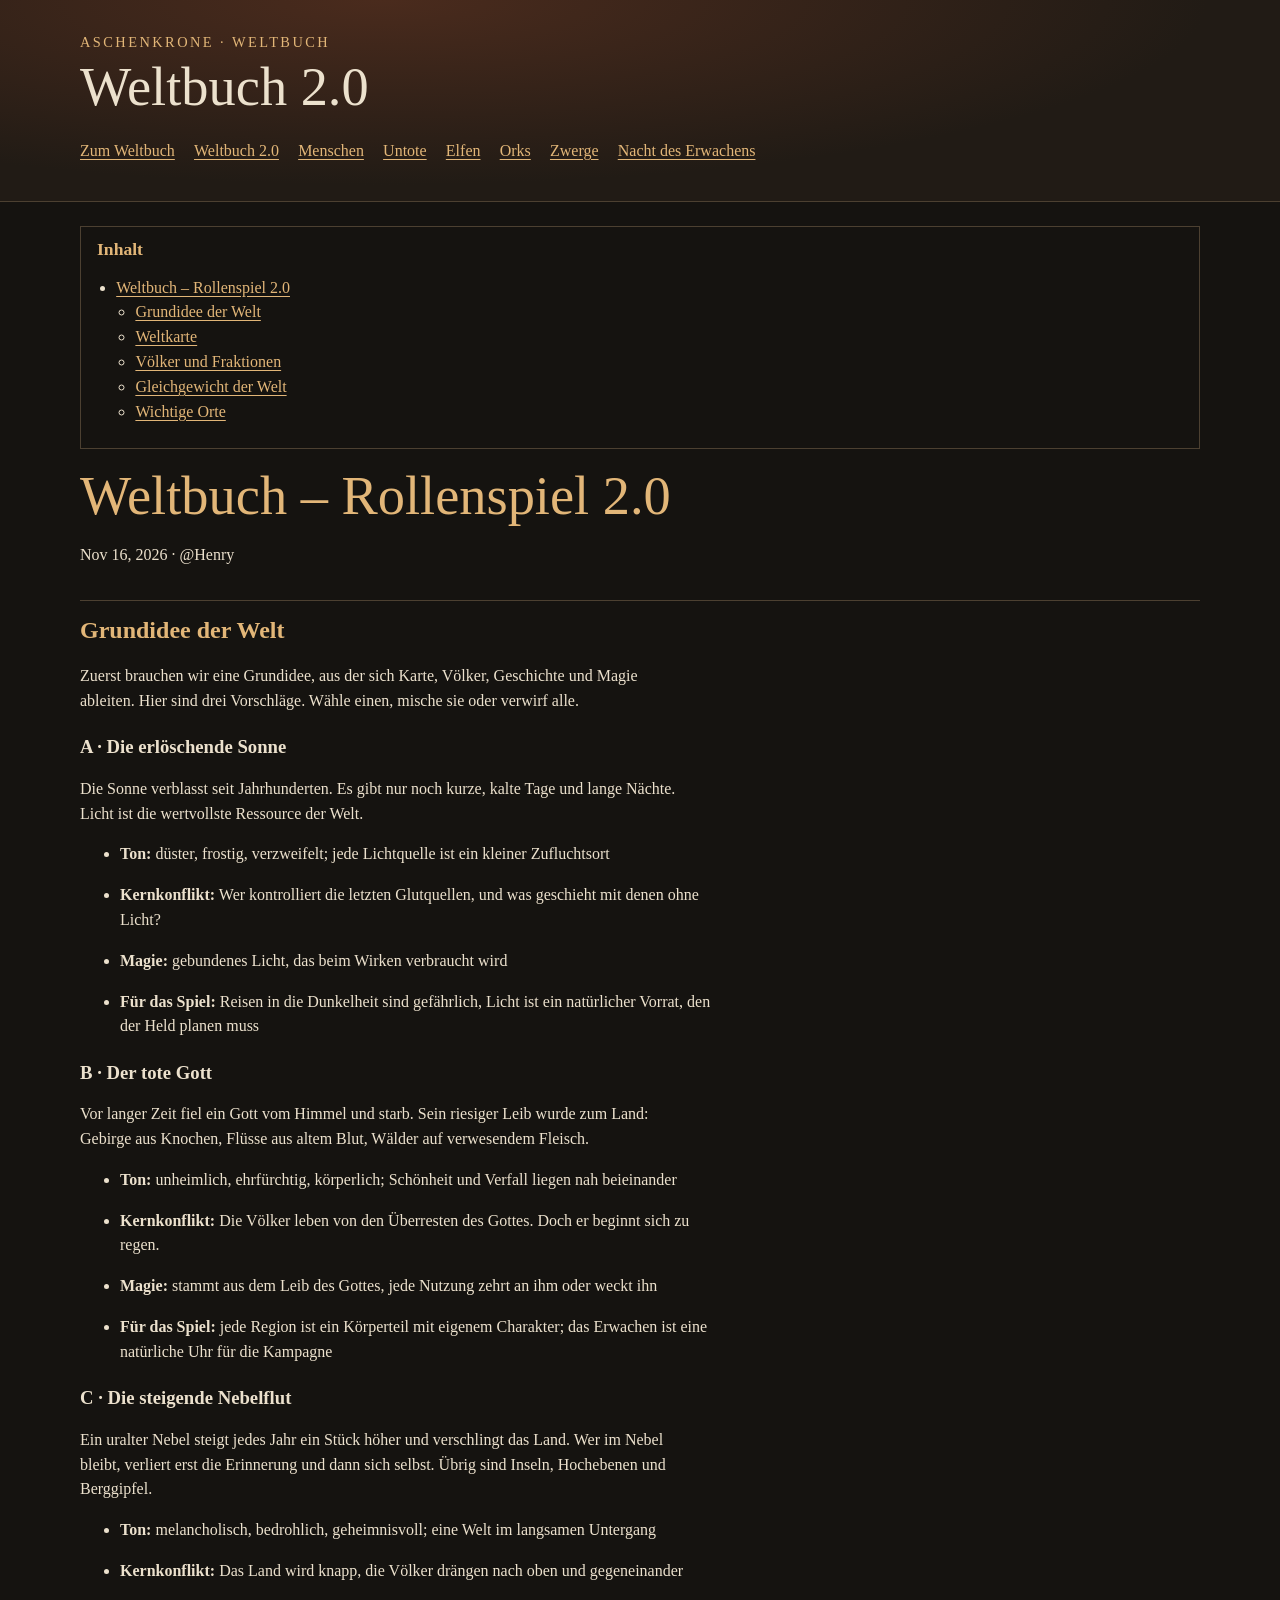
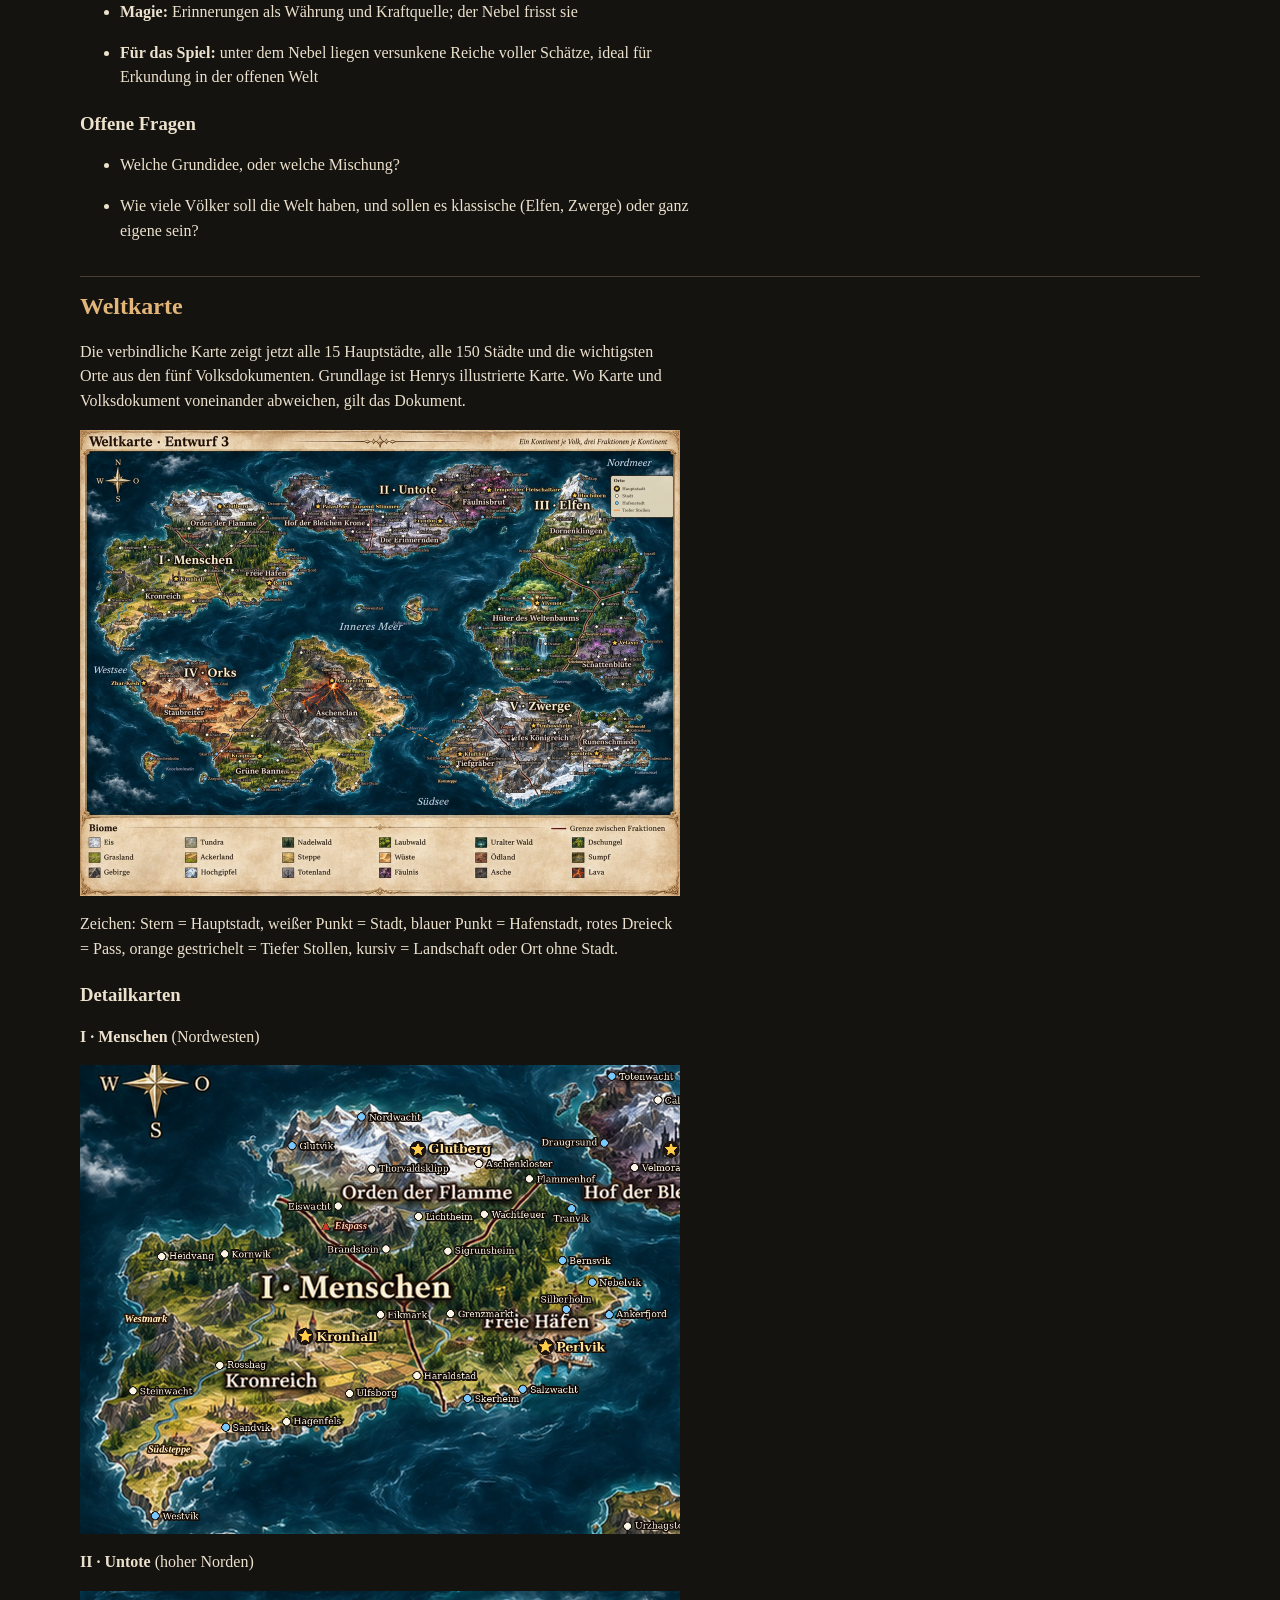
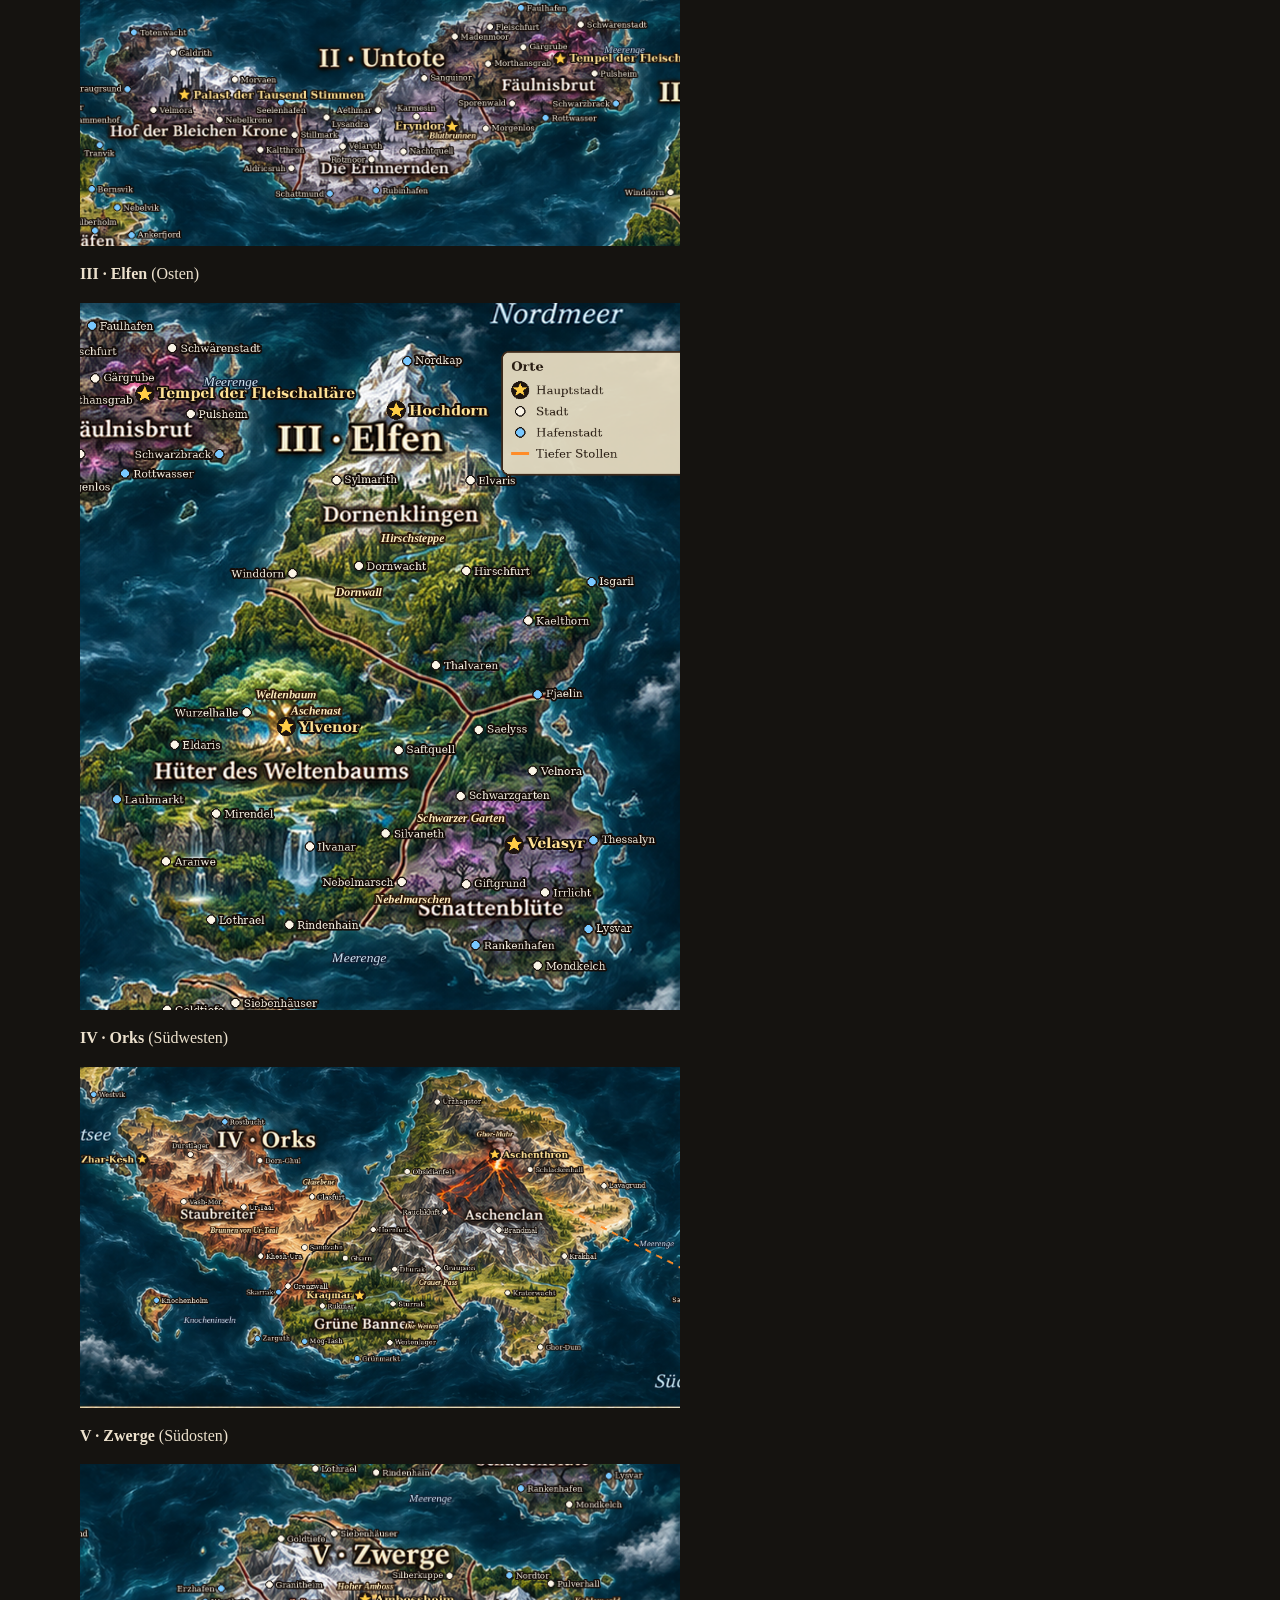
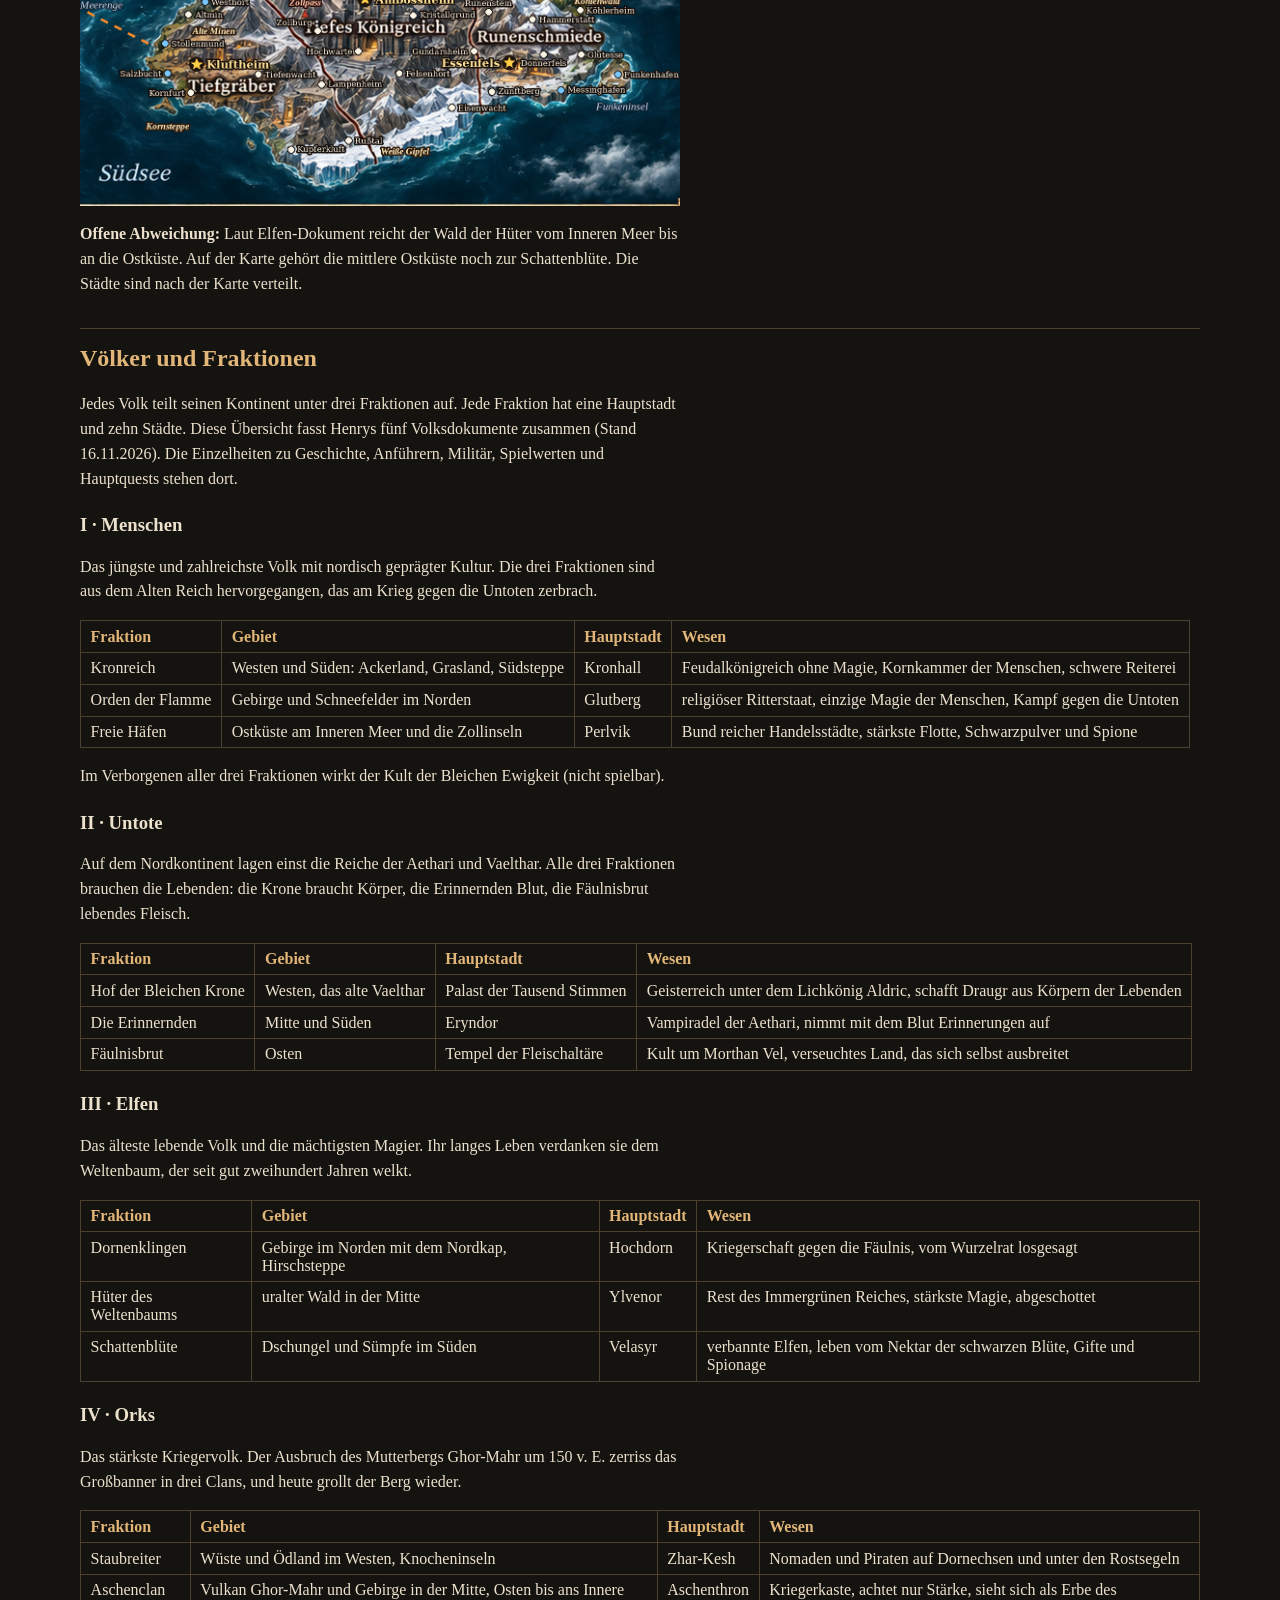
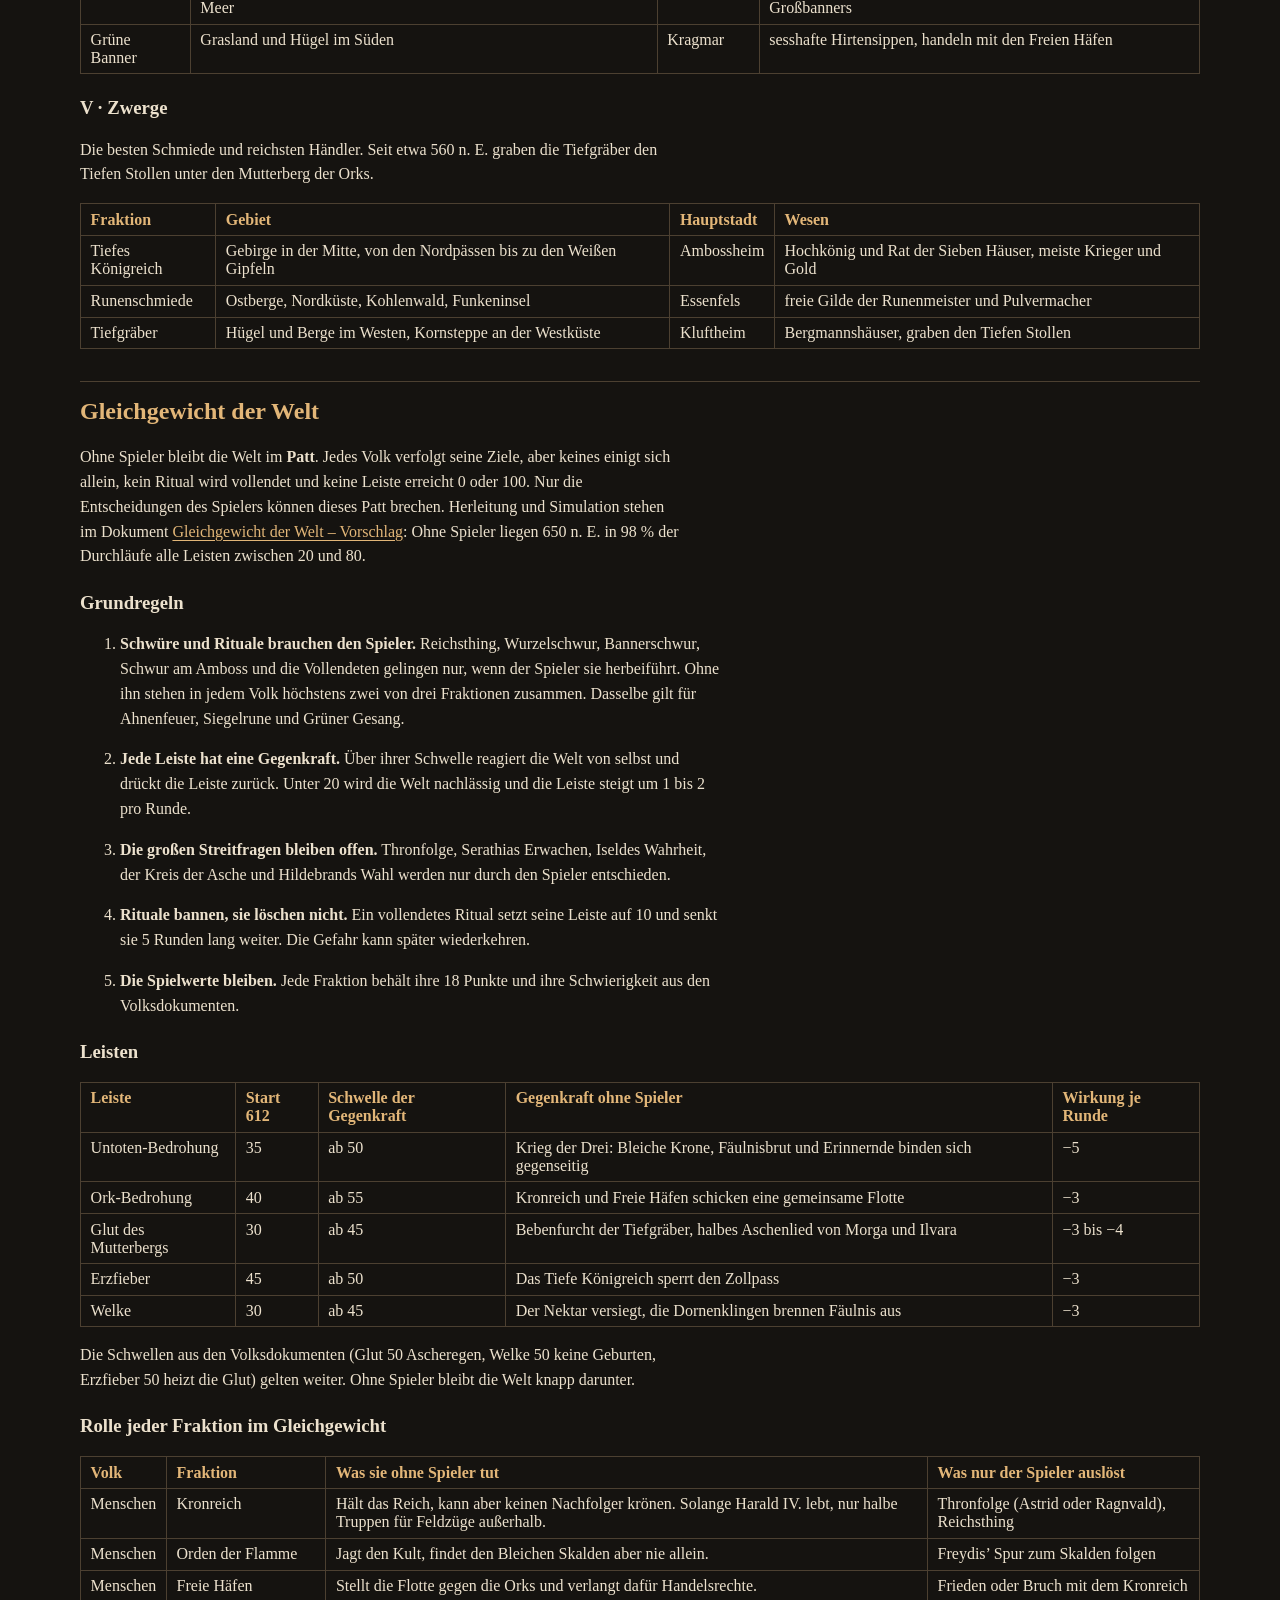
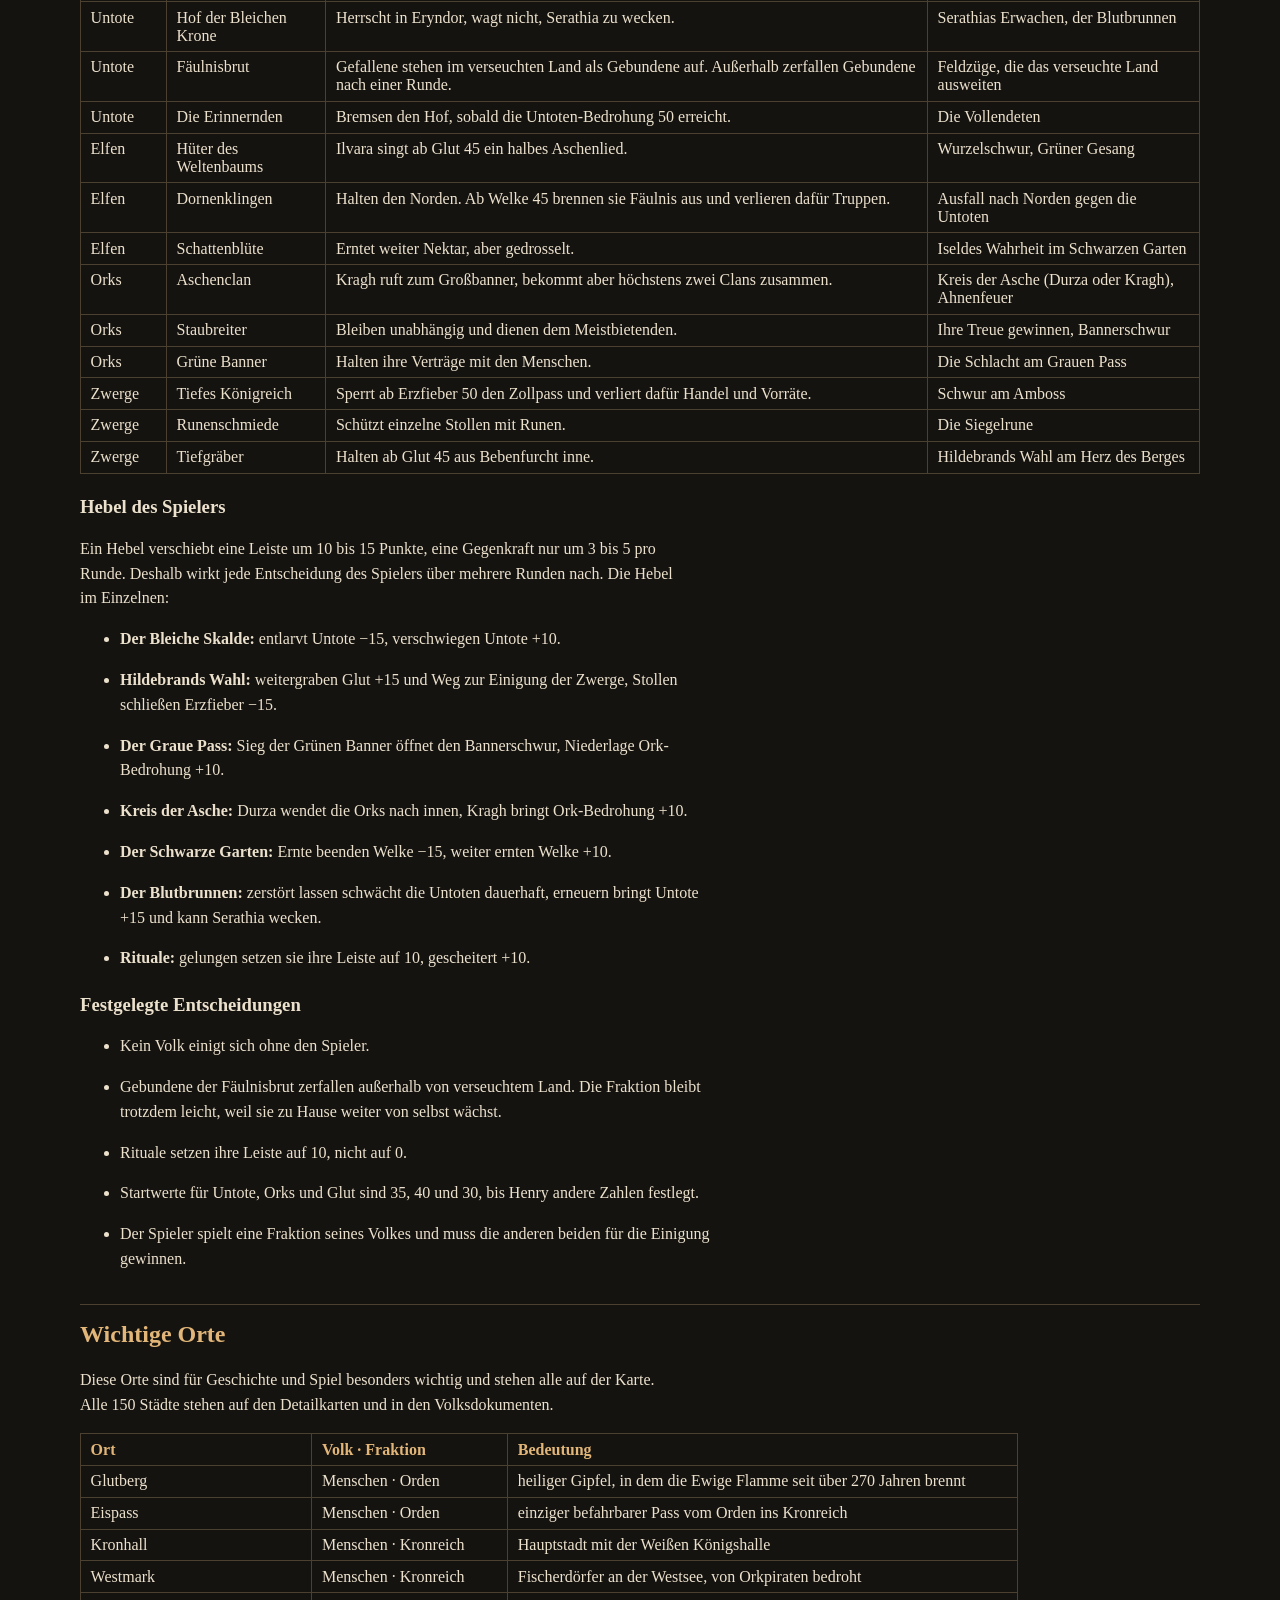
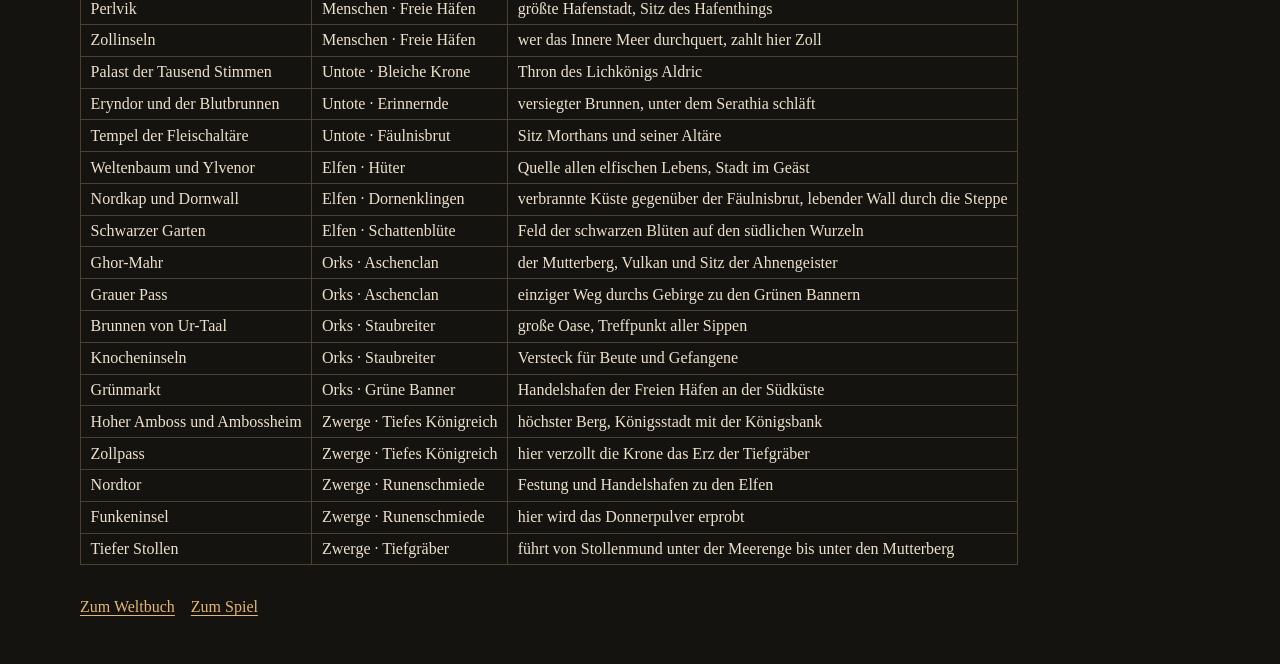
<file: lore/quellen/weltbuch.html>
<!doctype html>
<html lang="de">
<head>
  <meta charset="utf-8">
  <meta name="viewport" content="width=device-width, initial-scale=1">
  <title>Weltbuch 2.0 · Quellen · Aschenkrone</title>
  <link rel="stylesheet" href="../../bestiarium/stil.css">
  <link rel="stylesheet" href="../stil.css">
</head>
<body>
  <header class="masthead">
    <div class="wrap">
      <p class="wordmark">Aschenkrone · Weltbuch</p>
      <h1>Weltbuch 2.0</h1>
      <nav class="lore-nav" aria-label="Quelltexte">
        <a href="../index.html">Zum Weltbuch</a><a href="weltbuch.html">Weltbuch 2.0</a><a href="menschen.html">Menschen</a><a href="untote.html">Untote</a><a href="elfen.html">Elfen</a><a href="orks.html">Orks</a><a href="zwerge.html">Zwerge</a><a href="nacht-des-erwachens.html">Nacht des Erwachens</a>
      </nav>
    </div>
  </header>
  <main class="wrap lore quelltext">
<nav class="inhalt" aria-label="Inhalt">
<h2>Inhalt</h2>
<ul>
<li><a href="#weltbuch-rollenspiel-2.0" id="toc-weltbuch-rollenspiel-2.0">Weltbuch – Rollenspiel 2.0</a>
<ul>
<li><a href="#grundidee-der-welt" id="toc-grundidee-der-welt">Grundidee der Welt</a></li>
<li><a href="#weltkarte" id="toc-weltkarte">Weltkarte</a></li>
<li><a href="#völker-und-fraktionen" id="toc-völker-und-fraktionen">Völker und Fraktionen</a></li>
<li><a href="#gleichgewicht-der-welt" id="toc-gleichgewicht-der-welt">Gleichgewicht der Welt</a></li>
<li><a href="#wichtige-orte" id="toc-wichtige-orte">Wichtige Orte</a></li>
</ul></li>
</ul>
</nav>
<h1 id="weltbuch-rollenspiel-2.0">Weltbuch – Rollenspiel 2.0</h1>
<p>Nov 16, 2026 · @Henry</p>
<h2 id="grundidee-der-welt">Grundidee der Welt</h2>
<p>Zuerst brauchen wir eine Grundidee, aus der sich Karte, Völker, Geschichte und Magie ableiten. Hier sind drei Vorschläge. Wähle einen, mische sie oder verwirf alle.</p>
<h3 id="a-die-erlöschende-sonne">A · Die erlöschende Sonne</h3>
<p>Die Sonne verblasst seit Jahrhunderten. Es gibt nur noch kurze, kalte Tage und lange Nächte. Licht ist die wertvollste Ressource der Welt.</p>
<ul>
<li><p><strong>Ton:</strong> düster, frostig, verzweifelt; jede Lichtquelle ist ein kleiner Zufluchtsort</p></li>
<li><p><strong>Kernkonflikt:</strong> Wer kontrolliert die letzten Glutquellen, und was geschieht mit denen ohne Licht?</p></li>
<li><p><strong>Magie:</strong> gebundenes Licht, das beim Wirken verbraucht wird</p></li>
<li><p><strong>Für das Spiel:</strong> Reisen in die Dunkelheit sind gefährlich, Licht ist ein natürlicher Vorrat, den der Held planen muss</p></li>
</ul>
<h3 id="b-der-tote-gott">B · Der tote Gott</h3>
<p>Vor langer Zeit fiel ein Gott vom Himmel und starb. Sein riesiger Leib wurde zum Land: Gebirge aus Knochen, Flüsse aus altem Blut, Wälder auf verwesendem Fleisch.</p>
<ul>
<li><p><strong>Ton:</strong> unheimlich, ehrfürchtig, körperlich; Schönheit und Verfall liegen nah beieinander</p></li>
<li><p><strong>Kernkonflikt:</strong> Die Völker leben von den Überresten des Gottes. Doch er beginnt sich zu regen.</p></li>
<li><p><strong>Magie:</strong> stammt aus dem Leib des Gottes, jede Nutzung zehrt an ihm oder weckt ihn</p></li>
<li><p><strong>Für das Spiel:</strong> jede Region ist ein Körperteil mit eigenem Charakter; das Erwachen ist eine natürliche Uhr für die Kampagne</p></li>
</ul>
<h3 id="c-die-steigende-nebelflut">C · Die steigende Nebelflut</h3>
<p>Ein uralter Nebel steigt jedes Jahr ein Stück höher und verschlingt das Land. Wer im Nebel bleibt, verliert erst die Erinnerung und dann sich selbst. Übrig sind Inseln, Hochebenen und Berggipfel.</p>
<ul>
<li><p><strong>Ton:</strong> melancholisch, bedrohlich, geheimnisvoll; eine Welt im langsamen Untergang</p></li>
<li><p><strong>Kernkonflikt:</strong> Das Land wird knapp, die Völker drängen nach oben und gegeneinander</p></li>
<li><p><strong>Magie:</strong> Erinnerungen als Währung und Kraftquelle; der Nebel frisst sie</p></li>
<li><p><strong>Für das Spiel:</strong> unter dem Nebel liegen versunkene Reiche voller Schätze, ideal für Erkundung in der offenen Welt</p></li>
</ul>
<h3 id="offene-fragen">Offene Fragen</h3>
<ul>
<li><p>Welche Grundidee, oder welche Mischung?</p></li>
<li><p>Wie viele Völker soll die Welt haben, und sollen es klassische (Elfen, Zwerge) oder ganz eigene sein?</p></li>
</ul>
<h2 id="weltkarte">Weltkarte</h2>
<p>Die verbindliche Karte zeigt jetzt alle 15 Hauptstädte, alle 150 Städte und die wichtigsten Orte aus den fünf Volksdokumenten. Grundlage ist Henrys illustrierte Karte. Wo Karte und Volksdokument voneinander abweichen, gilt das Dokument.</p>
<p><img loading="lazy" src="bilder/weltbuch-1.jpg" /></p>
<p>Zeichen: Stern = Hauptstadt, weißer Punkt = Stadt, blauer Punkt = Hafenstadt, rotes Dreieck = Pass, orange gestrichelt = Tiefer Stollen, kursiv = Landschaft oder Ort ohne Stadt.</p>
<h3 id="detailkarten">Detailkarten</h3>
<p><strong>I · Menschen</strong> (Nordwesten)</p>
<p><img loading="lazy" src="bilder/weltbuch-2.png" alt="Detailkarte Menschen" /></p>
<p><strong>II · Untote</strong> (hoher Norden)</p>
<p><img loading="lazy" src="bilder/weltbuch-3.png" alt="Detailkarte Untote" /></p>
<p><strong>III · Elfen</strong> (Osten)</p>
<p><img loading="lazy" src="bilder/weltbuch-4.png" alt="Detailkarte Elfen" /></p>
<p><strong>IV · Orks</strong> (Südwesten)</p>
<p><img loading="lazy" src="bilder/weltbuch-5.png" alt="Detailkarte Orks" /></p>
<p><strong>V · Zwerge</strong> (Südosten)</p>
<p><img loading="lazy" src="bilder/weltbuch-6.png" alt="Detailkarte Zwerge" /></p>
<p><strong>Offene Abweichung:</strong> Laut Elfen-Dokument reicht der Wald der Hüter vom Inneren Meer bis an die Ostküste. Auf der Karte gehört die mittlere Ostküste noch zur Schattenblüte. Die Städte sind nach der Karte verteilt.</p>
<h2 id="völker-und-fraktionen">Völker und Fraktionen</h2>
<p>Jedes Volk teilt seinen Kontinent unter drei Fraktionen auf. Jede Fraktion hat eine Hauptstadt und zehn Städte. Diese Übersicht fasst Henrys fünf Volksdokumente zusammen (Stand 16.11.2026). Die Einzelheiten zu Geschichte, Anführern, Militär, Spielwerten und Hauptquests stehen dort.</p>
<h3 id="i-menschen">I · Menschen</h3>
<p>Das jüngste und zahlreichste Volk mit nordisch geprägter Kultur. Die drei Fraktionen sind aus dem Alten Reich hervorgegangen, das am Krieg gegen die Untoten zerbrach.</p>
<table>
<colgroup>
<col />
<col />
<col />
<col />
</colgroup>
<thead>
<tr class="header">
<th>Fraktion</th>
<th>Gebiet</th>
<th>Hauptstadt</th>
<th>Wesen</th>
</tr>
</thead>
<tbody>
<tr class="odd">
<td>Kronreich</td>
<td>Westen und Süden: Ackerland, Grasland, Südsteppe</td>
<td>Kronhall</td>
<td>Feudalkönigreich ohne Magie, Kornkammer der Menschen, schwere Reiterei</td>
</tr>
<tr class="even">
<td>Orden der Flamme</td>
<td>Gebirge und Schneefelder im Norden</td>
<td>Glutberg</td>
<td>religiöser Ritterstaat, einzige Magie der Menschen, Kampf gegen die Untoten</td>
</tr>
<tr class="odd">
<td>Freie Häfen</td>
<td>Ostküste am Inneren Meer und die Zollinseln</td>
<td>Perlvik</td>
<td>Bund reicher Handelsstädte, stärkste Flotte, Schwarzpulver und Spione</td>
</tr>
</tbody>
</table>
<p>Im Verborgenen aller drei Fraktionen wirkt der Kult der Bleichen Ewigkeit (nicht spielbar).</p>
<h3 id="ii-untote">II · Untote</h3>
<p>Auf dem Nordkontinent lagen einst die Reiche der Aethari und Vaelthar. Alle drei Fraktionen brauchen die Lebenden: die Krone braucht Körper, die Erinnernden Blut, die Fäulnisbrut lebendes Fleisch.</p>
<table>
<colgroup>
<col />
<col />
<col />
<col />
</colgroup>
<thead>
<tr class="header">
<th>Fraktion</th>
<th>Gebiet</th>
<th>Hauptstadt</th>
<th>Wesen</th>
</tr>
</thead>
<tbody>
<tr class="odd">
<td>Hof der Bleichen Krone</td>
<td>Westen, das alte Vaelthar</td>
<td>Palast der Tausend Stimmen</td>
<td>Geisterreich unter dem Lichkönig Aldric, schafft Draugr aus Körpern der Lebenden</td>
</tr>
<tr class="even">
<td>Die Erinnernden</td>
<td>Mitte und Süden</td>
<td>Eryndor</td>
<td>Vampiradel der Aethari, nimmt mit dem Blut Erinnerungen auf</td>
</tr>
<tr class="odd">
<td>Fäulnisbrut</td>
<td>Osten</td>
<td>Tempel der Fleischaltäre</td>
<td>Kult um Morthan Vel, verseuchtes Land, das sich selbst ausbreitet</td>
</tr>
</tbody>
</table>
<h3 id="iii-elfen">III · Elfen</h3>
<p>Das älteste lebende Volk und die mächtigsten Magier. Ihr langes Leben verdanken sie dem Weltenbaum, der seit gut zweihundert Jahren welkt.</p>
<table>
<colgroup>
<col />
<col />
<col />
<col />
</colgroup>
<thead>
<tr class="header">
<th>Fraktion</th>
<th>Gebiet</th>
<th>Hauptstadt</th>
<th>Wesen</th>
</tr>
</thead>
<tbody>
<tr class="odd">
<td>Dornenklingen</td>
<td>Gebirge im Norden mit dem Nordkap, Hirschsteppe</td>
<td>Hochdorn</td>
<td>Kriegerschaft gegen die Fäulnis, vom Wurzelrat losgesagt</td>
</tr>
<tr class="even">
<td>Hüter des Weltenbaums</td>
<td>uralter Wald in der Mitte</td>
<td>Ylvenor</td>
<td>Rest des Immergrünen Reiches, stärkste Magie, abgeschottet</td>
</tr>
<tr class="odd">
<td>Schattenblüte</td>
<td>Dschungel und Sümpfe im Süden</td>
<td>Velasyr</td>
<td>verbannte Elfen, leben vom Nektar der schwarzen Blüte, Gifte und Spionage</td>
</tr>
</tbody>
</table>
<h3 id="iv-orks">IV · Orks</h3>
<p>Das stärkste Kriegervolk. Der Ausbruch des Mutterbergs Ghor-Mahr um 150 v. E. zerriss das Großbanner in drei Clans, und heute grollt der Berg wieder.</p>
<table>
<colgroup>
<col />
<col />
<col />
<col />
</colgroup>
<thead>
<tr class="header">
<th>Fraktion</th>
<th>Gebiet</th>
<th>Hauptstadt</th>
<th>Wesen</th>
</tr>
</thead>
<tbody>
<tr class="odd">
<td>Staubreiter</td>
<td>Wüste und Ödland im Westen, Knocheninseln</td>
<td>Zhar-Kesh</td>
<td>Nomaden und Piraten auf Dornechsen und unter den Rostsegeln</td>
</tr>
<tr class="even">
<td>Aschenclan</td>
<td>Vulkan Ghor-Mahr und Gebirge in der Mitte, Osten bis ans Innere Meer</td>
<td>Aschenthron</td>
<td>Kriegerkaste, achtet nur Stärke, sieht sich als Erbe des Großbanners</td>
</tr>
<tr class="odd">
<td>Grüne Banner</td>
<td>Grasland und Hügel im Süden</td>
<td>Kragmar</td>
<td>sesshafte Hirtensippen, handeln mit den Freien Häfen</td>
</tr>
</tbody>
</table>
<h3 id="v-zwerge">V · Zwerge</h3>
<p>Die besten Schmiede und reichsten Händler. Seit etwa 560 n. E. graben die Tiefgräber den Tiefen Stollen unter den Mutterberg der Orks.</p>
<table>
<colgroup>
<col />
<col />
<col />
<col />
</colgroup>
<thead>
<tr class="header">
<th>Fraktion</th>
<th>Gebiet</th>
<th>Hauptstadt</th>
<th>Wesen</th>
</tr>
</thead>
<tbody>
<tr class="odd">
<td>Tiefes Königreich</td>
<td>Gebirge in der Mitte, von den Nordpässen bis zu den Weißen Gipfeln</td>
<td>Ambossheim</td>
<td>Hochkönig und Rat der Sieben Häuser, meiste Krieger und Gold</td>
</tr>
<tr class="even">
<td>Runenschmiede</td>
<td>Ostberge, Nordküste, Kohlenwald, Funkeninsel</td>
<td>Essenfels</td>
<td>freie Gilde der Runenmeister und Pulvermacher</td>
</tr>
<tr class="odd">
<td>Tiefgräber</td>
<td>Hügel und Berge im Westen, Kornsteppe an der Westküste</td>
<td>Kluftheim</td>
<td>Bergmannshäuser, graben den Tiefen Stollen</td>
</tr>
</tbody>
</table>
<h2 id="gleichgewicht-der-welt">Gleichgewicht der Welt</h2>
<p>Ohne Spieler bleibt die Welt im <strong>Patt</strong>. Jedes Volk verfolgt seine Ziele, aber keines einigt sich allein, kein Ritual wird vollendet und keine Leiste erreicht 0 oder 100. Nur die Entscheidungen des Spielers können dieses Patt brechen. Herleitung und Simulation stehen im Dokument <a href="https://claude.ai/artifact/7uzDwy75tax3QEFWBY9BnK">Gleichgewicht der Welt – Vorschlag</a>: Ohne Spieler liegen 650 n. E. in 98 % der Durchläufe alle Leisten zwischen 20 und 80.</p>
<h3 id="grundregeln">Grundregeln</h3>
<ol type="1">
<li><p><strong>Schwüre und Rituale brauchen den Spieler.</strong> Reichsthing, Wurzelschwur, Bannerschwur, Schwur am Amboss und die Vollendeten gelingen nur, wenn der Spieler sie herbeiführt. Ohne ihn stehen in jedem Volk höchstens zwei von drei Fraktionen zusammen. Dasselbe gilt für Ahnenfeuer, Siegelrune und Grüner Gesang.</p></li>
<li><p><strong>Jede Leiste hat eine Gegenkraft.</strong> Über ihrer Schwelle reagiert die Welt von selbst und drückt die Leiste zurück. Unter 20 wird die Welt nachlässig und die Leiste steigt um 1 bis 2 pro Runde.</p></li>
<li><p><strong>Die großen Streitfragen bleiben offen.</strong> Thronfolge, Serathias Erwachen, Iseldes Wahrheit, der Kreis der Asche und Hildebrands Wahl werden nur durch den Spieler entschieden.</p></li>
<li><p><strong>Rituale bannen, sie löschen nicht.</strong> Ein vollendetes Ritual setzt seine Leiste auf 10 und senkt sie 5 Runden lang weiter. Die Gefahr kann später wiederkehren.</p></li>
<li><p><strong>Die Spielwerte bleiben.</strong> Jede Fraktion behält ihre 18 Punkte und ihre Schwierigkeit aus den Volksdokumenten.</p></li>
</ol>
<h3 id="leisten">Leisten</h3>
<table>
<colgroup>
<col />
<col />
<col />
<col />
<col />
</colgroup>
<thead>
<tr class="header">
<th>Leiste</th>
<th>Start 612</th>
<th>Schwelle der Gegenkraft</th>
<th>Gegenkraft ohne Spieler</th>
<th>Wirkung je Runde</th>
</tr>
</thead>
<tbody>
<tr class="odd">
<td>Untoten-Bedrohung</td>
<td>35</td>
<td>ab 50</td>
<td>Krieg der Drei: Bleiche Krone, Fäulnisbrut und Erinnernde binden sich gegenseitig</td>
<td>−5</td>
</tr>
<tr class="even">
<td>Ork-Bedrohung</td>
<td>40</td>
<td>ab 55</td>
<td>Kronreich und Freie Häfen schicken eine gemeinsame Flotte</td>
<td>−3</td>
</tr>
<tr class="odd">
<td>Glut des Mutterbergs</td>
<td>30</td>
<td>ab 45</td>
<td>Bebenfurcht der Tiefgräber, halbes Aschenlied von Morga und Ilvara</td>
<td>−3 bis −4</td>
</tr>
<tr class="even">
<td>Erzfieber</td>
<td>45</td>
<td>ab 50</td>
<td>Das Tiefe Königreich sperrt den Zollpass</td>
<td>−3</td>
</tr>
<tr class="odd">
<td>Welke</td>
<td>30</td>
<td>ab 45</td>
<td>Der Nektar versiegt, die Dornenklingen brennen Fäulnis aus</td>
<td>−3</td>
</tr>
</tbody>
</table>
<p>Die Schwellen aus den Volksdokumenten (Glut 50 Ascheregen, Welke 50 keine Geburten, Erzfieber 50 heizt die Glut) gelten weiter. Ohne Spieler bleibt die Welt knapp darunter.</p>
<h3 id="rolle-jeder-fraktion-im-gleichgewicht">Rolle jeder Fraktion im Gleichgewicht</h3>
<table>
<colgroup>
<col />
<col />
<col />
<col />
</colgroup>
<thead>
<tr class="header">
<th>Volk</th>
<th>Fraktion</th>
<th>Was sie ohne Spieler tut</th>
<th>Was nur der Spieler auslöst</th>
</tr>
</thead>
<tbody>
<tr class="odd">
<td>Menschen</td>
<td>Kronreich</td>
<td>Hält das Reich, kann aber keinen Nachfolger krönen. Solange Harald IV. lebt, nur halbe Truppen für Feldzüge außerhalb.</td>
<td>Thronfolge (Astrid oder Ragnvald), Reichsthing</td>
</tr>
<tr class="even">
<td>Menschen</td>
<td>Orden der Flamme</td>
<td>Jagt den Kult, findet den Bleichen Skalden aber nie allein.</td>
<td>Freydis’ Spur zum Skalden folgen</td>
</tr>
<tr class="odd">
<td>Menschen</td>
<td>Freie Häfen</td>
<td>Stellt die Flotte gegen die Orks und verlangt dafür Handelsrechte.</td>
<td>Frieden oder Bruch mit dem Kronreich</td>
</tr>
<tr class="even">
<td>Untote</td>
<td>Hof der Bleichen Krone</td>
<td>Herrscht in Eryndor, wagt nicht, Serathia zu wecken.</td>
<td>Serathias Erwachen, der Blutbrunnen</td>
</tr>
<tr class="odd">
<td>Untote</td>
<td>Fäulnisbrut</td>
<td>Gefallene stehen im verseuchten Land als Gebundene auf. Außerhalb zerfallen Gebundene nach einer Runde.</td>
<td>Feldzüge, die das verseuchte Land ausweiten</td>
</tr>
<tr class="even">
<td>Untote</td>
<td>Die Erinnernden</td>
<td>Bremsen den Hof, sobald die Untoten-Bedrohung 50 erreicht.</td>
<td>Die Vollendeten</td>
</tr>
<tr class="odd">
<td>Elfen</td>
<td>Hüter des Weltenbaums</td>
<td>Ilvara singt ab Glut 45 ein halbes Aschenlied.</td>
<td>Wurzelschwur, Grüner Gesang</td>
</tr>
<tr class="even">
<td>Elfen</td>
<td>Dornenklingen</td>
<td>Halten den Norden. Ab Welke 45 brennen sie Fäulnis aus und verlieren dafür Truppen.</td>
<td>Ausfall nach Norden gegen die Untoten</td>
</tr>
<tr class="odd">
<td>Elfen</td>
<td>Schattenblüte</td>
<td>Erntet weiter Nektar, aber gedrosselt.</td>
<td>Iseldes Wahrheit im Schwarzen Garten</td>
</tr>
<tr class="even">
<td>Orks</td>
<td>Aschenclan</td>
<td>Kragh ruft zum Großbanner, bekommt aber höchstens zwei Clans zusammen.</td>
<td>Kreis der Asche (Durza oder Kragh), Ahnenfeuer</td>
</tr>
<tr class="odd">
<td>Orks</td>
<td>Staubreiter</td>
<td>Bleiben unabhängig und dienen dem Meistbietenden.</td>
<td>Ihre Treue gewinnen, Bannerschwur</td>
</tr>
<tr class="even">
<td>Orks</td>
<td>Grüne Banner</td>
<td>Halten ihre Verträge mit den Menschen.</td>
<td>Die Schlacht am Grauen Pass</td>
</tr>
<tr class="odd">
<td>Zwerge</td>
<td>Tiefes Königreich</td>
<td>Sperrt ab Erzfieber 50 den Zollpass und verliert dafür Handel und Vorräte.</td>
<td>Schwur am Amboss</td>
</tr>
<tr class="even">
<td>Zwerge</td>
<td>Runenschmiede</td>
<td>Schützt einzelne Stollen mit Runen.</td>
<td>Die Siegelrune</td>
</tr>
<tr class="odd">
<td>Zwerge</td>
<td>Tiefgräber</td>
<td>Halten ab Glut 45 aus Bebenfurcht inne.</td>
<td>Hildebrands Wahl am Herz des Berges</td>
</tr>
</tbody>
</table>
<h3 id="hebel-des-spielers">Hebel des Spielers</h3>
<p>Ein Hebel verschiebt eine Leiste um 10 bis 15 Punkte, eine Gegenkraft nur um 3 bis 5 pro Runde. Deshalb wirkt jede Entscheidung des Spielers über mehrere Runden nach. Die Hebel im Einzelnen:</p>
<ul>
<li><p><strong>Der Bleiche Skalde:</strong> entlarvt Untote −15, verschwiegen Untote +10.</p></li>
<li><p><strong>Hildebrands Wahl:</strong> weitergraben Glut +15 und Weg zur Einigung der Zwerge, Stollen schließen Erzfieber −15.</p></li>
<li><p><strong>Der Graue Pass:</strong> Sieg der Grünen Banner öffnet den Bannerschwur, Niederlage Ork-Bedrohung +10.</p></li>
<li><p><strong>Kreis der Asche:</strong> Durza wendet die Orks nach innen, Kragh bringt Ork-Bedrohung +10.</p></li>
<li><p><strong>Der Schwarze Garten:</strong> Ernte beenden Welke −15, weiter ernten Welke +10.</p></li>
<li><p><strong>Der Blutbrunnen:</strong> zerstört lassen schwächt die Untoten dauerhaft, erneuern bringt Untote +15 und kann Serathia wecken.</p></li>
<li><p><strong>Rituale:</strong> gelungen setzen sie ihre Leiste auf 10, gescheitert +10.</p></li>
</ul>
<h3 id="festgelegte-entscheidungen">Festgelegte Entscheidungen</h3>
<ul>
<li><p>Kein Volk einigt sich ohne den Spieler.</p></li>
<li><p>Gebundene der Fäulnisbrut zerfallen außerhalb von verseuchtem Land. Die Fraktion bleibt trotzdem leicht, weil sie zu Hause weiter von selbst wächst.</p></li>
<li><p>Rituale setzen ihre Leiste auf 10, nicht auf 0.</p></li>
<li><p>Startwerte für Untote, Orks und Glut sind 35, 40 und 30, bis Henry andere Zahlen festlegt.</p></li>
<li><p>Der Spieler spielt eine Fraktion seines Volkes und muss die anderen beiden für die Einigung gewinnen.</p></li>
</ul>
<h2 id="wichtige-orte">Wichtige Orte</h2>
<p>Diese Orte sind für Geschichte und Spiel besonders wichtig und stehen alle auf der Karte. Alle 150 Städte stehen auf den Detailkarten und in den Volksdokumenten.</p>
<table>
<colgroup>
<col />
<col />
<col />
</colgroup>
<thead>
<tr class="header">
<th>Ort</th>
<th>Volk · Fraktion</th>
<th>Bedeutung</th>
</tr>
</thead>
<tbody>
<tr class="odd">
<td>Glutberg</td>
<td>Menschen · Orden</td>
<td>heiliger Gipfel, in dem die Ewige Flamme seit über 270 Jahren brennt</td>
</tr>
<tr class="even">
<td>Eispass</td>
<td>Menschen · Orden</td>
<td>einziger befahrbarer Pass vom Orden ins Kronreich</td>
</tr>
<tr class="odd">
<td>Kronhall</td>
<td>Menschen · Kronreich</td>
<td>Hauptstadt mit der Weißen Königshalle</td>
</tr>
<tr class="even">
<td>Westmark</td>
<td>Menschen · Kronreich</td>
<td>Fischerdörfer an der Westsee, von Orkpiraten bedroht</td>
</tr>
<tr class="odd">
<td>Perlvik</td>
<td>Menschen · Freie Häfen</td>
<td>größte Hafenstadt, Sitz des Hafenthings</td>
</tr>
<tr class="even">
<td>Zollinseln</td>
<td>Menschen · Freie Häfen</td>
<td>wer das Innere Meer durchquert, zahlt hier Zoll</td>
</tr>
<tr class="odd">
<td>Palast der Tausend Stimmen</td>
<td>Untote · Bleiche Krone</td>
<td>Thron des Lichkönigs Aldric</td>
</tr>
<tr class="even">
<td>Eryndor und der Blutbrunnen</td>
<td>Untote · Erinnernde</td>
<td>versiegter Brunnen, unter dem Serathia schläft</td>
</tr>
<tr class="odd">
<td>Tempel der Fleischaltäre</td>
<td>Untote · Fäulnisbrut</td>
<td>Sitz Morthans und seiner Altäre</td>
</tr>
<tr class="even">
<td>Weltenbaum und Ylvenor</td>
<td>Elfen · Hüter</td>
<td>Quelle allen elfischen Lebens, Stadt im Geäst</td>
</tr>
<tr class="odd">
<td>Nordkap und Dornwall</td>
<td>Elfen · Dornenklingen</td>
<td>verbrannte Küste gegenüber der Fäulnisbrut, lebender Wall durch die Steppe</td>
</tr>
<tr class="even">
<td>Schwarzer Garten</td>
<td>Elfen · Schattenblüte</td>
<td>Feld der schwarzen Blüten auf den südlichen Wurzeln</td>
</tr>
<tr class="odd">
<td>Ghor-Mahr</td>
<td>Orks · Aschenclan</td>
<td>der Mutterberg, Vulkan und Sitz der Ahnengeister</td>
</tr>
<tr class="even">
<td>Grauer Pass</td>
<td>Orks · Aschenclan</td>
<td>einziger Weg durchs Gebirge zu den Grünen Bannern</td>
</tr>
<tr class="odd">
<td>Brunnen von Ur-Taal</td>
<td>Orks · Staubreiter</td>
<td>große Oase, Treffpunkt aller Sippen</td>
</tr>
<tr class="even">
<td>Knocheninseln</td>
<td>Orks · Staubreiter</td>
<td>Versteck für Beute und Gefangene</td>
</tr>
<tr class="odd">
<td>Grünmarkt</td>
<td>Orks · Grüne Banner</td>
<td>Handelshafen der Freien Häfen an der Südküste</td>
</tr>
<tr class="even">
<td>Hoher Amboss und Ambossheim</td>
<td>Zwerge · Tiefes Königreich</td>
<td>höchster Berg, Königsstadt mit der Königsbank</td>
</tr>
<tr class="odd">
<td>Zollpass</td>
<td>Zwerge · Tiefes Königreich</td>
<td>hier verzollt die Krone das Erz der Tiefgräber</td>
</tr>
<tr class="even">
<td>Nordtor</td>
<td>Zwerge · Runenschmiede</td>
<td>Festung und Handelshafen zu den Elfen</td>
</tr>
<tr class="odd">
<td>Funkeninsel</td>
<td>Zwerge · Runenschmiede</td>
<td>hier wird das Donnerpulver erprobt</td>
</tr>
<tr class="even">
<td>Tiefer Stollen</td>
<td>Zwerge · Tiefgräber</td>
<td>führt von Stollenmund unter der Meerenge bis unter den Mutterberg</td>
</tr>
</tbody>
</table>

    <footer><a href="../index.html">Zum Weltbuch</a><a href="../../index.html">Zum Spiel</a></footer>
  </main>
</body>
</html>
</file>
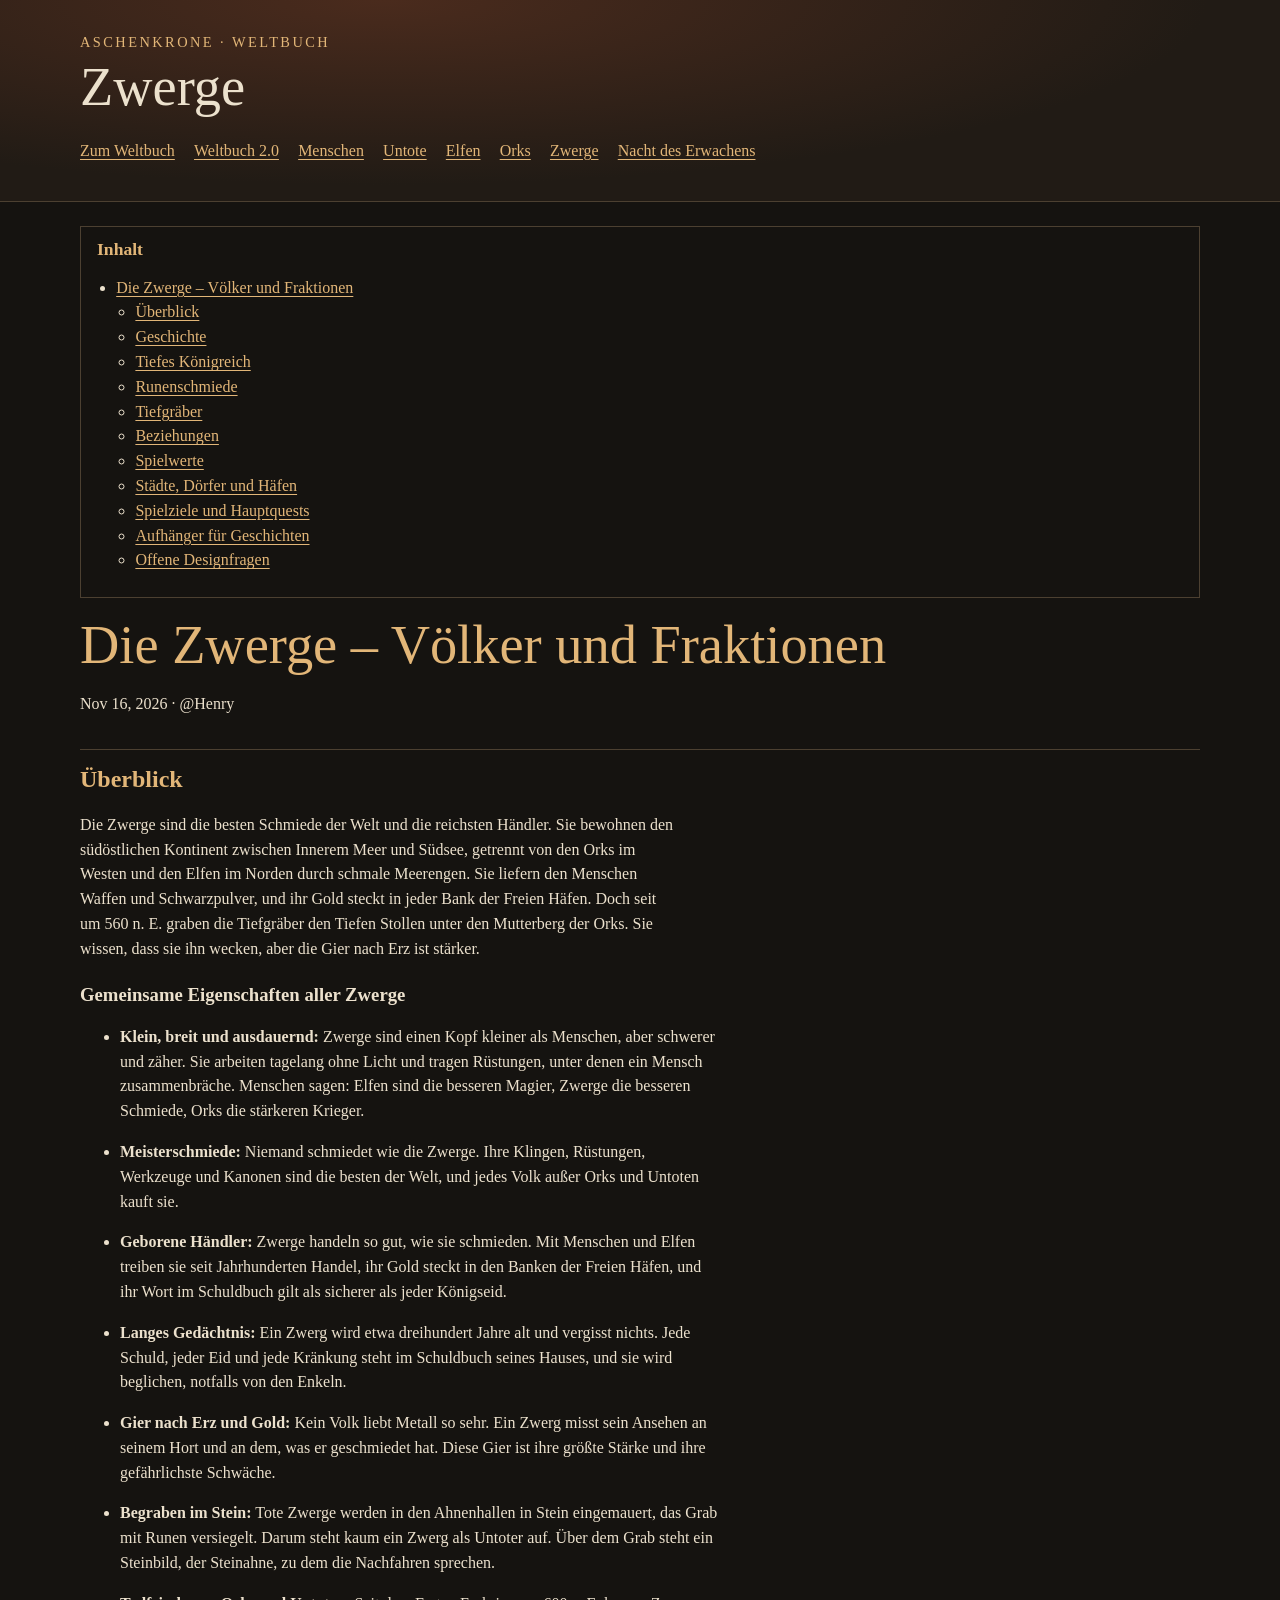
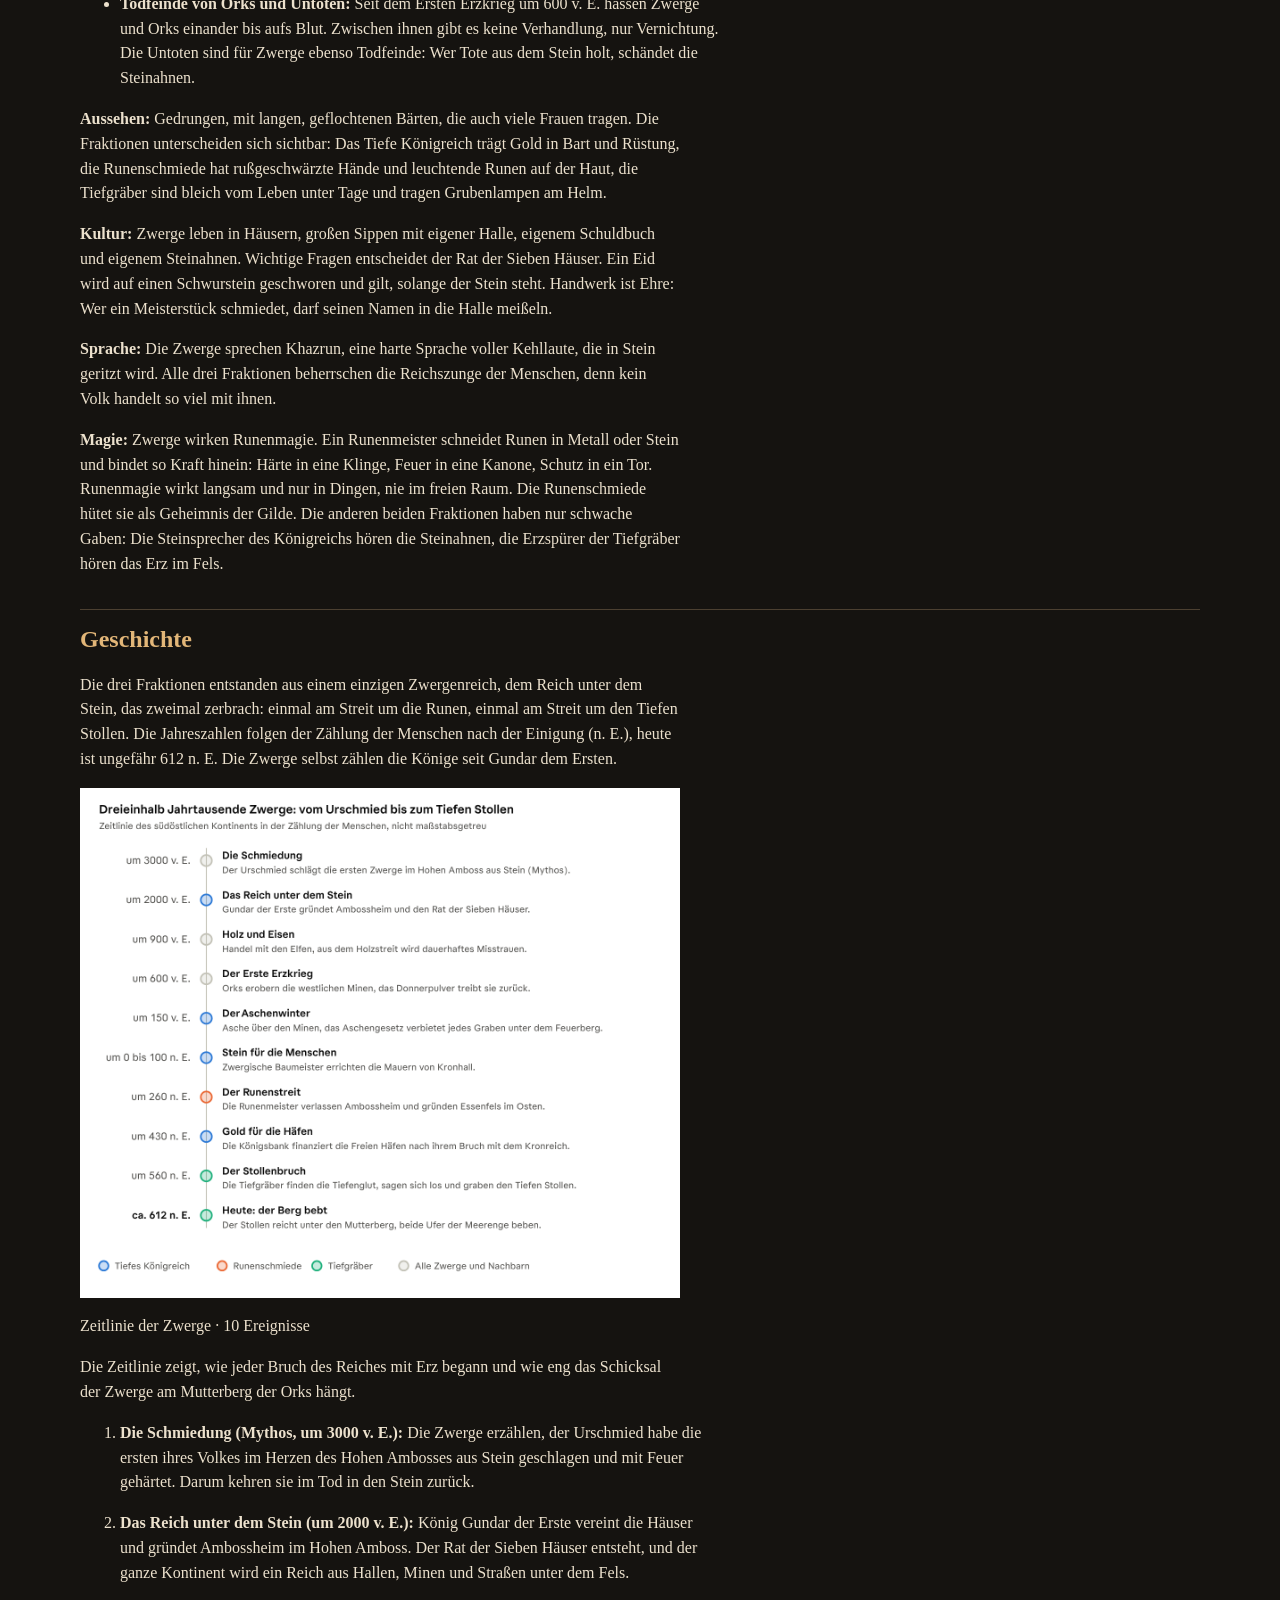
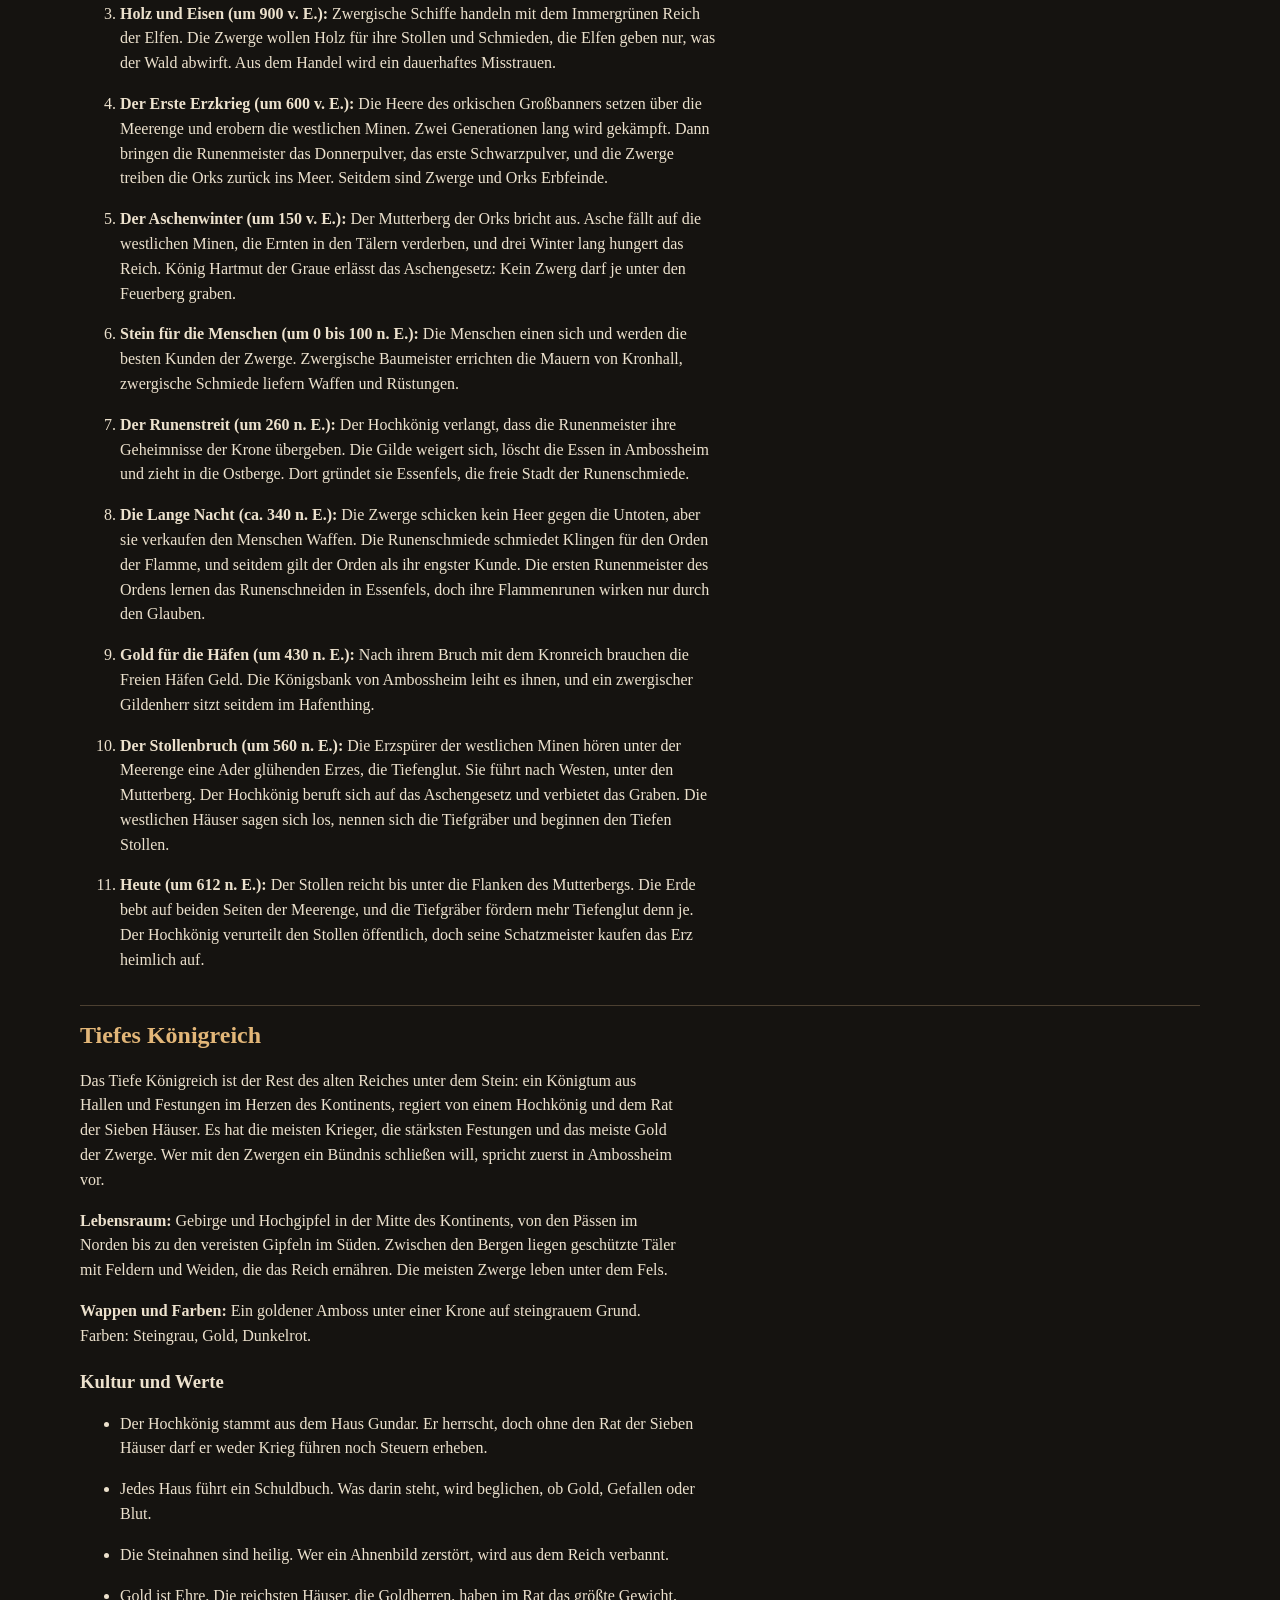
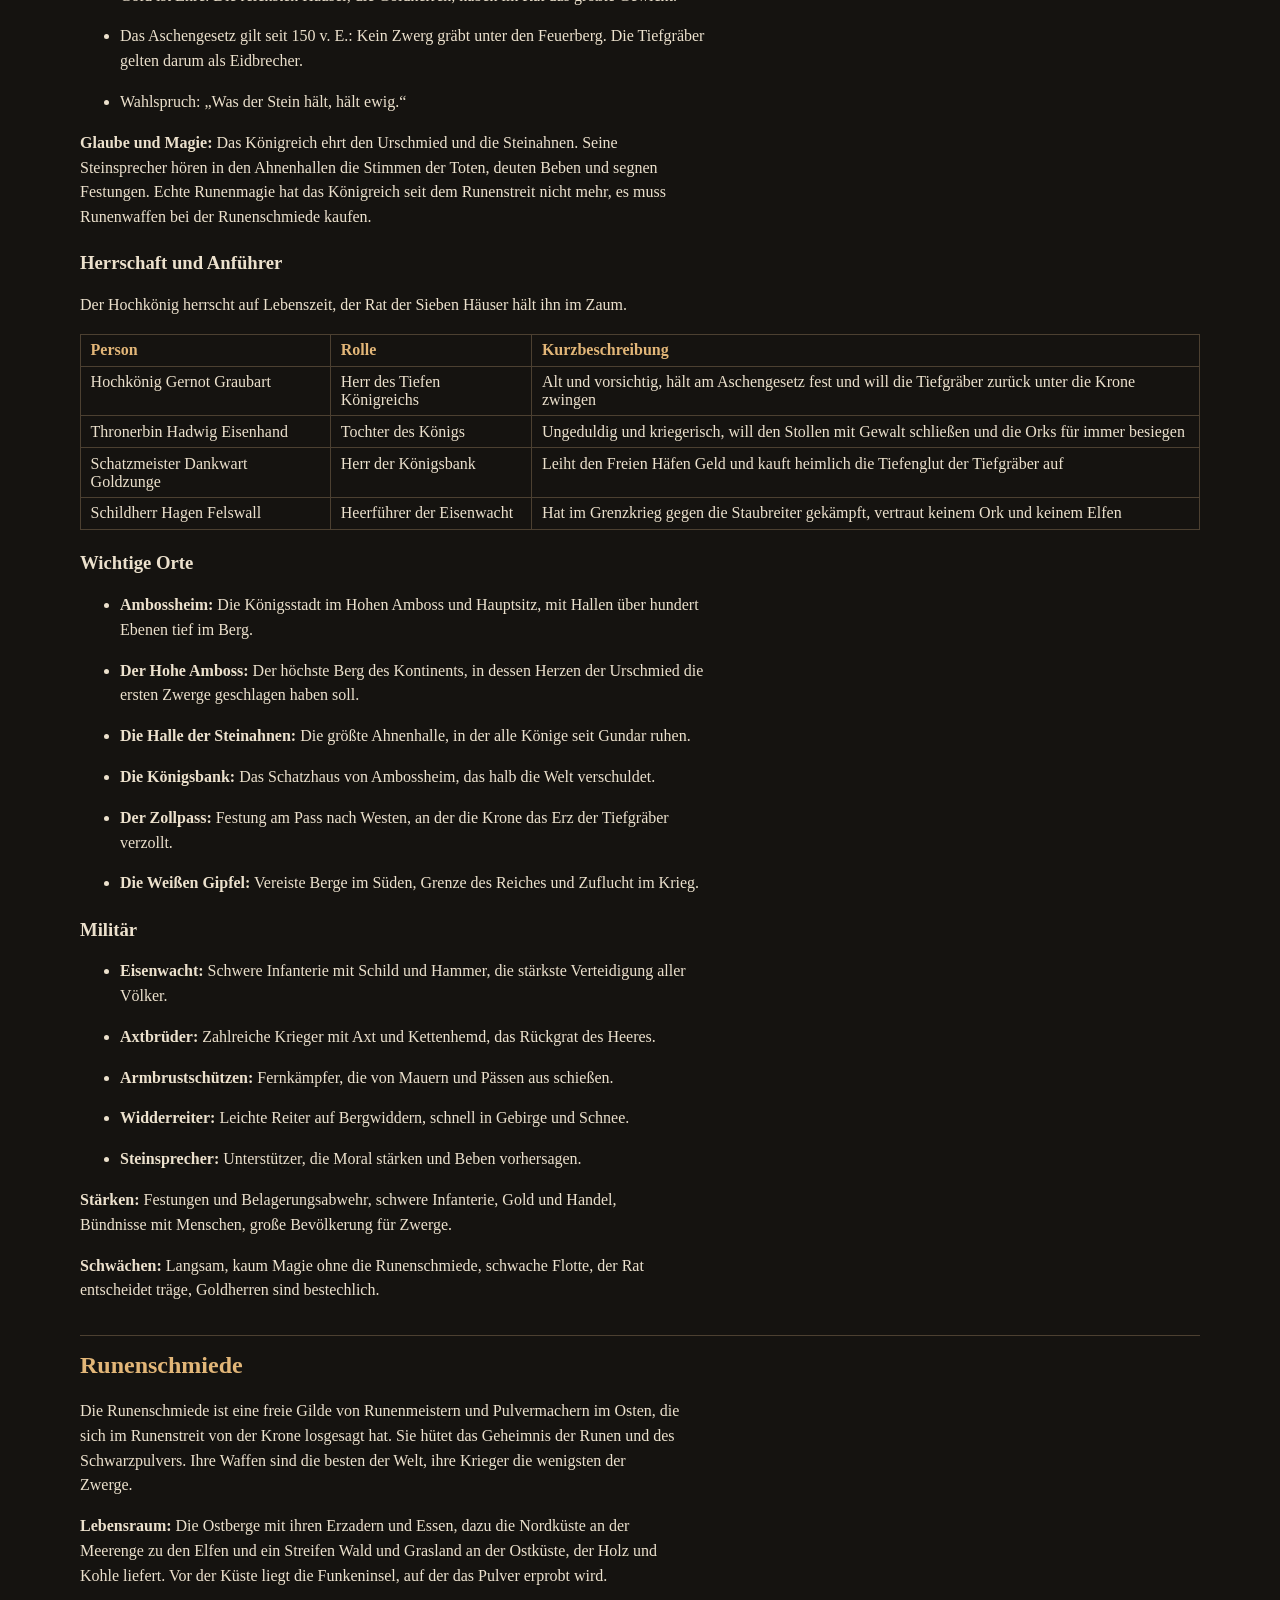
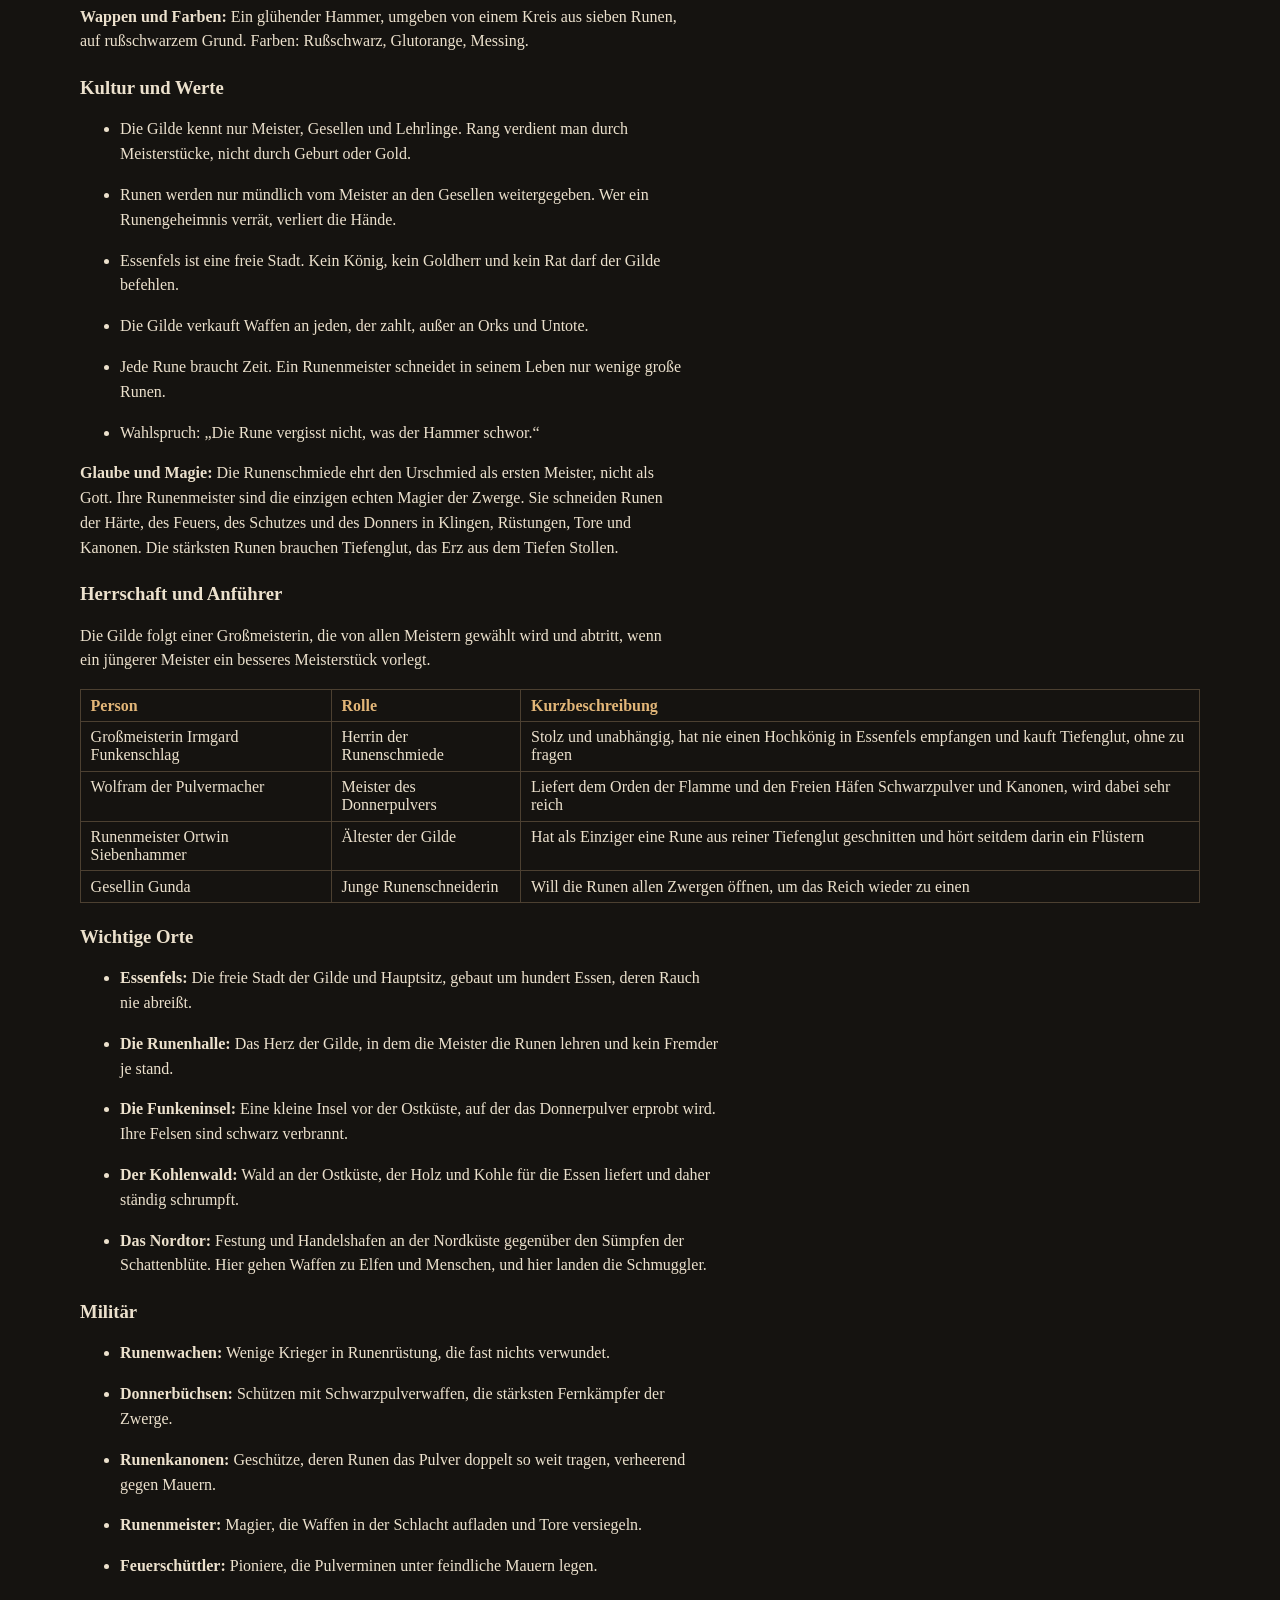
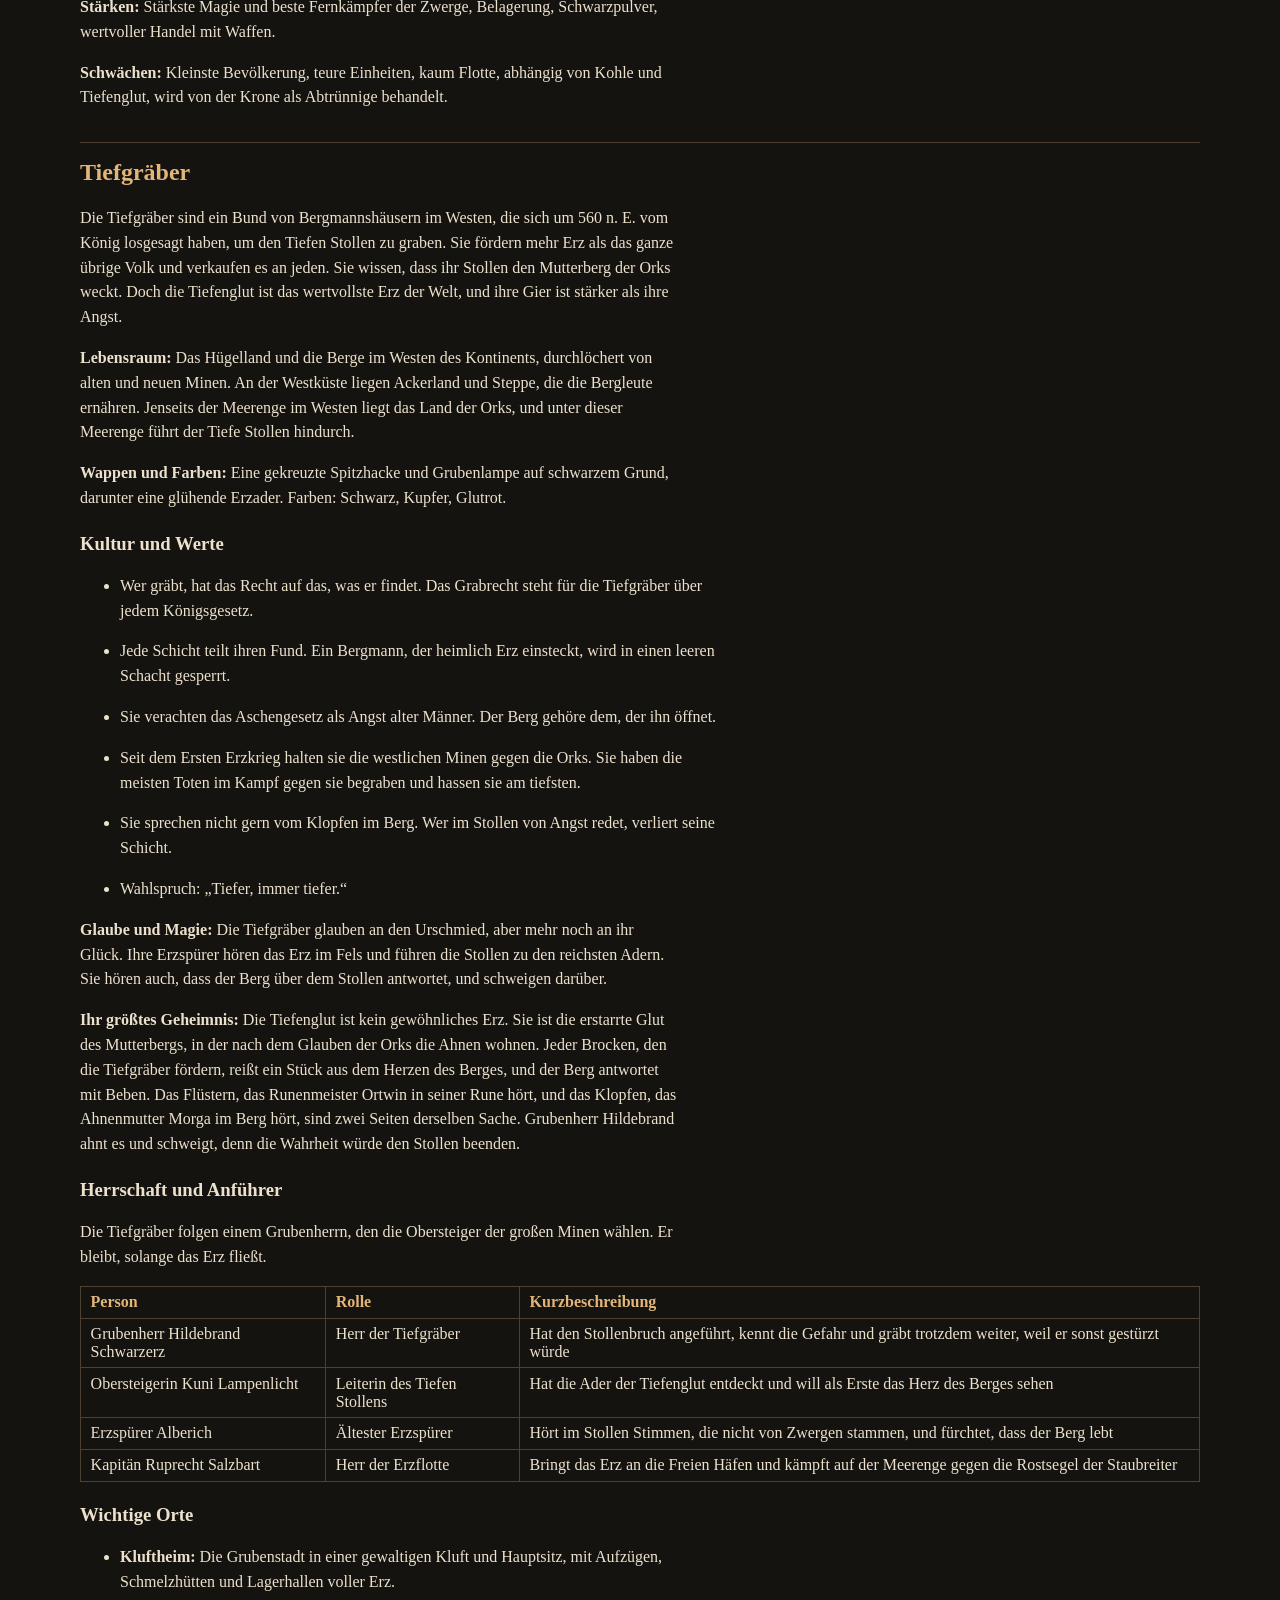
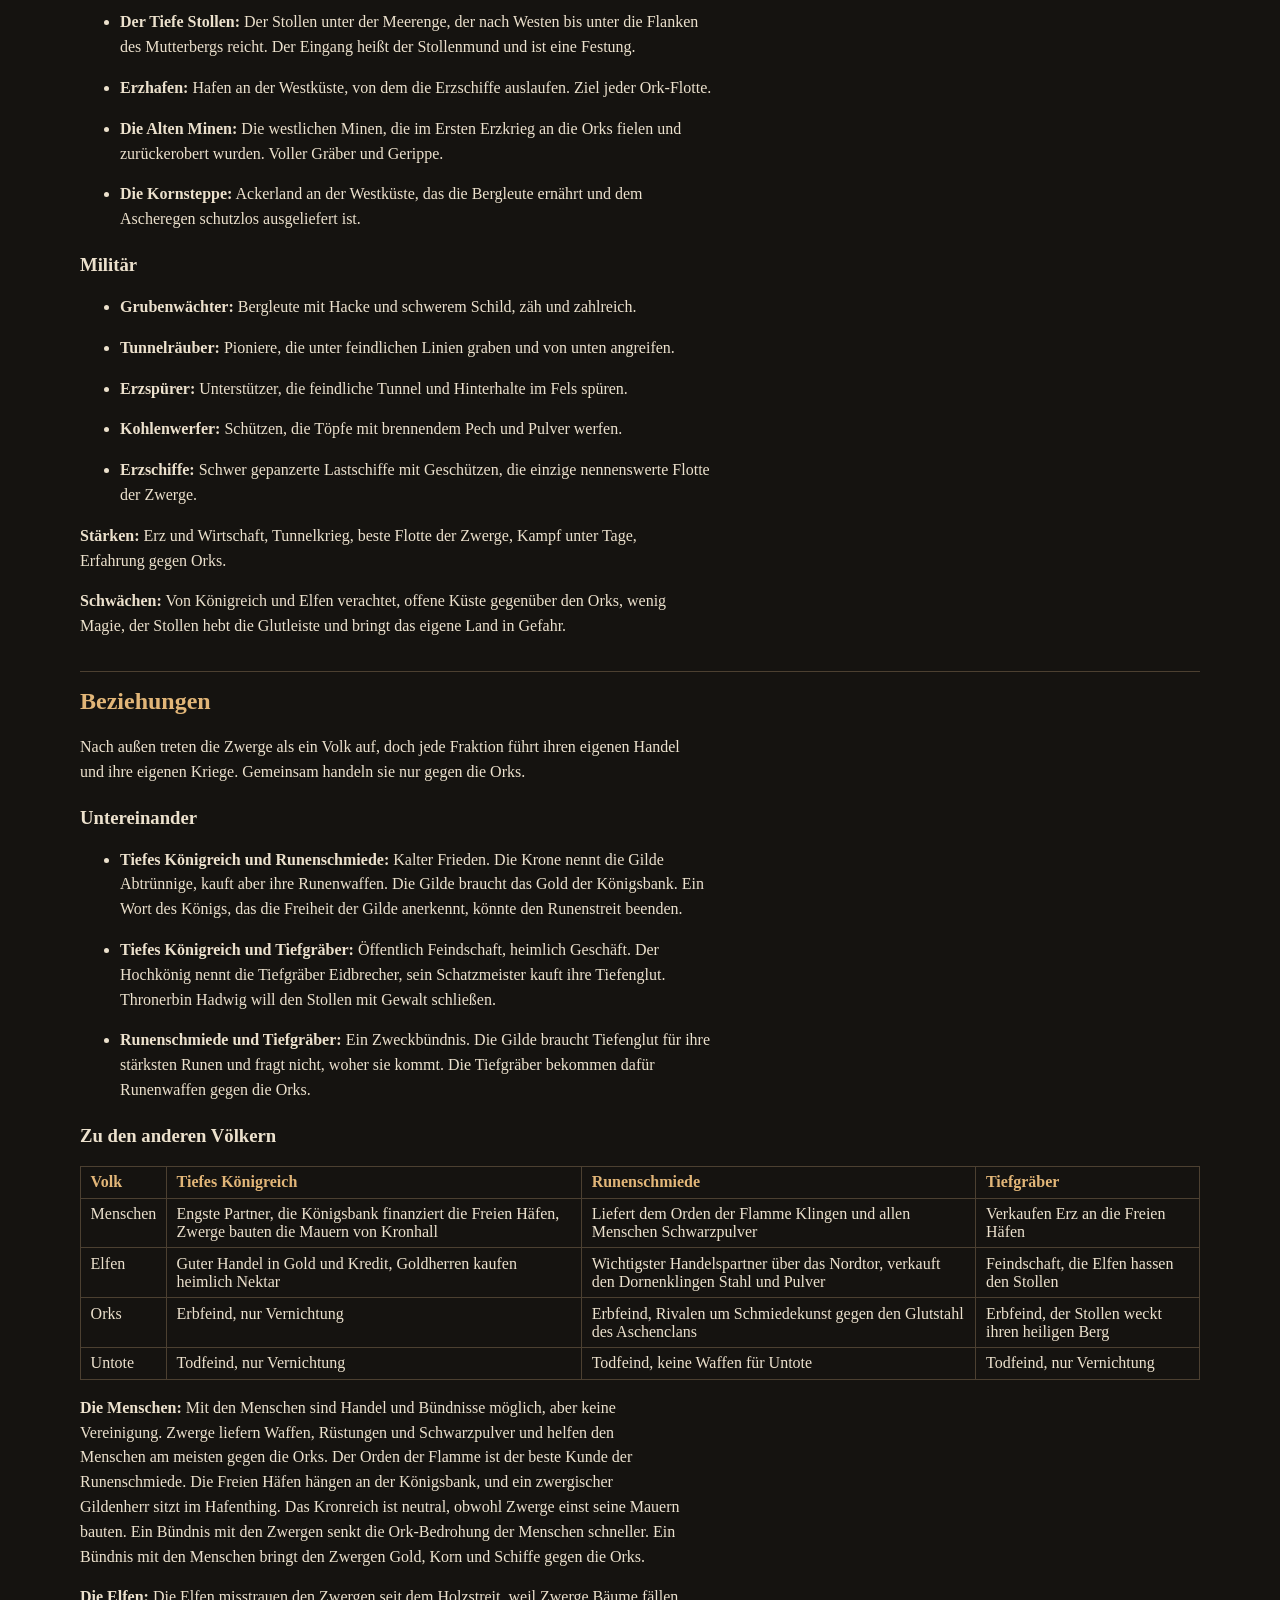
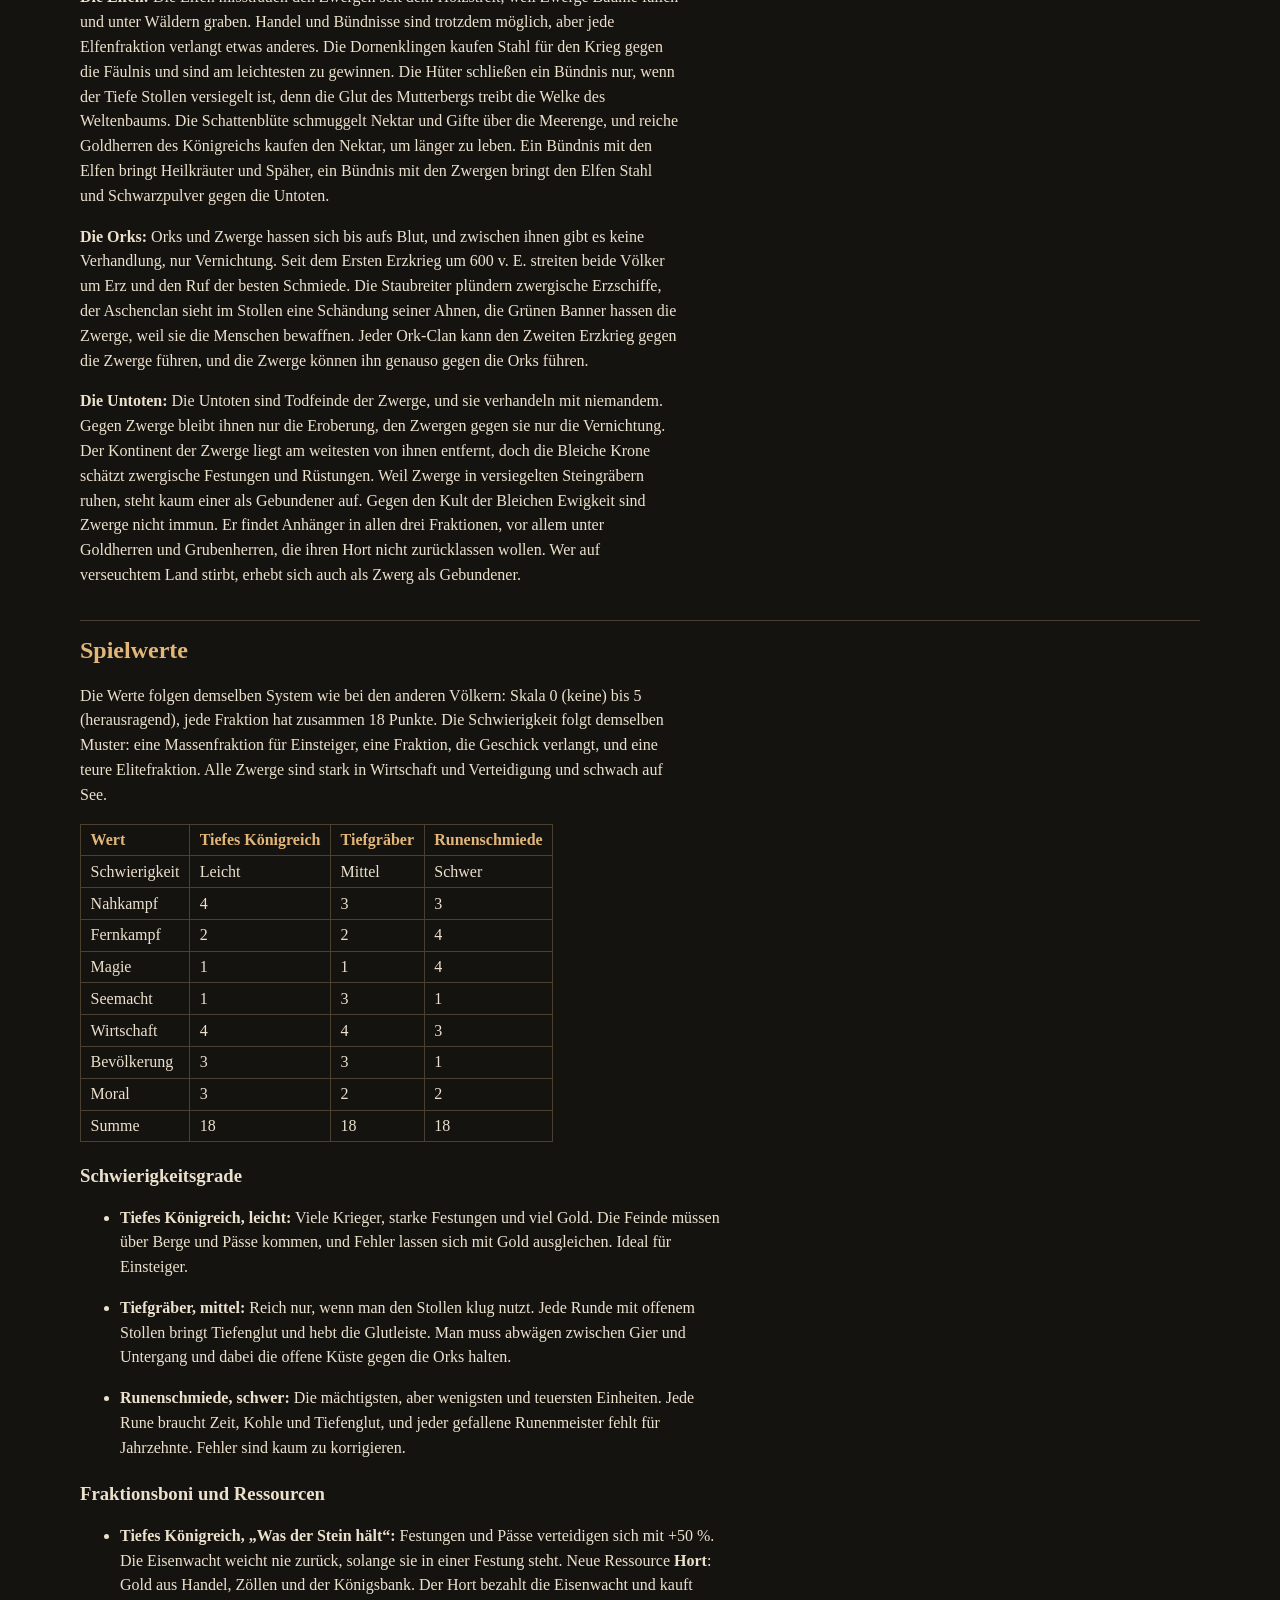
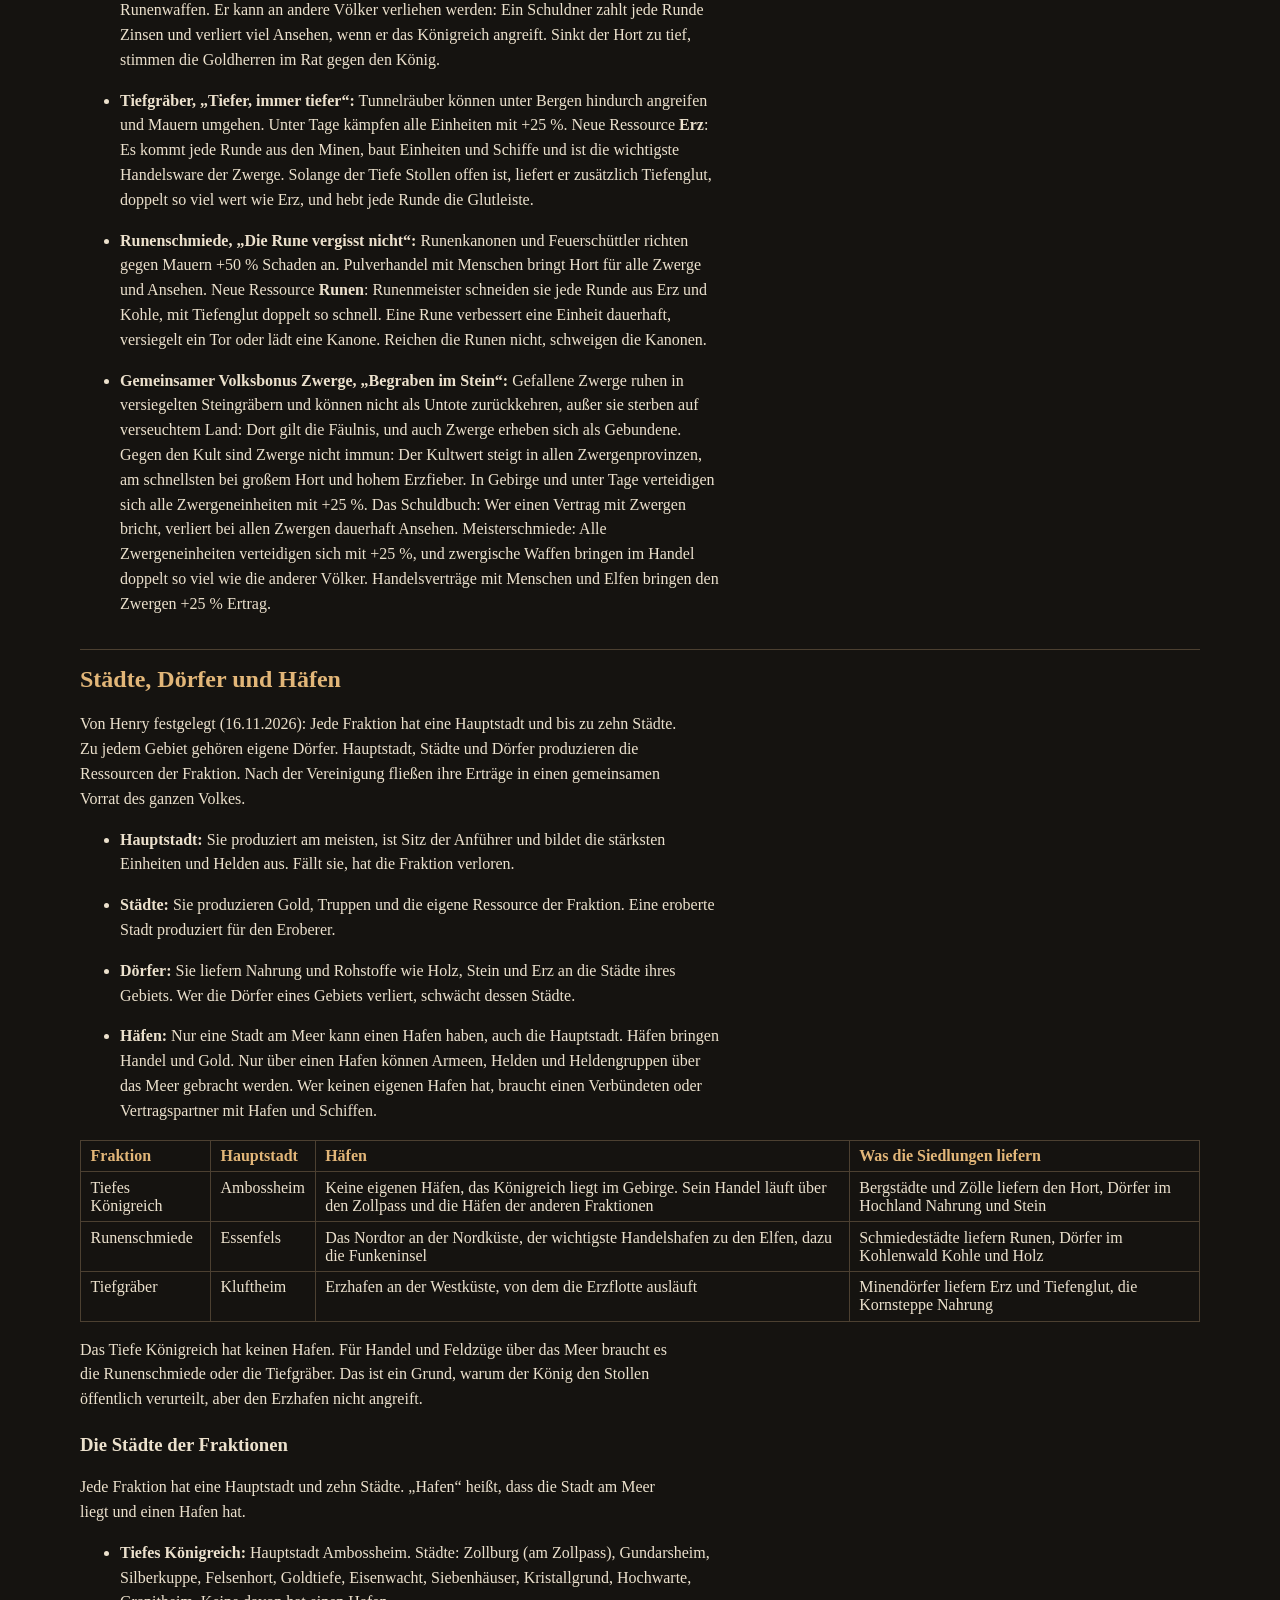
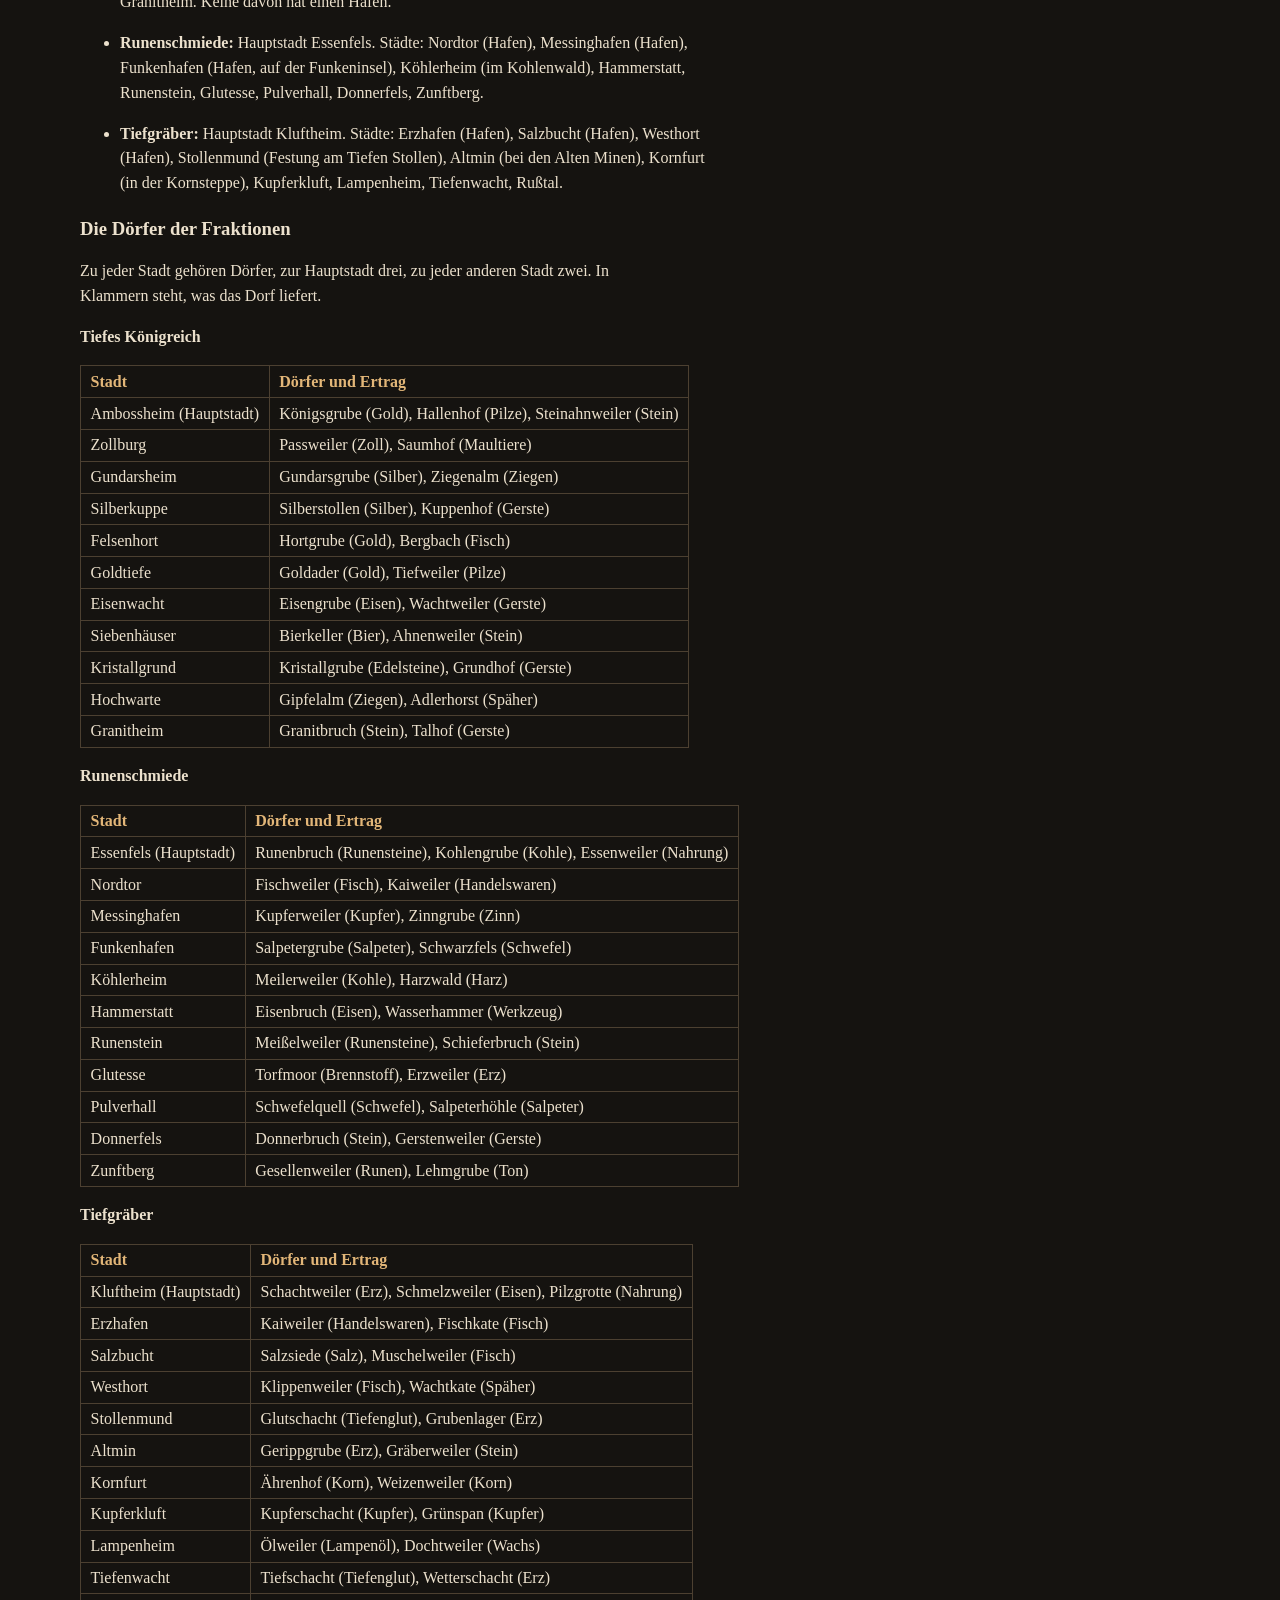
<file: lore/quellen/zwerge.html>
<!doctype html>
<html lang="de">
<head>
  <meta charset="utf-8">
  <meta name="viewport" content="width=device-width, initial-scale=1">
  <title>Zwerge · Quellen · Aschenkrone</title>
  <link rel="stylesheet" href="../../bestiarium/stil.css">
  <link rel="stylesheet" href="../stil.css">
</head>
<body>
  <header class="masthead">
    <div class="wrap">
      <p class="wordmark">Aschenkrone · Weltbuch</p>
      <h1>Zwerge</h1>
      <nav class="lore-nav" aria-label="Quelltexte">
        <a href="../index.html">Zum Weltbuch</a><a href="weltbuch.html">Weltbuch 2.0</a><a href="menschen.html">Menschen</a><a href="untote.html">Untote</a><a href="elfen.html">Elfen</a><a href="orks.html">Orks</a><a href="zwerge.html">Zwerge</a><a href="nacht-des-erwachens.html">Nacht des Erwachens</a>
      </nav>
    </div>
  </header>
  <main class="wrap lore quelltext">
<nav class="inhalt" aria-label="Inhalt">
<h2>Inhalt</h2>
<ul>
<li><a href="#die-zwerge-völker-und-fraktionen" id="toc-die-zwerge-völker-und-fraktionen">Die Zwerge – Völker und Fraktionen</a>
<ul>
<li><a href="#überblick" id="toc-überblick">Überblick</a></li>
<li><a href="#geschichte" id="toc-geschichte">Geschichte</a></li>
<li><a href="#tiefes-königreich" id="toc-tiefes-königreich">Tiefes Königreich</a></li>
<li><a href="#runenschmiede" id="toc-runenschmiede">Runenschmiede</a></li>
<li><a href="#tiefgräber" id="toc-tiefgräber">Tiefgräber</a></li>
<li><a href="#beziehungen" id="toc-beziehungen">Beziehungen</a></li>
<li><a href="#spielwerte" id="toc-spielwerte">Spielwerte</a></li>
<li><a href="#städte-dörfer-und-häfen" id="toc-städte-dörfer-und-häfen">Städte, Dörfer und Häfen</a></li>
<li><a href="#spielziele-und-hauptquests" id="toc-spielziele-und-hauptquests">Spielziele und Hauptquests</a></li>
<li><a href="#aufhänger-für-geschichten" id="toc-aufhänger-für-geschichten">Aufhänger für Geschichten</a></li>
<li><a href="#offene-designfragen" id="toc-offene-designfragen">Offene Designfragen</a></li>
</ul></li>
</ul>
</nav>
<h1 id="die-zwerge-völker-und-fraktionen">Die Zwerge – Völker und Fraktionen</h1>
<p>Nov 16, 2026 · @Henry</p>
<h2 id="überblick">Überblick</h2>
<p>Die Zwerge sind die besten Schmiede der Welt und die reichsten Händler. Sie bewohnen den südöstlichen Kontinent zwischen Innerem Meer und Südsee, getrennt von den Orks im Westen und den Elfen im Norden durch schmale Meerengen. Sie liefern den Menschen Waffen und Schwarzpulver, und ihr Gold steckt in jeder Bank der Freien Häfen. Doch seit um 560 n. E. graben die Tiefgräber den Tiefen Stollen unter den Mutterberg der Orks. Sie wissen, dass sie ihn wecken, aber die Gier nach Erz ist stärker.</p>
<h3 id="gemeinsame-eigenschaften-aller-zwerge">Gemeinsame Eigenschaften aller Zwerge</h3>
<ul>
<li><p><strong>Klein, breit und ausdauernd:</strong> Zwerge sind einen Kopf kleiner als Menschen, aber schwerer und zäher. Sie arbeiten tagelang ohne Licht und tragen Rüstungen, unter denen ein Mensch zusammenbräche. Menschen sagen: Elfen sind die besseren Magier, Zwerge die besseren Schmiede, Orks die stärkeren Krieger.</p></li>
<li><p><strong>Meisterschmiede:</strong> Niemand schmiedet wie die Zwerge. Ihre Klingen, Rüstungen, Werkzeuge und Kanonen sind die besten der Welt, und jedes Volk außer Orks und Untoten kauft sie.</p></li>
<li><p><strong>Geborene Händler:</strong> Zwerge handeln so gut, wie sie schmieden. Mit Menschen und Elfen treiben sie seit Jahrhunderten Handel, ihr Gold steckt in den Banken der Freien Häfen, und ihr Wort im Schuldbuch gilt als sicherer als jeder Königseid.</p></li>
<li><p><strong>Langes Gedächtnis:</strong> Ein Zwerg wird etwa dreihundert Jahre alt und vergisst nichts. Jede Schuld, jeder Eid und jede Kränkung steht im Schuldbuch seines Hauses, und sie wird beglichen, notfalls von den Enkeln.</p></li>
<li><p><strong>Gier nach Erz und Gold:</strong> Kein Volk liebt Metall so sehr. Ein Zwerg misst sein Ansehen an seinem Hort und an dem, was er geschmiedet hat. Diese Gier ist ihre größte Stärke und ihre gefährlichste Schwäche.</p></li>
<li><p><strong>Begraben im Stein:</strong> Tote Zwerge werden in den Ahnenhallen in Stein eingemauert, das Grab mit Runen versiegelt. Darum steht kaum ein Zwerg als Untoter auf. Über dem Grab steht ein Steinbild, der Steinahne, zu dem die Nachfahren sprechen.</p></li>
<li><p><strong>Todfeinde von Orks und Untoten:</strong> Seit dem Ersten Erzkrieg um 600 v. E. hassen Zwerge und Orks einander bis aufs Blut. Zwischen ihnen gibt es keine Verhandlung, nur Vernichtung. Die Untoten sind für Zwerge ebenso Todfeinde: Wer Tote aus dem Stein holt, schändet die Steinahnen.</p></li>
</ul>
<p><strong>Aussehen:</strong> Gedrungen, mit langen, geflochtenen Bärten, die auch viele Frauen tragen. Die Fraktionen unterscheiden sich sichtbar: Das Tiefe Königreich trägt Gold in Bart und Rüstung, die Runenschmiede hat rußgeschwärzte Hände und leuchtende Runen auf der Haut, die Tiefgräber sind bleich vom Leben unter Tage und tragen Grubenlampen am Helm.</p>
<p><strong>Kultur:</strong> Zwerge leben in Häusern, großen Sippen mit eigener Halle, eigenem Schuldbuch und eigenem Steinahnen. Wichtige Fragen entscheidet der Rat der Sieben Häuser. Ein Eid wird auf einen Schwurstein geschworen und gilt, solange der Stein steht. Handwerk ist Ehre: Wer ein Meisterstück schmiedet, darf seinen Namen in die Halle meißeln.</p>
<p><strong>Sprache:</strong> Die Zwerge sprechen Khazrun, eine harte Sprache voller Kehllaute, die in Stein geritzt wird. Alle drei Fraktionen beherrschen die Reichszunge der Menschen, denn kein Volk handelt so viel mit ihnen.</p>
<p><strong>Magie:</strong> Zwerge wirken Runenmagie. Ein Runenmeister schneidet Runen in Metall oder Stein und bindet so Kraft hinein: Härte in eine Klinge, Feuer in eine Kanone, Schutz in ein Tor. Runenmagie wirkt langsam und nur in Dingen, nie im freien Raum. Die Runenschmiede hütet sie als Geheimnis der Gilde. Die anderen beiden Fraktionen haben nur schwache Gaben: Die Steinsprecher des Königreichs hören die Steinahnen, die Erzspürer der Tiefgräber hören das Erz im Fels.</p>
<h2 id="geschichte">Geschichte</h2>
<p>Die drei Fraktionen entstanden aus einem einzigen Zwergenreich, dem Reich unter dem Stein, das zweimal zerbrach: einmal am Streit um die Runen, einmal am Streit um den Tiefen Stollen. Die Jahreszahlen folgen der Zählung der Menschen nach der Einigung (n. E.), heute ist ungefähr 612 n. E. Die Zwerge selbst zählen die Könige seit Gundar dem Ersten.</p>
<p><img loading="lazy" src="bilder/zwerge-1.png" alt="Zeitlinie der Zwerge · 10 Ereignisse" /></p>
<p>Zeitlinie der Zwerge · 10 Ereignisse</p>
<p>Die Zeitlinie zeigt, wie jeder Bruch des Reiches mit Erz begann und wie eng das Schicksal der Zwerge am Mutterberg der Orks hängt.</p>
<ol type="1">
<li><p><strong>Die Schmiedung (Mythos, um 3000 v. E.):</strong> Die Zwerge erzählen, der Urschmied habe die ersten ihres Volkes im Herzen des Hohen Ambosses aus Stein geschlagen und mit Feuer gehärtet. Darum kehren sie im Tod in den Stein zurück.</p></li>
<li><p><strong>Das Reich unter dem Stein (um 2000 v. E.):</strong> König Gundar der Erste vereint die Häuser und gründet Ambossheim im Hohen Amboss. Der Rat der Sieben Häuser entsteht, und der ganze Kontinent wird ein Reich aus Hallen, Minen und Straßen unter dem Fels.</p></li>
<li><p><strong>Holz und Eisen (um 900 v. E.):</strong> Zwergische Schiffe handeln mit dem Immergrünen Reich der Elfen. Die Zwerge wollen Holz für ihre Stollen und Schmieden, die Elfen geben nur, was der Wald abwirft. Aus dem Handel wird ein dauerhaftes Misstrauen.</p></li>
<li><p><strong>Der Erste Erzkrieg (um 600 v. E.):</strong> Die Heere des orkischen Großbanners setzen über die Meerenge und erobern die westlichen Minen. Zwei Generationen lang wird gekämpft. Dann bringen die Runenmeister das Donnerpulver, das erste Schwarzpulver, und die Zwerge treiben die Orks zurück ins Meer. Seitdem sind Zwerge und Orks Erbfeinde.</p></li>
<li><p><strong>Der Aschenwinter (um 150 v. E.):</strong> Der Mutterberg der Orks bricht aus. Asche fällt auf die westlichen Minen, die Ernten in den Tälern verderben, und drei Winter lang hungert das Reich. König Hartmut der Graue erlässt das Aschengesetz: Kein Zwerg darf je unter den Feuerberg graben.</p></li>
<li><p><strong>Stein für die Menschen (um 0 bis 100 n. E.):</strong> Die Menschen einen sich und werden die besten Kunden der Zwerge. Zwergische Baumeister errichten die Mauern von Kronhall, zwergische Schmiede liefern Waffen und Rüstungen.</p></li>
<li><p><strong>Der Runenstreit (um 260 n. E.):</strong> Der Hochkönig verlangt, dass die Runenmeister ihre Geheimnisse der Krone übergeben. Die Gilde weigert sich, löscht die Essen in Ambossheim und zieht in die Ostberge. Dort gründet sie Essenfels, die freie Stadt der Runenschmiede.</p></li>
<li><p><strong>Die Lange Nacht (ca. 340 n. E.):</strong> Die Zwerge schicken kein Heer gegen die Untoten, aber sie verkaufen den Menschen Waffen. Die Runenschmiede schmiedet Klingen für den Orden der Flamme, und seitdem gilt der Orden als ihr engster Kunde. Die ersten Runenmeister des Ordens lernen das Runenschneiden in Essenfels, doch ihre Flammenrunen wirken nur durch den Glauben.</p></li>
<li><p><strong>Gold für die Häfen (um 430 n. E.):</strong> Nach ihrem Bruch mit dem Kronreich brauchen die Freien Häfen Geld. Die Königsbank von Ambossheim leiht es ihnen, und ein zwergischer Gildenherr sitzt seitdem im Hafenthing.</p></li>
<li><p><strong>Der Stollenbruch (um 560 n. E.):</strong> Die Erzspürer der westlichen Minen hören unter der Meerenge eine Ader glühenden Erzes, die Tiefenglut. Sie führt nach Westen, unter den Mutterberg. Der Hochkönig beruft sich auf das Aschengesetz und verbietet das Graben. Die westlichen Häuser sagen sich los, nennen sich die Tiefgräber und beginnen den Tiefen Stollen.</p></li>
<li><p><strong>Heute (um 612 n. E.):</strong> Der Stollen reicht bis unter die Flanken des Mutterbergs. Die Erde bebt auf beiden Seiten der Meerenge, und die Tiefgräber fördern mehr Tiefenglut denn je. Der Hochkönig verurteilt den Stollen öffentlich, doch seine Schatzmeister kaufen das Erz heimlich auf.</p></li>
</ol>
<h2 id="tiefes-königreich">Tiefes Königreich</h2>
<p>Das Tiefe Königreich ist der Rest des alten Reiches unter dem Stein: ein Königtum aus Hallen und Festungen im Herzen des Kontinents, regiert von einem Hochkönig und dem Rat der Sieben Häuser. Es hat die meisten Krieger, die stärksten Festungen und das meiste Gold der Zwerge. Wer mit den Zwergen ein Bündnis schließen will, spricht zuerst in Ambossheim vor.</p>
<p><strong>Lebensraum:</strong> Gebirge und Hochgipfel in der Mitte des Kontinents, von den Pässen im Norden bis zu den vereisten Gipfeln im Süden. Zwischen den Bergen liegen geschützte Täler mit Feldern und Weiden, die das Reich ernähren. Die meisten Zwerge leben unter dem Fels.</p>
<p><strong>Wappen und Farben:</strong> Ein goldener Amboss unter einer Krone auf steingrauem Grund. Farben: Steingrau, Gold, Dunkelrot.</p>
<h3 id="kultur-und-werte">Kultur und Werte</h3>
<ul>
<li><p>Der Hochkönig stammt aus dem Haus Gundar. Er herrscht, doch ohne den Rat der Sieben Häuser darf er weder Krieg führen noch Steuern erheben.</p></li>
<li><p>Jedes Haus führt ein Schuldbuch. Was darin steht, wird beglichen, ob Gold, Gefallen oder Blut.</p></li>
<li><p>Die Steinahnen sind heilig. Wer ein Ahnenbild zerstört, wird aus dem Reich verbannt.</p></li>
<li><p>Gold ist Ehre. Die reichsten Häuser, die Goldherren, haben im Rat das größte Gewicht.</p></li>
<li><p>Das Aschengesetz gilt seit 150 v. E.: Kein Zwerg gräbt unter den Feuerberg. Die Tiefgräber gelten darum als Eidbrecher.</p></li>
<li><p>Wahlspruch: „Was der Stein hält, hält ewig.“</p></li>
</ul>
<p><strong>Glaube und Magie:</strong> Das Königreich ehrt den Urschmied und die Steinahnen. Seine Steinsprecher hören in den Ahnenhallen die Stimmen der Toten, deuten Beben und segnen Festungen. Echte Runenmagie hat das Königreich seit dem Runenstreit nicht mehr, es muss Runenwaffen bei der Runenschmiede kaufen.</p>
<h3 id="herrschaft-und-anführer">Herrschaft und Anführer</h3>
<p>Der Hochkönig herrscht auf Lebenszeit, der Rat der Sieben Häuser hält ihn im Zaum.</p>
<table>
<colgroup>
<col />
<col />
<col />
</colgroup>
<thead>
<tr class="header">
<th>Person</th>
<th>Rolle</th>
<th>Kurzbeschreibung</th>
</tr>
</thead>
<tbody>
<tr class="odd">
<td>Hochkönig Gernot Graubart</td>
<td>Herr des Tiefen Königreichs</td>
<td>Alt und vorsichtig, hält am Aschengesetz fest und will die Tiefgräber zurück unter die Krone zwingen</td>
</tr>
<tr class="even">
<td>Thronerbin Hadwig Eisenhand</td>
<td>Tochter des Königs</td>
<td>Ungeduldig und kriegerisch, will den Stollen mit Gewalt schließen und die Orks für immer besiegen</td>
</tr>
<tr class="odd">
<td>Schatzmeister Dankwart Goldzunge</td>
<td>Herr der Königsbank</td>
<td>Leiht den Freien Häfen Geld und kauft heimlich die Tiefenglut der Tiefgräber auf</td>
</tr>
<tr class="even">
<td>Schildherr Hagen Felswall</td>
<td>Heerführer der Eisenwacht</td>
<td>Hat im Grenzkrieg gegen die Staubreiter gekämpft, vertraut keinem Ork und keinem Elfen</td>
</tr>
</tbody>
</table>
<h3 id="wichtige-orte">Wichtige Orte</h3>
<ul>
<li><p><strong>Ambossheim:</strong> Die Königsstadt im Hohen Amboss und Hauptsitz, mit Hallen über hundert Ebenen tief im Berg.</p></li>
<li><p><strong>Der Hohe Amboss:</strong> Der höchste Berg des Kontinents, in dessen Herzen der Urschmied die ersten Zwerge geschlagen haben soll.</p></li>
<li><p><strong>Die Halle der Steinahnen:</strong> Die größte Ahnenhalle, in der alle Könige seit Gundar ruhen.</p></li>
<li><p><strong>Die Königsbank:</strong> Das Schatzhaus von Ambossheim, das halb die Welt verschuldet.</p></li>
<li><p><strong>Der Zollpass:</strong> Festung am Pass nach Westen, an der die Krone das Erz der Tiefgräber verzollt.</p></li>
<li><p><strong>Die Weißen Gipfel:</strong> Vereiste Berge im Süden, Grenze des Reiches und Zuflucht im Krieg.</p></li>
</ul>
<h3 id="militär">Militär</h3>
<ul>
<li><p><strong>Eisenwacht:</strong> Schwere Infanterie mit Schild und Hammer, die stärkste Verteidigung aller Völker.</p></li>
<li><p><strong>Axtbrüder:</strong> Zahlreiche Krieger mit Axt und Kettenhemd, das Rückgrat des Heeres.</p></li>
<li><p><strong>Armbrustschützen:</strong> Fernkämpfer, die von Mauern und Pässen aus schießen.</p></li>
<li><p><strong>Widderreiter:</strong> Leichte Reiter auf Bergwiddern, schnell in Gebirge und Schnee.</p></li>
<li><p><strong>Steinsprecher:</strong> Unterstützer, die Moral stärken und Beben vorhersagen.</p></li>
</ul>
<p><strong>Stärken:</strong> Festungen und Belagerungsabwehr, schwere Infanterie, Gold und Handel, Bündnisse mit Menschen, große Bevölkerung für Zwerge.</p>
<p><strong>Schwächen:</strong> Langsam, kaum Magie ohne die Runenschmiede, schwache Flotte, der Rat entscheidet träge, Goldherren sind bestechlich.</p>
<h2 id="runenschmiede">Runenschmiede</h2>
<p>Die Runenschmiede ist eine freie Gilde von Runenmeistern und Pulvermachern im Osten, die sich im Runenstreit von der Krone losgesagt hat. Sie hütet das Geheimnis der Runen und des Schwarzpulvers. Ihre Waffen sind die besten der Welt, ihre Krieger die wenigsten der Zwerge.</p>
<p><strong>Lebensraum:</strong> Die Ostberge mit ihren Erzadern und Essen, dazu die Nordküste an der Meerenge zu den Elfen und ein Streifen Wald und Grasland an der Ostküste, der Holz und Kohle liefert. Vor der Küste liegt die Funkeninsel, auf der das Pulver erprobt wird.</p>
<p><strong>Wappen und Farben:</strong> Ein glühender Hammer, umgeben von einem Kreis aus sieben Runen, auf rußschwarzem Grund. Farben: Rußschwarz, Glutorange, Messing.</p>
<h3 id="kultur-und-werte-1">Kultur und Werte</h3>
<ul>
<li><p>Die Gilde kennt nur Meister, Gesellen und Lehrlinge. Rang verdient man durch Meisterstücke, nicht durch Geburt oder Gold.</p></li>
<li><p>Runen werden nur mündlich vom Meister an den Gesellen weitergegeben. Wer ein Runengeheimnis verrät, verliert die Hände.</p></li>
<li><p>Essenfels ist eine freie Stadt. Kein König, kein Goldherr und kein Rat darf der Gilde befehlen.</p></li>
<li><p>Die Gilde verkauft Waffen an jeden, der zahlt, außer an Orks und Untote.</p></li>
<li><p>Jede Rune braucht Zeit. Ein Runenmeister schneidet in seinem Leben nur wenige große Runen.</p></li>
<li><p>Wahlspruch: „Die Rune vergisst nicht, was der Hammer schwor.“</p></li>
</ul>
<p><strong>Glaube und Magie:</strong> Die Runenschmiede ehrt den Urschmied als ersten Meister, nicht als Gott. Ihre Runenmeister sind die einzigen echten Magier der Zwerge. Sie schneiden Runen der Härte, des Feuers, des Schutzes und des Donners in Klingen, Rüstungen, Tore und Kanonen. Die stärksten Runen brauchen Tiefenglut, das Erz aus dem Tiefen Stollen.</p>
<h3 id="herrschaft-und-anführer-1">Herrschaft und Anführer</h3>
<p>Die Gilde folgt einer Großmeisterin, die von allen Meistern gewählt wird und abtritt, wenn ein jüngerer Meister ein besseres Meisterstück vorlegt.</p>
<table>
<colgroup>
<col />
<col />
<col />
</colgroup>
<thead>
<tr class="header">
<th>Person</th>
<th>Rolle</th>
<th>Kurzbeschreibung</th>
</tr>
</thead>
<tbody>
<tr class="odd">
<td>Großmeisterin Irmgard Funkenschlag</td>
<td>Herrin der Runenschmiede</td>
<td>Stolz und unabhängig, hat nie einen Hochkönig in Essenfels empfangen und kauft Tiefenglut, ohne zu fragen</td>
</tr>
<tr class="even">
<td>Wolfram der Pulvermacher</td>
<td>Meister des Donnerpulvers</td>
<td>Liefert dem Orden der Flamme und den Freien Häfen Schwarzpulver und Kanonen, wird dabei sehr reich</td>
</tr>
<tr class="odd">
<td>Runenmeister Ortwin Siebenhammer</td>
<td>Ältester der Gilde</td>
<td>Hat als Einziger eine Rune aus reiner Tiefenglut geschnitten und hört seitdem darin ein Flüstern</td>
</tr>
<tr class="even">
<td>Gesellin Gunda</td>
<td>Junge Runenschneiderin</td>
<td>Will die Runen allen Zwergen öffnen, um das Reich wieder zu einen</td>
</tr>
</tbody>
</table>
<h3 id="wichtige-orte-1">Wichtige Orte</h3>
<ul>
<li><p><strong>Essenfels:</strong> Die freie Stadt der Gilde und Hauptsitz, gebaut um hundert Essen, deren Rauch nie abreißt.</p></li>
<li><p><strong>Die Runenhalle:</strong> Das Herz der Gilde, in dem die Meister die Runen lehren und kein Fremder je stand.</p></li>
<li><p><strong>Die Funkeninsel:</strong> Eine kleine Insel vor der Ostküste, auf der das Donnerpulver erprobt wird. Ihre Felsen sind schwarz verbrannt.</p></li>
<li><p><strong>Der Kohlenwald:</strong> Wald an der Ostküste, der Holz und Kohle für die Essen liefert und daher ständig schrumpft.</p></li>
<li><p><strong>Das Nordtor:</strong> Festung und Handelshafen an der Nordküste gegenüber den Sümpfen der Schattenblüte. Hier gehen Waffen zu Elfen und Menschen, und hier landen die Schmuggler.</p></li>
</ul>
<h3 id="militär-1">Militär</h3>
<ul>
<li><p><strong>Runenwachen:</strong> Wenige Krieger in Runenrüstung, die fast nichts verwundet.</p></li>
<li><p><strong>Donnerbüchsen:</strong> Schützen mit Schwarzpulverwaffen, die stärksten Fernkämpfer der Zwerge.</p></li>
<li><p><strong>Runenkanonen:</strong> Geschütze, deren Runen das Pulver doppelt so weit tragen, verheerend gegen Mauern.</p></li>
<li><p><strong>Runenmeister:</strong> Magier, die Waffen in der Schlacht aufladen und Tore versiegeln.</p></li>
<li><p><strong>Feuerschüttler:</strong> Pioniere, die Pulverminen unter feindliche Mauern legen.</p></li>
</ul>
<p><strong>Stärken:</strong> Stärkste Magie und beste Fernkämpfer der Zwerge, Belagerung, Schwarzpulver, wertvoller Handel mit Waffen.</p>
<p><strong>Schwächen:</strong> Kleinste Bevölkerung, teure Einheiten, kaum Flotte, abhängig von Kohle und Tiefenglut, wird von der Krone als Abtrünnige behandelt.</p>
<h2 id="tiefgräber">Tiefgräber</h2>
<p>Die Tiefgräber sind ein Bund von Bergmannshäusern im Westen, die sich um 560 n. E. vom König losgesagt haben, um den Tiefen Stollen zu graben. Sie fördern mehr Erz als das ganze übrige Volk und verkaufen es an jeden. Sie wissen, dass ihr Stollen den Mutterberg der Orks weckt. Doch die Tiefenglut ist das wertvollste Erz der Welt, und ihre Gier ist stärker als ihre Angst.</p>
<p><strong>Lebensraum:</strong> Das Hügelland und die Berge im Westen des Kontinents, durchlöchert von alten und neuen Minen. An der Westküste liegen Ackerland und Steppe, die die Bergleute ernähren. Jenseits der Meerenge im Westen liegt das Land der Orks, und unter dieser Meerenge führt der Tiefe Stollen hindurch.</p>
<p><strong>Wappen und Farben:</strong> Eine gekreuzte Spitzhacke und Grubenlampe auf schwarzem Grund, darunter eine glühende Erzader. Farben: Schwarz, Kupfer, Glutrot.</p>
<h3 id="kultur-und-werte-2">Kultur und Werte</h3>
<ul>
<li><p>Wer gräbt, hat das Recht auf das, was er findet. Das Grabrecht steht für die Tiefgräber über jedem Königsgesetz.</p></li>
<li><p>Jede Schicht teilt ihren Fund. Ein Bergmann, der heimlich Erz einsteckt, wird in einen leeren Schacht gesperrt.</p></li>
<li><p>Sie verachten das Aschengesetz als Angst alter Männer. Der Berg gehöre dem, der ihn öffnet.</p></li>
<li><p>Seit dem Ersten Erzkrieg halten sie die westlichen Minen gegen die Orks. Sie haben die meisten Toten im Kampf gegen sie begraben und hassen sie am tiefsten.</p></li>
<li><p>Sie sprechen nicht gern vom Klopfen im Berg. Wer im Stollen von Angst redet, verliert seine Schicht.</p></li>
<li><p>Wahlspruch: „Tiefer, immer tiefer.“</p></li>
</ul>
<p><strong>Glaube und Magie:</strong> Die Tiefgräber glauben an den Urschmied, aber mehr noch an ihr Glück. Ihre Erzspürer hören das Erz im Fels und führen die Stollen zu den reichsten Adern. Sie hören auch, dass der Berg über dem Stollen antwortet, und schweigen darüber.</p>
<p><strong>Ihr größtes Geheimnis:</strong> Die Tiefenglut ist kein gewöhnliches Erz. Sie ist die erstarrte Glut des Mutterbergs, in der nach dem Glauben der Orks die Ahnen wohnen. Jeder Brocken, den die Tiefgräber fördern, reißt ein Stück aus dem Herzen des Berges, und der Berg antwortet mit Beben. Das Flüstern, das Runenmeister Ortwin in seiner Rune hört, und das Klopfen, das Ahnenmutter Morga im Berg hört, sind zwei Seiten derselben Sache. Grubenherr Hildebrand ahnt es und schweigt, denn die Wahrheit würde den Stollen beenden.</p>
<h3 id="herrschaft-und-anführer-2">Herrschaft und Anführer</h3>
<p>Die Tiefgräber folgen einem Grubenherrn, den die Obersteiger der großen Minen wählen. Er bleibt, solange das Erz fließt.</p>
<table>
<colgroup>
<col />
<col />
<col />
</colgroup>
<thead>
<tr class="header">
<th>Person</th>
<th>Rolle</th>
<th>Kurzbeschreibung</th>
</tr>
</thead>
<tbody>
<tr class="odd">
<td>Grubenherr Hildebrand Schwarzerz</td>
<td>Herr der Tiefgräber</td>
<td>Hat den Stollenbruch angeführt, kennt die Gefahr und gräbt trotzdem weiter, weil er sonst gestürzt würde</td>
</tr>
<tr class="even">
<td>Obersteigerin Kuni Lampenlicht</td>
<td>Leiterin des Tiefen Stollens</td>
<td>Hat die Ader der Tiefenglut entdeckt und will als Erste das Herz des Berges sehen</td>
</tr>
<tr class="odd">
<td>Erzspürer Alberich</td>
<td>Ältester Erzspürer</td>
<td>Hört im Stollen Stimmen, die nicht von Zwergen stammen, und fürchtet, dass der Berg lebt</td>
</tr>
<tr class="even">
<td>Kapitän Ruprecht Salzbart</td>
<td>Herr der Erzflotte</td>
<td>Bringt das Erz an die Freien Häfen und kämpft auf der Meerenge gegen die Rostsegel der Staubreiter</td>
</tr>
</tbody>
</table>
<h3 id="wichtige-orte-2">Wichtige Orte</h3>
<ul>
<li><p><strong>Kluftheim:</strong> Die Grubenstadt in einer gewaltigen Kluft und Hauptsitz, mit Aufzügen, Schmelzhütten und Lagerhallen voller Erz.</p></li>
<li><p><strong>Der Tiefe Stollen:</strong> Der Stollen unter der Meerenge, der nach Westen bis unter die Flanken des Mutterbergs reicht. Der Eingang heißt der Stollenmund und ist eine Festung.</p></li>
<li><p><strong>Erzhafen:</strong> Hafen an der Westküste, von dem die Erzschiffe auslaufen. Ziel jeder Ork-Flotte.</p></li>
<li><p><strong>Die Alten Minen:</strong> Die westlichen Minen, die im Ersten Erzkrieg an die Orks fielen und zurückerobert wurden. Voller Gräber und Gerippe.</p></li>
<li><p><strong>Die Kornsteppe:</strong> Ackerland an der Westküste, das die Bergleute ernährt und dem Ascheregen schutzlos ausgeliefert ist.</p></li>
</ul>
<h3 id="militär-2">Militär</h3>
<ul>
<li><p><strong>Grubenwächter:</strong> Bergleute mit Hacke und schwerem Schild, zäh und zahlreich.</p></li>
<li><p><strong>Tunnelräuber:</strong> Pioniere, die unter feindlichen Linien graben und von unten angreifen.</p></li>
<li><p><strong>Erzspürer:</strong> Unterstützer, die feindliche Tunnel und Hinterhalte im Fels spüren.</p></li>
<li><p><strong>Kohlenwerfer:</strong> Schützen, die Töpfe mit brennendem Pech und Pulver werfen.</p></li>
<li><p><strong>Erzschiffe:</strong> Schwer gepanzerte Lastschiffe mit Geschützen, die einzige nennenswerte Flotte der Zwerge.</p></li>
</ul>
<p><strong>Stärken:</strong> Erz und Wirtschaft, Tunnelkrieg, beste Flotte der Zwerge, Kampf unter Tage, Erfahrung gegen Orks.</p>
<p><strong>Schwächen:</strong> Von Königreich und Elfen verachtet, offene Küste gegenüber den Orks, wenig Magie, der Stollen hebt die Glutleiste und bringt das eigene Land in Gefahr.</p>
<h2 id="beziehungen">Beziehungen</h2>
<p>Nach außen treten die Zwerge als ein Volk auf, doch jede Fraktion führt ihren eigenen Handel und ihre eigenen Kriege. Gemeinsam handeln sie nur gegen die Orks.</p>
<h3 id="untereinander">Untereinander</h3>
<ul>
<li><p><strong>Tiefes Königreich und Runenschmiede:</strong> Kalter Frieden. Die Krone nennt die Gilde Abtrünnige, kauft aber ihre Runenwaffen. Die Gilde braucht das Gold der Königsbank. Ein Wort des Königs, das die Freiheit der Gilde anerkennt, könnte den Runenstreit beenden.</p></li>
<li><p><strong>Tiefes Königreich und Tiefgräber:</strong> Öffentlich Feindschaft, heimlich Geschäft. Der Hochkönig nennt die Tiefgräber Eidbrecher, sein Schatzmeister kauft ihre Tiefenglut. Thronerbin Hadwig will den Stollen mit Gewalt schließen.</p></li>
<li><p><strong>Runenschmiede und Tiefgräber:</strong> Ein Zweckbündnis. Die Gilde braucht Tiefenglut für ihre stärksten Runen und fragt nicht, woher sie kommt. Die Tiefgräber bekommen dafür Runenwaffen gegen die Orks.</p></li>
</ul>
<h3 id="zu-den-anderen-völkern">Zu den anderen Völkern</h3>
<table>
<colgroup>
<col />
<col />
<col />
<col />
</colgroup>
<thead>
<tr class="header">
<th>Volk</th>
<th>Tiefes Königreich</th>
<th>Runenschmiede</th>
<th>Tiefgräber</th>
</tr>
</thead>
<tbody>
<tr class="odd">
<td>Menschen</td>
<td>Engste Partner, die Königsbank finanziert die Freien Häfen, Zwerge bauten die Mauern von Kronhall</td>
<td>Liefert dem Orden der Flamme Klingen und allen Menschen Schwarzpulver</td>
<td>Verkaufen Erz an die Freien Häfen</td>
</tr>
<tr class="even">
<td>Elfen</td>
<td>Guter Handel in Gold und Kredit, Goldherren kaufen heimlich Nektar</td>
<td>Wichtigster Handelspartner über das Nordtor, verkauft den Dornenklingen Stahl und Pulver</td>
<td>Feindschaft, die Elfen hassen den Stollen</td>
</tr>
<tr class="odd">
<td>Orks</td>
<td>Erbfeind, nur Vernichtung</td>
<td>Erbfeind, Rivalen um Schmiedekunst gegen den Glutstahl des Aschenclans</td>
<td>Erbfeind, der Stollen weckt ihren heiligen Berg</td>
</tr>
<tr class="even">
<td>Untote</td>
<td>Todfeind, nur Vernichtung</td>
<td>Todfeind, keine Waffen für Untote</td>
<td>Todfeind, nur Vernichtung</td>
</tr>
</tbody>
</table>
<p><strong>Die Menschen:</strong> Mit den Menschen sind Handel und Bündnisse möglich, aber keine Vereinigung. Zwerge liefern Waffen, Rüstungen und Schwarzpulver und helfen den Menschen am meisten gegen die Orks. Der Orden der Flamme ist der beste Kunde der Runenschmiede. Die Freien Häfen hängen an der Königsbank, und ein zwergischer Gildenherr sitzt im Hafenthing. Das Kronreich ist neutral, obwohl Zwerge einst seine Mauern bauten. Ein Bündnis mit den Zwergen senkt die Ork-Bedrohung der Menschen schneller. Ein Bündnis mit den Menschen bringt den Zwergen Gold, Korn und Schiffe gegen die Orks.</p>
<p><strong>Die Elfen:</strong> Die Elfen misstrauen den Zwergen seit dem Holzstreit, weil Zwerge Bäume fällen und unter Wäldern graben. Handel und Bündnisse sind trotzdem möglich, aber jede Elfenfraktion verlangt etwas anderes. Die Dornenklingen kaufen Stahl für den Krieg gegen die Fäulnis und sind am leichtesten zu gewinnen. Die Hüter schließen ein Bündnis nur, wenn der Tiefe Stollen versiegelt ist, denn die Glut des Mutterbergs treibt die Welke des Weltenbaums. Die Schattenblüte schmuggelt Nektar und Gifte über die Meerenge, und reiche Goldherren des Königreichs kaufen den Nektar, um länger zu leben. Ein Bündnis mit den Elfen bringt Heilkräuter und Späher, ein Bündnis mit den Zwergen bringt den Elfen Stahl und Schwarzpulver gegen die Untoten.</p>
<p><strong>Die Orks:</strong> Orks und Zwerge hassen sich bis aufs Blut, und zwischen ihnen gibt es keine Verhandlung, nur Vernichtung. Seit dem Ersten Erzkrieg um 600 v. E. streiten beide Völker um Erz und den Ruf der besten Schmiede. Die Staubreiter plündern zwergische Erzschiffe, der Aschenclan sieht im Stollen eine Schändung seiner Ahnen, die Grünen Banner hassen die Zwerge, weil sie die Menschen bewaffnen. Jeder Ork-Clan kann den Zweiten Erzkrieg gegen die Zwerge führen, und die Zwerge können ihn genauso gegen die Orks führen.</p>
<p><strong>Die Untoten:</strong> Die Untoten sind Todfeinde der Zwerge, und sie verhandeln mit niemandem. Gegen Zwerge bleibt ihnen nur die Eroberung, den Zwergen gegen sie nur die Vernichtung. Der Kontinent der Zwerge liegt am weitesten von ihnen entfernt, doch die Bleiche Krone schätzt zwergische Festungen und Rüstungen. Weil Zwerge in versiegelten Steingräbern ruhen, steht kaum einer als Gebundener auf. Gegen den Kult der Bleichen Ewigkeit sind Zwerge nicht immun. Er findet Anhänger in allen drei Fraktionen, vor allem unter Goldherren und Grubenherren, die ihren Hort nicht zurücklassen wollen. Wer auf verseuchtem Land stirbt, erhebt sich auch als Zwerg als Gebundener.</p>
<h2 id="spielwerte">Spielwerte</h2>
<p>Die Werte folgen demselben System wie bei den anderen Völkern: Skala 0 (keine) bis 5 (herausragend), jede Fraktion hat zusammen 18 Punkte. Die Schwierigkeit folgt demselben Muster: eine Massenfraktion für Einsteiger, eine Fraktion, die Geschick verlangt, und eine teure Elitefraktion. Alle Zwerge sind stark in Wirtschaft und Verteidigung und schwach auf See.</p>
<table>
<colgroup>
<col />
<col />
<col />
<col />
</colgroup>
<thead>
<tr class="header">
<th>Wert</th>
<th>Tiefes Königreich</th>
<th>Tiefgräber</th>
<th>Runenschmiede</th>
</tr>
</thead>
<tbody>
<tr class="odd">
<td>Schwierigkeit</td>
<td>Leicht</td>
<td>Mittel</td>
<td>Schwer</td>
</tr>
<tr class="even">
<td>Nahkampf</td>
<td>4</td>
<td>3</td>
<td>3</td>
</tr>
<tr class="odd">
<td>Fernkampf</td>
<td>2</td>
<td>2</td>
<td>4</td>
</tr>
<tr class="even">
<td>Magie</td>
<td>1</td>
<td>1</td>
<td>4</td>
</tr>
<tr class="odd">
<td>Seemacht</td>
<td>1</td>
<td>3</td>
<td>1</td>
</tr>
<tr class="even">
<td>Wirtschaft</td>
<td>4</td>
<td>4</td>
<td>3</td>
</tr>
<tr class="odd">
<td>Bevölkerung</td>
<td>3</td>
<td>3</td>
<td>1</td>
</tr>
<tr class="even">
<td>Moral</td>
<td>3</td>
<td>2</td>
<td>2</td>
</tr>
<tr class="odd">
<td>Summe</td>
<td>18</td>
<td>18</td>
<td>18</td>
</tr>
</tbody>
</table>
<h3 id="schwierigkeitsgrade">Schwierigkeitsgrade</h3>
<ul>
<li><p><strong>Tiefes Königreich, leicht:</strong> Viele Krieger, starke Festungen und viel Gold. Die Feinde müssen über Berge und Pässe kommen, und Fehler lassen sich mit Gold ausgleichen. Ideal für Einsteiger.</p></li>
<li><p><strong>Tiefgräber, mittel:</strong> Reich nur, wenn man den Stollen klug nutzt. Jede Runde mit offenem Stollen bringt Tiefenglut und hebt die Glutleiste. Man muss abwägen zwischen Gier und Untergang und dabei die offene Küste gegen die Orks halten.</p></li>
<li><p><strong>Runenschmiede, schwer:</strong> Die mächtigsten, aber wenigsten und teuersten Einheiten. Jede Rune braucht Zeit, Kohle und Tiefenglut, und jeder gefallene Runenmeister fehlt für Jahrzehnte. Fehler sind kaum zu korrigieren.</p></li>
</ul>
<h3 id="fraktionsboni-und-ressourcen">Fraktionsboni und Ressourcen</h3>
<ul>
<li><p><strong>Tiefes Königreich, „Was der Stein hält“:</strong> Festungen und Pässe verteidigen sich mit +50 %. Die Eisenwacht weicht nie zurück, solange sie in einer Festung steht. Neue Ressource <strong>Hort</strong>: Gold aus Handel, Zöllen und der Königsbank. Der Hort bezahlt die Eisenwacht und kauft Runenwaffen. Er kann an andere Völker verliehen werden: Ein Schuldner zahlt jede Runde Zinsen und verliert viel Ansehen, wenn er das Königreich angreift. Sinkt der Hort zu tief, stimmen die Goldherren im Rat gegen den König.</p></li>
<li><p><strong>Tiefgräber, „Tiefer, immer tiefer“:</strong> Tunnelräuber können unter Bergen hindurch angreifen und Mauern umgehen. Unter Tage kämpfen alle Einheiten mit +25 %. Neue Ressource <strong>Erz</strong>: Es kommt jede Runde aus den Minen, baut Einheiten und Schiffe und ist die wichtigste Handelsware der Zwerge. Solange der Tiefe Stollen offen ist, liefert er zusätzlich Tiefenglut, doppelt so viel wert wie Erz, und hebt jede Runde die Glutleiste.</p></li>
<li><p><strong>Runenschmiede, „Die Rune vergisst nicht“:</strong> Runenkanonen und Feuerschüttler richten gegen Mauern +50 % Schaden an. Pulverhandel mit Menschen bringt Hort für alle Zwerge und Ansehen. Neue Ressource <strong>Runen</strong>: Runenmeister schneiden sie jede Runde aus Erz und Kohle, mit Tiefenglut doppelt so schnell. Eine Rune verbessert eine Einheit dauerhaft, versiegelt ein Tor oder lädt eine Kanone. Reichen die Runen nicht, schweigen die Kanonen.</p></li>
<li><p><strong>Gemeinsamer Volksbonus Zwerge, „Begraben im Stein“:</strong> Gefallene Zwerge ruhen in versiegelten Steingräbern und können nicht als Untote zurückkehren, außer sie sterben auf verseuchtem Land: Dort gilt die Fäulnis, und auch Zwerge erheben sich als Gebundene. Gegen den Kult sind Zwerge nicht immun: Der Kultwert steigt in allen Zwergenprovinzen, am schnellsten bei großem Hort und hohem Erzfieber. In Gebirge und unter Tage verteidigen sich alle Zwergeneinheiten mit +25 %. Das Schuldbuch: Wer einen Vertrag mit Zwergen bricht, verliert bei allen Zwergen dauerhaft Ansehen. Meisterschmiede: Alle Zwergeneinheiten verteidigen sich mit +25 %, und zwergische Waffen bringen im Handel doppelt so viel wie die anderer Völker. Handelsverträge mit Menschen und Elfen bringen den Zwergen +25 % Ertrag.</p></li>
</ul>
<h2 id="städte-dörfer-und-häfen">Städte, Dörfer und Häfen</h2>
<p>Von Henry festgelegt (16.11.2026): Jede Fraktion hat eine Hauptstadt und bis zu zehn Städte. Zu jedem Gebiet gehören eigene Dörfer. Hauptstadt, Städte und Dörfer produzieren die Ressourcen der Fraktion. Nach der Vereinigung fließen ihre Erträge in einen gemeinsamen Vorrat des ganzen Volkes.</p>
<ul>
<li><p><strong>Hauptstadt:</strong> Sie produziert am meisten, ist Sitz der Anführer und bildet die stärksten Einheiten und Helden aus. Fällt sie, hat die Fraktion verloren.</p></li>
<li><p><strong>Städte:</strong> Sie produzieren Gold, Truppen und die eigene Ressource der Fraktion. Eine eroberte Stadt produziert für den Eroberer.</p></li>
<li><p><strong>Dörfer:</strong> Sie liefern Nahrung und Rohstoffe wie Holz, Stein und Erz an die Städte ihres Gebiets. Wer die Dörfer eines Gebiets verliert, schwächt dessen Städte.</p></li>
<li><p><strong>Häfen:</strong> Nur eine Stadt am Meer kann einen Hafen haben, auch die Hauptstadt. Häfen bringen Handel und Gold. Nur über einen Hafen können Armeen, Helden und Heldengruppen über das Meer gebracht werden. Wer keinen eigenen Hafen hat, braucht einen Verbündeten oder Vertragspartner mit Hafen und Schiffen.</p></li>
</ul>
<table>
<colgroup>
<col />
<col />
<col />
<col />
</colgroup>
<thead>
<tr class="header">
<th>Fraktion</th>
<th>Hauptstadt</th>
<th>Häfen</th>
<th>Was die Siedlungen liefern</th>
</tr>
</thead>
<tbody>
<tr class="odd">
<td>Tiefes Königreich</td>
<td>Ambossheim</td>
<td>Keine eigenen Häfen, das Königreich liegt im Gebirge. Sein Handel läuft über den Zollpass und die Häfen der anderen Fraktionen</td>
<td>Bergstädte und Zölle liefern den Hort, Dörfer im Hochland Nahrung und Stein</td>
</tr>
<tr class="even">
<td>Runenschmiede</td>
<td>Essenfels</td>
<td>Das Nordtor an der Nordküste, der wichtigste Handelshafen zu den Elfen, dazu die Funkeninsel</td>
<td>Schmiedestädte liefern Runen, Dörfer im Kohlenwald Kohle und Holz</td>
</tr>
<tr class="odd">
<td>Tiefgräber</td>
<td>Kluftheim</td>
<td>Erzhafen an der Westküste, von dem die Erzflotte ausläuft</td>
<td>Minendörfer liefern Erz und Tiefenglut, die Kornsteppe Nahrung</td>
</tr>
</tbody>
</table>
<p>Das Tiefe Königreich hat keinen Hafen. Für Handel und Feldzüge über das Meer braucht es die Runenschmiede oder die Tiefgräber. Das ist ein Grund, warum der König den Stollen öffentlich verurteilt, aber den Erzhafen nicht angreift.</p>
<h3 id="die-städte-der-fraktionen">Die Städte der Fraktionen</h3>
<p>Jede Fraktion hat eine Hauptstadt und zehn Städte. „Hafen“ heißt, dass die Stadt am Meer liegt und einen Hafen hat.</p>
<ul>
<li><p><strong>Tiefes Königreich:</strong> Hauptstadt Ambossheim. Städte: Zollburg (am Zollpass), Gundarsheim, Silberkuppe, Felsenhort, Goldtiefe, Eisenwacht, Siebenhäuser, Kristallgrund, Hochwarte, Granitheim. Keine davon hat einen Hafen.</p></li>
<li><p><strong>Runenschmiede:</strong> Hauptstadt Essenfels. Städte: Nordtor (Hafen), Messinghafen (Hafen), Funkenhafen (Hafen, auf der Funkeninsel), Köhlerheim (im Kohlenwald), Hammerstatt, Runenstein, Glutesse, Pulverhall, Donnerfels, Zunftberg.</p></li>
<li><p><strong>Tiefgräber:</strong> Hauptstadt Kluftheim. Städte: Erzhafen (Hafen), Salzbucht (Hafen), Westhort (Hafen), Stollenmund (Festung am Tiefen Stollen), Altmin (bei den Alten Minen), Kornfurt (in der Kornsteppe), Kupferkluft, Lampenheim, Tiefenwacht, Rußtal.</p></li>
</ul>
<h3 id="die-dörfer-der-fraktionen">Die Dörfer der Fraktionen</h3>
<p>Zu jeder Stadt gehören Dörfer, zur Hauptstadt drei, zu jeder anderen Stadt zwei. In Klammern steht, was das Dorf liefert.</p>
<p><strong>Tiefes Königreich</strong></p>
<table>
<colgroup>
<col />
<col />
</colgroup>
<thead>
<tr class="header">
<th>Stadt</th>
<th>Dörfer und Ertrag</th>
</tr>
</thead>
<tbody>
<tr class="odd">
<td>Ambossheim (Hauptstadt)</td>
<td>Königsgrube (Gold), Hallenhof (Pilze), Steinahnweiler (Stein)</td>
</tr>
<tr class="even">
<td>Zollburg</td>
<td>Passweiler (Zoll), Saumhof (Maultiere)</td>
</tr>
<tr class="odd">
<td>Gundarsheim</td>
<td>Gundarsgrube (Silber), Ziegenalm (Ziegen)</td>
</tr>
<tr class="even">
<td>Silberkuppe</td>
<td>Silberstollen (Silber), Kuppenhof (Gerste)</td>
</tr>
<tr class="odd">
<td>Felsenhort</td>
<td>Hortgrube (Gold), Bergbach (Fisch)</td>
</tr>
<tr class="even">
<td>Goldtiefe</td>
<td>Goldader (Gold), Tiefweiler (Pilze)</td>
</tr>
<tr class="odd">
<td>Eisenwacht</td>
<td>Eisengrube (Eisen), Wachtweiler (Gerste)</td>
</tr>
<tr class="even">
<td>Siebenhäuser</td>
<td>Bierkeller (Bier), Ahnenweiler (Stein)</td>
</tr>
<tr class="odd">
<td>Kristallgrund</td>
<td>Kristallgrube (Edelsteine), Grundhof (Gerste)</td>
</tr>
<tr class="even">
<td>Hochwarte</td>
<td>Gipfelalm (Ziegen), Adlerhorst (Späher)</td>
</tr>
<tr class="odd">
<td>Granitheim</td>
<td>Granitbruch (Stein), Talhof (Gerste)</td>
</tr>
</tbody>
</table>
<p><strong>Runenschmiede</strong></p>
<table>
<colgroup>
<col />
<col />
</colgroup>
<thead>
<tr class="header">
<th>Stadt</th>
<th>Dörfer und Ertrag</th>
</tr>
</thead>
<tbody>
<tr class="odd">
<td>Essenfels (Hauptstadt)</td>
<td>Runenbruch (Runensteine), Kohlengrube (Kohle), Essenweiler (Nahrung)</td>
</tr>
<tr class="even">
<td>Nordtor</td>
<td>Fischweiler (Fisch), Kaiweiler (Handelswaren)</td>
</tr>
<tr class="odd">
<td>Messinghafen</td>
<td>Kupferweiler (Kupfer), Zinngrube (Zinn)</td>
</tr>
<tr class="even">
<td>Funkenhafen</td>
<td>Salpetergrube (Salpeter), Schwarzfels (Schwefel)</td>
</tr>
<tr class="odd">
<td>Köhlerheim</td>
<td>Meilerweiler (Kohle), Harzwald (Harz)</td>
</tr>
<tr class="even">
<td>Hammerstatt</td>
<td>Eisenbruch (Eisen), Wasserhammer (Werkzeug)</td>
</tr>
<tr class="odd">
<td>Runenstein</td>
<td>Meißelweiler (Runensteine), Schieferbruch (Stein)</td>
</tr>
<tr class="even">
<td>Glutesse</td>
<td>Torfmoor (Brennstoff), Erzweiler (Erz)</td>
</tr>
<tr class="odd">
<td>Pulverhall</td>
<td>Schwefelquell (Schwefel), Salpeterhöhle (Salpeter)</td>
</tr>
<tr class="even">
<td>Donnerfels</td>
<td>Donnerbruch (Stein), Gerstenweiler (Gerste)</td>
</tr>
<tr class="odd">
<td>Zunftberg</td>
<td>Gesellenweiler (Runen), Lehmgrube (Ton)</td>
</tr>
</tbody>
</table>
<p><strong>Tiefgräber</strong></p>
<table>
<colgroup>
<col />
<col />
</colgroup>
<thead>
<tr class="header">
<th>Stadt</th>
<th>Dörfer und Ertrag</th>
</tr>
</thead>
<tbody>
<tr class="odd">
<td>Kluftheim (Hauptstadt)</td>
<td>Schachtweiler (Erz), Schmelzweiler (Eisen), Pilzgrotte (Nahrung)</td>
</tr>
<tr class="even">
<td>Erzhafen</td>
<td>Kaiweiler (Handelswaren), Fischkate (Fisch)</td>
</tr>
<tr class="odd">
<td>Salzbucht</td>
<td>Salzsiede (Salz), Muschelweiler (Fisch)</td>
</tr>
<tr class="even">
<td>Westhort</td>
<td>Klippenweiler (Fisch), Wachtkate (Späher)</td>
</tr>
<tr class="odd">
<td>Stollenmund</td>
<td>Glutschacht (Tiefenglut), Grubenlager (Erz)</td>
</tr>
<tr class="even">
<td>Altmin</td>
<td>Gerippgrube (Erz), Gräberweiler (Stein)</td>
</tr>
<tr class="odd">
<td>Kornfurt</td>
<td>Ährenhof (Korn), Weizenweiler (Korn)</td>
</tr>
<tr class="even">
<td>Kupferkluft</td>
<td>Kupferschacht (Kupfer), Grünspan (Kupfer)</td>
</tr>
<tr class="odd">
<td>Lampenheim</td>
<td>Ölweiler (Lampenöl), Dochtweiler (Wachs)</td>
</tr>
<tr class="even">
<td>Tiefenwacht</td>
<td>Tiefschacht (Tiefenglut), Wetterschacht (Erz)</td>
</tr>
<tr class="odd">
<td>Rußtal</td>
<td>Rußhütte (Kohle), Steppenhof (Korn)</td>
</tr>
</tbody>
</table>
<h2 id="spielziele-und-hauptquests">Spielziele und Hauptquests</h2>
<p>Das Hauptziel aller Zwerge ist, das Reich unter dem Stein zu erneuern und den alten Erbfeind zu überdauern. Gewonnen hat, wer die drei Fraktionen vereint und entweder den Stollen für immer versiegelt und das Volk durch Gold und Bündnisse sichert, oder das Herz des Berges hebt und die Orks vernichtet, bevor der Mutterberg ausbricht.</p>
<h3 id="das-erzfieber">Das Erzfieber</h3>
<p>Neben den Leisten der anderen Völker läuft für die Zwerge eine eigene Leiste von 0 bis 100: das Erzfieber. Es zeigt, wie sehr die Gier nach Erz und Gold das Volk beherrscht. Heute steht es bei 45: Fünfzig Jahre Stollen, Rekordförderung, heimliche Käufe des Schatzmeisters und der Nektar der Goldherren haben das Volk knapp unter die Krise getrieben.</p>
<table>
<colgroup>
<col />
<col />
</colgroup>
<thead>
<tr class="header">
<th></th>
<th>Erzfieber</th>
</tr>
</thead>
<tbody>
<tr class="odd">
<td>Steigt durch</td>
<td>Jede Runde ein wenig, schneller durch Tiefenglut aus dem Stollen, einen Hort weit über dem Bedarf, Bruderkriege um Minen, jede Nektarlieferung der Schattenblüte an die Goldherren (+1), Kredite, die Menschen platzen lassen (+5), und jeden Angriff der Orks auf den Stollen (+10), denn dann wollen die Zwerge ihr Erz erst recht zurück</td>
</tr>
<tr class="even">
<td>Sinkt durch</td>
<td>Die Siegelrune nach der Vereinigung (senkt es auf null), das Versiegeln des Stollens (−15), zurückgezahlte Kredite und faire Handelsverträge mit Menschen (−5), ein Bündnis mit den Hütern der Elfen (−15, nur bei versiegeltem Stollen), Hort, der Menschen oder Elfen als Hilfe gegeben wird, und Siege gegen Orks und Untote</td>
</tr>
<tr class="odd">
<td>Bei 50</td>
<td>Die Häuser streiten um jeden Fund: Verträge unter Zwergen kosten doppelt, Goldherren werden bestechlich, der Kultwert steigt schneller, und die Tiefgräber fördern doppelt. Die Glutleiste steigt jede Runde um 1 zusätzlich</td>
</tr>
<tr class="even">
<td>Ab 75</td>
<td>Der Goldrausch: Die Glutleiste steigt jede Runde um 2 zusätzlich. Verträge mit Menschen und Elfen kosten die Zwerge doppelt Ansehen, weil sie nur noch ans Erz denken</td>
</tr>
<tr class="odd">
<td>Bei 100</td>
<td>Das Goldfieber: Die Häuser fallen übereinander her, und alle Zwergenspieler verlieren. Der Stollen wird ohne Halt vorangetrieben, die Glutleiste steigt sofort um 20</td>
</tr>
</tbody>
</table>
<p>Das Erzfieber treibt eine Kette durch alle Völker: Je gieriger die Zwerge, desto schneller steigt die Glutleiste. Ab Glut 50 fällt Ascheregen auf Menschen, Orks, Elfen und Zwerge, und die Welke des Weltenbaums wächst schneller. Wer die Zwerge bremst, rettet also auch den Weltenbaum und die Ernten der Menschen.</p>
<table>
<colgroup>
<col />
<col />
<col />
</colgroup>
<thead>
<tr class="header">
<th>Volk</th>
<th>Senkt das Erzfieber</th>
<th>Hebt das Erzfieber</th>
</tr>
</thead>
<tbody>
<tr class="odd">
<td>Menschen</td>
<td>Kredite der Königsbank zurückzahlen, fairer Handelsvertrag (−5)</td>
<td>Kredite platzen lassen (+5)</td>
</tr>
<tr class="even">
<td>Elfen</td>
<td>Bündnis mit den Hütern, nur bei versiegeltem Stollen (−15)</td>
<td>Nektar der Schattenblüte an die Goldherren (+1 je Lieferung)</td>
</tr>
<tr class="odd">
<td>Orks</td>
<td>Nichts, mit Orks gibt es keine Verhandlung</td>
<td>Angriff auf den Stollen (+10)</td>
</tr>
<tr class="even">
<td>Untote</td>
<td>Nichts</td>
<td>Indirekt über den Kult, der bei hohem Erzfieber schneller wächst</td>
</tr>
</tbody>
</table>
<h3 id="die-glutleiste-aus-sicht-der-zwerge">Die Glutleiste aus Sicht der Zwerge</h3>
<p>Neben dem Erzfieber hängt das Schicksal der Zwerge an der Glutleiste des Mutterbergs, die sie selbst nach oben treiben. Sie läuft von 0 bis 100 und bedroht alle lebenden Völker, nur die Untoten nicht.</p>
<table>
<colgroup>
<col />
<col />
</colgroup>
<thead>
<tr class="header">
<th></th>
<th>Was die Zwerge betrifft</th>
</tr>
</thead>
<tbody>
<tr class="odd">
<td>Steigt durch</td>
<td>Jede Runde, in der der Tiefe Stollen offen ist, und jede Förderung von Tiefenglut. Dazu alles, was sie auch bei den Orks hebt</td>
</tr>
<tr class="even">
<td>Sinkt durch</td>
<td>Den Stollen versiegeln (einmalig −10, danach hebt der Stollen sie nicht mehr), die Siegelrune nach der Vereinigung (−20, danach steigt sie nur noch halb so schnell), Hilfe für hungernde Ork-Clans wie bei Menschen und Elfen ist ausgeschlossen, weil Zwerge mit Orks nicht handeln</td>
</tr>
<tr class="odd">
<td>Bei 50</td>
<td>Ascheregen über der Kornsteppe und den Tälern: Nahrung der Zwerge schrumpft, die Tiefgräber verlieren die Hälfte ihrer Ernte</td>
</tr>
<tr class="even">
<td>Bei 100</td>
<td>Der zweite Aschenwinter: Die Zwerge verlieren für mehrere Runden die Hälfte ihrer Nahrung und Bevölkerung. Der Tiefe Stollen stürzt ein, und ein Tiefgräber-Spieler verliert</td>
</tr>
</tbody>
</table>
<p>Wer den Orks schadet, schadet auch dem Berg: Werden alle Ork-Clans vernichtet, kann niemand mehr das Ahnenfeuer singen, und nur noch die Siegelrune der Zwerge kann die Glutleiste senken.</p>
<h3 id="handel-und-bündnisse-mit-menschen-und-elfen">Handel und Bündnisse mit Menschen und Elfen</h3>
<p>Zwerge können mit Menschen und Elfen Handel treiben und Bündnisse schließen, sich aber nicht mit ihnen vereinen. Mit Orks gibt es weder Handel noch Vertrag, mit Untoten nichts.</p>
<table>
<colgroup>
<col />
<col />
<col />
<col />
</colgroup>
<thead>
<tr class="header">
<th>Abkommen</th>
<th>Tiefes Königreich</th>
<th>Tiefgräber</th>
<th>Runenschmiede</th>
</tr>
</thead>
<tbody>
<tr class="odd">
<td>Handel</td>
<td>Jederzeit, am liebsten mit den Freien Häfen</td>
<td>Erz an jeden außer Orks und Untote</td>
<td>Waffen und Pulver, am liebsten an den Orden</td>
</tr>
<tr class="even">
<td>Kredit</td>
<td>Verleiht Hort an Menschen und Elfen</td>
<td>Nimmt Kredit von Menschen, um die Krone nicht zu brauchen</td>
<td>Lehnt ab, die Gilde schuldet niemandem</td>
</tr>
<tr class="odd">
<td>Bündnis mit Menschen</td>
<td>Nach einem Handelsvertrag</td>
<td>Nur gegen Orks</td>
<td>Mit dem Orden der Flamme am leichtesten</td>
</tr>
<tr class="even">
<td>Bündnis mit Elfen</td>
<td>Mit den Dornenklingen nach Stahlhandel</td>
<td>Erst wenn der Stollen versiegelt ist</td>
<td>Mit den Dornenklingen gegen die Untoten</td>
</tr>
</tbody>
</table>
<p>Ein Bündnis mit den Menschen senkt deren Ork-Bedrohung, ein Bündnis mit den Hütern der Elfen ist nur zu haben, wenn der Stollen geschlossen ist.</p>
<h3 id="unter-einem-stein-vereinen-das-reich-unter-dem-stein">Unter einem Stein vereinen: Das Reich unter dem Stein</h3>
<p>Jede Fraktion kann die anderen beiden auf zwei Wegen gewinnen:</p>
<ul>
<li><p><strong>Eroberung:</strong> Den Hauptsitz der anderen Fraktion einnehmen (Ambossheim, Essenfels oder Kluftheim). Die Fraktion wird unterworfen. Schnell, aber jeder Bruderkrieg lässt die Orks die Meerenge überqueren.</p></li>
<li><p><strong>Diplomatie:</strong> Erst Handel, dann ein Bund, dann der Schwur am Amboss im Hohen Amboss. Das Königreich verlangt, dass die Tiefgräber das Aschengesetz wieder anerkennen. Die Runenschmiede verlangt, dass ihre Freiheit und das Geheimnis der Runen gewahrt bleiben. Die Tiefgräber verlangen ihr Grabrecht oder eine Entschädigung in Hort, wenn der Stollen schließt.</p></li>
</ul>
<p>Ein vereintes Zwergenvolk erhält den Bonus „Das Reich unter dem Stein“: Alle Einheiten aller Fraktionen sind verfügbar, und erst dann kann die <strong>Siegelrune</strong> geschnitten werden, ein Ritual, das Steinsprecher, Runenmeister und Erzspürer gemeinsam am Stollenmund vollziehen.</p>
<h3 id="hauptquest-tiefes-königreich-leicht-was-der-stein-hält">Hauptquest Tiefes Königreich (leicht): „Was der Stein hält“</h3>
<ol type="1">
<li><p><strong>Der Zollpass:</strong> Das Erz der Tiefgräber verzollen und den Handel mit Menschen und Elfen über die Königsbank lenken.</p></li>
<li><p><strong>Gold für die Häfen:</strong> Den Kredit an die Freien Häfen in ein Bündnis verwandeln. Das spiegelt die Quest „Gold und Eisen“ der Menschen.</p></li>
<li><p><strong>Der Runenstreit:</strong> Die Runenschmiede zurückgewinnen, durch Anerkennung ihrer Freiheit oder durch die Belagerung von Essenfels.</p></li>
<li><p><strong>Die Eidbrecher:</strong> Die Tiefgräber zum Schwur zwingen und entscheiden: den Stollen versiegeln oder unter der Krone weitergraben.</p></li>
<li><p><strong>Das Reich unter dem Stein:</strong> Alle Fraktionen am Amboss vereinen und einen der beiden Siegwege vollenden.</p></li>
</ol>
<h3 id="hauptquest-tiefgräber-mittel-tiefer-immer-tiefer">Hauptquest Tiefgräber (mittel): „Tiefer, immer tiefer“</h3>
<ol type="1">
<li><p><strong>Erzhafen halten:</strong> Die Rostsegel der Staubreiter von der Westküste und den Erzschiffen vertreiben.</p></li>
<li><p><strong>Das Klopfen im Fels:</strong> Mit Erzspürer Alberich die Stimmen im Stollen ergründen und entdecken, was die Tiefenglut wirklich ist.</p></li>
<li><p><strong>Das Grabrecht:</strong> Den Strafzug von Thronerbin Hadwig abwehren oder der Krone einen Erzvertrag abhandeln.</p></li>
<li><p><strong>Das Herz des Berges:</strong> Den Stollen bis ins Herz des Mutterbergs treiben oder ihn selbst versiegeln, bevor der Berg ausbricht.</p></li>
<li><p><strong>Unter einem Stein:</strong> Alle Fraktionen vereinen, als Herren des Erzes oder als die, die den Stollen geschlossen haben.</p></li>
</ol>
<h3 id="hauptquest-runenschmiede-schwer-die-rune-vergisst-nicht">Hauptquest Runenschmiede (schwer): „Die Rune vergisst nicht“</h3>
<ol type="1">
<li><p><strong>Die Funkeninsel:</strong> Mit Wolfram dem Pulvermacher die erste Runenkanone bauen.</p></li>
<li><p><strong>Klingen für die Flamme:</strong> Ein Bündnis mit dem Orden der Flamme schließen.</p></li>
<li><p><strong>Ortwins Flüstern:</strong> Herausfinden, was in der Rune aus Tiefenglut flüstert, und wählen: weiter mit Tiefenglut schmieden oder darauf verzichten.</p></li>
<li><p><strong>Die freie Gilde:</strong> Die Krone dazu bringen, die Freiheit der Gilde anzuerkennen, oder Ambossheim bezwingen. Dann die Tiefgräber gewinnen.</p></li>
<li><p><strong>Die Siegelrune:</strong> Mit dem vereinten Volk die Siegelrune am Stollenmund schneiden.</p></li>
</ol>
<h3 id="neben-hauptquest-aller-fraktionen-der-zweite-erzkrieg">Neben-Hauptquest aller Fraktionen: „Der Zweite Erzkrieg“</h3>
<p>Dies ist das Gegenstück zur gleichnamigen Quest der Orks. Jede Zwergenfraktion kann neben ihrer Hauptquest die Orks besiegen. Frieden gibt es nicht, nur die Vernichtung beendet den Krieg. Für den Sieg ist das keine Pflicht, auf dem Weg des Erzes aber unvermeidlich.</p>
<ol type="1">
<li><p><strong>Die Meerenge:</strong> Die Rostsegel der Staubreiter auf See schlagen.</p></li>
<li><p><strong>Der Brückenkopf:</strong> An der Ostküste des Ork-Kontinents landen oder durch den Tiefen Stollen angreifen.</p></li>
<li><p><strong>Der Aschenthron:</strong> Den Aschenclan am Mutterberg besiegen.</p></li>
<li><p><strong>Kragmar und Zhar-Kesh:</strong> Die Grünen Banner und die Staubreiter besiegen.</p></li>
<li><p><strong>Das Ende des Erzkriegs:</strong> Alle Ork-Clans vernichten.</p></li>
</ol>
<p><strong>Belohnung „Erz der Feuerberge“:</strong> Sind die Orks vernichtet, gehören den Zwergen die Minen am Mutterberg und das Geheimnis des Glutstahls. Alle Zwergeneinheiten erhalten +10 % Schaden. Doch ohne Orks gibt es kein Ahnenfeuer mehr.</p>
<p><strong>Siegbedingung:</strong> Alle drei Fraktionen unter einem Stein und entweder die Siegelrune geschnitten und das Erzfieber auf null, ein großer Hort und ein Bündnis mit Menschen oder Elfen (Weg des Steins) oder das Herz des Berges gehoben und alle Ork-Clans vernichtet, bevor die Glutleiste 100 erreicht. Wer das Herz hebt, löscht den Mutterberg: Die Glutleiste fällt sofort auf null, aber die Ahnen der Orks sind für immer verloren (Weg des Erzes). Dabei kann jedes Volk vernichtet werden.</p>
<p><strong>Niederlage:</strong> Das Erzfieber erreicht 100, der eigene Hauptsitz fällt an ein anderes Volk, beim Königreich sinkt der Hort auf null, bei der Runenschmiede gehen die Runen aus, bei den Tiefgräbern das Erz. Für die Tiefgräber endet das Spiel auch, wenn die Glutleiste 100 erreicht.</p>
<p><strong>Unterworfen oder Partner:</strong> Wer seinen Hauptsitz an eine andere Zwergenfraktion verliert, wird ihr unterworfen und hat verloren. Wer den Schwur am Amboss freiwillig leistet, wird Partner und gewinnt mit.</p>
<p><strong>Gemeinsamer Sieg:</strong> Zwerge, Menschen und Elfen können im Bündnis gemeinsam gewinnen, wenn jedes Volk sein eigenes Siegziel erfüllt. Orks und Untote gewinnen immer allein.</p>
<h2 id="aufhänger-für-geschichten">Aufhänger für Geschichten</h2>
<ul>
<li><p><strong>Das Herz des Berges:</strong> Obersteigerin Kuni Lampenlicht bricht in eine Halle aus glühendem Erz durch, größer als Ambossheim. Im selben Augenblick bebt der Mutterberg so stark wie seit dem Aschenwinter nicht. Hildebrand muss entscheiden, ob er weitergräbt.</p></li>
<li><p><strong>Ortwins Flüstern:</strong> Die Rune aus reiner Tiefenglut spricht in Ghrash, der Sprache der Orks. Ortwin versteht kein Wort, doch er hört Namen. Er vertraut sich nur Gesellin Gunda an.</p></li>
<li><p><strong>Der Schatzmeister:</strong> Dankwart Goldzunge kauft heimlich Tiefenglut von den Tiefgräbern, die sein König öffentlich verurteilt. Erfährt Thronerbin Hadwig davon, ist es Verrat. Erfährt es die Großmeisterin, wird es ein Druckmittel.</p></li>
<li><p><strong>Nektar im Nordtor:</strong> Ein Goldherr stirbt, und in seinem Hort findet man Flaschen mit schwarzem Nektar aus Velasyr. Die Spur führt zu Giftmeister Tirel und zu den Schmugglern über die Meerenge.</p></li>
<li><p><strong>Die Rostsegel vor Erzhafen:</strong> Brakk der Hungrige greift nicht die Westmark an, sondern die Erzflotte. Kapitän Ruprecht Salzbart findet an Bord eines gekaperten Schiffes eine Karte des Stollens.</p></li>
<li><p><strong>Der Bleiche Goldherr:</strong> Ein alter Goldherr im Rat der Sieben Häuser will seinen Hort nicht den Erben lassen. Ein bleicher Fremder aus den Freien Häfen verspricht ihm, dass er ihn ewig behalten kann.</p></li>
</ul>
<h2 id="offene-designfragen">Offene Designfragen</h2>
<p>Alle sieben Fragen der ersten Runde hat Henry am 16.11.2026 beantwortet (siehe unten). Auch die Werte des Erzfiebers sind festgelegt. Derzeit gibt es keine offenen Fragen.</p>
<h3 id="von-henry-festgelegt">Von Henry festgelegt</h3>
<ul>
<li><p>Jede Fraktion hat eine Schwierigkeit, Spielwerte von 0 bis 5 mit zusammen 18 Punkten, eine eigene Ressource und eine Hauptquest mit fünf Stufen.</p></li>
<li><p>Die drei Fraktionen der Zwerge können sich vereinen.</p></li>
<li><p>Jedes Volk kann vernichtet werden.</p></li>
<li><p>Tiefes Königreich in der Mitte, Runenschmiede im Osten, Tiefgräber im Westen an der Meerenge zu den Orks.</p></li>
<li><p>Die Tiefgräber graben seit etwa 560 n. E. den Tiefen Stollen unter den Mutterberg. Sie wissen, dass sie ihn wecken, aber die Gier nach Erz siegt.</p></li>
<li><p>Orks und Zwerge hassen sich bis aufs Blut. Nur die Vernichtung bringt Frieden. Der Erste Erzkrieg war um 600 v. E., der Zweite Erzkrieg ist eine Quest der Orks.</p></li>
<li><p>Die Zwerge liefern den Menschen Waffen und Schwarzpulver. Handel und Bündnisse mit Menschen und Elfen sind möglich, aber keine Vereinigung.</p></li>
<li><p>Die Elfen misstrauen den Zwergen, und die Schattenblüte schmuggelt über die Meerenge.</p></li>
<li><p>Die Untoten verhandeln mit niemandem.</p></li>
<li><p>Die Glutleiste des Mutterbergs bedroht alle lebenden Völker, also auch die Zwerge.</p></li>
<li><p>Die Tiefenglut ist die erstarrte Glut des Mutterbergs, in der die Ahnen der Orks wohnen.</p></li>
<li><p>Das Reich zerbrach in zwei Schritten: Runenstreit um 260 n. E., Stollenbruch um 560 n. E.</p></li>
<li><p>Die Zwerge haben eine eigene Leiste, das Erzfieber.</p></li>
<li><p>Zwerge sind gegen den Kult nicht immun.</p></li>
<li><p>Die Namen sind an alte deutsche Heldensagen angelehnt.</p></li>
<li><p>Die Siegelrune senkt die Glutleiste um 20, auf null bringen sie nur das Ahnenfeuer der Orks oder das Herz des Berges, das den Mutterberg löscht und die Ork-Ahnen für immer vernichtet.</p></li>
<li><p>Sieg und Niederlage (16.11.2026): Das Herz des Berges löscht den Mutterberg, Glut auf null, die Ork-Ahnen sind verloren. Kronreich hat die Ressource Korn, die Freien Häfen Gold, die Fäulnisbrut verliert bei Fleisch null. Wer seinen Hauptsitz an die eigene Volksfraktion verliert, hat verloren, wer sich diplomatisch anschließt, gewinnt mit. Menschen, Elfen und Zwerge können gemeinsam gewinnen, Orks und Untote nur allein. Sind alle Ork-Clans vernichtet, fällt die Ork-Bedrohung der Menschen auf null.</p></li>
<li><p>Die Runenschmiede hält die Nordküste an der Meerenge zu den Elfen mit dem Nordtor.</p></li>
<li><p>Zwerge sind Meisterschmiede und gute Händler mit Menschen und Elfen.</p></li>
<li><p>Orks und Untote sind Todfeinde der Zwerge.</p></li>
<li><p>Erzfieber: Start bei 45, ab 50 Glut +1 je Runde, ab 75 Glut +2 je Runde, bei 100 verlieren alle Zwergenspieler. Menschen, Elfen, Orks und Untote beeinflussen es wie in der Tabelle beschrieben.</p></li>
</ul>
<h3 id="bildtafeln">Bildtafeln</h3>
<p>Bildtafeln folgen, sobald es Bilder gibt. Wo eine Tafel vom Text abweicht, gilt der Text.</p>

    <footer><a href="../index.html">Zum Weltbuch</a><a href="../../index.html">Zum Spiel</a></footer>
  </main>
</body>
</html>
</file>
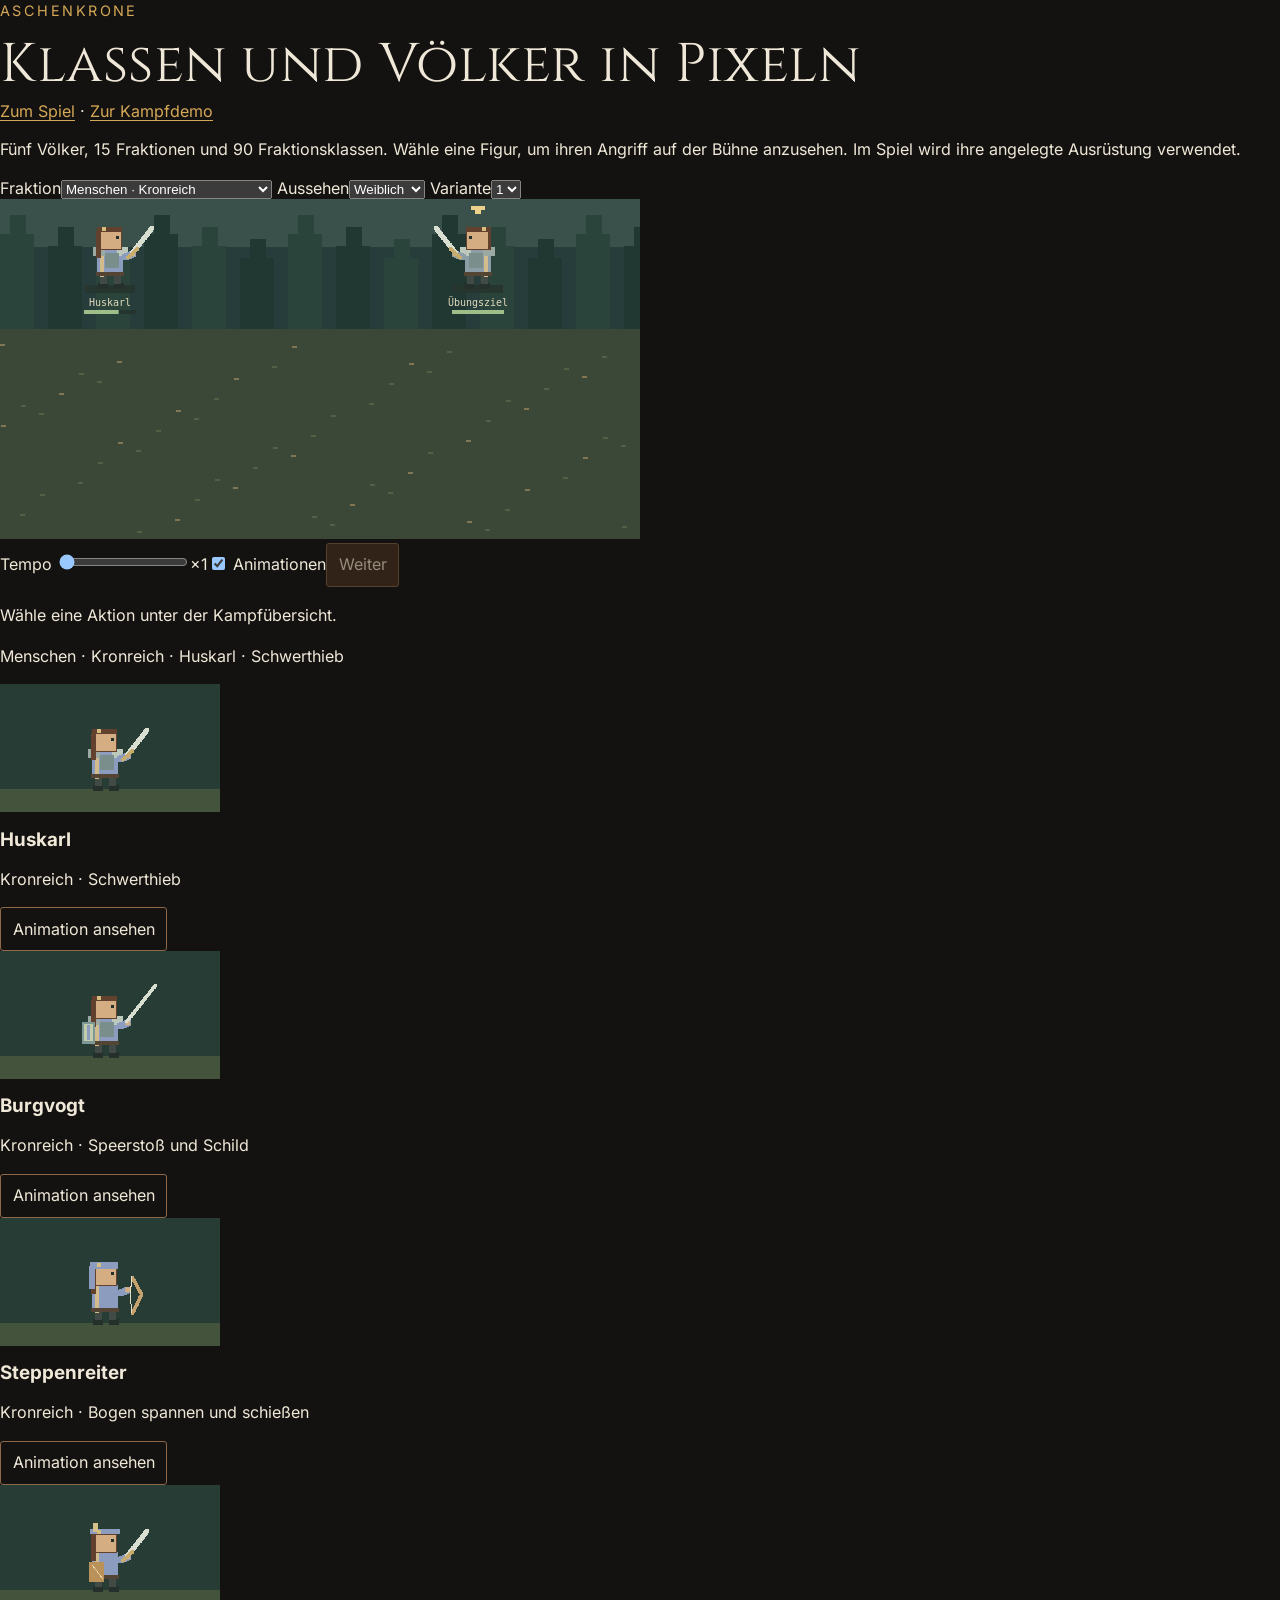
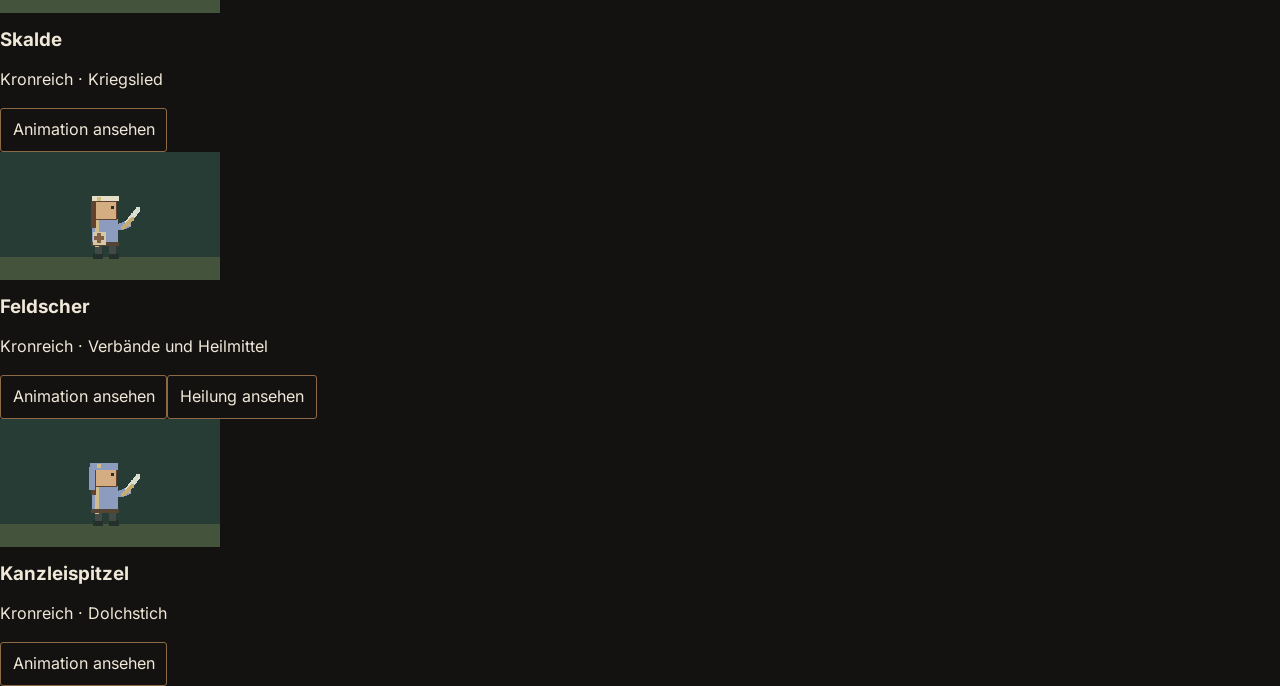
<file: spiel/pixelkampf/figuren.html>
<!doctype html>
<html lang="de">
  <head>
    <meta charset="utf-8" />
    <meta name="viewport" content="width=device-width, initial-scale=1" />
    <title>Aschenkrone · Pixelfiguren</title>
    <link rel="stylesheet" href="../../bestiarium/stil.css" />
    <link rel="stylesheet" href="../stil.css" />
    <script defer src="../klassen.js"></script>
    <script defer src="../pixelkampf.js"></script>
    <script defer src="figuren.js"></script>
  </head>
  <body>
    <main class="pixel-gallery">
      <header>
        <p class="wordmark">Aschenkrone</p>
        <h1>Klassen und Völker in Pixeln</h1>
        <a href="../../index.html">Zum Spiel</a> ·
        <a href="index.html">Zur Kampfdemo</a>
      </header>
      <p>
        Fünf Völker, 15 Fraktionen und 90 Fraktionsklassen. Wähle eine Figur, um
        ihren Angriff auf der Bühne anzusehen. Im Spiel wird ihre angelegte
        Ausrüstung verwendet.
      </p>
      <div class="pixel-gallery-filters">
        <label>Fraktion<select id="faction"></select></label>
        <label
          >Aussehen<select id="sex">
            <option value="frau">Weiblich</option>
            <option value="mann">Männlich</option>
          </select></label
        >
        <label
          >Variante<select id="variant">
            <option value="0">1</option>
            <option value="1">2</option>
            <option value="2">3</option>
            <option value="3">4</option>
          </select></label
        >
      </div>
      <div id="stage"></div>
      <p id="selection" role="status">Wähle eine Klasse.</p>
      <div id="figures" class="pixel-gallery-grid"></div>
    </main>
  </body>
</html>
</file>
<file: bestiarium/stil.css>
:root {
  color-scheme: dark;
  font-family: Georgia, serif;
  background: #151310;
  color: #ece1cd;
  --line: #4c4031;
  --accent: #e2b678;
  --muted: #c7b79f;
}

* { box-sizing: border-box; }
body { margin: 0; }
button, input { font: inherit; }
button, a { touch-action: manipulation; }
button { color: inherit; cursor: pointer; }
a { color: var(--accent); text-underline-offset: .2em; }
:focus-visible { outline: 2px solid #d99b59; outline-offset: 2px; }
.wrap { width: min(1120px, calc(100% - 2rem)); margin-inline: auto; }

.masthead {
  background: radial-gradient(ellipse at 30% 0%, #4a2b1d, #211b15 65%);
  border-bottom: 1px solid var(--line);
  padding: 2.1rem 0 1.75rem;
}
.wordmark { margin: 0 0 .35rem; color: var(--accent); letter-spacing: .17em; font-size: .9rem; text-transform: uppercase; }
h1 { margin: 0; font-weight: normal; font-size: clamp(2rem, 5vw, 3.4rem); }

.lands, .kinds { display: flex; flex-wrap: wrap; gap: .35rem; }
.lands { margin: 1.15rem 0 .8rem; }
.lands button, .kinds button {
  border: 1px solid var(--line);
  background: #211c16;
  padding: .55rem .75rem;
  border-radius: 3px;
}
button[aria-pressed="true"] { color: #f7dfb6; background: #4b3321; border-color: #a77745; }
button:hover { border-color: var(--accent); }

.catalog { display: grid; grid-template-columns: minmax(230px, 290px) minmax(0, 1fr); border: 1px solid var(--line); }
.index { padding: 1rem; background: #201b16; border-right: 1px solid var(--line); }
.index label { display: block; margin-bottom: .4rem; }
.index input {
  width: 100%;
  border: 1px solid var(--line);
  border-radius: 3px;
  color: inherit;
  background: #14110f;
  padding: .65rem;
}
.index input::placeholder { color: var(--muted); }
.kinds { margin: .8rem 0; }
.kinds button { padding: .4rem .52rem; }
#entries { padding: 0; margin: 0; list-style: none; }
#entries li + li { margin-top: .3rem; }
#entries button {
  display: block;
  width: 100%;
  text-align: left;
  padding: .65rem;
  background: #2b241b;
  border: 1px solid transparent;
  border-radius: 3px;
}
#entries button:hover { border-color: var(--accent); }
#entries button[aria-pressed="true"] { background: #4b3321; border-color: #a77745; }
#entries small { display: block; color: var(--muted); margin-top: .2rem; }

.detail { padding: clamp(1.1rem, 4vw, 2rem); background: #e9d8b7; color: #302419; }
.detail h2 { margin: .2rem 0 .8rem; font-size: clamp(1.75rem, 3.8vw, 2.7rem); font-weight: normal; line-height: 1.1; }
.detail p { line-height: 1.5; }
.detail .category { color: #674427; margin: 0; }
.sheet { display: grid; gap: 1.5rem; }
.sheet.with-image { grid-template-columns: minmax(0, 1.15fr) minmax(0, 1fr); align-items: start; }
figure { margin: 0; }
figure img { display: block; width: 100%; height: auto; border: 1px solid #8a6b4c; }
figcaption { color: #624b34; margin-top: .35rem; }
.detail dl { margin-top: 0; }
dt { font-weight: bold; margin-top: .8rem; }
dd { margin: .2rem 0 0; line-height: 1.45; }
.stats { display: flex; flex-wrap: wrap; gap: .45rem; margin: .75rem 0 0; }
.stats div { background: #d9c4a1; padding: .4rem .6rem; }
.stats dt { margin: 0; color: #624b34; font-size: .85rem; }
.reference { border-bottom: 1px solid var(--line); padding: .8rem .25rem; }
summary { cursor: pointer; }
.reference dl { max-width: 76ch; }
footer { display: flex; flex-wrap: wrap; gap: 1rem; padding: 1.3rem 0 2rem; }

@media (max-width: 900px) { .sheet.with-image { grid-template-columns: 1fr; } }
@media (max-width: 650px) {
  .catalog { grid-template-columns: 1fr; }
  .index { border-right: 0; border-bottom: 1px solid var(--line); }
  #entries { max-height: 13rem; overflow-y: auto; }
}
</file>
<file: spiel/stil.css>
body { background: #171410; }
[hidden] { display: none !important; }
.game-wrap {
  max-width: var(--layout-width, 84rem);
  margin-inline: auto;
  padding-left: max(1rem, env(safe-area-inset-left));
  padding-right: max(1rem, env(safe-area-inset-right));
}
.game-header { background: radial-gradient(ellipse at 24% 0%, #4c2d1e, #211b15 74%); border-bottom: 1px solid var(--line); }
.header-inner { display: flex; align-items: end; justify-content: space-between; flex-wrap: wrap; gap: 1.4rem; padding-block: 2rem; }
.header-controls, .header-inner nav { display: flex; align-items: center; flex-wrap: wrap; gap: .5rem 1rem; }
.header-inner nav a { display: inline-flex; align-items: center; min-height: 2.75rem; }
.layout-picker { display: flex; align-items: center; gap: .5rem; }
.layout-picker select { min-height: 2.75rem; border: 1px solid #8d6947; padding: .4rem; color: inherit; background: #211b15; font: inherit; }
.game-wrap > .paper, .game-grid { margin-block: 1.5rem 2rem; }
.paper { min-width: 0; padding: clamp(1.1rem, 4vw, 2rem); background: #e9d8b7; color: #302419; }
.welcome { max-width: 690px; }
h2 { font-weight: normal; margin: .25rem 0 .85rem; font-size: clamp(1.65rem, 3.5vw, 2.35rem); overflow-wrap: anywhere; }
h3 { margin: .7rem 0 .4rem; }
p, li { line-height: 1.55; }
.overline { font-size: .85rem; letter-spacing: .09em; text-transform: uppercase; color: #69492d; margin: 0; }
.game-grid { display: grid; grid-template-columns: minmax(0, 1fr) minmax(19rem, 32%); align-items: start; gap: 1rem; }
.travel-tools { display: grid; min-width: 0; gap: 1rem; }
.play-shortcuts { display: none; }
.travel-map { min-width: 0; background: #241d16; border: 1px solid var(--line); padding: .65rem .85rem; }
.travel-map summary { color: var(--accent); }
.map-scroll { overflow: auto; margin-top: .5rem; max-height: min(34rem, 70svh); overscroll-behavior: contain; }
.map-board { position: relative; overflow: hidden; aspect-ratio: 4 / 3; border: 1px solid #66523d; background: #1d2a33; }
.map-image { position: absolute; max-width: none; display: block; user-select: none; pointer-events: none; }
#map-routes, #map-places { position: absolute; inset: 0; width: 100%; height: 100%; }
#map-routes line { stroke: #f1d7a6; stroke-width: 2; vector-effect: non-scaling-stroke; stroke-dasharray: 5 4; opacity: .85;
  filter: drop-shadow(0 0 1px #000); }
#map-routes line.route-active { stroke: #ffd184; stroke-width: 4; stroke-dasharray: none; opacity: 1; }
.map-board[data-level="welt"] #map-routes { display: none; }
.map-marker { position: absolute; display: inline-flex; align-items: center; gap: .25rem; transform: translate(-.45rem, -50%);
  padding: .1rem .35rem .1rem .2rem; color: #e6dccb; background: #211c17e6; border: 1px solid #766049; border-radius: 1rem;
  font: inherit; font-size: .78rem; line-height: 1.2; white-space: nowrap; }
.map-marker::before { content: ""; flex: none; width: .5rem; height: .5rem; border-radius: 50%; background: #c9b79c;
  box-shadow: 0 0 0 1px #1a130d; }
.map-marker.map-side-l { flex-direction: row-reverse; transform: translate(calc(-100% + .45rem), -50%); padding: .1rem .2rem .1rem .35rem; }
button.map-marker { min-height: 1.6rem; color: #fff0d6; border-color: #e1b677; cursor: pointer; }
button.map-marker::before { background: #ffd184; }
.map-marker.map-current { border-color: #f3c783; color: #fff3dc; background: #4a3218f0; font-weight: 600; z-index: 2; }
.map-marker.map-current::before { background: #ff9a3d; }
.map-marker.map-here::before, .map-marker.map-home::before { display: none; }
.map-marker.map-here { transform: translate(.75rem, -50%); }
.map-marker.map-here.map-side-l { transform: translate(calc(-100% - .75rem), -50%); }
.map-marker.map-home { transform: translate(.6rem, -50%); color: #d8e6f0; border-color: #7da4bf; background: #16222ce6; }
.map-marker.map-home.map-side-l { transform: translate(calc(-100% - .6rem), -50%); }
.map-pin { position: absolute; width: 1.1rem; height: 1.1rem; transform: translate(-50%, -50%); border-radius: 50%; pointer-events: none;
  border: 3px solid #ff9a3d; box-shadow: 0 0 0 2px #1a130d, 0 0 .8rem #ff9a3d; animation: map-pin 1.8s ease-in-out infinite; z-index: 1; }
@keyframes map-pin { 50% { box-shadow: 0 0 0 2px #1a130d, 0 0 1.4rem .3rem #ff9a3d; } }
@media (prefers-reduced-motion: reduce) { .map-pin { animation: none; } }
.map-area { position: absolute; border: 2px dashed #ffd184; background: #ffd18414; pointer-events: none; }
.map-zoom { display: flex; gap: .3rem; margin-top: .55rem; }
.map-zoom button { flex: 1 1 0; min-height: 2.25rem; padding: .25rem .4rem; color: #e6dccb; background: #211b15;
  border: 1px solid var(--line); font: inherit; font-size: .88rem; cursor: pointer; }
.map-zoom button[aria-pressed="true"] { background: #694623; color: #fff0d6; border-color: #e1b677; }
.map-caption { margin: .35rem 0 0; color: var(--muted); font-size: .82rem; }
.map-status { margin: .45rem 0 0; color: var(--muted); font-size: .9rem; }
.map-plan { margin-top: .5rem; }
.map-destinations { margin-top: .6rem; }
.map-destinations .action { flex: 1 1 7.5rem; justify-content: center; }
.map-destinations:empty, .map-plan:empty { display: none; }
.map-destinations button[aria-pressed="true"] { background: #694623; }
.map-plan p { margin: 0; flex-basis: 100%; }
button.map-marker[aria-pressed="true"] { background: #694623; }
#point-buy, #skill-buy { min-width: 0; margin: .75rem 0; padding: .6rem; border: 1px solid #96734c; }
#points-left { margin: 0 0 .45rem; }
.point-row { display: grid; grid-template-columns: minmax(0, 1fr) 2.6rem auto 2rem auto minmax(4.5rem, auto); gap: .35rem; align-items: center; margin: .15rem 0; }
.point-row small { font-variant-numeric: tabular-nums; }
#points-left, #skills-left { margin: 0 0 .45rem; }
#skill-suggest { margin-top: .45rem; }
.creation .hint, .class-description p { margin: .3rem 0; font-size: .92rem; }
.sheet-heading { margin: .6rem 0 .2rem; font-size: .9rem; }
#class-sheet h4 { margin: .7rem 0 .2rem; }
#class-sheet p { margin: .25rem 0; font-size: .92rem; }
#class-sheet select { margin: .2rem .3rem .2rem 0; }
.point-row output { text-align: center; font-variant-numeric: tabular-nums; }
.point-row .action, .inventory-list .action { padding: .3rem .5rem; }
.sidebar .inventory-list { padding-left: 0; list-style: none; }
.inventory-list li { padding: .45rem 0; border-bottom: 1px solid var(--line); }
.inventory-list li div, .inventory-list li small { color: var(--muted); }
.inventory-list li button { margin-top: .3rem; }
.progression { border-top: 1px solid var(--line); padding: .35rem 0 .75rem; }
.progression h3 { font-size: 1.1rem; }
.progression progress { width: 100%; accent-color: #d49f5f; }
.progression p { margin: .35rem 0; font-size: .9rem; }
.recruitment { clear: both; margin-top: 1.4rem; padding-top: .65rem; border-top: 1px solid #ad906680; }
.recruitment article { margin-block: .65rem; padding: .65rem .8rem; border: 1px solid #ad906680; }
.recruitment h4 { margin: 0; }
.recruitment p { margin: .4rem 0; }
.scene-actions h3 { flex-basis: 100%; }
.battlefield { display: grid; grid-template-columns: minmax(0, 1fr) minmax(0, 1fr); gap: .8rem;
  padding: clamp(.65rem, 2vw, 1rem); background: radial-gradient(ellipse at top, #463326, #241e18); color: #f3e1bf; }
.battle-formation, .battle-enemies { display: grid; grid-template-columns: repeat(auto-fit, minmax(min(100%, 7rem), 1fr)); align-content: start; gap: .45rem; }
.fighter-card { position: relative; display: grid; gap: .25rem; min-width: 0; padding: .45rem;
  font: inherit; text-align: left; background: #332a1f; border: 1px solid #8b7050; }
.fighter-card strong { overflow-wrap: anywhere; }
.fighter-card small { color: #d9c29c; }
.enemy-card[aria-pressed="true"] { outline: 2px solid #ffcc7a; background: #624020; color: #fff3dc; z-index: 1; }
.enemy-card:disabled { opacity: .48; }
.fighter-card img { width: 100%; max-height: 9rem; aspect-ratio: 3/2; object-fit: cover; }
.fighter-card progress { width: 100%; height: .55rem; accent-color: #d58050; }
.battle-target { grid-column: 1 / -1; margin: 0; color: #ffd28c; }
.fighter-lunge { animation: battle-lunge var(--ausfall-dauer, 240ms) ease-out; z-index: 2; }
.enemy-lunge { animation: enemy-lunge var(--ausfall-dauer, 240ms) ease-out; z-index: 2; }
.fighter-hit { animation: battle-hit 260ms ease-out; }
.fighter-hit::after { content: ""; position: absolute; inset: 0; background: var(--treffer-flash, rgba(185, 28, 28, .45)); pointer-events: none; animation: treffer-flash 300ms ease-out forwards; }
.fighter-dodge { animation: battle-dodge 280ms ease-out; }
.fighter-cover { animation: battle-cover var(--battle-step) ease-out; }
.hit-value { position: absolute; top: 10%; right: 10%; z-index: 4; font-weight: bold; color: #ffccae; background: #501e14cc; padding: .15rem .3rem; pointer-events: none;
  transform: scale(var(--fct-skala, 1)); text-shadow: 0 1px 2px #000; animation: fct-steigen 850ms ease-out forwards; }
.healing-value, .hit-value.fct-heilung { background: #263820cc; }
.hit-value.fct-kritischer_treffer { background: #451a03dd; }
/* Kampf-Paket: Ausfallschritt 14 px über 240 ms, zum Gegner hin (Karten stehen nebeneinander). */
@keyframes battle-lunge { 45% { transform: translateX(var(--ausfall, 14px)) scale(1.05); } }
@keyframes enemy-lunge { 45% { transform: translateX(var(--ausfall-gegner, -14px)) scale(1.05); } }
@keyframes battle-hit { 20% { transform: translateX(var(--treffer-shake, 6px)); } 40% { transform: translateX(calc(var(--treffer-shake, 6px) * -1)); }
  60% { transform: translateX(calc(var(--treffer-shake, 6px) * .6)); } 80% { transform: translateX(calc(var(--treffer-shake, 6px) * -.4)); } }
@keyframes treffer-flash { from { opacity: 1; } to { opacity: 0; } }
@keyframes battle-dodge { 50% { transform: translateX(-12px); opacity: .7; } }
@keyframes battle-cover { 45% { box-shadow: 0 0 .45rem #ffcc7a; } }
@keyframes fct-steigen { from { translate: 0 0; opacity: 1; } 70% { opacity: 1; } to { translate: 0 -28px; opacity: 0; } }
.lp-huelle { position: relative; }
.lp-nachzug { position: absolute; pointer-events: none; z-index: 1; border-radius: 2px; }

/* ---- 2D-Kampfarena in Seitenansicht (Henry, 20. 11. 2026) ---- */
.kampf-arena { grid-column: 1 / -1; position: relative; height: var(--arena-hoehe, 220px); overflow: hidden; border: 1px solid #8b7050;
  background: var(--himmel); isolation: isolate; }
.kampf-arena::before { content: ""; position: absolute; inset: 40% 0 30%; background: radial-gradient(ellipse at 50% 60%, var(--glimmen), transparent 70%); z-index: 0; }
.arena-boss-aura::after { content: ""; position: absolute; inset: 0; z-index: 0; pointer-events: none;
  background: radial-gradient(circle at 76% 50%, rgba(153, 27, 27, .55), transparent 55%); animation: boss-aura 2.4s ease-in-out infinite; }
@keyframes boss-aura { 50% { opacity: .35; transform: scale(1.06); } }
.arena-kulisse { position: absolute; inset: 0; width: 100%; height: 100%; z-index: 0; }
.arena-kulisse .bk-fern { fill: #0b0a09; opacity: .78; }
.arena-kulisse .bk-nah { fill: #1a1512; }
.arena-kulisse .bk-rauch { fill: none; stroke: #57534e; stroke-width: 10; stroke-linecap: round; opacity: .45; }
.arena-kulisse .bk-glut { fill: none; stroke: #f97316; stroke-width: 2.5; opacity: .85; }
.arena-kulisse .bk-runen { fill: none; stroke: var(--partikel); stroke-width: 1.4; opacity: .55; }
.arena-kulisse .bk-detail { fill: none; stroke: #3f3a33; stroke-width: 2; }
.arena-kulisse .bk-see { fill: #0b1220; }
.arena-kulisse .bk-mast { fill: #0b0f19; stroke: #1f2937; stroke-width: 2; opacity: .8; }
.arena-kulisse .bk-nebel { fill: #94a3b8; opacity: .14; }
.arena-kulisse .bk-schnee { fill: #e2e8f0; opacity: .75; }
[data-buehne="salzklippen_und_kueste"] .bk-nah { fill: #241c15; }
[data-buehne="eispass_und_norden"] .bk-nah { fill: #cbd5e1; opacity: .9; }
[data-buehne="eispass_und_norden"] .bk-detail { stroke: #64748b; }
[data-buehne="altes_reich_ruinen"] .bk-fern { fill: #111827; opacity: .9; }
[data-buehne="altes_reich_ruinen"] .bk-nah { fill: #1e1b2e; }
[data-buehne="duesterwald_und_grenzhaus"] .bk-fern { fill: #04150b; opacity: .9; }
[data-buehne="duesterwald_und_grenzhaus"] .bk-nah { fill: #1c1610; }
.arena-partikel { position: absolute; inset: 0; z-index: 1; pointer-events: none; }
.arena-partikel i { position: absolute; width: 3px; height: 3px; border-radius: 50%; background: var(--partikel); opacity: .8; animation: partikel-steigen 3.4s linear infinite; }
.partikel-schraeger_kuestenregen_und_nebel i { width: 1px; height: 12px; border-radius: 0; transform: rotate(18deg); animation-name: partikel-regen; opacity: .55; }
.partikel-schneegestoeber i { width: 4px; height: 4px; animation-name: partikel-schnee; }
.partikel-runen_staub_schwebend i { box-shadow: 0 0 6px var(--partikel); animation-name: partikel-schweben; }
.partikel-bodennebel_drift i { width: 70px; height: 14px; top: auto !important; bottom: 18%; filter: blur(6px); opacity: .28; animation-name: partikel-nebel; }
@keyframes partikel-steigen { from { transform: translateY(40px); opacity: 0; } 20% { opacity: .9; } to { transform: translateY(-90px) translateX(12px); opacity: 0; } }
@keyframes partikel-regen { from { translate: 0 -60px; } to { translate: -26px 220px; } }
@keyframes partikel-schnee { from { translate: 0 -40px; opacity: 0; } 15% { opacity: .9; } to { translate: -40px 200px; opacity: .2; } }
@keyframes partikel-schweben { 50% { translate: 6px -14px; opacity: .3; } }
@keyframes partikel-nebel { from { translate: -60px 0; } to { translate: 80px 0; } }
.arena-figuren { position: absolute; inset: 0; z-index: 2; }
.arena-figur { position: absolute; width: 64px; height: 84px; translate: -50% -70%; scale: var(--skala, 1); transform-origin: 50% 100%; }
.arena-figur .rig, .arena-sprite { width: 100%; height: 100%; overflow: visible; }
.arena-gegner .rig, .arena-gegner .arena-sprite { transform: scaleX(-1); }
.arena-sprite { object-fit: contain; filter: drop-shadow(0 3px 2px #000a); }
.arena-figur .rig-bestie { width: 120%; margin-left: -10%; }
.arena-name { position: absolute; left: 50%; bottom: -1.05rem; translate: -50% 0; white-space: nowrap; font-size: .62rem; color: #f3e1bf; text-shadow: 0 1px 2px #000; opacity: .85; }
.ist-am-zug { z-index: 3; }
.ist-am-zug .arena-name { color: #ffd28c; opacity: 1; }
.rig { fill: #2b2420; stroke: #0c0a09; stroke-width: 1.2; stroke-linejoin: round; filter: drop-shadow(0 0 1.5px rgba(255, 214, 170, .35)); }
.rig-schatten { fill: #000; stroke: none; opacity: .45; }
.rig-beine path { fill: #1f1a16; }
.rig-torso { fill: #3a3029; }
.rig-haut { fill: #c8a27e; }
.rig-helm, .rig-metall { fill: #6b7280; }
.rig-akzent { fill: var(--akzent); }
.rig-holz { fill: none; stroke: #7c5a3a; stroke-width: 3; stroke-linecap: round; }
.rig-sehne { stroke: #d6d3d1; stroke-width: .8; }
.rig-rost { fill: #92643f; }
.rig-schild { fill: #57534e; }
.rig-holzschild { fill: #7c5a3a; }
.rig-glut { fill: #f59e0b; stroke: #b45309; }
.rig-arm { fill: none; stroke: #3a3029; stroke-width: 5; stroke-linecap: round; }
.rig-aura { fill: #991b1b; stroke: none; opacity: .4; filter: blur(4px); animation: boss-aura 1.8s ease-in-out infinite; }
.rig-waffenarm { transform-origin: 38px 26px; transform-box: view-box; transition: transform 180ms ease-out; }
.rig-bestie .rig-waffenarm { transform-origin: 62px 40px; }
.rig-schwung .rig-waffenarm { transform: rotate(70deg); }
.rig-hebepose .rig-waffenarm { transform: rotate(-55deg); }
.rig-idle-breathe .rig-torso, .rig-idle-breathe .rig-kopf { animation: rig-atmen 1800ms ease-in-out infinite; animation-delay: inherit; transform-box: view-box; transform-origin: 30px 54px; }
@keyframes rig-atmen { 50% { transform: scaleY(1.025) translateY(-.6px); } }
.rig-hit-recoil { animation: rig-treffer 260ms ease-out; }
.rig-hit-recoil .rig, .rig-hit-recoil .arena-sprite { filter: drop-shadow(0 0 5px #dc2626) drop-shadow(0 0 2px #fca5a5) brightness(1.5); }
@keyframes rig-treffer { 30% { translate: calc(-50% - 8px) -70%; } 60% { translate: calc(-50% + 4px) -70%; } }
.arena-gegner.rig-hit-recoil { animation-name: rig-treffer-gegner; }
@keyframes rig-treffer-gegner { 30% { translate: calc(-50% + 8px) -70%; } 60% { translate: calc(-50% - 4px) -70%; } }
.rig-geheilt .rig { filter: drop-shadow(0 0 6px #4ade80); }
.rig-collapse-ash { animation: rig-asche 550ms ease-in forwards; }
@keyframes rig-asche { to { opacity: .18; filter: grayscale(1) blur(1px); transform: rotate(-80deg) translateY(10px); } }
.arena-gegner.rig-collapse-ash { animation-name: rig-asche-gegner; }
@keyframes rig-asche-gegner { to { opacity: .18; filter: grayscale(1) blur(1px); transform: rotate(80deg) translateY(10px); } }
.ist-besiegt .arena-name { opacity: .4; }
.arena-titel { position: absolute; left: .5rem; top: .35rem; z-index: 3; font-size: .7rem; letter-spacing: .04em; color: #f3e1bfcc; text-shadow: 0 1px 2px #000; }
.arena-text { position: absolute; z-index: 5; translate: -50% 0; font-weight: 800; font-size: 1rem; white-space: nowrap; pointer-events: none;
  text-shadow: 0 0 3px #000, 0 2px 2px #000; scale: var(--fct-skala, 1); animation: arena-text-steigen 850ms ease-out forwards; }
@keyframes arena-text-steigen { from { transform: translateY(0); opacity: 1; } 70% { opacity: 1; } to { transform: translateY(var(--fct-aufstieg, -28px)); opacity: 0; } }
.arena-effekt { position: absolute; z-index: 4; width: 54px; height: 54px; translate: -50% -50%; fill: none; stroke: currentColor; stroke-width: 7; stroke-linecap: round;
  stroke-dasharray: 160; stroke-dashoffset: 160; animation: effekt-schnitt 320ms ease-out forwards; filter: drop-shadow(0 0 4px currentColor); pointer-events: none; }
.effekt-schild_block { fill: #94a3b833; stroke-width: 5; }
@keyframes effekt-schnitt { 50% { stroke-dashoffset: 0; opacity: 1; } to { stroke-dashoffset: 0; opacity: 0; } }
.arena-projektil { position: absolute; z-index: 4; width: 14px; height: 4px; margin-left: -7px; background: #d6d3d1; border-radius: 2px; pointer-events: none; }
.projektil-glut_kugel { width: 12px; height: 12px; border-radius: 50%; background: radial-gradient(circle, #fde68a, #f59e0b 50%, #b91c1c); box-shadow: 0 0 10px #f59e0b; }
.projektil-runen_blitz { width: 10px; height: 10px; border-radius: 2px; rotate: 45deg; background: #38bdf8; box-shadow: 0 0 10px #38bdf8; }
@media (max-width: 40rem) {
  .arena-figur { width: 48px; height: 63px; }
  .arena-name { display: none; }
}
#training p, .trade-list h3 { flex-basis: 100%; }
.inventory-list .rarity[data-quality="Ungewöhnlich"] { color: #bcd9a0; }
.inventory-list .rarity[data-quality="Selten"] { color: #aacdeb; }
.inventory-list .rarity[data-quality="Episch"] { color: #e5bdff; }
.travel-map:not([open]) { padding-block: .6rem; }
.scene-actions { padding-top: .75rem; border-top: 1px solid #ad90664d; margin-top: 1.2rem; }
.scene-actions .story-choice { background: #f1dfba; }
.scene-actions .story-choice:hover { background: #f8eacb; }
.sidebar { min-width: 0; border: 1px solid var(--line); background: #211b15; padding: 1rem; }
.sidebar details { padding: .65rem 0; border-top: 1px solid var(--line); }
.travel-objective { border-top: 1px solid var(--line); padding: .15rem 0 .75rem; }
.travel-objective h3 { font-size: 1rem; }
.travel-objective p { margin: 0; color: var(--muted); }
.sidebar li + li { margin-top: .35rem; }
.sidebar ul, .sidebar ol { padding-left: 1.35rem; }
.sidebar p { margin-bottom: .35rem; }
.party { display: grid; align-items: center; grid-template-columns: 78px 1fr; gap: .8rem; }
.party h2 { font-size: 1.35rem; margin-bottom: 0; }
.party p { margin: .15rem 0 0; color: var(--muted); }
.avatar { aspect-ratio: 1; width: 100%; background-size: 200% 200%; background-repeat: no-repeat; border: 1px solid #997650; }
.stat-line { display: flex; flex-wrap: wrap; gap: .55rem 1rem; }
.stat-line dt { font-size: .85rem; margin-top: 0; }
.stat-line dd { margin-top: .15rem; }
.creation { display: grid; grid-template-columns: minmax(0, 1fr) minmax(0, 315px); gap: clamp(1rem, 4vw, 2rem); max-width: 850px; }
.creation label { display: block; margin: .8rem 0 .3rem; }
.creation input, .creation select { width: 100%; color-scheme: light; background: #f7ebd2; color: inherit; border: 1px solid #96734c; padding: .5rem; font: inherit; }
.actions { display: flex; flex-wrap: wrap; align-items: center; gap: .55rem; }
.action { display: inline-flex; align-items: center; min-height: 2.75rem; max-width: 100%; overflow-wrap: anywhere; font: inherit; line-height: 1.35; color: inherit; background: transparent; padding: .56rem .73rem; border: 1px solid #8d6947; border-radius: 3px; cursor: pointer; }
.action:hover { border-color: currentColor; }
.action.primary { background: #4c3120; color: #fff0d5; }
.action:disabled { cursor: default; opacity: .55; }
.scene-actions .action { text-align: left; }
.scene-actions .story-choice { flex-basis: 100%; }
.save-actions { margin-top: .65rem; }
.file-label { position: relative; }
.file-label:focus-within { outline: 2px solid #a46836; outline-offset: 2px; }
.file-label input { position: absolute; inset: 0; width: 100%; opacity: 0; cursor: pointer; }
.creature { float: right; width: min(40%, 240px); margin: 0 0 .85rem 1rem; }
.creature img { width: 100%; aspect-ratio: 1; object-fit: cover; }
.scene-illustration { display: block; width: 100%; aspect-ratio: 16 / 9; object-fit: cover; border: 1px solid #8d6947; }
.chapter-result { border-left: 3px solid #8d6947; padding-left: .8rem; font-weight: bold; }
.scene-actions, #turn-status { clear: both; }
#turn-status, #save-status, #home-status, #creation-status { margin-bottom: 0; }
#turn-status { margin-top: .85rem; padding: .7rem .8rem; border-left: 3px solid #89623e; background: #deca9f; }
#turn-status:empty, #save-status:empty, #home-status:empty, #creation-status:empty { display: none; }

.prologue { max-width: 70rem; margin: 1.5rem auto 2rem; }
.prologue-stage { overflow: hidden; border: 1px solid var(--line); background: #171410; }
.prologue-scene { position: relative; aspect-ratio: 16 / 9; display: grid; align-items: end; isolation: isolate; }
.prologue-art { position: absolute; inset: 0; width: 100%; height: 100%; object-fit: cover; z-index: -2; animation: prologue-drift 10s ease-out both; }
.prologue-scene[data-shot="1"] .prologue-art { animation-name: prologue-camp; }
.prologue-scene.is-paused .prologue-art { animation-play-state: paused; }
.prologue-scene::before { content: ""; position: absolute; inset: 0; background: linear-gradient(to top, #100c09 3%, #100c09d9 22%, transparent 72%); z-index: -1; }
.prologue-portrait { position: absolute; right: clamp(.8rem, 4vw, 2rem); top: clamp(.8rem, 4vw, 2rem); width: clamp(85px, 22vw, 200px); }
.prologue-caption { padding: clamp(1rem, 4vw, 2rem); width: fit-content; max-width: min(68ch, 100%); background: #17110dd9; }
.prologue-caption h2 { margin-bottom: .4rem; color: #fff0d5; }
.prologue-caption p:last-child { margin: 0; color: #f0e2cd; }
.prologue-controls { margin-top: .75rem; }
@keyframes prologue-drift { from { transform: scale(1); } to { transform: scale(1.07); } }
@keyframes prologue-camp { from { transform: scale(1.04); opacity: .5; } to { transform: scale(1.1); opacity: 1; } }
@media (prefers-reduced-motion: reduce) { .prologue-art { animation: none; } }

:root[data-layout="compact"] { --layout-width: 52rem; }
:root[data-layout="compact"] .game-grid { grid-template-columns: minmax(0, 1fr); }
:root[data-layout="compact"] .play-shortcuts { display: flex; }

@media (min-width: 76rem) {
  :root[data-layout="ultrawide"] { --layout-width: 112rem; }
  :root[data-layout="ultrawide"] .game-grid {
    grid-template-columns: minmax(0, 1.2fr) minmax(26rem, 1fr) minmax(17rem, .65fr);
  }
  :root[data-layout="ultrawide"] .travel-tools { display: contents; }
}
@media (min-width: 90rem) and (min-aspect-ratio: 2/1) {
  :root:is(:not([data-layout]), [data-layout="auto"]) { --layout-width: 112rem; }
  :root:is(:not([data-layout]), [data-layout="auto"]) .game-grid {
    grid-template-columns: minmax(0, 1.2fr) minmax(26rem, 1fr) minmax(17rem, .65fr);
  }
  :root:is(:not([data-layout]), [data-layout="auto"]) .travel-tools { display: contents; }
}
@media (max-width: 51.99rem) {
  .header-inner { gap: .55rem; padding-block: max(.8rem, env(safe-area-inset-top)) .65rem; }
  .game-grid { grid-template-columns: minmax(0, 1fr); }
  .play-shortcuts { display: flex; }
  .game-grid { margin-top: .55rem; }
  .sidebar details > summary { padding-block: .35rem; }
}
.play-shortcuts {
  position: sticky; top: 0; z-index: 5; flex-wrap: wrap; gap: .25rem;
  padding: calc(.25rem + env(safe-area-inset-top)) 0 .25rem; background: #151310;
}
.play-shortcuts a {
  display: inline-flex; align-items: center; min-height: 2.75rem;
  padding-inline: .7rem; border: 1px solid var(--line); background: #211b15;
}
.travel-map, #scene-title, #character-panel { scroll-margin-top: max(.75rem, env(safe-area-inset-top)); }
@media (max-width: 51.99rem) {
  .travel-map, #scene-title, #character-panel { scroll-margin-top: calc(3.75rem + env(safe-area-inset-top)); }
}
:root[data-layout="compact"] :is(.travel-map, #scene-title, #character-panel) {
  scroll-margin-top: calc(3.75rem + env(safe-area-inset-top));
}
@media (max-width: 42rem) {
  .creation { grid-template-columns: minmax(0, 1fr); }
  .creation figure { grid-row: 1; width: min(8rem, 45%); }
  .prologue-caption { width: 100%; max-width: none; }
  .prologue-scene { aspect-ratio: auto; padding-top: clamp(9rem, 37vw, 15rem); }
  .prologue-art { height: auto; aspect-ratio: 16 / 9; }
  .prologue-portrait { width: clamp(4rem, 18vw, 7rem); }
  .prologue-controls .action { flex: 1 1 auto; justify-content: center; }
  .battle-actions .action { flex: 1 1 8rem; }
  .battlefield { gap: .5rem; }
}
@media (orientation: landscape) and (max-height: 34rem) {
  .header-inner { padding-block: max(.55rem, env(safe-area-inset-top)) .55rem; gap: .4rem; }
  .header-inner h1 { font-size: clamp(1.35rem, 4vw, 2.1rem); }
  .prologue-scene { aspect-ratio: auto; min-height: 13rem; }
}
@media (orientation: landscape) and (max-height: 34rem) and (min-width: 44rem) and (max-width: 51.99rem) {
  :root:not([data-layout="compact"]) .game-grid {
    grid-template-columns: minmax(0, 1fr) minmax(16rem, 34%);
  }
  .play-shortcuts { grid-column: 1 / -1; }
}
@media (pointer: coarse) {
  button.map-marker { min-height: 2rem; }
  .map-zoom button { min-height: 2.75rem; }
  .enemy-card { min-height: 2.75rem; }
  .travel-map > summary { padding-block: .55rem; }
  main.game-wrap { padding-bottom: env(safe-area-inset-bottom); }
}
@media (max-width: 42rem) {
  .point-row { grid-template-columns: minmax(0, 1fr) 2.6rem auto 2rem auto; }
  .point-row > :last-child { grid-column: 1 / -1; margin-top: -.2rem; }
}
/* Inventar-Hub: Ausrüstungsfenster oben, Rucksack und Zentrallager darunter */
.bag-summary { margin: .2rem 0 .5rem; color: var(--muted); font-size: .9rem; }
.hub-launch { margin-bottom: .4rem; }
.play-shortcuts .hub-open {
  display: inline-flex; align-items: center; min-height: 2.75rem; padding-inline: .7rem;
  font: inherit; color: var(--accent); border: 1px solid var(--line); background: #211b15; cursor: pointer;
}
.inventory-hub {
  --better: #8fd27a; --worse: #ff8a7a;
  width: min(64rem, calc(100vw - 1.5rem)); max-height: calc(100svh - 1.5rem); padding: 0; overflow: auto;
  color: #f1e3c8; background: #1d1813; border: 1px solid #8d6947; box-shadow: 0 1.5rem 4rem #000a;
}
.inventory-hub::backdrop { background: #0b0907cc; }
.hub-head { position: sticky; top: 0; z-index: 3; display: flex; justify-content: space-between; align-items: center; gap: 1rem;
  padding: .7rem 1rem; background: radial-gradient(ellipse at 20% 0%, #4c2d1e, #211b15 80%); border-bottom: 1px solid var(--line); }
.hub-head h2 { margin: 0; font-size: clamp(1.4rem, 3vw, 1.9rem); }
.hub-head .overline { color: var(--accent); }
#hub-close { flex: none; white-space: nowrap; }
.hub-section-title { margin: 0 0 .5rem; font-size: .8rem; letter-spacing: .09em; text-transform: uppercase; color: var(--accent); }
.hub-gear { padding: .8rem 1rem; background: radial-gradient(ellipse at 35% 40%, #3a2a1d, #1d1813 75%); border-bottom: 1px solid var(--line); }
.hub-gear-body { display: grid; grid-template-columns: minmax(0, 1fr) minmax(13rem, 17rem); gap: 1rem; align-items: start; }
/* Figur: Plätze sitzen auf einer Körpersilhouette (Kopf, Hals, Brust, Hände, Ringe, Beine) */
.hub-doll { position: relative; width: 100%; max-width: 36rem; aspect-ratio: 640 / 420; margin-inline: auto; }
.hub-figure { position: absolute; inset: 0; width: 100%; height: 100%; }
.hub-figure * { fill: #47362a; stroke: #7a6247; stroke-linecap: round; }
.hub-figure circle, .hub-figure path { stroke-width: 2; }
.hub-figure line:not(.hub-figure-guide) { stroke: #47362a; }
.hub-figure .hub-figure-guide { fill: none; stroke: #6b5a46; }
.hub-spot { position: absolute; width: 27%; transform: translate(-50%, -50%); }
.hub-slot { display: grid; align-content: start; gap: .05rem; width: 100%; min-width: 0; min-height: 3.3rem; padding: .35rem 1.6rem .35rem .5rem;
  text-align: left; font: inherit; color: inherit; background: #2b231ae6; border: 1px solid #8d6947; border-radius: 4px; cursor: pointer;
  box-shadow: 0 .3rem .8rem #0008; }
.hub-slot small { color: var(--accent); text-transform: uppercase; letter-spacing: .07em; font-size: .66rem; }
.hub-slot strong { font-size: .88rem; line-height: 1.25; overflow-wrap: break-word; hyphens: auto; }
.hub-slot span { color: var(--muted); font-size: .75rem; }
.hub-slot-empty { border-style: dashed; background: #1d1813cc; }
.hub-slot-empty strong { color: var(--muted); font-weight: normal; }
.hub-slot[data-quality="Ungewöhnlich"] { border-color: #8fb56d; }
.hub-slot[data-quality="Selten"] { border-color: #6fa6d6; }
.hub-slot[data-quality="Episch"] { border-color: #c58ef0; }
.hub-slot[aria-pressed="true"] { outline: 2px solid #ffcc7a; outline-offset: 1px; background: #4c3120; }
.hub-unequip { position: absolute; top: .2rem; right: .2rem; display: grid; place-items: center; width: 1.45rem; height: 1.45rem; min-height: 0;
  margin: 0; padding: 0; font: inherit; font-size: .75rem; line-height: 1; color: #f1e3c8; background: #5a2219; border: 1px solid #a4523f;
  border-radius: 3px; cursor: pointer; }
.hub-unequip:hover { background: #7a2c1f; }
.hub-unequip:disabled { opacity: .4; cursor: default; }
.hub-unequip-all { width: 100%; justify-content: center; margin-top: .55rem; color: #302419; border-color: #96734c; }
.hub-stats-box { padding: .6rem .75rem; background: #e9d8b7; color: #302419; border-radius: 4px; }
.hub-stats { display: grid; gap: .1rem; margin: 0; }
.hub-stats div { display: flex; justify-content: space-between; align-items: baseline; gap: .5rem; padding: .18rem .3rem; border-bottom: 1px solid #ad906655; }
.hub-stats dt { margin: 0; font-weight: normal; color: #69492d; }
.hub-stats dd { margin: 0; font-weight: bold; font-variant-numeric: tabular-nums; }
.hub-stats .hub-better { color: #2d6b17; }
.hub-stats .hub-worse { color: #a42a1a; }
.hub-stat-better { background: #cfe7bf; }
.hub-stat-worse { background: #f3c9c0; }
.hub-compare { min-height: 1.3em; margin: .4rem 0 0; font-size: .85rem; color: #69492d; }
.hub-silver { margin: .2rem 0 0; color: #69492d; text-align: right; }
/* Gürtel mit zwei Ladungen und Rucksack-Ausbau (Errata 10) */
.hub-belt { display: grid; gap: .3rem; margin-top: .55rem; padding-top: .45rem; border-top: 1px solid #ad906655; }
.hub-belt h4 { margin: 0; font-size: .9rem; color: #69492d; }
.hub-belt-slots { display: grid; grid-template-columns: 1fr 1fr; gap: .35rem; }
.hub-belt-slot { display: grid; gap: .2rem; padding: .3rem .4rem; background: #f4e8d0; border: 1px dashed #96734c; border-radius: 3px; min-width: 0; }
.hub-belt-slot strong { overflow-wrap: anywhere; }
.hub-belt-slot select { width: 100%; min-height: 2rem; font: inherit; font-size: .85rem; }
.hub-belt p { margin: 0; font-size: .8rem; color: #69492d; }
.hub-relikt { display: grid; gap: .35rem; margin-top: .55rem; padding-top: .45rem; border-top: 1px solid #ad906655; }
.hub-relikt[hidden] { display: none; }
.hub-relikt h4 { margin: 0; font-size: .9rem; color: #69492d; }
.hub-relikt-aktiv, .hub-relikt-wahl { display: grid; gap: .2rem; padding: .35rem .45rem; background: #f4e8d0; border: 1px solid #96734c; border-radius: 3px; min-width: 0; }
.hub-relikt-wahl { border-style: dashed; }
.hub-relikt strong { overflow-wrap: anywhere; }
.hub-relikt ul { margin: 0; padding-left: 1.1rem; font-size: .85rem; }
.hub-relikt-spaeter { color: #69492d; font-style: italic; }
.hub-relikt p { margin: 0; font-size: .8rem; color: #69492d; }
.hub-bag-upgrade { display: flex; flex-wrap: wrap; align-items: center; gap: .4rem .6rem; margin: .55rem 1rem 0; padding: .45rem .6rem;
  border: 1px solid var(--line); border-radius: 4px; }
.hub-bag-upgrade p { flex: 1 1 14rem; margin: 0; font-size: .9rem; }
.hub-bag-upgrade .action { min-height: 2.25rem; padding: .2rem .6rem; }
.belt-actions { display: flex; flex-wrap: wrap; gap: .4rem; width: 100%; }
.hub-tabs { display: flex; gap: .25rem; padding: .8rem 1rem 0; border-bottom: 1px solid var(--line); }
.hub-tabs button { flex: 1 1 0; min-height: 2.75rem; font: inherit; color: var(--muted); background: transparent;
  border: 1px solid var(--line); border-bottom: none; border-radius: 3px 3px 0 0; cursor: pointer; }
.hub-tabs button[aria-selected="true"] { color: #fff0d5; background: #4c3120; border-color: #8d6947; }
.hub-bar { display: grid; gap: .3rem; padding: .55rem 1rem 0; }
.hub-bar progress { width: 100%; height: .5rem; accent-color: #d49f5f; }
.hub-hint { margin: 0; color: var(--muted); font-size: .88rem; }
.hub-slot-filter { display: flex; flex-wrap: wrap; align-items: center; gap: .4rem .6rem; margin: .55rem 1rem 0; padding: .4rem .6rem;
  background: #4c3120; border: 1px solid #e1b677; border-radius: 4px; }
.hub-slot-filter span { flex: 1 1 auto; color: #fff0d6; }
.hub-slot-filter .action { min-height: 2.25rem; padding: .2rem .6rem; }
.hub-items { padding: .3rem 1rem 1rem; }
.hub-items > p { color: var(--muted); }
.hub-group h4 { margin: .8rem 0 .4rem; padding-bottom: .2rem; font-size: .78rem; font-weight: normal; letter-spacing: .08em;
  text-transform: uppercase; color: var(--accent); border-bottom: 1px solid var(--line); }
.hub-grid { display: grid; grid-template-columns: repeat(auto-fill, minmax(min(100%, 13.5rem), 1fr)); gap: .45rem; margin: 0; padding: 0; list-style: none; }
.hub-entry { display: grid; grid-template-rows: 1fr auto; min-width: 0; background: #2b231a; border: 1px solid var(--line); border-left: 4px solid #6b5a46; border-radius: 4px; }
.hub-entry[data-quality="Ungewöhnlich"] { border-left-color: #8fb56d; }
.hub-entry[data-quality="Selten"] { border-left-color: #6fa6d6; }
.hub-entry[data-quality="Episch"] { border-left-color: #c58ef0; }
.hub-entry.hub-worn { background: #3a2c1f; border-color: #8d6947; }
.hub-item { display: flex; flex-wrap: wrap; align-items: baseline; gap: .2rem .4rem; width: 100%; min-height: 3.2rem; padding: .45rem .55rem;
  text-align: left; font: inherit; color: inherit; background: transparent; border: none; cursor: pointer; }
.hub-item:disabled { cursor: default; }
.hub-item:not(:disabled):hover, .hub-item:focus-visible { background: #4c3120; }
.hub-item strong { flex: 1 1 100%; overflow-wrap: break-word; hyphens: auto; }
.hub-item-meta { flex: 1 1 100%; color: var(--muted); font-size: .76rem; }
.hub-item > span:not([class]) { flex: 1 1 100%; color: #d9c29c; font-size: .82rem; }
.hub-delta { padding: 0 .3rem; font-size: .78rem; border-radius: 2px; }
.hub-better { color: var(--better); }
.hub-worse { color: var(--worse); }
.hub-delta.hub-better { background: #2e4a22; }
.hub-delta.hub-worse { background: #5a2219; }
.hub-equipped { padding: 0 .3rem; font-size: .72rem; color: #1d1813; background: #e2b678; border-radius: 2px; }
.hub-click { margin-left: auto; font-style: normal; font-size: .76rem; color: var(--accent); }
.hub-item:disabled .hub-click { color: var(--muted); opacity: .7; }
.hub-extras { display: flex; flex-wrap: wrap; gap: .3rem; padding: 0 .55rem .45rem; }
.hub-mini { min-height: 0; margin: 0; padding: .15rem .5rem; line-height: 1.3; font: inherit; font-size: .8rem; color: inherit; background: transparent;
  border: 1px solid #8d6947; border-radius: 3px; cursor: pointer; }
.hub-mini:disabled { opacity: .5; cursor: default; }
.hub-status { margin: 0; padding: .5rem 1rem; color: var(--accent); border-top: 1px solid var(--line); }
.hub-status:empty { display: none; }
@media (pointer: coarse) { .hub-mini { min-height: 2.25rem; } }
/* Breite Bildschirme: Ausrüstungsfenster bleibt oben stehen, nur das Inventar darunter scrollt */
@media (min-width: 42.01rem) and (min-height: 40rem) {
  .inventory-hub[open] { display: flex; flex-direction: column; height: calc(100svh - 1.5rem); overflow: hidden; }
  .inventory-hub > :not(.hub-items) { flex: none; }
  .hub-items { flex: 1 1 auto; min-height: 8rem; overflow: auto; overscroll-behavior: contain; }
}
@media (max-width: 42rem) {
  .inventory-hub { width: 100vw; max-width: 100vw; height: 100svh; max-height: 100svh; margin: 0; border: none; }
  .hub-gear-body { grid-template-columns: minmax(0, 1fr); }
  .hub-doll { aspect-ratio: 360 / 470; }
  .hub-spot { width: 29%; }
  .hub-slot { min-height: 3rem; padding: .3rem 1.8rem .3rem .4rem; }
  .hub-slot small { font-size: .6rem; overflow-wrap: anywhere; }
  .hub-slot strong { font-size: .8rem; }
  .hub-slot span { display: none; }
  .hub-unequip { width: 1.55rem; height: 1.55rem; top: .15rem; right: .15rem; }
  .hub-gear { padding-top: 1.2rem; }
  .hub-stats { grid-template-columns: repeat(2, minmax(0, 1fr)); column-gap: .6rem; }
  .hub-status { position: sticky; bottom: 0; padding-top: .5rem; background: #1d1813; }
}

/* Gefährten behalten Kampfeffekt und getragene Gegenstände im Überblick. */
#party-members > li { padding: .8rem; margin: .6rem 0; border: 1px solid var(--line); border-radius: .5rem; }
.member-equipment label { display: grid; gap: .3rem; margin: .5rem 0; }
.member-equipment select { width: 100%; min-width: 0; }
#party-members p { overflow-wrap: anywhere; }

.quest-card { display: grid; gap: .3rem; padding: .7rem !important; margin: .5rem 0; border: 1px solid var(--line); border-radius: .4rem; }
.quest-card p { margin: .2rem 0; }
.quest-card progress { width: 100%; accent-color: #be8c52; }
.quest-card[data-status="failed"] { border-left: 3px solid #bb6760; }
.quest-card[data-status="done"] { border-left: 3px solid #82a875; }
.quest-status, .quest-clock { font-weight: bold; }
.quest-urgent { color: #f5ad87; }
.quest-help { font-size: .85rem; color: var(--muted); }
#quest-filters button[aria-pressed="true"] { outline: 2px solid #be8c52; outline-offset: 1px; }

/* Kompakte Kampfansicht mit Aufstellung und zugänglichen Details. */
.battlefield { grid-template-columns: minmax(0, 1fr); gap: .9rem; border-radius: .6rem; }
.battle-header { display: flex; align-items: center; justify-content: space-between; gap: .5rem; }
.battle-header strong { font-size: 1.15rem; }
.battle-header span { color: #ffcf80; }
.battle-sequence { display: flex; flex-wrap: wrap; gap: .35rem; margin: 0; padding: 0; list-style: none; font-size: .8rem; }
.battle-sequence li { padding: .3rem .5rem; border: 1px solid #6d5942; border-radius: 1rem; color: #d9c29c; }
.battle-sequence li.is-current { color: #241e18; background: #edca89; border-color: #edca89; }
.battle-side h3 { margin: 0 0 .45rem; font-size: .85rem; letter-spacing: .05em; text-transform: uppercase; color: #d9c29c; }
.battle-formation { grid-template-columns: repeat(4, minmax(0, 1fr)); align-items: start; }
.battle-enemies { grid-template-columns: repeat(auto-fit, minmax(min(100%, 8rem), 1fr)); align-items: start; }
.ally-card { display: grid; grid-template-columns: minmax(0, 1fr); gap: .45rem; align-content: start; border-radius: .4rem; padding: .6rem; }
.battle-portrait { width: 3.4rem; aspect-ratio: 1; border-radius: 50%; border: 1px solid #ad8b59; background-size: 200% 200%; background-color: #4c3929; }
.fighter-identity { display: grid; gap: .15rem; }
.fighter-identity strong { font-size: 1rem; }
.fighter-identity small { font-size: .75rem; }
.fighter-vitals { display: grid; gap: .2rem; }
.ability-badge { justify-self: start; padding: .2rem .4rem; border: 1px solid #899b6d; border-radius: 1rem; color: #dbedb7; font-size: .73rem; }
.ability-badge.is-used { color: #c6b59b; border-color: #78664e; }
.fighter-details { font-size: .78rem; }
.fighter-details summary { cursor: pointer; padding: .35rem 0; color: #ecd1a2; }
.fighter-details p { margin: .45rem 0; line-height: 1.45; overflow-wrap: anywhere; }
.enemy-card { border-radius: .4rem; min-height: 5.3rem; padding: .65rem; cursor: pointer; }
.enemy-card:disabled { cursor: default; }
.enemy-card:focus-visible, .fighter-details summary:focus-visible { outline: 2px solid #ffe6af; outline-offset: 3px; }
.fighter-card.is-acting { box-shadow: 0 0 0 2px #ffdc8c, 0 0 1rem #c8934d66; }
.battle-target { font-size: .85rem; border-top: 1px solid #695138; padding-top: .6rem; }
.battle-announcement { margin: 0; min-height: 2.5em; font-size: .9rem; }
.battle-round-log { font-size: .82rem; color: #d9c29c; }
.battle-round-log summary { cursor: pointer; }
.battle-round-log ol { padding-left: 1.3rem; line-height: 1.7; }
.scene-actions.battle-actions { position: sticky; bottom: .4rem; z-index: 6; display: grid; grid-template-columns: repeat(3, minmax(0, 1fr)); gap: .4rem; padding: .6rem; background: #ead9b5; border: 1px solid #ae8753; border-radius: .5rem; box-shadow: 0 -.2rem 1rem #241e1826; }
.battle-actions .action { min-height: 2.75rem; padding: .55rem; font-size: .85rem; }
.battle-actions [data-battle-action="spear"] { background: #5e3d24; color: #fff0d5; border-color: #5e3d24; }
@media (max-width: 40rem) {
  .battle-formation, .battle-enemies { grid-template-columns: repeat(2, minmax(0, 1fr)); }
  .ally-card { grid-template-columns: 2.5rem minmax(0, 1fr); align-items: center; padding: .5rem; }
  .battle-portrait { width: 2.5rem; }
  .ally-card .ability-badge, .ally-card .fighter-stats, .ally-card .fighter-details, .ally-card .fighter-vitals { grid-column: 1 / -1; }
  .fighter-identity strong { font-size: .9rem; }
  .scene-actions.battle-actions { grid-template-columns: repeat(2, minmax(0, 1fr)); bottom: max(.35rem, env(safe-area-inset-bottom)); }
}

.battlefield { container-type: inline-size; }
.battle-portrait { position: relative; }
.portrait-initial { position: absolute; right: -.2rem; bottom: -.15rem; border-radius: 50%; width: 1.1rem; height: 1.1rem; display: grid; place-items: center; background: #edca89; color: #241e18; font-size: .7rem; font-weight: bold; }
@container (max-width: 34rem) {
  .battle-formation, .battle-enemies { grid-template-columns: repeat(2, minmax(0, 1fr)); }
  .ally-card { grid-template-columns: 2.5rem minmax(0, 1fr); align-items: center; padding: .5rem; }
  .battle-portrait { width: 2.5rem; }
  .ally-card .ability-badge, .ally-card .fighter-stats, .ally-card .fighter-details, .ally-card .fighter-vitals { grid-column: 1 / -1; }
}

.ally-picker { display: grid; gap: .3rem; font-size: .85rem; }
.ally-picker select { width: 100%; min-width: 0; }
#hub-ally-picker { margin: .8rem; color: #eddbb9; }
.ally-status { margin: .2rem 0; color: #eeb098; font-size: .78rem; grid-column: 1 / -1; }
.ally-card.is-fallen { border-color: #9b655b; }
.ally-card.is-fallen .battle-portrait { filter: grayscale(1); opacity: .6; }
/* Kampfdokument (17. 11. 2026): Verstärkung und Fähigkeitenliste. */
.boost-toggle { display: inline-flex; align-items: center; gap: 0.4rem; flex-basis: 100%; grid-column: 1 / -1; font-size: 0.95rem; }
.ability-list { padding-left: 1.1rem; display: grid; gap: 0.45rem; }
.ability-list li.locked { opacity: 0.6; }
.battle-resources { font-variant-numeric: tabular-nums; }
/* Mit bis zu acht Fähigkeiten bleibt die Aktionsleiste begrenzt und scrollt bei Bedarf. */
.scene-actions.battle-actions { max-height: 45vh; overflow-y: auto; }
/* Charakterfenster: gleiche Optik wie der Inventar-Hub, Reiter Stand · Werte · Effekte */
.character-sheet { width: min(46rem, calc(100vw - 1.5rem)); --good: #8fd27a; --bad: #ff8a7a; --info: #e2b678; }
.sheet-who { display: flex; align-items: center; gap: .75rem; min-width: 0; }
.sheet-avatar { flex: none; width: 3.4rem; height: 3.4rem; border: 1px solid #8d6947; border-radius: 50%; }
.character-sheet .hub-head h2 { overflow-wrap: anywhere; }
.sheet-vitals { display: grid; grid-template-columns: repeat(3, minmax(0, 1fr)); gap: .6rem 1rem; padding: .8rem 1rem;
  background: radial-gradient(ellipse at 35% 40%, #3a2a1d, #1d1813 75%); border-bottom: 1px solid var(--line); }
.sheet-meter-head { display: flex; justify-content: space-between; align-items: baseline; gap: .5rem; font-size: .8rem;
  letter-spacing: .06em; text-transform: uppercase; color: var(--accent); }
.sheet-meter-head strong { color: #fff0d5; letter-spacing: 0; text-transform: none; font-size: .95rem; font-variant-numeric: tabular-nums; }
.sheet-meter progress { display: block; width: 100%; height: .7rem; margin-top: .25rem; }
.sheet-meter-xp progress { accent-color: #d49f5f; }
.sheet-meter-hp progress { accent-color: #b8432f; }
.sheet-meter-hp progress.sheet-low { accent-color: #ff5a3c; }
.sheet-meter-ember progress { accent-color: #e98a2c; }
.sheet-panel { padding: .3rem 1rem 1rem; }
.sheet-panel:focus-visible { outline: 2px solid #ffcc7a; outline-offset: -2px; }
.sheet-section h3 { margin: .9rem 0 .45rem; padding-bottom: .2rem; font-size: .78rem; font-weight: normal; letter-spacing: .08em;
  text-transform: uppercase; color: var(--accent); border-bottom: 1px solid var(--line); }
.sheet-stats { padding: .4rem .6rem; background: #e9d8b7; color: #302419; border-radius: 4px;
  grid-template-columns: repeat(auto-fill, minmax(min(100%, 14rem), 1fr)); column-gap: 1rem; }
.sheet-big { margin: 0 0 .5rem; font-size: 1.1rem; color: #fff0d5; }
.sheet-note { margin: .45rem 0 0; color: var(--muted); font-size: .9rem; }
.sheet-ladder { display: flex; flex-wrap: wrap; gap: .3rem; margin: 0; padding: 0; list-style: none; }
.sheet-ladder li { padding: .15rem .5rem; font-size: .8rem; color: var(--muted); border: 1px solid var(--line); border-radius: 3px; line-height: 1.4; }
.sheet-ladder .sheet-done { color: #d9c29c; background: #2b231a; }
.sheet-ladder .sheet-now { color: #1d1813; background: #e2b678; border-color: #e2b678; font-weight: bold; }
.sheet-training { margin-top: .6rem; }
.sheet-training p { flex: 1 1 100%; margin: 0; color: var(--accent); }
.sheet-balance { display: grid; grid-template-columns: repeat(7, minmax(0, 1fr)); gap: .25rem; }
.sheet-balance-step { padding: .35rem 0; text-align: center; font-variant-numeric: tabular-nums; color: var(--muted);
  background: #2b231a; border: 1px solid var(--line); border-radius: 3px; }
.sheet-balance-edge { background: #3a1f19; }
.sheet-balance-now { color: #1d1813; background: #e2b678; border-color: #ffcc7a; font-weight: bold; }
.sheet-effects { display: grid; grid-template-columns: repeat(auto-fill, minmax(min(100%, 16rem), 1fr)); gap: .45rem; margin: 0; padding: 0; list-style: none; }
.sheet-effect { padding: .45rem .6rem; background: #2b231a; border: 1px solid var(--line); border-left: 4px solid var(--info); border-radius: 4px; }
.sheet-effect-gut { border-left-color: var(--good); }
.sheet-effect-schlecht { border-left-color: var(--bad); background: #33201a; }
.sheet-effect-head { display: flex; flex-wrap: wrap; justify-content: space-between; align-items: baseline; gap: .2rem .6rem; }
.sheet-effect-gut strong { color: var(--good); }
.sheet-effect-schlecht strong { color: var(--bad); }
.sheet-effect-hinweis strong { color: var(--info); }
.sheet-effect-head span { font-size: .76rem; color: var(--muted); }
.sheet-effect p { margin: .2rem 0 0; font-size: .88rem; color: #d9c29c; }
@media (min-width: 42.01rem) and (min-height: 40rem) {
  .character-sheet[open] { display: flex; flex-direction: column; height: auto; max-height: calc(100svh - 1.5rem); overflow: hidden; }
  .character-sheet > :not(.sheet-panel) { flex: none; }
  .character-sheet > .sheet-panel { flex: 1 1 auto; min-height: 6rem; overflow: auto; overscroll-behavior: contain; }
}
@media (max-width: 42rem) {
  .character-sheet { width: 100vw; max-width: 100vw; height: 100svh; max-height: 100svh; margin: 0; border: none; }
  .sheet-vitals { grid-template-columns: minmax(0, 1fr); gap: .45rem; }
  .sheet-avatar { width: 2.8rem; height: 2.8rem; }
  .sheet-stats { grid-template-columns: minmax(0, 1fr); }
}

/* Stadt-Hub der Weltreise (Technische Spezifikation): Statusleiste, Krise, vier Bereiche */
.welt-status { display: grid; gap: .6rem; padding: .7rem .8rem; background: #f4e8d0; border: 1px solid #ad9066; border-radius: 4px; }
.welt-facts { display: grid; grid-template-columns: repeat(auto-fill, minmax(min(100%, 7.5rem), 1fr)); gap: .3rem .8rem; margin: 0; }
.welt-facts div { min-width: 0; }
.welt-facts dt { font-size: .72rem; letter-spacing: .07em; text-transform: uppercase; color: #69492d; }
.welt-facts dd { margin: 0; font-weight: bold; overflow-wrap: anywhere; }
.welt-meters { display: grid; grid-template-columns: repeat(auto-fill, minmax(min(100%, 11rem), 1fr)); gap: .4rem .9rem; }
.welt-meter { min-width: 0; }
.welt-meter-head { display: flex; justify-content: space-between; gap: .4rem; font-size: .8rem; }
.welt-meter-head strong { font-variant-numeric: tabular-nums; }
.welt-meter progress { display: block; width: 100%; height: .6rem; accent-color: #7a5a35; }
.welt-warn progress { accent-color: #c27a1f; }
.welt-warn .welt-meter-head strong { color: #8a4b0b; }
.welt-danger progress { accent-color: #b8432f; }
.welt-danger .welt-meter-head strong { color: #8e2414; }
.character-sheet .welt-meter-head { color: #d9c29c; }
.character-sheet .welt-warn .welt-meter-head strong { color: #f0a443; }
.character-sheet .welt-danger .welt-meter-head strong { color: #ff7a5c; }
.welt-marks summary { cursor: pointer; font-size: .85rem; color: #69492d; }
.welt-marks p { margin: .3rem 0 0; font-size: .85rem; overflow-wrap: anywhere; }
.welt-krise { margin-top: .9rem; }
.welt-krise h3, .welt-panel h3 { margin-top: .9rem; }
.welt-alarm { padding: .35rem .55rem; border-left: 4px solid #b8432f; background: #f3d9c6; }
.welt-hooks { margin: .4rem 0; padding-left: 1.1rem; }
.welt-hooks li { margin-block: .25rem; }
.welt-aushang { margin-top: .9rem; }
.welt-aushang summary { cursor: pointer; font-weight: 600; }
.welt-aushang ul { margin: .4rem 0; padding-left: 1.1rem; }
.welt-aushang li { margin-block: .55rem; }
.welt-aushang li p { margin: .15rem 0; overflow-wrap: anywhere; }
.welt-aushang-stand, .welt-aushang-hinweis { font-size: .85rem; color: #69492d; }
.welt-aushang-hinweis { font-style: italic; }
.welt-auftrag-stand { font-weight: 600; color: #3f5a2a; }
.welt-aushang li button, .welt-hauptquest button { display: block; margin: .35rem 0; max-width: 100%; white-space: normal; text-align: left; }
.welt-hauptquest { margin: .6rem 0; padding: .6rem .8rem; border: 1px solid #ad9066; border-left: 4px solid #8a3b1c; border-radius: 4px; background: #f3e6cc; }
.welt-hauptquest h4 { margin: 0 0 .3rem; }
.welt-hauptquest p { margin: .2rem 0; overflow-wrap: anywhere; }
.welt-reihe ol { margin: .25rem 0; padding-left: 1.2rem; }
.welt-reihe ol li { margin-block: .3rem; }
.welt-tabs { display: flex; flex-wrap: wrap; gap: .3rem; margin-top: 1rem; border-bottom: 1px solid #ad9066; }
.welt-tabs button { flex: 1 1 8.5rem; min-height: 2.75rem; padding: .3rem .6rem; font: inherit; color: #4b3420; background: #e0caa3;
  border: 1px solid #ad9066; border-bottom: 0; border-radius: 4px 4px 0 0; cursor: pointer; }
.welt-tabs button[aria-selected="true"] { color: #fff0d5; background: #4c3120; border-color: #4c3120; }
.welt-panel { padding: .2rem 0 .4rem; }
.welt-ziele { display: grid; grid-template-columns: repeat(auto-fill, minmax(min(100%, 17rem), 1fr)); gap: .55rem; margin: .5rem 0 0; padding: 0; list-style: none; }
.welt-ziel { display: grid; gap: .3rem; align-content: start; padding: .55rem .7rem; border: 1px solid #ad9066; border-left: 4px solid #6f8f4e; border-radius: 4px; background: #f4e8d0; }
.welt-ziel.welt-grenzland { border-left-color: #c27a1f; }
.welt-ziel p { margin: 0; font-size: .88rem; }
.welt-ziel-head { display: flex; flex-wrap: wrap; justify-content: space-between; align-items: baseline; gap: .2rem .6rem; }
.welt-ziel-head span { font-size: .8rem; color: #69492d; }
.welt-ziel .action { width: 100%; }
#map-routes.map-routes-off { display: none; }
.map-node:disabled { opacity: .55; cursor: not-allowed; }
.map-node.map-grenzland::before { background: #f0a443; }
.map-node.map-kernland::before { background: #9cc06b; }
.map-node.map-village { font-size: .7rem; }

/* Aufstieg im Entwurfsmodus */
.entwurf-quellen .action[aria-pressed="true"], .entwurf-varianten .action[aria-pressed="true"] { color: #1d1813; background: #e2b678; border-color: #ffcc7a; }
.entwurf-varianten { display: grid; gap: .4rem; }
.entwurf-varianten .action { text-align: left; white-space: normal; }
.entwurf-rows { display: grid; gap: .3rem; }
.entwurf-row { display: grid; grid-template-columns: minmax(0, 1fr) auto 2.75rem 2.75rem; align-items: center; gap: .5rem;
  padding: .2rem .5rem; background: #2b231a; border: 1px solid var(--line); border-radius: 4px; }
.entwurf-row > span { color: #d9c29c; overflow-wrap: anywhere; }
.entwurf-row strong { color: #fff0d5; font-variant-numeric: tabular-nums; text-align: right; }
.entwurf-row em { font-style: normal; color: var(--good); }
.entwurf-row .action { min-width: 2.75rem; min-height: 2.5rem; padding: 0; font-size: 1.15rem; }
.entwurf-row strong.entwurf-over { color: var(--bad); }
.entwurf-actions { margin-top: .5rem; }

/* ==========================================================================
   Oberfläche „Chronik & Eisen“ (Layout-Vorgaben vom 17.11.)
   Links die Geschichte auf Pergament, rechts das Kompendium aus dunklem Eisen.
   Schriften liegen lokal in spiel/schriften (SIL Open Font License).
   ========================================================================== */
@font-face { font-family: "Cinzel"; font-style: normal; font-weight: 400 900; font-display: swap;
  src: url("schriften/cinzel-latin-wght-normal.woff2") format("woff2");
  unicode-range: U+0000-00FF, U+0131, U+0152-0153, U+02BB-02BC, U+02C6, U+02DA, U+02DC, U+0304, U+0308, U+0329, U+2000-206F, U+20AC, U+2122, U+2191, U+2193, U+2212, U+2215, U+FEFF, U+FFFD; }
@font-face { font-family: "Cinzel"; font-style: normal; font-weight: 400 900; font-display: swap;
  src: url("schriften/cinzel-latin-ext-wght-normal.woff2") format("woff2");
  unicode-range: U+0100-02BA, U+02BD-02C5, U+02C7-02CC, U+02CE-02D7, U+02DD-02FF, U+1D00-1DBF, U+1E00-1E9F, U+1EF2-1EFF, U+2020, U+20A0-20AB, U+20AD-20C0, U+2113, U+2C60-2C7F, U+A720-A7FF; }
@font-face { font-family: "Lora"; font-style: normal; font-weight: 400 700; font-display: swap;
  src: url("schriften/lora-latin-wght-normal.woff2") format("woff2");
  unicode-range: U+0000-00FF, U+0131, U+0152-0153, U+02BB-02BC, U+02C6, U+02DA, U+02DC, U+0304, U+0308, U+0329, U+2000-206F, U+20AC, U+2122, U+2191, U+2193, U+2212, U+2215, U+FEFF, U+FFFD; }
@font-face { font-family: "Lora"; font-style: normal; font-weight: 400 700; font-display: swap;
  src: url("schriften/lora-latin-ext-wght-normal.woff2") format("woff2");
  unicode-range: U+0100-02BA, U+02BD-02C5, U+02C7-02CC, U+02CE-02D7, U+02DD-02FF, U+1D00-1DBF, U+1E00-1E9F, U+1EF2-1EFF, U+2020, U+20A0-20AB, U+20AD-20C0, U+2113, U+2C60-2C7F, U+A720-A7FF; }
@font-face { font-family: "Lora"; font-style: italic; font-weight: 400 700; font-display: swap;
  src: url("schriften/lora-latin-wght-italic.woff2") format("woff2");
  unicode-range: U+0000-00FF, U+0131, U+0152-0153, U+02BB-02BC, U+02C6, U+02DA, U+02DC, U+0304, U+0308, U+0329, U+2000-206F, U+20AC, U+2122, U+2191, U+2193, U+2212, U+2215, U+FEFF, U+FFFD; }
@font-face { font-family: "Lora"; font-style: italic; font-weight: 400 700; font-display: swap;
  src: url("schriften/lora-latin-ext-wght-italic.woff2") format("woff2");
  unicode-range: U+0100-02BA, U+02BD-02C5, U+02C7-02CC, U+02CE-02D7, U+02DD-02FF, U+1D00-1DBF, U+1E00-1E9F, U+1EF2-1EFF, U+2020, U+20A0-20AB, U+20AD-20C0, U+2113, U+2C60-2C7F, U+A720-A7FF; }
@font-face { font-family: "Inter"; font-style: normal; font-weight: 100 900; font-display: swap;
  src: url("schriften/inter-latin-wght-normal.woff2") format("woff2");
  unicode-range: U+0000-00FF, U+0131, U+0152-0153, U+02BB-02BC, U+02C6, U+02DA, U+02DC, U+0304, U+0308, U+0329, U+2000-206F, U+20AC, U+2122, U+2191, U+2193, U+2212, U+2215, U+FEFF, U+FFFD; }
@font-face { font-family: "Inter"; font-style: normal; font-weight: 100 900; font-display: swap;
  src: url("schriften/inter-latin-ext-wght-normal.woff2") format("woff2");
  unicode-range: U+0100-02BA, U+02BD-02C5, U+02C7-02CC, U+02CE-02D7, U+02DD-02FF, U+1D00-1DBF, U+1E00-1E9F, U+1EF2-1EFF, U+2020, U+20A0-20AB, U+20AD-20C0, U+2113, U+2C60-2C7F, U+A720-A7FF; }

:root {
  --bg: #141210;
  --iron: #1b1815;
  --iron-deep: #161310;
  --frame: #6e5633;
  --line: #3e352a;
  --ivory: #efe8d8;
  --accent: #d4a857;
  --muted: #b5aa99;
  --parchment: #e6dcc6;
  --ink: #1e1914;
  --parchment-frame: #8c6d3f;
  --off-bg: #2a2521;
  --off-text: #857c70;
  --off-line: #4a4238;
  --bar-hp: #9e2a2b;
  --bar-stamina: #b8863b;
  --bar-ember: #c85a17;
  --bar-mana: #3d6a96;
  --font-title: "Cinzel", "Cormorant Garamond", Georgia, serif;
  --font-book: "Lora", "Merriweather", Georgia, serif;
  --font-ui: "Inter", system-ui, -apple-system, "Segoe UI", Roboto, sans-serif;
  background: var(--bg);
  color: var(--ivory);
  font-family: var(--font-ui);
}
body { background: var(--bg); }
h1, h2 { font-family: var(--font-title); letter-spacing: .01em; }

/* Kopfleiste */
.game-header { background: linear-gradient(180deg, #1f1a15, var(--bg)); border-bottom: 1px solid var(--frame); }
.header-inner { align-items: center; gap: .6rem 1.5rem; padding-block: .75rem .8rem; }
.game-header .wordmark { margin: 0 0 .15rem; font-family: var(--font-title); font-size: .8rem; letter-spacing: .2em; color: var(--accent); }
.game-header .wordmark::after { content: " —"; }
.game-header h1 { font-size: clamp(1.45rem, 3vw, 2.2rem); line-height: 1.1; color: var(--ivory); }
.header-controls { flex-direction: column; align-items: flex-end; gap: .35rem; }
.header-row { display: flex; align-items: center; flex-wrap: wrap; justify-content: flex-end; gap: .25rem 1rem; }
.header-inner nav { gap: .25rem 1.1rem; }
.header-inner nav a { min-height: 2.25rem; color: var(--ivory); text-decoration: none; font-size: .95rem; }
.header-inner nav a:hover, .header-inner nav a:focus-visible { color: var(--accent); }
.turn-badge { display: inline-flex; align-items: center; min-height: 1.9rem; padding: .15rem .65rem; border: 1px solid var(--frame);
  border-radius: 4px; background: #2a231b; color: var(--ivory); font-size: .85rem; font-variant-numeric: tabular-nums; white-space: nowrap; }
.layout-picker { color: var(--accent); font-size: .9rem; gap: .4rem; }
.layout-picker select { min-height: 2.25rem; padding: .25rem .5rem; color: var(--ivory); background: var(--iron); border: 1px solid var(--frame); border-radius: 4px; }

/* Pergament: Geschichte, Startseite und Charaktererstellung */
.paper {
  font-family: var(--font-book);
  color: var(--ink);
  background-color: var(--parchment);
  background-image: radial-gradient(ellipse at 50% 0%, #efe7d5 0, transparent 65%), radial-gradient(ellipse at 50% 120%, #d6c7a8 0, transparent 70%);
  border: 1px solid var(--parchment-frame);
  border-radius: 2px;
  box-shadow: inset 0 0 35px rgba(139, 108, 66, .18), 0 0 0 4px #1d1915, 0 0 0 5px #3b2f20, 0 12px 30px #0009;
}
.paper h2 { color: var(--ink); }
.paper .overline { font-family: var(--font-ui); font-size: .78rem; font-weight: 600; letter-spacing: .16em; color: #6f5533; }
.encounter #scene-content p { font-size: 1.05rem; line-height: 1.65; }
.scene-actions { border-top-color: rgba(140, 109, 63, .45); }
.paper .action { border-color: rgba(140, 109, 63, .85); }
.scene-actions .story-choice {
  position: relative; padding-left: 2.1rem; color: var(--ink); background: rgba(30, 25, 20, .06);
  border: 1px solid rgba(140, 109, 63, .85); border-radius: 3px; font-family: var(--font-book);
  transition: transform .15s ease, box-shadow .15s ease, background-color .15s ease, border-color .15s ease;
}
.scene-actions .story-choice::before { content: "◆"; position: absolute; left: .8rem; top: 50%; transform: translateY(-50%);
  font-size: .7rem; color: var(--parchment-frame); }
.scene-actions .story-choice:not(:disabled):hover, .scene-actions .story-choice:not(:disabled):focus-visible {
  background: rgba(30, 25, 20, .11); border-color: #b8893f; transform: translateX(4px);
  box-shadow: 0 0 0 1px rgba(212, 168, 87, .45), 0 0 14px rgba(212, 168, 87, .4);
}
.scene-actions .story-choice:not(:disabled):hover::before { color: #a8792e; }
@media (prefers-reduced-motion: reduce) {
  .scene-actions .story-choice { transition: none; }
  .scene-actions .story-choice:not(:disabled):hover, .scene-actions .story-choice:not(:disabled):focus-visible { transform: none; }
}
#turn-status { background: #dccfb2; border-left-color: var(--parchment-frame); }
.creation input, .creation select { background: #f1e9d8; border-color: var(--parchment-frame); }

/* Dunkle Bereiche: Knöpfe, deaktivierte Knöpfe, Fortschrittsbalken */
.sidebar, .inventory-hub, .travel-map { color: var(--ivory); }
:is(.sidebar, .inventory-hub) .action { border-color: var(--frame); color: var(--ivory); }
:is(.sidebar, .inventory-hub) .action:hover { border-color: var(--accent); }
:is(.sidebar, .inventory-hub) .action.primary { background: #3d2e1e; border-color: #8c6d3f; color: var(--ivory); }
:is(.sidebar, .inventory-hub, .battlefield) .action:disabled, .map-zoom button:disabled {
  opacity: 1; color: var(--off-text); background: var(--off-bg); border: 1px dashed var(--off-line); cursor: not-allowed;
}
.sidebar progress, .inventory-hub .sheet-meter-xp progress { appearance: none; -webkit-appearance: none; height: .45rem; border: 0; border-radius: 2px;
  background: #2b241d; overflow: hidden; }
.sidebar progress::-webkit-progress-bar, .inventory-hub .sheet-meter-xp progress::-webkit-progress-bar { background: #2b241d; }
.sidebar progress::-webkit-progress-value, .inventory-hub .sheet-meter-xp progress::-webkit-progress-value { background: linear-gradient(90deg, #8c6d3f, var(--accent)); }
.sidebar progress::-moz-progress-bar, .inventory-hub .sheet-meter-xp progress::-moz-progress-bar { background: linear-gradient(90deg, #8c6d3f, var(--accent)); }

/* Rechte Spalte: Charakterkopf */
.sidebar { padding: 0; background: var(--iron); border: 1px solid var(--frame); box-shadow: 0 12px 30px #0008; }
.hero-head { padding: .9rem 1rem .8rem; }
.party { grid-template-columns: 5.25rem minmax(0, 1fr); align-items: start; gap: .85rem; }
.party .avatar { border-color: var(--frame); box-shadow: 0 0 0 1px #000; }
.party h2 { margin: 0; font-size: 1.55rem; line-height: 1.15; color: var(--ivory); }
.party p { margin: .15rem 0 0; font-size: .85rem; color: var(--muted); }
.party .hub-launch { margin-top: .5rem; min-height: 2.4rem; padding: .3rem .8rem; color: #f3d9a4; border-color: #8c6d3f; font-size: .9rem; }
.vitals { display: grid; grid-template-columns: minmax(0, 1fr) minmax(0, 1fr); gap: .35rem .9rem; margin: .85rem 0 0; }
.vital { grid-column: 1 / -1; display: flex; align-items: center; justify-content: space-between; gap: .5rem; min-height: 1.65rem;
  padding: .1rem .55rem; border: 1px solid #000a; border-radius: 3px;
  background: linear-gradient(180deg, #ffffff26, #0000 55%), linear-gradient(90deg, var(--bar) var(--fill, 100%), #2a221c var(--fill, 100%));
  box-shadow: inset 0 0 0 1px #ffffff12; }
.vital dt, .vital dd { margin: 0; font-size: .82rem; font-weight: 600; color: #fff8ec; text-shadow: 0 1px 1px #000c; }
.vital dd { font-variant-numeric: tabular-nums; }
.vital-hp { --bar: var(--bar-hp); }
.vital-ausdauer { --bar: var(--bar-stamina); }
.vital-mana { --bar: var(--bar-mana); }
.vital-glut { --bar: var(--bar-ember); }
.vital-low { border-color: #ff6a4a; box-shadow: 0 0 8px #ff4a2a80; }
.vital-stock, .vital-balance { min-width: 0; }
.vital-stock dt, .vital-balance dt { font-size: .75rem; letter-spacing: .04em; color: var(--muted); }
.vital-stock dd, .vital-balance dd { margin: .1rem 0 0; font-size: .88rem; color: var(--ivory); font-variant-numeric: tabular-nums; }
.balance-scale { position: relative; display: block; height: .4rem; margin-top: .35rem; border-radius: 2px;
  background: linear-gradient(90deg, #4f7fa8, #3a3129 42%, #3a3129 58%, var(--bar-ember)); }
.balance-scale::before { content: ""; position: absolute; left: 50%; top: -.15rem; bottom: -.15rem; width: 1px; background: var(--muted); }
.balance-scale::after { content: ""; position: absolute; left: var(--mark, 50%); top: 50%; width: .5rem; height: .9rem;
  transform: translate(-50%, -50%); background: var(--accent); border: 1px solid #000; border-radius: 1px; }
.hero-head .progression { margin-top: .75rem; padding: .55rem 0 0; }
.hero-head .progression h3 { margin: 0 0 .3rem; font-family: var(--font-title); font-size: .95rem; color: var(--accent); }
.hero-head .progression p { margin: .3rem 0 0; font-size: .8rem; color: var(--muted); }
.hero-head .glut-help { margin-top: .5rem; padding: .35rem 0 0; border-top: 1px solid var(--line); font-size: .85rem; }
.hero-head .glut-help summary { color: var(--muted); cursor: pointer; }
.hero-head .glut-help p { color: var(--ivory); }

/* Reiter */
.side-tabs { display: grid; grid-template-columns: repeat(5, minmax(0, 1fr)); background: var(--iron-deep);
  border-block: 1px solid var(--frame); }
.side-tabs [role="tab"] { position: relative; display: flex; flex-direction: column; align-items: center; justify-content: center; gap: .2rem;
  min-height: 3.4rem; padding: .4rem .2rem; color: var(--muted); background: transparent; border: 0; border-right: 1px solid var(--line);
  font: 600 .8rem/1.15 var(--font-ui); cursor: pointer; }
.side-tabs [role="tab"]:last-child { border-right: 0; }
.side-tabs [role="tab"] svg { width: 1.25rem; height: 1.25rem; fill: none; stroke: currentColor; stroke-width: 1.6; stroke-linecap: round; stroke-linejoin: round; }
.side-tabs [role="tab"]:hover { color: var(--ivory); }
.side-tabs [role="tab"][aria-selected="true"] { color: var(--accent); background: var(--iron); box-shadow: inset 0 -2px 0 var(--accent); }
.side-tabs [role="tab"]:focus-visible { outline-offset: -3px; }
.side-tab-label { max-width: 100%; overflow-wrap: anywhere; text-align: center; }
.side-tab-news::after { content: ""; position: absolute; top: .45rem; right: calc(50% - 1.1rem); width: .5rem; height: .5rem;
  border-radius: 50%; background: var(--bar-ember); box-shadow: 0 0 6px var(--bar-ember); }

/* Reiterinhalte: nur der aktive Reiter wird angezeigt, alle Elemente bleiben im DOM */
.side-panel { display: none; padding: .35rem 1rem 1rem; }
#character-panel[data-side-tab="karte"] #side-karte,
#character-panel[data-side-tab="beutel"] #side-beutel,
#character-panel[data-side-tab="chronik"] #side-chronik,
#character-panel[data-side-tab="gefaehrten"] #side-gefaehrten { display: block; }
#character-panel[data-side-tab="einstellungen"] #side-einstellungen { display: block; }
.side-panel > details:first-child, .side-panel > section:first-child { border-top: 0; }
.side-panel details > summary { cursor: pointer; font-family: var(--font-title); font-size: .95rem; letter-spacing: .03em; color: var(--accent); }
.side-panel details details > summary { font-family: var(--font-ui); font-size: .88rem; letter-spacing: 0; color: var(--muted); }
.side-panel h3 { font-family: var(--font-title); color: var(--accent); }
.sidebar .inventory-list li { border-bottom-color: var(--line); }
.sidebar .inventory-list strong { color: var(--ivory); }
.sidebar .inventory-list li div, .sidebar .inventory-list li small, .bag-summary { color: var(--muted); }
.sidebar select { color: var(--ivory); background: var(--iron-deep); border: 1px solid var(--frame); border-radius: 3px; min-height: 2rem; }

/* Karte im Reiter */
.side-panel .travel-map { padding: .45rem 0 0; background: transparent; border: 0; }
.side-panel .travel-map > summary { font-size: .95rem; }
.map-zoom { gap: 0; margin-top: .6rem; }
.map-zoom button { border-bottom: 0; border-right-width: 0; color: var(--muted); background: var(--iron-deep); border-color: var(--frame); }
.map-zoom button:last-child { border-right-width: 1px; }
.map-zoom button[aria-pressed="true"] { color: var(--ivory); background: #4a3520; border-color: var(--frame); box-shadow: inset 0 2px 0 var(--accent); }
.map-zoom + .map-scroll { margin-top: 0; }
.map-board { border-color: var(--frame); }
.map-caption, .map-status { color: var(--muted); }

/* Chronik */
.side-panel .travel-objective { margin-top: .6rem; padding: .6rem .75rem; border: 1px solid #8c6d3f; border-radius: 3px; background: #241d16; }
.side-panel .travel-objective h3 { margin: 0 0 .2rem; font-size: .95rem; }
.side-panel .travel-objective h3::before { content: "◆ "; font-size: .75rem; }
.side-panel .travel-objective p { color: var(--ivory); }
.quest-clock-row { position: relative; display: flex; align-items: center; gap: .5rem; }
.quest-clock-row .quest-clock { margin: .35rem 0; }
.help-tip > summary { display: grid; place-items: center; width: 1.6rem; height: 1.6rem; list-style: none; border: 1px solid var(--frame);
  border-radius: 50%; color: var(--accent); font: 600 .85rem/1 var(--font-ui); cursor: pointer; }
.help-tip > summary::-webkit-details-marker { display: none; }
.help-tip[open] > summary { background: #3d2e1e; }
.help-tip > .quest-help { position: absolute; z-index: 6; left: 0; right: 0; top: calc(100% + .3rem); margin: 0; padding: .6rem .75rem;
  font-size: .85rem; color: var(--ivory); background: #2a231b; border: 1px solid var(--frame); border-radius: 3px; box-shadow: 0 8px 20px #000a; }
@media (pointer: coarse) { .help-tip > summary { width: 2.4rem; height: 2.4rem; } }

/* Schmale Bildschirme */
@media (max-width: 51.99rem) {
  .header-controls { align-items: flex-start; }
  .header-row { justify-content: flex-start; }
  .play-shortcuts { background: var(--bg); }
  .play-shortcuts a, .play-shortcuts button { border-color: var(--frame); background: var(--iron); color: var(--ivory); }
}
:root[data-layout="compact"] .play-shortcuts a { border-color: var(--frame); background: var(--iron); color: var(--ivory); }

/* Dreispaltiges Breitbild: Karte in eigener Spalte, Charakter und Reiter rechts */
@media (min-width: 76rem) {
  :root[data-layout="ultrawide"] .game-grid { row-gap: 0; }
  :root[data-layout="ultrawide"] #character-panel { display: contents; }
  :root[data-layout="ultrawide"] .game-grid > .encounter { grid-column: 1; grid-row: 1 / span 3; }
  :root[data-layout="ultrawide"] #side-karte { display: block; grid-column: 2; grid-row: 1 / span 3; align-self: start;
    padding: .2rem 1rem 1rem; background: var(--iron); border: 1px solid var(--frame); }
  :root[data-layout="ultrawide"] .hero-head { grid-column: 3; grid-row: 1; background: var(--iron); border: 1px solid var(--frame); border-bottom: 0; }
  :root[data-layout="ultrawide"] .side-tabs { grid-column: 3; grid-row: 2; grid-template-columns: repeat(4, minmax(0, 1fr)); border-inline: 1px solid var(--frame); }
  :root[data-layout="ultrawide"] #side-tab-karte { display: none; }
  :root[data-layout="ultrawide"] .side-panel:not(#side-karte) { grid-column: 3; grid-row: 3; align-self: start;
    background: var(--iron); border: 1px solid var(--frame); border-top: 0; }
}
@media (min-width: 90rem) and (min-aspect-ratio: 2/1) {
  :root:is(:not([data-layout]), [data-layout="auto"]) .game-grid { row-gap: 0; }
  :root:is(:not([data-layout]), [data-layout="auto"]) #character-panel { display: contents; }
  :root:is(:not([data-layout]), [data-layout="auto"]) .game-grid > .encounter { grid-column: 1; grid-row: 1 / span 3; }
  :root:is(:not([data-layout]), [data-layout="auto"]) #side-karte { display: block; grid-column: 2; grid-row: 1 / span 3; align-self: start;
    padding: .2rem 1rem 1rem; background: var(--iron); border: 1px solid var(--frame); }
  :root:is(:not([data-layout]), [data-layout="auto"]) .hero-head { grid-column: 3; grid-row: 1; background: var(--iron); border: 1px solid var(--frame); border-bottom: 0; }
  :root:is(:not([data-layout]), [data-layout="auto"]) .side-tabs { grid-column: 3; grid-row: 2; grid-template-columns: repeat(4, minmax(0, 1fr)); border-inline: 1px solid var(--frame); }
  :root:is(:not([data-layout]), [data-layout="auto"]) #side-tab-karte { display: none; }
  :root:is(:not([data-layout]), [data-layout="auto"]) .side-panel:not(#side-karte) { grid-column: 3; grid-row: 3; align-self: start;
    background: var(--iron); border: 1px solid var(--frame); border-top: 0; }
}
.side-panel .action { min-height: 2.4rem; padding: .35rem .7rem; font-size: .9rem; }
.hero-head .progression progress { display: block; margin: 0; }
.inventory-hub .hub-stats-box { background: var(--parchment); color: var(--ink); }
.inventory-hub .hub-stats-box .action:not(:disabled) { color: var(--ink); border-color: var(--parchment-frame); }

/* Reisekarte als Pop-up (Gemini, 18. 11. 2026): Menschenlande und Seewege */
.rk-launch { display: inline-flex; align-items: center; gap: .45rem; margin: .2rem 0 .6rem; }
.rk-launch svg { width: 1.15rem; height: 1.15rem; fill: none; stroke: currentColor; stroke-width: 1.6; stroke-linejoin: round; }
.reisekarte { width: min(78rem, calc(100vw - 1.5rem)); }
#rk-close { flex: none; white-space: nowrap; }
.reisekarte[open] { display: flex; flex-direction: column; height: calc(100svh - 1.5rem); overflow: hidden; }
.reisekarte > * { flex: none; }
.rk-tools { display: flex; flex-wrap: wrap; justify-content: space-between; align-items: center; gap: .5rem 1rem;
  padding: .5rem 1rem; border-bottom: 1px solid var(--line); background: #211b15; }
.rk-filter { display: flex; flex-wrap: wrap; gap: .35rem; }
.rk-toggle { min-height: 2.25rem; padding: .2rem .7rem; font: inherit; font-size: .85rem; color: var(--muted);
  background: #1a1511; border: 1px solid var(--line); border-radius: 999px; cursor: pointer; }
.rk-toggle[aria-pressed="true"] { color: var(--ivory); border-color: #8c6d3f; background: #3d2e1e; }
.rk-toggle:focus-visible, .rk-zoom button:focus-visible { outline: 2px solid var(--accent); outline-offset: 2px; }
.rk-zoom { display: flex; align-items: center; gap: .4rem; margin: 0; }
.rk-zoom button { min-width: 2.25rem; min-height: 2.25rem; }
#rk-zu-mir { min-height: 2.25rem; padding-inline: .7rem; white-space: nowrap; }
#rk-region { min-height: 2.25rem; padding: .2rem .5rem; font: inherit; font-size: .9rem; color: var(--ivory); background: #1a1511; border: 1px solid var(--line); }
#rk-region:focus-visible { outline: 2px solid var(--accent); outline-offset: 2px; }
.rk-body { flex: 1 1 auto !important; min-height: 0; display: grid; grid-template-columns: minmax(0, 1fr) minmax(15rem, 19rem); }
.rk-scroll { position: relative; overflow: hidden; overscroll-behavior: contain; background: #16202a; touch-action: none; cursor: grab; user-select: none; -webkit-user-select: none; }
.rk-scroll:active { cursor: grabbing; }
.rk-scroll:focus-visible { outline: 2px solid var(--accent); outline-offset: -2px; }
.rk-svg { display: block; width: 100%; height: 100%; }
/* Weit draußen nur das Kartenbild mit den Städten, nah dran Dörfer, Wege und Dorfnamen. */
.rk-svg:not(.rk-nah) :is(.rk-wege, .rk-dorfnamen) { display: none; }
.rk-svg:not(.rk-nah) .rk-typ-dorf:not(.rk-wichtig) { display: none; }
.rk-info { overflow: auto; padding: .8rem 1rem; border-left: 1px solid var(--line); background: #1d1813; font-size: .92rem; }
.rk-info h3 { margin: 0 0 .2rem; font-family: var(--font-title); color: #f3d9a4; }
.rk-info h4 { margin: 1rem 0 .3rem; font-size: .8rem; letter-spacing: .09em; text-transform: uppercase; color: var(--accent); }
.rk-info p { margin: .3rem 0; }
.rk-herkunft { color: var(--muted); }
.rk-daten { display: grid; grid-template-columns: auto 1fr; gap: .2rem .7rem; margin: .6rem 0; }
.rk-daten :is(dt, dd) { margin: 0; padding: 0; line-height: 1.4; }
.rk-daten dt { color: var(--muted); }
.rk-info .actions { margin-top: .6rem; }
.rk-wegliste { list-style: none; margin: 0; padding: 0; display: grid; gap: .15rem; }
.rk-wegliste li { display: flex; gap: .6rem; align-items: baseline; }
.rk-wegliste span { min-width: 2.4rem; color: var(--muted); font-variant-numeric: tabular-nums; font-size: .82rem; }
.rk-link { padding: .15rem 0; font: inherit; color: var(--ivory); background: none; border: 0; text-decoration: underline;
  text-decoration-color: #8c6d3f; text-underline-offset: 3px; cursor: pointer; text-align: left; }
.rk-link-ziel { color: #b8e08f; }
.rk-link:focus-visible { outline: 2px solid var(--accent); outline-offset: 2px; }
.rk-legend { display: flex; flex-wrap: wrap; gap: .3rem 1rem; margin: 0; padding: .45rem 1rem; font-size: .8rem; color: var(--muted);
  border-top: 1px solid var(--line); background: #211b15; }
.rk-key { display: inline-flex; align-items: center; gap: .35rem; }
.rk-key::before { content: ""; width: 1.4rem; border-top: 2px solid; }
.rk-key-kernland::before { border-color: #c9b07a; }
.rk-key-grenzland::before { border-color: #f0a443; border-top-style: dashed; }
.rk-key-pass::before { border-color: #cfe3f0; border-top-width: 3px; border-top-style: dotted; }
.rk-key-dorfweg::before { border-color: #8a7b62; border-top-width: 1px; }
.rk-key-seeweg::before { border-color: #5fa3c9; border-top-style: dashed; }
.rk-key-ziel::before { width: .7rem; height: .7rem; border: 2px solid #9fe07a; border-radius: 50%; }

/* SVG der Reisekarte */
.rk-meer { fill: #1a2833; }
.rk-meer, .rk-land, .rk-wege { pointer-events: none; }
.rk-schleier { fill: #0d0a08; opacity: .28; }
.rk-weg { fill: none; stroke-linecap: round; vector-effect: non-scaling-stroke; }
.rk-strasse.rk-kernland { stroke: #e3c98c; stroke-width: 2.2; }
.rk-strasse.rk-grenzland { stroke: #f0a443; stroke-width: 2.2; stroke-dasharray: 7 4; }
.rk-pass { stroke: #cfe3f0; stroke-width: 3; stroke-dasharray: 1 5; }
.rk-dorfweg { stroke: #b3a383; stroke-width: 1.3; }
.rk-seeweg { stroke: #6fb6dc; stroke-width: 1.6; stroke-dasharray: 6 5; opacity: .8; }
.rk-seeweg.rk-kernland { opacity: .95; }
.rk-weg.rk-aktiv { stroke: #9fe07a; stroke-width: 4; opacity: 1; }
.rk-ort { cursor: pointer; }
.rk-ort:focus { outline: none; }
.rk-ort:focus-visible .rk-treffer { stroke: #fff3dc; stroke-width: 1.5; }
.rk-treffer { fill: transparent; }
.rk-puls, .rk-ring, .rk-zielring { pointer-events: none; }
.rk-punkt { fill: #d9c9a8; stroke: #1a130d; stroke-width: 1.2; }
.rk-volk-menschen .rk-punkt { fill: #e6dcc6; }
.rk-ort.rk-hafen .rk-punkt { stroke: #5fa3c9; stroke-width: 1.6; }
.rk-volk-orks .rk-punkt { fill: #9cbf5a; }
.rk-volk-untote .rk-punkt { fill: #b3b0d6; }
.rk-volk-elfen .rk-punkt { fill: #7cc48a; }
.rk-volk-zwerge .rk-punkt { fill: #d09a68; }
.rk-typ-hauptstadt .rk-punkt { fill: #d4a857; }
.rk-kern { fill: #1a130d; }
.rk-typ-dorf .rk-punkt { fill: #b5aa99; stroke-width: .8; }
/* Gedruckte Ortsnamen der Weltkarte, deckungsgleich über Wegen und Marken */
.rk-gedruckt text { pointer-events: none; }
.rk-gedruckt text.rk-klickbar { pointer-events: auto; cursor: pointer; }
.rk-gedruckt text.rk-gewaehlt-name { fill: #9fe07a; }
.rk-gedruckt-leer text:not(.rk-gewaehlt-name) { fill: transparent; stroke: none; }
.rk-gedruckt text:focus-visible { outline: none; fill: #fff3dc; }
.rk-gedruckt text { font-family: "DejaVu Serif", Georgia, "Times New Roman", serif; font-weight: 700; fill: #faf4e6;
  paint-order: stroke; stroke: #140c08; stroke-width: 1.15px; stroke-linejoin: round; }
.rk-gedruckt text.rk-gedruckt-haupt { fill: #ffe296; }
/* Dorfnamen wachsen mit der Karte (Größe als Attribut), ihre Lage ist für diese Größe berechnet. */
.rk-name-dorf { font-family: var(--font-ui); font-weight: 500; fill: #f1e3c8; paint-order: stroke; stroke: #120e0b; stroke-width: 3.5px; stroke-linejoin: round; pointer-events: none; }
.rk-name-dorf.rk-name-hier { fill: #ffcf8a; }
.rk-zielring { fill: none; stroke: #9fe07a; stroke-width: 1.8; }
.rk-gesperrt .rk-zielring { stroke: #ff8a7a; stroke-dasharray: 2 2; }
.rk-ring { fill: none; stroke: #fff3dc; stroke-width: 1.5; }
.rk-puls { fill: none; stroke: #ff9a3d; stroke-width: 2.5; animation: rk-puls 1.8s ease-in-out infinite; transform-box: fill-box; transform-origin: center; }
@keyframes rk-puls { 50% { stroke-width: 4.5; opacity: .55; } }
@media (prefers-reduced-motion: reduce) { .rk-puls { animation: none; } }
@media (max-width: 52rem) {
  .rk-body { grid-template-columns: minmax(0, 1fr); grid-template-rows: minmax(0, 1fr) minmax(9rem, 38%); }
  .rk-info { border-left: 0; border-top: 1px solid var(--line); }
}
@media (max-width: 42rem) {
  .reisekarte { width: 100vw; max-width: 100vw; height: 100svh; max-height: 100svh; margin: 0; border: none; }
  .reisekarte[open] { height: 100svh; }
  .rk-tools { padding: .4rem 1rem; gap: .4rem; }
  .rk-filter { flex: 1 1 100%; flex-wrap: nowrap; overflow-x: auto; scrollbar-width: none; }
  .rk-zoom { flex: 1 1 100%; }
  #rk-region { flex: 1; }
  .rk-toggle { flex: none; }
  .rk-zoom #rk-zoom-label { display: none; }
  .rk-legend { display: none; }
}

/* Patch 2.5.0: Etappen-HUD, Strategiekarte, Rohstoffleiste und Hauptknopf Aufbruch */
.welt-modus { display: flex; flex-wrap: wrap; gap: .4rem; margin-bottom: .8rem; }
.welt-modus button[aria-pressed="true"] { color: #fff0d5; background: #4c3120; border-color: #4c3120; }
.welt-tabs button.welt-tab-primary { font-weight: 700; border-color: #4c3120; }
.welt-rohstoffe { display: flex; flex-wrap: wrap; gap: .35rem .9rem; margin: .6rem 0 0; padding: .45rem .6rem; list-style: none;
  border: 1px solid #ad9066; background: rgba(255, 248, 232, .45); }
.welt-rohstoffe li { display: flex; gap: .35rem; align-items: baseline; font-size: .9rem; }
.welt-rohstoffe span { color: #6b4f33; }
.welt-tabelle { overflow-x: auto; }
.welt-strategie table { border-collapse: collapse; min-width: 34rem; font-size: .9rem; }
.welt-strategie th, .welt-strategie td { padding: .3rem .5rem; border-bottom: 1px solid #c9ad84; text-align: left; font-variant-numeric: tabular-nums; }
.vital-nahrung { --bar: #8a6a2c; }
.vital-moral { --bar: #4f6b8a; }
.trade-list .actions { margin-bottom: .4rem; }

/* Siedlung, Bau und Ruhmestaten der Menschen (Bau- und Endgame-Datei) */
.welt-siedlung, .welt-endgame { margin: 0 0 1rem; }
.welt-siedlung > summary, .welt-endgame > summary { cursor: pointer; font-weight: 600; }
.welt-bauten { list-style: none; padding: 0; margin: .5rem 0; display: grid; gap: .5rem; }
.welt-bauten li { display: flex; flex-wrap: wrap; align-items: baseline; gap: .25rem .5rem; }
.welt-bauten li .action { flex-basis: 100%; }

/* UI-Überarbeitung 19. 11. 2026 (v2.5.3): Ressourcen-Leiste, Weltlage-Akkordeon, Wegweiser-Zeilen, Proviant,
   EP-Balken im Charakterfenster, Heilziel im Inventar und zweispaltige Werte in der Charaktererstellung. */
.welt-status { gap: .5rem; }
.welt-facts { display: flex; flex-wrap: wrap; gap: .25rem 1.6rem; }
.welt-rohstoffe { margin: 0; gap: .3rem; padding: .35rem; }
.welt-rohstoffe li { gap: .3rem; padding: .15rem .5rem; border: 1px solid rgba(140, 109, 63, .45); border-radius: 3px;
  background: rgba(255, 248, 232, .55); font-size: .85rem; white-space: nowrap; }
.welt-rohstoffe strong { font-variant-numeric: tabular-nums; }
.welt-rohstoffe small { font-size: .74rem; color: #6b4f33; }
.welt-lage { border: 1px solid #ad9066; border-radius: 3px; background: rgba(255, 248, 232, .45); }
.welt-lage > summary { display: flex; flex-wrap: wrap; gap: .3rem; align-items: baseline; padding: .4rem .6rem; cursor: pointer; font-size: .9rem; }
.welt-lage > summary span { color: #6b4f33; }
.welt-lage.welt-warn > summary strong { color: #8a4b0b; }
.welt-lage.welt-danger > summary strong { color: #8e2414; }
.welt-lage[open] > summary { border-bottom: 1px solid rgba(140, 109, 63, .45); }
.welt-lage .welt-meters { padding: .5rem .6rem .6rem; }

.wegweiser-liste { display: grid; grid-template-columns: minmax(0, 1fr); gap: .4rem; margin: .5rem 0 0; padding: 0; list-style: none; }
.wegweiser { min-width: 0; padding: 0; border: 1px solid #ad9066; border-left: 4px solid #6f8f4e; border-radius: 4px; background: #f4e8d0; }
.wegweiser.welt-grenzland { border-left-color: #c27a1f; }
.wegweiser-knopf { display: grid; grid-template-columns: minmax(8rem, 1.1fr) minmax(0, 1.6fr) auto; gap: .2rem .9rem; align-items: center;
  width: 100%; margin: 0; padding: .45rem .65rem; font: inherit; color: var(--ink); text-align: left; background: transparent; border: 0;
  border-radius: 3px; cursor: pointer; transition: background-color .15s ease, box-shadow .15s ease; }
.wegweiser-knopf:not(:disabled):hover, .wegweiser-knopf:focus-visible { background: rgba(30, 25, 20, .07);
  box-shadow: 0 0 0 1px rgba(212, 168, 87, .5), 0 0 12px rgba(212, 168, 87, .35); outline: none; }
.wegweiser-knopf:disabled { cursor: not-allowed; opacity: .6; }
.wegweiser-ziel, .wegweiser-weg { display: grid; min-width: 0; }
.wegweiser-ziel strong { overflow-wrap: anywhere; }
.wegweiser-ziel small, .wegweiser-gegner { font-size: .78rem; color: #69492d; overflow-wrap: anywhere; }
.wegweiser-weg { display: block; font-size: .86rem; }
.wegweiser-weg em { font-style: normal; white-space: nowrap; }
.wegweiser-gefahr .wegweiser-weg em { padding: 0 .3rem; color: #7d2a14; background: rgba(184, 67, 47, .14); border-radius: 2px; font-weight: 600; }
.wegweiser-gegner { display: block; }
.wegweiser-kosten { display: flex; flex-direction: column; gap: .2rem; align-items: flex-end; }
.wegweiser-kosten span { padding: .12rem .5rem; font-size: .8rem; font-weight: 600; white-space: nowrap; color: #fff0d5; background: #4c3120;
  border-radius: 999px; font-variant-numeric: tabular-nums; }
.wegweiser-zusatz { margin: 0 .65rem .45rem; font-size: .82rem; }
.wegweiser-zusatz.welt-alarm { padding: .25rem .45rem; }
.wegweiser-grund { color: #8e2414; }
.wegweiser-frage { padding: .25rem .45rem; color: #fff0d5; background: #8a3b1c; border-radius: 3px; font-weight: 600; }
.wegweiser-bestaetigen { border-color: #8a3b1c; box-shadow: 0 0 0 1px #8a3b1c; }
@media (max-width: 42rem) {
  .wegweiser-knopf { grid-template-columns: minmax(0, 1fr) auto; }
  .wegweiser-weg { grid-column: 1 / -1; grid-row: 2; }
  .wegweiser-kosten { grid-column: 2; grid-row: 1; }
}
@media (prefers-reduced-motion: reduce) { .wegweiser-knopf { transition: none; } }

/* Kartenreiter: Nachbarorte als kompakte Wegweiser auf Eisen */
.map-destinations:has(.wegweiser-liste) { display: grid; gap: .5rem; }
.wegweiser-kompakt { margin: 0; gap: .3rem; }
.wegweiser-kompakt .wegweiser { background: #2a221a; border-color: var(--line); }
.wegweiser-kompakt .wegweiser.welt-grenzland { border-left-color: #c27a1f; }
.wegweiser-kompakt .wegweiser-knopf { grid-template-columns: minmax(0, 1fr) auto; padding: .35rem .5rem; color: var(--ivory); }
.wegweiser-kompakt .wegweiser-weg { grid-column: 1 / -1; grid-row: 2; font-size: .78rem; color: var(--muted); }
.wegweiser-kompakt .wegweiser-kosten { grid-column: 2; grid-row: 1; }
.wegweiser-kompakt .wegweiser-ziel small { color: var(--muted); }
.wegweiser-kompakt .wegweiser-kosten span { color: #1d1813; background: var(--accent); }
.wegweiser-kompakt .wegweiser-gefahr .wegweiser-weg em, .wegweiser-kompakt .wegweiser-gefahr em { color: #ffb59f; background: rgba(184, 67, 47, .3); }
.wegweiser-kompakt .wegweiser-knopf:not(:disabled):hover, .wegweiser-kompakt .wegweiser-knopf:focus-visible { background: #3a2e22; }
.wegweiser-kompakt .wegweiser-zusatz { color: var(--ivory); }
.wegweiser-kompakt .welt-aushang-hinweis { color: var(--muted); }
.wegweiser-kompakt .welt-alarm { color: #1d1813; }
.wegweiser-kompakt .wegweiser-grund { color: #ff9b85; }

/* Rechte Leiste: Proviant und Glutgleichgewicht bzw. Rüstungsschutz als saubere Zeilen über die ganze Breite */
.vital-line { grid-column: 1 / -1; display: flex; flex-wrap: wrap; align-items: baseline; justify-content: space-between; gap: .1rem .6rem; min-width: 0; }
.vital-line dt { font-size: .75rem; letter-spacing: .04em; color: var(--muted); }
.vital-line dd { margin: 0; font-size: .88rem; color: var(--ivory); font-variant-numeric: tabular-nums; text-align: right; }
.vital-line .balance-scale { flex-basis: 100%; }
.vital-line-low dd { color: #ff9b85; font-weight: 600; }

/* Charakterfenster: EP-Balken statt Stufenraster */
.sheet-vitals.sheet-vitals-zwei { grid-template-columns: repeat(2, minmax(0, 1fr)); }
.sheet-xp-line .sheet-big { margin-bottom: .35rem; }
.inventory-hub progress.sheet-xp-bar { display: block; width: 100%; height: .6rem; appearance: none; -webkit-appearance: none; border: 0;
  border-radius: 2px; background: #2b241d; overflow: hidden; }
.inventory-hub progress.sheet-xp-bar::-webkit-progress-bar { background: #2b241d; }
.inventory-hub progress.sheet-xp-bar::-webkit-progress-value { background: linear-gradient(90deg, #8c6d3f, var(--accent)); }
.inventory-hub progress.sheet-xp-bar::-moz-progress-bar { background: linear-gradient(90deg, #8c6d3f, var(--accent)); }
.sheet-xp-line .sheet-note { margin: .3rem 0 0; }
.sheet-ladder-box { margin-top: .5rem; }
.sheet-ladder-box > summary { cursor: pointer; font-size: .85rem; color: var(--muted); }
.sheet-ladder-box[open] > summary { margin-bottom: .4rem; }

/* Inventar: Heilziel erst nach Auswahl eines Verbrauchsguts */
.hub-ziel { margin: 0 .6rem .4rem; color: #eddbb9; }
.hub-ziel-wahl { box-shadow: 0 0 0 1px var(--accent); }

/* Charaktererstellung: Spezialisierungen einklappbar, Grundwerte und Fertigkeiten nebeneinander */
.class-spez { margin: .4rem 0 0; padding: .35rem .55rem; border: 1px solid rgba(140, 109, 63, .55); border-radius: 3px; font-size: .92rem; }
.class-spez > summary { cursor: pointer; font-weight: 600; }
.class-spez p { margin: .35rem 0 0; }
.creation-werte { display: grid; grid-template-columns: minmax(0, 1fr); gap: 0 1rem; align-items: start; }
@media (min-width: 64rem) {
  .creation { max-width: 1180px; }
  .creation-werte { grid-template-columns: repeat(2, minmax(0, 1fr)); }
}
.encounter #scene-content .wegweiser-zusatz { font-size: .82rem; line-height: 1.4; }
/* Gleich breite Spalten, damit Minus, Wert und Plus in allen Zeilen untereinander stehen */
@media (min-width: 42.0625rem) {
  #point-controls .point-row { grid-template-columns: minmax(0, 1fr) 2.2rem 2.4rem 2rem 2.4rem minmax(4.5rem, auto); }
  #skill-controls .point-row { grid-template-columns: minmax(6.4rem, 1fr) 2.4rem 2rem 2.4rem minmax(0, 7.5rem); }
  #skill-controls .point-row > span:empty { display: none; }
  #skill-controls .point-row small { overflow-wrap: anywhere; line-height: 1.25; }
  .point-row .action { justify-content: center; min-width: 0; padding-inline: 0; }
}
.side-panel .wegweiser-liste, .encounter .wegweiser-liste { padding: 0; }

/* Inventar in zwei Spalten (UI-Überarbeitung 19. 11. 2026): links Gruppe, Plätze und Kampfwerte, rechts Reiter */
.inv-hub { width: min(74rem, calc(100vw - 1.5rem)); }
.inv-body { display: grid; grid-template-columns: minmax(17rem, 38%) minmax(0, 1fr); min-height: 0; }
.inv-links { display: grid; align-content: start; gap: .55rem; padding: .8rem 1rem; border-right: 1px solid var(--line); border-bottom: 0; }
.inv-links .hub-section-title { margin: 0; }
.inv-rechts { display: flex; flex-direction: column; min-width: 0; min-height: 0; }
.inv-member { display: flex; flex-wrap: wrap; gap: .3rem; }
.inv-member[hidden] { display: none; }
.inv-member-knopf { flex: 1 1 6rem; min-height: 2.2rem; padding: .2rem .5rem; font: inherit; font-size: .85rem; color: var(--muted);
  background: #211b15; border: 1px solid var(--line); border-radius: 3px; cursor: pointer; overflow-wrap: anywhere; }
.inv-member-knopf[aria-pressed="true"] { color: #fff0d5; background: #4c3120; border-color: #8d6947; }
.inv-slots { display: grid; gap: .3rem; margin: 0; padding: 0; list-style: none; }
.inv-slot-gruppe { display: grid; grid-template-columns: 5.6rem minmax(0, 1fr); gap: .4rem; align-items: start; }
.inv-slot-gruppe > span { padding-top: .45rem; font-size: .7rem; letter-spacing: .08em; text-transform: uppercase; color: var(--accent); }
.inv-slot-plaetze { display: grid; gap: .25rem; min-width: 0; }
.inv-slot { position: relative; min-width: 0; }
.inv-slot-knopf { display: flex; flex-wrap: wrap; align-items: baseline; gap: 0 .45rem; width: 100%; min-height: 2.2rem; padding: .3rem 1.9rem .3rem .55rem;
  text-align: left; font: inherit; color: inherit; background: #2b231a; border: 1px solid #6b5a46; border-left: 3px solid #6b5a46;
  border-radius: 3px; cursor: pointer; }
.inv-slot-knopf small { font-size: .68rem; color: var(--muted); }
.inv-slot-knopf strong { flex: 1 1 auto; min-width: 0; font-size: .88rem; font-weight: 600; overflow-wrap: anywhere; }
.inv-slot-leer .inv-slot-knopf { border-style: dashed; background: transparent; }
.inv-slot-leer .inv-slot-knopf strong { color: var(--muted); font-weight: normal; }
.inv-slot[data-quality="Ungewöhnlich"] .inv-slot-knopf { border-left-color: #8fb56d; }
.inv-slot[data-quality="Selten"] .inv-slot-knopf { border-left-color: #6fa6d6; }
.inv-slot[data-quality="Episch"] .inv-slot-knopf { border-left-color: #c58ef0; }
.inv-slot-knopf:hover, .inv-slot-knopf:focus-visible { background: #3a2c1f; }
.inv-slot-knopf[aria-pressed="true"] { outline: 2px solid #ffcc7a; outline-offset: 1px; background: #4c3120; }
.inv-slot .hub-unequip { top: 50%; transform: translateY(-50%); right: .3rem; }
.inv-stats { grid-template-columns: repeat(4, minmax(0, 1fr)); gap: .3rem; padding: .45rem; background: var(--parchment); color: var(--ink); border-radius: 4px; }
.inv-stats div { display: grid; justify-items: center; gap: 0; padding: .2rem .1rem; border: 0; border-radius: 3px; text-align: center; cursor: help; }
.inv-stats dt { font-size: .7rem; letter-spacing: .05em; text-transform: uppercase; }
.inv-stats dd { font-size: 1.05rem; }
.inv-links .hub-compare { min-height: 0; margin: 0; font-size: .8rem; color: var(--muted); }
.inv-links .hub-compare:empty { display: none; }
.inv-links-fuss { display: flex; flex-wrap: wrap; align-items: center; justify-content: space-between; gap: .4rem; }
.inv-links-fuss .hub-unequip-all { width: auto; margin: 0; min-height: 2.2rem; padding: .2rem .7rem; color: var(--ivory); border-color: var(--frame); }
.inv-links-fuss .hub-unequip-all[hidden] { display: none; }
.inv-links-fuss .hub-silver { margin: 0 0 0 auto; color: var(--accent); }
.inv-links .hub-belt, .inv-links .hub-relikt { margin-top: 0; padding: .45rem .55rem; background: var(--parchment); color: var(--ink); border: 0; border-radius: 4px; }
.inv-links .hub-belt[hidden] { display: none; }
.inv-hub .hub-tabs { padding: .6rem .8rem 0; }
.inv-hub .hub-tabs button { min-height: 2.4rem; font-size: .92rem; }
.inv-hub .hub-tabs button[aria-disabled="true"] { opacity: .55; border-style: dashed; }
.inv-hub .hub-items { padding: .5rem .8rem 1rem; }
.inv-hub .hub-bar { padding: .4rem 0 0; }
.inv-hub .hub-bag-upgrade, .inv-hub .hub-slot-filter { margin: .45rem 0 0; }
.inv-filter { display: flex; flex-wrap: wrap; gap: .3rem; }
.inv-filter button { min-height: 2rem; padding: .15rem .65rem; font: inherit; font-size: .82rem; color: var(--muted); background: transparent;
  border: 1px solid var(--line); border-radius: 999px; cursor: pointer; }
.inv-filter button[aria-pressed="true"] { color: #1d1813; background: var(--accent); border-color: var(--accent); font-weight: 600; }
.inv-list { display: grid; gap: .25rem; margin: .5rem 0 0; padding: 0; list-style: none; }
.inv-list > p { margin: .2rem 0; color: var(--muted); font-size: .88rem; }
.inv-row { --dot: #8a7a64; min-width: 0; background: #241d16; border: 1px solid #3a3027; border-radius: 3px; }
.inv-row[data-quality="Ungewöhnlich"] { --dot: #8fb56d; }
.inv-row[data-quality="Selten"] { --dot: #6fa6d6; }
.inv-row[data-quality="Episch"] { --dot: #c58ef0; }
.inv-row-kopf { display: flex; align-items: center; gap: .35rem; padding-right: .35rem; }
.inv-row-auf { display: flex; flex: 1 1 auto; align-items: center; gap: .55rem; min-width: 0; min-height: 2.5rem; padding: .25rem .5rem;
  font: inherit; color: inherit; text-align: left; background: transparent; border: 0; cursor: pointer; }
.inv-row-statisch { cursor: default; }
button.inv-row-auf:hover, button.inv-row-auf:focus-visible { background: #3a2c1f; }
.inv-punkt { flex: none; width: .6rem; height: .6rem; border-radius: 50%; background: var(--dot); box-shadow: 0 0 0 1px #000a; }
.inv-row-name { display: flex; flex: 1 1 auto; flex-wrap: wrap; align-items: baseline; gap: 0 .5rem; min-width: 0; }
.inv-row-name strong { font-size: .9rem; font-weight: 600; overflow-wrap: anywhere; }
.inv-row-name small { font-size: .74rem; color: var(--muted); }
.inv-kennwert { flex: none; font-size: .82rem; font-weight: 600; color: var(--accent); font-variant-numeric: tabular-nums; white-space: nowrap; }
.inv-primaer { flex: none; min-height: 2rem; padding: .15rem .65rem; font: inherit; font-size: .82rem; font-weight: 600; color: var(--ivory);
  background: #3d2e1e; border: 1px solid #8c6d3f; border-radius: 3px; cursor: pointer; white-space: nowrap; }
.inv-primaer:not(:disabled):hover, .inv-primaer:focus-visible { border-color: var(--accent); background: #4c3120; }
.inv-primaer:disabled { color: var(--off-text); background: var(--off-bg); border: 1px dashed var(--off-line); cursor: not-allowed; }
.inv-row-details { display: grid; gap: .35rem; padding: .1rem .6rem .5rem 1.65rem; font-size: .84rem; color: #d9c29c; }
.inv-row-details p { margin: 0; }
.inv-vergleich { display: flex; flex-wrap: wrap; gap: .25rem; }
.inv-row-aktionen { display: flex; flex-wrap: wrap; align-items: center; gap: .3rem; }
.inv-row-aktionen > span { margin-right: auto; font-size: .85rem; }
.hub-mini.inv-gefahr { color: #fff0d5; background: #7a2c1f; border-color: #a4523f; }
.inv-ziel { display: flex; flex-wrap: wrap; align-items: center; gap: .3rem; padding: .35rem .6rem .5rem 1.65rem; border-top: 1px dashed #3a3027; }
.inv-ziel > span { font-size: .8rem; color: var(--accent); }
.inv-abschnitt { margin-top: .7rem; }
.inv-abschnitt:first-child { margin-top: 0; }
.inv-abschnitt h4 { margin: 0 0 .3rem; padding-bottom: .2rem; font-size: .76rem; font-weight: normal; letter-spacing: .08em; text-transform: uppercase;
  color: var(--accent); border-bottom: 1px solid var(--line); }
.inv-hinweis { margin: .3rem 0; font-size: .86rem; color: var(--muted); }
.inv-silber { margin: 0; text-align: right; color: var(--accent); font-weight: 600; }
.inv-chips { display: flex; flex-wrap: wrap; gap: .3rem; margin: 0 0 .4rem; padding: 0; list-style: none; }
.inv-chips li { display: flex; gap: .3rem; align-items: baseline; padding: .15rem .55rem; font-size: .84rem; background: #241d16; border: 1px solid #3a3027; border-radius: 3px; }
.inv-chips span { color: var(--muted); }
.inv-row-handel .inv-row-kopf { flex-wrap: wrap; }
.inv-row-handel .inv-row-auf { flex-basis: 12rem; }
@media (min-width: 52.01rem) and (min-height: 36rem) {
  .inv-hub[open] { display: flex; flex-direction: column; height: calc(100svh - 1.5rem); overflow: hidden; }
  .inv-hub > .inv-body { flex: 1 1 auto; overflow: hidden; }
  .inv-links { overflow: auto; overscroll-behavior: contain; }
  .inv-hub .hub-items { flex: 1 1 auto; min-height: 0; overflow: auto; overscroll-behavior: contain; }
}
@media (max-width: 52rem) {
  .inv-hub[open] { display: block; height: auto; overflow: auto; }
  .inv-hub .hub-items { overflow: visible; }
  .inv-body { grid-template-columns: minmax(0, 1fr); }
  .inv-links { border-right: 0; border-bottom: 1px solid var(--line); }
}
@media (max-width: 42rem) {
  .inv-stats { grid-template-columns: repeat(2, minmax(0, 1fr)); }
  .inv-hub .hub-tabs button { font-size: .8rem; padding-inline: .2rem; }
  .inv-slot-gruppe { grid-template-columns: 4.6rem minmax(0, 1fr); }
  .inv-stats dd { font-size: .95rem; }
  .inv-row-details, .inv-ziel { padding-left: .6rem; }
}

/* Pergamentrolle (19. 11. 2026): Große Fenster (Inventar, Charakterbogen, Reisekarte, Gespräch) rollen sich von oben
   nach unten aus. clip-path legt das Fenster frei, ::after ist der Schattenbalken der Rolle, der an der Unterkante
   mitwandert. Beim Schließen rollt das Pergament in 220 ms wieder ein, allow-discrete hält es bis dahin sichtbar.
   Der Hintergrund blendet getrennt über 250 ms ein. Browser ohne @starting-style öffnen ohne Animation. */
dialog.pergament {
  --rolle-auf: cubic-bezier(.22, 1, .36, 1);
  --rolle-zu: cubic-bezier(.55, 0, .75, .25);
  --rolle-kante: 1.6rem;
  /* Oben und seitlich greift der Ausschnitt über das Fenster hinaus, damit der Schlagschatten sichtbar bleibt. Die Unterkante
     bleibt bündig, so läuft der Schattenbalken genau mit der Rollkante. */
  clip-path: inset(0 -5rem 100% -5rem);
  transform: translateY(-6px);
  transition: clip-path 220ms var(--rolle-zu), transform 220ms var(--rolle-zu),
    overlay 220ms allow-discrete, display 220ms allow-discrete;
}
dialog.pergament[open] {
  clip-path: inset(-5rem -5rem 0 -5rem);
  transform: translateY(0);
  transition-duration: 350ms;
  transition-timing-function: var(--rolle-auf);
}
@starting-style {
  dialog.pergament[open] { clip-path: inset(0 -5rem 100% -5rem); transform: translateY(-6px); }
}
dialog.pergament::after {
  content: ""; position: absolute; z-index: 20; inset-inline: 0; top: calc(100% - var(--rolle-kante)); height: var(--rolle-kante);
  pointer-events: none; opacity: 0;
  background: linear-gradient(to bottom, rgb(0 0 0 / 0), rgb(0 0 0 / .32) 70%, rgb(212 168 87 / .35) 92%, rgb(0 0 0 / .55));
}
dialog.pergament[open]::after { animation: rolle-kante-ab 350ms var(--rolle-auf), rolle-kante-weg 350ms linear; }
dialog.pergament:not([open])::after { animation: rolle-kante-auf 220ms var(--rolle-zu), rolle-kante-da 220ms linear; }
@keyframes rolle-kante-ab { from { top: 0; } to { top: calc(100% - var(--rolle-kante)); } }
@keyframes rolle-kante-auf { from { top: calc(100% - var(--rolle-kante)); } to { top: 0; } }
@keyframes rolle-kante-weg { 0%, 75% { opacity: 1; } 100% { opacity: 0; } }
@keyframes rolle-kante-da { 0% { opacity: .4; } 25%, 100% { opacity: 1; } }
dialog.pergament::backdrop, dialog.dialog-klein::backdrop {
  background-color: rgb(11 9 7 / 0);
  -webkit-backdrop-filter: blur(0); backdrop-filter: blur(0);
  transition: background-color 250ms ease-out, backdrop-filter 250ms ease-out, -webkit-backdrop-filter 250ms ease-out,
    overlay 250ms allow-discrete, display 250ms allow-discrete;
}
dialog.pergament[open]::backdrop, dialog.dialog-klein[open]::backdrop {
  background-color: rgb(11 9 7 / .8); -webkit-backdrop-filter: blur(2px); backdrop-filter: blur(2px);
}
@starting-style {
  dialog.pergament[open]::backdrop, dialog.dialog-klein[open]::backdrop {
    background-color: rgb(11 9 7 / 0); -webkit-backdrop-filter: blur(0); backdrop-filter: blur(0);
  }
}
/* Kleine System-Dialoge (kurze Sicherheitsabfragen): nur schnelles Einblenden */
dialog.dialog-klein { opacity: 0; transition: opacity 150ms ease-out, overlay 150ms allow-discrete, display 150ms allow-discrete; }
dialog.dialog-klein[open] { opacity: 1; }
@starting-style { dialog.dialog-klein[open] { opacity: 0; } }
@media (prefers-reduced-motion: reduce) {
  dialog.pergament, dialog.pergament[open], dialog.dialog-klein, dialog.pergament::backdrop, dialog.dialog-klein::backdrop {
    transition: none; transform: none; clip-path: none;
  }
  dialog.pergament::after { display: none; animation: none; }
}
/* Kleine Einblendungen im Fenster: Details einer Item-Zeile, Zielwahl, Wegweiser-Nachfrage */
@keyframes pop-ein { from { opacity: 0; transform: translateY(-4px); } }
.inv-row-details, .inv-ziel, .wegweiser-frage { animation: pop-ein 180ms cubic-bezier(.16, 1, .3, 1); }
@media (prefers-reduced-motion: reduce) {
  .inv-row-details, .inv-ziel, .wegweiser-frage { animation: none; }
}

/* Gesprächsfenster (NPC-Dialog, 19. 11. 2026): Kopf in Schiefer und Gold, Rede auf hellem Pergament wie die Szene,
   Antworten untereinander mit Tastenziffer und Abzeichen für Proben und Folgen. */
.npc-dialog {
  width: min(44rem, calc(100vw - 1.5rem)); max-height: calc(100svh - 1.5rem); padding: 0; overflow: auto; overscroll-behavior: contain;
  color: #302419; background: #e9d8b7; border: 1px solid #8d6947; box-shadow: 0 1.5rem 4rem #000a, inset 0 0 0 3px #e9d8b7, inset 0 0 0 4px #b89566;
}
.npc-kopf { position: relative;
  display: grid; grid-template-columns: auto minmax(0, 1fr) auto; gap: .9rem; align-items: start;
  padding: .9rem 1rem; color: #f1e3c8; background: radial-gradient(ellipse at 20% 0%, #4c2d1e, #211b15 80%); border-bottom: 2px solid #8d6947;
}
.npc-portrait {
  position: relative; width: 100px; height: 120px; overflow: hidden; background: #2b231a;
  border: 2px solid #d4a857; outline: 1px solid #3e352a; outline-offset: 2px; box-shadow: 0 .3rem .8rem #0009;
}
.npc-portrait img, .npc-portrait svg { display: block; width: 100%; height: 100%; object-fit: cover; }
.npc-wer { min-width: 0; }
.npc-wer .overline { color: var(--accent); }
.npc-wer h2 { margin: .1rem 0 .15rem; font-size: clamp(1.35rem, 3.4vw, 1.8rem); line-height: 1.2; overflow-wrap: anywhere; }
.npc-titel { margin: 0; color: #d9c29c; font-size: .92rem; line-height: 1.4; }
.npc-stand { display: flex; flex-wrap: wrap; gap: .3rem .4rem; margin: .45rem 0 0; font-size: .8rem; line-height: 1.3; }
.npc-stand span { padding: .12rem .45rem; color: #f1e3c8; background: #2b231a; border: 1px solid #66523d; border-radius: 3px; }
.npc-stand .npc-rang-gut { border-color: #8fb56d; color: #cfe8b8; }
.npc-stand .npc-rang-schlecht { border-color: #c4553f; color: #ffc2b5; }
.npc-close {
  display: grid; place-items: center; width: 2.75rem; height: 2.75rem; padding: 0; font: inherit; font-size: 1.5rem; line-height: 1;
  color: #f1e3c8; background: transparent; border: 1px solid #66523d; cursor: pointer;
}
.npc-close:hover, .npc-close:focus-visible { border-color: #d4a857; color: #ffcc7a; }
.npc-body { padding: 1rem clamp(1rem, 4vw, 1.6rem) 1.2rem; }
.npc-text { max-width: 65ch; }
.npc-text p { margin: 0 0 .7rem; font-size: 1.05rem; line-height: 1.62; overflow-wrap: break-word; }
.npc-text .npc-regie { font-style: italic; color: #5a4632; }
.npc-text .npc-antwort { padding-left: .8rem; border-left: 3px solid #b89566; }
.npc-text .npc-folge { font-size: .92rem; color: #5a4632; }
.npc-optionen { display: grid; gap: .45rem; margin: .9rem 0 0; padding: 0; list-style: none; }
.npc-option {
  display: grid; grid-template-columns: 1.9rem minmax(0, 1fr); gap: .1rem .6rem; align-items: center; width: 100%; min-height: 2.75rem;
  padding: .5rem .7rem; text-align: left; font: inherit; line-height: 1.4; color: #f1e3c8; background: #2b231a;
  border: 1px solid #66523d; border-radius: 3px; cursor: pointer;
}
.npc-option:hover:not(:disabled), .npc-option:focus-visible { border-color: #d4a857; background: #3a2c1f; }
.npc-option:disabled { opacity: .55; cursor: default; }
.npc-taste {
  grid-row: span 2; display: grid; place-items: center; width: 1.7rem; height: 1.7rem; font-size: .85rem; font-weight: bold;
  color: #211b15; background: #d4a857; border-radius: 50%;
}
.npc-option-text { min-width: 0; overflow-wrap: break-word; }
.npc-badges { display: flex; flex-wrap: wrap; gap: .25rem; }
.npc-badge { padding: .05rem .4rem; font-size: .74rem; letter-spacing: .03em; color: #ffcc7a; border: 1px solid #8d6947; border-radius: 2px; white-space: nowrap; }
.npc-badge-probe { color: #b9d6f0; border-color: #6fa6d6; }
.npc-badge-kampf { color: #ffb4a5; border-color: #c4553f; }
.npc-badge-gut { color: #cfe8b8; border-color: #8fb56d; }
.npc-badge-ende { color: #b5aa99; border-color: #66523d; }
.npc-option-hinweis { grid-column: 2; font-size: .82rem; color: #b5aa99; }
.npc-wechsel { animation: npc-wechsel 220ms ease-out; }
@keyframes npc-wechsel { from { opacity: 0; transform: translateY(4px); } }
@media (max-width: 30rem) {
  .npc-kopf { grid-template-columns: auto minmax(0, 1fr); }
  .npc-portrait { width: 72px; height: 86px; }
  .npc-close { position: absolute; top: .5rem; right: .5rem; width: 2.4rem; height: 2.4rem; }
  .npc-wer { padding-right: 2.4rem; }
  .npc-dialog { width: 100vw; max-width: 100vw; max-height: 100svh; margin: auto 0 0; }
}
@media (prefers-reduced-motion: reduce) { .npc-wechsel { animation: none; } }
/* Gesprächsknopf im Hauptbildschirm */
.npc-start { font-style: normal; }

/* Patch 2.6.10: Einstellungs-Reiter (bei schmaler Leiste nur das Zahnrad) */
/* Die Leiste ist schmal: der Reiter zeigt nur das Zahnrad, der Name steht im Tooltip und für Screenreader im Label. */
.side-tab-kurz { display: none; }
#side-tab-einstellungen .side-tab-label { position: absolute; width: 1px; height: 1px; overflow: hidden; clip: rect(0 0 0 0); white-space: nowrap; }
#side-tab-einstellungen svg { width: 1.45rem; height: 1.45rem; }
.einstellungen .save-actions { display: flex; flex-direction: column; align-items: stretch; gap: .35rem; }
.einstellungen .save-badge { margin: .4rem 0 0; padding: .25rem .5rem; border: 1px solid var(--frame); border-radius: 3px; font-size: .85rem; color: var(--muted); }
.einstellungen .option-row { display: flex; flex-wrap: wrap; align-items: center; gap: .4rem .6rem; margin: .45rem 0; font-size: .9rem; }
.einstellungen .option-row select { margin-left: auto; }
.menu-confirm { margin-top: .6rem; padding: .6rem .75rem; border: 1px solid var(--accent); border-radius: 3px; background: #241d16; }
.menu-confirm p { margin: 0 0 .4rem; }

/* Akt 2 bis 4 im Stadt-Hub */
.welt-akte .akt-zweig { margin: .5rem 0; padding: .45rem .6rem; border-left: 3px solid var(--accent); }
.welt-akte .akt-zweig.fertig { opacity: .7; border-left-color: var(--frame); }
.akt5-tor { margin-top: .6rem; padding: .6rem .8rem; border: 1px solid var(--accent); border-radius: 4px; background: #241d16; }
.akt5-tor h4 { margin: 0 0 .3rem; color: var(--accent); }

/* Patch 2.6.15: Farbthemen je Fraktion (Henry). Das Attribut data-faction-theme am Wurzelelement wechselt bei Fraktionswahl
 * und beim Laden. Henrys Variablen stehen wie geliefert, die bisherigen Variablen des Spiels werden darauf abgebildet. */
:root[data-faction-theme="THEME_KRONREICH"] {
  --bg-primary: #171513;
  --bg-panel: #211d1a;
  --bg-card: #292420;
  --border-subtle: #3d352e;
  --border-accent: #c89d54;
  --text-primary: #ede6dc;
  --text-muted: #a3988b;
  --accent-primary: #c89d54;
  --accent-secondary: #7d8894;
  --hp-bar-fill: #9e2a2b;
  --resource-bar-fill: #c89d54;
  --bg: var(--bg-primary);
  --iron-deep: var(--bg-primary);
  --iron: var(--bg-panel);
  --off-bg: var(--bg-card);
  --line: var(--border-subtle);
  --frame: var(--border-accent);
  --ivory: var(--text-primary);
  --muted: var(--text-muted);
  --accent: var(--accent-primary);
  --bar-hp: var(--hp-bar-fill);
  --bar-stamina: var(--resource-bar-fill);
}
:root[data-faction-theme="THEME_ORDEN_DER_FLAMME"] {
  --bg-primary: #161110;
  --bg-panel: #211816;
  --bg-card: #2b1e1b;
  --border-subtle: #452d27;
  --border-accent: #e06328;
  --text-primary: #f2e6df;
  --text-muted: #ad958c;
  --accent-primary: #e06328;
  --accent-secondary: #f0a848;
  --hp-bar-fill: #b52b27;
  --resource-bar-fill: #e06328;
  --bg: var(--bg-primary);
  --iron-deep: var(--bg-primary);
  --iron: var(--bg-panel);
  --off-bg: var(--bg-card);
  --line: var(--border-subtle);
  --frame: var(--border-accent);
  --ivory: var(--text-primary);
  --muted: var(--text-muted);
  --accent: var(--accent-primary);
  --bar-hp: var(--hp-bar-fill);
  --bar-stamina: var(--resource-bar-fill);
}
:root[data-faction-theme="THEME_FREIE_HAEFEN"] {
  --bg-primary: #10171c;
  --bg-panel: #172229;
  --bg-card: #1f2d36;
  --border-subtle: #2f434f;
  --border-accent: #4ea396;
  --text-primary: #e4edf0;
  --text-muted: #8fa4ad;
  --accent-primary: #4ea396;
  --accent-secondary: #c7a658;
  --hp-bar-fill: #a33333;
  --resource-bar-fill: #4ea396;
  --bg: var(--bg-primary);
  --iron-deep: var(--bg-primary);
  --iron: var(--bg-panel);
  --off-bg: var(--bg-card);
  --line: var(--border-subtle);
  --frame: var(--border-accent);
  --ivory: var(--text-primary);
  --muted: var(--text-muted);
  --accent: var(--accent-primary);
  --bar-hp: var(--hp-bar-fill);
  --bar-stamina: var(--resource-bar-fill);
}
:root[data-faction-theme="THEME_ELFEN_PLACEHOLDER"] {
  --bg-primary: #111714;
  --bg-panel: #18211c;
  --bg-card: #202b25;
  --border-subtle: #324239;
  --border-accent: #6aa87e;
  --text-primary: #e6efe9;
  --text-muted: #92a699;
  --accent-primary: #6aa87e;
  --accent-secondary: #c2d1d9;
  --hp-bar-fill: #9e333b;
  --resource-bar-fill: #6aa87e;
  --bg: var(--bg-primary);
  --iron-deep: var(--bg-primary);
  --iron: var(--bg-panel);
  --off-bg: var(--bg-card);
  --line: var(--border-subtle);
  --frame: var(--border-accent);
  --ivory: var(--text-primary);
  --muted: var(--text-muted);
  --accent: var(--accent-primary);
  --bar-hp: var(--hp-bar-fill);
  --bar-stamina: var(--resource-bar-fill);
}
:root[data-faction-theme="THEME_ORKS_PLACEHOLDER"] {
  --bg-primary: #171211;
  --bg-panel: #221917;
  --bg-card: #2c201d;
  --border-subtle: #47332e;
  --border-accent: #b8432e;
  --text-primary: #ede3dc;
  --text-muted: #a69288;
  --accent-primary: #b8432e;
  --accent-secondary: #c4b49f;
  --hp-bar-fill: #a82424;
  --resource-bar-fill: #b8432e;
  --bg: var(--bg-primary);
  --iron-deep: var(--bg-primary);
  --iron: var(--bg-panel);
  --off-bg: var(--bg-card);
  --line: var(--border-subtle);
  --frame: var(--border-accent);
  --ivory: var(--text-primary);
  --muted: var(--text-muted);
  --accent: var(--accent-primary);
  --bar-hp: var(--hp-bar-fill);
  --bar-stamina: var(--resource-bar-fill);
}
:root[data-faction-theme="THEME_ZWERGE_PLACEHOLDER"] {
  --bg-primary: #141517;
  --bg-panel: #1d1f22;
  --bg-card: #26292d;
  --border-subtle: #3b4047;
  --border-accent: #c47d3b;
  --text-primary: #eaecf0;
  --text-muted: #969ca6;
  --accent-primary: #c47d3b;
  --accent-secondary: #7c8999;
  --hp-bar-fill: #a12d2d;
  --resource-bar-fill: #c47d3b;
  --bg: var(--bg-primary);
  --iron-deep: var(--bg-primary);
  --iron: var(--bg-panel);
  --off-bg: var(--bg-card);
  --line: var(--border-subtle);
  --frame: var(--border-accent);
  --ivory: var(--text-primary);
  --muted: var(--text-muted);
  --accent: var(--accent-primary);
  --bar-hp: var(--hp-bar-fill);
  --bar-stamina: var(--resource-bar-fill);
}
:root[data-faction-theme="THEME_UNTOTE_PLACEHOLDER"] {
  --bg-primary: #0f1417;
  --bg-panel: #161d21;
  --bg-card: #1d262b;
  --border-subtle: #2d3b42;
  --border-accent: #66a3bd;
  --text-primary: #e1eaed;
  --text-muted: #899ba3;
  --accent-primary: #66a3bd;
  --accent-secondary: #9eb0b8;
  --hp-bar-fill: #4b7b94;
  --resource-bar-fill: #66a3bd;
  --bg: var(--bg-primary);
  --iron-deep: var(--bg-primary);
  --iron: var(--bg-panel);
  --off-bg: var(--bg-card);
  --line: var(--border-subtle);
  --frame: var(--border-accent);
  --ivory: var(--text-primary);
  --muted: var(--text-muted);
  --accent: var(--accent-primary);
  --bar-hp: var(--hp-bar-fill);
  --bar-stamina: var(--resource-bar-fill);
}
:root[data-faction-theme] body, :root[data-faction-theme] .game-wrap { background-color: var(--bg-primary); }
:root[data-faction-theme] .game-header { background: radial-gradient(ellipse at 24% 0%, var(--bg-card), var(--bg-primary) 74%); }
:root[data-faction-theme] .side-tabs { background: var(--bg-primary); }

/* Patch 2.6.16: Erstellung als dunkles Zwei-Spalten-Cockpit mit stehender rechter Spalte. */
.creation { max-width: 1180px; grid-template-columns: minmax(0, 1fr) minmax(0, 320px); align-items: start; }
.creation-vorschau { position: sticky; top: 1rem; display: grid; gap: .7rem; padding: .9rem; background: var(--iron-deep, #1d1915); color: var(--ivory, #efe4cc); border: 1px solid var(--frame, #6d5a41); border-radius: 6px; }
.creation-vorschau figure { margin: 0; }
.creation-vorschau #preview { width: 100%; aspect-ratio: 3 / 4; height: auto; }
.creation-vorschau figcaption { font-size: .85rem; color: var(--muted, #b9a988); margin-top: .3rem; }
.portrait-steuerung { display: grid; grid-template-columns: auto minmax(0, 1fr); gap: .35rem .6rem; align-items: center; }
.portrait-steuerung label { margin: 0; font-size: .88rem; }
.creation .portrait-steuerung select { padding: .3rem .4rem; }
.creation-summary { border-top: 1px solid var(--frame, #6d5a41); padding-top: .5rem; }
.creation-summary h3 { margin: 0 0 .3rem; font-size: 1rem; }
.creation-summary p { margin: .25rem 0; font-size: .86rem; line-height: 1.35; }
.creation-summary dl:empty { display: none; }
.creation-knoepfe { display: grid; grid-template-columns: 1fr; gap: .4rem; margin: 0; }
@media (max-width: 760px) {
  .creation { grid-template-columns: minmax(0, 1fr); }
  .creation-vorschau { position: static; grid-row: auto; }
  .creation-vorschau figure { width: min(10rem, 50%); }
}
.creation .creation-vorschau select { background: #2a241e; color: var(--ivory, #efe4cc); border-color: var(--frame, #6d5a41); color-scheme: dark; }

/* Patch 2.6.14: Aufstieg mit Abzeichen, Fähigkeitskarten und Meilensteinleiste. */
.aufstieg-abzeichen { display: flex; flex-wrap: wrap; gap: .4rem; align-items: center; margin: .3rem 0 .6rem; }
.abzeichen { padding: .2rem .55rem; border: 1px solid var(--line, #8a7457); border-radius: 999px; font-size: .85rem; }
.abzeichen-offen { border-color: var(--accent, #b5862b); background: color-mix(in srgb, var(--accent, #b5862b) 22%, transparent); }
.abzeichen-info { display: inline-grid; place-items: center; width: 1.4rem; height: 1.4rem; border-radius: 50%; border: 1px solid var(--line, #8a7457); font-size: .8rem; cursor: help; }
.faehigkeit-karten { display: grid; grid-template-columns: repeat(2, minmax(0, 1fr)); gap: .6rem; }
@media (max-width: 640px) { .faehigkeit-karten { grid-template-columns: minmax(0, 1fr); } }
.faehigkeit-karte { padding: .6rem .7rem; background: var(--iron-deep, #1d1915); color: var(--ivory, #efe4cc); border: 1px solid var(--frame, #6d5a41); border-left: 3px solid var(--accent, #b5862b); border-radius: 5px; }
.faehigkeit-karte p { margin: .35rem 0; font-size: .86rem; line-height: 1.35; }
.faehigkeit-kopf { display: flex; flex-wrap: wrap; align-items: center; gap: .45rem; }
.faehigkeit-kopf strong { flex: 1 1 auto; }
.rang-pips { display: inline-flex; gap: 2px; }
.rang-pips i { width: .9rem; height: .4rem; border: 1px solid var(--accent, #b5862b); }
.rang-pips i.voll { background: var(--accent, #b5862b); }
.kosten-pille { font-size: .75rem; padding: .05rem .45rem; border-radius: 999px; background: color-mix(in srgb, var(--accent, #b5862b) 30%, transparent); }
.faehigkeit-fuss { color: var(--muted, #b9a988); }
.faehigkeit-karte button { width: 100%; }
.meilenstein-leiste { display: grid; grid-template-columns: repeat(4, minmax(0, 1fr)); gap: .3rem; list-style: none; padding: 0; margin: .8rem 0; }
.meilenstein-leiste li { padding: .35rem .4rem; border-top: 3px solid var(--line, #8a7457); font-size: .78rem; line-height: 1.25; }
.meilenstein-leiste li.erreicht { border-top-color: var(--accent, #b5862b); }
.meilenstein-leiste strong { display: block; }
@media (max-width: 520px) { .meilenstein-leiste { grid-template-columns: repeat(2, minmax(0, 1fr)); } }

/* Patch 2.6.11: Kontor mit Rohstoffkarten, Proviantleiste, Kriegskasse und kompaktem Leerzustand. */
.kontor-karten { display: grid; grid-template-columns: repeat(5, minmax(0, 1fr)); gap: .35rem; list-style: none; padding: 0; margin: .3rem 0 .5rem; }
.kontor-karten li { display: grid; text-align: center; padding: .4rem .2rem; border: 1px solid var(--line, #8a7457); border-radius: 4px; min-width: 0; }
.kontor-karten strong { font-size: 1.25rem; line-height: 1.1; }
.kontor-karten span { font-size: .72rem; overflow: hidden; text-overflow: ellipsis; white-space: nowrap; }
.kontor-proviant { display: flex; flex-wrap: wrap; align-items: center; justify-content: space-between; gap: .4rem; font-size: .88rem; }
.kontor-proviant-knoepfe { display: inline-flex; gap: .25rem; }
.kontor-kasse { margin: .5rem 0; padding: .4rem .6rem; border: 1px solid var(--accent, #b5862b); border-radius: 4px; }
.kontor-kasse summary { cursor: pointer; font-weight: 600; }
.kontor-kasse ul { list-style: none; padding: 0; margin: .4rem 0; display: grid; gap: .25rem; }
.kontor-kasse li { display: grid; grid-template-columns: 5.5rem minmax(0, 1fr) 3.6rem; gap: .4rem; align-items: center; font-size: .82rem; }
.kontor-kasse progress { width: 100%; height: .55rem; accent-color: var(--accent, #b5862b); }
.kontor-kasse p { margin: .2rem 0 0; font-size: .8rem; }
.kontor-leer { margin: 0; padding: .45rem .6rem; border: 1px dashed var(--line, #8a7457); border-radius: 4px; font-size: .85rem; }

/* Patch 2.6.6: Kampfwerte als 2×2-Raster, Rohstoffe im festen Raster, Filterleiste beim Ausrüster. */
.inv-stats, .inventory-hub .inv-stats { grid-template-columns: repeat(2, minmax(0, 1fr)); }
.inv-stats div { min-width: 0; }
.inv-stats dd { white-space: nowrap; overflow: hidden; text-overflow: ellipsis; max-width: 100%; }
.rohstoff-raster .inv-row-kopf { flex-wrap: nowrap; }
.rohstoff-raster .inv-row-auf { flex: 1 1 auto; min-width: 0; }
.rohstoff-raster .inv-row-name { flex: 0 0 34%; min-width: 0; }
.rohstoff-raster .inv-row-name strong { white-space: nowrap; overflow: hidden; text-overflow: ellipsis; display: block; }
.rohstoff-raster .inv-kennwert { flex: 0 0 auto; white-space: nowrap; }
.rohstoff-raster .inv-primaer { flex: 0 0 auto; white-space: nowrap; padding-inline: .5rem; }
.handel-filter { display: flex; flex-wrap: wrap; gap: .25rem; margin: 0 0 .4rem; }
.handel-filter [aria-pressed="true"] { border-color: var(--accent, #b5862b); background: color-mix(in srgb, var(--accent, #b5862b) 25%, transparent); }

/* Patch 2.6.12: Chronik mit Goldkarte, Statusmarken und Zeitleiste. */
.travel-objective { border: 1px solid var(--accent, #b5862b); border-radius: 5px; padding: .45rem .6rem; }
.travel-objective h3 { margin-top: 0; font-size: .95rem; }
.quest-marke-done { color: var(--accent, #b5862b); font-weight: 600; }
#quest-filters { display: flex; flex-wrap: nowrap; gap: .25rem; overflow-x: auto; }
#quest-filters button { flex: 1 0 auto; padding: .25rem .45rem; font-size: .8rem; border-radius: 999px; }
.journal-zeitleiste { list-style: none; padding: 0 0 0 .8rem; margin: .3rem 0; border-left: 2px solid var(--line, #8a7457); max-height: 30rem; overflow-y: auto; }
.journal-zeitleiste li { position: relative; padding: .25rem 0 .45rem .4rem; }
.journal-zeitleiste li::before { content: ""; position: absolute; left: -1.15rem; top: .55rem; width: .5rem; height: .5rem; border-radius: 50%; background: var(--accent, #b5862b); }
.journal-zeitleiste small { display: block; color: var(--muted, #8a7457); font-size: .75rem; }
.journal-zeitleiste p { margin: 0; font-size: .86rem; }
.journal-marken { display: flex; flex-wrap: wrap; gap: .2rem; margin-top: .2rem; }
.journal-marken span { font-size: .72rem; padding: 0 .4rem; border-radius: 999px; border: 1px solid var(--line, #8a7457); }

/* Patch 2.6.8/2.6.9: Lagerfeuer-Szene. */
.lagerfeuer { margin: 0 0 .8rem; padding: .6rem .8rem; border: 1px solid var(--accent, #b5862b); border-radius: 6px; background: color-mix(in srgb, var(--accent, #b5862b) 10%, transparent); }
.lagerfeuer h3 { margin: 0 0 .3rem; }
.lagerfeuer-regie { font-style: italic; color: var(--muted, #6b5a46); }
.lagerfeuer-persoenlich { border-width: 2px; }
.lagerfeuer-antworten { display: grid; gap: .35rem; }
.lagerfeuer-antworten button { text-align: left; }
.lagerfeuer-antworten small { display: block; font-size: .78rem; opacity: .85; }
.party-vorteile { font-size: .85rem; margin: .2rem 0 .5rem; }

/* Patch 2.6.7: Einwurf eines Gefährten und gestellte Fragen im Gespräch. */
.npc-einwurf { font-style: italic; border-left: 2px solid var(--accent, #b5862b); padding-left: .5rem; }
.npc-frage { font-weight: 600; margin-top: .6rem; }

/* ---- Marsch-Animation und Rückreise-Pflicht (Henry, 20. 11. 2026, v2.6.19) ---- */
:root { --abgabe: #d97706; }
.rk-abgabering { fill: none; stroke: var(--abgabe); stroke-width: 2.4; pointer-events: none; }
.rk-abgabe .rk-punkt { fill: var(--abgabe); }
.rk-abgabe-hinweis { color: #f5b45a; font-weight: 600; }
.rk-key-abgabe::before { width: .7rem; height: .7rem; border: 2px solid var(--abgabe); border-radius: 50%; }
.rk-marsch-pfad { fill: none; stroke: #ffd38a; stroke-width: 4.5; stroke-linecap: round; vector-effect: non-scaling-stroke;
  filter: drop-shadow(0 0 2px #0008); }
.rk-marsch-banner { pointer-events: none; }
.rk-banner-stange { stroke: #2a1a0e; stroke-width: 1.6; }
.rk-banner-tuch { fill: #b3261e; stroke: #2a1a0e; stroke-width: .8; }
.rk-banner-fuss { fill: #f3d9a4; stroke: #2a1a0e; stroke-width: .5; }
.rk-marsch-weiter { display: none; }
.rk-marschiert .rk-marsch-weiter { display: inline-flex; }
.rk-marschiert :is(.rk-tools, .rk-info) { opacity: .55; pointer-events: none; }
.rk-marschiert .rk-weg.rk-aktiv { stroke: #e3c98c; stroke-width: 2.2; opacity: .45; }
.rk-marschiert .rk-zielring { display: none; }
.rk-atmo { position: absolute; inset: 0; pointer-events: none; overflow: hidden; }
.rk-vignette { position: absolute; inset: 0;
  background: radial-gradient(ellipse at center, transparent 45%, rgba(8, 5, 3, var(--rk-vignette, .65)) 100%); }
.rk-wetter { position: absolute; inset: 0; }
.rk-wetter i { position: absolute; top: calc(-4% + var(--y, 0%)); left: var(--x); display: block; animation-delay: var(--d); animation-iteration-count: infinite;
  animation-timing-function: linear; }
.fx-ash-drift i { width: calc(7px * var(--s)); height: calc(7px * var(--s)); border-radius: 50%; background: #3b3530; opacity: .75;
  box-shadow: 0 0 4px #e0703055;
  animation-name: fx-ash; animation-duration: calc(6s * var(--s)); }
.fx-rain-slant i { width: 2px; height: 24px; background: linear-gradient(#bcd4e600, #bcd4e6cc); transform: rotate(16deg);
  animation-name: fx-rain; animation-duration: calc(.9s * var(--s)); }
.fx-snow-gust i { width: calc(5px * var(--s)); height: calc(5px * var(--s)); border-radius: 50%; background: #f4f8fb; opacity: .85;
  animation-name: fx-snow; animation-duration: calc(4.5s * var(--s)); }
@keyframes fx-ash { to { transform: translate(-60px, 115vh) rotate(160deg); opacity: .2; } }
@keyframes fx-rain { to { transform: translate(-90px, 120vh) rotate(16deg); } }
@keyframes fx-snow { 50% { transform: translate(-80px, 55vh); } to { transform: translate(40px, 115vh); } }
.rk-marsch-text { position: absolute; left: 50%; bottom: 1.2rem; transform: translateX(-50%); max-width: min(36rem, 90%); margin: 0;
  padding: .55rem 1rem; text-align: center; font-family: var(--font-title); font-style: italic; color: #f6e7c8;
  background: #140d08cc; border: 1px solid #8c6d3f; border-radius: 4px; opacity: 0; transition: opacity var(--rk-fade, 450ms) ease; pointer-events: none; }
.rk-marsch-text.rk-sichtbar { opacity: 1; }
.rueckkehr-banner { margin: 0 0 1rem; padding: .75rem 1rem; border: 1px solid var(--abgabe); border-left-width: 5px; border-radius: 4px;
  background: #fbe3c0; color: #3a2410; }
.rueckkehr-banner p { margin: .2rem 0; }
.rueckkehr-banner strong { color: #8a3d00; }
.auftrag-bereit strong { color: #8a3d00; }
@media (prefers-reduced-motion: reduce) { .rk-wetter i { animation: none; display: none; } }
/* Globales Ort-Gate (Henry, 20. 11. 2026) */
.ort-gate-hinweis { margin: .4rem 0; padding: .35rem .6rem; border-left: 3px solid var(--abgabe); background: #fbe3c055; font-style: italic; }

/* Kampf-Paket: Reiter „Gefährten“ in der Seitenleiste bleibt in einer Zeile. */
#side-tab-gefaehrten .side-tab-label { white-space: nowrap; font-size: 0.72rem; }

/* Porträt-Paket: Bewohner eines Ortes (Welt-Pools) als kleine Porträtleiste. */
.orts-bewohner { display: flex; flex-wrap: wrap; gap: .6rem; margin: 0 0 .8rem; padding: 0; list-style: none; }
.orts-bewohner li { display: grid; justify-items: center; gap: .2rem; width: 4.6rem; font-size: .75rem; text-align: center; }
.orts-bewohner-bild { width: 4rem; height: 4.8rem; overflow: hidden; border: 1px solid #8d6947; border-radius: 3px; background: #1d1813; }
.orts-bewohner-bild svg, .orts-bewohner-bild img { display: block; width: 100%; height: 100%; object-fit: cover; }

/* Kharos 3.0: umbenannte gedruckte Kartennamen decken den alten Namen im Kartenbild ab. */
.rk-gedruckt text.rk-umbenannt { stroke: #140c08; stroke-width: .62em; stroke-opacity: .92; }
/* Kharos 3.0: Völker-Proportionen in der Arena, Leeren-Aura des Archivars Malakor. */
.arena-figur .rig { transform-origin: 50% 100%; scale: var(--volk-b, 1) var(--volk-h, 1); }
.arena-gegner .rig { scale: calc(var(--volk-b, 1) * -1) var(--volk-h, 1); transform: none; }
.rig-leerenringe ellipse { fill: none; stroke: #6366f1; stroke-width: 1.4; opacity: .75; animation: leerenringe 2.2s linear infinite; transform-box: view-box; transform-origin: 30px 40px; }
.rig-leerenringe ellipse + ellipse { stroke: #38bdf8; animation-direction: reverse; }
@keyframes leerenringe { to { transform: rotate(360deg); } }
.arena-leere.arena-boss-aura::after { background: radial-gradient(circle at 76% 50%, rgba(99, 102, 241, .5), rgba(2, 6, 23, .2) 45%, transparent 60%); }
/* v3.0.0 Gefährten-Pool: drei Zonen im Tab „Gefährten“ (Kachel-Optik wie v2.6.16). */
.gef-karte { display: grid; grid-template-columns: 2.6rem 1fr; column-gap: .55rem; align-items: start; }
.gef-karte > :not(.gef-portrait) { grid-column: 2; }
.gef-portrait { grid-row: 1 / span 3; width: 2.6rem; height: 2.6rem; border-radius: 6px; background-size: 400% auto; background-color: #1b130d;
  border: 1px solid color-mix(in srgb, var(--accent, #b5862b) 45%, transparent); }
.gef-synergien { margin: .35rem 0 .6rem; padding: .3rem .55rem; font-size: .82rem; border-left: 3px solid var(--accent, #b5862b);
  background: color-mix(in srgb, var(--accent, #b5862b) 10%, transparent); }
.gef-zone { margin-top: .8rem; padding-top: .55rem; border-top: 1px solid color-mix(in srgb, var(--accent, #b5862b) 30%, transparent); }
.gef-zone h4 { margin: 0 0 .4rem; font-size: .9rem; letter-spacing: .03em; }
.gef-filter { display: flex; flex-wrap: wrap; gap: .3rem; margin-bottom: .45rem; }
.gef-pill { font: inherit; font-size: .78rem; padding: .12rem .65rem; border-radius: 999px; cursor: pointer; color: inherit;
  border: 1px solid color-mix(in srgb, var(--accent, #b5862b) 50%, transparent); background: transparent; }
.gef-pill.aktiv { background: color-mix(in srgb, var(--accent, #b5862b) 35%, transparent); }
.gef-gesandte-liste { margin: 0; padding-left: 1.1rem; font-size: .82rem; }
.gef-karte small { display: block; opacity: .75; }
/* v3.0.2: Quest-Fokus und Reiseliste. */
.quest-kurztext { display: -webkit-box; -webkit-line-clamp: 2; line-clamp: 2; -webkit-box-orient: vertical; overflow: hidden; cursor: pointer; margin: .2rem 0 .4rem; }
.quest-kurztext.offen { display: block; -webkit-line-clamp: unset; }
.quest-schritt { margin: .3rem 0 0; display: flex; flex-wrap: wrap; gap: .35rem; align-items: baseline; }
.quest-ort { font-weight: 600; color: var(--accent, #d9a441); }
.quest-badge { display: inline-block; font-size: .68rem; text-transform: uppercase; letter-spacing: .06em; padding: .05rem .45rem; border-radius: 999px;
  background: color-mix(in srgb, var(--accent, #d9a441) 30%, transparent); border: 1px solid color-mix(in srgb, var(--accent, #d9a441) 60%, transparent); }
.quest-aktiv { border-left: 3px solid var(--accent, #d9a441); padding-left: .6rem; }
details.quest-akkordeon { margin: .3rem 0; }
details.quest-akkordeon > summary { cursor: pointer; padding: .3rem .1rem; opacity: .85; }
details.quest-akkordeon[open] > summary { opacity: 1; }
.wegweiser-quest .wegweiser-knopf { outline: 2px solid color-mix(in srgb, var(--accent, #d9a441) 70%, transparent); outline-offset: -2px; }
.wegweiser-ziel .quest-badge { margin-right: .35rem; align-self: flex-start; justify-self: start; width: max-content; }
.gesperrt-umschalter { margin-top: .5rem; font-size: .85rem; }
/* v3.0.3: Sub-Reiter in Tab A, Aushang als zweispaltige Kurz-Kacheln. */
.welt-subtabs { display: flex; flex-wrap: wrap; gap: .35rem; margin: 0 0 .7rem; border-bottom: 1px solid color-mix(in srgb, var(--accent, #d9a441) 30%, transparent); padding-bottom: .4rem; }
.welt-subtab { font: inherit; font-size: .85rem; padding: .3rem .8rem; border-radius: 6px 6px 0 0; cursor: pointer; color: inherit; background: transparent;
  border: 1px solid color-mix(in srgb, var(--accent, #d9a441) 35%, transparent); }
.welt-subtab.aktiv { background: color-mix(in srgb, var(--accent, #d9a441) 28%, transparent); font-weight: 600; }
.aushang-kacheln { list-style: none; padding: 0; display: grid; grid-template-columns: repeat(auto-fill, minmax(min(100%, 16rem), 1fr)); gap: .55rem; }
.aushang-kachel { border: 1px solid color-mix(in srgb, var(--accent, #d9a441) 30%, transparent); border-radius: 8px; padding: .5rem .65rem; display: flex; flex-direction: column; gap: .25rem; }
.aushang-kachel p { margin: 0; }
.aushang-kachel details summary { cursor: pointer; font-size: .8rem; opacity: .8; }
.aushang-kachel .action { margin-top: auto; }
.aushang-badges { display: flex; flex-wrap: wrap; gap: .25rem; }
.badge-weg { background: color-mix(in srgb, #38bdf8 25%, transparent); border-color: color-mix(in srgb, #38bdf8 55%, transparent); }
.badge-art { background: transparent; }
/* v3.0.4: Inventar und Handel – Symbole, Tier-Kanten, Schatz-Banner, Rüstungs-Silhouette. */
.inv-symbol, .schatz-symbol, .kontor-symbol { width: 1.05em; height: 1.05em; flex: none; fill: none; stroke: currentColor; stroke-width: 1.7;
  stroke-linecap: round; stroke-linejoin: round; vertical-align: -.15em; margin-right: .35em; opacity: .9; }
.inv-row-name { min-width: 0; }
.inv-row-name > .inv-symbol { float: left; margin-top: .15em; }
.inv-row[data-tier] { border-left: 4px solid var(--tier-farbe, transparent); }
.inv-row[data-tier="1"] { --tier-farbe: #94a3b8; }
.inv-row[data-tier="2"] { --tier-farbe: #10b981; }
.inv-row[data-tier="3"] { --tier-farbe: #38bdf8; }
.inv-row[data-tier="4"] { --tier-farbe: #f59e0b; }
.inv-row[data-tier] .inv-symbol { color: var(--tier-farbe); opacity: 1; }
.rohstoff-raster .inv-row-name strong, .kontor-karten span { white-space: nowrap; overflow: visible; text-overflow: clip; }
.kontor-symbol { display: block; margin: 0 auto .15rem; width: 1.3rem; height: 1.3rem; }
.schatz-banner { display: flex; flex-wrap: wrap; gap: .5rem; margin: 0 0 .8rem; }
.schatz-feld { flex: 1 1 8rem; display: flex; align-items: center; gap: .35rem; padding: .45rem .7rem; border-radius: 8px;
  border: 1px solid color-mix(in srgb, var(--accent, #d9a441) 35%, transparent); background: color-mix(in srgb, var(--accent, #d9a441) 8%, transparent); }
.schatz-feld strong { margin-left: auto; font-size: 1.1rem; }
.schatz-silber { border-color: #f59e0b; background: linear-gradient(135deg, rgba(245, 158, 11, .28), rgba(245, 158, 11, .08)); }
.schatz-silber strong { font-size: 1.35rem; color: #fcd34d; }
.hub-silver { display: inline-flex; align-items: center; gap: .2rem; padding: .2rem .6rem; border-radius: 999px; border: 1px solid #f59e0b;
  background: rgba(245, 158, 11, .15); }
.hub-silver strong { color: #fcd34d; }
.hub-gear { position: relative; isolation: isolate; }
.hub-gear::before { content: ""; position: absolute; inset: 2.2rem 8% 30% 8%; z-index: -1; pointer-events: none; opacity: .07;
  background: no-repeat center / contain url("data:image/svg+xml,%3Csvg xmlns='http://www.w3.org/2000/svg' viewBox='0 0 100 140' fill='none' stroke='%23e8d5a8' stroke-width='2.5'%3E%3Cpath d='M35 18a15 15 0 0 1 30 0v12H35z M42 30v6h16v-6 M22 44l28-6 28 6-4 40-24 10-24-10z M50 40v52 M38 58l12 8 12-8 M30 92l-6 40h16l10-34 10 34h16l-6-40'/%3E%3Cpath d='M50 52l-5 6 5 6 5-6z' stroke='%23d9a441'/%3E%3C/svg%3E"); }

/* Gesamtsimulation 20. 11.: Warnungen zu knapper Nahrung und zu niedriger Stufe. */
.turn-badge.knapp { border-color: #b4553c; color: #f0b9a6; }
.stufen-warnung { margin: .4rem 0; padding: .35rem .6rem; border-left: 3px solid #b4553c; background: rgba(180, 85, 60, .1); }
</file>
<file: lore/stil.css>
.lore { padding-bottom: 1rem; }
.lore-nav { display: flex; flex-wrap: wrap; gap: .4rem 1.2rem; margin-top: .65rem; }
.lore-nav a { display: inline-flex; align-items: center; min-height: 2.75rem; }
.lore section { margin-block: 1.5rem; scroll-margin-top: 1rem; }
.lore p, .lore dd { line-height: 1.55; }
.lore p { max-width: 75ch; }
.lore figcaption { color: var(--muted); }
.lore figure img { height: auto; }
.lore article { padding-block: 1rem; border-top: 1px solid var(--line); scroll-margin-top: .75rem; }
.lore article h3 { color: var(--accent); font-size: 1.45rem; margin: 0; }
.lore details { border-bottom: 1px solid var(--line); padding: .65rem 0; }
.lore details > summary { padding-block: .4rem; overflow-wrap: anywhere; }
.lore details > p { margin-top: .35rem; }
.lore .cities { display: grid; grid-template-columns: repeat(auto-fit, minmax(min(100%, 14rem), 1fr)); gap: .45rem 1.35rem; padding-left: 1.2rem; }
.lore .chronik { display: grid; grid-template-columns: max-content minmax(0, 1fr); gap: .65rem 1.4rem; }
.lore .chronik dt, .lore .chronik dd { margin: 0; }
.lore .tabelle { overflow-x: auto; max-width: 100%; margin-block: .75rem; }
.lore .tabelle table { border-collapse: collapse; min-width: 32rem; }
.lore .tabelle caption { text-align: left; font-weight: bold; padding-bottom: .35rem; }
.lore .tabelle th, .lore .tabelle td { border: 1px solid var(--line); padding: .35rem .55rem; text-align: left; vertical-align: top; line-height: 1.4; }
.lore .tabelle thead th { color: var(--accent); }
.lore #klassen ol li { line-height: 1.55; max-width: 75ch; margin-bottom: .35rem; }
.lore #klassen h4 { margin-bottom: .2rem; }
@media (max-width: 34rem) {
  .lore .chronik { display: block; }
  .lore .chronik dd { margin-bottom: .65rem; }
}

/* Quelltexte (lore/quellen/) */
.quelltext { padding-top: .5rem; }
.quelltext h1 { color: var(--accent); }
.quelltext h2 { color: var(--accent); margin-top: 2rem; padding-top: 1rem; border-top: 1px solid var(--line); }
.quelltext h3 { margin-top: 1.4rem; }
.quelltext p, .quelltext li { line-height: 1.55; max-width: 75ch; }
.quelltext img { display: block; max-width: 100%; height: auto; margin-block: .75rem; }
.quelltext table { border-collapse: collapse; margin-block: .75rem; display: block; overflow-x: auto; max-width: 100%; }
.quelltext th, .quelltext td { border: 1px solid var(--line); padding: .4rem .6rem; text-align: left; vertical-align: top; }
.quelltext th { color: var(--accent); }
.quelltext .inhalt { border: 1px solid var(--line); padding: .5rem 1rem; margin-block: 1rem; }
.quelltext .inhalt h2 { border: 0; margin-top: .25rem; padding-top: 0; font-size: 1.1rem; }
.quelltext .inhalt ul { padding-left: 1.2rem; }
</file>
